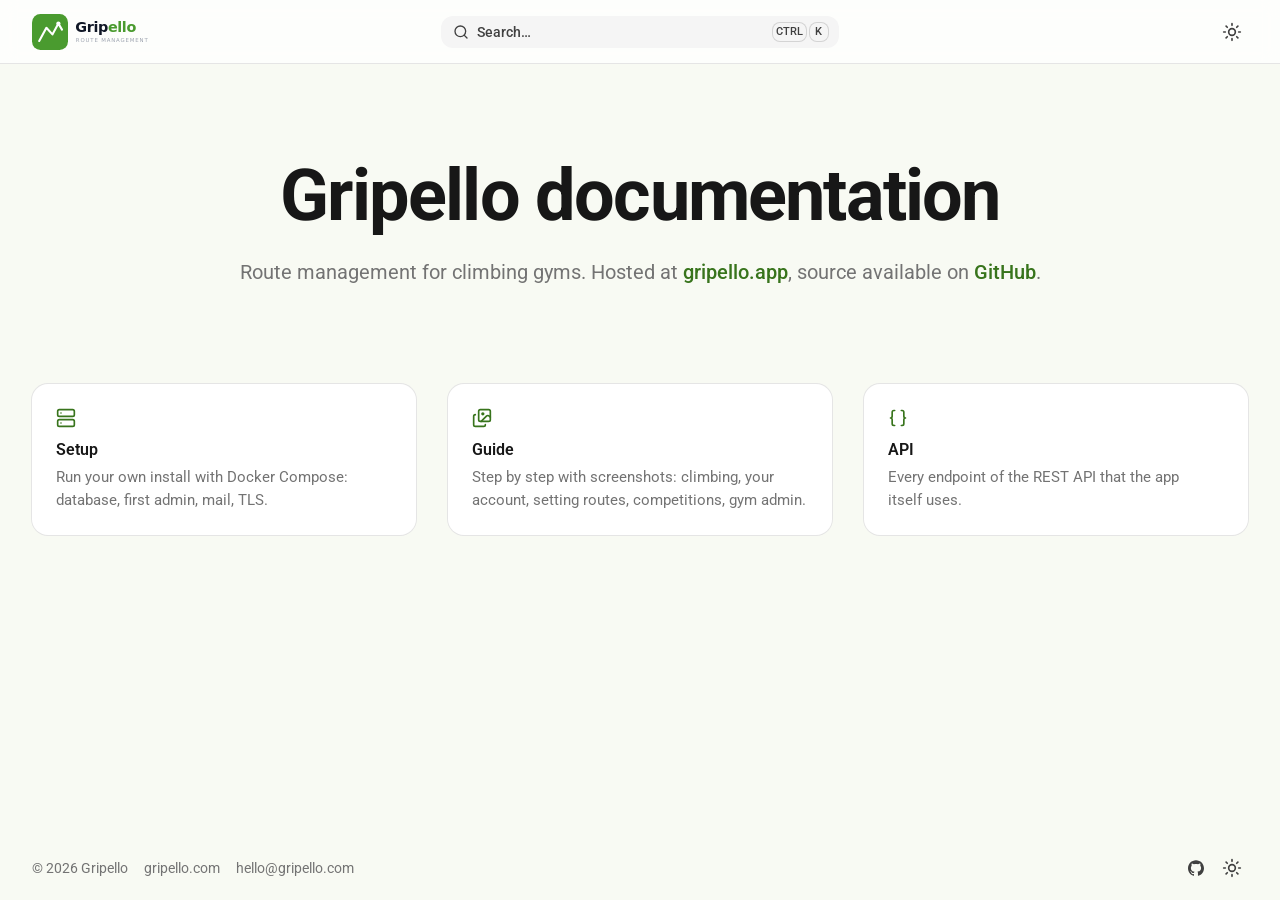
<file: index.html>
<!DOCTYPE html><html  lang="en" dir="ltr"><head><meta charset="utf-8"><meta name="viewport" content="width=device-width, initial-scale=1"><title>Setup, guide and API - Gripello Docs</title><script type="importmap">{"imports":{"#entry":"/_nuxt/DOtg-4wA.js"}}</script><script data-hid="ui-kbd-macos">/Macintosh;/.test(navigator.userAgent)&&document.documentElement.classList.add('ui-macos')</script><style id="nuxt-ui-colors">@layer theme {
  :root, :host {
  --ui-color-primary-50: var(--color-green-50, oklch(98.2% 0.018 155.826));
  --ui-color-primary-100: var(--color-green-100, oklch(96.2% 0.044 156.743));
  --ui-color-primary-200: var(--color-green-200, oklch(92.5% 0.084 155.995));
  --ui-color-primary-300: var(--color-green-300, oklch(87.1% 0.15 154.449));
  --ui-color-primary-400: var(--color-green-400, oklch(79.2% 0.209 151.711));
  --ui-color-primary-500: var(--color-green-500, oklch(72.3% 0.219 149.579));
  --ui-color-primary-600: var(--color-green-600, oklch(62.7% 0.194 149.214));
  --ui-color-primary-700: var(--color-green-700, oklch(52.7% 0.154 150.069));
  --ui-color-primary-800: var(--color-green-800, oklch(44.8% 0.119 151.328));
  --ui-color-primary-900: var(--color-green-900, oklch(39.3% 0.095 152.535));
  --ui-color-primary-950: var(--color-green-950, oklch(26.6% 0.065 152.934));
  --ui-color-secondary-50: var(--color-blue-50, oklch(97% 0.014 254.604));
  --ui-color-secondary-100: var(--color-blue-100, oklch(93.2% 0.032 255.585));
  --ui-color-secondary-200: var(--color-blue-200, oklch(88.2% 0.059 254.128));
  --ui-color-secondary-300: var(--color-blue-300, oklch(80.9% 0.105 251.813));
  --ui-color-secondary-400: var(--color-blue-400, oklch(70.7% 0.165 254.624));
  --ui-color-secondary-500: var(--color-blue-500, oklch(62.3% 0.214 259.815));
  --ui-color-secondary-600: var(--color-blue-600, oklch(54.6% 0.245 262.881));
  --ui-color-secondary-700: var(--color-blue-700, oklch(48.8% 0.243 264.376));
  --ui-color-secondary-800: var(--color-blue-800, oklch(42.4% 0.199 265.638));
  --ui-color-secondary-900: var(--color-blue-900, oklch(37.9% 0.146 265.522));
  --ui-color-secondary-950: var(--color-blue-950, oklch(28.2% 0.091 267.935));
  --ui-color-success-50: var(--color-green-50, oklch(98.2% 0.018 155.826));
  --ui-color-success-100: var(--color-green-100, oklch(96.2% 0.044 156.743));
  --ui-color-success-200: var(--color-green-200, oklch(92.5% 0.084 155.995));
  --ui-color-success-300: var(--color-green-300, oklch(87.1% 0.15 154.449));
  --ui-color-success-400: var(--color-green-400, oklch(79.2% 0.209 151.711));
  --ui-color-success-500: var(--color-green-500, oklch(72.3% 0.219 149.579));
  --ui-color-success-600: var(--color-green-600, oklch(62.7% 0.194 149.214));
  --ui-color-success-700: var(--color-green-700, oklch(52.7% 0.154 150.069));
  --ui-color-success-800: var(--color-green-800, oklch(44.8% 0.119 151.328));
  --ui-color-success-900: var(--color-green-900, oklch(39.3% 0.095 152.535));
  --ui-color-success-950: var(--color-green-950, oklch(26.6% 0.065 152.934));
  --ui-color-info-50: var(--color-blue-50, oklch(97% 0.014 254.604));
  --ui-color-info-100: var(--color-blue-100, oklch(93.2% 0.032 255.585));
  --ui-color-info-200: var(--color-blue-200, oklch(88.2% 0.059 254.128));
  --ui-color-info-300: var(--color-blue-300, oklch(80.9% 0.105 251.813));
  --ui-color-info-400: var(--color-blue-400, oklch(70.7% 0.165 254.624));
  --ui-color-info-500: var(--color-blue-500, oklch(62.3% 0.214 259.815));
  --ui-color-info-600: var(--color-blue-600, oklch(54.6% 0.245 262.881));
  --ui-color-info-700: var(--color-blue-700, oklch(48.8% 0.243 264.376));
  --ui-color-info-800: var(--color-blue-800, oklch(42.4% 0.199 265.638));
  --ui-color-info-900: var(--color-blue-900, oklch(37.9% 0.146 265.522));
  --ui-color-info-950: var(--color-blue-950, oklch(28.2% 0.091 267.935));
  --ui-color-warning-50: var(--color-yellow-50, oklch(98.7% 0.026 102.212));
  --ui-color-warning-100: var(--color-yellow-100, oklch(97.3% 0.071 103.193));
  --ui-color-warning-200: var(--color-yellow-200, oklch(94.5% 0.129 101.54));
  --ui-color-warning-300: var(--color-yellow-300, oklch(90.5% 0.182 98.111));
  --ui-color-warning-400: var(--color-yellow-400, oklch(85.2% 0.199 91.936));
  --ui-color-warning-500: var(--color-yellow-500, oklch(79.5% 0.184 86.047));
  --ui-color-warning-600: var(--color-yellow-600, oklch(68.1% 0.162 75.834));
  --ui-color-warning-700: var(--color-yellow-700, oklch(55.4% 0.135 66.442));
  --ui-color-warning-800: var(--color-yellow-800, oklch(47.6% 0.114 61.907));
  --ui-color-warning-900: var(--color-yellow-900, oklch(42.1% 0.095 57.708));
  --ui-color-warning-950: var(--color-yellow-950, oklch(28.6% 0.066 53.813));
  --ui-color-error-50: var(--color-red-50, oklch(97.1% 0.013 17.38));
  --ui-color-error-100: var(--color-red-100, oklch(93.6% 0.032 17.717));
  --ui-color-error-200: var(--color-red-200, oklch(88.5% 0.062 18.334));
  --ui-color-error-300: var(--color-red-300, oklch(80.8% 0.114 19.571));
  --ui-color-error-400: var(--color-red-400, oklch(70.4% 0.191 22.216));
  --ui-color-error-500: var(--color-red-500, oklch(63.7% 0.237 25.331));
  --ui-color-error-600: var(--color-red-600, oklch(57.7% 0.245 27.325));
  --ui-color-error-700: var(--color-red-700, oklch(50.5% 0.213 27.518));
  --ui-color-error-800: var(--color-red-800, oklch(44.4% 0.177 26.899));
  --ui-color-error-900: var(--color-red-900, oklch(39.6% 0.141 25.723));
  --ui-color-error-950: var(--color-red-950, oklch(25.8% 0.092 26.042));
  --ui-color-neutral-50: var(--color-old-neutral-50, oklch(98.5% 0 none));
  --ui-color-neutral-100: var(--color-old-neutral-100, oklch(97% 0 none));
  --ui-color-neutral-200: var(--color-old-neutral-200, oklch(92.2% 0 none));
  --ui-color-neutral-300: var(--color-old-neutral-300, oklch(87% 0 none));
  --ui-color-neutral-400: var(--color-old-neutral-400, oklch(70.8% 0 none));
  --ui-color-neutral-500: var(--color-old-neutral-500, oklch(55.6% 0 none));
  --ui-color-neutral-600: var(--color-old-neutral-600, oklch(43.9% 0 none));
  --ui-color-neutral-700: var(--color-old-neutral-700, oklch(37.1% 0 none));
  --ui-color-neutral-800: var(--color-old-neutral-800, oklch(26.9% 0 none));
  --ui-color-neutral-900: var(--color-old-neutral-900, oklch(20.5% 0 none));
  --ui-color-neutral-950: var(--color-old-neutral-950, oklch(14.5% 0 none));
  }
  :root, :host, .light {
  --ui-primary: var(--ui-color-primary-500);
  --ui-secondary: var(--ui-color-secondary-500);
  --ui-success: var(--ui-color-success-500);
  --ui-info: var(--ui-color-info-500);
  --ui-warning: var(--ui-color-warning-500);
  --ui-error: var(--ui-color-error-500);
  }
  .dark {
  --ui-primary: var(--ui-color-primary-400);
  --ui-secondary: var(--ui-color-secondary-400);
  --ui-success: var(--ui-color-success-400);
  --ui-info: var(--ui-color-info-400);
  --ui-warning: var(--ui-color-warning-400);
  --ui-error: var(--ui-color-error-400);
  }
}</style><style>@media (width>=1024px){.docus-sub-header{--ui-header-height:112px}}</style><link rel="stylesheet" href="/_nuxt/entry.BHWk5gE4.css" crossorigin><style>@layer base {:where(.i-lucide\:braces){display:inline-block;width:1em;height:1em;background-color:currentColor;-webkit-mask-image:var(--svg);mask-image:var(--svg);-webkit-mask-repeat:no-repeat;mask-repeat:no-repeat;-webkit-mask-size:100% 100%;mask-size:100% 100%;--svg:url("data:image/svg+xml,%3Csvg xmlns='http://www.w3.org/2000/svg' viewBox='0 0 24 24' width='24' height='24'%3E%3Cpath fill='none' stroke='black' stroke-linecap='round' stroke-linejoin='round' stroke-width='2' d='M8 3H7a2 2 0 0 0-2 2v5a2 2 0 0 1-2 2a2 2 0 0 1 2 2v5c0 1.1.9 2 2 2h1m8 0h1a2 2 0 0 0 2-2v-5c0-1.1.9-2 2-2a2 2 0 0 1-2-2V5a2 2 0 0 0-2-2h-1'/%3E%3C/svg%3E")}:where(.i-lucide\:images){display:inline-block;width:1em;height:1em;background-color:currentColor;-webkit-mask-image:var(--svg);mask-image:var(--svg);-webkit-mask-repeat:no-repeat;mask-repeat:no-repeat;-webkit-mask-size:100% 100%;mask-size:100% 100%;--svg:url("data:image/svg+xml,%3Csvg xmlns='http://www.w3.org/2000/svg' viewBox='0 0 24 24' width='24' height='24'%3E%3Cg fill='none' stroke='black' stroke-linecap='round' stroke-linejoin='round' stroke-width='2'%3E%3Cpath d='m22 11l-1.296-1.296a2.4 2.4 0 0 0-3.408 0L11 16'/%3E%3Cpath d='M4 8a2 2 0 0 0-2 2v10a2 2 0 0 0 2 2h10a2 2 0 0 0 2-2'/%3E%3Ccircle cx='13' cy='7' r='1' fill='black'/%3E%3Crect width='14' height='14' x='8' y='2' rx='2'/%3E%3C/g%3E%3C/svg%3E")}:where(.i-lucide\:moon){display:inline-block;width:1em;height:1em;background-color:currentColor;-webkit-mask-image:var(--svg);mask-image:var(--svg);-webkit-mask-repeat:no-repeat;mask-repeat:no-repeat;-webkit-mask-size:100% 100%;mask-size:100% 100%;--svg:url("data:image/svg+xml,%3Csvg xmlns='http://www.w3.org/2000/svg' viewBox='0 0 24 24' width='24' height='24'%3E%3Cpath fill='none' stroke='black' stroke-linecap='round' stroke-linejoin='round' stroke-width='2' d='M20.985 12.486a9 9 0 1 1-9.473-9.472c.405-.022.617.46.402.803a6 6 0 0 0 8.268 8.268c.344-.215.825-.004.803.401'/%3E%3C/svg%3E")}:where(.i-lucide\:search){display:inline-block;width:1em;height:1em;background-color:currentColor;-webkit-mask-image:var(--svg);mask-image:var(--svg);-webkit-mask-repeat:no-repeat;mask-repeat:no-repeat;-webkit-mask-size:100% 100%;mask-size:100% 100%;--svg:url("data:image/svg+xml,%3Csvg xmlns='http://www.w3.org/2000/svg' viewBox='0 0 24 24' width='24' height='24'%3E%3Cg fill='none' stroke='black' stroke-linecap='round' stroke-linejoin='round' stroke-width='2'%3E%3Cpath d='m21 21l-4.34-4.34'/%3E%3Ccircle cx='11' cy='11' r='8'/%3E%3C/g%3E%3C/svg%3E")}:where(.i-lucide\:server){display:inline-block;width:1em;height:1em;background-color:currentColor;-webkit-mask-image:var(--svg);mask-image:var(--svg);-webkit-mask-repeat:no-repeat;mask-repeat:no-repeat;-webkit-mask-size:100% 100%;mask-size:100% 100%;--svg:url("data:image/svg+xml,%3Csvg xmlns='http://www.w3.org/2000/svg' viewBox='0 0 24 24' width='24' height='24'%3E%3Cg fill='none' stroke='black' stroke-linecap='round' stroke-linejoin='round' stroke-width='2'%3E%3Crect width='20' height='8' x='2' y='2' rx='2' ry='2'/%3E%3Crect width='20' height='8' x='2' y='14' rx='2' ry='2'/%3E%3Cpath d='M6 6h.01M6 18h.01'/%3E%3C/g%3E%3C/svg%3E")}:where(.i-lucide\:sun){display:inline-block;width:1em;height:1em;background-color:currentColor;-webkit-mask-image:var(--svg);mask-image:var(--svg);-webkit-mask-repeat:no-repeat;mask-repeat:no-repeat;-webkit-mask-size:100% 100%;mask-size:100% 100%;--svg:url("data:image/svg+xml,%3Csvg xmlns='http://www.w3.org/2000/svg' viewBox='0 0 24 24' width='24' height='24'%3E%3Cg fill='none' stroke='black' stroke-linecap='round' stroke-linejoin='round' stroke-width='2'%3E%3Ccircle cx='12' cy='12' r='4'/%3E%3Cpath d='M12 2v2m0 16v2M4.93 4.93l1.41 1.41m11.32 11.32l1.41 1.41M2 12h2m16 0h2M6.34 17.66l-1.41 1.41M19.07 4.93l-1.41 1.41'/%3E%3C/g%3E%3C/svg%3E")}:where(.i-simple-icons\:github){display:inline-block;width:1em;height:1em;background-color:currentColor;-webkit-mask-image:var(--svg);mask-image:var(--svg);-webkit-mask-repeat:no-repeat;mask-repeat:no-repeat;-webkit-mask-size:100% 100%;mask-size:100% 100%;--svg:url("data:image/svg+xml,%3Csvg xmlns='http://www.w3.org/2000/svg' viewBox='0 0 24 24' width='24' height='24'%3E%3Cpath fill='black' d='M12 .297c-6.63 0-12 5.373-12 12c0 5.303 3.438 9.8 8.205 11.385c.6.113.82-.258.82-.577c0-.285-.01-1.04-.015-2.04c-3.338.724-4.042-1.61-4.042-1.61C4.422 18.07 3.633 17.7 3.633 17.7c-1.087-.744.084-.729.084-.729c1.205.084 1.838 1.236 1.838 1.236c1.07 1.835 2.809 1.305 3.495.998c.108-.776.417-1.305.76-1.605c-2.665-.3-5.466-1.332-5.466-5.93c0-1.31.465-2.38 1.235-3.22c-.135-.303-.54-1.523.105-3.176c0 0 1.005-.322 3.3 1.23c.96-.267 1.98-.399 3-.405c1.02.006 2.04.138 3 .405c2.28-1.552 3.285-1.23 3.285-1.23c.645 1.653.24 2.873.12 3.176c.765.84 1.23 1.91 1.23 3.22c0 4.61-2.805 5.625-5.475 5.92c.42.36.81 1.096.81 2.22c0 1.606-.015 2.896-.015 3.286c0 .315.21.69.825.57C20.565 22.092 24 17.592 24 12.297c0-6.627-5.373-12-12-12'/%3E%3C/svg%3E")}}</style><link rel="preload" as="fetch" crossorigin="anonymous" href="/_payload.json?_b=1859aa66-6e9c-4480-9c5b-5d3562c164d2"><link rel="modulepreload" as="script" crossorigin href="/_nuxt/DOtg-4wA.js"><link rel="modulepreload" as="script" crossorigin href="/_nuxt/CrnkIQ2P.js"><link rel="modulepreload" as="script" crossorigin href="/_nuxt/COlnRzsE.js"><link rel="modulepreload" as="script" crossorigin href="/_nuxt/JzX3PgE_.js"><link rel="modulepreload" as="script" crossorigin href="/_nuxt/C5Q-TMS8.js"><link rel="modulepreload" as="script" crossorigin href="/_nuxt/CH-Kopkc.js"><link rel="modulepreload" as="script" crossorigin href="/_nuxt/BW3xJdEx.js"><link rel="modulepreload" as="script" crossorigin href="/_nuxt/BnDTbt6S.js"><link rel="modulepreload" as="script" crossorigin href="/_nuxt/B3QO-XfH.js"><link rel="modulepreload" as="script" crossorigin href="/_nuxt/DGB3O9jL.js"><link rel="modulepreload" as="script" crossorigin href="/_nuxt/iMYtk8YK.js"><link rel="modulepreload" as="script" crossorigin href="/_nuxt/BnBw5x8r.js"><link rel="modulepreload" as="script" crossorigin href="/_nuxt/CRzLMJPS.js"><link rel="modulepreload" as="script" crossorigin href="/_nuxt/B26sHK9Y.js"><link rel="modulepreload" as="script" crossorigin href="/_nuxt/D3jNjEhs.js"><link rel="modulepreload" as="script" crossorigin href="/_nuxt/CZKh-21j.js"><link rel="modulepreload" as="script" crossorigin href="/_nuxt/9ff7tocg.js"><link rel="modulepreload" as="script" crossorigin href="/_nuxt/D9zlBXE7.js"><link rel="modulepreload" as="script" crossorigin href="/_nuxt/Dt1vyuVa.js"><link rel="modulepreload" as="script" crossorigin href="/_nuxt/B-Lpnccl.js"><link rel="modulepreload" as="script" crossorigin href="/_nuxt/fl-HDN4K.js"><link rel="modulepreload" as="script" crossorigin href="/_nuxt/C-giRA4D.js"><link rel="modulepreload" as="script" crossorigin href="/_nuxt/B5ezq7Js.js"><link rel="modulepreload" as="script" crossorigin href="/_nuxt/Buwos42G.js"><link rel="modulepreload" as="script" crossorigin href="/_nuxt/Ob7TwdTF.js"><link rel="modulepreload" as="script" crossorigin href="/_nuxt/Jjt6gQjS.js"><link rel="modulepreload" as="script" crossorigin href="/_nuxt/ButnCTRO.js"><link rel="modulepreload" as="script" crossorigin href="/_nuxt/DoaTxq2X.js"><link rel="modulepreload" as="script" crossorigin href="/_nuxt/C9uYwxXv.js"><link rel="modulepreload" as="script" crossorigin href="/_nuxt/HJZ0Lrab.js"><link rel="modulepreload" as="script" crossorigin href="/_nuxt/DIVzDQWU.js"><link rel="modulepreload" as="script" crossorigin href="/_nuxt/BU0yoZ_A.js"><link rel="modulepreload" as="script" crossorigin href="/_nuxt/BDgPoOGI.js"><link rel="modulepreload" as="script" crossorigin href="/_nuxt/CULEe8KY.js"><link rel="modulepreload" as="script" crossorigin href="/_nuxt/BY4X7Etp.js"><link rel="modulepreload" as="script" crossorigin href="/_nuxt/Ly2VzkMB.js"><link rel="modulepreload" as="script" crossorigin href="/_nuxt/93AlAkQM.js"><link rel="modulepreload" as="script" crossorigin href="/_nuxt/C9SIl4Wx.js"><link rel="modulepreload" as="script" crossorigin href="/_nuxt/BHZGoqka.js"><link rel="modulepreload" as="script" crossorigin href="/_nuxt/Dm9tEfUZ.js"><link rel="modulepreload" as="script" crossorigin href="/_nuxt/DWEoD8ZB.js"><link rel="modulepreload" as="script" crossorigin href="/_nuxt/Bng2rRDf.js"><link rel="modulepreload" as="script" crossorigin href="/_nuxt/CFNBzR5c.js"><link rel="modulepreload" as="script" crossorigin href="/_nuxt/DhtaD9_m.js"><link rel="modulepreload" as="script" crossorigin href="/_nuxt/Blx4YTsr.js"><link rel="modulepreload" as="script" crossorigin href="/_nuxt/LczgkNfS.js"><link rel="modulepreload" as="script" crossorigin href="/_nuxt/ByK4gNnM.js"><link rel="modulepreload" as="script" crossorigin href="/_nuxt/BiOgYlwN.js"><link rel="modulepreload" as="script" crossorigin href="/_nuxt/Dlc9DRtA.js"><link rel="modulepreload" as="script" crossorigin href="/_nuxt/DzQGYy8z.js"><link rel="modulepreload" as="script" crossorigin href="/_nuxt/CSUjsW3l.js"><link rel="modulepreload" as="script" crossorigin href="/_nuxt/DHihWhf5.js"><link rel="modulepreload" as="script" crossorigin href="/_nuxt/DQCLPyYY.js"><link rel="modulepreload" as="script" crossorigin href="/_nuxt/BbLxOQa8.js"><link rel="modulepreload" as="script" crossorigin href="/_nuxt/DGfK9SVQ.js"><link rel="modulepreload" as="script" crossorigin href="/_nuxt/DrTINZOk.js"><link rel="modulepreload" as="script" crossorigin href="/_nuxt/BiRbc5w5.js"><link rel="modulepreload" as="script" crossorigin href="/_nuxt/BB6NaRqv.js"><link rel="modulepreload" as="script" crossorigin href="/_nuxt/DOVquImQ.js"><link rel="modulepreload" as="script" crossorigin href="/_nuxt/C96kSWqP.js"><link rel="modulepreload" as="script" crossorigin href="/_nuxt/YtvR9dlY.js"><link rel="modulepreload" as="script" crossorigin href="/_nuxt/zpp5XNj8.js"><link rel="modulepreload" as="script" crossorigin href="/_nuxt/Btdg1k1A.js"><script type="module" src="/_nuxt/DOtg-4wA.js" crossorigin></script><link rel="prefetch" as="script" crossorigin href="/_nuxt/BHWjSWO2.js"><link rel="prefetch" as="script" crossorigin href="/_nuxt/CJ80Q6zU.js"><link rel="prefetch" as="script" crossorigin href="/_nuxt/CaYfVIq5.js"><link rel="prefetch" as="script" crossorigin href="/_nuxt/Dfw7zRzk.js"><link rel="prefetch" as="script" crossorigin href="/_nuxt/Dl4hthbe.js"><link rel="prefetch" as="script" crossorigin href="/_nuxt/c0fIABh6.js"><link rel="prefetch" as="script" crossorigin href="/_nuxt/oDcWNZ6i.js"><link rel="prefetch" as="script" crossorigin href="/_nuxt/DpWev39O.js"><link rel="prefetch" as="script" crossorigin href="/_nuxt/004yip3W.js"><link rel="prefetch" as="script" crossorigin href="/_nuxt/lXm2UH6-.js"><link rel="prefetch" as="script" crossorigin href="/_nuxt/zHU-kgrs.js"><link rel="prefetch" as="script" crossorigin href="/_nuxt/MpRDfc8Q.js"><link rel="prefetch" as="script" crossorigin href="/_nuxt/DmZqGdZy.js"><link rel="prefetch" as="script" crossorigin href="/_nuxt/qPBQJZ6U.js"><link rel="prefetch" as="script" crossorigin href="/_nuxt/BL3JT9v4.js"><link rel="prefetch" as="script" crossorigin href="/_nuxt/JxFRJ3KH.js"><link rel="prefetch" as="script" crossorigin href="/_nuxt/BTpNYTj4.js"><link rel="prefetch" as="script" crossorigin href="/_nuxt/CRcR5kk-.js"><link rel="prefetch" as="script" crossorigin href="/_nuxt/CL3HjiT_.js"><link rel="prefetch" as="script" crossorigin href="/_nuxt/D9brmktt.js"><link rel="prefetch" as="script" crossorigin href="/_nuxt/CLtsa_KB.js"><link rel="prefetch" as="script" crossorigin href="/_nuxt/BdNJyn4A.js"><link rel="prefetch" as="script" crossorigin href="/_nuxt/Zw5vK1_W.js"><link rel="prefetch" as="script" crossorigin href="/_nuxt/Dygsog1d.js"><link rel="prefetch" as="script" crossorigin href="/_nuxt/DOBhjnAh.js"><link rel="prefetch" as="script" crossorigin href="/_nuxt/B7T6SXfx.js"><link rel="prefetch" as="script" crossorigin href="/_nuxt/DwSA0h4F.js"><link rel="prefetch" as="script" crossorigin href="/_nuxt/DSSklukQ.js"><link rel="prefetch" as="script" crossorigin href="/_nuxt/DKRWKjSc.js"><link rel="prefetch" as="script" crossorigin href="/_nuxt/D0VBsg2C.js"><link rel="prefetch" as="script" crossorigin href="/_nuxt/DDWQbIcC.js"><link rel="prefetch" as="script" crossorigin href="/_nuxt/CVQvfMWY.js"><link rel="prefetch" as="script" crossorigin href="/_nuxt/ByFT8dFC.js"><link rel="prefetch" as="script" crossorigin href="/_nuxt/CT6YvlYF.js"><link rel="prefetch" as="script" crossorigin href="/_nuxt/B_Ad7xoh.js"><link rel="prefetch" as="script" crossorigin href="/_nuxt/Ck6EwP4_.js"><link rel="prefetch" as="script" crossorigin href="/_nuxt/CYvSmbro.js"><link rel="prefetch" as="script" crossorigin href="/_nuxt/DPXP1N3a.js"><link rel="prefetch" as="script" crossorigin href="/_nuxt/Cj1jCuWD.js"><link rel="prefetch" as="script" crossorigin href="/_nuxt/C1ROHo7h.js"><link rel="prefetch" as="script" crossorigin href="/_nuxt/DWrYlMQQ.js"><link rel="prefetch" as="script" crossorigin href="/_nuxt/CiHUatg_.js"><link rel="prefetch" as="script" crossorigin href="/_nuxt/DLk_u9JP.js"><link rel="prefetch" as="script" crossorigin href="/_nuxt/CEoEnwst.js"><link rel="prefetch" as="script" crossorigin href="/_nuxt/DhSPeYiQ.js"><link rel="prefetch" as="script" crossorigin href="/_nuxt/CmY0Lz5B.js"><link rel="prefetch" as="script" crossorigin href="/_nuxt/D9MatVSs.js"><link rel="prefetch" as="script" crossorigin href="/_nuxt/3-s0tMeE.js"><link rel="prefetch" as="script" crossorigin href="/_nuxt/CSUmlgty.js"><link rel="prefetch" as="script" crossorigin href="/_nuxt/BFsBml3w.js"><link rel="prefetch" as="script" crossorigin href="/_nuxt/CssHGIHk.js"><link rel="prefetch" as="script" crossorigin href="/_nuxt/Dy6yP6Ib.js"><link rel="prefetch" as="script" crossorigin href="/_nuxt/Bq-8DTiF.js"><link rel="prefetch" as="script" crossorigin href="/_nuxt/voyWwacD.js"><link rel="prefetch" as="script" crossorigin href="/_nuxt/CY8Jowkf.js"><link rel="prefetch" as="script" crossorigin href="/_nuxt/CJYIfuPh.js"><link rel="prefetch" as="script" crossorigin href="/_nuxt/QDHW17ik.js"><link rel="prefetch" as="script" crossorigin href="/_nuxt/CKQharsZ.js"><link rel="prefetch" as="script" crossorigin href="/_nuxt/ChGzsrHM.js"><link rel="prefetch" as="script" crossorigin href="/_nuxt/CUGxagPN.js"><link rel="prefetch" as="script" crossorigin href="/_nuxt/DpJd2pPp.js"><link rel="prefetch" as="script" crossorigin href="/_nuxt/CP7CbMcG.js"><link rel="prefetch" as="script" crossorigin href="/_nuxt/BNvWxeaW.js"><link rel="prefetch" as="script" crossorigin href="/_nuxt/DC0u6BiL.js"><link rel="prefetch" as="script" crossorigin href="/_nuxt/BAp6K1AN.js"><link rel="prefetch" as="script" crossorigin href="/_nuxt/BP7iiU5b.js"><link rel="prefetch" as="script" crossorigin href="/_nuxt/DrlILdyu.js"><link rel="prefetch" as="script" crossorigin href="/_nuxt/DcY_7ayY.js"><link rel="prefetch" as="script" crossorigin href="/_nuxt/B_8X4bsE.js"><link rel="prefetch" as="script" crossorigin href="/_nuxt/2L_A8OSj.js"><link rel="prefetch" as="script" crossorigin href="/_nuxt/CX7wZ2Wp.js"><link rel="prefetch" as="script" crossorigin href="/_nuxt/DluX0uHf.js"><link rel="prefetch" as="script" crossorigin href="/_nuxt/DxpUXyeY.js"><link rel="prefetch" as="script" crossorigin href="/_nuxt/BMXo37YY.js"><link rel="prefetch" as="script" crossorigin href="/_nuxt/DnCggU4m.js"><link rel="prefetch" as="script" crossorigin href="/_nuxt/CLCql9b0.js"><link rel="prefetch" as="script" crossorigin href="/_nuxt/4IA8Fafp.js"><link rel="prefetch" as="script" crossorigin href="/_nuxt/DkWgZc5X.js"><link rel="prefetch" as="script" crossorigin href="/_nuxt/BgS4qDlF.js"><link rel="prefetch" as="script" crossorigin href="/_nuxt/CJnqkW_e.js"><link rel="prefetch" as="script" crossorigin href="/_nuxt/8oXjntdI.js"><link rel="prefetch" as="script" crossorigin href="/_nuxt/C4IiLdJj.js"><link rel="prefetch" as="script" crossorigin href="/_nuxt/qqT5m4X7.js"><link rel="prefetch" as="script" crossorigin href="/_nuxt/ME_0QlJx.js"><link rel="prefetch" as="script" crossorigin href="/_nuxt/CxR-WgJR.js"><link rel="prefetch" as="script" crossorigin href="/_nuxt/B81SfRrS.js"><link rel="prefetch" as="script" crossorigin href="/_nuxt/BYXDfh6c.js"><link rel="prefetch" as="script" crossorigin href="/_nuxt/Be--pjow.js"><link rel="prefetch" as="script" crossorigin href="/_nuxt/xaelGX2t.js"><link rel="prefetch" as="script" crossorigin href="/_nuxt/CWp-Qsq6.js"><link rel="prefetch" as="script" crossorigin href="/_nuxt/JxW_K25f.js"><link rel="prefetch" as="script" crossorigin href="/_nuxt/BkJurMDp.js"><link rel="prefetch" as="script" crossorigin href="/_nuxt/8vg8YThm.js"><link rel="prefetch" as="script" crossorigin href="/_nuxt/CFfqys0l.js"><link rel="prefetch" as="script" crossorigin href="/_nuxt/Xirt7_v6.js"><link rel="prefetch" as="script" crossorigin href="/_nuxt/Cw0iOhOE.js"><link rel="prefetch" as="script" crossorigin href="/_nuxt/DuuRAw0L.js"><link rel="prefetch" as="script" crossorigin href="/_nuxt/B3nyt8GX.js"><link rel="prefetch" as="script" crossorigin href="/_nuxt/Dgjmty44.js"><link rel="prefetch" as="script" crossorigin href="/_nuxt/DHI5-Emg.js"><link rel="prefetch" as="script" crossorigin href="/_nuxt/Bl-484Ba.js"><link rel="prefetch" as="script" crossorigin href="/_nuxt/DmnkJ3aV.js"><link rel="prefetch" as="script" crossorigin href="/_nuxt/CwdIM6Ws.js"><link rel="prefetch" as="script" crossorigin href="/_nuxt/e6ydd7n3.js"><link rel="prefetch" as="script" crossorigin href="/_nuxt/CChubtID.js"><link rel="prefetch" as="script" crossorigin href="/_nuxt/4NeWhKBq.js"><link rel="prefetch" as="script" crossorigin href="/_nuxt/DK7-xb5P.js"><link rel="prefetch" as="script" crossorigin href="/_nuxt/JyGXrVJ_.js"><link rel="prefetch" as="script" crossorigin href="/_nuxt/C1p8wNVC.js"><link rel="prefetch" as="script" crossorigin href="/_nuxt/Djt2dsao.js"><link rel="prefetch" as="script" crossorigin href="/_nuxt/BjBUJaiC.js"><link rel="prefetch" as="script" crossorigin href="/_nuxt/DWPnAFKJ.js"><link rel="prefetch" as="script" crossorigin href="/_nuxt/DylGJO3E.js"><link rel="prefetch" as="script" crossorigin href="/_nuxt/CeRp9svB.js"><link rel="prefetch" as="script" crossorigin href="/_nuxt/2YQ9COyj.js"><link rel="prefetch" as="script" crossorigin href="/_nuxt/BncAzyCI.js"><link rel="prefetch" as="script" crossorigin href="/_nuxt/ZQV96EIV.js"><link rel="prefetch" as="script" crossorigin href="/_nuxt/BzPukQzP.js"><link rel="prefetch" as="script" crossorigin href="/_nuxt/aldt6FqP.js"><link rel="prefetch" as="script" crossorigin href="/_nuxt/DIa29g8_.js"><meta name="twitter:card" content="summary_large_image"><meta name="twitter:image" content="https://docs.gripello.com/_og/s/o_e2f0758d2d6388af.png"><meta property="og:image" content="https://docs.gripello.com/_og/s/o_e2f0758d2d6388af.png"><meta property="og:image:type" content="image/png"><meta property="og:image:width" content="1200"><meta property="og:image:height" content="600"><meta name="robots" content="index, follow, max-image-preview:large, max-snippet:-1, max-video-preview:-1"><link rel="icon" href="/favicon.ico"><meta name="description" content="Self-host Gripello, learn the app page by page and call its API."><meta property="og:site_name" content="Gripello Docs"><meta property="og:title" content="Setup, guide and API"><meta property="og:description" content="Self-host Gripello, learn the app page by page and call its API."><meta property="og:type" content="website"><meta property="og:url" content="https://docs.gripello.com"><link rel="canonical" href="https://docs.gripello.com"><link rel="alternate" type="text/markdown" href="https://docs.gripello.com/raw/index.md"><script>"use strict";(()=>{const o=window,e=document.documentElement,c=["dark","light"],s=getStorageValue("localStorage","nuxt-color-mode")||"system";let r=s==="system"?f():s;const l=e.getAttribute("data-color-mode-forced");l&&(r=l),i(r),o["__NUXT_COLOR_MODE__"]={preference:s,value:r,getColorScheme:f,addColorScheme:i,removeColorScheme:d};function i(t){const a=""+t+"",n="";e.classList?e.classList.add(a):e.className+=" "+a,n&&e.setAttribute("data-"+n,t)}function d(t){const a=""+t+"",n="";e.classList?e.classList.remove(a):e.className=e.className.replace(new RegExp(a,"g"),""),n&&e.removeAttribute("data-"+n)}function u(t){return o.matchMedia("(prefers-color-scheme"+t+")")}function f(){if(o.matchMedia&&u("").media!=="not all"){for(const t of c)if(u(":"+t).matches)return t}return"light"}})();function getStorageValue(o,e){switch(o){case"localStorage":try{return window.localStorage.getItem(e)}catch{return null}case"sessionStorage":try{return window.sessionStorage.getItem(e)}catch{return null}case"cookie":try{return getCookie(e)}catch{return null}default:return null}}function getCookie(o){const c=("; "+window.document.cookie).split("; "+o+"=");if(c.length===2){const s=c.pop();return s?s.split(";").shift():null}}</script></head><body><div id="__nuxt" class="isolate"><!--[--><!--[--><!--[--><!--[--><!--[--><div class="nuxt-loading-indicator" style="position:fixed;top:0;right:0;left:0;pointer-events:none;width:auto;height:3px;opacity:0;background:var(--ui-primary);background-size:0% auto;transform:scaleX(0%);transform-origin:left;transition:transform 0.1s, height 0.4s, opacity 0.4s;z-index:999999;"></div><div class="flex"><div class="flex-1 min-w-0"><!--[--><!----><!----><!----><header data-slot="root" class="bg-default/75 backdrop-blur-sm border-b border-default h-(--ui-header-height) sticky top-0 z-50"><!--[--><!--]--><div class="w-full max-w-(--ui-container) mx-auto px-4 sm:px-6 lg:px-8 flex items-center justify-between gap-3 h-full" data-slot="container"><!--[--><div data-slot="left" class="lg:flex-1 flex items-center gap-1.5"><!----><!--[--><a aria-current="page" href="/" class="router-link-active router-link-exact-active" aria-label="Gripello"><!--[--><!--[--><!--[--><!--[--><!--[--><!--]--><!--[--><img data-nuxt-img srcset="/_ipx/_/gripello-light.svg 1x, /_ipx/_/gripello-light.svg 2x" onerror="this.setAttribute(&#39;data-error&#39;, 1)" class="dark:hidden h-6 w-auto shrink-0 h-6 w-auto shrink-0 h-9" data-state="closed" style="webkit-touch-callout:none;pointer-events:auto;" alt="Gripello" src="/_ipx/_/gripello-light.svg"><img data-nuxt-img srcset="/_ipx/_/gripello-dark.svg 1x, /_ipx/_/gripello-dark.svg 2x" onerror="this.setAttribute(&#39;data-error&#39;, 1)" class="hidden dark:block h-6 w-auto shrink-0 h-6 w-auto shrink-0 h-9" data-state="closed" style="webkit-touch-callout:none;pointer-events:auto;" alt="Gripello" src="/_ipx/_/gripello-dark.svg"><!--]--><!--]--><!--[--><!----><!--v-if--><!--]--><!--]--><!--]--><!--]--></a><!--]--></div><div data-slot="center" class="hidden lg:flex flex-1"><!--[--><!--[--><!----><button type="button" data-slot="base" class="rounded-md font-medium inline-flex items-center disabled:cursor-not-allowed aria-disabled:cursor-not-allowed disabled:opacity-75 aria-disabled:opacity-75 transition-colors px-2.5 py-1.5 text-sm gap-1.5 text-default bg-elevated hover:bg-accented/75 active:bg-accented/75 outline-inverted/25 focus-visible:outline-3 disabled:bg-elevated aria-disabled:bg-elevated w-full"><!--[--><!--[--><span class="iconify i-lucide:search shrink-0 size-4 mx-0.5" aria-hidden="true" style="" data-slot="leadingIcon"></span><!--]--><!--[--><span data-slot="label" class="truncate">Search…</span><!--]--><!--[--><div data-slot="trailing" class="hidden lg:flex items-center gap-0.5 ms-auto"><!--[--><!--[--><kbd class="inline-flex items-center justify-center px-1 rounded-sm font-medium font-sans uppercase h-5 min-w-[20px] text-[11px] ring ring-inset ring-accented text-default bg-elevated"><!--[--><!--[--><span class="hidden in-[.ui-macos]:inline">⌘</span><span class="in-[.ui-macos]:hidden">Ctrl</span><!--]--><!--]--></kbd><kbd class="inline-flex items-center justify-center px-1 rounded-sm font-medium font-sans uppercase h-5 min-w-[20px] text-[11px] ring ring-inset ring-accented text-default bg-elevated"><!--[--><!--[-->k<!--]--><!--]--></kbd><!--]--><!--]--></div><!--]--><!--]--></button><!--]--><!--]--></div><div data-slot="right" class="flex items-center justify-end lg:flex-1 gap-1.5"><!--[--><div></div><!----><!----><!--[--><!----><button type="button" data-slot="base" aria-label="Search…" class="rounded-md font-medium inline-flex items-center disabled:cursor-not-allowed aria-disabled:cursor-not-allowed disabled:opacity-75 aria-disabled:opacity-75 transition-colors text-sm gap-1.5 text-default hover:bg-elevated active:bg-elevated outline-inverted/25 focus-visible:outline-3 hover:disabled:bg-transparent dark:hover:disabled:bg-transparent hover:aria-disabled:bg-transparent dark:hover:aria-disabled:bg-transparent p-1.5 lg:hidden"><!--[--><!--[--><span class="iconify i-lucide:search shrink-0 size-5" aria-hidden="true" style="" data-slot="leadingIcon"></span><!--]--><!--[--><span data-slot="label" class="truncate hidden">Search…</span><!--]--><!--[--><div data-slot="trailing" class="hidden items-center gap-0.5 ms-auto lg:hidden"><!--[--><!--[--><kbd class="inline-flex items-center justify-center px-1 rounded-sm font-medium font-sans uppercase h-5 min-w-[20px] text-[11px] ring ring-inset ring-accented text-default bg-elevated"><!--[--><!--[--><span class="hidden in-[.ui-macos]:inline">⌘</span><span class="in-[.ui-macos]:hidden">Ctrl</span><!--]--><!--]--></kbd><kbd class="inline-flex items-center justify-center px-1 rounded-sm font-medium font-sans uppercase h-5 min-w-[20px] text-[11px] ring ring-inset ring-accented text-default bg-elevated"><!--[--><!--[-->k<!--]--><!--]--></kbd><!--]--><!--]--></div><!--]--><!--]--></button><!--]--><!--[--><div class="h-8 w-8 animate-pulse bg-neutral-200 dark:bg-neutral-800 rounded-md"></div><!--]--><!----><!--]--><!--[--><button type="button" data-slot="base" aria-label="Open menu" class="rounded-md font-medium inline-flex items-center disabled:cursor-not-allowed aria-disabled:cursor-not-allowed disabled:opacity-75 aria-disabled:opacity-75 transition-colors text-xs gap-1.5 text-default hover:bg-elevated active:bg-elevated outline-inverted/25 focus-visible:outline-3 hover:disabled:bg-transparent dark:hover:disabled:bg-transparent hover:aria-disabled:bg-transparent dark:hover:aria-disabled:bg-transparent p-1.5 -me-1.5 lg:hidden"><!--[--><!--[--><!----><!--]--><!--[--><svg xmlns="http://www.w3.org/2000/svg" class="size-5" viewBox="0 0 24 24" fill="none" stroke="currentColor" stroke-width="2" stroke-linecap="round" stroke-linejoin="round"><line x1="4" y1="6" x2="20" y2="6" class="outline-none origin-center [transform-box:fill-box] transition-[translate,rotate,opacity] duration-400 ease-[cubic-bezier(0.34,1.36,0.64,1)]"></line><line x1="4" y1="12" x2="20" y2="12" class="outline-none origin-center [transform-box:fill-box] transition-[translate,rotate,opacity] duration-400 ease-[cubic-bezier(0.34,1.36,0.64,1)]"></line><line x1="4" y1="18" x2="20" y2="18" class="outline-none origin-center [transform-box:fill-box] transition-[translate,rotate,opacity] duration-400 ease-[cubic-bezier(0.34,1.36,0.64,1)]"></line></svg><!--]--><!--[--><!----><!--]--><!--]--></button><!--]--></div><!--]--></div><!--[--><!--]--></header><!----><!--]--><main class="min-h-[calc(100vh-var(--ui-header-height))]"><!--[--><!--[--><div><div data-orientation="vertical" data-slot="root" class="relative isolate"><!--[--><!--]--><div class="w-full max-w-(--ui-container) mx-auto px-4 sm:px-6 lg:px-8 flex flex-col lg:grid gap-16 sm:gap-y-24 py-16 sm:py-20 lg:py-24" data-slot="container"><!--[--><div data-slot="wrapper" class="text-center"><div data-slot="header" class=""><!--[--><!----><h1 data-slot="title" class="text-5xl sm:text-7xl text-pretty tracking-tight font-bold text-highlighted max-sm:hyphens-auto break-words"><!--[-->Gripello documentation<!--]--></h1><div data-slot="description" class="text-lg sm:text-xl/8 text-muted text-balance mt-6"><!--[-->Route management for climbing gyms. Hosted at <a href="https://gripello.app" rel="nofollow" class="text-primary border-b border-transparent hover:border-primary focus-visible:border-transparent font-medium focus-visible:rounded-xs outline-primary/25 focus-visible:outline-3 focus-visible:has-[&gt;code]:outline-0 has-[&gt;code]:border-b-0 [&amp;&gt;code]:border-dashed [&amp;&gt;code]:outline-primary/25 focus-visible:[&amp;&gt;code]:outline-3 hover:[&amp;&gt;code]:border-primary hover:[&amp;&gt;code]:text-primary focus-visible:[&amp;&gt;code]:border-primary focus-visible:[&amp;&gt;code]:text-primary transition-colors [&amp;&gt;code]:transition-colors"><!--[--><!--[--><!--[-->gripello.app<!--]--><!--]--><!--]--></a>, source available on <a href="https://github.com/gripello/gripello" rel="nofollow" class="text-primary border-b border-transparent hover:border-primary focus-visible:border-transparent font-medium focus-visible:rounded-xs outline-primary/25 focus-visible:outline-3 focus-visible:has-[&gt;code]:outline-0 has-[&gt;code]:border-b-0 [&amp;&gt;code]:border-dashed [&amp;&gt;code]:outline-primary/25 focus-visible:[&amp;&gt;code]:outline-3 hover:[&amp;&gt;code]:border-primary hover:[&amp;&gt;code]:text-primary focus-visible:[&amp;&gt;code]:border-primary focus-visible:[&amp;&gt;code]:text-primary transition-colors [&amp;&gt;code]:transition-colors"><!--[--><!--[--><!--[-->GitHub<!--]--><!--]--><!--]--></a>.<!--]--></div><!--]--></div><!----><!----></div><!--[--><div class="relative grid grid-cols-1 sm:grid-cols-2 lg:grid-cols-3 gap-8 text-left"><!--[--><div data-orientation="vertical" data-slot="root" class="relative flex rounded-lg bg-default ring ring-default outline-primary/25 has-[&gt;a:focus-visible]:outline-3 transition hover:bg-elevated/50 has-[&gt;a:focus-visible]:ring-primary" style=""><!----><div data-slot="container" class="relative flex flex-col flex-1 lg:grid gap-x-8 gap-y-4 p-4 sm:p-6"><div data-slot="wrapper" class="flex flex-col flex-1 items-start"><!----><div data-slot="leading" class="inline-flex items-center mb-2.5"><!--[--><span class="iconify i-lucide:server size-5 shrink-0 text-primary" aria-hidden="true" style="" data-slot="leadingIcon"></span><!--]--></div><div data-slot="body" class="flex-1"><!--[--><div data-slot="title" class="text-base text-pretty font-semibold text-highlighted"><!--[-->Setup<!--]--></div><div data-slot="description" class="text-[15px] text-pretty text-muted mt-1"><!--[-->Run your own install with Docker Compose: database, first admin, mail, TLS.<!--]--></div><!--]--></div><!----></div><!--[--><!--]--></div><a href="/setup" aria-label="Setup" class="focus:outline-none peer"><!--[--><!--[--><span class="absolute inset-0" aria-hidden="true"></span><!--]--><!--]--></a></div><div data-orientation="vertical" data-slot="root" class="relative flex rounded-lg bg-default ring ring-default outline-primary/25 has-[&gt;a:focus-visible]:outline-3 transition hover:bg-elevated/50 has-[&gt;a:focus-visible]:ring-primary" style=""><!----><div data-slot="container" class="relative flex flex-col flex-1 lg:grid gap-x-8 gap-y-4 p-4 sm:p-6"><div data-slot="wrapper" class="flex flex-col flex-1 items-start"><!----><div data-slot="leading" class="inline-flex items-center mb-2.5"><!--[--><span class="iconify i-lucide:images size-5 shrink-0 text-primary" aria-hidden="true" style="" data-slot="leadingIcon"></span><!--]--></div><div data-slot="body" class="flex-1"><!--[--><div data-slot="title" class="text-base text-pretty font-semibold text-highlighted"><!--[-->Guide<!--]--></div><div data-slot="description" class="text-[15px] text-pretty text-muted mt-1"><!--[-->Step by step with screenshots: climbing, your account, setting routes, competitions, gym admin.<!--]--></div><!--]--></div><!----></div><!--[--><!--]--></div><a href="/guide" aria-label="Guide" class="focus:outline-none peer"><!--[--><!--[--><span class="absolute inset-0" aria-hidden="true"></span><!--]--><!--]--></a></div><div data-orientation="vertical" data-slot="root" class="relative flex rounded-lg bg-default ring ring-default outline-primary/25 has-[&gt;a:focus-visible]:outline-3 transition hover:bg-elevated/50 has-[&gt;a:focus-visible]:ring-primary" style=""><!----><div data-slot="container" class="relative flex flex-col flex-1 lg:grid gap-x-8 gap-y-4 p-4 sm:p-6"><div data-slot="wrapper" class="flex flex-col flex-1 items-start"><!----><div data-slot="leading" class="inline-flex items-center mb-2.5"><!--[--><span class="iconify i-lucide:braces size-5 shrink-0 text-primary" aria-hidden="true" style="" data-slot="leadingIcon"></span><!--]--></div><div data-slot="body" class="flex-1"><!--[--><div data-slot="title" class="text-base text-pretty font-semibold text-highlighted"><!--[-->API<!--]--></div><div data-slot="description" class="text-[15px] text-pretty text-muted mt-1"><!--[-->Every endpoint of the REST API that the app itself uses.<!--]--></div><!--]--></div><!----></div><!--[--><!--]--></div><a href="/api" aria-label="API" class="focus:outline-none peer"><!--[--><!--[--><span class="absolute inset-0" aria-hidden="true"></span><!--]--><!--]--></a></div><!--]--></div><!--]--><!--]--></div><!--[--><!--]--></div></div><!--]--><!--]--></main><footer data-slot="root"><!----><div class="w-full max-w-(--ui-container) mx-auto px-4 sm:px-6 lg:px-8 py-8 lg:py-4 lg:flex lg:items-center lg:justify-between lg:gap-x-3" data-slot="container"><!--[--><div data-slot="right" class="lg:flex-1 flex items-center justify-center lg:justify-end gap-x-1.5 lg:order-3"><!--[--><!--[--><!--[--><a href="https://github.com/gripello/gripello" rel="noopener noreferrer" target="_blank" data-slot="base" aria-label="github social link" class="rounded-md font-medium inline-flex items-center disabled:cursor-not-allowed aria-disabled:cursor-not-allowed disabled:opacity-75 aria-disabled:opacity-75 transition-colors text-xs gap-1.5 text-default hover:bg-elevated active:bg-elevated outline-inverted/25 focus-visible:outline-3 hover:disabled:bg-transparent dark:hover:disabled:bg-transparent hover:aria-disabled:bg-transparent dark:hover:aria-disabled:bg-transparent p-1.5"><!--[--><!--[--><span class="iconify i-simple-icons:github shrink-0 size-4" aria-hidden="true" style="" data-slot="leadingIcon"></span><!--]--><!--[--><!----><!--]--><!--[--><!----><!--]--><!--]--></a><!--]--><button type="button" data-slot="base" aria-label="Switch to dark mode" class="rounded-md font-medium inline-flex items-center disabled:cursor-not-allowed aria-disabled:cursor-not-allowed disabled:opacity-75 aria-disabled:opacity-75 transition-colors text-sm gap-1.5 text-default hover:bg-elevated active:bg-elevated outline-inverted/25 focus-visible:outline-3 hover:disabled:bg-transparent dark:hover:disabled:bg-transparent hover:aria-disabled:bg-transparent dark:hover:aria-disabled:bg-transparent p-1.5"><!--[--><!--[--><span class="iconify i-lucide:moon shrink-0 size-5 hidden dark:inline-block" aria-hidden="true" style=""></span><span class="iconify i-lucide:sun shrink-0 size-5 dark:hidden" aria-hidden="true" style=""></span><!--]--><!--[--><!----><!--]--><!--[--><!----><!--]--><!--]--></button><!--]--><!--]--></div><div data-slot="center" class="mt-3 lg:mt-0 lg:order-2 flex items-center justify-center"><!--[--><!--]--></div><div data-slot="left" class="flex items-center justify-center lg:justify-start lg:flex-1 gap-x-1.5 mt-3 lg:mt-0 lg:order-1"><!--[--><div class="flex flex-wrap items-center gap-x-4 gap-y-1 text-sm text-muted"><span>© 2026 Gripello</span><a href="https://gripello.com" rel="noopener noreferrer" class="outline-primary/25 focus-visible:outline-3 rounded-md text-muted hover:text-default transition-colors"><!--[--><!--[-->gripello.com<!--]--><!--]--></a><a href="mailto:hello@gripello.com" rel="noopener noreferrer" class="outline-primary/25 focus-visible:outline-3 rounded-md text-muted hover:text-default transition-colors"><!--[--><!--[-->hello@gripello.com<!--]--><!--]--></a></div><!--]--></div><!--]--></div><!----></footer><span></span></div><!----></div><!--]--><!--]--><!--[--><!--]--><!--v-if--><!--]--><!--[--><!--]--><!--]--><!--]--></div><div id="teleports"></div><script>window.__NUXT_SITE_CONFIG__=(function(a){return {_priority:{env:-15,url:a,name:a},env:"production",name:"Gripello Docs",url:"https:\u002F\u002Fdocs.gripello.com"}}(-3))</script><script>window.__NUXT__={};window.__NUXT__.config={public:{docus:{version:"0.0.0",filteredLocales:[]},mcp:{route:"/mcp"},assistant:{enabled:false,apiPath:"/__docus__/assistant"},mdc:{components:{prose:true,map:{accordion:"ProseAccordion","accordion-item":"ProseAccordionItem",badge:"ProseBadge",callout:"ProseCallout",card:"ProseCard","card-group":"ProseCardGroup",caution:"ProseCaution","code-collapse":"ProseCodeCollapse","code-group":"ProseCodeGroup","code-icon":"ProseCodeIcon","code-preview":"ProseCodePreview","code-tree":"ProseCodeTree",collapsible:"ProseCollapsible",field:"ProseField","field-group":"ProseFieldGroup",icon:"ProseIcon",kbd:"ProseKbd",note:"ProseNote",prompt:"ProsePrompt",steps:"ProseSteps",tabs:"ProseTabs","tabs-item":"ProseTabsItem",tip:"ProseTip",warning:"ProseWarning"},customElements:[]},headings:{anchorLinks:{h1:false,h2:true,h3:true,h4:true,h5:false,h6:false}},highlight:{noApiRoute:true,theme:{light:"material-theme-lighter",default:"material-theme",dark:"material-theme-palenight"},shikiEngine:"javascript",langs:["bash","diff","json","js","ts","html","css","vue","shell","mdc","md","yaml"],highlighter:"shiki"}},content:{wsUrl:""},agentDiscovery:{siteUrl:"https://docs.gripello.com",siteName:"Gripello Docs",rawPrefix:"/raw",resources:[{href:"/.well-known/api-catalog",rel:"api-catalog",title:"API catalog: every service document this site publishes",type:"application/linkset+json"},{href:"/sitemap.xml",rel:"sitemap",title:"Sitemap (XML)",type:"application/xml"},{href:"/sitemap.md",rel:"sitemap",title:"Sitemap (Markdown): every page on the site",type:"text/markdown"},{href:"/.well-known/mcp/server-card.json",rel:"service-desc",title:"MCP server card: MCP endpoint at https://docs.gripello.com/mcp",type:"application/json"},{href:"/mcp",rel:"service",title:"MCP endpoint (streamable HTTP)"},{href:"/llms.txt",rel:"describedby",title:"llms.txt: index of the documentation for LLMs",type:"text/plain"},{href:"/llms-full.txt",rel:"describedby",title:"llms-full.txt: the full documentation as a single file",type:"text/plain"},{href:"/openapi.json",rel:"service-desc",title:"OpenAPI document: every route this site serves to agents",type:"application/vnd.oai.openapi+json"}]},"nuxt-robots":{version:"6.2.4",isNuxtContentV2:false,debug:false,credits:true,groups:[{userAgent:["*"],allow:["/"],disallow:[],contentUsage:[],contentSignal:["search=yes, ai-train=yes, ai-input=yes"],_indexable:true,_rules:[{pattern:"/",allow:true}],_normalized:true},{userAgent:["ClaudeBot"],allow:["/"],disallow:[],comment:[],contentUsage:[],contentSignal:[],_indexable:true,_rules:[{pattern:"/",allow:true}],_normalized:true},{userAgent:["Claude-User"],allow:["/"],disallow:[],comment:[],contentUsage:[],contentSignal:[],_indexable:true,_rules:[{pattern:"/",allow:true}],_normalized:true},{userAgent:["Claude-SearchBot"],allow:["/"],disallow:[],comment:[],contentUsage:[],contentSignal:[],_indexable:true,_rules:[{pattern:"/",allow:true}],_normalized:true},{userAgent:["Claude-Web"],allow:["/"],disallow:[],comment:[],contentUsage:[],contentSignal:[],_indexable:true,_rules:[{pattern:"/",allow:true}],_normalized:true},{userAgent:["anthropic-ai"],allow:["/"],disallow:[],comment:[],contentUsage:[],contentSignal:[],_indexable:true,_rules:[{pattern:"/",allow:true}],_normalized:true},{userAgent:["GPTBot"],allow:["/"],disallow:[],comment:[],contentUsage:[],contentSignal:[],_indexable:true,_rules:[{pattern:"/",allow:true}],_normalized:true},{userAgent:["ChatGPT-User"],allow:["/"],disallow:[],comment:[],contentUsage:[],contentSignal:[],_indexable:true,_rules:[{pattern:"/",allow:true}],_normalized:true},{userAgent:["OAI-SearchBot"],allow:["/"],disallow:[],comment:[],contentUsage:[],contentSignal:[],_indexable:true,_rules:[{pattern:"/",allow:true}],_normalized:true},{userAgent:["Google-Extended"],allow:["/"],disallow:[],comment:[],contentUsage:[],contentSignal:[],_indexable:true,_rules:[{pattern:"/",allow:true}],_normalized:true},{userAgent:["Google-CloudVertexBot"],allow:["/"],disallow:[],comment:[],contentUsage:[],contentSignal:[],_indexable:true,_rules:[{pattern:"/",allow:true}],_normalized:true},{userAgent:["Meta-ExternalAgent"],allow:["/"],disallow:[],comment:[],contentUsage:[],contentSignal:[],_indexable:true,_rules:[{pattern:"/",allow:true}],_normalized:true},{userAgent:["Meta-ExternalFetcher"],allow:["/"],disallow:[],comment:[],contentUsage:[],contentSignal:[],_indexable:true,_rules:[{pattern:"/",allow:true}],_normalized:true},{userAgent:["PerplexityBot"],allow:["/"],disallow:[],comment:[],contentUsage:[],contentSignal:[],_indexable:true,_rules:[{pattern:"/",allow:true}],_normalized:true},{userAgent:["Perplexity-User"],allow:["/"],disallow:[],comment:[],contentUsage:[],contentSignal:[],_indexable:true,_rules:[{pattern:"/",allow:true}],_normalized:true},{userAgent:["MistralAI-User"],allow:["/"],disallow:[],comment:[],contentUsage:[],contentSignal:[],_indexable:true,_rules:[{pattern:"/",allow:true}],_normalized:true},{userAgent:["DuckAssistBot"],allow:["/"],disallow:[],comment:[],contentUsage:[],contentSignal:[],_indexable:true,_rules:[{pattern:"/",allow:true}],_normalized:true},{userAgent:["YouBot"],allow:["/"],disallow:[],comment:[],contentUsage:[],contentSignal:[],_indexable:true,_rules:[{pattern:"/",allow:true}],_normalized:true},{userAgent:["DeepSeekBot"],allow:["/"],disallow:[],comment:[],contentUsage:[],contentSignal:[],_indexable:true,_rules:[{pattern:"/",allow:true}],_normalized:true},{userAgent:["Amazonbot"],allow:["/"],disallow:[],comment:[],contentUsage:[],contentSignal:[],_indexable:true,_rules:[{pattern:"/",allow:true}],_normalized:true},{userAgent:["cohere-ai"],allow:["/"],disallow:[],comment:[],contentUsage:[],contentSignal:[],_indexable:true,_rules:[{pattern:"/",allow:true}],_normalized:true},{userAgent:["AI2Bot"],allow:["/"],disallow:[],comment:[],contentUsage:[],contentSignal:[],_indexable:true,_rules:[{pattern:"/",allow:true}],_normalized:true},{userAgent:["Applebot-Extended"],allow:["/"],disallow:[],comment:[],contentUsage:[],contentSignal:[],_indexable:true,_rules:[{pattern:"/",allow:true}],_normalized:true},{userAgent:["Bytespider"],allow:["/"],disallow:[],comment:[],contentUsage:[],contentSignal:[],_indexable:true,_rules:[{pattern:"/",allow:true}],_normalized:true},{userAgent:["CCBot"],allow:["/"],disallow:[],comment:[],contentUsage:[],contentSignal:[],_indexable:true,_rules:[{pattern:"/",allow:true}],_normalized:true},{userAgent:["Diffbot"],allow:["/"],disallow:[],comment:[],contentUsage:[],contentSignal:[],_indexable:true,_rules:[{pattern:"/",allow:true}],_normalized:true},{userAgent:["FirecrawlAgent"],allow:["/"],disallow:[],comment:[],contentUsage:[],contentSignal:[],_indexable:true,_rules:[{pattern:"/",allow:true}],_normalized:true}],sitemap:["/sitemap.xml"],header:true,robotsEnabledValue:"index, follow, max-image-preview:large, max-snippet:-1, max-video-preview:-1",robotsDisabledValue:"noindex, nofollow",cacheControl:"max-age=14400, must-revalidate",botDetection:true,pageMetaRobots:{}},"nuxt-og-image":{defaults:{emojis:"noto",extension:"png",width:1200,height:600,cacheMaxAgeSeconds:259200},includeTwitter:true,browserEnabled:false,hasServerRuntime:false}},app:{baseURL:"/",buildId:"1859aa66-6e9c-4480-9c5b-5d3562c164d2",buildAssetsDir:"/_nuxt/",cdnURL:""}}</script><script type="application/ld+json" data-nuxt-schema-org="true" data-hid="schema-org-graph">{"@context":"https://schema.org","@graph":[{"@id":"https://docs.gripello.com/#website","@type":"WebSite","description":"Self-host Gripello, learn the app page by page and call its API.","inLanguage":"en","name":"Gripello Docs","url":"https://docs.gripello.com/"},{"@id":"https://docs.gripello.com#webpage","@type":"WebPage","description":"Self-host Gripello, learn the app page by page and call its API.","name":"Setup, guide and API","url":"https://docs.gripello.com","isPartOf":{"@id":"https://docs.gripello.com/#website"},"potentialAction":[{"@type":"ReadAction","target":["https://docs.gripello.com"]}]}]}</script><script type="application/json" data-nuxt-data="nuxt-app" data-ssr="true" id="__NUXT_DATA__" data-src="/_payload.json?_b=1859aa66-6e9c-4480-9c5b-5d3562c164d2">[{"state":1,"once":15,"_errors":16,"serverRendered":5,"path":18,"prerenderedAt":19},["Reactive",2],{"$scolor-mode":3,"$stoasts":7,"$ssite-config":8},{"preference":4,"value":4,"unknown":5,"forced":6},"system",true,false,[],{"_priority":9,"env":12,"name":13,"url":14},{"env":10,"url":11,"name":11},-15,-3,"production","Gripello Docs","https:\u002F\u002Fdocs.gripello.com",["Set"],["ShallowReactive",17],{"navigation_docs":-1,"landing":-1},"\u002F",1794050217452]</script></body></html>
</file>
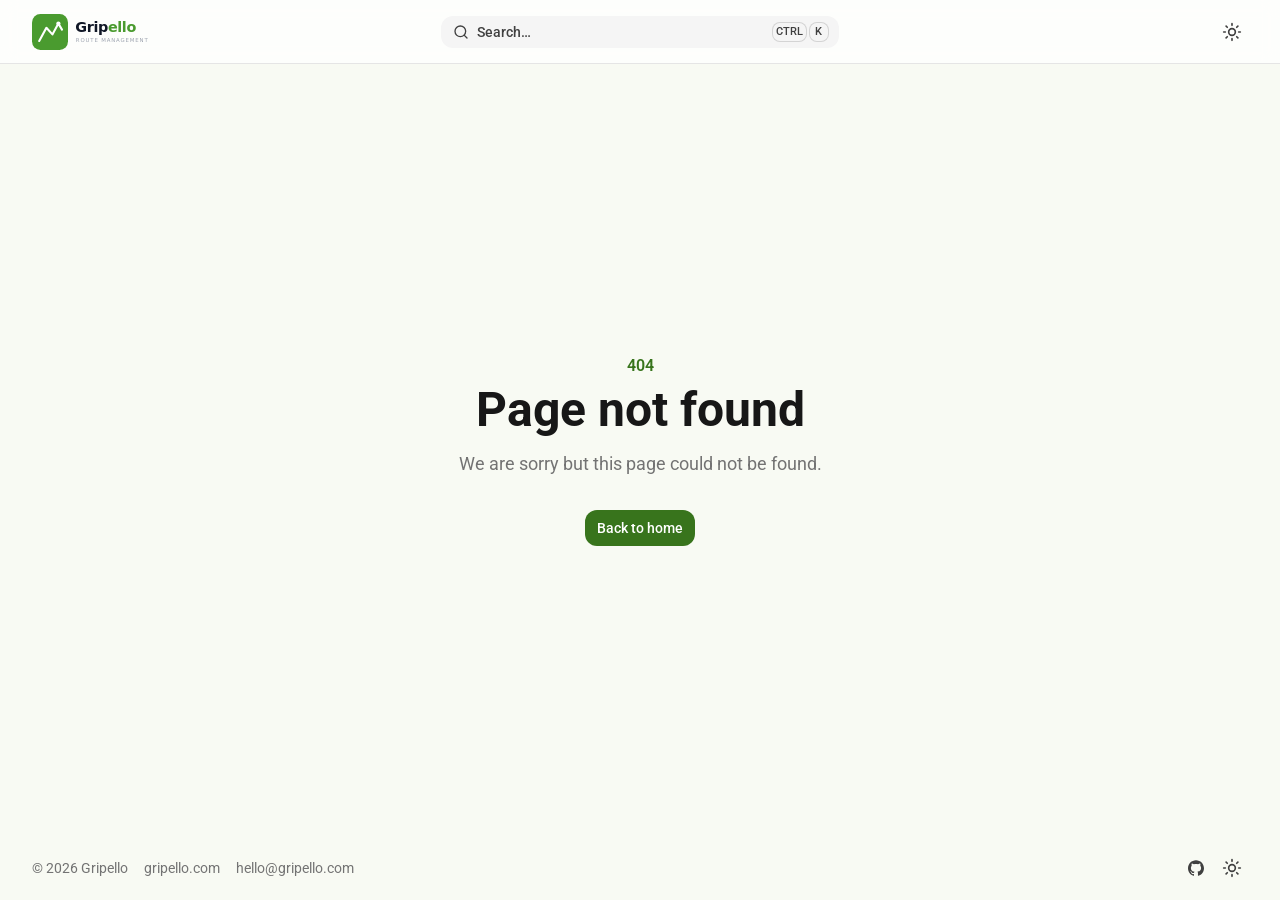
<file: 200.html>
<!DOCTYPE html><html><head><meta charset="utf-8"><meta name="viewport" content="width=device-width, initial-scale=1"><script type="importmap">{"imports":{"#entry":"/_nuxt/DOtg-4wA.js"}}</script><style>@media (width>=1024px){.docus-sub-header{--ui-header-height:112px}}</style><link rel="stylesheet" href="/_nuxt/entry.BHWk5gE4.css" crossorigin><link rel="modulepreload" as="script" crossorigin href="/_nuxt/DOtg-4wA.js"><link rel="modulepreload" as="script" crossorigin href="/_nuxt/CrnkIQ2P.js"><link rel="modulepreload" as="script" crossorigin href="/_nuxt/COlnRzsE.js"><link rel="modulepreload" as="script" crossorigin href="/_nuxt/JzX3PgE_.js"><link rel="modulepreload" as="script" crossorigin href="/_nuxt/C5Q-TMS8.js"><link rel="modulepreload" as="script" crossorigin href="/_nuxt/CH-Kopkc.js"><link rel="modulepreload" as="script" crossorigin href="/_nuxt/BW3xJdEx.js"><link rel="modulepreload" as="script" crossorigin href="/_nuxt/BnDTbt6S.js"><link rel="modulepreload" as="script" crossorigin href="/_nuxt/B3QO-XfH.js"><link rel="modulepreload" as="script" crossorigin href="/_nuxt/DGB3O9jL.js"><link rel="modulepreload" as="script" crossorigin href="/_nuxt/iMYtk8YK.js"><link rel="modulepreload" as="script" crossorigin href="/_nuxt/BnBw5x8r.js"><link rel="modulepreload" as="script" crossorigin href="/_nuxt/CRzLMJPS.js"><link rel="modulepreload" as="script" crossorigin href="/_nuxt/B26sHK9Y.js"><link rel="modulepreload" as="script" crossorigin href="/_nuxt/D3jNjEhs.js"><link rel="modulepreload" as="script" crossorigin href="/_nuxt/CZKh-21j.js"><link rel="modulepreload" as="script" crossorigin href="/_nuxt/9ff7tocg.js"><link rel="modulepreload" as="script" crossorigin href="/_nuxt/D9zlBXE7.js"><link rel="modulepreload" as="script" crossorigin href="/_nuxt/Dt1vyuVa.js"><link rel="modulepreload" as="script" crossorigin href="/_nuxt/B-Lpnccl.js"><link rel="modulepreload" as="script" crossorigin href="/_nuxt/fl-HDN4K.js"><link rel="modulepreload" as="script" crossorigin href="/_nuxt/C-giRA4D.js"><link rel="modulepreload" as="script" crossorigin href="/_nuxt/B5ezq7Js.js"><link rel="modulepreload" as="script" crossorigin href="/_nuxt/Buwos42G.js"><link rel="modulepreload" as="script" crossorigin href="/_nuxt/Ob7TwdTF.js"><link rel="modulepreload" as="script" crossorigin href="/_nuxt/Jjt6gQjS.js"><link rel="modulepreload" as="script" crossorigin href="/_nuxt/ButnCTRO.js"><link rel="modulepreload" as="script" crossorigin href="/_nuxt/DoaTxq2X.js"><link rel="modulepreload" as="script" crossorigin href="/_nuxt/C9uYwxXv.js"><link rel="modulepreload" as="script" crossorigin href="/_nuxt/HJZ0Lrab.js"><link rel="modulepreload" as="script" crossorigin href="/_nuxt/DIVzDQWU.js"><link rel="modulepreload" as="script" crossorigin href="/_nuxt/BU0yoZ_A.js"><link rel="modulepreload" as="script" crossorigin href="/_nuxt/BDgPoOGI.js"><link rel="modulepreload" as="script" crossorigin href="/_nuxt/CULEe8KY.js"><link rel="modulepreload" as="script" crossorigin href="/_nuxt/BY4X7Etp.js"><link rel="modulepreload" as="script" crossorigin href="/_nuxt/Ly2VzkMB.js"><link rel="modulepreload" as="script" crossorigin href="/_nuxt/93AlAkQM.js"><link rel="modulepreload" as="script" crossorigin href="/_nuxt/C9SIl4Wx.js"><link rel="modulepreload" as="script" crossorigin href="/_nuxt/BHZGoqka.js"><link rel="modulepreload" as="script" crossorigin href="/_nuxt/Dm9tEfUZ.js"><link rel="modulepreload" as="script" crossorigin href="/_nuxt/DWEoD8ZB.js"><link rel="modulepreload" as="script" crossorigin href="/_nuxt/Bng2rRDf.js"><link rel="modulepreload" as="script" crossorigin href="/_nuxt/CFNBzR5c.js"><link rel="modulepreload" as="script" crossorigin href="/_nuxt/DhtaD9_m.js"><link rel="modulepreload" as="script" crossorigin href="/_nuxt/Blx4YTsr.js"><link rel="modulepreload" as="script" crossorigin href="/_nuxt/LczgkNfS.js"><link rel="modulepreload" as="script" crossorigin href="/_nuxt/ByK4gNnM.js"><link rel="modulepreload" as="script" crossorigin href="/_nuxt/BiOgYlwN.js"><link rel="modulepreload" as="script" crossorigin href="/_nuxt/Dlc9DRtA.js"><link rel="modulepreload" as="script" crossorigin href="/_nuxt/DzQGYy8z.js"><link rel="modulepreload" as="script" crossorigin href="/_nuxt/CSUjsW3l.js"><link rel="modulepreload" as="script" crossorigin href="/_nuxt/DHihWhf5.js"><link rel="modulepreload" as="script" crossorigin href="/_nuxt/DQCLPyYY.js"><link rel="modulepreload" as="script" crossorigin href="/_nuxt/BbLxOQa8.js"><script type="module" src="/_nuxt/DOtg-4wA.js" crossorigin></script><link rel="prefetch" as="script" crossorigin href="/_nuxt/DGfK9SVQ.js"><link rel="prefetch" as="script" crossorigin href="/_nuxt/DrTINZOk.js"><link rel="prefetch" as="script" crossorigin href="/_nuxt/BHWjSWO2.js"><link rel="prefetch" as="script" crossorigin href="/_nuxt/CJ80Q6zU.js"><link rel="prefetch" as="script" crossorigin href="/_nuxt/CaYfVIq5.js"><link rel="prefetch" as="script" crossorigin href="/_nuxt/Dfw7zRzk.js"><link rel="prefetch" as="script" crossorigin href="/_nuxt/Dl4hthbe.js"><link rel="prefetch" as="script" crossorigin href="/_nuxt/c0fIABh6.js"><link rel="prefetch" as="script" crossorigin href="/_nuxt/oDcWNZ6i.js"><link rel="prefetch" as="script" crossorigin href="/_nuxt/DpWev39O.js"><link rel="prefetch" as="script" crossorigin href="/_nuxt/004yip3W.js"><link rel="prefetch" as="script" crossorigin href="/_nuxt/lXm2UH6-.js"><link rel="prefetch" as="script" crossorigin href="/_nuxt/zHU-kgrs.js"><link rel="prefetch" as="script" crossorigin href="/_nuxt/MpRDfc8Q.js"><link rel="prefetch" as="script" crossorigin href="/_nuxt/DmZqGdZy.js"><link rel="prefetch" as="script" crossorigin href="/_nuxt/qPBQJZ6U.js"><link rel="prefetch" as="script" crossorigin href="/_nuxt/BL3JT9v4.js"><link rel="prefetch" as="script" crossorigin href="/_nuxt/JxFRJ3KH.js"><link rel="prefetch" as="script" crossorigin href="/_nuxt/BTpNYTj4.js"><link rel="prefetch" as="script" crossorigin href="/_nuxt/CRcR5kk-.js"><link rel="prefetch" as="script" crossorigin href="/_nuxt/CL3HjiT_.js"><link rel="prefetch" as="script" crossorigin href="/_nuxt/D9brmktt.js"><link rel="prefetch" as="script" crossorigin href="/_nuxt/CLtsa_KB.js"><link rel="prefetch" as="script" crossorigin href="/_nuxt/BdNJyn4A.js"><link rel="prefetch" as="script" crossorigin href="/_nuxt/Zw5vK1_W.js"><link rel="prefetch" as="script" crossorigin href="/_nuxt/Dygsog1d.js"><link rel="prefetch" as="script" crossorigin href="/_nuxt/DOBhjnAh.js"><link rel="prefetch" as="script" crossorigin href="/_nuxt/B7T6SXfx.js"><link rel="prefetch" as="script" crossorigin href="/_nuxt/DwSA0h4F.js"><link rel="prefetch" as="script" crossorigin href="/_nuxt/DSSklukQ.js"><link rel="prefetch" as="script" crossorigin href="/_nuxt/DKRWKjSc.js"><link rel="prefetch" as="script" crossorigin href="/_nuxt/D0VBsg2C.js"><link rel="prefetch" as="script" crossorigin href="/_nuxt/DDWQbIcC.js"><link rel="prefetch" as="script" crossorigin href="/_nuxt/CVQvfMWY.js"><link rel="prefetch" as="script" crossorigin href="/_nuxt/ByFT8dFC.js"><link rel="prefetch" as="script" crossorigin href="/_nuxt/CT6YvlYF.js"><link rel="prefetch" as="script" crossorigin href="/_nuxt/B_Ad7xoh.js"><link rel="prefetch" as="script" crossorigin href="/_nuxt/Ck6EwP4_.js"><link rel="prefetch" as="script" crossorigin href="/_nuxt/CYvSmbro.js"><link rel="prefetch" as="script" crossorigin href="/_nuxt/DPXP1N3a.js"><link rel="prefetch" as="script" crossorigin href="/_nuxt/Cj1jCuWD.js"><link rel="prefetch" as="script" crossorigin href="/_nuxt/C1ROHo7h.js"><link rel="prefetch" as="script" crossorigin href="/_nuxt/DWrYlMQQ.js"><link rel="prefetch" as="script" crossorigin href="/_nuxt/CiHUatg_.js"><link rel="prefetch" as="script" crossorigin href="/_nuxt/DLk_u9JP.js"><link rel="prefetch" as="script" crossorigin href="/_nuxt/CEoEnwst.js"><link rel="prefetch" as="script" crossorigin href="/_nuxt/DhSPeYiQ.js"><link rel="prefetch" as="script" crossorigin href="/_nuxt/CmY0Lz5B.js"><link rel="prefetch" as="script" crossorigin href="/_nuxt/D9MatVSs.js"><link rel="prefetch" as="script" crossorigin href="/_nuxt/3-s0tMeE.js"><link rel="prefetch" as="script" crossorigin href="/_nuxt/CSUmlgty.js"><link rel="prefetch" as="script" crossorigin href="/_nuxt/BFsBml3w.js"><link rel="prefetch" as="script" crossorigin href="/_nuxt/CssHGIHk.js"><link rel="prefetch" as="script" crossorigin href="/_nuxt/Dy6yP6Ib.js"><link rel="prefetch" as="script" crossorigin href="/_nuxt/Bq-8DTiF.js"><link rel="prefetch" as="script" crossorigin href="/_nuxt/voyWwacD.js"><link rel="prefetch" as="script" crossorigin href="/_nuxt/CY8Jowkf.js"><link rel="prefetch" as="script" crossorigin href="/_nuxt/CJYIfuPh.js"><link rel="prefetch" as="script" crossorigin href="/_nuxt/QDHW17ik.js"><link rel="prefetch" as="script" crossorigin href="/_nuxt/CKQharsZ.js"><link rel="prefetch" as="script" crossorigin href="/_nuxt/ChGzsrHM.js"><link rel="prefetch" as="script" crossorigin href="/_nuxt/CUGxagPN.js"><link rel="prefetch" as="script" crossorigin href="/_nuxt/DpJd2pPp.js"><link rel="prefetch" as="script" crossorigin href="/_nuxt/CP7CbMcG.js"><link rel="prefetch" as="script" crossorigin href="/_nuxt/BNvWxeaW.js"><link rel="prefetch" as="script" crossorigin href="/_nuxt/DC0u6BiL.js"><link rel="prefetch" as="script" crossorigin href="/_nuxt/BAp6K1AN.js"><link rel="prefetch" as="script" crossorigin href="/_nuxt/BP7iiU5b.js"><link rel="prefetch" as="script" crossorigin href="/_nuxt/DrlILdyu.js"><link rel="prefetch" as="script" crossorigin href="/_nuxt/DcY_7ayY.js"><link rel="prefetch" as="script" crossorigin href="/_nuxt/B_8X4bsE.js"><link rel="prefetch" as="script" crossorigin href="/_nuxt/2L_A8OSj.js"><link rel="prefetch" as="script" crossorigin href="/_nuxt/CX7wZ2Wp.js"><link rel="prefetch" as="script" crossorigin href="/_nuxt/DluX0uHf.js"><link rel="prefetch" as="script" crossorigin href="/_nuxt/DxpUXyeY.js"><link rel="prefetch" as="script" crossorigin href="/_nuxt/BMXo37YY.js"><link rel="prefetch" as="script" crossorigin href="/_nuxt/DnCggU4m.js"><link rel="prefetch" as="script" crossorigin href="/_nuxt/CLCql9b0.js"><link rel="prefetch" as="script" crossorigin href="/_nuxt/4IA8Fafp.js"><link rel="prefetch" as="script" crossorigin href="/_nuxt/DkWgZc5X.js"><link rel="prefetch" as="script" crossorigin href="/_nuxt/BgS4qDlF.js"><link rel="prefetch" as="script" crossorigin href="/_nuxt/CJnqkW_e.js"><link rel="prefetch" as="script" crossorigin href="/_nuxt/8oXjntdI.js"><link rel="prefetch" as="script" crossorigin href="/_nuxt/C4IiLdJj.js"><link rel="prefetch" as="script" crossorigin href="/_nuxt/qqT5m4X7.js"><link rel="prefetch" as="script" crossorigin href="/_nuxt/ME_0QlJx.js"><link rel="prefetch" as="script" crossorigin href="/_nuxt/CxR-WgJR.js"><link rel="prefetch" as="script" crossorigin href="/_nuxt/B81SfRrS.js"><link rel="prefetch" as="script" crossorigin href="/_nuxt/BYXDfh6c.js"><link rel="prefetch" as="script" crossorigin href="/_nuxt/Be--pjow.js"><link rel="prefetch" as="script" crossorigin href="/_nuxt/xaelGX2t.js"><link rel="prefetch" as="script" crossorigin href="/_nuxt/CWp-Qsq6.js"><link rel="prefetch" as="script" crossorigin href="/_nuxt/JxW_K25f.js"><link rel="prefetch" as="script" crossorigin href="/_nuxt/BkJurMDp.js"><link rel="prefetch" as="script" crossorigin href="/_nuxt/8vg8YThm.js"><link rel="prefetch" as="script" crossorigin href="/_nuxt/CFfqys0l.js"><link rel="prefetch" as="script" crossorigin href="/_nuxt/Xirt7_v6.js"><link rel="prefetch" as="script" crossorigin href="/_nuxt/Cw0iOhOE.js"><link rel="prefetch" as="script" crossorigin href="/_nuxt/DuuRAw0L.js"><link rel="prefetch" as="script" crossorigin href="/_nuxt/B3nyt8GX.js"><link rel="prefetch" as="script" crossorigin href="/_nuxt/Dgjmty44.js"><link rel="prefetch" as="script" crossorigin href="/_nuxt/DHI5-Emg.js"><link rel="prefetch" as="script" crossorigin href="/_nuxt/Bl-484Ba.js"><link rel="prefetch" as="script" crossorigin href="/_nuxt/DmnkJ3aV.js"><link rel="prefetch" as="script" crossorigin href="/_nuxt/CwdIM6Ws.js"><link rel="prefetch" as="script" crossorigin href="/_nuxt/e6ydd7n3.js"><link rel="prefetch" as="script" crossorigin href="/_nuxt/CChubtID.js"><link rel="prefetch" as="script" crossorigin href="/_nuxt/4NeWhKBq.js"><link rel="prefetch" as="script" crossorigin href="/_nuxt/DK7-xb5P.js"><link rel="prefetch" as="script" crossorigin href="/_nuxt/JyGXrVJ_.js"><link rel="prefetch" as="script" crossorigin href="/_nuxt/C1p8wNVC.js"><link rel="prefetch" as="script" crossorigin href="/_nuxt/Djt2dsao.js"><link rel="prefetch" as="script" crossorigin href="/_nuxt/BjBUJaiC.js"><link rel="prefetch" as="script" crossorigin href="/_nuxt/DWPnAFKJ.js"><link rel="prefetch" as="script" crossorigin href="/_nuxt/DylGJO3E.js"><link rel="prefetch" as="script" crossorigin href="/_nuxt/CeRp9svB.js"><link rel="prefetch" as="script" crossorigin href="/_nuxt/2YQ9COyj.js"><link rel="prefetch" as="script" crossorigin href="/_nuxt/BncAzyCI.js"><link rel="prefetch" as="script" crossorigin href="/_nuxt/ZQV96EIV.js"><link rel="prefetch" as="script" crossorigin href="/_nuxt/BzPukQzP.js"><link rel="prefetch" as="script" crossorigin href="/_nuxt/aldt6FqP.js"><link rel="prefetch" as="script" crossorigin href="/_nuxt/DIa29g8_.js"><script>"use strict";(()=>{const o=window,e=document.documentElement,c=["dark","light"],s=getStorageValue("localStorage","nuxt-color-mode")||"system";let r=s==="system"?f():s;const l=e.getAttribute("data-color-mode-forced");l&&(r=l),i(r),o["__NUXT_COLOR_MODE__"]={preference:s,value:r,getColorScheme:f,addColorScheme:i,removeColorScheme:d};function i(t){const a=""+t+"",n="";e.classList?e.classList.add(a):e.className+=" "+a,n&&e.setAttribute("data-"+n,t)}function d(t){const a=""+t+"",n="";e.classList?e.classList.remove(a):e.className=e.className.replace(new RegExp(a,"g"),""),n&&e.removeAttribute("data-"+n)}function u(t){return o.matchMedia("(prefers-color-scheme"+t+")")}function f(){if(o.matchMedia&&u("").media!=="not all"){for(const t of c)if(u(":"+t).matches)return t}return"light"}})();function getStorageValue(o,e){switch(o){case"localStorage":try{return window.localStorage.getItem(e)}catch{return null}case"sessionStorage":try{return window.sessionStorage.getItem(e)}catch{return null}case"cookie":try{return getCookie(e)}catch{return null}default:return null}}function getCookie(o){const c=("; "+window.document.cookie).split("; "+o+"=");if(c.length===2){const s=c.pop();return s?s.split(";").shift():null}}</script><meta name="robots" content="index, follow, max-image-preview:large, max-snippet:-1, max-video-preview:-1" /></head><body><div id="__nuxt" class="isolate"></div><div id="teleports"></div><script>window.__NUXT_SITE_CONFIG__=(function(a){return {_priority:{env:-15,url:a,name:a},env:"production",name:"Gripello Docs",url:"https:\u002F\u002Fdocs.gripello.com"}}(-3))</script><script>window.__NUXT__={};window.__NUXT__.config={public:{docus:{version:"0.0.0",filteredLocales:[]},mcp:{route:"/mcp"},assistant:{enabled:false,apiPath:"/__docus__/assistant"},mdc:{components:{prose:true,map:{accordion:"ProseAccordion","accordion-item":"ProseAccordionItem",badge:"ProseBadge",callout:"ProseCallout",card:"ProseCard","card-group":"ProseCardGroup",caution:"ProseCaution","code-collapse":"ProseCodeCollapse","code-group":"ProseCodeGroup","code-icon":"ProseCodeIcon","code-preview":"ProseCodePreview","code-tree":"ProseCodeTree",collapsible:"ProseCollapsible",field:"ProseField","field-group":"ProseFieldGroup",icon:"ProseIcon",kbd:"ProseKbd",note:"ProseNote",prompt:"ProsePrompt",steps:"ProseSteps",tabs:"ProseTabs","tabs-item":"ProseTabsItem",tip:"ProseTip",warning:"ProseWarning"},customElements:[]},headings:{anchorLinks:{h1:false,h2:true,h3:true,h4:true,h5:false,h6:false}},highlight:{noApiRoute:true,theme:{light:"material-theme-lighter",default:"material-theme",dark:"material-theme-palenight"},shikiEngine:"javascript",langs:["bash","diff","json","js","ts","html","css","vue","shell","mdc","md","yaml"],highlighter:"shiki"}},content:{wsUrl:""},agentDiscovery:{siteUrl:"https://docs.gripello.com",siteName:"Gripello Docs",rawPrefix:"/raw",resources:[{href:"/.well-known/api-catalog",rel:"api-catalog",title:"API catalog: every service document this site publishes",type:"application/linkset+json"},{href:"/sitemap.xml",rel:"sitemap",title:"Sitemap (XML)",type:"application/xml"},{href:"/sitemap.md",rel:"sitemap",title:"Sitemap (Markdown): every page on the site",type:"text/markdown"},{href:"/.well-known/mcp/server-card.json",rel:"service-desc",title:"MCP server card: MCP endpoint at https://docs.gripello.com/mcp",type:"application/json"},{href:"/mcp",rel:"service",title:"MCP endpoint (streamable HTTP)"},{href:"/llms.txt",rel:"describedby",title:"llms.txt: index of the documentation for LLMs",type:"text/plain"},{href:"/llms-full.txt",rel:"describedby",title:"llms-full.txt: the full documentation as a single file",type:"text/plain"},{href:"/openapi.json",rel:"service-desc",title:"OpenAPI document: every route this site serves to agents",type:"application/vnd.oai.openapi+json"}]},"nuxt-robots":{version:"6.2.4",isNuxtContentV2:false,debug:false,credits:true,groups:[{userAgent:["*"],allow:["/"],disallow:[],contentUsage:[],contentSignal:["search=yes, ai-train=yes, ai-input=yes"],_indexable:true,_rules:[{pattern:"/",allow:true}],_normalized:true},{userAgent:["ClaudeBot"],allow:["/"],disallow:[],comment:[],contentUsage:[],contentSignal:[],_indexable:true,_rules:[{pattern:"/",allow:true}],_normalized:true},{userAgent:["Claude-User"],allow:["/"],disallow:[],comment:[],contentUsage:[],contentSignal:[],_indexable:true,_rules:[{pattern:"/",allow:true}],_normalized:true},{userAgent:["Claude-SearchBot"],allow:["/"],disallow:[],comment:[],contentUsage:[],contentSignal:[],_indexable:true,_rules:[{pattern:"/",allow:true}],_normalized:true},{userAgent:["Claude-Web"],allow:["/"],disallow:[],comment:[],contentUsage:[],contentSignal:[],_indexable:true,_rules:[{pattern:"/",allow:true}],_normalized:true},{userAgent:["anthropic-ai"],allow:["/"],disallow:[],comment:[],contentUsage:[],contentSignal:[],_indexable:true,_rules:[{pattern:"/",allow:true}],_normalized:true},{userAgent:["GPTBot"],allow:["/"],disallow:[],comment:[],contentUsage:[],contentSignal:[],_indexable:true,_rules:[{pattern:"/",allow:true}],_normalized:true},{userAgent:["ChatGPT-User"],allow:["/"],disallow:[],comment:[],contentUsage:[],contentSignal:[],_indexable:true,_rules:[{pattern:"/",allow:true}],_normalized:true},{userAgent:["OAI-SearchBot"],allow:["/"],disallow:[],comment:[],contentUsage:[],contentSignal:[],_indexable:true,_rules:[{pattern:"/",allow:true}],_normalized:true},{userAgent:["Google-Extended"],allow:["/"],disallow:[],comment:[],contentUsage:[],contentSignal:[],_indexable:true,_rules:[{pattern:"/",allow:true}],_normalized:true},{userAgent:["Google-CloudVertexBot"],allow:["/"],disallow:[],comment:[],contentUsage:[],contentSignal:[],_indexable:true,_rules:[{pattern:"/",allow:true}],_normalized:true},{userAgent:["Meta-ExternalAgent"],allow:["/"],disallow:[],comment:[],contentUsage:[],contentSignal:[],_indexable:true,_rules:[{pattern:"/",allow:true}],_normalized:true},{userAgent:["Meta-ExternalFetcher"],allow:["/"],disallow:[],comment:[],contentUsage:[],contentSignal:[],_indexable:true,_rules:[{pattern:"/",allow:true}],_normalized:true},{userAgent:["PerplexityBot"],allow:["/"],disallow:[],comment:[],contentUsage:[],contentSignal:[],_indexable:true,_rules:[{pattern:"/",allow:true}],_normalized:true},{userAgent:["Perplexity-User"],allow:["/"],disallow:[],comment:[],contentUsage:[],contentSignal:[],_indexable:true,_rules:[{pattern:"/",allow:true}],_normalized:true},{userAgent:["MistralAI-User"],allow:["/"],disallow:[],comment:[],contentUsage:[],contentSignal:[],_indexable:true,_rules:[{pattern:"/",allow:true}],_normalized:true},{userAgent:["DuckAssistBot"],allow:["/"],disallow:[],comment:[],contentUsage:[],contentSignal:[],_indexable:true,_rules:[{pattern:"/",allow:true}],_normalized:true},{userAgent:["YouBot"],allow:["/"],disallow:[],comment:[],contentUsage:[],contentSignal:[],_indexable:true,_rules:[{pattern:"/",allow:true}],_normalized:true},{userAgent:["DeepSeekBot"],allow:["/"],disallow:[],comment:[],contentUsage:[],contentSignal:[],_indexable:true,_rules:[{pattern:"/",allow:true}],_normalized:true},{userAgent:["Amazonbot"],allow:["/"],disallow:[],comment:[],contentUsage:[],contentSignal:[],_indexable:true,_rules:[{pattern:"/",allow:true}],_normalized:true},{userAgent:["cohere-ai"],allow:["/"],disallow:[],comment:[],contentUsage:[],contentSignal:[],_indexable:true,_rules:[{pattern:"/",allow:true}],_normalized:true},{userAgent:["AI2Bot"],allow:["/"],disallow:[],comment:[],contentUsage:[],contentSignal:[],_indexable:true,_rules:[{pattern:"/",allow:true}],_normalized:true},{userAgent:["Applebot-Extended"],allow:["/"],disallow:[],comment:[],contentUsage:[],contentSignal:[],_indexable:true,_rules:[{pattern:"/",allow:true}],_normalized:true},{userAgent:["Bytespider"],allow:["/"],disallow:[],comment:[],contentUsage:[],contentSignal:[],_indexable:true,_rules:[{pattern:"/",allow:true}],_normalized:true},{userAgent:["CCBot"],allow:["/"],disallow:[],comment:[],contentUsage:[],contentSignal:[],_indexable:true,_rules:[{pattern:"/",allow:true}],_normalized:true},{userAgent:["Diffbot"],allow:["/"],disallow:[],comment:[],contentUsage:[],contentSignal:[],_indexable:true,_rules:[{pattern:"/",allow:true}],_normalized:true},{userAgent:["FirecrawlAgent"],allow:["/"],disallow:[],comment:[],contentUsage:[],contentSignal:[],_indexable:true,_rules:[{pattern:"/",allow:true}],_normalized:true}],sitemap:["/sitemap.xml"],header:true,robotsEnabledValue:"index, follow, max-image-preview:large, max-snippet:-1, max-video-preview:-1",robotsDisabledValue:"noindex, nofollow",cacheControl:"max-age=14400, must-revalidate",botDetection:true,pageMetaRobots:{}},"nuxt-og-image":{defaults:{emojis:"noto",extension:"png",width:1200,height:600,cacheMaxAgeSeconds:259200},includeTwitter:true,browserEnabled:false,hasServerRuntime:false}},app:{baseURL:"/",buildId:"1859aa66-6e9c-4480-9c5b-5d3562c164d2",buildAssetsDir:"/_nuxt/",cdnURL:""}}</script><script type="application/json" data-nuxt-data="nuxt-app" data-ssr="false" id="__NUXT_DATA__">[{"prerenderedAt":1,"serverRendered":2},1794050217501,false]</script></body></html>
</file>
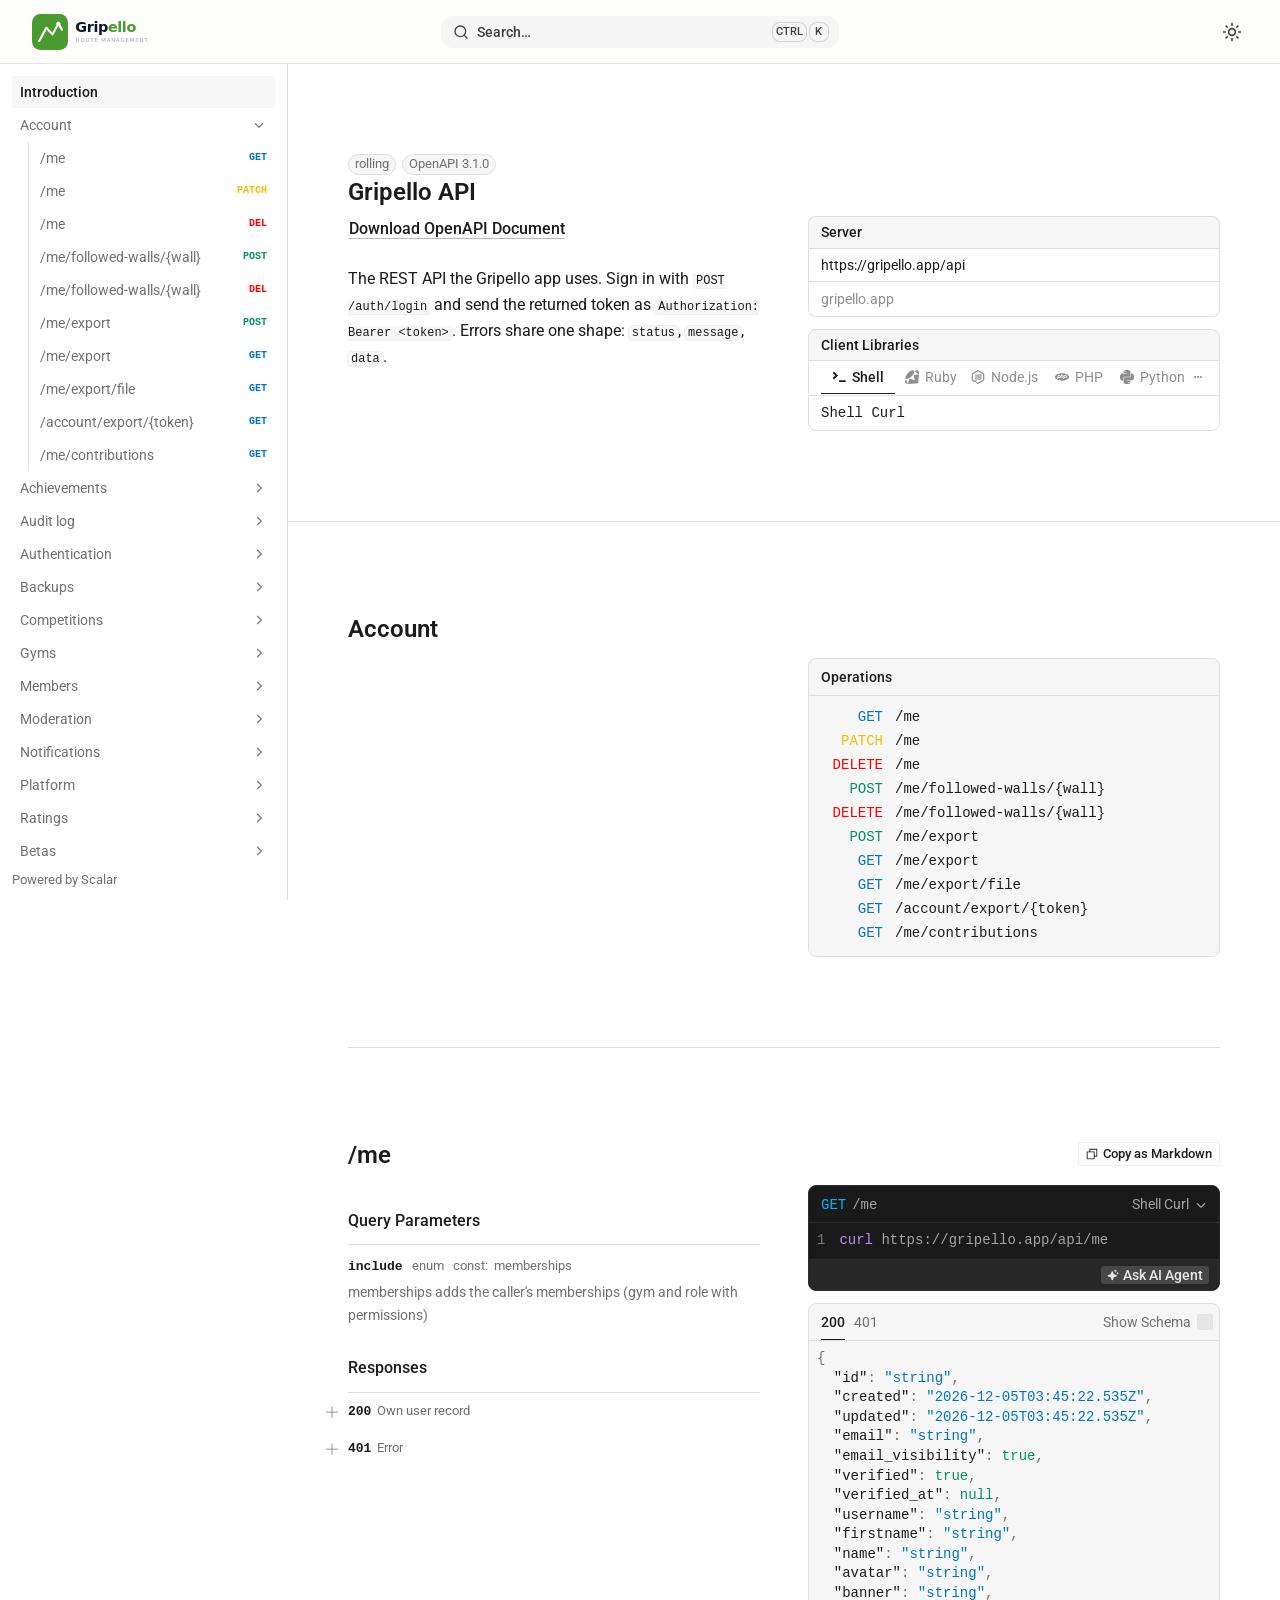
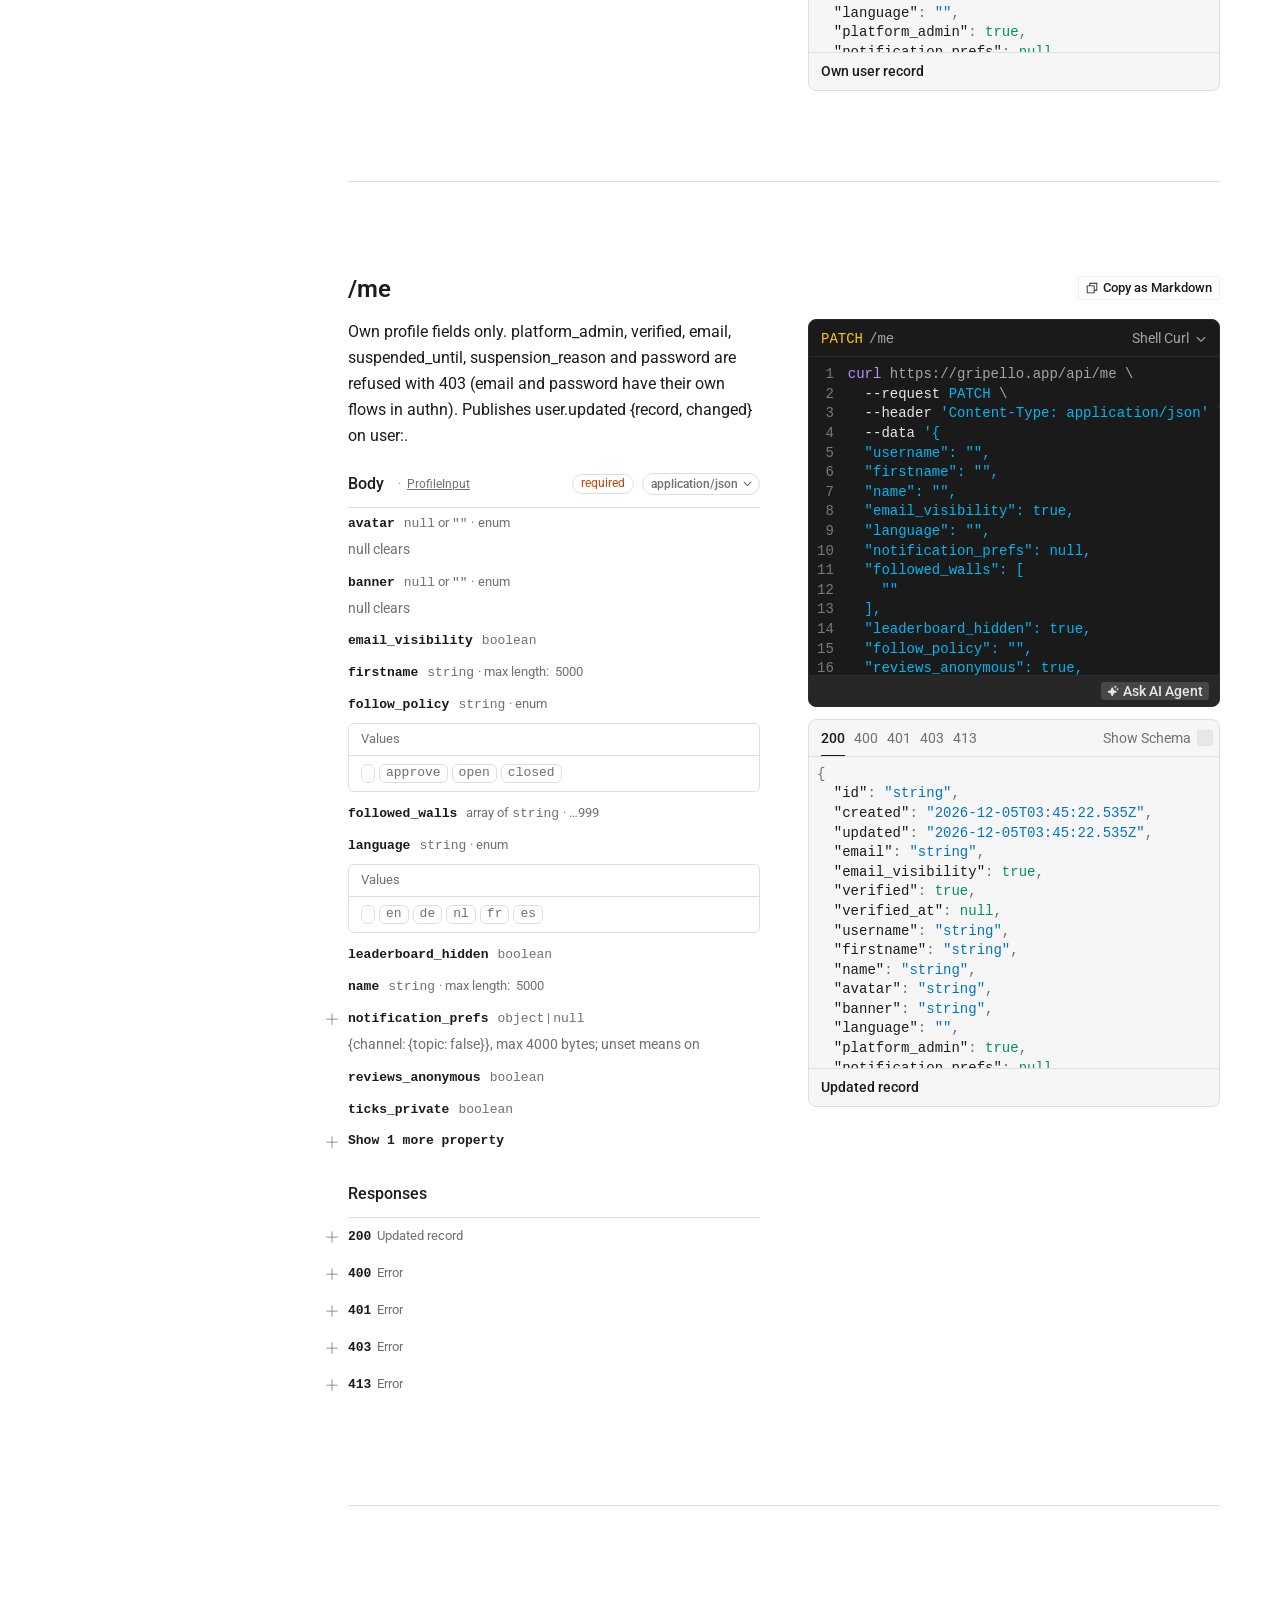
<file: api.html>
<!DOCTYPE html><html  lang="en" dir="ltr"><head><meta charset="utf-8"><meta name="viewport" content="width=device-width, initial-scale=1"><title>API - Gripello Docs</title><script type="importmap">{"imports":{"#entry":"/_nuxt/DOtg-4wA.js"}}</script><script data-hid="ui-kbd-macos">/Macintosh;/.test(navigator.userAgent)&&document.documentElement.classList.add('ui-macos')</script><style id="nuxt-ui-colors">@layer theme {
  :root, :host {
  --ui-color-primary-50: var(--color-green-50, oklch(98.2% 0.018 155.826));
  --ui-color-primary-100: var(--color-green-100, oklch(96.2% 0.044 156.743));
  --ui-color-primary-200: var(--color-green-200, oklch(92.5% 0.084 155.995));
  --ui-color-primary-300: var(--color-green-300, oklch(87.1% 0.15 154.449));
  --ui-color-primary-400: var(--color-green-400, oklch(79.2% 0.209 151.711));
  --ui-color-primary-500: var(--color-green-500, oklch(72.3% 0.219 149.579));
  --ui-color-primary-600: var(--color-green-600, oklch(62.7% 0.194 149.214));
  --ui-color-primary-700: var(--color-green-700, oklch(52.7% 0.154 150.069));
  --ui-color-primary-800: var(--color-green-800, oklch(44.8% 0.119 151.328));
  --ui-color-primary-900: var(--color-green-900, oklch(39.3% 0.095 152.535));
  --ui-color-primary-950: var(--color-green-950, oklch(26.6% 0.065 152.934));
  --ui-color-secondary-50: var(--color-blue-50, oklch(97% 0.014 254.604));
  --ui-color-secondary-100: var(--color-blue-100, oklch(93.2% 0.032 255.585));
  --ui-color-secondary-200: var(--color-blue-200, oklch(88.2% 0.059 254.128));
  --ui-color-secondary-300: var(--color-blue-300, oklch(80.9% 0.105 251.813));
  --ui-color-secondary-400: var(--color-blue-400, oklch(70.7% 0.165 254.624));
  --ui-color-secondary-500: var(--color-blue-500, oklch(62.3% 0.214 259.815));
  --ui-color-secondary-600: var(--color-blue-600, oklch(54.6% 0.245 262.881));
  --ui-color-secondary-700: var(--color-blue-700, oklch(48.8% 0.243 264.376));
  --ui-color-secondary-800: var(--color-blue-800, oklch(42.4% 0.199 265.638));
  --ui-color-secondary-900: var(--color-blue-900, oklch(37.9% 0.146 265.522));
  --ui-color-secondary-950: var(--color-blue-950, oklch(28.2% 0.091 267.935));
  --ui-color-success-50: var(--color-green-50, oklch(98.2% 0.018 155.826));
  --ui-color-success-100: var(--color-green-100, oklch(96.2% 0.044 156.743));
  --ui-color-success-200: var(--color-green-200, oklch(92.5% 0.084 155.995));
  --ui-color-success-300: var(--color-green-300, oklch(87.1% 0.15 154.449));
  --ui-color-success-400: var(--color-green-400, oklch(79.2% 0.209 151.711));
  --ui-color-success-500: var(--color-green-500, oklch(72.3% 0.219 149.579));
  --ui-color-success-600: var(--color-green-600, oklch(62.7% 0.194 149.214));
  --ui-color-success-700: var(--color-green-700, oklch(52.7% 0.154 150.069));
  --ui-color-success-800: var(--color-green-800, oklch(44.8% 0.119 151.328));
  --ui-color-success-900: var(--color-green-900, oklch(39.3% 0.095 152.535));
  --ui-color-success-950: var(--color-green-950, oklch(26.6% 0.065 152.934));
  --ui-color-info-50: var(--color-blue-50, oklch(97% 0.014 254.604));
  --ui-color-info-100: var(--color-blue-100, oklch(93.2% 0.032 255.585));
  --ui-color-info-200: var(--color-blue-200, oklch(88.2% 0.059 254.128));
  --ui-color-info-300: var(--color-blue-300, oklch(80.9% 0.105 251.813));
  --ui-color-info-400: var(--color-blue-400, oklch(70.7% 0.165 254.624));
  --ui-color-info-500: var(--color-blue-500, oklch(62.3% 0.214 259.815));
  --ui-color-info-600: var(--color-blue-600, oklch(54.6% 0.245 262.881));
  --ui-color-info-700: var(--color-blue-700, oklch(48.8% 0.243 264.376));
  --ui-color-info-800: var(--color-blue-800, oklch(42.4% 0.199 265.638));
  --ui-color-info-900: var(--color-blue-900, oklch(37.9% 0.146 265.522));
  --ui-color-info-950: var(--color-blue-950, oklch(28.2% 0.091 267.935));
  --ui-color-warning-50: var(--color-yellow-50, oklch(98.7% 0.026 102.212));
  --ui-color-warning-100: var(--color-yellow-100, oklch(97.3% 0.071 103.193));
  --ui-color-warning-200: var(--color-yellow-200, oklch(94.5% 0.129 101.54));
  --ui-color-warning-300: var(--color-yellow-300, oklch(90.5% 0.182 98.111));
  --ui-color-warning-400: var(--color-yellow-400, oklch(85.2% 0.199 91.936));
  --ui-color-warning-500: var(--color-yellow-500, oklch(79.5% 0.184 86.047));
  --ui-color-warning-600: var(--color-yellow-600, oklch(68.1% 0.162 75.834));
  --ui-color-warning-700: var(--color-yellow-700, oklch(55.4% 0.135 66.442));
  --ui-color-warning-800: var(--color-yellow-800, oklch(47.6% 0.114 61.907));
  --ui-color-warning-900: var(--color-yellow-900, oklch(42.1% 0.095 57.708));
  --ui-color-warning-950: var(--color-yellow-950, oklch(28.6% 0.066 53.813));
  --ui-color-error-50: var(--color-red-50, oklch(97.1% 0.013 17.38));
  --ui-color-error-100: var(--color-red-100, oklch(93.6% 0.032 17.717));
  --ui-color-error-200: var(--color-red-200, oklch(88.5% 0.062 18.334));
  --ui-color-error-300: var(--color-red-300, oklch(80.8% 0.114 19.571));
  --ui-color-error-400: var(--color-red-400, oklch(70.4% 0.191 22.216));
  --ui-color-error-500: var(--color-red-500, oklch(63.7% 0.237 25.331));
  --ui-color-error-600: var(--color-red-600, oklch(57.7% 0.245 27.325));
  --ui-color-error-700: var(--color-red-700, oklch(50.5% 0.213 27.518));
  --ui-color-error-800: var(--color-red-800, oklch(44.4% 0.177 26.899));
  --ui-color-error-900: var(--color-red-900, oklch(39.6% 0.141 25.723));
  --ui-color-error-950: var(--color-red-950, oklch(25.8% 0.092 26.042));
  --ui-color-neutral-50: var(--color-old-neutral-50, oklch(98.5% 0 none));
  --ui-color-neutral-100: var(--color-old-neutral-100, oklch(97% 0 none));
  --ui-color-neutral-200: var(--color-old-neutral-200, oklch(92.2% 0 none));
  --ui-color-neutral-300: var(--color-old-neutral-300, oklch(87% 0 none));
  --ui-color-neutral-400: var(--color-old-neutral-400, oklch(70.8% 0 none));
  --ui-color-neutral-500: var(--color-old-neutral-500, oklch(55.6% 0 none));
  --ui-color-neutral-600: var(--color-old-neutral-600, oklch(43.9% 0 none));
  --ui-color-neutral-700: var(--color-old-neutral-700, oklch(37.1% 0 none));
  --ui-color-neutral-800: var(--color-old-neutral-800, oklch(26.9% 0 none));
  --ui-color-neutral-900: var(--color-old-neutral-900, oklch(20.5% 0 none));
  --ui-color-neutral-950: var(--color-old-neutral-950, oklch(14.5% 0 none));
  }
  :root, :host, .light {
  --ui-primary: var(--ui-color-primary-500);
  --ui-secondary: var(--ui-color-secondary-500);
  --ui-success: var(--ui-color-success-500);
  --ui-info: var(--ui-color-info-500);
  --ui-warning: var(--ui-color-warning-500);
  --ui-error: var(--ui-color-error-500);
  }
  .dark {
  --ui-primary: var(--ui-color-primary-400);
  --ui-secondary: var(--ui-color-secondary-400);
  --ui-success: var(--ui-color-success-400);
  --ui-info: var(--ui-color-info-400);
  --ui-warning: var(--ui-color-warning-400);
  --ui-error: var(--ui-color-error-400);
  }
}</style><style>@media (width>=1024px){.docus-sub-header{--ui-header-height:112px}}</style><link rel="stylesheet" href="/_nuxt/entry.BHWk5gE4.css" crossorigin><style>@layer base {:where(.i-lucide\:moon){display:inline-block;width:1em;height:1em;background-color:currentColor;-webkit-mask-image:var(--svg);mask-image:var(--svg);-webkit-mask-repeat:no-repeat;mask-repeat:no-repeat;-webkit-mask-size:100% 100%;mask-size:100% 100%;--svg:url("data:image/svg+xml,%3Csvg xmlns='http://www.w3.org/2000/svg' viewBox='0 0 24 24' width='24' height='24'%3E%3Cpath fill='none' stroke='black' stroke-linecap='round' stroke-linejoin='round' stroke-width='2' d='M20.985 12.486a9 9 0 1 1-9.473-9.472c.405-.022.617.46.402.803a6 6 0 0 0 8.268 8.268c.344-.215.825-.004.803.401'/%3E%3C/svg%3E")}:where(.i-lucide\:search){display:inline-block;width:1em;height:1em;background-color:currentColor;-webkit-mask-image:var(--svg);mask-image:var(--svg);-webkit-mask-repeat:no-repeat;mask-repeat:no-repeat;-webkit-mask-size:100% 100%;mask-size:100% 100%;--svg:url("data:image/svg+xml,%3Csvg xmlns='http://www.w3.org/2000/svg' viewBox='0 0 24 24' width='24' height='24'%3E%3Cg fill='none' stroke='black' stroke-linecap='round' stroke-linejoin='round' stroke-width='2'%3E%3Cpath d='m21 21l-4.34-4.34'/%3E%3Ccircle cx='11' cy='11' r='8'/%3E%3C/g%3E%3C/svg%3E")}:where(.i-lucide\:sun){display:inline-block;width:1em;height:1em;background-color:currentColor;-webkit-mask-image:var(--svg);mask-image:var(--svg);-webkit-mask-repeat:no-repeat;mask-repeat:no-repeat;-webkit-mask-size:100% 100%;mask-size:100% 100%;--svg:url("data:image/svg+xml,%3Csvg xmlns='http://www.w3.org/2000/svg' viewBox='0 0 24 24' width='24' height='24'%3E%3Cg fill='none' stroke='black' stroke-linecap='round' stroke-linejoin='round' stroke-width='2'%3E%3Ccircle cx='12' cy='12' r='4'/%3E%3Cpath d='M12 2v2m0 16v2M4.93 4.93l1.41 1.41m11.32 11.32l1.41 1.41M2 12h2m16 0h2M6.34 17.66l-1.41 1.41M19.07 4.93l-1.41 1.41'/%3E%3C/g%3E%3C/svg%3E")}:where(.i-simple-icons\:github){display:inline-block;width:1em;height:1em;background-color:currentColor;-webkit-mask-image:var(--svg);mask-image:var(--svg);-webkit-mask-repeat:no-repeat;mask-repeat:no-repeat;-webkit-mask-size:100% 100%;mask-size:100% 100%;--svg:url("data:image/svg+xml,%3Csvg xmlns='http://www.w3.org/2000/svg' viewBox='0 0 24 24' width='24' height='24'%3E%3Cpath fill='black' d='M12 .297c-6.63 0-12 5.373-12 12c0 5.303 3.438 9.8 8.205 11.385c.6.113.82-.258.82-.577c0-.285-.01-1.04-.015-2.04c-3.338.724-4.042-1.61-4.042-1.61C4.422 18.07 3.633 17.7 3.633 17.7c-1.087-.744.084-.729.084-.729c1.205.084 1.838 1.236 1.838 1.236c1.07 1.835 2.809 1.305 3.495.998c.108-.776.417-1.305.76-1.605c-2.665-.3-5.466-1.332-5.466-5.93c0-1.31.465-2.38 1.235-3.22c-.135-.303-.54-1.523.105-3.176c0 0 1.005-.322 3.3 1.23c.96-.267 1.98-.399 3-.405c1.02.006 2.04.138 3 .405c2.28-1.552 3.285-1.23 3.285-1.23c.645 1.653.24 2.873.12 3.176c.765.84 1.23 1.91 1.23 3.22c0 4.61-2.805 5.625-5.475 5.92c.42.36.81 1.096.81 2.22c0 1.606-.015 2.896-.015 3.286c0 .315.21.69.825.57C20.565 22.092 24 17.592 24 12.297c0-6.627-5.373-12-12-12'/%3E%3C/svg%3E")}}</style><link rel="preload" as="fetch" crossorigin="anonymous" href="/api/_payload.json?_b=1859aa66-6e9c-4480-9c5b-5d3562c164d2"><link rel="modulepreload" as="script" crossorigin href="/_nuxt/DOtg-4wA.js"><link rel="modulepreload" as="script" crossorigin href="/_nuxt/CrnkIQ2P.js"><link rel="modulepreload" as="script" crossorigin href="/_nuxt/COlnRzsE.js"><link rel="modulepreload" as="script" crossorigin href="/_nuxt/JzX3PgE_.js"><link rel="modulepreload" as="script" crossorigin href="/_nuxt/C5Q-TMS8.js"><link rel="modulepreload" as="script" crossorigin href="/_nuxt/CH-Kopkc.js"><link rel="modulepreload" as="script" crossorigin href="/_nuxt/BW3xJdEx.js"><link rel="modulepreload" as="script" crossorigin href="/_nuxt/BnDTbt6S.js"><link rel="modulepreload" as="script" crossorigin href="/_nuxt/B3QO-XfH.js"><link rel="modulepreload" as="script" crossorigin href="/_nuxt/DGB3O9jL.js"><link rel="modulepreload" as="script" crossorigin href="/_nuxt/iMYtk8YK.js"><link rel="modulepreload" as="script" crossorigin href="/_nuxt/BnBw5x8r.js"><link rel="modulepreload" as="script" crossorigin href="/_nuxt/CRzLMJPS.js"><link rel="modulepreload" as="script" crossorigin href="/_nuxt/B26sHK9Y.js"><link rel="modulepreload" as="script" crossorigin href="/_nuxt/D3jNjEhs.js"><link rel="modulepreload" as="script" crossorigin href="/_nuxt/CZKh-21j.js"><link rel="modulepreload" as="script" crossorigin href="/_nuxt/9ff7tocg.js"><link rel="modulepreload" as="script" crossorigin href="/_nuxt/D9zlBXE7.js"><link rel="modulepreload" as="script" crossorigin href="/_nuxt/Dt1vyuVa.js"><link rel="modulepreload" as="script" crossorigin href="/_nuxt/B-Lpnccl.js"><link rel="modulepreload" as="script" crossorigin href="/_nuxt/fl-HDN4K.js"><link rel="modulepreload" as="script" crossorigin href="/_nuxt/C-giRA4D.js"><link rel="modulepreload" as="script" crossorigin href="/_nuxt/B5ezq7Js.js"><link rel="modulepreload" as="script" crossorigin href="/_nuxt/Buwos42G.js"><link rel="modulepreload" as="script" crossorigin href="/_nuxt/Ob7TwdTF.js"><link rel="modulepreload" as="script" crossorigin href="/_nuxt/Jjt6gQjS.js"><link rel="modulepreload" as="script" crossorigin href="/_nuxt/ButnCTRO.js"><link rel="modulepreload" as="script" crossorigin href="/_nuxt/DoaTxq2X.js"><link rel="modulepreload" as="script" crossorigin href="/_nuxt/C9uYwxXv.js"><link rel="modulepreload" as="script" crossorigin href="/_nuxt/HJZ0Lrab.js"><link rel="modulepreload" as="script" crossorigin href="/_nuxt/DIVzDQWU.js"><link rel="modulepreload" as="script" crossorigin href="/_nuxt/BU0yoZ_A.js"><link rel="modulepreload" as="script" crossorigin href="/_nuxt/BDgPoOGI.js"><link rel="modulepreload" as="script" crossorigin href="/_nuxt/CULEe8KY.js"><link rel="modulepreload" as="script" crossorigin href="/_nuxt/BY4X7Etp.js"><link rel="modulepreload" as="script" crossorigin href="/_nuxt/Ly2VzkMB.js"><link rel="modulepreload" as="script" crossorigin href="/_nuxt/93AlAkQM.js"><link rel="modulepreload" as="script" crossorigin href="/_nuxt/C9SIl4Wx.js"><link rel="modulepreload" as="script" crossorigin href="/_nuxt/BHZGoqka.js"><link rel="modulepreload" as="script" crossorigin href="/_nuxt/Dm9tEfUZ.js"><link rel="modulepreload" as="script" crossorigin href="/_nuxt/DWEoD8ZB.js"><link rel="modulepreload" as="script" crossorigin href="/_nuxt/Bng2rRDf.js"><link rel="modulepreload" as="script" crossorigin href="/_nuxt/CFNBzR5c.js"><link rel="modulepreload" as="script" crossorigin href="/_nuxt/DhtaD9_m.js"><link rel="modulepreload" as="script" crossorigin href="/_nuxt/Blx4YTsr.js"><link rel="modulepreload" as="script" crossorigin href="/_nuxt/LczgkNfS.js"><link rel="modulepreload" as="script" crossorigin href="/_nuxt/ByK4gNnM.js"><link rel="modulepreload" as="script" crossorigin href="/_nuxt/BiOgYlwN.js"><link rel="modulepreload" as="script" crossorigin href="/_nuxt/Dlc9DRtA.js"><link rel="modulepreload" as="script" crossorigin href="/_nuxt/DzQGYy8z.js"><link rel="modulepreload" as="script" crossorigin href="/_nuxt/CSUjsW3l.js"><link rel="modulepreload" as="script" crossorigin href="/_nuxt/DHihWhf5.js"><link rel="modulepreload" as="script" crossorigin href="/_nuxt/DQCLPyYY.js"><link rel="modulepreload" as="script" crossorigin href="/_nuxt/BbLxOQa8.js"><link rel="modulepreload" as="script" crossorigin href="/_nuxt/DGfK9SVQ.js"><link rel="modulepreload" as="script" crossorigin href="/_nuxt/DrTINZOk.js"><link rel="modulepreload" as="script" crossorigin href="/_nuxt/DAksNfQ2.js"><script type="module" src="/_nuxt/DOtg-4wA.js" crossorigin></script><link rel="prefetch" as="script" crossorigin href="/_nuxt/BHWjSWO2.js"><link rel="prefetch" as="script" crossorigin href="/_nuxt/CJ80Q6zU.js"><link rel="prefetch" as="script" crossorigin href="/_nuxt/CaYfVIq5.js"><link rel="prefetch" as="script" crossorigin href="/_nuxt/Dfw7zRzk.js"><link rel="prefetch" as="script" crossorigin href="/_nuxt/Dl4hthbe.js"><link rel="prefetch" as="script" crossorigin href="/_nuxt/c0fIABh6.js"><link rel="prefetch" as="script" crossorigin href="/_nuxt/oDcWNZ6i.js"><link rel="prefetch" as="script" crossorigin href="/_nuxt/DpWev39O.js"><link rel="prefetch" as="script" crossorigin href="/_nuxt/004yip3W.js"><link rel="prefetch" as="script" crossorigin href="/_nuxt/lXm2UH6-.js"><link rel="prefetch" as="script" crossorigin href="/_nuxt/zHU-kgrs.js"><link rel="prefetch" as="script" crossorigin href="/_nuxt/MpRDfc8Q.js"><link rel="prefetch" as="script" crossorigin href="/_nuxt/DmZqGdZy.js"><link rel="prefetch" as="script" crossorigin href="/_nuxt/qPBQJZ6U.js"><link rel="prefetch" as="script" crossorigin href="/_nuxt/BL3JT9v4.js"><link rel="prefetch" as="script" crossorigin href="/_nuxt/JxFRJ3KH.js"><link rel="prefetch" as="script" crossorigin href="/_nuxt/BTpNYTj4.js"><link rel="prefetch" as="script" crossorigin href="/_nuxt/CRcR5kk-.js"><link rel="prefetch" as="script" crossorigin href="/_nuxt/CL3HjiT_.js"><link rel="prefetch" as="script" crossorigin href="/_nuxt/D9brmktt.js"><link rel="prefetch" as="script" crossorigin href="/_nuxt/CLtsa_KB.js"><link rel="prefetch" as="script" crossorigin href="/_nuxt/BdNJyn4A.js"><link rel="prefetch" as="script" crossorigin href="/_nuxt/Zw5vK1_W.js"><link rel="prefetch" as="script" crossorigin href="/_nuxt/Dygsog1d.js"><link rel="prefetch" as="script" crossorigin href="/_nuxt/DOBhjnAh.js"><link rel="prefetch" as="script" crossorigin href="/_nuxt/B7T6SXfx.js"><link rel="prefetch" as="script" crossorigin href="/_nuxt/DwSA0h4F.js"><link rel="prefetch" as="script" crossorigin href="/_nuxt/DSSklukQ.js"><link rel="prefetch" as="script" crossorigin href="/_nuxt/DKRWKjSc.js"><link rel="prefetch" as="script" crossorigin href="/_nuxt/D0VBsg2C.js"><link rel="prefetch" as="script" crossorigin href="/_nuxt/DDWQbIcC.js"><link rel="prefetch" as="script" crossorigin href="/_nuxt/CVQvfMWY.js"><link rel="prefetch" as="script" crossorigin href="/_nuxt/ByFT8dFC.js"><link rel="prefetch" as="script" crossorigin href="/_nuxt/CT6YvlYF.js"><link rel="prefetch" as="script" crossorigin href="/_nuxt/B_Ad7xoh.js"><link rel="prefetch" as="script" crossorigin href="/_nuxt/Ck6EwP4_.js"><link rel="prefetch" as="script" crossorigin href="/_nuxt/CYvSmbro.js"><link rel="prefetch" as="script" crossorigin href="/_nuxt/DPXP1N3a.js"><link rel="prefetch" as="script" crossorigin href="/_nuxt/Cj1jCuWD.js"><link rel="prefetch" as="script" crossorigin href="/_nuxt/C1ROHo7h.js"><link rel="prefetch" as="script" crossorigin href="/_nuxt/DWrYlMQQ.js"><link rel="prefetch" as="script" crossorigin href="/_nuxt/CiHUatg_.js"><link rel="prefetch" as="script" crossorigin href="/_nuxt/DLk_u9JP.js"><link rel="prefetch" as="script" crossorigin href="/_nuxt/CEoEnwst.js"><link rel="prefetch" as="script" crossorigin href="/_nuxt/DhSPeYiQ.js"><link rel="prefetch" as="script" crossorigin href="/_nuxt/CmY0Lz5B.js"><link rel="prefetch" as="script" crossorigin href="/_nuxt/D9MatVSs.js"><link rel="prefetch" as="script" crossorigin href="/_nuxt/3-s0tMeE.js"><link rel="prefetch" as="script" crossorigin href="/_nuxt/CSUmlgty.js"><link rel="prefetch" as="script" crossorigin href="/_nuxt/BFsBml3w.js"><link rel="prefetch" as="script" crossorigin href="/_nuxt/CssHGIHk.js"><link rel="prefetch" as="script" crossorigin href="/_nuxt/Dy6yP6Ib.js"><link rel="prefetch" as="script" crossorigin href="/_nuxt/Bq-8DTiF.js"><link rel="prefetch" as="script" crossorigin href="/_nuxt/voyWwacD.js"><link rel="prefetch" as="script" crossorigin href="/_nuxt/CY8Jowkf.js"><link rel="prefetch" as="script" crossorigin href="/_nuxt/CJYIfuPh.js"><link rel="prefetch" as="script" crossorigin href="/_nuxt/QDHW17ik.js"><link rel="prefetch" as="script" crossorigin href="/_nuxt/CKQharsZ.js"><link rel="prefetch" as="script" crossorigin href="/_nuxt/ChGzsrHM.js"><link rel="prefetch" as="script" crossorigin href="/_nuxt/CUGxagPN.js"><link rel="prefetch" as="script" crossorigin href="/_nuxt/DpJd2pPp.js"><link rel="prefetch" as="script" crossorigin href="/_nuxt/CP7CbMcG.js"><link rel="prefetch" as="script" crossorigin href="/_nuxt/BNvWxeaW.js"><link rel="prefetch" as="script" crossorigin href="/_nuxt/DC0u6BiL.js"><link rel="prefetch" as="script" crossorigin href="/_nuxt/BAp6K1AN.js"><link rel="prefetch" as="script" crossorigin href="/_nuxt/BP7iiU5b.js"><link rel="prefetch" as="script" crossorigin href="/_nuxt/DrlILdyu.js"><link rel="prefetch" as="script" crossorigin href="/_nuxt/DcY_7ayY.js"><link rel="prefetch" as="script" crossorigin href="/_nuxt/B_8X4bsE.js"><link rel="prefetch" as="script" crossorigin href="/_nuxt/2L_A8OSj.js"><link rel="prefetch" as="script" crossorigin href="/_nuxt/CX7wZ2Wp.js"><link rel="prefetch" as="script" crossorigin href="/_nuxt/DluX0uHf.js"><link rel="prefetch" as="script" crossorigin href="/_nuxt/DxpUXyeY.js"><link rel="prefetch" as="script" crossorigin href="/_nuxt/BMXo37YY.js"><link rel="prefetch" as="script" crossorigin href="/_nuxt/DnCggU4m.js"><link rel="prefetch" as="script" crossorigin href="/_nuxt/CLCql9b0.js"><link rel="prefetch" as="script" crossorigin href="/_nuxt/4IA8Fafp.js"><link rel="prefetch" as="script" crossorigin href="/_nuxt/DkWgZc5X.js"><link rel="prefetch" as="script" crossorigin href="/_nuxt/BgS4qDlF.js"><link rel="prefetch" as="script" crossorigin href="/_nuxt/CJnqkW_e.js"><link rel="prefetch" as="script" crossorigin href="/_nuxt/8oXjntdI.js"><link rel="prefetch" as="script" crossorigin href="/_nuxt/C4IiLdJj.js"><link rel="prefetch" as="script" crossorigin href="/_nuxt/qqT5m4X7.js"><link rel="prefetch" as="script" crossorigin href="/_nuxt/ME_0QlJx.js"><link rel="prefetch" as="script" crossorigin href="/_nuxt/CxR-WgJR.js"><link rel="prefetch" as="script" crossorigin href="/_nuxt/B81SfRrS.js"><link rel="prefetch" as="script" crossorigin href="/_nuxt/BYXDfh6c.js"><link rel="prefetch" as="script" crossorigin href="/_nuxt/Be--pjow.js"><link rel="prefetch" as="script" crossorigin href="/_nuxt/xaelGX2t.js"><link rel="prefetch" as="script" crossorigin href="/_nuxt/CWp-Qsq6.js"><link rel="prefetch" as="script" crossorigin href="/_nuxt/JxW_K25f.js"><link rel="prefetch" as="script" crossorigin href="/_nuxt/BkJurMDp.js"><link rel="prefetch" as="script" crossorigin href="/_nuxt/8vg8YThm.js"><link rel="prefetch" as="script" crossorigin href="/_nuxt/CFfqys0l.js"><link rel="prefetch" as="script" crossorigin href="/_nuxt/Xirt7_v6.js"><link rel="prefetch" as="script" crossorigin href="/_nuxt/Cw0iOhOE.js"><link rel="prefetch" as="script" crossorigin href="/_nuxt/DuuRAw0L.js"><link rel="prefetch" as="script" crossorigin href="/_nuxt/B3nyt8GX.js"><link rel="prefetch" as="script" crossorigin href="/_nuxt/Dgjmty44.js"><link rel="prefetch" as="script" crossorigin href="/_nuxt/DHI5-Emg.js"><link rel="prefetch" as="script" crossorigin href="/_nuxt/Bl-484Ba.js"><link rel="prefetch" as="script" crossorigin href="/_nuxt/DmnkJ3aV.js"><link rel="prefetch" as="script" crossorigin href="/_nuxt/CwdIM6Ws.js"><link rel="prefetch" as="script" crossorigin href="/_nuxt/e6ydd7n3.js"><link rel="prefetch" as="script" crossorigin href="/_nuxt/CChubtID.js"><link rel="prefetch" as="script" crossorigin href="/_nuxt/4NeWhKBq.js"><link rel="prefetch" as="script" crossorigin href="/_nuxt/DK7-xb5P.js"><link rel="prefetch" as="script" crossorigin href="/_nuxt/JyGXrVJ_.js"><link rel="prefetch" as="script" crossorigin href="/_nuxt/C1p8wNVC.js"><link rel="prefetch" as="script" crossorigin href="/_nuxt/Djt2dsao.js"><link rel="prefetch" as="script" crossorigin href="/_nuxt/BjBUJaiC.js"><link rel="prefetch" as="script" crossorigin href="/_nuxt/DWPnAFKJ.js"><link rel="prefetch" as="script" crossorigin href="/_nuxt/DylGJO3E.js"><link rel="prefetch" as="script" crossorigin href="/_nuxt/CeRp9svB.js"><link rel="prefetch" as="script" crossorigin href="/_nuxt/2YQ9COyj.js"><link rel="prefetch" as="script" crossorigin href="/_nuxt/BncAzyCI.js"><link rel="prefetch" as="script" crossorigin href="/_nuxt/ZQV96EIV.js"><link rel="prefetch" as="script" crossorigin href="/_nuxt/BzPukQzP.js"><link rel="prefetch" as="script" crossorigin href="/_nuxt/aldt6FqP.js"><link rel="prefetch" as="script" crossorigin href="/_nuxt/DIa29g8_.js"><link rel="icon" href="/favicon.ico"><meta name="description" content="Set up Gripello, learn the app and use its API."><meta property="og:site_name" content="Gripello Docs"><meta name="twitter:card" content="summary_large_image"><script>"use strict";(()=>{const o=window,e=document.documentElement,c=["dark","light"],s=getStorageValue("localStorage","nuxt-color-mode")||"system";let r=s==="system"?f():s;const l=e.getAttribute("data-color-mode-forced");l&&(r=l),i(r),o["__NUXT_COLOR_MODE__"]={preference:s,value:r,getColorScheme:f,addColorScheme:i,removeColorScheme:d};function i(t){const a=""+t+"",n="";e.classList?e.classList.add(a):e.className+=" "+a,n&&e.setAttribute("data-"+n,t)}function d(t){const a=""+t+"",n="";e.classList?e.classList.remove(a):e.className=e.className.replace(new RegExp(a,"g"),""),n&&e.removeAttribute("data-"+n)}function u(t){return o.matchMedia("(prefers-color-scheme"+t+")")}function f(){if(o.matchMedia&&u("").media!=="not all"){for(const t of c)if(u(":"+t).matches)return t}return"light"}})();function getStorageValue(o,e){switch(o){case"localStorage":try{return window.localStorage.getItem(e)}catch{return null}case"sessionStorage":try{return window.sessionStorage.getItem(e)}catch{return null}case"cookie":try{return getCookie(e)}catch{return null}default:return null}}function getCookie(o){const c=("; "+window.document.cookie).split("; "+o+"=");if(c.length===2){const s=c.pop();return s?s.split(";").shift():null}}</script></head><body><div id="__nuxt" class="isolate"><!--[--><!--[--><!--[--><!--[--><!--[--><div class="nuxt-loading-indicator" style="position:fixed;top:0;right:0;left:0;pointer-events:none;width:auto;height:3px;opacity:0;background:var(--ui-primary);background-size:0% auto;transform:scaleX(0%);transform-origin:left;transition:transform 0.1s, height 0.4s, opacity 0.4s;z-index:999999;"></div><div class="flex"><div class="flex-1 min-w-0"><!--[--><!----><!----><!----><header data-slot="root" class="bg-default/75 backdrop-blur-sm border-b border-default h-(--ui-header-height) sticky top-0 z-50"><!--[--><!--]--><div class="w-full max-w-(--ui-container) mx-auto px-4 sm:px-6 lg:px-8 flex items-center justify-between gap-3 h-full" data-slot="container"><!--[--><div data-slot="left" class="lg:flex-1 flex items-center gap-1.5"><!----><!--[--><a href="/" class="" aria-label="Gripello"><!--[--><!--[--><!--[--><!--[--><!--[--><!--]--><!--[--><img data-nuxt-img srcset="/_ipx/_/gripello-light.svg 1x, /_ipx/_/gripello-light.svg 2x" onerror="this.setAttribute(&#39;data-error&#39;, 1)" class="dark:hidden h-6 w-auto shrink-0 h-6 w-auto shrink-0 h-9" data-state="closed" style="webkit-touch-callout:none;pointer-events:auto;" alt="Gripello" src="/_ipx/_/gripello-light.svg"><img data-nuxt-img srcset="/_ipx/_/gripello-dark.svg 1x, /_ipx/_/gripello-dark.svg 2x" onerror="this.setAttribute(&#39;data-error&#39;, 1)" class="hidden dark:block h-6 w-auto shrink-0 h-6 w-auto shrink-0 h-9" data-state="closed" style="webkit-touch-callout:none;pointer-events:auto;" alt="Gripello" src="/_ipx/_/gripello-dark.svg"><!--]--><!--]--><!--[--><!----><!--v-if--><!--]--><!--]--><!--]--><!--]--></a><!--]--></div><div data-slot="center" class="hidden lg:flex flex-1"><!--[--><!--[--><!----><button type="button" data-slot="base" class="rounded-md font-medium inline-flex items-center disabled:cursor-not-allowed aria-disabled:cursor-not-allowed disabled:opacity-75 aria-disabled:opacity-75 transition-colors px-2.5 py-1.5 text-sm gap-1.5 text-default bg-elevated hover:bg-accented/75 active:bg-accented/75 outline-inverted/25 focus-visible:outline-3 disabled:bg-elevated aria-disabled:bg-elevated w-full"><!--[--><!--[--><span class="iconify i-lucide:search shrink-0 size-4 mx-0.5" aria-hidden="true" style="" data-slot="leadingIcon"></span><!--]--><!--[--><span data-slot="label" class="truncate">Search…</span><!--]--><!--[--><div data-slot="trailing" class="hidden lg:flex items-center gap-0.5 ms-auto"><!--[--><!--[--><kbd class="inline-flex items-center justify-center px-1 rounded-sm font-medium font-sans uppercase h-5 min-w-[20px] text-[11px] ring ring-inset ring-accented text-default bg-elevated"><!--[--><!--[--><span class="hidden in-[.ui-macos]:inline">⌘</span><span class="in-[.ui-macos]:hidden">Ctrl</span><!--]--><!--]--></kbd><kbd class="inline-flex items-center justify-center px-1 rounded-sm font-medium font-sans uppercase h-5 min-w-[20px] text-[11px] ring ring-inset ring-accented text-default bg-elevated"><!--[--><!--[-->k<!--]--><!--]--></kbd><!--]--><!--]--></div><!--]--><!--]--></button><!--]--><!--]--></div><div data-slot="right" class="flex items-center justify-end lg:flex-1 gap-1.5"><!--[--><div></div><!----><!----><!--[--><!----><button type="button" data-slot="base" aria-label="Search…" class="rounded-md font-medium inline-flex items-center disabled:cursor-not-allowed aria-disabled:cursor-not-allowed disabled:opacity-75 aria-disabled:opacity-75 transition-colors text-sm gap-1.5 text-default hover:bg-elevated active:bg-elevated outline-inverted/25 focus-visible:outline-3 hover:disabled:bg-transparent dark:hover:disabled:bg-transparent hover:aria-disabled:bg-transparent dark:hover:aria-disabled:bg-transparent p-1.5 lg:hidden"><!--[--><!--[--><span class="iconify i-lucide:search shrink-0 size-5" aria-hidden="true" style="" data-slot="leadingIcon"></span><!--]--><!--[--><span data-slot="label" class="truncate hidden">Search…</span><!--]--><!--[--><div data-slot="trailing" class="hidden items-center gap-0.5 ms-auto lg:hidden"><!--[--><!--[--><kbd class="inline-flex items-center justify-center px-1 rounded-sm font-medium font-sans uppercase h-5 min-w-[20px] text-[11px] ring ring-inset ring-accented text-default bg-elevated"><!--[--><!--[--><span class="hidden in-[.ui-macos]:inline">⌘</span><span class="in-[.ui-macos]:hidden">Ctrl</span><!--]--><!--]--></kbd><kbd class="inline-flex items-center justify-center px-1 rounded-sm font-medium font-sans uppercase h-5 min-w-[20px] text-[11px] ring ring-inset ring-accented text-default bg-elevated"><!--[--><!--[-->k<!--]--><!--]--></kbd><!--]--><!--]--></div><!--]--><!--]--></button><!--]--><!--[--><div class="h-8 w-8 animate-pulse bg-neutral-200 dark:bg-neutral-800 rounded-md"></div><!--]--><!----><!--]--><!--[--><button type="button" data-slot="base" aria-label="Open menu" class="rounded-md font-medium inline-flex items-center disabled:cursor-not-allowed aria-disabled:cursor-not-allowed disabled:opacity-75 aria-disabled:opacity-75 transition-colors text-xs gap-1.5 text-default hover:bg-elevated active:bg-elevated outline-inverted/25 focus-visible:outline-3 hover:disabled:bg-transparent dark:hover:disabled:bg-transparent hover:aria-disabled:bg-transparent dark:hover:aria-disabled:bg-transparent p-1.5 -me-1.5 lg:hidden"><!--[--><!--[--><!----><!--]--><!--[--><svg xmlns="http://www.w3.org/2000/svg" class="size-5" viewBox="0 0 24 24" fill="none" stroke="currentColor" stroke-width="2" stroke-linecap="round" stroke-linejoin="round"><line x1="4" y1="6" x2="20" y2="6" class="outline-none origin-center [transform-box:fill-box] transition-[translate,rotate,opacity] duration-400 ease-[cubic-bezier(0.34,1.36,0.64,1)]"></line><line x1="4" y1="12" x2="20" y2="12" class="outline-none origin-center [transform-box:fill-box] transition-[translate,rotate,opacity] duration-400 ease-[cubic-bezier(0.34,1.36,0.64,1)]"></line><line x1="4" y1="18" x2="20" y2="18" class="outline-none origin-center [transform-box:fill-box] transition-[translate,rotate,opacity] duration-400 ease-[cubic-bezier(0.34,1.36,0.64,1)]"></line></svg><!--]--><!--[--><!----><!--]--><!--]--></button><!--]--></div><!--]--></div><!--[--><!--]--></header><!----><!--]--><main class="min-h-[calc(100vh-var(--ui-header-height))]"><!--[--><!--[--><div style="--scalar-custom-header-height:var(--ui-header-height);--scalar-font:Roboto, sans-serif;--scalar-font-code:ui-monospace, monospace;"></div><!--]--><!--]--></main><footer data-slot="root"><!----><div class="w-full max-w-(--ui-container) mx-auto px-4 sm:px-6 lg:px-8 py-8 lg:py-4 lg:flex lg:items-center lg:justify-between lg:gap-x-3" data-slot="container"><!--[--><div data-slot="right" class="lg:flex-1 flex items-center justify-center lg:justify-end gap-x-1.5 lg:order-3"><!--[--><!--[--><!--[--><a href="https://github.com/gripello/gripello" rel="noopener noreferrer" target="_blank" data-slot="base" aria-label="github social link" class="rounded-md font-medium inline-flex items-center disabled:cursor-not-allowed aria-disabled:cursor-not-allowed disabled:opacity-75 aria-disabled:opacity-75 transition-colors text-xs gap-1.5 text-default hover:bg-elevated active:bg-elevated outline-inverted/25 focus-visible:outline-3 hover:disabled:bg-transparent dark:hover:disabled:bg-transparent hover:aria-disabled:bg-transparent dark:hover:aria-disabled:bg-transparent p-1.5"><!--[--><!--[--><span class="iconify i-simple-icons:github shrink-0 size-4" aria-hidden="true" style="" data-slot="leadingIcon"></span><!--]--><!--[--><!----><!--]--><!--[--><!----><!--]--><!--]--></a><!--]--><button type="button" data-slot="base" aria-label="Switch to dark mode" class="rounded-md font-medium inline-flex items-center disabled:cursor-not-allowed aria-disabled:cursor-not-allowed disabled:opacity-75 aria-disabled:opacity-75 transition-colors text-sm gap-1.5 text-default hover:bg-elevated active:bg-elevated outline-inverted/25 focus-visible:outline-3 hover:disabled:bg-transparent dark:hover:disabled:bg-transparent hover:aria-disabled:bg-transparent dark:hover:aria-disabled:bg-transparent p-1.5"><!--[--><!--[--><span class="iconify i-lucide:moon shrink-0 size-5 hidden dark:inline-block" aria-hidden="true" style=""></span><span class="iconify i-lucide:sun shrink-0 size-5 dark:hidden" aria-hidden="true" style=""></span><!--]--><!--[--><!----><!--]--><!--[--><!----><!--]--><!--]--></button><!--]--><!--]--></div><div data-slot="center" class="mt-3 lg:mt-0 lg:order-2 flex items-center justify-center"><!--[--><!--]--></div><div data-slot="left" class="flex items-center justify-center lg:justify-start lg:flex-1 gap-x-1.5 mt-3 lg:mt-0 lg:order-1"><!--[--><div class="flex flex-wrap items-center gap-x-4 gap-y-1 text-sm text-muted"><span>© 2026 Gripello</span><a href="https://gripello.com" rel="noopener noreferrer" class="outline-primary/25 focus-visible:outline-3 rounded-md text-muted hover:text-default transition-colors"><!--[--><!--[-->gripello.com<!--]--><!--]--></a><a href="mailto:hello@gripello.com" rel="noopener noreferrer" class="outline-primary/25 focus-visible:outline-3 rounded-md text-muted hover:text-default transition-colors"><!--[--><!--[-->hello@gripello.com<!--]--><!--]--></a></div><!--]--></div><!--]--></div><!----></footer><span></span></div><!----></div><!--]--><!--]--><!--[--><!--]--><!--v-if--><!--]--><!--[--><!--]--><!--]--><!--]--></div><div id="teleports"></div><script>window.__NUXT_SITE_CONFIG__=(function(a){return {_priority:{env:-15,url:a,name:a},env:"production",name:"Gripello Docs",url:"https:\u002F\u002Fdocs.gripello.com"}}(-3))</script><script>window.__NUXT__={};window.__NUXT__.config={public:{docus:{version:"0.0.0",filteredLocales:[]},mcp:{route:"/mcp"},assistant:{enabled:false,apiPath:"/__docus__/assistant"},mdc:{components:{prose:true,map:{accordion:"ProseAccordion","accordion-item":"ProseAccordionItem",badge:"ProseBadge",callout:"ProseCallout",card:"ProseCard","card-group":"ProseCardGroup",caution:"ProseCaution","code-collapse":"ProseCodeCollapse","code-group":"ProseCodeGroup","code-icon":"ProseCodeIcon","code-preview":"ProseCodePreview","code-tree":"ProseCodeTree",collapsible:"ProseCollapsible",field:"ProseField","field-group":"ProseFieldGroup",icon:"ProseIcon",kbd:"ProseKbd",note:"ProseNote",prompt:"ProsePrompt",steps:"ProseSteps",tabs:"ProseTabs","tabs-item":"ProseTabsItem",tip:"ProseTip",warning:"ProseWarning"},customElements:[]},headings:{anchorLinks:{h1:false,h2:true,h3:true,h4:true,h5:false,h6:false}},highlight:{noApiRoute:true,theme:{light:"material-theme-lighter",default:"material-theme",dark:"material-theme-palenight"},shikiEngine:"javascript",langs:["bash","diff","json","js","ts","html","css","vue","shell","mdc","md","yaml"],highlighter:"shiki"}},content:{wsUrl:""},agentDiscovery:{siteUrl:"https://docs.gripello.com",siteName:"Gripello Docs",rawPrefix:"/raw",resources:[{href:"/.well-known/api-catalog",rel:"api-catalog",title:"API catalog: every service document this site publishes",type:"application/linkset+json"},{href:"/sitemap.xml",rel:"sitemap",title:"Sitemap (XML)",type:"application/xml"},{href:"/sitemap.md",rel:"sitemap",title:"Sitemap (Markdown): every page on the site",type:"text/markdown"},{href:"/.well-known/mcp/server-card.json",rel:"service-desc",title:"MCP server card: MCP endpoint at https://docs.gripello.com/mcp",type:"application/json"},{href:"/mcp",rel:"service",title:"MCP endpoint (streamable HTTP)"},{href:"/llms.txt",rel:"describedby",title:"llms.txt: index of the documentation for LLMs",type:"text/plain"},{href:"/llms-full.txt",rel:"describedby",title:"llms-full.txt: the full documentation as a single file",type:"text/plain"},{href:"/openapi.json",rel:"service-desc",title:"OpenAPI document: every route this site serves to agents",type:"application/vnd.oai.openapi+json"}]},"nuxt-robots":{version:"6.2.4",isNuxtContentV2:false,debug:false,credits:true,groups:[{userAgent:["*"],allow:["/"],disallow:[],contentUsage:[],contentSignal:["search=yes, ai-train=yes, ai-input=yes"],_indexable:true,_rules:[{pattern:"/",allow:true}],_normalized:true},{userAgent:["ClaudeBot"],allow:["/"],disallow:[],comment:[],contentUsage:[],contentSignal:[],_indexable:true,_rules:[{pattern:"/",allow:true}],_normalized:true},{userAgent:["Claude-User"],allow:["/"],disallow:[],comment:[],contentUsage:[],contentSignal:[],_indexable:true,_rules:[{pattern:"/",allow:true}],_normalized:true},{userAgent:["Claude-SearchBot"],allow:["/"],disallow:[],comment:[],contentUsage:[],contentSignal:[],_indexable:true,_rules:[{pattern:"/",allow:true}],_normalized:true},{userAgent:["Claude-Web"],allow:["/"],disallow:[],comment:[],contentUsage:[],contentSignal:[],_indexable:true,_rules:[{pattern:"/",allow:true}],_normalized:true},{userAgent:["anthropic-ai"],allow:["/"],disallow:[],comment:[],contentUsage:[],contentSignal:[],_indexable:true,_rules:[{pattern:"/",allow:true}],_normalized:true},{userAgent:["GPTBot"],allow:["/"],disallow:[],comment:[],contentUsage:[],contentSignal:[],_indexable:true,_rules:[{pattern:"/",allow:true}],_normalized:true},{userAgent:["ChatGPT-User"],allow:["/"],disallow:[],comment:[],contentUsage:[],contentSignal:[],_indexable:true,_rules:[{pattern:"/",allow:true}],_normalized:true},{userAgent:["OAI-SearchBot"],allow:["/"],disallow:[],comment:[],contentUsage:[],contentSignal:[],_indexable:true,_rules:[{pattern:"/",allow:true}],_normalized:true},{userAgent:["Google-Extended"],allow:["/"],disallow:[],comment:[],contentUsage:[],contentSignal:[],_indexable:true,_rules:[{pattern:"/",allow:true}],_normalized:true},{userAgent:["Google-CloudVertexBot"],allow:["/"],disallow:[],comment:[],contentUsage:[],contentSignal:[],_indexable:true,_rules:[{pattern:"/",allow:true}],_normalized:true},{userAgent:["Meta-ExternalAgent"],allow:["/"],disallow:[],comment:[],contentUsage:[],contentSignal:[],_indexable:true,_rules:[{pattern:"/",allow:true}],_normalized:true},{userAgent:["Meta-ExternalFetcher"],allow:["/"],disallow:[],comment:[],contentUsage:[],contentSignal:[],_indexable:true,_rules:[{pattern:"/",allow:true}],_normalized:true},{userAgent:["PerplexityBot"],allow:["/"],disallow:[],comment:[],contentUsage:[],contentSignal:[],_indexable:true,_rules:[{pattern:"/",allow:true}],_normalized:true},{userAgent:["Perplexity-User"],allow:["/"],disallow:[],comment:[],contentUsage:[],contentSignal:[],_indexable:true,_rules:[{pattern:"/",allow:true}],_normalized:true},{userAgent:["MistralAI-User"],allow:["/"],disallow:[],comment:[],contentUsage:[],contentSignal:[],_indexable:true,_rules:[{pattern:"/",allow:true}],_normalized:true},{userAgent:["DuckAssistBot"],allow:["/"],disallow:[],comment:[],contentUsage:[],contentSignal:[],_indexable:true,_rules:[{pattern:"/",allow:true}],_normalized:true},{userAgent:["YouBot"],allow:["/"],disallow:[],comment:[],contentUsage:[],contentSignal:[],_indexable:true,_rules:[{pattern:"/",allow:true}],_normalized:true},{userAgent:["DeepSeekBot"],allow:["/"],disallow:[],comment:[],contentUsage:[],contentSignal:[],_indexable:true,_rules:[{pattern:"/",allow:true}],_normalized:true},{userAgent:["Amazonbot"],allow:["/"],disallow:[],comment:[],contentUsage:[],contentSignal:[],_indexable:true,_rules:[{pattern:"/",allow:true}],_normalized:true},{userAgent:["cohere-ai"],allow:["/"],disallow:[],comment:[],contentUsage:[],contentSignal:[],_indexable:true,_rules:[{pattern:"/",allow:true}],_normalized:true},{userAgent:["AI2Bot"],allow:["/"],disallow:[],comment:[],contentUsage:[],contentSignal:[],_indexable:true,_rules:[{pattern:"/",allow:true}],_normalized:true},{userAgent:["Applebot-Extended"],allow:["/"],disallow:[],comment:[],contentUsage:[],contentSignal:[],_indexable:true,_rules:[{pattern:"/",allow:true}],_normalized:true},{userAgent:["Bytespider"],allow:["/"],disallow:[],comment:[],contentUsage:[],contentSignal:[],_indexable:true,_rules:[{pattern:"/",allow:true}],_normalized:true},{userAgent:["CCBot"],allow:["/"],disallow:[],comment:[],contentUsage:[],contentSignal:[],_indexable:true,_rules:[{pattern:"/",allow:true}],_normalized:true},{userAgent:["Diffbot"],allow:["/"],disallow:[],comment:[],contentUsage:[],contentSignal:[],_indexable:true,_rules:[{pattern:"/",allow:true}],_normalized:true},{userAgent:["FirecrawlAgent"],allow:["/"],disallow:[],comment:[],contentUsage:[],contentSignal:[],_indexable:true,_rules:[{pattern:"/",allow:true}],_normalized:true}],sitemap:["/sitemap.xml"],header:true,robotsEnabledValue:"index, follow, max-image-preview:large, max-snippet:-1, max-video-preview:-1",robotsDisabledValue:"noindex, nofollow",cacheControl:"max-age=14400, must-revalidate",botDetection:true,pageMetaRobots:{}},"nuxt-og-image":{defaults:{emojis:"noto",extension:"png",width:1200,height:600,cacheMaxAgeSeconds:259200},includeTwitter:true,browserEnabled:false,hasServerRuntime:false}},app:{baseURL:"/",buildId:"1859aa66-6e9c-4480-9c5b-5d3562c164d2",buildAssetsDir:"/_nuxt/",cdnURL:""}}</script><script type="application/ld+json" data-nuxt-schema-org="true" data-hid="schema-org-graph">{"@context":"https://schema.org","@graph":[{"@id":"https://docs.gripello.com/#website","@type":"WebSite","name":"Gripello Docs","url":"https://docs.gripello.com/"},{"@id":"https://docs.gripello.com/api#webpage","@type":"WebPage","description":"Set up Gripello, learn the app and use its API.","name":"API","url":"https://docs.gripello.com/api","isPartOf":{"@id":"https://docs.gripello.com/#website"},"potentialAction":[{"@type":"ReadAction","target":["https://docs.gripello.com/api"]}]}]}</script><script type="application/json" data-nuxt-data="nuxt-app" data-ssr="true" id="__NUXT_DATA__" data-src="/api/_payload.json?_b=1859aa66-6e9c-4480-9c5b-5d3562c164d2">[{"state":1,"once":15,"_errors":16,"serverRendered":5,"path":18,"prerenderedAt":19},["Reactive",2],{"$scolor-mode":3,"$stoasts":7,"$ssite-config":8},{"preference":4,"value":4,"unknown":5,"forced":6},"system",true,false,[],{"_priority":9,"env":12,"name":13,"url":14},{"env":10,"url":11,"name":11},-15,-3,"production","Gripello Docs","https:\u002F\u002Fdocs.gripello.com",["Set"],["ShallowReactive",17],{"navigation_docs":-1},"\u002Fapi",1794050217635]</script></body></html>
</file>
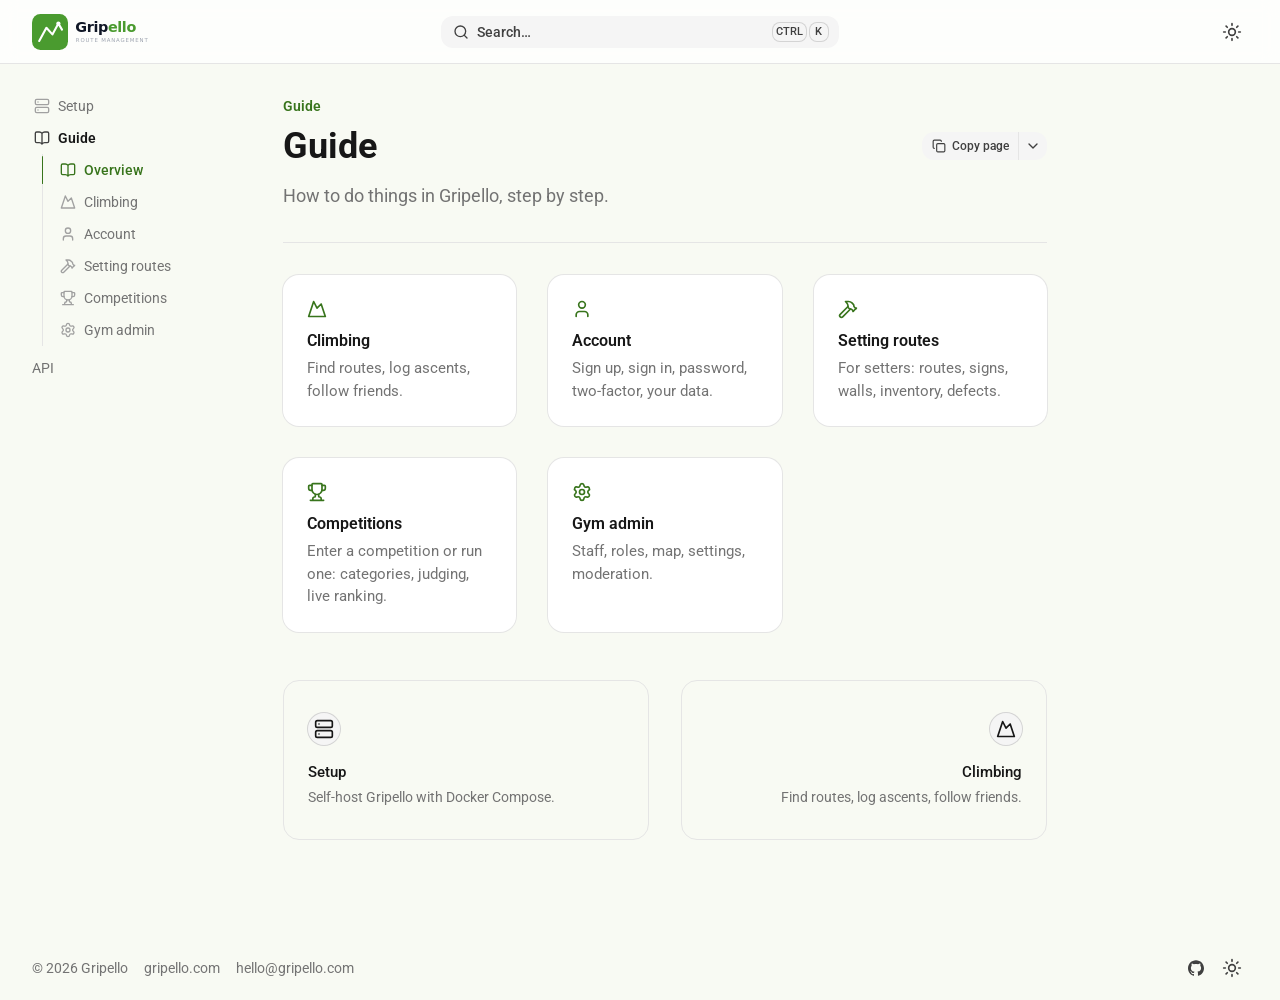
<file: guide.html>
<!DOCTYPE html><html  lang="en" dir="ltr"><head><meta charset="utf-8"><meta name="viewport" content="width=device-width, initial-scale=1"><title>Guide - Gripello Docs</title><script type="importmap">{"imports":{"#entry":"/_nuxt/DOtg-4wA.js"}}</script><script data-hid="ui-kbd-macos">/Macintosh;/.test(navigator.userAgent)&&document.documentElement.classList.add('ui-macos')</script><style id="nuxt-ui-colors">@layer theme {
  :root, :host {
  --ui-color-primary-50: var(--color-green-50, oklch(98.2% 0.018 155.826));
  --ui-color-primary-100: var(--color-green-100, oklch(96.2% 0.044 156.743));
  --ui-color-primary-200: var(--color-green-200, oklch(92.5% 0.084 155.995));
  --ui-color-primary-300: var(--color-green-300, oklch(87.1% 0.15 154.449));
  --ui-color-primary-400: var(--color-green-400, oklch(79.2% 0.209 151.711));
  --ui-color-primary-500: var(--color-green-500, oklch(72.3% 0.219 149.579));
  --ui-color-primary-600: var(--color-green-600, oklch(62.7% 0.194 149.214));
  --ui-color-primary-700: var(--color-green-700, oklch(52.7% 0.154 150.069));
  --ui-color-primary-800: var(--color-green-800, oklch(44.8% 0.119 151.328));
  --ui-color-primary-900: var(--color-green-900, oklch(39.3% 0.095 152.535));
  --ui-color-primary-950: var(--color-green-950, oklch(26.6% 0.065 152.934));
  --ui-color-secondary-50: var(--color-blue-50, oklch(97% 0.014 254.604));
  --ui-color-secondary-100: var(--color-blue-100, oklch(93.2% 0.032 255.585));
  --ui-color-secondary-200: var(--color-blue-200, oklch(88.2% 0.059 254.128));
  --ui-color-secondary-300: var(--color-blue-300, oklch(80.9% 0.105 251.813));
  --ui-color-secondary-400: var(--color-blue-400, oklch(70.7% 0.165 254.624));
  --ui-color-secondary-500: var(--color-blue-500, oklch(62.3% 0.214 259.815));
  --ui-color-secondary-600: var(--color-blue-600, oklch(54.6% 0.245 262.881));
  --ui-color-secondary-700: var(--color-blue-700, oklch(48.8% 0.243 264.376));
  --ui-color-secondary-800: var(--color-blue-800, oklch(42.4% 0.199 265.638));
  --ui-color-secondary-900: var(--color-blue-900, oklch(37.9% 0.146 265.522));
  --ui-color-secondary-950: var(--color-blue-950, oklch(28.2% 0.091 267.935));
  --ui-color-success-50: var(--color-green-50, oklch(98.2% 0.018 155.826));
  --ui-color-success-100: var(--color-green-100, oklch(96.2% 0.044 156.743));
  --ui-color-success-200: var(--color-green-200, oklch(92.5% 0.084 155.995));
  --ui-color-success-300: var(--color-green-300, oklch(87.1% 0.15 154.449));
  --ui-color-success-400: var(--color-green-400, oklch(79.2% 0.209 151.711));
  --ui-color-success-500: var(--color-green-500, oklch(72.3% 0.219 149.579));
  --ui-color-success-600: var(--color-green-600, oklch(62.7% 0.194 149.214));
  --ui-color-success-700: var(--color-green-700, oklch(52.7% 0.154 150.069));
  --ui-color-success-800: var(--color-green-800, oklch(44.8% 0.119 151.328));
  --ui-color-success-900: var(--color-green-900, oklch(39.3% 0.095 152.535));
  --ui-color-success-950: var(--color-green-950, oklch(26.6% 0.065 152.934));
  --ui-color-info-50: var(--color-blue-50, oklch(97% 0.014 254.604));
  --ui-color-info-100: var(--color-blue-100, oklch(93.2% 0.032 255.585));
  --ui-color-info-200: var(--color-blue-200, oklch(88.2% 0.059 254.128));
  --ui-color-info-300: var(--color-blue-300, oklch(80.9% 0.105 251.813));
  --ui-color-info-400: var(--color-blue-400, oklch(70.7% 0.165 254.624));
  --ui-color-info-500: var(--color-blue-500, oklch(62.3% 0.214 259.815));
  --ui-color-info-600: var(--color-blue-600, oklch(54.6% 0.245 262.881));
  --ui-color-info-700: var(--color-blue-700, oklch(48.8% 0.243 264.376));
  --ui-color-info-800: var(--color-blue-800, oklch(42.4% 0.199 265.638));
  --ui-color-info-900: var(--color-blue-900, oklch(37.9% 0.146 265.522));
  --ui-color-info-950: var(--color-blue-950, oklch(28.2% 0.091 267.935));
  --ui-color-warning-50: var(--color-yellow-50, oklch(98.7% 0.026 102.212));
  --ui-color-warning-100: var(--color-yellow-100, oklch(97.3% 0.071 103.193));
  --ui-color-warning-200: var(--color-yellow-200, oklch(94.5% 0.129 101.54));
  --ui-color-warning-300: var(--color-yellow-300, oklch(90.5% 0.182 98.111));
  --ui-color-warning-400: var(--color-yellow-400, oklch(85.2% 0.199 91.936));
  --ui-color-warning-500: var(--color-yellow-500, oklch(79.5% 0.184 86.047));
  --ui-color-warning-600: var(--color-yellow-600, oklch(68.1% 0.162 75.834));
  --ui-color-warning-700: var(--color-yellow-700, oklch(55.4% 0.135 66.442));
  --ui-color-warning-800: var(--color-yellow-800, oklch(47.6% 0.114 61.907));
  --ui-color-warning-900: var(--color-yellow-900, oklch(42.1% 0.095 57.708));
  --ui-color-warning-950: var(--color-yellow-950, oklch(28.6% 0.066 53.813));
  --ui-color-error-50: var(--color-red-50, oklch(97.1% 0.013 17.38));
  --ui-color-error-100: var(--color-red-100, oklch(93.6% 0.032 17.717));
  --ui-color-error-200: var(--color-red-200, oklch(88.5% 0.062 18.334));
  --ui-color-error-300: var(--color-red-300, oklch(80.8% 0.114 19.571));
  --ui-color-error-400: var(--color-red-400, oklch(70.4% 0.191 22.216));
  --ui-color-error-500: var(--color-red-500, oklch(63.7% 0.237 25.331));
  --ui-color-error-600: var(--color-red-600, oklch(57.7% 0.245 27.325));
  --ui-color-error-700: var(--color-red-700, oklch(50.5% 0.213 27.518));
  --ui-color-error-800: var(--color-red-800, oklch(44.4% 0.177 26.899));
  --ui-color-error-900: var(--color-red-900, oklch(39.6% 0.141 25.723));
  --ui-color-error-950: var(--color-red-950, oklch(25.8% 0.092 26.042));
  --ui-color-neutral-50: var(--color-old-neutral-50, oklch(98.5% 0 none));
  --ui-color-neutral-100: var(--color-old-neutral-100, oklch(97% 0 none));
  --ui-color-neutral-200: var(--color-old-neutral-200, oklch(92.2% 0 none));
  --ui-color-neutral-300: var(--color-old-neutral-300, oklch(87% 0 none));
  --ui-color-neutral-400: var(--color-old-neutral-400, oklch(70.8% 0 none));
  --ui-color-neutral-500: var(--color-old-neutral-500, oklch(55.6% 0 none));
  --ui-color-neutral-600: var(--color-old-neutral-600, oklch(43.9% 0 none));
  --ui-color-neutral-700: var(--color-old-neutral-700, oklch(37.1% 0 none));
  --ui-color-neutral-800: var(--color-old-neutral-800, oklch(26.9% 0 none));
  --ui-color-neutral-900: var(--color-old-neutral-900, oklch(20.5% 0 none));
  --ui-color-neutral-950: var(--color-old-neutral-950, oklch(14.5% 0 none));
  }
  :root, :host, .light {
  --ui-primary: var(--ui-color-primary-500);
  --ui-secondary: var(--ui-color-secondary-500);
  --ui-success: var(--ui-color-success-500);
  --ui-info: var(--ui-color-info-500);
  --ui-warning: var(--ui-color-warning-500);
  --ui-error: var(--ui-color-error-500);
  }
  .dark {
  --ui-primary: var(--ui-color-primary-400);
  --ui-secondary: var(--ui-color-secondary-400);
  --ui-success: var(--ui-color-success-400);
  --ui-info: var(--ui-color-info-400);
  --ui-warning: var(--ui-color-warning-400);
  --ui-error: var(--ui-color-error-400);
  }
}</style><style>@media (width>=1024px){.docus-sub-header{--ui-header-height:112px}}</style><link rel="stylesheet" href="/_nuxt/entry.BHWk5gE4.css" crossorigin><style>@layer base {:where(.i-lucide\:book-open){display:inline-block;width:1em;height:1em;background-color:currentColor;-webkit-mask-image:var(--svg);mask-image:var(--svg);-webkit-mask-repeat:no-repeat;mask-repeat:no-repeat;-webkit-mask-size:100% 100%;mask-size:100% 100%;--svg:url("data:image/svg+xml,%3Csvg xmlns='http://www.w3.org/2000/svg' viewBox='0 0 24 24' width='24' height='24'%3E%3Cpath fill='none' stroke='black' stroke-linecap='round' stroke-linejoin='round' stroke-width='2' d='M12 5v16m8.001-2A2 2 0 0 0 22 17V5a2 2 0 0 0-1.999-2L16 3.002A5 5 0 0 0 12 5a5 5 0 0 0-4-2H4a2 2 0 0 0-2 2v12a2 2 0 0 0 1.999 2H8a5 5 0 0 1 4 2a5 5 0 0 1 4-2z'/%3E%3C/svg%3E")}:where(.i-lucide\:chevron-down){display:inline-block;width:1em;height:1em;background-color:currentColor;-webkit-mask-image:var(--svg);mask-image:var(--svg);-webkit-mask-repeat:no-repeat;mask-repeat:no-repeat;-webkit-mask-size:100% 100%;mask-size:100% 100%;--svg:url("data:image/svg+xml,%3Csvg xmlns='http://www.w3.org/2000/svg' viewBox='0 0 24 24' width='24' height='24'%3E%3Cpath fill='none' stroke='black' stroke-linecap='round' stroke-linejoin='round' stroke-width='2' d='m6 9l6 6l6-6'/%3E%3C/svg%3E")}:where(.i-lucide\:copy){display:inline-block;width:1em;height:1em;background-color:currentColor;-webkit-mask-image:var(--svg);mask-image:var(--svg);-webkit-mask-repeat:no-repeat;mask-repeat:no-repeat;-webkit-mask-size:100% 100%;mask-size:100% 100%;--svg:url("data:image/svg+xml,%3Csvg xmlns='http://www.w3.org/2000/svg' viewBox='0 0 24 24' width='24' height='24'%3E%3Cg fill='none' stroke='black' stroke-linecap='round' stroke-linejoin='round' stroke-width='2'%3E%3Crect width='14' height='14' x='8' y='8' rx='2' ry='2'/%3E%3Cpath d='M4 16c-1.1 0-2-.9-2-2V4c0-1.1.9-2 2-2h10c1.1 0 2 .9 2 2'/%3E%3C/g%3E%3C/svg%3E")}:where(.i-lucide\:hammer){display:inline-block;width:1em;height:1em;background-color:currentColor;-webkit-mask-image:var(--svg);mask-image:var(--svg);-webkit-mask-repeat:no-repeat;mask-repeat:no-repeat;-webkit-mask-size:100% 100%;mask-size:100% 100%;--svg:url("data:image/svg+xml,%3Csvg xmlns='http://www.w3.org/2000/svg' viewBox='0 0 24 24' width='24' height='24'%3E%3Cg fill='none' stroke='black' stroke-linecap='round' stroke-linejoin='round' stroke-width='2'%3E%3Cpath d='m15 12l-9.373 9.373a1 1 0 0 1-3.001-3L12 9m6 6l4-4'/%3E%3Cpath d='m21.5 11.5l-1.914-1.914A2 2 0 0 1 19 8.172v-.344a2 2 0 0 0-.586-1.414l-1.657-1.657A6 6 0 0 0 12.516 3H9l1.243 1.243A6 6 0 0 1 12 8.485V10l2 2h1.172a2 2 0 0 1 1.414.586L18.5 14.5'/%3E%3C/g%3E%3C/svg%3E")}:where(.i-lucide\:moon){display:inline-block;width:1em;height:1em;background-color:currentColor;-webkit-mask-image:var(--svg);mask-image:var(--svg);-webkit-mask-repeat:no-repeat;mask-repeat:no-repeat;-webkit-mask-size:100% 100%;mask-size:100% 100%;--svg:url("data:image/svg+xml,%3Csvg xmlns='http://www.w3.org/2000/svg' viewBox='0 0 24 24' width='24' height='24'%3E%3Cpath fill='none' stroke='black' stroke-linecap='round' stroke-linejoin='round' stroke-width='2' d='M20.985 12.486a9 9 0 1 1-9.473-9.472c.405-.022.617.46.402.803a6 6 0 0 0 8.268 8.268c.344-.215.825-.004.803.401'/%3E%3C/svg%3E")}:where(.i-lucide\:mountain){display:inline-block;width:1em;height:1em;background-color:currentColor;-webkit-mask-image:var(--svg);mask-image:var(--svg);-webkit-mask-repeat:no-repeat;mask-repeat:no-repeat;-webkit-mask-size:100% 100%;mask-size:100% 100%;--svg:url("data:image/svg+xml,%3Csvg xmlns='http://www.w3.org/2000/svg' viewBox='0 0 24 24' width='24' height='24'%3E%3Cpath fill='none' stroke='black' stroke-linecap='round' stroke-linejoin='round' stroke-width='2' d='m8 3l4 8l5-5l5 15H2z'/%3E%3C/svg%3E")}:where(.i-lucide\:search){display:inline-block;width:1em;height:1em;background-color:currentColor;-webkit-mask-image:var(--svg);mask-image:var(--svg);-webkit-mask-repeat:no-repeat;mask-repeat:no-repeat;-webkit-mask-size:100% 100%;mask-size:100% 100%;--svg:url("data:image/svg+xml,%3Csvg xmlns='http://www.w3.org/2000/svg' viewBox='0 0 24 24' width='24' height='24'%3E%3Cg fill='none' stroke='black' stroke-linecap='round' stroke-linejoin='round' stroke-width='2'%3E%3Cpath d='m21 21l-4.34-4.34'/%3E%3Ccircle cx='11' cy='11' r='8'/%3E%3C/g%3E%3C/svg%3E")}:where(.i-lucide\:server){display:inline-block;width:1em;height:1em;background-color:currentColor;-webkit-mask-image:var(--svg);mask-image:var(--svg);-webkit-mask-repeat:no-repeat;mask-repeat:no-repeat;-webkit-mask-size:100% 100%;mask-size:100% 100%;--svg:url("data:image/svg+xml,%3Csvg xmlns='http://www.w3.org/2000/svg' viewBox='0 0 24 24' width='24' height='24'%3E%3Cg fill='none' stroke='black' stroke-linecap='round' stroke-linejoin='round' stroke-width='2'%3E%3Crect width='20' height='8' x='2' y='2' rx='2' ry='2'/%3E%3Crect width='20' height='8' x='2' y='14' rx='2' ry='2'/%3E%3Cpath d='M6 6h.01M6 18h.01'/%3E%3C/g%3E%3C/svg%3E")}:where(.i-lucide\:settings){display:inline-block;width:1em;height:1em;background-color:currentColor;-webkit-mask-image:var(--svg);mask-image:var(--svg);-webkit-mask-repeat:no-repeat;mask-repeat:no-repeat;-webkit-mask-size:100% 100%;mask-size:100% 100%;--svg:url("data:image/svg+xml,%3Csvg xmlns='http://www.w3.org/2000/svg' viewBox='0 0 24 24' width='24' height='24'%3E%3Cg fill='none' stroke='black' stroke-linecap='round' stroke-linejoin='round' stroke-width='2'%3E%3Cpath d='M9.671 4.136a2.34 2.34 0 0 1 4.659 0a2.34 2.34 0 0 0 3.319 1.915a2.34 2.34 0 0 1 2.33 4.033a2.34 2.34 0 0 0 0 3.831a2.34 2.34 0 0 1-2.33 4.033a2.34 2.34 0 0 0-3.319 1.915a2.34 2.34 0 0 1-4.659 0a2.34 2.34 0 0 0-3.32-1.915a2.34 2.34 0 0 1-2.33-4.033a2.34 2.34 0 0 0 0-3.831A2.34 2.34 0 0 1 6.35 6.051a2.34 2.34 0 0 0 3.319-1.915'/%3E%3Ccircle cx='12' cy='12' r='3'/%3E%3C/g%3E%3C/svg%3E")}:where(.i-lucide\:sun){display:inline-block;width:1em;height:1em;background-color:currentColor;-webkit-mask-image:var(--svg);mask-image:var(--svg);-webkit-mask-repeat:no-repeat;mask-repeat:no-repeat;-webkit-mask-size:100% 100%;mask-size:100% 100%;--svg:url("data:image/svg+xml,%3Csvg xmlns='http://www.w3.org/2000/svg' viewBox='0 0 24 24' width='24' height='24'%3E%3Cg fill='none' stroke='black' stroke-linecap='round' stroke-linejoin='round' stroke-width='2'%3E%3Ccircle cx='12' cy='12' r='4'/%3E%3Cpath d='M12 2v2m0 16v2M4.93 4.93l1.41 1.41m11.32 11.32l1.41 1.41M2 12h2m16 0h2M6.34 17.66l-1.41 1.41M19.07 4.93l-1.41 1.41'/%3E%3C/g%3E%3C/svg%3E")}:where(.i-lucide\:trophy){display:inline-block;width:1em;height:1em;background-color:currentColor;-webkit-mask-image:var(--svg);mask-image:var(--svg);-webkit-mask-repeat:no-repeat;mask-repeat:no-repeat;-webkit-mask-size:100% 100%;mask-size:100% 100%;--svg:url("data:image/svg+xml,%3Csvg xmlns='http://www.w3.org/2000/svg' viewBox='0 0 24 24' width='24' height='24'%3E%3Cg fill='none' stroke='black' stroke-linecap='round' stroke-linejoin='round' stroke-width='2'%3E%3Cpath d='M10 14.66V17a1 1 0 0 1-1 1a2 2 0 0 0-2 2v2m7-7.34V17a1 1 0 0 0 1 1a2 2 0 0 1 2 2v2m.916-12H19.5A2.5 2.5 0 0 0 22 7.5V5a1 1 0 0 0-1-1h-3M4 22h16'/%3E%3Cpath d='M6 9a6 6 0 0 0 12 0V3a1 1 0 0 0-1-1H7a1 1 0 0 0-1 1z'/%3E%3Cpath d='M6.084 10H4.5A2.5 2.5 0 0 1 2 7.5V5a1 1 0 0 1 1-1h3'/%3E%3C/g%3E%3C/svg%3E")}:where(.i-lucide\:user){display:inline-block;width:1em;height:1em;background-color:currentColor;-webkit-mask-image:var(--svg);mask-image:var(--svg);-webkit-mask-repeat:no-repeat;mask-repeat:no-repeat;-webkit-mask-size:100% 100%;mask-size:100% 100%;--svg:url("data:image/svg+xml,%3Csvg xmlns='http://www.w3.org/2000/svg' viewBox='0 0 24 24' width='24' height='24'%3E%3Cg fill='none' stroke='black' stroke-linecap='round' stroke-linejoin='round' stroke-width='2'%3E%3Cpath d='M19 21v-2a4 4 0 0 0-4-4H9a4 4 0 0 0-4 4v2'/%3E%3Ccircle cx='12' cy='7' r='4'/%3E%3C/g%3E%3C/svg%3E")}:where(.i-simple-icons\:github){display:inline-block;width:1em;height:1em;background-color:currentColor;-webkit-mask-image:var(--svg);mask-image:var(--svg);-webkit-mask-repeat:no-repeat;mask-repeat:no-repeat;-webkit-mask-size:100% 100%;mask-size:100% 100%;--svg:url("data:image/svg+xml,%3Csvg xmlns='http://www.w3.org/2000/svg' viewBox='0 0 24 24' width='24' height='24'%3E%3Cpath fill='black' d='M12 .297c-6.63 0-12 5.373-12 12c0 5.303 3.438 9.8 8.205 11.385c.6.113.82-.258.82-.577c0-.285-.01-1.04-.015-2.04c-3.338.724-4.042-1.61-4.042-1.61C4.422 18.07 3.633 17.7 3.633 17.7c-1.087-.744.084-.729.084-.729c1.205.084 1.838 1.236 1.838 1.236c1.07 1.835 2.809 1.305 3.495.998c.108-.776.417-1.305.76-1.605c-2.665-.3-5.466-1.332-5.466-5.93c0-1.31.465-2.38 1.235-3.22c-.135-.303-.54-1.523.105-3.176c0 0 1.005-.322 3.3 1.23c.96-.267 1.98-.399 3-.405c1.02.006 2.04.138 3 .405c2.28-1.552 3.285-1.23 3.285-1.23c.645 1.653.24 2.873.12 3.176c.765.84 1.23 1.91 1.23 3.22c0 4.61-2.805 5.625-5.475 5.92c.42.36.81 1.096.81 2.22c0 1.606-.015 2.896-.015 3.286c0 .315.21.69.825.57C20.565 22.092 24 17.592 24 12.297c0-6.627-5.373-12-12-12'/%3E%3C/svg%3E")}}</style><link rel="preload" as="fetch" crossorigin="anonymous" href="/guide/_payload.json?_b=1859aa66-6e9c-4480-9c5b-5d3562c164d2"><link rel="modulepreload" as="script" crossorigin href="/_nuxt/DOtg-4wA.js"><link rel="modulepreload" as="script" crossorigin href="/_nuxt/CrnkIQ2P.js"><link rel="modulepreload" as="script" crossorigin href="/_nuxt/COlnRzsE.js"><link rel="modulepreload" as="script" crossorigin href="/_nuxt/JzX3PgE_.js"><link rel="modulepreload" as="script" crossorigin href="/_nuxt/C5Q-TMS8.js"><link rel="modulepreload" as="script" crossorigin href="/_nuxt/CH-Kopkc.js"><link rel="modulepreload" as="script" crossorigin href="/_nuxt/BW3xJdEx.js"><link rel="modulepreload" as="script" crossorigin href="/_nuxt/BnDTbt6S.js"><link rel="modulepreload" as="script" crossorigin href="/_nuxt/B3QO-XfH.js"><link rel="modulepreload" as="script" crossorigin href="/_nuxt/DGB3O9jL.js"><link rel="modulepreload" as="script" crossorigin href="/_nuxt/iMYtk8YK.js"><link rel="modulepreload" as="script" crossorigin href="/_nuxt/BnBw5x8r.js"><link rel="modulepreload" as="script" crossorigin href="/_nuxt/CRzLMJPS.js"><link rel="modulepreload" as="script" crossorigin href="/_nuxt/B26sHK9Y.js"><link rel="modulepreload" as="script" crossorigin href="/_nuxt/D3jNjEhs.js"><link rel="modulepreload" as="script" crossorigin href="/_nuxt/CZKh-21j.js"><link rel="modulepreload" as="script" crossorigin href="/_nuxt/9ff7tocg.js"><link rel="modulepreload" as="script" crossorigin href="/_nuxt/D9zlBXE7.js"><link rel="modulepreload" as="script" crossorigin href="/_nuxt/Dt1vyuVa.js"><link rel="modulepreload" as="script" crossorigin href="/_nuxt/B-Lpnccl.js"><link rel="modulepreload" as="script" crossorigin href="/_nuxt/fl-HDN4K.js"><link rel="modulepreload" as="script" crossorigin href="/_nuxt/C-giRA4D.js"><link rel="modulepreload" as="script" crossorigin href="/_nuxt/B5ezq7Js.js"><link rel="modulepreload" as="script" crossorigin href="/_nuxt/Buwos42G.js"><link rel="modulepreload" as="script" crossorigin href="/_nuxt/Ob7TwdTF.js"><link rel="modulepreload" as="script" crossorigin href="/_nuxt/Jjt6gQjS.js"><link rel="modulepreload" as="script" crossorigin href="/_nuxt/ButnCTRO.js"><link rel="modulepreload" as="script" crossorigin href="/_nuxt/DoaTxq2X.js"><link rel="modulepreload" as="script" crossorigin href="/_nuxt/C9uYwxXv.js"><link rel="modulepreload" as="script" crossorigin href="/_nuxt/HJZ0Lrab.js"><link rel="modulepreload" as="script" crossorigin href="/_nuxt/DIVzDQWU.js"><link rel="modulepreload" as="script" crossorigin href="/_nuxt/BU0yoZ_A.js"><link rel="modulepreload" as="script" crossorigin href="/_nuxt/BDgPoOGI.js"><link rel="modulepreload" as="script" crossorigin href="/_nuxt/CULEe8KY.js"><link rel="modulepreload" as="script" crossorigin href="/_nuxt/BY4X7Etp.js"><link rel="modulepreload" as="script" crossorigin href="/_nuxt/Ly2VzkMB.js"><link rel="modulepreload" as="script" crossorigin href="/_nuxt/93AlAkQM.js"><link rel="modulepreload" as="script" crossorigin href="/_nuxt/C9SIl4Wx.js"><link rel="modulepreload" as="script" crossorigin href="/_nuxt/BHZGoqka.js"><link rel="modulepreload" as="script" crossorigin href="/_nuxt/Dm9tEfUZ.js"><link rel="modulepreload" as="script" crossorigin href="/_nuxt/DWEoD8ZB.js"><link rel="modulepreload" as="script" crossorigin href="/_nuxt/Bng2rRDf.js"><link rel="modulepreload" as="script" crossorigin href="/_nuxt/CFNBzR5c.js"><link rel="modulepreload" as="script" crossorigin href="/_nuxt/DhtaD9_m.js"><link rel="modulepreload" as="script" crossorigin href="/_nuxt/Blx4YTsr.js"><link rel="modulepreload" as="script" crossorigin href="/_nuxt/LczgkNfS.js"><link rel="modulepreload" as="script" crossorigin href="/_nuxt/ByK4gNnM.js"><link rel="modulepreload" as="script" crossorigin href="/_nuxt/BiOgYlwN.js"><link rel="modulepreload" as="script" crossorigin href="/_nuxt/Dlc9DRtA.js"><link rel="modulepreload" as="script" crossorigin href="/_nuxt/DzQGYy8z.js"><link rel="modulepreload" as="script" crossorigin href="/_nuxt/CSUjsW3l.js"><link rel="modulepreload" as="script" crossorigin href="/_nuxt/DHihWhf5.js"><link rel="modulepreload" as="script" crossorigin href="/_nuxt/DQCLPyYY.js"><link rel="modulepreload" as="script" crossorigin href="/_nuxt/BbLxOQa8.js"><link rel="modulepreload" as="script" crossorigin href="/_nuxt/BHWjSWO2.js"><link rel="modulepreload" as="script" crossorigin href="/_nuxt/CJ80Q6zU.js"><link rel="modulepreload" as="script" crossorigin href="/_nuxt/DrTINZOk.js"><link rel="modulepreload" as="script" crossorigin href="/_nuxt/BZVBdw98.js"><link rel="modulepreload" as="script" crossorigin href="/_nuxt/BB6NaRqv.js"><link rel="modulepreload" as="script" crossorigin href="/_nuxt/DOVquImQ.js"><link rel="modulepreload" as="script" crossorigin href="/_nuxt/zpp5XNj8.js"><link rel="modulepreload" as="script" crossorigin href="/_nuxt/Btdg1k1A.js"><script type="module" src="/_nuxt/DOtg-4wA.js" crossorigin></script><link rel="prefetch" as="script" crossorigin href="/_nuxt/DGfK9SVQ.js"><link rel="prefetch" as="script" crossorigin href="/_nuxt/CaYfVIq5.js"><link rel="prefetch" as="script" crossorigin href="/_nuxt/Dfw7zRzk.js"><link rel="prefetch" as="script" crossorigin href="/_nuxt/Dl4hthbe.js"><link rel="prefetch" as="script" crossorigin href="/_nuxt/c0fIABh6.js"><link rel="prefetch" as="script" crossorigin href="/_nuxt/oDcWNZ6i.js"><link rel="prefetch" as="script" crossorigin href="/_nuxt/DpWev39O.js"><link rel="prefetch" as="script" crossorigin href="/_nuxt/004yip3W.js"><link rel="prefetch" as="script" crossorigin href="/_nuxt/lXm2UH6-.js"><link rel="prefetch" as="script" crossorigin href="/_nuxt/zHU-kgrs.js"><link rel="prefetch" as="script" crossorigin href="/_nuxt/MpRDfc8Q.js"><link rel="prefetch" as="script" crossorigin href="/_nuxt/DmZqGdZy.js"><link rel="prefetch" as="script" crossorigin href="/_nuxt/qPBQJZ6U.js"><link rel="prefetch" as="script" crossorigin href="/_nuxt/BL3JT9v4.js"><link rel="prefetch" as="script" crossorigin href="/_nuxt/JxFRJ3KH.js"><link rel="prefetch" as="script" crossorigin href="/_nuxt/BTpNYTj4.js"><link rel="prefetch" as="script" crossorigin href="/_nuxt/CRcR5kk-.js"><link rel="prefetch" as="script" crossorigin href="/_nuxt/CL3HjiT_.js"><link rel="prefetch" as="script" crossorigin href="/_nuxt/D9brmktt.js"><link rel="prefetch" as="script" crossorigin href="/_nuxt/CLtsa_KB.js"><link rel="prefetch" as="script" crossorigin href="/_nuxt/BdNJyn4A.js"><link rel="prefetch" as="script" crossorigin href="/_nuxt/Zw5vK1_W.js"><link rel="prefetch" as="script" crossorigin href="/_nuxt/Dygsog1d.js"><link rel="prefetch" as="script" crossorigin href="/_nuxt/DOBhjnAh.js"><link rel="prefetch" as="script" crossorigin href="/_nuxt/B7T6SXfx.js"><link rel="prefetch" as="script" crossorigin href="/_nuxt/DwSA0h4F.js"><link rel="prefetch" as="script" crossorigin href="/_nuxt/DSSklukQ.js"><link rel="prefetch" as="script" crossorigin href="/_nuxt/DKRWKjSc.js"><link rel="prefetch" as="script" crossorigin href="/_nuxt/D0VBsg2C.js"><link rel="prefetch" as="script" crossorigin href="/_nuxt/DDWQbIcC.js"><link rel="prefetch" as="script" crossorigin href="/_nuxt/CVQvfMWY.js"><link rel="prefetch" as="script" crossorigin href="/_nuxt/ByFT8dFC.js"><link rel="prefetch" as="script" crossorigin href="/_nuxt/CT6YvlYF.js"><link rel="prefetch" as="script" crossorigin href="/_nuxt/B_Ad7xoh.js"><link rel="prefetch" as="script" crossorigin href="/_nuxt/Ck6EwP4_.js"><link rel="prefetch" as="script" crossorigin href="/_nuxt/CYvSmbro.js"><link rel="prefetch" as="script" crossorigin href="/_nuxt/DPXP1N3a.js"><link rel="prefetch" as="script" crossorigin href="/_nuxt/Cj1jCuWD.js"><link rel="prefetch" as="script" crossorigin href="/_nuxt/C1ROHo7h.js"><link rel="prefetch" as="script" crossorigin href="/_nuxt/DWrYlMQQ.js"><link rel="prefetch" as="script" crossorigin href="/_nuxt/CiHUatg_.js"><link rel="prefetch" as="script" crossorigin href="/_nuxt/DLk_u9JP.js"><link rel="prefetch" as="script" crossorigin href="/_nuxt/CEoEnwst.js"><link rel="prefetch" as="script" crossorigin href="/_nuxt/DhSPeYiQ.js"><link rel="prefetch" as="script" crossorigin href="/_nuxt/CmY0Lz5B.js"><link rel="prefetch" as="script" crossorigin href="/_nuxt/D9MatVSs.js"><link rel="prefetch" as="script" crossorigin href="/_nuxt/3-s0tMeE.js"><link rel="prefetch" as="script" crossorigin href="/_nuxt/CSUmlgty.js"><link rel="prefetch" as="script" crossorigin href="/_nuxt/BFsBml3w.js"><link rel="prefetch" as="script" crossorigin href="/_nuxt/CssHGIHk.js"><link rel="prefetch" as="script" crossorigin href="/_nuxt/Dy6yP6Ib.js"><link rel="prefetch" as="script" crossorigin href="/_nuxt/Bq-8DTiF.js"><link rel="prefetch" as="script" crossorigin href="/_nuxt/voyWwacD.js"><link rel="prefetch" as="script" crossorigin href="/_nuxt/CY8Jowkf.js"><link rel="prefetch" as="script" crossorigin href="/_nuxt/CJYIfuPh.js"><link rel="prefetch" as="script" crossorigin href="/_nuxt/QDHW17ik.js"><link rel="prefetch" as="script" crossorigin href="/_nuxt/CKQharsZ.js"><link rel="prefetch" as="script" crossorigin href="/_nuxt/ChGzsrHM.js"><link rel="prefetch" as="script" crossorigin href="/_nuxt/CUGxagPN.js"><link rel="prefetch" as="script" crossorigin href="/_nuxt/DpJd2pPp.js"><link rel="prefetch" as="script" crossorigin href="/_nuxt/CP7CbMcG.js"><link rel="prefetch" as="script" crossorigin href="/_nuxt/BNvWxeaW.js"><link rel="prefetch" as="script" crossorigin href="/_nuxt/DC0u6BiL.js"><link rel="prefetch" as="script" crossorigin href="/_nuxt/BAp6K1AN.js"><link rel="prefetch" as="script" crossorigin href="/_nuxt/BP7iiU5b.js"><link rel="prefetch" as="script" crossorigin href="/_nuxt/DrlILdyu.js"><link rel="prefetch" as="script" crossorigin href="/_nuxt/DcY_7ayY.js"><link rel="prefetch" as="script" crossorigin href="/_nuxt/B_8X4bsE.js"><link rel="prefetch" as="script" crossorigin href="/_nuxt/2L_A8OSj.js"><link rel="prefetch" as="script" crossorigin href="/_nuxt/CX7wZ2Wp.js"><link rel="prefetch" as="script" crossorigin href="/_nuxt/DluX0uHf.js"><link rel="prefetch" as="script" crossorigin href="/_nuxt/DxpUXyeY.js"><link rel="prefetch" as="script" crossorigin href="/_nuxt/BMXo37YY.js"><link rel="prefetch" as="script" crossorigin href="/_nuxt/DnCggU4m.js"><link rel="prefetch" as="script" crossorigin href="/_nuxt/CLCql9b0.js"><link rel="prefetch" as="script" crossorigin href="/_nuxt/4IA8Fafp.js"><link rel="prefetch" as="script" crossorigin href="/_nuxt/DkWgZc5X.js"><link rel="prefetch" as="script" crossorigin href="/_nuxt/BgS4qDlF.js"><link rel="prefetch" as="script" crossorigin href="/_nuxt/CJnqkW_e.js"><link rel="prefetch" as="script" crossorigin href="/_nuxt/8oXjntdI.js"><link rel="prefetch" as="script" crossorigin href="/_nuxt/C4IiLdJj.js"><link rel="prefetch" as="script" crossorigin href="/_nuxt/qqT5m4X7.js"><link rel="prefetch" as="script" crossorigin href="/_nuxt/ME_0QlJx.js"><link rel="prefetch" as="script" crossorigin href="/_nuxt/CxR-WgJR.js"><link rel="prefetch" as="script" crossorigin href="/_nuxt/B81SfRrS.js"><link rel="prefetch" as="script" crossorigin href="/_nuxt/BYXDfh6c.js"><link rel="prefetch" as="script" crossorigin href="/_nuxt/Be--pjow.js"><link rel="prefetch" as="script" crossorigin href="/_nuxt/xaelGX2t.js"><link rel="prefetch" as="script" crossorigin href="/_nuxt/CWp-Qsq6.js"><link rel="prefetch" as="script" crossorigin href="/_nuxt/JxW_K25f.js"><link rel="prefetch" as="script" crossorigin href="/_nuxt/BkJurMDp.js"><link rel="prefetch" as="script" crossorigin href="/_nuxt/8vg8YThm.js"><link rel="prefetch" as="script" crossorigin href="/_nuxt/CFfqys0l.js"><link rel="prefetch" as="script" crossorigin href="/_nuxt/Xirt7_v6.js"><link rel="prefetch" as="script" crossorigin href="/_nuxt/Cw0iOhOE.js"><link rel="prefetch" as="script" crossorigin href="/_nuxt/DuuRAw0L.js"><link rel="prefetch" as="script" crossorigin href="/_nuxt/B3nyt8GX.js"><link rel="prefetch" as="script" crossorigin href="/_nuxt/Dgjmty44.js"><link rel="prefetch" as="script" crossorigin href="/_nuxt/DHI5-Emg.js"><link rel="prefetch" as="script" crossorigin href="/_nuxt/Bl-484Ba.js"><link rel="prefetch" as="script" crossorigin href="/_nuxt/DmnkJ3aV.js"><link rel="prefetch" as="script" crossorigin href="/_nuxt/CwdIM6Ws.js"><link rel="prefetch" as="script" crossorigin href="/_nuxt/e6ydd7n3.js"><link rel="prefetch" as="script" crossorigin href="/_nuxt/CChubtID.js"><link rel="prefetch" as="script" crossorigin href="/_nuxt/4NeWhKBq.js"><link rel="prefetch" as="script" crossorigin href="/_nuxt/DK7-xb5P.js"><link rel="prefetch" as="script" crossorigin href="/_nuxt/JyGXrVJ_.js"><link rel="prefetch" as="script" crossorigin href="/_nuxt/C1p8wNVC.js"><link rel="prefetch" as="script" crossorigin href="/_nuxt/Djt2dsao.js"><link rel="prefetch" as="script" crossorigin href="/_nuxt/BjBUJaiC.js"><link rel="prefetch" as="script" crossorigin href="/_nuxt/DWPnAFKJ.js"><link rel="prefetch" as="script" crossorigin href="/_nuxt/DylGJO3E.js"><link rel="prefetch" as="script" crossorigin href="/_nuxt/CeRp9svB.js"><link rel="prefetch" as="script" crossorigin href="/_nuxt/2YQ9COyj.js"><link rel="prefetch" as="script" crossorigin href="/_nuxt/BncAzyCI.js"><link rel="prefetch" as="script" crossorigin href="/_nuxt/ZQV96EIV.js"><link rel="prefetch" as="script" crossorigin href="/_nuxt/BzPukQzP.js"><link rel="prefetch" as="script" crossorigin href="/_nuxt/aldt6FqP.js"><link rel="prefetch" as="script" crossorigin href="/_nuxt/DIa29g8_.js"><link rel="prefetch" as="script" crossorigin href="/_nuxt/D1OBfqxv.js"><link rel="prefetch" as="script" crossorigin href="/_nuxt/DsdoRF2j.js"><link rel="prefetch" as="script" crossorigin href="/_nuxt/DDsFdJkZ.js"><link rel="prefetch" as="script" crossorigin href="/_nuxt/BWgtwYmu.js"><link rel="prefetch" as="script" crossorigin href="/_nuxt/nYIAm5n1.js"><meta name="twitter:card" content="summary_large_image"><meta name="twitter:image" content="https://docs.gripello.com/_og/s/o_b7141b5f505307ea.png"><meta property="og:image" content="https://docs.gripello.com/_og/s/o_b7141b5f505307ea.png"><meta property="og:image:type" content="image/png"><meta property="og:image:width" content="1200"><meta property="og:image:height" content="600"><meta name="robots" content="index, follow, max-image-preview:large, max-snippet:-1, max-video-preview:-1"><link rel="icon" href="/favicon.ico"><meta name="description" content="How to do things in Gripello, step by step."><meta property="og:site_name" content="Gripello Docs"><meta property="og:title" content="Guide"><meta property="og:description" content="How to do things in Gripello, step by step."><meta property="og:type" content="article"><meta property="og:url" content="https://docs.gripello.com/guide"><link rel="canonical" href="https://docs.gripello.com/guide"><link rel="alternate" type="text/markdown" href="https://docs.gripello.com/guide.md"><script>"use strict";(()=>{const o=window,e=document.documentElement,c=["dark","light"],s=getStorageValue("localStorage","nuxt-color-mode")||"system";let r=s==="system"?f():s;const l=e.getAttribute("data-color-mode-forced");l&&(r=l),i(r),o["__NUXT_COLOR_MODE__"]={preference:s,value:r,getColorScheme:f,addColorScheme:i,removeColorScheme:d};function i(t){const a=""+t+"",n="";e.classList?e.classList.add(a):e.className+=" "+a,n&&e.setAttribute("data-"+n,t)}function d(t){const a=""+t+"",n="";e.classList?e.classList.remove(a):e.className=e.className.replace(new RegExp(a,"g"),""),n&&e.removeAttribute("data-"+n)}function u(t){return o.matchMedia("(prefers-color-scheme"+t+")")}function f(){if(o.matchMedia&&u("").media!=="not all"){for(const t of c)if(u(":"+t).matches)return t}return"light"}})();function getStorageValue(o,e){switch(o){case"localStorage":try{return window.localStorage.getItem(e)}catch{return null}case"sessionStorage":try{return window.sessionStorage.getItem(e)}catch{return null}case"cookie":try{return getCookie(e)}catch{return null}default:return null}}function getCookie(o){const c=("; "+window.document.cookie).split("; "+o+"=");if(c.length===2){const s=c.pop();return s?s.split(";").shift():null}}</script></head><body><div id="__nuxt" class="isolate"><!--[--><!--[--><!--[--><!--[--><!--[--><div class="nuxt-loading-indicator" style="position:fixed;top:0;right:0;left:0;pointer-events:none;width:auto;height:3px;opacity:0;background:var(--ui-primary);background-size:0% auto;transform:scaleX(0%);transform-origin:left;transition:transform 0.1s, height 0.4s, opacity 0.4s;z-index:999999;"></div><div class="flex"><div class="flex-1 min-w-0"><!--[--><!----><!----><!----><header data-slot="root" class="bg-default/75 backdrop-blur-sm border-b border-default h-(--ui-header-height) sticky top-0 z-50"><!--[--><!--]--><div class="w-full max-w-(--ui-container) mx-auto px-4 sm:px-6 lg:px-8 flex items-center justify-between gap-3 h-full" data-slot="container"><!--[--><div data-slot="left" class="lg:flex-1 flex items-center gap-1.5"><!----><!--[--><a href="/" class="" aria-label="Gripello"><!--[--><!--[--><!--[--><!--[--><!--[--><!--]--><!--[--><img data-nuxt-img srcset="/_ipx/_/gripello-light.svg 1x, /_ipx/_/gripello-light.svg 2x" onerror="this.setAttribute(&#39;data-error&#39;, 1)" class="dark:hidden h-6 w-auto shrink-0 h-6 w-auto shrink-0 h-9" data-state="closed" style="webkit-touch-callout:none;pointer-events:auto;" alt="Gripello" src="/_ipx/_/gripello-light.svg"><img data-nuxt-img srcset="/_ipx/_/gripello-dark.svg 1x, /_ipx/_/gripello-dark.svg 2x" onerror="this.setAttribute(&#39;data-error&#39;, 1)" class="hidden dark:block h-6 w-auto shrink-0 h-6 w-auto shrink-0 h-9" data-state="closed" style="webkit-touch-callout:none;pointer-events:auto;" alt="Gripello" src="/_ipx/_/gripello-dark.svg"><!--]--><!--]--><!--[--><!----><!--v-if--><!--]--><!--]--><!--]--><!--]--></a><!--]--></div><div data-slot="center" class="hidden lg:flex flex-1"><!--[--><!--[--><!----><button type="button" data-slot="base" class="rounded-md font-medium inline-flex items-center disabled:cursor-not-allowed aria-disabled:cursor-not-allowed disabled:opacity-75 aria-disabled:opacity-75 transition-colors px-2.5 py-1.5 text-sm gap-1.5 text-default bg-elevated hover:bg-accented/75 active:bg-accented/75 outline-inverted/25 focus-visible:outline-3 disabled:bg-elevated aria-disabled:bg-elevated w-full"><!--[--><!--[--><span class="iconify i-lucide:search shrink-0 size-4 mx-0.5" aria-hidden="true" style="" data-slot="leadingIcon"></span><!--]--><!--[--><span data-slot="label" class="truncate">Search…</span><!--]--><!--[--><div data-slot="trailing" class="hidden lg:flex items-center gap-0.5 ms-auto"><!--[--><!--[--><kbd class="inline-flex items-center justify-center px-1 rounded-sm font-medium font-sans uppercase h-5 min-w-[20px] text-[11px] ring ring-inset ring-accented text-default bg-elevated"><!--[--><!--[--><span class="hidden in-[.ui-macos]:inline">⌘</span><span class="in-[.ui-macos]:hidden">Ctrl</span><!--]--><!--]--></kbd><kbd class="inline-flex items-center justify-center px-1 rounded-sm font-medium font-sans uppercase h-5 min-w-[20px] text-[11px] ring ring-inset ring-accented text-default bg-elevated"><!--[--><!--[-->k<!--]--><!--]--></kbd><!--]--><!--]--></div><!--]--><!--]--></button><!--]--><!--]--></div><div data-slot="right" class="flex items-center justify-end lg:flex-1 gap-1.5"><!--[--><div></div><!----><!----><!--[--><!----><button type="button" data-slot="base" aria-label="Search…" class="rounded-md font-medium inline-flex items-center disabled:cursor-not-allowed aria-disabled:cursor-not-allowed disabled:opacity-75 aria-disabled:opacity-75 transition-colors text-sm gap-1.5 text-default hover:bg-elevated active:bg-elevated outline-inverted/25 focus-visible:outline-3 hover:disabled:bg-transparent dark:hover:disabled:bg-transparent hover:aria-disabled:bg-transparent dark:hover:aria-disabled:bg-transparent p-1.5 lg:hidden"><!--[--><!--[--><span class="iconify i-lucide:search shrink-0 size-5" aria-hidden="true" style="" data-slot="leadingIcon"></span><!--]--><!--[--><span data-slot="label" class="truncate hidden">Search…</span><!--]--><!--[--><div data-slot="trailing" class="hidden items-center gap-0.5 ms-auto lg:hidden"><!--[--><!--[--><kbd class="inline-flex items-center justify-center px-1 rounded-sm font-medium font-sans uppercase h-5 min-w-[20px] text-[11px] ring ring-inset ring-accented text-default bg-elevated"><!--[--><!--[--><span class="hidden in-[.ui-macos]:inline">⌘</span><span class="in-[.ui-macos]:hidden">Ctrl</span><!--]--><!--]--></kbd><kbd class="inline-flex items-center justify-center px-1 rounded-sm font-medium font-sans uppercase h-5 min-w-[20px] text-[11px] ring ring-inset ring-accented text-default bg-elevated"><!--[--><!--[-->k<!--]--><!--]--></kbd><!--]--><!--]--></div><!--]--><!--]--></button><!--]--><!--[--><div class="h-8 w-8 animate-pulse bg-neutral-200 dark:bg-neutral-800 rounded-md"></div><!--]--><!----><!--]--><!--[--><button type="button" data-slot="base" aria-label="Open menu" class="rounded-md font-medium inline-flex items-center disabled:cursor-not-allowed aria-disabled:cursor-not-allowed disabled:opacity-75 aria-disabled:opacity-75 transition-colors text-xs gap-1.5 text-default hover:bg-elevated active:bg-elevated outline-inverted/25 focus-visible:outline-3 hover:disabled:bg-transparent dark:hover:disabled:bg-transparent hover:aria-disabled:bg-transparent dark:hover:aria-disabled:bg-transparent p-1.5 -me-1.5 lg:hidden"><!--[--><!--[--><!----><!--]--><!--[--><svg xmlns="http://www.w3.org/2000/svg" class="size-5" viewBox="0 0 24 24" fill="none" stroke="currentColor" stroke-width="2" stroke-linecap="round" stroke-linejoin="round"><line x1="4" y1="6" x2="20" y2="6" class="outline-none origin-center [transform-box:fill-box] transition-[translate,rotate,opacity] duration-400 ease-[cubic-bezier(0.34,1.36,0.64,1)]"></line><line x1="4" y1="12" x2="20" y2="12" class="outline-none origin-center [transform-box:fill-box] transition-[translate,rotate,opacity] duration-400 ease-[cubic-bezier(0.34,1.36,0.64,1)]"></line><line x1="4" y1="18" x2="20" y2="18" class="outline-none origin-center [transform-box:fill-box] transition-[translate,rotate,opacity] duration-400 ease-[cubic-bezier(0.34,1.36,0.64,1)]"></line></svg><!--]--><!--[--><!----><!--]--><!--]--></button><!--]--></div><!--]--></div><!--[--><!--]--></header><!----><!--]--><main class="min-h-[calc(100vh-var(--ui-header-height))]"><!--[--><div class="w-full max-w-(--ui-container) mx-auto px-4 sm:px-6 lg:px-8"><!--[--><div data-slot="root" class="flex flex-col lg:grid lg:grid-cols-10 lg:gap-10"><aside data-slot="left" class="hidden overflow-y-auto lg:block lg:max-h-[calc(100vh-var(--ui-header-height))] lg:sticky lg:top-(--ui-header-height) py-8 lg:ps-4 lg:-ms-4 lg:pe-6.5 lg:col-span-2"><div data-slot="container" class="relative"><!----><!--[--><div></div><!--[--><!----><nav data-slot="root"><ul class="isolate -mx-2.5 -mt-1.5"><!--[--><!--[--><!--[--><li data-slot="item" class=""><a href="/setup" data-slot="link" class="group relative w-full px-2.5 py-1.5 before:inset-y-px before:inset-x-0 flex items-center gap-1.5 text-sm before:absolute before:z-[-1] before:rounded-md focus:outline-none focus-visible:outline-none focus-visible:before:outline-3 before:outline-primary/25 text-muted hover:text-highlighted data-[state=open]:text-highlighted transition-colors"><!--[--><!--[--><!--[--><span class="iconify i-lucide:server shrink-0 size-4 mx-0.5 text-dimmed group-hover:text-default group-data-[state=open]:text-default transition-colors" aria-hidden="true" style="" data-slot="linkLeadingIcon"></span><!--]--><span data-slot="linkTitle" class="truncate"><!--[-->Setup<!--]--><!----></span><!----><!--]--><!--]--></a></li><!--]--><!--[--><li data-state="open" data-disabled data-orientation="vertical" data-slot="itemWithChildren" class="flex flex-col data-[state=open]:mb-1.5"><!--[--><!--[--><button type="button" aria-controls aria-expanded="true" data-state="open" data-disabled disabled id="reka-accordion-trigger-v-0-2-0-0-0" data-reka-collection-item aria-disabled="true" data-orientation="vertical" class="group relative w-full px-2.5 py-1.5 before:inset-y-px before:inset-x-0 flex items-center gap-1.5 text-sm before:absolute before:z-[-1] before:rounded-md focus:outline-none focus-visible:outline-none focus-visible:before:outline-3 before:outline-primary/25 text-muted font-semibold data-[state=open]:text-highlighted"><!--[--><!--[--><!--[--><!--[--><span class="iconify i-lucide:book-open shrink-0 size-4 mx-0.5 text-dimmed group-hover:text-default group-data-[state=open]:text-default transition-colors" aria-hidden="true" style="" data-slot="linkLeadingIcon"></span><!--]--><span data-slot="linkTitle" class="truncate"><!--[-->Guide<!--]--><!----></span><!----><!--]--><!--]--><!--]--></button><div role="region" aria-labelledby="reka-accordion-trigger-v-0-2-0-0-0" data-disabled data-orientation="vertical" style="--reka-accordion-content-width:var(--reka-collapsible-content-width);--reka-accordion-content-height:var(--reka-collapsible-content-height);--reka-collapsible-content-height:0px;--reka-collapsible-content-width:0px;" data-slot="content" class="data-[state=open]:animate-[accordion-down_200ms_var(--ease-out)] data-[state=closed]:animate-[accordion-up_200ms_var(--ease-out)] data-[state=closed]:overflow-hidden focus:outline-none" id="reka-collapsible-content-v-0-2-0-0-1"><!--[--><!--[--><!--[--><!----><ul data-slot="root" class="ms-5 border-s border-default"><!--[--><!--[--><!--[--><li data-slot="item" class="ps-1.5 -ms-px"><a href="/guide" data-slot="link" class="group relative w-full px-2.5 py-1.5 before:inset-y-px before:inset-x-0 flex items-center gap-1.5 text-sm before:absolute before:z-[-1] before:rounded-md focus:outline-none focus-visible:outline-none focus-visible:before:outline-3 before:outline-primary/25 font-medium after:absolute after:-start-1.5 after:inset-y-0.5 after:block after:w-px after:rounded-full after:transition-colors text-primary after:bg-primary"><!--[--><!--[--><!--[--><span class="iconify i-lucide:book-open shrink-0 size-4 mx-0.5 text-primary group-data-[state=open]:text-primary" aria-hidden="true" style="" data-slot="linkLeadingIcon"></span><!--]--><span data-slot="linkTitle" class="truncate"><!--[-->Overview<!--]--><!----></span><!----><!--]--><!--]--></a></li><!--]--><!--[--><li data-slot="item" class="ps-1.5 -ms-px"><a href="/guide/climbing" data-slot="link" class="group relative w-full px-2.5 py-1.5 before:inset-y-px before:inset-x-0 flex items-center gap-1.5 text-sm before:absolute before:z-[-1] before:rounded-md focus:outline-none focus-visible:outline-none focus-visible:before:outline-3 before:outline-primary/25 text-muted after:absolute after:-start-1.5 after:inset-y-0.5 after:block after:w-px after:rounded-full after:transition-colors hover:text-highlighted data-[state=open]:text-highlighted transition-colors"><!--[--><!--[--><!--[--><span class="iconify i-lucide:mountain shrink-0 size-4 mx-0.5 text-dimmed group-hover:text-default group-data-[state=open]:text-default transition-colors" aria-hidden="true" style="" data-slot="linkLeadingIcon"></span><!--]--><span data-slot="linkTitle" class="truncate"><!--[-->Climbing<!--]--><!----></span><!----><!--]--><!--]--></a></li><!--]--><!--[--><li data-slot="item" class="ps-1.5 -ms-px"><a href="/guide/account" data-slot="link" class="group relative w-full px-2.5 py-1.5 before:inset-y-px before:inset-x-0 flex items-center gap-1.5 text-sm before:absolute before:z-[-1] before:rounded-md focus:outline-none focus-visible:outline-none focus-visible:before:outline-3 before:outline-primary/25 text-muted after:absolute after:-start-1.5 after:inset-y-0.5 after:block after:w-px after:rounded-full after:transition-colors hover:text-highlighted data-[state=open]:text-highlighted transition-colors"><!--[--><!--[--><!--[--><span class="iconify i-lucide:user shrink-0 size-4 mx-0.5 text-dimmed group-hover:text-default group-data-[state=open]:text-default transition-colors" aria-hidden="true" style="" data-slot="linkLeadingIcon"></span><!--]--><span data-slot="linkTitle" class="truncate"><!--[-->Account<!--]--><!----></span><!----><!--]--><!--]--></a></li><!--]--><!--[--><li data-slot="item" class="ps-1.5 -ms-px"><a href="/guide/setting" data-slot="link" class="group relative w-full px-2.5 py-1.5 before:inset-y-px before:inset-x-0 flex items-center gap-1.5 text-sm before:absolute before:z-[-1] before:rounded-md focus:outline-none focus-visible:outline-none focus-visible:before:outline-3 before:outline-primary/25 text-muted after:absolute after:-start-1.5 after:inset-y-0.5 after:block after:w-px after:rounded-full after:transition-colors hover:text-highlighted data-[state=open]:text-highlighted transition-colors"><!--[--><!--[--><!--[--><span class="iconify i-lucide:hammer shrink-0 size-4 mx-0.5 text-dimmed group-hover:text-default group-data-[state=open]:text-default transition-colors" aria-hidden="true" style="" data-slot="linkLeadingIcon"></span><!--]--><span data-slot="linkTitle" class="truncate"><!--[-->Setting routes<!--]--><!----></span><!----><!--]--><!--]--></a></li><!--]--><!--[--><li data-slot="item" class="ps-1.5 -ms-px"><a href="/guide/competitions" data-slot="link" class="group relative w-full px-2.5 py-1.5 before:inset-y-px before:inset-x-0 flex items-center gap-1.5 text-sm before:absolute before:z-[-1] before:rounded-md focus:outline-none focus-visible:outline-none focus-visible:before:outline-3 before:outline-primary/25 text-muted after:absolute after:-start-1.5 after:inset-y-0.5 after:block after:w-px after:rounded-full after:transition-colors hover:text-highlighted data-[state=open]:text-highlighted transition-colors"><!--[--><!--[--><!--[--><span class="iconify i-lucide:trophy shrink-0 size-4 mx-0.5 text-dimmed group-hover:text-default group-data-[state=open]:text-default transition-colors" aria-hidden="true" style="" data-slot="linkLeadingIcon"></span><!--]--><span data-slot="linkTitle" class="truncate"><!--[-->Competitions<!--]--><!----></span><!----><!--]--><!--]--></a></li><!--]--><!--[--><li data-slot="item" class="ps-1.5 -ms-px"><a href="/guide/admin" data-slot="link" class="group relative w-full px-2.5 py-1.5 before:inset-y-px before:inset-x-0 flex items-center gap-1.5 text-sm before:absolute before:z-[-1] before:rounded-md focus:outline-none focus-visible:outline-none focus-visible:before:outline-3 before:outline-primary/25 text-muted after:absolute after:-start-1.5 after:inset-y-0.5 after:block after:w-px after:rounded-full after:transition-colors hover:text-highlighted data-[state=open]:text-highlighted transition-colors"><!--[--><!--[--><!--[--><span class="iconify i-lucide:settings shrink-0 size-4 mx-0.5 text-dimmed group-hover:text-default group-data-[state=open]:text-default transition-colors" aria-hidden="true" style="" data-slot="linkLeadingIcon"></span><!--]--><span data-slot="linkTitle" class="truncate"><!--[-->Gym admin<!--]--><!----></span><!----><!--]--><!--]--></a></li><!--]--><!--]--><!--]--></ul><!--]--><!--]--><!--]--></div><!--]--><!--]--></li><!--]--><!--[--><li data-slot="item" class=""><a href="/api" data-slot="link" class="group relative w-full px-2.5 py-1.5 before:inset-y-px before:inset-x-0 flex items-center gap-1.5 text-sm before:absolute before:z-[-1] before:rounded-md focus:outline-none focus-visible:outline-none focus-visible:before:outline-3 before:outline-primary/25 text-muted hover:text-highlighted data-[state=open]:text-highlighted transition-colors"><!--[--><!--[--><!--[--><!----><!--]--><span data-slot="linkTitle" class="truncate"><!--[-->API<!--]--><!----></span><!----><!--]--><!--]--></a></li><!--]--><!--]--><!--]--></ul></nav><!--]--><!--]--><!--[--><!--]--></div></aside><div data-slot="center" class="lg:col-span-8"><!--[--><!--[--><div data-slot="root" class="flex flex-col lg:grid lg:grid-cols-10 lg:gap-10"><!----><div data-slot="center" class="lg:col-span-8"><!--[--><div data-slot="root" class="relative border-b border-default py-8"><div data-slot="headline" class="mb-2.5 text-sm font-semibold text-primary flex items-center gap-1.5"><!--[-->Guide<!--]--></div><div data-slot="container" class=""><div data-slot="wrapper" class="flex lg:flex-row lg:items-center lg:justify-between gap-4 flex-row items-center flex-wrap justify-between"><h1 data-slot="title" class="text-3xl sm:text-4xl text-pretty font-bold text-highlighted"><!--[-->Guide<!--]--></h1><div data-slot="links" class="flex flex-wrap items-center gap-1.5"><!--[--><!--[--><!--]--><div data-orientation="horizontal" class="relative inline-flex -space-x-px"><!--[--><button type="button" data-slot="base" class="rounded-md font-medium inline-flex items-center disabled:cursor-not-allowed aria-disabled:cursor-not-allowed disabled:opacity-75 aria-disabled:opacity-75 transition-colors not-only:first:rounded-e-none not-only:last:rounded-s-none not-last:not-first:rounded-none focus-visible:z-[1] px-2.5 py-1.5 text-xs gap-1.5 text-default bg-elevated hover:bg-accented/75 active:bg-accented/75 outline-inverted/25 focus-visible:outline-3 disabled:bg-elevated aria-disabled:bg-elevated"><!--[--><!--[--><span class="iconify i-lucide:copy shrink-0 text-neutral size-3.5" aria-hidden="true" style="" data-slot="leadingIcon"></span><!--]--><!--[--><span data-slot="label" class="truncate">Copy page</span><!--]--><!--[--><!----><!--]--><!--]--></button><!--[--><!--[--><!--[--><button type="button" data-slot="base" id="reka-dropdown-menu-trigger-v-0-2-1-0-0-0" aria-haspopup="menu" aria-expanded="false" data-state="closed" aria-label="More options" class="rounded-md font-medium inline-flex items-center disabled:cursor-not-allowed aria-disabled:cursor-not-allowed disabled:opacity-75 aria-disabled:opacity-75 transition-colors not-only:first:rounded-e-none not-only:last:rounded-s-none not-last:not-first:rounded-none focus-visible:z-[1] text-xs gap-1.5 text-default bg-elevated hover:bg-accented/75 active:bg-accented/75 outline-inverted/25 focus-visible:outline-3 disabled:bg-elevated aria-disabled:bg-elevated p-1.5 border-l border-muted"><!--[--><!--[--><span class="iconify i-lucide:chevron-down shrink-0 size-4" aria-hidden="true" style="" data-slot="leadingIcon"></span><!--]--><!--[--><!----><!--]--><!--[--><!----><!--]--><!--]--></button><!--[--><!----><!--v-if--><!--]--><!--]--><!--]--><!--]--><!--]--></div><!--]--></div></div><div data-slot="description" class="text-lg text-pretty text-muted mt-4"><!--[-->How to do things in Gripello, step by step.<!--]--></div><!--[--><!--]--></div></div><div class="mt-8 pb-24 space-y-12"><!--[--><div><div class="relative grid grid-cols-1 sm:grid-cols-2 lg:grid-cols-3 gap-8"><!--[--><div data-orientation="vertical" data-slot="root" class="relative flex rounded-lg bg-default ring ring-default outline-primary/25 has-[&gt;a:focus-visible]:outline-3 transition hover:bg-elevated/50 has-[&gt;a:focus-visible]:ring-primary" style=""><!----><div data-slot="container" class="relative flex flex-col flex-1 lg:grid gap-x-8 gap-y-4 p-4 sm:p-6"><div data-slot="wrapper" class="flex flex-col flex-1 items-start"><!----><div data-slot="leading" class="inline-flex items-center mb-2.5"><!--[--><span class="iconify i-lucide:mountain size-5 shrink-0 text-primary" aria-hidden="true" style="" data-slot="leadingIcon"></span><!--]--></div><div data-slot="body" class="flex-1"><!--[--><div data-slot="title" class="text-base text-pretty font-semibold text-highlighted"><!--[-->Climbing<!--]--></div><div data-slot="description" class="text-[15px] text-pretty text-muted mt-1"><!--[-->Find routes, log ascents, follow friends.<!--]--></div><!--]--></div><!----></div><!--[--><!--]--></div><a href="/guide/climbing" aria-label="Climbing" class="focus:outline-none peer"><!--[--><!--[--><span class="absolute inset-0" aria-hidden="true"></span><!--]--><!--]--></a></div><div data-orientation="vertical" data-slot="root" class="relative flex rounded-lg bg-default ring ring-default outline-primary/25 has-[&gt;a:focus-visible]:outline-3 transition hover:bg-elevated/50 has-[&gt;a:focus-visible]:ring-primary" style=""><!----><div data-slot="container" class="relative flex flex-col flex-1 lg:grid gap-x-8 gap-y-4 p-4 sm:p-6"><div data-slot="wrapper" class="flex flex-col flex-1 items-start"><!----><div data-slot="leading" class="inline-flex items-center mb-2.5"><!--[--><span class="iconify i-lucide:user size-5 shrink-0 text-primary" aria-hidden="true" style="" data-slot="leadingIcon"></span><!--]--></div><div data-slot="body" class="flex-1"><!--[--><div data-slot="title" class="text-base text-pretty font-semibold text-highlighted"><!--[-->Account<!--]--></div><div data-slot="description" class="text-[15px] text-pretty text-muted mt-1"><!--[-->Sign up, sign in, password, two-factor, your data.<!--]--></div><!--]--></div><!----></div><!--[--><!--]--></div><a href="/guide/account" aria-label="Account" class="focus:outline-none peer"><!--[--><!--[--><span class="absolute inset-0" aria-hidden="true"></span><!--]--><!--]--></a></div><div data-orientation="vertical" data-slot="root" class="relative flex rounded-lg bg-default ring ring-default outline-primary/25 has-[&gt;a:focus-visible]:outline-3 transition hover:bg-elevated/50 has-[&gt;a:focus-visible]:ring-primary" style=""><!----><div data-slot="container" class="relative flex flex-col flex-1 lg:grid gap-x-8 gap-y-4 p-4 sm:p-6"><div data-slot="wrapper" class="flex flex-col flex-1 items-start"><!----><div data-slot="leading" class="inline-flex items-center mb-2.5"><!--[--><span class="iconify i-lucide:hammer size-5 shrink-0 text-primary" aria-hidden="true" style="" data-slot="leadingIcon"></span><!--]--></div><div data-slot="body" class="flex-1"><!--[--><div data-slot="title" class="text-base text-pretty font-semibold text-highlighted"><!--[-->Setting routes<!--]--></div><div data-slot="description" class="text-[15px] text-pretty text-muted mt-1"><!--[-->For setters: routes, signs, walls, inventory, defects.<!--]--></div><!--]--></div><!----></div><!--[--><!--]--></div><a href="/guide/setting" aria-label="Setting routes" class="focus:outline-none peer"><!--[--><!--[--><span class="absolute inset-0" aria-hidden="true"></span><!--]--><!--]--></a></div><div data-orientation="vertical" data-slot="root" class="relative flex rounded-lg bg-default ring ring-default outline-primary/25 has-[&gt;a:focus-visible]:outline-3 transition hover:bg-elevated/50 has-[&gt;a:focus-visible]:ring-primary" style=""><!----><div data-slot="container" class="relative flex flex-col flex-1 lg:grid gap-x-8 gap-y-4 p-4 sm:p-6"><div data-slot="wrapper" class="flex flex-col flex-1 items-start"><!----><div data-slot="leading" class="inline-flex items-center mb-2.5"><!--[--><span class="iconify i-lucide:trophy size-5 shrink-0 text-primary" aria-hidden="true" style="" data-slot="leadingIcon"></span><!--]--></div><div data-slot="body" class="flex-1"><!--[--><div data-slot="title" class="text-base text-pretty font-semibold text-highlighted"><!--[-->Competitions<!--]--></div><div data-slot="description" class="text-[15px] text-pretty text-muted mt-1"><!--[-->Enter a competition or run one: categories, judging, live ranking.<!--]--></div><!--]--></div><!----></div><!--[--><!--]--></div><a href="/guide/competitions" aria-label="Competitions" class="focus:outline-none peer"><!--[--><!--[--><span class="absolute inset-0" aria-hidden="true"></span><!--]--><!--]--></a></div><div data-orientation="vertical" data-slot="root" class="relative flex rounded-lg bg-default ring ring-default outline-primary/25 has-[&gt;a:focus-visible]:outline-3 transition hover:bg-elevated/50 has-[&gt;a:focus-visible]:ring-primary" style=""><!----><div data-slot="container" class="relative flex flex-col flex-1 lg:grid gap-x-8 gap-y-4 p-4 sm:p-6"><div data-slot="wrapper" class="flex flex-col flex-1 items-start"><!----><div data-slot="leading" class="inline-flex items-center mb-2.5"><!--[--><span class="iconify i-lucide:settings size-5 shrink-0 text-primary" aria-hidden="true" style="" data-slot="leadingIcon"></span><!--]--></div><div data-slot="body" class="flex-1"><!--[--><div data-slot="title" class="text-base text-pretty font-semibold text-highlighted"><!--[-->Gym admin<!--]--></div><div data-slot="description" class="text-[15px] text-pretty text-muted mt-1"><!--[-->Staff, roles, map, settings, moderation.<!--]--></div><!--]--></div><!----></div><!--[--><!--]--></div><a href="/guide/admin" aria-label="Gym admin" class="focus:outline-none peer"><!--[--><!--[--><span class="absolute inset-0" aria-hidden="true"></span><!--]--><!--]--></a></div><!--]--></div></div><!----><!--[--><!----><div data-slot="root" class="grid grid-cols-1 sm:grid-cols-2 gap-8"><a href="/setup" data-slot="link" class="group block px-6 py-8 rounded-lg border border-default hover:bg-elevated/50 outline-primary/25 focus-visible:outline-3 focus-visible:border-primary transition-colors"><!--[--><!--[--><!--[--><div data-slot="linkLeading" class="inline-flex items-center rounded-full p-1.5 bg-elevated group-hover:bg-primary/10 ring ring-accented mb-4 group-hover:ring-primary/50 transition"><!--[--><span class="iconify i-lucide:server size-5 shrink-0 text-highlighted group-hover:text-primary transition-[color,translate] ease-out motion-reduce:transition-none group-active:-translate-x-0.5 rtl:group-active:translate-x-0.5" aria-hidden="true" style="" data-slot="linkLeadingIcon"></span><!--]--></div><p data-slot="linkTitle" class="font-medium text-[15px] text-highlighted mb-1 truncate"><!--[-->Setup<!--]--></p><p data-slot="linkDescription" class="text-sm text-muted line-clamp-2"><!--[-->Self-host Gripello with Docker Compose.<!--]--></p><!--]--><!--]--><!--]--></a><a href="/guide/climbing" data-slot="link" class="group block px-6 py-8 rounded-lg border border-default hover:bg-elevated/50 outline-primary/25 focus-visible:outline-3 focus-visible:border-primary transition-colors text-end"><!--[--><!--[--><!--[--><div data-slot="linkLeading" class="inline-flex items-center rounded-full p-1.5 bg-elevated group-hover:bg-primary/10 ring ring-accented mb-4 group-hover:ring-primary/50 transition"><!--[--><span class="iconify i-lucide:mountain size-5 shrink-0 text-highlighted group-hover:text-primary transition-[color,translate] ease-out motion-reduce:transition-none group-active:translate-x-0.5 rtl:group-active:-translate-x-0.5" aria-hidden="true" style="" data-slot="linkLeadingIcon"></span><!--]--></div><p data-slot="linkTitle" class="font-medium text-[15px] text-highlighted mb-1 truncate"><!--[-->Climbing<!--]--></p><p data-slot="linkDescription" class="text-sm text-muted line-clamp-2"><!--[-->Find routes, log ascents, follow friends.<!--]--></p><!--]--><!--]--><!--]--></a></div><!--]--><!--]--></div><!--]--></div><div data-slot="right" class="lg:col-span-2 order-first lg:order-last"><!----><!----></div></div><!--]--><!--]--></div><!----></div><!--]--></div><!--]--></main><footer data-slot="root"><!----><div class="w-full max-w-(--ui-container) mx-auto px-4 sm:px-6 lg:px-8 py-8 lg:py-4 lg:flex lg:items-center lg:justify-between lg:gap-x-3" data-slot="container"><!--[--><div data-slot="right" class="lg:flex-1 flex items-center justify-center lg:justify-end gap-x-1.5 lg:order-3"><!--[--><!--[--><!--[--><a href="https://github.com/gripello/gripello" rel="noopener noreferrer" target="_blank" data-slot="base" aria-label="github social link" class="rounded-md font-medium inline-flex items-center disabled:cursor-not-allowed aria-disabled:cursor-not-allowed disabled:opacity-75 aria-disabled:opacity-75 transition-colors text-xs gap-1.5 text-default hover:bg-elevated active:bg-elevated outline-inverted/25 focus-visible:outline-3 hover:disabled:bg-transparent dark:hover:disabled:bg-transparent hover:aria-disabled:bg-transparent dark:hover:aria-disabled:bg-transparent p-1.5"><!--[--><!--[--><span class="iconify i-simple-icons:github shrink-0 size-4" aria-hidden="true" style="" data-slot="leadingIcon"></span><!--]--><!--[--><!----><!--]--><!--[--><!----><!--]--><!--]--></a><!--]--><button type="button" data-slot="base" aria-label="Switch to dark mode" class="rounded-md font-medium inline-flex items-center disabled:cursor-not-allowed aria-disabled:cursor-not-allowed disabled:opacity-75 aria-disabled:opacity-75 transition-colors text-sm gap-1.5 text-default hover:bg-elevated active:bg-elevated outline-inverted/25 focus-visible:outline-3 hover:disabled:bg-transparent dark:hover:disabled:bg-transparent hover:aria-disabled:bg-transparent dark:hover:aria-disabled:bg-transparent p-1.5"><!--[--><!--[--><span class="iconify i-lucide:moon shrink-0 size-5 hidden dark:inline-block" aria-hidden="true" style=""></span><span class="iconify i-lucide:sun shrink-0 size-5 dark:hidden" aria-hidden="true" style=""></span><!--]--><!--[--><!----><!--]--><!--[--><!----><!--]--><!--]--></button><!--]--><!--]--></div><div data-slot="center" class="mt-3 lg:mt-0 lg:order-2 flex items-center justify-center"><!--[--><!--]--></div><div data-slot="left" class="flex items-center justify-center lg:justify-start lg:flex-1 gap-x-1.5 mt-3 lg:mt-0 lg:order-1"><!--[--><div class="flex flex-wrap items-center gap-x-4 gap-y-1 text-sm text-muted"><span>© 2026 Gripello</span><a href="https://gripello.com" rel="noopener noreferrer" class="outline-primary/25 focus-visible:outline-3 rounded-md text-muted hover:text-default transition-colors"><!--[--><!--[-->gripello.com<!--]--><!--]--></a><a href="mailto:hello@gripello.com" rel="noopener noreferrer" class="outline-primary/25 focus-visible:outline-3 rounded-md text-muted hover:text-default transition-colors"><!--[--><!--[-->hello@gripello.com<!--]--><!--]--></a></div><!--]--></div><!--]--></div><!----></footer><span></span></div><!----></div><!--]--><!--]--><!--[--><!--]--><!--v-if--><!--]--><!--[--><!--]--><!--]--><!--]--></div><div id="teleports"></div><script>window.__NUXT_SITE_CONFIG__=(function(a){return {_priority:{env:-15,url:a,name:a},env:"production",name:"Gripello Docs",url:"https:\u002F\u002Fdocs.gripello.com"}}(-3))</script><script>window.__NUXT__={};window.__NUXT__.config={public:{docus:{version:"0.0.0",filteredLocales:[]},mcp:{route:"/mcp"},assistant:{enabled:false,apiPath:"/__docus__/assistant"},mdc:{components:{prose:true,map:{accordion:"ProseAccordion","accordion-item":"ProseAccordionItem",badge:"ProseBadge",callout:"ProseCallout",card:"ProseCard","card-group":"ProseCardGroup",caution:"ProseCaution","code-collapse":"ProseCodeCollapse","code-group":"ProseCodeGroup","code-icon":"ProseCodeIcon","code-preview":"ProseCodePreview","code-tree":"ProseCodeTree",collapsible:"ProseCollapsible",field:"ProseField","field-group":"ProseFieldGroup",icon:"ProseIcon",kbd:"ProseKbd",note:"ProseNote",prompt:"ProsePrompt",steps:"ProseSteps",tabs:"ProseTabs","tabs-item":"ProseTabsItem",tip:"ProseTip",warning:"ProseWarning"},customElements:[]},headings:{anchorLinks:{h1:false,h2:true,h3:true,h4:true,h5:false,h6:false}},highlight:{noApiRoute:true,theme:{light:"material-theme-lighter",default:"material-theme",dark:"material-theme-palenight"},shikiEngine:"javascript",langs:["bash","diff","json","js","ts","html","css","vue","shell","mdc","md","yaml"],highlighter:"shiki"}},content:{wsUrl:""},agentDiscovery:{siteUrl:"https://docs.gripello.com",siteName:"Gripello Docs",rawPrefix:"/raw",resources:[{href:"/.well-known/api-catalog",rel:"api-catalog",title:"API catalog: every service document this site publishes",type:"application/linkset+json"},{href:"/sitemap.xml",rel:"sitemap",title:"Sitemap (XML)",type:"application/xml"},{href:"/sitemap.md",rel:"sitemap",title:"Sitemap (Markdown): every page on the site",type:"text/markdown"},{href:"/.well-known/mcp/server-card.json",rel:"service-desc",title:"MCP server card: MCP endpoint at https://docs.gripello.com/mcp",type:"application/json"},{href:"/mcp",rel:"service",title:"MCP endpoint (streamable HTTP)"},{href:"/llms.txt",rel:"describedby",title:"llms.txt: index of the documentation for LLMs",type:"text/plain"},{href:"/llms-full.txt",rel:"describedby",title:"llms-full.txt: the full documentation as a single file",type:"text/plain"},{href:"/openapi.json",rel:"service-desc",title:"OpenAPI document: every route this site serves to agents",type:"application/vnd.oai.openapi+json"}]},"nuxt-robots":{version:"6.2.4",isNuxtContentV2:false,debug:false,credits:true,groups:[{userAgent:["*"],allow:["/"],disallow:[],contentUsage:[],contentSignal:["search=yes, ai-train=yes, ai-input=yes"],_indexable:true,_rules:[{pattern:"/",allow:true}],_normalized:true},{userAgent:["ClaudeBot"],allow:["/"],disallow:[],comment:[],contentUsage:[],contentSignal:[],_indexable:true,_rules:[{pattern:"/",allow:true}],_normalized:true},{userAgent:["Claude-User"],allow:["/"],disallow:[],comment:[],contentUsage:[],contentSignal:[],_indexable:true,_rules:[{pattern:"/",allow:true}],_normalized:true},{userAgent:["Claude-SearchBot"],allow:["/"],disallow:[],comment:[],contentUsage:[],contentSignal:[],_indexable:true,_rules:[{pattern:"/",allow:true}],_normalized:true},{userAgent:["Claude-Web"],allow:["/"],disallow:[],comment:[],contentUsage:[],contentSignal:[],_indexable:true,_rules:[{pattern:"/",allow:true}],_normalized:true},{userAgent:["anthropic-ai"],allow:["/"],disallow:[],comment:[],contentUsage:[],contentSignal:[],_indexable:true,_rules:[{pattern:"/",allow:true}],_normalized:true},{userAgent:["GPTBot"],allow:["/"],disallow:[],comment:[],contentUsage:[],contentSignal:[],_indexable:true,_rules:[{pattern:"/",allow:true}],_normalized:true},{userAgent:["ChatGPT-User"],allow:["/"],disallow:[],comment:[],contentUsage:[],contentSignal:[],_indexable:true,_rules:[{pattern:"/",allow:true}],_normalized:true},{userAgent:["OAI-SearchBot"],allow:["/"],disallow:[],comment:[],contentUsage:[],contentSignal:[],_indexable:true,_rules:[{pattern:"/",allow:true}],_normalized:true},{userAgent:["Google-Extended"],allow:["/"],disallow:[],comment:[],contentUsage:[],contentSignal:[],_indexable:true,_rules:[{pattern:"/",allow:true}],_normalized:true},{userAgent:["Google-CloudVertexBot"],allow:["/"],disallow:[],comment:[],contentUsage:[],contentSignal:[],_indexable:true,_rules:[{pattern:"/",allow:true}],_normalized:true},{userAgent:["Meta-ExternalAgent"],allow:["/"],disallow:[],comment:[],contentUsage:[],contentSignal:[],_indexable:true,_rules:[{pattern:"/",allow:true}],_normalized:true},{userAgent:["Meta-ExternalFetcher"],allow:["/"],disallow:[],comment:[],contentUsage:[],contentSignal:[],_indexable:true,_rules:[{pattern:"/",allow:true}],_normalized:true},{userAgent:["PerplexityBot"],allow:["/"],disallow:[],comment:[],contentUsage:[],contentSignal:[],_indexable:true,_rules:[{pattern:"/",allow:true}],_normalized:true},{userAgent:["Perplexity-User"],allow:["/"],disallow:[],comment:[],contentUsage:[],contentSignal:[],_indexable:true,_rules:[{pattern:"/",allow:true}],_normalized:true},{userAgent:["MistralAI-User"],allow:["/"],disallow:[],comment:[],contentUsage:[],contentSignal:[],_indexable:true,_rules:[{pattern:"/",allow:true}],_normalized:true},{userAgent:["DuckAssistBot"],allow:["/"],disallow:[],comment:[],contentUsage:[],contentSignal:[],_indexable:true,_rules:[{pattern:"/",allow:true}],_normalized:true},{userAgent:["YouBot"],allow:["/"],disallow:[],comment:[],contentUsage:[],contentSignal:[],_indexable:true,_rules:[{pattern:"/",allow:true}],_normalized:true},{userAgent:["DeepSeekBot"],allow:["/"],disallow:[],comment:[],contentUsage:[],contentSignal:[],_indexable:true,_rules:[{pattern:"/",allow:true}],_normalized:true},{userAgent:["Amazonbot"],allow:["/"],disallow:[],comment:[],contentUsage:[],contentSignal:[],_indexable:true,_rules:[{pattern:"/",allow:true}],_normalized:true},{userAgent:["cohere-ai"],allow:["/"],disallow:[],comment:[],contentUsage:[],contentSignal:[],_indexable:true,_rules:[{pattern:"/",allow:true}],_normalized:true},{userAgent:["AI2Bot"],allow:["/"],disallow:[],comment:[],contentUsage:[],contentSignal:[],_indexable:true,_rules:[{pattern:"/",allow:true}],_normalized:true},{userAgent:["Applebot-Extended"],allow:["/"],disallow:[],comment:[],contentUsage:[],contentSignal:[],_indexable:true,_rules:[{pattern:"/",allow:true}],_normalized:true},{userAgent:["Bytespider"],allow:["/"],disallow:[],comment:[],contentUsage:[],contentSignal:[],_indexable:true,_rules:[{pattern:"/",allow:true}],_normalized:true},{userAgent:["CCBot"],allow:["/"],disallow:[],comment:[],contentUsage:[],contentSignal:[],_indexable:true,_rules:[{pattern:"/",allow:true}],_normalized:true},{userAgent:["Diffbot"],allow:["/"],disallow:[],comment:[],contentUsage:[],contentSignal:[],_indexable:true,_rules:[{pattern:"/",allow:true}],_normalized:true},{userAgent:["FirecrawlAgent"],allow:["/"],disallow:[],comment:[],contentUsage:[],contentSignal:[],_indexable:true,_rules:[{pattern:"/",allow:true}],_normalized:true}],sitemap:["/sitemap.xml"],header:true,robotsEnabledValue:"index, follow, max-image-preview:large, max-snippet:-1, max-video-preview:-1",robotsDisabledValue:"noindex, nofollow",cacheControl:"max-age=14400, must-revalidate",botDetection:true,pageMetaRobots:{}},"nuxt-og-image":{defaults:{emojis:"noto",extension:"png",width:1200,height:600,cacheMaxAgeSeconds:259200},includeTwitter:true,browserEnabled:false,hasServerRuntime:false}},app:{baseURL:"/",buildId:"1859aa66-6e9c-4480-9c5b-5d3562c164d2",buildAssetsDir:"/_nuxt/",cdnURL:""}}</script><script type="application/ld+json" data-nuxt-schema-org="true" data-hid="schema-org-graph">{"@context":"https://schema.org","@graph":[{"@id":"https://docs.gripello.com/#website","@type":"WebSite","name":"Gripello Docs","url":"https://docs.gripello.com/"},{"@id":"https://docs.gripello.com/guide#webpage","@type":"WebPage","description":"How to do things in Gripello, step by step.","name":"Guide","url":"https://docs.gripello.com/guide","breadcrumb":{"@id":"https://docs.gripello.com/guide#breadcrumb"},"isPartOf":{"@id":"https://docs.gripello.com/#website"},"potentialAction":[{"@type":"ReadAction","target":["https://docs.gripello.com/guide"]}]},{"@id":"https://docs.gripello.com/guide#article","description":"How to do things in Gripello, step by step.","headline":"Guide","inLanguage":"en","thumbnailUrl":"https://docs.gripello.com/_og/s/o_b7141b5f505307ea.png","@type":["Article","TechArticle"],"image":{"@id":"https://docs.gripello.com/#/schema/image/1"},"isPartOf":{"@id":"https://docs.gripello.com/guide#webpage"},"mainEntityOfPage":{"@id":"https://docs.gripello.com/guide#webpage"}},{"@id":"https://docs.gripello.com/guide#breadcrumb","@type":"BreadcrumbList","itemListElement":[{"@type":"ListItem","name":"Guide","item":"https://docs.gripello.com/guide","position":1}]},{"@id":"https://docs.gripello.com/#/schema/image/1","@type":"ImageObject","contentUrl":"https://docs.gripello.com/_og/s/o_b7141b5f505307ea.png","inLanguage":"en","url":"https://docs.gripello.com/_og/s/o_b7141b5f505307ea.png"}]}</script><script type="application/json" data-nuxt-data="nuxt-app" data-ssr="true" id="__NUXT_DATA__" data-src="/guide/_payload.json?_b=1859aa66-6e9c-4480-9c5b-5d3562c164d2">[{"state":1,"once":15,"_errors":16,"serverRendered":5,"path":18,"prerenderedAt":19},["Reactive",2],{"$scolor-mode":3,"$stoasts":7,"$ssite-config":8},{"preference":4,"value":4,"unknown":5,"forced":6},"system",true,false,[],{"_priority":9,"env":12,"name":13,"url":14},{"env":10,"url":11,"name":11},-15,-3,"production","Gripello Docs","https:\u002F\u002Fdocs.gripello.com",["Set"],["ShallowReactive",17],{"navigation_docs":-1,"-guide":-1,"-guide-surround":-1},"\u002Fguide",1794050217635]</script></body></html>
</file>
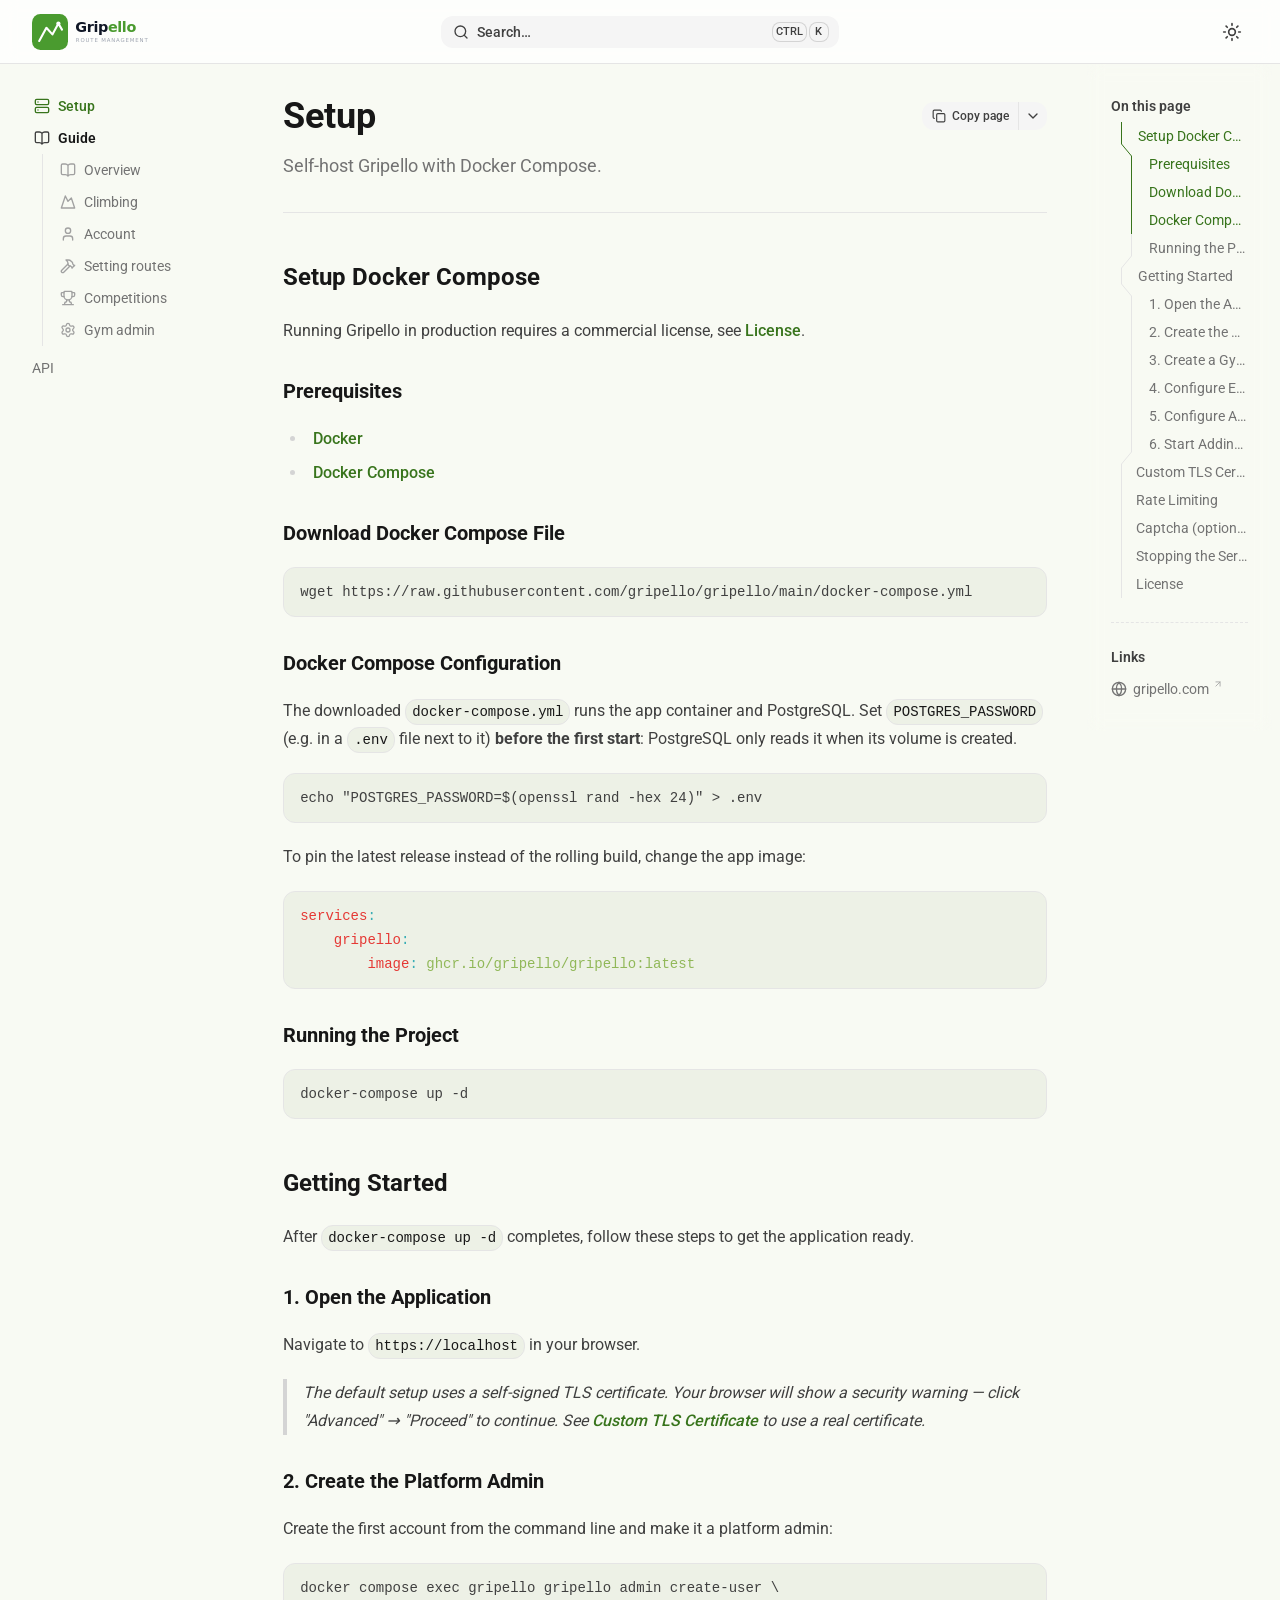
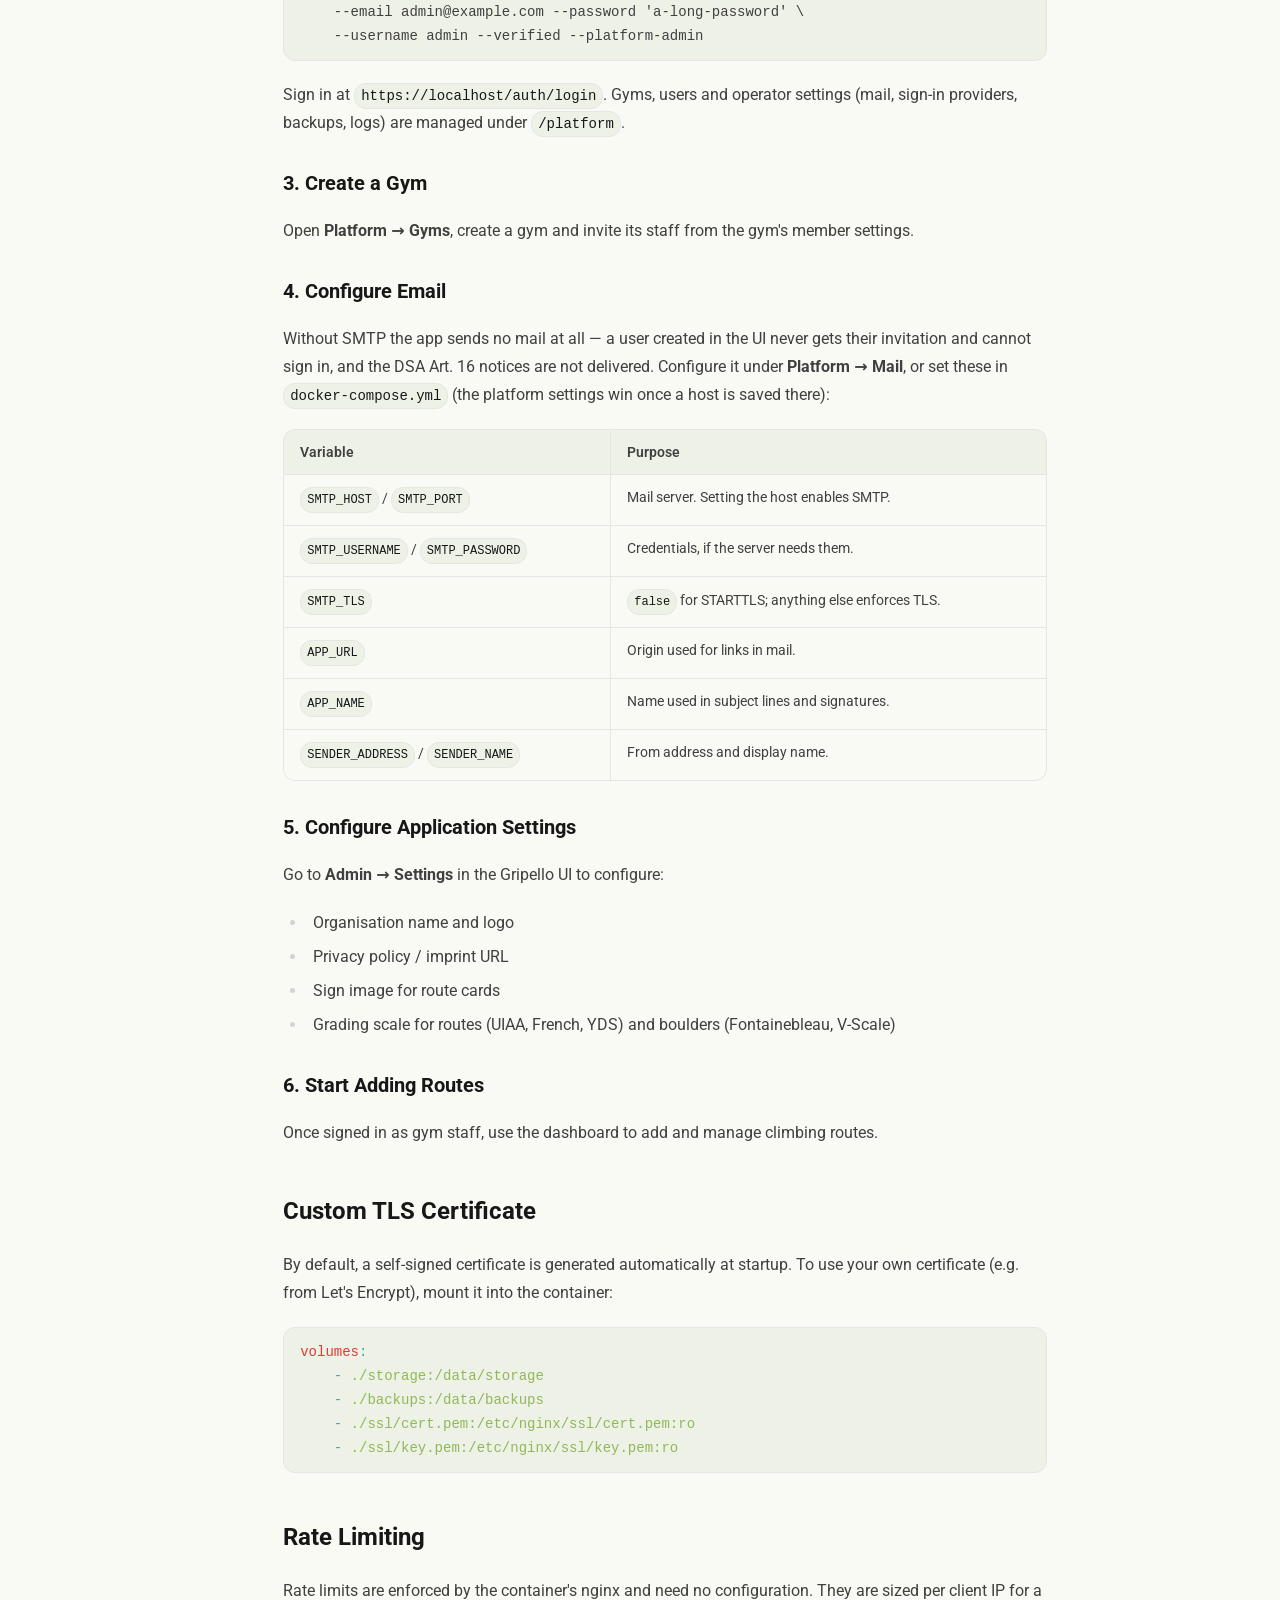
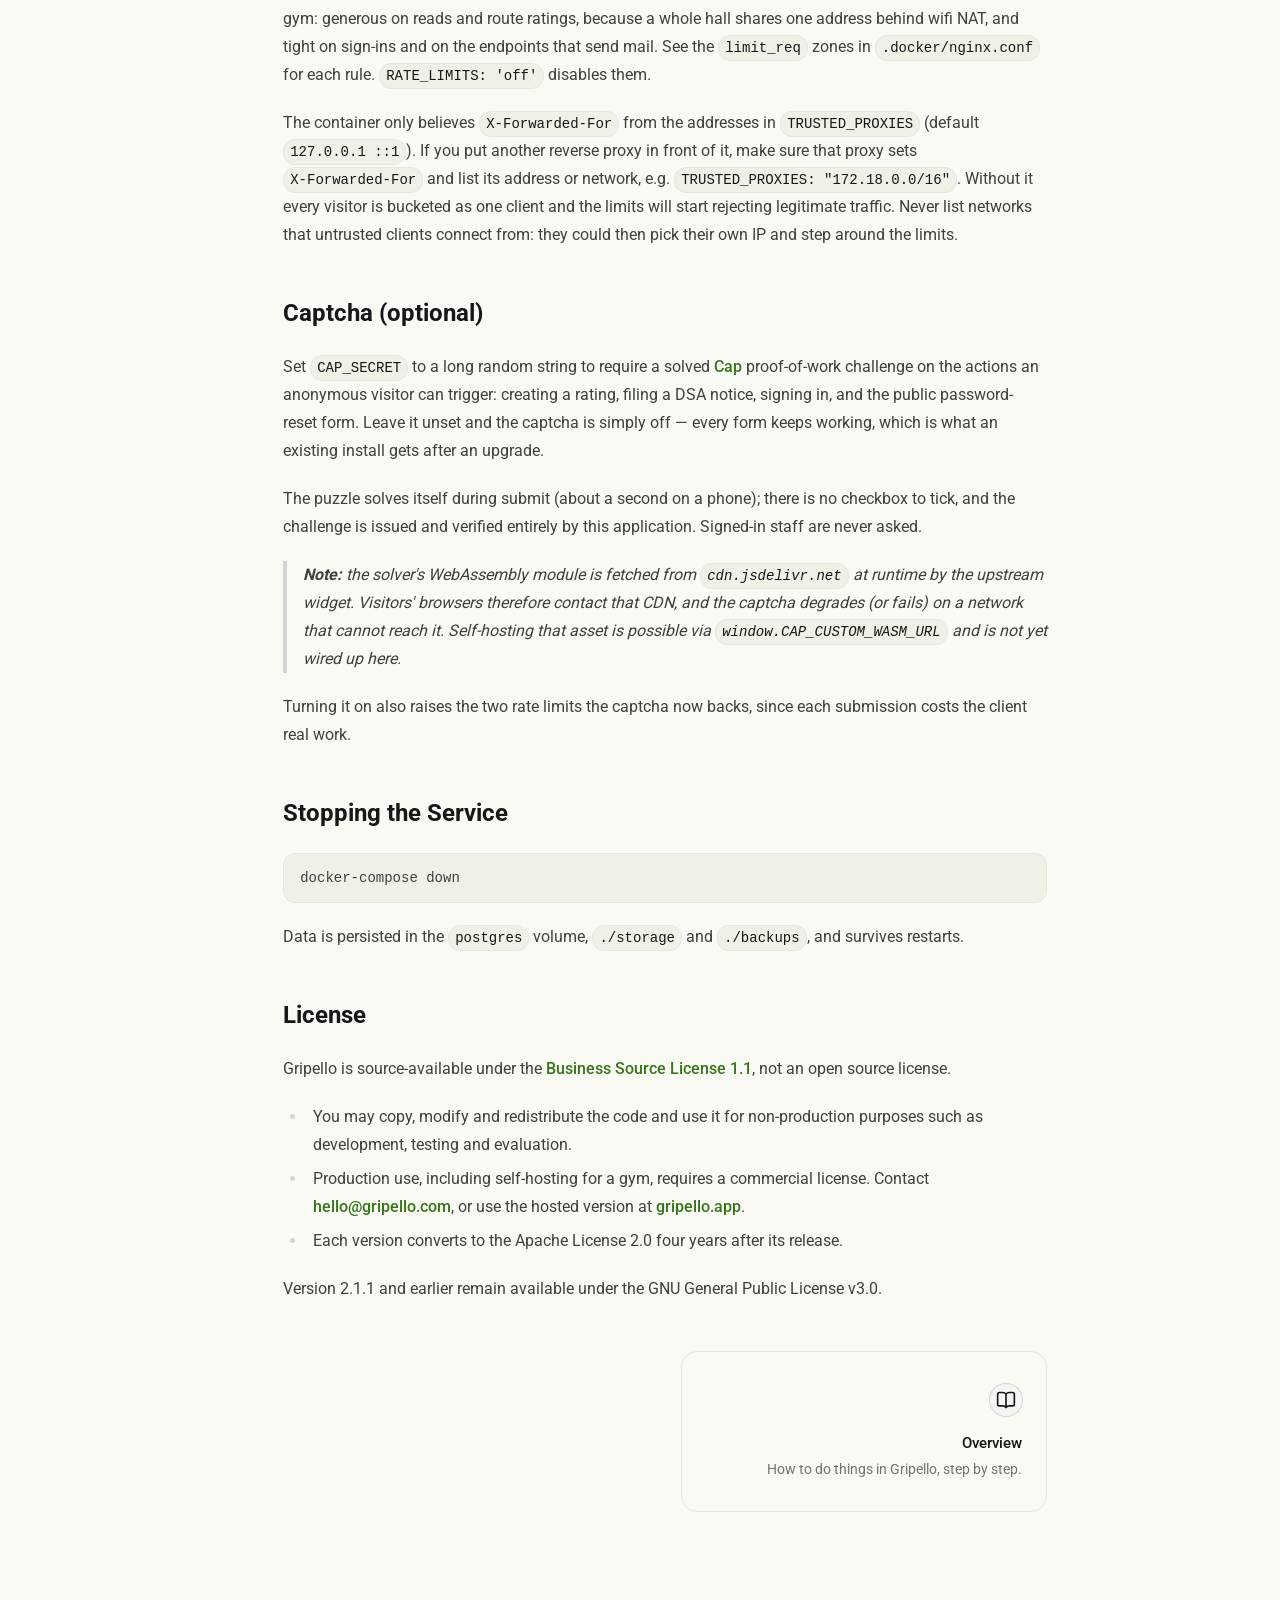
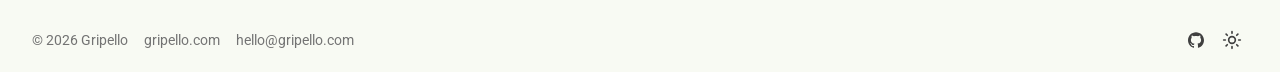
<file: setup.html>
<!DOCTYPE html><html  lang="en" dir="ltr"><head><meta charset="utf-8"><meta name="viewport" content="width=device-width, initial-scale=1"><title>Setup - Gripello Docs</title><script type="importmap">{"imports":{"#entry":"/_nuxt/DOtg-4wA.js"}}</script><script data-hid="ui-kbd-macos">/Macintosh;/.test(navigator.userAgent)&&document.documentElement.classList.add('ui-macos')</script><style id="nuxt-ui-colors">@layer theme {
  :root, :host {
  --ui-color-primary-50: var(--color-green-50, oklch(98.2% 0.018 155.826));
  --ui-color-primary-100: var(--color-green-100, oklch(96.2% 0.044 156.743));
  --ui-color-primary-200: var(--color-green-200, oklch(92.5% 0.084 155.995));
  --ui-color-primary-300: var(--color-green-300, oklch(87.1% 0.15 154.449));
  --ui-color-primary-400: var(--color-green-400, oklch(79.2% 0.209 151.711));
  --ui-color-primary-500: var(--color-green-500, oklch(72.3% 0.219 149.579));
  --ui-color-primary-600: var(--color-green-600, oklch(62.7% 0.194 149.214));
  --ui-color-primary-700: var(--color-green-700, oklch(52.7% 0.154 150.069));
  --ui-color-primary-800: var(--color-green-800, oklch(44.8% 0.119 151.328));
  --ui-color-primary-900: var(--color-green-900, oklch(39.3% 0.095 152.535));
  --ui-color-primary-950: var(--color-green-950, oklch(26.6% 0.065 152.934));
  --ui-color-secondary-50: var(--color-blue-50, oklch(97% 0.014 254.604));
  --ui-color-secondary-100: var(--color-blue-100, oklch(93.2% 0.032 255.585));
  --ui-color-secondary-200: var(--color-blue-200, oklch(88.2% 0.059 254.128));
  --ui-color-secondary-300: var(--color-blue-300, oklch(80.9% 0.105 251.813));
  --ui-color-secondary-400: var(--color-blue-400, oklch(70.7% 0.165 254.624));
  --ui-color-secondary-500: var(--color-blue-500, oklch(62.3% 0.214 259.815));
  --ui-color-secondary-600: var(--color-blue-600, oklch(54.6% 0.245 262.881));
  --ui-color-secondary-700: var(--color-blue-700, oklch(48.8% 0.243 264.376));
  --ui-color-secondary-800: var(--color-blue-800, oklch(42.4% 0.199 265.638));
  --ui-color-secondary-900: var(--color-blue-900, oklch(37.9% 0.146 265.522));
  --ui-color-secondary-950: var(--color-blue-950, oklch(28.2% 0.091 267.935));
  --ui-color-success-50: var(--color-green-50, oklch(98.2% 0.018 155.826));
  --ui-color-success-100: var(--color-green-100, oklch(96.2% 0.044 156.743));
  --ui-color-success-200: var(--color-green-200, oklch(92.5% 0.084 155.995));
  --ui-color-success-300: var(--color-green-300, oklch(87.1% 0.15 154.449));
  --ui-color-success-400: var(--color-green-400, oklch(79.2% 0.209 151.711));
  --ui-color-success-500: var(--color-green-500, oklch(72.3% 0.219 149.579));
  --ui-color-success-600: var(--color-green-600, oklch(62.7% 0.194 149.214));
  --ui-color-success-700: var(--color-green-700, oklch(52.7% 0.154 150.069));
  --ui-color-success-800: var(--color-green-800, oklch(44.8% 0.119 151.328));
  --ui-color-success-900: var(--color-green-900, oklch(39.3% 0.095 152.535));
  --ui-color-success-950: var(--color-green-950, oklch(26.6% 0.065 152.934));
  --ui-color-info-50: var(--color-blue-50, oklch(97% 0.014 254.604));
  --ui-color-info-100: var(--color-blue-100, oklch(93.2% 0.032 255.585));
  --ui-color-info-200: var(--color-blue-200, oklch(88.2% 0.059 254.128));
  --ui-color-info-300: var(--color-blue-300, oklch(80.9% 0.105 251.813));
  --ui-color-info-400: var(--color-blue-400, oklch(70.7% 0.165 254.624));
  --ui-color-info-500: var(--color-blue-500, oklch(62.3% 0.214 259.815));
  --ui-color-info-600: var(--color-blue-600, oklch(54.6% 0.245 262.881));
  --ui-color-info-700: var(--color-blue-700, oklch(48.8% 0.243 264.376));
  --ui-color-info-800: var(--color-blue-800, oklch(42.4% 0.199 265.638));
  --ui-color-info-900: var(--color-blue-900, oklch(37.9% 0.146 265.522));
  --ui-color-info-950: var(--color-blue-950, oklch(28.2% 0.091 267.935));
  --ui-color-warning-50: var(--color-yellow-50, oklch(98.7% 0.026 102.212));
  --ui-color-warning-100: var(--color-yellow-100, oklch(97.3% 0.071 103.193));
  --ui-color-warning-200: var(--color-yellow-200, oklch(94.5% 0.129 101.54));
  --ui-color-warning-300: var(--color-yellow-300, oklch(90.5% 0.182 98.111));
  --ui-color-warning-400: var(--color-yellow-400, oklch(85.2% 0.199 91.936));
  --ui-color-warning-500: var(--color-yellow-500, oklch(79.5% 0.184 86.047));
  --ui-color-warning-600: var(--color-yellow-600, oklch(68.1% 0.162 75.834));
  --ui-color-warning-700: var(--color-yellow-700, oklch(55.4% 0.135 66.442));
  --ui-color-warning-800: var(--color-yellow-800, oklch(47.6% 0.114 61.907));
  --ui-color-warning-900: var(--color-yellow-900, oklch(42.1% 0.095 57.708));
  --ui-color-warning-950: var(--color-yellow-950, oklch(28.6% 0.066 53.813));
  --ui-color-error-50: var(--color-red-50, oklch(97.1% 0.013 17.38));
  --ui-color-error-100: var(--color-red-100, oklch(93.6% 0.032 17.717));
  --ui-color-error-200: var(--color-red-200, oklch(88.5% 0.062 18.334));
  --ui-color-error-300: var(--color-red-300, oklch(80.8% 0.114 19.571));
  --ui-color-error-400: var(--color-red-400, oklch(70.4% 0.191 22.216));
  --ui-color-error-500: var(--color-red-500, oklch(63.7% 0.237 25.331));
  --ui-color-error-600: var(--color-red-600, oklch(57.7% 0.245 27.325));
  --ui-color-error-700: var(--color-red-700, oklch(50.5% 0.213 27.518));
  --ui-color-error-800: var(--color-red-800, oklch(44.4% 0.177 26.899));
  --ui-color-error-900: var(--color-red-900, oklch(39.6% 0.141 25.723));
  --ui-color-error-950: var(--color-red-950, oklch(25.8% 0.092 26.042));
  --ui-color-neutral-50: var(--color-old-neutral-50, oklch(98.5% 0 none));
  --ui-color-neutral-100: var(--color-old-neutral-100, oklch(97% 0 none));
  --ui-color-neutral-200: var(--color-old-neutral-200, oklch(92.2% 0 none));
  --ui-color-neutral-300: var(--color-old-neutral-300, oklch(87% 0 none));
  --ui-color-neutral-400: var(--color-old-neutral-400, oklch(70.8% 0 none));
  --ui-color-neutral-500: var(--color-old-neutral-500, oklch(55.6% 0 none));
  --ui-color-neutral-600: var(--color-old-neutral-600, oklch(43.9% 0 none));
  --ui-color-neutral-700: var(--color-old-neutral-700, oklch(37.1% 0 none));
  --ui-color-neutral-800: var(--color-old-neutral-800, oklch(26.9% 0 none));
  --ui-color-neutral-900: var(--color-old-neutral-900, oklch(20.5% 0 none));
  --ui-color-neutral-950: var(--color-old-neutral-950, oklch(14.5% 0 none));
  }
  :root, :host, .light {
  --ui-primary: var(--ui-color-primary-500);
  --ui-secondary: var(--ui-color-secondary-500);
  --ui-success: var(--ui-color-success-500);
  --ui-info: var(--ui-color-info-500);
  --ui-warning: var(--ui-color-warning-500);
  --ui-error: var(--ui-color-error-500);
  }
  .dark {
  --ui-primary: var(--ui-color-primary-400);
  --ui-secondary: var(--ui-color-secondary-400);
  --ui-success: var(--ui-color-success-400);
  --ui-info: var(--ui-color-info-400);
  --ui-warning: var(--ui-color-warning-400);
  --ui-error: var(--ui-color-error-400);
  }
}</style><style>@media (width>=1024px){.docus-sub-header{--ui-header-height:112px}}</style><link rel="stylesheet" href="/_nuxt/entry.BHWk5gE4.css" crossorigin><style>@layer base {:where(.i-lucide\:arrow-up-right){display:inline-block;width:1em;height:1em;background-color:currentColor;-webkit-mask-image:var(--svg);mask-image:var(--svg);-webkit-mask-repeat:no-repeat;mask-repeat:no-repeat;-webkit-mask-size:100% 100%;mask-size:100% 100%;--svg:url("data:image/svg+xml,%3Csvg xmlns='http://www.w3.org/2000/svg' viewBox='0 0 24 24' width='24' height='24'%3E%3Cpath fill='none' stroke='black' stroke-linecap='round' stroke-linejoin='round' stroke-width='2' d='M7 7h10v10M7 17L17 7'/%3E%3C/svg%3E")}:where(.i-lucide\:book-open){display:inline-block;width:1em;height:1em;background-color:currentColor;-webkit-mask-image:var(--svg);mask-image:var(--svg);-webkit-mask-repeat:no-repeat;mask-repeat:no-repeat;-webkit-mask-size:100% 100%;mask-size:100% 100%;--svg:url("data:image/svg+xml,%3Csvg xmlns='http://www.w3.org/2000/svg' viewBox='0 0 24 24' width='24' height='24'%3E%3Cpath fill='none' stroke='black' stroke-linecap='round' stroke-linejoin='round' stroke-width='2' d='M12 5v16m8.001-2A2 2 0 0 0 22 17V5a2 2 0 0 0-1.999-2L16 3.002A5 5 0 0 0 12 5a5 5 0 0 0-4-2H4a2 2 0 0 0-2 2v12a2 2 0 0 0 1.999 2H8a5 5 0 0 1 4 2a5 5 0 0 1 4-2z'/%3E%3C/svg%3E")}:where(.i-lucide\:chevron-down){display:inline-block;width:1em;height:1em;background-color:currentColor;-webkit-mask-image:var(--svg);mask-image:var(--svg);-webkit-mask-repeat:no-repeat;mask-repeat:no-repeat;-webkit-mask-size:100% 100%;mask-size:100% 100%;--svg:url("data:image/svg+xml,%3Csvg xmlns='http://www.w3.org/2000/svg' viewBox='0 0 24 24' width='24' height='24'%3E%3Cpath fill='none' stroke='black' stroke-linecap='round' stroke-linejoin='round' stroke-width='2' d='m6 9l6 6l6-6'/%3E%3C/svg%3E")}:where(.i-lucide\:copy){display:inline-block;width:1em;height:1em;background-color:currentColor;-webkit-mask-image:var(--svg);mask-image:var(--svg);-webkit-mask-repeat:no-repeat;mask-repeat:no-repeat;-webkit-mask-size:100% 100%;mask-size:100% 100%;--svg:url("data:image/svg+xml,%3Csvg xmlns='http://www.w3.org/2000/svg' viewBox='0 0 24 24' width='24' height='24'%3E%3Cg fill='none' stroke='black' stroke-linecap='round' stroke-linejoin='round' stroke-width='2'%3E%3Crect width='14' height='14' x='8' y='8' rx='2' ry='2'/%3E%3Cpath d='M4 16c-1.1 0-2-.9-2-2V4c0-1.1.9-2 2-2h10c1.1 0 2 .9 2 2'/%3E%3C/g%3E%3C/svg%3E")}:where(.i-lucide\:globe){display:inline-block;width:1em;height:1em;background-color:currentColor;-webkit-mask-image:var(--svg);mask-image:var(--svg);-webkit-mask-repeat:no-repeat;mask-repeat:no-repeat;-webkit-mask-size:100% 100%;mask-size:100% 100%;--svg:url("data:image/svg+xml,%3Csvg xmlns='http://www.w3.org/2000/svg' viewBox='0 0 24 24' width='24' height='24'%3E%3Cg fill='none' stroke='black' stroke-linecap='round' stroke-linejoin='round' stroke-width='2'%3E%3Ccircle cx='12' cy='12' r='10'/%3E%3Cpath d='M12 2a14.5 14.5 0 0 0 0 20a14.5 14.5 0 0 0 0-20M2 12h20'/%3E%3C/g%3E%3C/svg%3E")}:where(.i-lucide\:hammer){display:inline-block;width:1em;height:1em;background-color:currentColor;-webkit-mask-image:var(--svg);mask-image:var(--svg);-webkit-mask-repeat:no-repeat;mask-repeat:no-repeat;-webkit-mask-size:100% 100%;mask-size:100% 100%;--svg:url("data:image/svg+xml,%3Csvg xmlns='http://www.w3.org/2000/svg' viewBox='0 0 24 24' width='24' height='24'%3E%3Cg fill='none' stroke='black' stroke-linecap='round' stroke-linejoin='round' stroke-width='2'%3E%3Cpath d='m15 12l-9.373 9.373a1 1 0 0 1-3.001-3L12 9m6 6l4-4'/%3E%3Cpath d='m21.5 11.5l-1.914-1.914A2 2 0 0 1 19 8.172v-.344a2 2 0 0 0-.586-1.414l-1.657-1.657A6 6 0 0 0 12.516 3H9l1.243 1.243A6 6 0 0 1 12 8.485V10l2 2h1.172a2 2 0 0 1 1.414.586L18.5 14.5'/%3E%3C/g%3E%3C/svg%3E")}:where(.i-lucide\:hash){display:inline-block;width:1em;height:1em;background-color:currentColor;-webkit-mask-image:var(--svg);mask-image:var(--svg);-webkit-mask-repeat:no-repeat;mask-repeat:no-repeat;-webkit-mask-size:100% 100%;mask-size:100% 100%;--svg:url("data:image/svg+xml,%3Csvg xmlns='http://www.w3.org/2000/svg' viewBox='0 0 24 24' width='24' height='24'%3E%3Cpath fill='none' stroke='black' stroke-linecap='round' stroke-linejoin='round' stroke-width='2' d='M4 9h16M4 15h16M10 3L8 21m8-18l-2 18'/%3E%3C/svg%3E")}:where(.i-lucide\:moon){display:inline-block;width:1em;height:1em;background-color:currentColor;-webkit-mask-image:var(--svg);mask-image:var(--svg);-webkit-mask-repeat:no-repeat;mask-repeat:no-repeat;-webkit-mask-size:100% 100%;mask-size:100% 100%;--svg:url("data:image/svg+xml,%3Csvg xmlns='http://www.w3.org/2000/svg' viewBox='0 0 24 24' width='24' height='24'%3E%3Cpath fill='none' stroke='black' stroke-linecap='round' stroke-linejoin='round' stroke-width='2' d='M20.985 12.486a9 9 0 1 1-9.473-9.472c.405-.022.617.46.402.803a6 6 0 0 0 8.268 8.268c.344-.215.825-.004.803.401'/%3E%3C/svg%3E")}:where(.i-lucide\:mountain){display:inline-block;width:1em;height:1em;background-color:currentColor;-webkit-mask-image:var(--svg);mask-image:var(--svg);-webkit-mask-repeat:no-repeat;mask-repeat:no-repeat;-webkit-mask-size:100% 100%;mask-size:100% 100%;--svg:url("data:image/svg+xml,%3Csvg xmlns='http://www.w3.org/2000/svg' viewBox='0 0 24 24' width='24' height='24'%3E%3Cpath fill='none' stroke='black' stroke-linecap='round' stroke-linejoin='round' stroke-width='2' d='m8 3l4 8l5-5l5 15H2z'/%3E%3C/svg%3E")}:where(.i-lucide\:search){display:inline-block;width:1em;height:1em;background-color:currentColor;-webkit-mask-image:var(--svg);mask-image:var(--svg);-webkit-mask-repeat:no-repeat;mask-repeat:no-repeat;-webkit-mask-size:100% 100%;mask-size:100% 100%;--svg:url("data:image/svg+xml,%3Csvg xmlns='http://www.w3.org/2000/svg' viewBox='0 0 24 24' width='24' height='24'%3E%3Cg fill='none' stroke='black' stroke-linecap='round' stroke-linejoin='round' stroke-width='2'%3E%3Cpath d='m21 21l-4.34-4.34'/%3E%3Ccircle cx='11' cy='11' r='8'/%3E%3C/g%3E%3C/svg%3E")}:where(.i-lucide\:server){display:inline-block;width:1em;height:1em;background-color:currentColor;-webkit-mask-image:var(--svg);mask-image:var(--svg);-webkit-mask-repeat:no-repeat;mask-repeat:no-repeat;-webkit-mask-size:100% 100%;mask-size:100% 100%;--svg:url("data:image/svg+xml,%3Csvg xmlns='http://www.w3.org/2000/svg' viewBox='0 0 24 24' width='24' height='24'%3E%3Cg fill='none' stroke='black' stroke-linecap='round' stroke-linejoin='round' stroke-width='2'%3E%3Crect width='20' height='8' x='2' y='2' rx='2' ry='2'/%3E%3Crect width='20' height='8' x='2' y='14' rx='2' ry='2'/%3E%3Cpath d='M6 6h.01M6 18h.01'/%3E%3C/g%3E%3C/svg%3E")}:where(.i-lucide\:settings){display:inline-block;width:1em;height:1em;background-color:currentColor;-webkit-mask-image:var(--svg);mask-image:var(--svg);-webkit-mask-repeat:no-repeat;mask-repeat:no-repeat;-webkit-mask-size:100% 100%;mask-size:100% 100%;--svg:url("data:image/svg+xml,%3Csvg xmlns='http://www.w3.org/2000/svg' viewBox='0 0 24 24' width='24' height='24'%3E%3Cg fill='none' stroke='black' stroke-linecap='round' stroke-linejoin='round' stroke-width='2'%3E%3Cpath d='M9.671 4.136a2.34 2.34 0 0 1 4.659 0a2.34 2.34 0 0 0 3.319 1.915a2.34 2.34 0 0 1 2.33 4.033a2.34 2.34 0 0 0 0 3.831a2.34 2.34 0 0 1-2.33 4.033a2.34 2.34 0 0 0-3.319 1.915a2.34 2.34 0 0 1-4.659 0a2.34 2.34 0 0 0-3.32-1.915a2.34 2.34 0 0 1-2.33-4.033a2.34 2.34 0 0 0 0-3.831A2.34 2.34 0 0 1 6.35 6.051a2.34 2.34 0 0 0 3.319-1.915'/%3E%3Ccircle cx='12' cy='12' r='3'/%3E%3C/g%3E%3C/svg%3E")}:where(.i-lucide\:sun){display:inline-block;width:1em;height:1em;background-color:currentColor;-webkit-mask-image:var(--svg);mask-image:var(--svg);-webkit-mask-repeat:no-repeat;mask-repeat:no-repeat;-webkit-mask-size:100% 100%;mask-size:100% 100%;--svg:url("data:image/svg+xml,%3Csvg xmlns='http://www.w3.org/2000/svg' viewBox='0 0 24 24' width='24' height='24'%3E%3Cg fill='none' stroke='black' stroke-linecap='round' stroke-linejoin='round' stroke-width='2'%3E%3Ccircle cx='12' cy='12' r='4'/%3E%3Cpath d='M12 2v2m0 16v2M4.93 4.93l1.41 1.41m11.32 11.32l1.41 1.41M2 12h2m16 0h2M6.34 17.66l-1.41 1.41M19.07 4.93l-1.41 1.41'/%3E%3C/g%3E%3C/svg%3E")}:where(.i-lucide\:trophy){display:inline-block;width:1em;height:1em;background-color:currentColor;-webkit-mask-image:var(--svg);mask-image:var(--svg);-webkit-mask-repeat:no-repeat;mask-repeat:no-repeat;-webkit-mask-size:100% 100%;mask-size:100% 100%;--svg:url("data:image/svg+xml,%3Csvg xmlns='http://www.w3.org/2000/svg' viewBox='0 0 24 24' width='24' height='24'%3E%3Cg fill='none' stroke='black' stroke-linecap='round' stroke-linejoin='round' stroke-width='2'%3E%3Cpath d='M10 14.66V17a1 1 0 0 1-1 1a2 2 0 0 0-2 2v2m7-7.34V17a1 1 0 0 0 1 1a2 2 0 0 1 2 2v2m.916-12H19.5A2.5 2.5 0 0 0 22 7.5V5a1 1 0 0 0-1-1h-3M4 22h16'/%3E%3Cpath d='M6 9a6 6 0 0 0 12 0V3a1 1 0 0 0-1-1H7a1 1 0 0 0-1 1z'/%3E%3Cpath d='M6.084 10H4.5A2.5 2.5 0 0 1 2 7.5V5a1 1 0 0 1 1-1h3'/%3E%3C/g%3E%3C/svg%3E")}:where(.i-lucide\:user){display:inline-block;width:1em;height:1em;background-color:currentColor;-webkit-mask-image:var(--svg);mask-image:var(--svg);-webkit-mask-repeat:no-repeat;mask-repeat:no-repeat;-webkit-mask-size:100% 100%;mask-size:100% 100%;--svg:url("data:image/svg+xml,%3Csvg xmlns='http://www.w3.org/2000/svg' viewBox='0 0 24 24' width='24' height='24'%3E%3Cg fill='none' stroke='black' stroke-linecap='round' stroke-linejoin='round' stroke-width='2'%3E%3Cpath d='M19 21v-2a4 4 0 0 0-4-4H9a4 4 0 0 0-4 4v2'/%3E%3Ccircle cx='12' cy='7' r='4'/%3E%3C/g%3E%3C/svg%3E")}:where(.i-simple-icons\:github){display:inline-block;width:1em;height:1em;background-color:currentColor;-webkit-mask-image:var(--svg);mask-image:var(--svg);-webkit-mask-repeat:no-repeat;mask-repeat:no-repeat;-webkit-mask-size:100% 100%;mask-size:100% 100%;--svg:url("data:image/svg+xml,%3Csvg xmlns='http://www.w3.org/2000/svg' viewBox='0 0 24 24' width='24' height='24'%3E%3Cpath fill='black' d='M12 .297c-6.63 0-12 5.373-12 12c0 5.303 3.438 9.8 8.205 11.385c.6.113.82-.258.82-.577c0-.285-.01-1.04-.015-2.04c-3.338.724-4.042-1.61-4.042-1.61C4.422 18.07 3.633 17.7 3.633 17.7c-1.087-.744.084-.729.084-.729c1.205.084 1.838 1.236 1.838 1.236c1.07 1.835 2.809 1.305 3.495.998c.108-.776.417-1.305.76-1.605c-2.665-.3-5.466-1.332-5.466-5.93c0-1.31.465-2.38 1.235-3.22c-.135-.303-.54-1.523.105-3.176c0 0 1.005-.322 3.3 1.23c.96-.267 1.98-.399 3-.405c1.02.006 2.04.138 3 .405c2.28-1.552 3.285-1.23 3.285-1.23c.645 1.653.24 2.873.12 3.176c.765.84 1.23 1.91 1.23 3.22c0 4.61-2.805 5.625-5.475 5.92c.42.36.81 1.096.81 2.22c0 1.606-.015 2.896-.015 3.286c0 .315.21.69.825.57C20.565 22.092 24 17.592 24 12.297c0-6.627-5.373-12-12-12'/%3E%3C/svg%3E")}}</style><link rel="preload" as="fetch" crossorigin="anonymous" href="/setup/_payload.json?_b=1859aa66-6e9c-4480-9c5b-5d3562c164d2"><link rel="modulepreload" as="script" crossorigin href="/_nuxt/DOtg-4wA.js"><link rel="modulepreload" as="script" crossorigin href="/_nuxt/CrnkIQ2P.js"><link rel="modulepreload" as="script" crossorigin href="/_nuxt/COlnRzsE.js"><link rel="modulepreload" as="script" crossorigin href="/_nuxt/JzX3PgE_.js"><link rel="modulepreload" as="script" crossorigin href="/_nuxt/C5Q-TMS8.js"><link rel="modulepreload" as="script" crossorigin href="/_nuxt/CH-Kopkc.js"><link rel="modulepreload" as="script" crossorigin href="/_nuxt/BW3xJdEx.js"><link rel="modulepreload" as="script" crossorigin href="/_nuxt/BnDTbt6S.js"><link rel="modulepreload" as="script" crossorigin href="/_nuxt/B3QO-XfH.js"><link rel="modulepreload" as="script" crossorigin href="/_nuxt/DGB3O9jL.js"><link rel="modulepreload" as="script" crossorigin href="/_nuxt/iMYtk8YK.js"><link rel="modulepreload" as="script" crossorigin href="/_nuxt/BnBw5x8r.js"><link rel="modulepreload" as="script" crossorigin href="/_nuxt/CRzLMJPS.js"><link rel="modulepreload" as="script" crossorigin href="/_nuxt/B26sHK9Y.js"><link rel="modulepreload" as="script" crossorigin href="/_nuxt/D3jNjEhs.js"><link rel="modulepreload" as="script" crossorigin href="/_nuxt/CZKh-21j.js"><link rel="modulepreload" as="script" crossorigin href="/_nuxt/9ff7tocg.js"><link rel="modulepreload" as="script" crossorigin href="/_nuxt/D9zlBXE7.js"><link rel="modulepreload" as="script" crossorigin href="/_nuxt/Dt1vyuVa.js"><link rel="modulepreload" as="script" crossorigin href="/_nuxt/B-Lpnccl.js"><link rel="modulepreload" as="script" crossorigin href="/_nuxt/fl-HDN4K.js"><link rel="modulepreload" as="script" crossorigin href="/_nuxt/C-giRA4D.js"><link rel="modulepreload" as="script" crossorigin href="/_nuxt/B5ezq7Js.js"><link rel="modulepreload" as="script" crossorigin href="/_nuxt/Buwos42G.js"><link rel="modulepreload" as="script" crossorigin href="/_nuxt/Ob7TwdTF.js"><link rel="modulepreload" as="script" crossorigin href="/_nuxt/Jjt6gQjS.js"><link rel="modulepreload" as="script" crossorigin href="/_nuxt/ButnCTRO.js"><link rel="modulepreload" as="script" crossorigin href="/_nuxt/DoaTxq2X.js"><link rel="modulepreload" as="script" crossorigin href="/_nuxt/C9uYwxXv.js"><link rel="modulepreload" as="script" crossorigin href="/_nuxt/HJZ0Lrab.js"><link rel="modulepreload" as="script" crossorigin href="/_nuxt/DIVzDQWU.js"><link rel="modulepreload" as="script" crossorigin href="/_nuxt/BU0yoZ_A.js"><link rel="modulepreload" as="script" crossorigin href="/_nuxt/BDgPoOGI.js"><link rel="modulepreload" as="script" crossorigin href="/_nuxt/CULEe8KY.js"><link rel="modulepreload" as="script" crossorigin href="/_nuxt/BY4X7Etp.js"><link rel="modulepreload" as="script" crossorigin href="/_nuxt/Ly2VzkMB.js"><link rel="modulepreload" as="script" crossorigin href="/_nuxt/93AlAkQM.js"><link rel="modulepreload" as="script" crossorigin href="/_nuxt/C9SIl4Wx.js"><link rel="modulepreload" as="script" crossorigin href="/_nuxt/BHZGoqka.js"><link rel="modulepreload" as="script" crossorigin href="/_nuxt/Dm9tEfUZ.js"><link rel="modulepreload" as="script" crossorigin href="/_nuxt/DWEoD8ZB.js"><link rel="modulepreload" as="script" crossorigin href="/_nuxt/Bng2rRDf.js"><link rel="modulepreload" as="script" crossorigin href="/_nuxt/CFNBzR5c.js"><link rel="modulepreload" as="script" crossorigin href="/_nuxt/DhtaD9_m.js"><link rel="modulepreload" as="script" crossorigin href="/_nuxt/Blx4YTsr.js"><link rel="modulepreload" as="script" crossorigin href="/_nuxt/LczgkNfS.js"><link rel="modulepreload" as="script" crossorigin href="/_nuxt/ByK4gNnM.js"><link rel="modulepreload" as="script" crossorigin href="/_nuxt/BiOgYlwN.js"><link rel="modulepreload" as="script" crossorigin href="/_nuxt/Dlc9DRtA.js"><link rel="modulepreload" as="script" crossorigin href="/_nuxt/DzQGYy8z.js"><link rel="modulepreload" as="script" crossorigin href="/_nuxt/CSUjsW3l.js"><link rel="modulepreload" as="script" crossorigin href="/_nuxt/DHihWhf5.js"><link rel="modulepreload" as="script" crossorigin href="/_nuxt/DQCLPyYY.js"><link rel="modulepreload" as="script" crossorigin href="/_nuxt/BbLxOQa8.js"><link rel="modulepreload" as="script" crossorigin href="/_nuxt/BHWjSWO2.js"><link rel="modulepreload" as="script" crossorigin href="/_nuxt/CJ80Q6zU.js"><link rel="modulepreload" as="script" crossorigin href="/_nuxt/DrTINZOk.js"><link rel="modulepreload" as="script" crossorigin href="/_nuxt/BZVBdw98.js"><link rel="modulepreload" as="script" crossorigin href="/_nuxt/BB6NaRqv.js"><link rel="modulepreload" as="script" crossorigin href="/_nuxt/DOVquImQ.js"><link rel="modulepreload" as="script" crossorigin href="/_nuxt/CT-2QEpo.js"><link rel="modulepreload" as="script" crossorigin href="/_nuxt/BpxU-w9C.js"><link rel="modulepreload" as="script" crossorigin href="/_nuxt/YtvR9dlY.js"><link rel="modulepreload" as="script" crossorigin href="/_nuxt/rKF23tas.js"><link rel="modulepreload" as="script" crossorigin href="/_nuxt/TvRm3ydj.js"><link rel="modulepreload" as="script" crossorigin href="/_nuxt/DFWqTBTM.js"><link rel="modulepreload" as="script" crossorigin href="/_nuxt/Blu56xq7.js"><link rel="modulepreload" as="script" crossorigin href="/_nuxt/9vSS0D6C.js"><link rel="modulepreload" as="script" crossorigin href="/_nuxt/BCUrDcVz.js"><link rel="modulepreload" as="script" crossorigin href="/_nuxt/KRjNsabk.js"><link rel="modulepreload" as="script" crossorigin href="/_nuxt/Br670hfi.js"><link rel="modulepreload" as="script" crossorigin href="/_nuxt/Bz7V-SWP.js"><link rel="modulepreload" as="script" crossorigin href="/_nuxt/BBfP0m6w.js"><link rel="modulepreload" as="script" crossorigin href="/_nuxt/qyartNXZ.js"><link rel="modulepreload" as="script" crossorigin href="/_nuxt/DekjB0CF.js"><link rel="modulepreload" as="script" crossorigin href="/_nuxt/DUflaDGW.js"><link rel="modulepreload" as="script" crossorigin href="/_nuxt/BxVPJwyk.js"><script type="module" src="/_nuxt/DOtg-4wA.js" crossorigin></script><link rel="prefetch" as="script" crossorigin href="/_nuxt/DGfK9SVQ.js"><link rel="prefetch" as="script" crossorigin href="/_nuxt/CaYfVIq5.js"><link rel="prefetch" as="script" crossorigin href="/_nuxt/Dfw7zRzk.js"><link rel="prefetch" as="script" crossorigin href="/_nuxt/Dl4hthbe.js"><link rel="prefetch" as="script" crossorigin href="/_nuxt/c0fIABh6.js"><link rel="prefetch" as="script" crossorigin href="/_nuxt/oDcWNZ6i.js"><link rel="prefetch" as="script" crossorigin href="/_nuxt/DpWev39O.js"><link rel="prefetch" as="script" crossorigin href="/_nuxt/004yip3W.js"><link rel="prefetch" as="script" crossorigin href="/_nuxt/lXm2UH6-.js"><link rel="prefetch" as="script" crossorigin href="/_nuxt/zHU-kgrs.js"><link rel="prefetch" as="script" crossorigin href="/_nuxt/MpRDfc8Q.js"><link rel="prefetch" as="script" crossorigin href="/_nuxt/DmZqGdZy.js"><link rel="prefetch" as="script" crossorigin href="/_nuxt/qPBQJZ6U.js"><link rel="prefetch" as="script" crossorigin href="/_nuxt/BL3JT9v4.js"><link rel="prefetch" as="script" crossorigin href="/_nuxt/JxFRJ3KH.js"><link rel="prefetch" as="script" crossorigin href="/_nuxt/BTpNYTj4.js"><link rel="prefetch" as="script" crossorigin href="/_nuxt/CRcR5kk-.js"><link rel="prefetch" as="script" crossorigin href="/_nuxt/CL3HjiT_.js"><link rel="prefetch" as="script" crossorigin href="/_nuxt/D9brmktt.js"><link rel="prefetch" as="script" crossorigin href="/_nuxt/CLtsa_KB.js"><link rel="prefetch" as="script" crossorigin href="/_nuxt/BdNJyn4A.js"><link rel="prefetch" as="script" crossorigin href="/_nuxt/Zw5vK1_W.js"><link rel="prefetch" as="script" crossorigin href="/_nuxt/Dygsog1d.js"><link rel="prefetch" as="script" crossorigin href="/_nuxt/DOBhjnAh.js"><link rel="prefetch" as="script" crossorigin href="/_nuxt/B7T6SXfx.js"><link rel="prefetch" as="script" crossorigin href="/_nuxt/DwSA0h4F.js"><link rel="prefetch" as="script" crossorigin href="/_nuxt/DSSklukQ.js"><link rel="prefetch" as="script" crossorigin href="/_nuxt/DKRWKjSc.js"><link rel="prefetch" as="script" crossorigin href="/_nuxt/D0VBsg2C.js"><link rel="prefetch" as="script" crossorigin href="/_nuxt/DDWQbIcC.js"><link rel="prefetch" as="script" crossorigin href="/_nuxt/CVQvfMWY.js"><link rel="prefetch" as="script" crossorigin href="/_nuxt/ByFT8dFC.js"><link rel="prefetch" as="script" crossorigin href="/_nuxt/CT6YvlYF.js"><link rel="prefetch" as="script" crossorigin href="/_nuxt/B_Ad7xoh.js"><link rel="prefetch" as="script" crossorigin href="/_nuxt/Ck6EwP4_.js"><link rel="prefetch" as="script" crossorigin href="/_nuxt/CYvSmbro.js"><link rel="prefetch" as="script" crossorigin href="/_nuxt/DPXP1N3a.js"><link rel="prefetch" as="script" crossorigin href="/_nuxt/Cj1jCuWD.js"><link rel="prefetch" as="script" crossorigin href="/_nuxt/C1ROHo7h.js"><link rel="prefetch" as="script" crossorigin href="/_nuxt/DWrYlMQQ.js"><link rel="prefetch" as="script" crossorigin href="/_nuxt/CiHUatg_.js"><link rel="prefetch" as="script" crossorigin href="/_nuxt/DLk_u9JP.js"><link rel="prefetch" as="script" crossorigin href="/_nuxt/CEoEnwst.js"><link rel="prefetch" as="script" crossorigin href="/_nuxt/DhSPeYiQ.js"><link rel="prefetch" as="script" crossorigin href="/_nuxt/CmY0Lz5B.js"><link rel="prefetch" as="script" crossorigin href="/_nuxt/D9MatVSs.js"><link rel="prefetch" as="script" crossorigin href="/_nuxt/3-s0tMeE.js"><link rel="prefetch" as="script" crossorigin href="/_nuxt/CSUmlgty.js"><link rel="prefetch" as="script" crossorigin href="/_nuxt/BFsBml3w.js"><link rel="prefetch" as="script" crossorigin href="/_nuxt/CssHGIHk.js"><link rel="prefetch" as="script" crossorigin href="/_nuxt/Dy6yP6Ib.js"><link rel="prefetch" as="script" crossorigin href="/_nuxt/Bq-8DTiF.js"><link rel="prefetch" as="script" crossorigin href="/_nuxt/voyWwacD.js"><link rel="prefetch" as="script" crossorigin href="/_nuxt/CY8Jowkf.js"><link rel="prefetch" as="script" crossorigin href="/_nuxt/CJYIfuPh.js"><link rel="prefetch" as="script" crossorigin href="/_nuxt/QDHW17ik.js"><link rel="prefetch" as="script" crossorigin href="/_nuxt/CKQharsZ.js"><link rel="prefetch" as="script" crossorigin href="/_nuxt/ChGzsrHM.js"><link rel="prefetch" as="script" crossorigin href="/_nuxt/CUGxagPN.js"><link rel="prefetch" as="script" crossorigin href="/_nuxt/DpJd2pPp.js"><link rel="prefetch" as="script" crossorigin href="/_nuxt/CP7CbMcG.js"><link rel="prefetch" as="script" crossorigin href="/_nuxt/BNvWxeaW.js"><link rel="prefetch" as="script" crossorigin href="/_nuxt/DC0u6BiL.js"><link rel="prefetch" as="script" crossorigin href="/_nuxt/BAp6K1AN.js"><link rel="prefetch" as="script" crossorigin href="/_nuxt/BP7iiU5b.js"><link rel="prefetch" as="script" crossorigin href="/_nuxt/DrlILdyu.js"><link rel="prefetch" as="script" crossorigin href="/_nuxt/DcY_7ayY.js"><link rel="prefetch" as="script" crossorigin href="/_nuxt/B_8X4bsE.js"><link rel="prefetch" as="script" crossorigin href="/_nuxt/2L_A8OSj.js"><link rel="prefetch" as="script" crossorigin href="/_nuxt/CX7wZ2Wp.js"><link rel="prefetch" as="script" crossorigin href="/_nuxt/DluX0uHf.js"><link rel="prefetch" as="script" crossorigin href="/_nuxt/DxpUXyeY.js"><link rel="prefetch" as="script" crossorigin href="/_nuxt/BMXo37YY.js"><link rel="prefetch" as="script" crossorigin href="/_nuxt/DnCggU4m.js"><link rel="prefetch" as="script" crossorigin href="/_nuxt/CLCql9b0.js"><link rel="prefetch" as="script" crossorigin href="/_nuxt/4IA8Fafp.js"><link rel="prefetch" as="script" crossorigin href="/_nuxt/DkWgZc5X.js"><link rel="prefetch" as="script" crossorigin href="/_nuxt/BgS4qDlF.js"><link rel="prefetch" as="script" crossorigin href="/_nuxt/CJnqkW_e.js"><link rel="prefetch" as="script" crossorigin href="/_nuxt/8oXjntdI.js"><link rel="prefetch" as="script" crossorigin href="/_nuxt/C4IiLdJj.js"><link rel="prefetch" as="script" crossorigin href="/_nuxt/qqT5m4X7.js"><link rel="prefetch" as="script" crossorigin href="/_nuxt/ME_0QlJx.js"><link rel="prefetch" as="script" crossorigin href="/_nuxt/CxR-WgJR.js"><link rel="prefetch" as="script" crossorigin href="/_nuxt/B81SfRrS.js"><link rel="prefetch" as="script" crossorigin href="/_nuxt/BYXDfh6c.js"><link rel="prefetch" as="script" crossorigin href="/_nuxt/Be--pjow.js"><link rel="prefetch" as="script" crossorigin href="/_nuxt/xaelGX2t.js"><link rel="prefetch" as="script" crossorigin href="/_nuxt/CWp-Qsq6.js"><link rel="prefetch" as="script" crossorigin href="/_nuxt/JxW_K25f.js"><link rel="prefetch" as="script" crossorigin href="/_nuxt/BkJurMDp.js"><link rel="prefetch" as="script" crossorigin href="/_nuxt/8vg8YThm.js"><link rel="prefetch" as="script" crossorigin href="/_nuxt/CFfqys0l.js"><link rel="prefetch" as="script" crossorigin href="/_nuxt/Xirt7_v6.js"><link rel="prefetch" as="script" crossorigin href="/_nuxt/Cw0iOhOE.js"><link rel="prefetch" as="script" crossorigin href="/_nuxt/DuuRAw0L.js"><link rel="prefetch" as="script" crossorigin href="/_nuxt/B3nyt8GX.js"><link rel="prefetch" as="script" crossorigin href="/_nuxt/Dgjmty44.js"><link rel="prefetch" as="script" crossorigin href="/_nuxt/DHI5-Emg.js"><link rel="prefetch" as="script" crossorigin href="/_nuxt/Bl-484Ba.js"><link rel="prefetch" as="script" crossorigin href="/_nuxt/DmnkJ3aV.js"><link rel="prefetch" as="script" crossorigin href="/_nuxt/CwdIM6Ws.js"><link rel="prefetch" as="script" crossorigin href="/_nuxt/e6ydd7n3.js"><link rel="prefetch" as="script" crossorigin href="/_nuxt/CChubtID.js"><link rel="prefetch" as="script" crossorigin href="/_nuxt/4NeWhKBq.js"><link rel="prefetch" as="script" crossorigin href="/_nuxt/DK7-xb5P.js"><link rel="prefetch" as="script" crossorigin href="/_nuxt/JyGXrVJ_.js"><link rel="prefetch" as="script" crossorigin href="/_nuxt/C1p8wNVC.js"><link rel="prefetch" as="script" crossorigin href="/_nuxt/Djt2dsao.js"><link rel="prefetch" as="script" crossorigin href="/_nuxt/BjBUJaiC.js"><link rel="prefetch" as="script" crossorigin href="/_nuxt/DWPnAFKJ.js"><link rel="prefetch" as="script" crossorigin href="/_nuxt/DylGJO3E.js"><link rel="prefetch" as="script" crossorigin href="/_nuxt/CeRp9svB.js"><link rel="prefetch" as="script" crossorigin href="/_nuxt/2YQ9COyj.js"><link rel="prefetch" as="script" crossorigin href="/_nuxt/BncAzyCI.js"><link rel="prefetch" as="script" crossorigin href="/_nuxt/ZQV96EIV.js"><link rel="prefetch" as="script" crossorigin href="/_nuxt/BzPukQzP.js"><link rel="prefetch" as="script" crossorigin href="/_nuxt/aldt6FqP.js"><link rel="prefetch" as="script" crossorigin href="/_nuxt/DIa29g8_.js"><link rel="prefetch" as="script" crossorigin href="/_nuxt/D1OBfqxv.js"><link rel="prefetch" as="script" crossorigin href="/_nuxt/DsdoRF2j.js"><link rel="prefetch" as="script" crossorigin href="/_nuxt/DDsFdJkZ.js"><link rel="prefetch" as="script" crossorigin href="/_nuxt/BWgtwYmu.js"><link rel="prefetch" as="script" crossorigin href="/_nuxt/nYIAm5n1.js"><meta name="twitter:card" content="summary_large_image"><meta name="twitter:image" content="https://docs.gripello.com/_og/s/o_01a7af49060f1ef7.png"><meta property="og:image" content="https://docs.gripello.com/_og/s/o_01a7af49060f1ef7.png"><meta property="og:image:type" content="image/png"><meta property="og:image:width" content="1200"><meta property="og:image:height" content="600"><meta name="robots" content="index, follow, max-image-preview:large, max-snippet:-1, max-video-preview:-1"><link rel="icon" href="/favicon.ico"><meta name="description" content="Self-host Gripello with Docker Compose."><meta property="og:site_name" content="Gripello Docs"><meta property="og:title" content="Setup"><meta property="og:description" content="Self-host Gripello with Docker Compose."><meta property="og:type" content="article"><meta property="og:url" content="https://docs.gripello.com/setup"><link rel="canonical" href="https://docs.gripello.com/setup"><link rel="alternate" type="text/markdown" href="https://docs.gripello.com/setup.md"><script>"use strict";(()=>{const o=window,e=document.documentElement,c=["dark","light"],s=getStorageValue("localStorage","nuxt-color-mode")||"system";let r=s==="system"?f():s;const l=e.getAttribute("data-color-mode-forced");l&&(r=l),i(r),o["__NUXT_COLOR_MODE__"]={preference:s,value:r,getColorScheme:f,addColorScheme:i,removeColorScheme:d};function i(t){const a=""+t+"",n="";e.classList?e.classList.add(a):e.className+=" "+a,n&&e.setAttribute("data-"+n,t)}function d(t){const a=""+t+"",n="";e.classList?e.classList.remove(a):e.className=e.className.replace(new RegExp(a,"g"),""),n&&e.removeAttribute("data-"+n)}function u(t){return o.matchMedia("(prefers-color-scheme"+t+")")}function f(){if(o.matchMedia&&u("").media!=="not all"){for(const t of c)if(u(":"+t).matches)return t}return"light"}})();function getStorageValue(o,e){switch(o){case"localStorage":try{return window.localStorage.getItem(e)}catch{return null}case"sessionStorage":try{return window.sessionStorage.getItem(e)}catch{return null}case"cookie":try{return getCookie(e)}catch{return null}default:return null}}function getCookie(o){const c=("; "+window.document.cookie).split("; "+o+"=");if(c.length===2){const s=c.pop();return s?s.split(";").shift():null}}</script></head><body><div id="__nuxt" class="isolate"><!--[--><!--[--><!--[--><!--[--><!--[--><div class="nuxt-loading-indicator" style="position:fixed;top:0;right:0;left:0;pointer-events:none;width:auto;height:3px;opacity:0;background:var(--ui-primary);background-size:0% auto;transform:scaleX(0%);transform-origin:left;transition:transform 0.1s, height 0.4s, opacity 0.4s;z-index:999999;"></div><div class="flex"><div class="flex-1 min-w-0"><!--[--><!----><!----><!----><header data-slot="root" class="bg-default/75 backdrop-blur-sm border-b border-default h-(--ui-header-height) sticky top-0 z-50"><!--[--><!--]--><div class="w-full max-w-(--ui-container) mx-auto px-4 sm:px-6 lg:px-8 flex items-center justify-between gap-3 h-full" data-slot="container"><!--[--><div data-slot="left" class="lg:flex-1 flex items-center gap-1.5"><!----><!--[--><a href="/" class="" aria-label="Gripello"><!--[--><!--[--><!--[--><!--[--><!--[--><!--]--><!--[--><img data-nuxt-img srcset="/_ipx/_/gripello-light.svg 1x, /_ipx/_/gripello-light.svg 2x" onerror="this.setAttribute(&#39;data-error&#39;, 1)" class="dark:hidden h-6 w-auto shrink-0 h-6 w-auto shrink-0 h-9" data-state="closed" style="webkit-touch-callout:none;pointer-events:auto;" alt="Gripello" src="/_ipx/_/gripello-light.svg"><img data-nuxt-img srcset="/_ipx/_/gripello-dark.svg 1x, /_ipx/_/gripello-dark.svg 2x" onerror="this.setAttribute(&#39;data-error&#39;, 1)" class="hidden dark:block h-6 w-auto shrink-0 h-6 w-auto shrink-0 h-9" data-state="closed" style="webkit-touch-callout:none;pointer-events:auto;" alt="Gripello" src="/_ipx/_/gripello-dark.svg"><!--]--><!--]--><!--[--><!----><!--v-if--><!--]--><!--]--><!--]--><!--]--></a><!--]--></div><div data-slot="center" class="hidden lg:flex flex-1"><!--[--><!--[--><!----><button type="button" data-slot="base" class="rounded-md font-medium inline-flex items-center disabled:cursor-not-allowed aria-disabled:cursor-not-allowed disabled:opacity-75 aria-disabled:opacity-75 transition-colors px-2.5 py-1.5 text-sm gap-1.5 text-default bg-elevated hover:bg-accented/75 active:bg-accented/75 outline-inverted/25 focus-visible:outline-3 disabled:bg-elevated aria-disabled:bg-elevated w-full"><!--[--><!--[--><span class="iconify i-lucide:search shrink-0 size-4 mx-0.5" aria-hidden="true" style="" data-slot="leadingIcon"></span><!--]--><!--[--><span data-slot="label" class="truncate">Search…</span><!--]--><!--[--><div data-slot="trailing" class="hidden lg:flex items-center gap-0.5 ms-auto"><!--[--><!--[--><kbd class="inline-flex items-center justify-center px-1 rounded-sm font-medium font-sans uppercase h-5 min-w-[20px] text-[11px] ring ring-inset ring-accented text-default bg-elevated"><!--[--><!--[--><span class="hidden in-[.ui-macos]:inline">⌘</span><span class="in-[.ui-macos]:hidden">Ctrl</span><!--]--><!--]--></kbd><kbd class="inline-flex items-center justify-center px-1 rounded-sm font-medium font-sans uppercase h-5 min-w-[20px] text-[11px] ring ring-inset ring-accented text-default bg-elevated"><!--[--><!--[-->k<!--]--><!--]--></kbd><!--]--><!--]--></div><!--]--><!--]--></button><!--]--><!--]--></div><div data-slot="right" class="flex items-center justify-end lg:flex-1 gap-1.5"><!--[--><div></div><!----><!----><!--[--><!----><button type="button" data-slot="base" aria-label="Search…" class="rounded-md font-medium inline-flex items-center disabled:cursor-not-allowed aria-disabled:cursor-not-allowed disabled:opacity-75 aria-disabled:opacity-75 transition-colors text-sm gap-1.5 text-default hover:bg-elevated active:bg-elevated outline-inverted/25 focus-visible:outline-3 hover:disabled:bg-transparent dark:hover:disabled:bg-transparent hover:aria-disabled:bg-transparent dark:hover:aria-disabled:bg-transparent p-1.5 lg:hidden"><!--[--><!--[--><span class="iconify i-lucide:search shrink-0 size-5" aria-hidden="true" style="" data-slot="leadingIcon"></span><!--]--><!--[--><span data-slot="label" class="truncate hidden">Search…</span><!--]--><!--[--><div data-slot="trailing" class="hidden items-center gap-0.5 ms-auto lg:hidden"><!--[--><!--[--><kbd class="inline-flex items-center justify-center px-1 rounded-sm font-medium font-sans uppercase h-5 min-w-[20px] text-[11px] ring ring-inset ring-accented text-default bg-elevated"><!--[--><!--[--><span class="hidden in-[.ui-macos]:inline">⌘</span><span class="in-[.ui-macos]:hidden">Ctrl</span><!--]--><!--]--></kbd><kbd class="inline-flex items-center justify-center px-1 rounded-sm font-medium font-sans uppercase h-5 min-w-[20px] text-[11px] ring ring-inset ring-accented text-default bg-elevated"><!--[--><!--[-->k<!--]--><!--]--></kbd><!--]--><!--]--></div><!--]--><!--]--></button><!--]--><!--[--><div class="h-8 w-8 animate-pulse bg-neutral-200 dark:bg-neutral-800 rounded-md"></div><!--]--><!----><!--]--><!--[--><button type="button" data-slot="base" aria-label="Open menu" class="rounded-md font-medium inline-flex items-center disabled:cursor-not-allowed aria-disabled:cursor-not-allowed disabled:opacity-75 aria-disabled:opacity-75 transition-colors text-xs gap-1.5 text-default hover:bg-elevated active:bg-elevated outline-inverted/25 focus-visible:outline-3 hover:disabled:bg-transparent dark:hover:disabled:bg-transparent hover:aria-disabled:bg-transparent dark:hover:aria-disabled:bg-transparent p-1.5 -me-1.5 lg:hidden"><!--[--><!--[--><!----><!--]--><!--[--><svg xmlns="http://www.w3.org/2000/svg" class="size-5" viewBox="0 0 24 24" fill="none" stroke="currentColor" stroke-width="2" stroke-linecap="round" stroke-linejoin="round"><line x1="4" y1="6" x2="20" y2="6" class="outline-none origin-center [transform-box:fill-box] transition-[translate,rotate,opacity] duration-400 ease-[cubic-bezier(0.34,1.36,0.64,1)]"></line><line x1="4" y1="12" x2="20" y2="12" class="outline-none origin-center [transform-box:fill-box] transition-[translate,rotate,opacity] duration-400 ease-[cubic-bezier(0.34,1.36,0.64,1)]"></line><line x1="4" y1="18" x2="20" y2="18" class="outline-none origin-center [transform-box:fill-box] transition-[translate,rotate,opacity] duration-400 ease-[cubic-bezier(0.34,1.36,0.64,1)]"></line></svg><!--]--><!--[--><!----><!--]--><!--]--></button><!--]--></div><!--]--></div><!--[--><!--]--></header><!----><!--]--><main class="min-h-[calc(100vh-var(--ui-header-height))]"><!--[--><div class="w-full max-w-(--ui-container) mx-auto px-4 sm:px-6 lg:px-8"><!--[--><div data-slot="root" class="flex flex-col lg:grid lg:grid-cols-10 lg:gap-10"><aside data-slot="left" class="hidden overflow-y-auto lg:block lg:max-h-[calc(100vh-var(--ui-header-height))] lg:sticky lg:top-(--ui-header-height) py-8 lg:ps-4 lg:-ms-4 lg:pe-6.5 lg:col-span-2"><div data-slot="container" class="relative"><!----><!--[--><div></div><!--[--><!----><nav data-slot="root"><ul class="isolate -mx-2.5 -mt-1.5"><!--[--><!--[--><!--[--><li data-slot="item" class=""><a href="/setup" data-slot="link" class="group relative w-full px-2.5 py-1.5 before:inset-y-px before:inset-x-0 flex items-center gap-1.5 text-sm before:absolute before:z-[-1] before:rounded-md focus:outline-none focus-visible:outline-none focus-visible:before:outline-3 before:outline-primary/25 font-medium text-primary"><!--[--><!--[--><!--[--><span class="iconify i-lucide:server shrink-0 size-4 mx-0.5 text-primary group-data-[state=open]:text-primary" aria-hidden="true" style="" data-slot="linkLeadingIcon"></span><!--]--><span data-slot="linkTitle" class="truncate"><!--[-->Setup<!--]--><!----></span><!----><!--]--><!--]--></a></li><!--]--><!--[--><li data-state="open" data-disabled data-orientation="vertical" data-slot="itemWithChildren" class="flex flex-col data-[state=open]:mb-1.5"><!--[--><!--[--><button type="button" aria-controls aria-expanded="true" data-state="open" data-disabled disabled id="reka-accordion-trigger-v-0-2-0-0-0" data-reka-collection-item aria-disabled="true" data-orientation="vertical" class="group relative w-full px-2.5 py-1.5 before:inset-y-px before:inset-x-0 flex items-center gap-1.5 text-sm before:absolute before:z-[-1] before:rounded-md focus:outline-none focus-visible:outline-none focus-visible:before:outline-3 before:outline-primary/25 text-muted font-semibold data-[state=open]:text-highlighted"><!--[--><!--[--><!--[--><!--[--><span class="iconify i-lucide:book-open shrink-0 size-4 mx-0.5 text-dimmed group-hover:text-default group-data-[state=open]:text-default transition-colors" aria-hidden="true" style="" data-slot="linkLeadingIcon"></span><!--]--><span data-slot="linkTitle" class="truncate"><!--[-->Guide<!--]--><!----></span><!----><!--]--><!--]--><!--]--></button><div role="region" aria-labelledby="reka-accordion-trigger-v-0-2-0-0-0" data-disabled data-orientation="vertical" style="--reka-accordion-content-width:var(--reka-collapsible-content-width);--reka-accordion-content-height:var(--reka-collapsible-content-height);--reka-collapsible-content-height:0px;--reka-collapsible-content-width:0px;" data-slot="content" class="data-[state=open]:animate-[accordion-down_200ms_var(--ease-out)] data-[state=closed]:animate-[accordion-up_200ms_var(--ease-out)] data-[state=closed]:overflow-hidden focus:outline-none" id="reka-collapsible-content-v-0-2-0-0-1"><!--[--><!--[--><!--[--><!----><ul data-slot="root" class="ms-5 border-s border-default"><!--[--><!--[--><!--[--><li data-slot="item" class="ps-1.5 -ms-px"><a href="/guide" data-slot="link" class="group relative w-full px-2.5 py-1.5 before:inset-y-px before:inset-x-0 flex items-center gap-1.5 text-sm before:absolute before:z-[-1] before:rounded-md focus:outline-none focus-visible:outline-none focus-visible:before:outline-3 before:outline-primary/25 text-muted after:absolute after:-start-1.5 after:inset-y-0.5 after:block after:w-px after:rounded-full after:transition-colors hover:text-highlighted data-[state=open]:text-highlighted transition-colors"><!--[--><!--[--><!--[--><span class="iconify i-lucide:book-open shrink-0 size-4 mx-0.5 text-dimmed group-hover:text-default group-data-[state=open]:text-default transition-colors" aria-hidden="true" style="" data-slot="linkLeadingIcon"></span><!--]--><span data-slot="linkTitle" class="truncate"><!--[-->Overview<!--]--><!----></span><!----><!--]--><!--]--></a></li><!--]--><!--[--><li data-slot="item" class="ps-1.5 -ms-px"><a href="/guide/climbing" data-slot="link" class="group relative w-full px-2.5 py-1.5 before:inset-y-px before:inset-x-0 flex items-center gap-1.5 text-sm before:absolute before:z-[-1] before:rounded-md focus:outline-none focus-visible:outline-none focus-visible:before:outline-3 before:outline-primary/25 text-muted after:absolute after:-start-1.5 after:inset-y-0.5 after:block after:w-px after:rounded-full after:transition-colors hover:text-highlighted data-[state=open]:text-highlighted transition-colors"><!--[--><!--[--><!--[--><span class="iconify i-lucide:mountain shrink-0 size-4 mx-0.5 text-dimmed group-hover:text-default group-data-[state=open]:text-default transition-colors" aria-hidden="true" style="" data-slot="linkLeadingIcon"></span><!--]--><span data-slot="linkTitle" class="truncate"><!--[-->Climbing<!--]--><!----></span><!----><!--]--><!--]--></a></li><!--]--><!--[--><li data-slot="item" class="ps-1.5 -ms-px"><a href="/guide/account" data-slot="link" class="group relative w-full px-2.5 py-1.5 before:inset-y-px before:inset-x-0 flex items-center gap-1.5 text-sm before:absolute before:z-[-1] before:rounded-md focus:outline-none focus-visible:outline-none focus-visible:before:outline-3 before:outline-primary/25 text-muted after:absolute after:-start-1.5 after:inset-y-0.5 after:block after:w-px after:rounded-full after:transition-colors hover:text-highlighted data-[state=open]:text-highlighted transition-colors"><!--[--><!--[--><!--[--><span class="iconify i-lucide:user shrink-0 size-4 mx-0.5 text-dimmed group-hover:text-default group-data-[state=open]:text-default transition-colors" aria-hidden="true" style="" data-slot="linkLeadingIcon"></span><!--]--><span data-slot="linkTitle" class="truncate"><!--[-->Account<!--]--><!----></span><!----><!--]--><!--]--></a></li><!--]--><!--[--><li data-slot="item" class="ps-1.5 -ms-px"><a href="/guide/setting" data-slot="link" class="group relative w-full px-2.5 py-1.5 before:inset-y-px before:inset-x-0 flex items-center gap-1.5 text-sm before:absolute before:z-[-1] before:rounded-md focus:outline-none focus-visible:outline-none focus-visible:before:outline-3 before:outline-primary/25 text-muted after:absolute after:-start-1.5 after:inset-y-0.5 after:block after:w-px after:rounded-full after:transition-colors hover:text-highlighted data-[state=open]:text-highlighted transition-colors"><!--[--><!--[--><!--[--><span class="iconify i-lucide:hammer shrink-0 size-4 mx-0.5 text-dimmed group-hover:text-default group-data-[state=open]:text-default transition-colors" aria-hidden="true" style="" data-slot="linkLeadingIcon"></span><!--]--><span data-slot="linkTitle" class="truncate"><!--[-->Setting routes<!--]--><!----></span><!----><!--]--><!--]--></a></li><!--]--><!--[--><li data-slot="item" class="ps-1.5 -ms-px"><a href="/guide/competitions" data-slot="link" class="group relative w-full px-2.5 py-1.5 before:inset-y-px before:inset-x-0 flex items-center gap-1.5 text-sm before:absolute before:z-[-1] before:rounded-md focus:outline-none focus-visible:outline-none focus-visible:before:outline-3 before:outline-primary/25 text-muted after:absolute after:-start-1.5 after:inset-y-0.5 after:block after:w-px after:rounded-full after:transition-colors hover:text-highlighted data-[state=open]:text-highlighted transition-colors"><!--[--><!--[--><!--[--><span class="iconify i-lucide:trophy shrink-0 size-4 mx-0.5 text-dimmed group-hover:text-default group-data-[state=open]:text-default transition-colors" aria-hidden="true" style="" data-slot="linkLeadingIcon"></span><!--]--><span data-slot="linkTitle" class="truncate"><!--[-->Competitions<!--]--><!----></span><!----><!--]--><!--]--></a></li><!--]--><!--[--><li data-slot="item" class="ps-1.5 -ms-px"><a href="/guide/admin" data-slot="link" class="group relative w-full px-2.5 py-1.5 before:inset-y-px before:inset-x-0 flex items-center gap-1.5 text-sm before:absolute before:z-[-1] before:rounded-md focus:outline-none focus-visible:outline-none focus-visible:before:outline-3 before:outline-primary/25 text-muted after:absolute after:-start-1.5 after:inset-y-0.5 after:block after:w-px after:rounded-full after:transition-colors hover:text-highlighted data-[state=open]:text-highlighted transition-colors"><!--[--><!--[--><!--[--><span class="iconify i-lucide:settings shrink-0 size-4 mx-0.5 text-dimmed group-hover:text-default group-data-[state=open]:text-default transition-colors" aria-hidden="true" style="" data-slot="linkLeadingIcon"></span><!--]--><span data-slot="linkTitle" class="truncate"><!--[-->Gym admin<!--]--><!----></span><!----><!--]--><!--]--></a></li><!--]--><!--]--><!--]--></ul><!--]--><!--]--><!--]--></div><!--]--><!--]--></li><!--]--><!--[--><li data-slot="item" class=""><a href="/api" data-slot="link" class="group relative w-full px-2.5 py-1.5 before:inset-y-px before:inset-x-0 flex items-center gap-1.5 text-sm before:absolute before:z-[-1] before:rounded-md focus:outline-none focus-visible:outline-none focus-visible:before:outline-3 before:outline-primary/25 text-muted hover:text-highlighted data-[state=open]:text-highlighted transition-colors"><!--[--><!--[--><!--[--><!----><!--]--><span data-slot="linkTitle" class="truncate"><!--[-->API<!--]--><!----></span><!----><!--]--><!--]--></a></li><!--]--><!--]--><!--]--></ul></nav><!--]--><!--]--><!--[--><!--]--></div></aside><div data-slot="center" class="lg:col-span-8"><!--[--><!--[--><div data-slot="root" class="flex flex-col lg:grid lg:grid-cols-10 lg:gap-10"><!----><div data-slot="center" class="lg:col-span-8"><!--[--><div data-slot="root" class="relative border-b border-default py-8"><!----><div data-slot="container" class=""><div data-slot="wrapper" class="flex lg:flex-row lg:items-center lg:justify-between gap-4 flex-row items-center flex-wrap justify-between"><h1 data-slot="title" class="text-3xl sm:text-4xl text-pretty font-bold text-highlighted"><!--[-->Setup<!--]--></h1><div data-slot="links" class="flex flex-wrap items-center gap-1.5"><!--[--><!--[--><!--]--><div data-orientation="horizontal" class="relative inline-flex -space-x-px"><!--[--><button type="button" data-slot="base" class="rounded-md font-medium inline-flex items-center disabled:cursor-not-allowed aria-disabled:cursor-not-allowed disabled:opacity-75 aria-disabled:opacity-75 transition-colors not-only:first:rounded-e-none not-only:last:rounded-s-none not-last:not-first:rounded-none focus-visible:z-[1] px-2.5 py-1.5 text-xs gap-1.5 text-default bg-elevated hover:bg-accented/75 active:bg-accented/75 outline-inverted/25 focus-visible:outline-3 disabled:bg-elevated aria-disabled:bg-elevated"><!--[--><!--[--><span class="iconify i-lucide:copy shrink-0 text-neutral size-3.5" aria-hidden="true" style="" data-slot="leadingIcon"></span><!--]--><!--[--><span data-slot="label" class="truncate">Copy page</span><!--]--><!--[--><!----><!--]--><!--]--></button><!--[--><!--[--><!--[--><button type="button" data-slot="base" id="reka-dropdown-menu-trigger-v-0-2-1-0-0-0" aria-haspopup="menu" aria-expanded="false" data-state="closed" aria-label="More options" class="rounded-md font-medium inline-flex items-center disabled:cursor-not-allowed aria-disabled:cursor-not-allowed disabled:opacity-75 aria-disabled:opacity-75 transition-colors not-only:first:rounded-e-none not-only:last:rounded-s-none not-last:not-first:rounded-none focus-visible:z-[1] text-xs gap-1.5 text-default bg-elevated hover:bg-accented/75 active:bg-accented/75 outline-inverted/25 focus-visible:outline-3 disabled:bg-elevated aria-disabled:bg-elevated p-1.5 border-l border-muted"><!--[--><!--[--><span class="iconify i-lucide:chevron-down shrink-0 size-4" aria-hidden="true" style="" data-slot="leadingIcon"></span><!--]--><!--[--><!----><!--]--><!--[--><!----><!--]--><!--]--></button><!--[--><!----><!--v-if--><!--]--><!--]--><!--]--><!--]--><!--]--></div><!--]--></div></div><div data-slot="description" class="text-lg text-pretty text-muted mt-4"><!--[-->Self-host Gripello with Docker Compose.<!--]--></div><!--[--><!--]--></div></div><div class="mt-8 pb-24 space-y-12"><!--[--><div><h2 id="setup-docker-compose" class="relative text-2xl text-highlighted font-bold mt-12 mb-6 scroll-mt-[calc(48px+45px+var(--ui-header-height))] lg:scroll-mt-[calc(48px+var(--ui-header-height))] [&amp;&gt;a]:rounded-sm [&amp;&gt;a]:outline-primary/25 [&amp;&gt;a]:focus-visible:outline-3 [&amp;&gt;a&gt;code]:border-dashed hover:[&amp;&gt;a&gt;code]:border-primary hover:[&amp;&gt;a&gt;code]:text-primary [&amp;&gt;a&gt;code]:text-xl/7 [&amp;&gt;a&gt;code]:font-bold [&amp;&gt;a&gt;code]:transition-colors"><a href="#setup-docker-compose" class="group lg:after:absolute lg:after:inset-y-0 lg:after:-inset-s-2 lg:after:w-2"><span class="absolute -ms-8 top-1 opacity-0 group-hover:opacity-100 group-focus:opacity-100 p-1 bg-elevated group-hover:text-primary group-focus:text-primary rounded-md hidden lg:flex text-muted transition"><span class="iconify i-lucide:hash size-4 shrink-0" aria-hidden="true" style=""></span></span><!--[-->Setup Docker Compose<!--]--></a></h2><p class="my-5 leading-7 text-pretty"><!--[-->Running Gripello in production requires a commercial license, see <!--[--><a href="#license" class="text-primary border-b border-transparent hover:border-primary focus-visible:border-transparent font-medium focus-visible:rounded-xs outline-primary/25 focus-visible:outline-3 focus-visible:has-[&gt;code]:outline-0 has-[&gt;code]:border-b-0 [&amp;&gt;code]:border-dashed [&amp;&gt;code]:outline-primary/25 focus-visible:[&amp;&gt;code]:outline-3 hover:[&amp;&gt;code]:border-primary hover:[&amp;&gt;code]:text-primary focus-visible:[&amp;&gt;code]:border-primary focus-visible:[&amp;&gt;code]:text-primary transition-colors [&amp;&gt;code]:transition-colors"><!--[--><!--[--><!--[-->License<!--]--><!--]--><!--]--></a><!--]-->.<!--]--></p><h3 id="prerequisites" class="relative text-xl text-highlighted font-bold mt-8 mb-3 scroll-mt-[calc(32px+45px+var(--ui-header-height))] lg:scroll-mt-[calc(32px+var(--ui-header-height))] [&amp;&gt;a]:rounded-sm [&amp;&gt;a]:outline-primary/25 [&amp;&gt;a]:focus-visible:outline-3 [&amp;&gt;a&gt;code]:border-dashed hover:[&amp;&gt;a&gt;code]:border-primary hover:[&amp;&gt;a&gt;code]:text-primary [&amp;&gt;a&gt;code]:text-lg/6 [&amp;&gt;a&gt;code]:font-bold [&amp;&gt;a&gt;code]:transition-colors"><a href="#prerequisites" class="group lg:after:absolute lg:after:inset-y-0 lg:after:-inset-s-2 lg:after:w-2"><span class="absolute -ms-8 top-0.5 opacity-0 group-hover:opacity-100 group-focus:opacity-100 p-1 bg-elevated group-hover:text-primary group-focus:text-primary rounded-md hidden lg:flex text-muted transition"><span class="iconify i-lucide:hash size-4 shrink-0" aria-hidden="true" style=""></span></span><!--[-->Prerequisites<!--]--></a></h3><ul class="list-disc ps-6 my-5 marker:text-(--ui-border-accented)"><!--[--><li class="my-1.5 ps-1.5 leading-7 [&amp;&gt;ul]:my-0"><!--[--><a href="https://docs.docker.com/get-docker/" rel="nofollow" class="text-primary border-b border-transparent hover:border-primary focus-visible:border-transparent font-medium focus-visible:rounded-xs outline-primary/25 focus-visible:outline-3 focus-visible:has-[&gt;code]:outline-0 has-[&gt;code]:border-b-0 [&amp;&gt;code]:border-dashed [&amp;&gt;code]:outline-primary/25 focus-visible:[&amp;&gt;code]:outline-3 hover:[&amp;&gt;code]:border-primary hover:[&amp;&gt;code]:text-primary focus-visible:[&amp;&gt;code]:border-primary focus-visible:[&amp;&gt;code]:text-primary transition-colors [&amp;&gt;code]:transition-colors"><!--[--><!--[--><!--[-->Docker<!--]--><!--]--><!--]--></a><!--]--></li><li class="my-1.5 ps-1.5 leading-7 [&amp;&gt;ul]:my-0"><!--[--><a href="https://docs.docker.com/compose/install/" rel="nofollow" class="text-primary border-b border-transparent hover:border-primary focus-visible:border-transparent font-medium focus-visible:rounded-xs outline-primary/25 focus-visible:outline-3 focus-visible:has-[&gt;code]:outline-0 has-[&gt;code]:border-b-0 [&amp;&gt;code]:border-dashed [&amp;&gt;code]:outline-primary/25 focus-visible:[&amp;&gt;code]:outline-3 hover:[&amp;&gt;code]:border-primary hover:[&amp;&gt;code]:text-primary focus-visible:[&amp;&gt;code]:border-primary focus-visible:[&amp;&gt;code]:text-primary transition-colors [&amp;&gt;code]:transition-colors"><!--[--><!--[--><!--[-->Docker Compose<!--]--><!--]--><!--]--></a><!--]--></li><!--]--></ul><h3 id="download-docker-compose-file" class="relative text-xl text-highlighted font-bold mt-8 mb-3 scroll-mt-[calc(32px+45px+var(--ui-header-height))] lg:scroll-mt-[calc(32px+var(--ui-header-height))] [&amp;&gt;a]:rounded-sm [&amp;&gt;a]:outline-primary/25 [&amp;&gt;a]:focus-visible:outline-3 [&amp;&gt;a&gt;code]:border-dashed hover:[&amp;&gt;a&gt;code]:border-primary hover:[&amp;&gt;a&gt;code]:text-primary [&amp;&gt;a&gt;code]:text-lg/6 [&amp;&gt;a&gt;code]:font-bold [&amp;&gt;a&gt;code]:transition-colors"><a href="#download-docker-compose-file" class="group lg:after:absolute lg:after:inset-y-0 lg:after:-inset-s-2 lg:after:w-2"><span class="absolute -ms-8 top-0.5 opacity-0 group-hover:opacity-100 group-focus:opacity-100 p-1 bg-elevated group-hover:text-primary group-focus:text-primary rounded-md hidden lg:flex text-muted transition"><span class="iconify i-lucide:hash size-4 shrink-0" aria-hidden="true" style=""></span></span><!--[-->Download Docker Compose File<!--]--></a></h3><div class="relative my-5 group" style=""><!----><button type="button" data-slot="base" aria-label="Copy code to clipboard" class="rounded-md font-medium inline-flex items-center disabled:cursor-not-allowed aria-disabled:cursor-not-allowed disabled:opacity-75 aria-disabled:opacity-75 text-xs gap-1.5 ring ring-inset ring-accented text-default bg-default hover:bg-elevated active:bg-elevated disabled:bg-default aria-disabled:bg-default outline-inverted/25 focus-visible:outline-3 focus-visible:ring-inverted p-1.5 absolute top-[11px] end-[11px] lg:opacity-0 lg:group-hover:opacity-100 lg:focus-visible:opacity-100 transition"><!--[--><!--[--><span class="iconify i-lucide:copy shrink-0 size-4" aria-hidden="true" style="" data-slot="leadingIcon"></span><!--]--><!--[--><!----><!--]--><!--[--><!----><!--]--><!--]--></button><pre class="group font-mono text-sm/6 border border-muted bg-muted rounded-md px-4 py-3 whitespace-pre-wrap wrap-break-word overflow-x-auto outline-primary/25 focus-visible:outline-3 focus-visible:border-primary **:[.line]:block **:[.line.highlight]:-mx-4 **:[.line.highlight]:px-4 **:[.line.highlight]:bg-accented/50! language-sh shiki shiki-themes material-theme-lighter material-theme material-theme-palenight" style=""><!--[--><code><span class="line" line="1"><span>wget https://raw.githubusercontent.com/gripello/gripello/main/docker-compose.yml
</span></span></code><!--]--></pre></div><h3 id="docker-compose-configuration" class="relative text-xl text-highlighted font-bold mt-8 mb-3 scroll-mt-[calc(32px+45px+var(--ui-header-height))] lg:scroll-mt-[calc(32px+var(--ui-header-height))] [&amp;&gt;a]:rounded-sm [&amp;&gt;a]:outline-primary/25 [&amp;&gt;a]:focus-visible:outline-3 [&amp;&gt;a&gt;code]:border-dashed hover:[&amp;&gt;a&gt;code]:border-primary hover:[&amp;&gt;a&gt;code]:text-primary [&amp;&gt;a&gt;code]:text-lg/6 [&amp;&gt;a&gt;code]:font-bold [&amp;&gt;a&gt;code]:transition-colors"><a href="#docker-compose-configuration" class="group lg:after:absolute lg:after:inset-y-0 lg:after:-inset-s-2 lg:after:w-2"><span class="absolute -ms-8 top-0.5 opacity-0 group-hover:opacity-100 group-focus:opacity-100 p-1 bg-elevated group-hover:text-primary group-focus:text-primary rounded-md hidden lg:flex text-muted transition"><span class="iconify i-lucide:hash size-4 shrink-0" aria-hidden="true" style=""></span></span><!--[-->Docker Compose Configuration<!--]--></a></h3><p class="my-5 leading-7 text-pretty"><!--[-->The downloaded <code class="px-1.5 py-0.5 text-sm font-mono font-medium rounded-md inline-block border border-muted text-highlighted bg-muted"><!--[-->docker-compose.yml<!--]--></code> runs the app container and PostgreSQL. Set
<code class="px-1.5 py-0.5 text-sm font-mono font-medium rounded-md inline-block border border-muted text-highlighted bg-muted"><!--[-->POSTGRES_PASSWORD<!--]--></code> (e.g. in a <code class="px-1.5 py-0.5 text-sm font-mono font-medium rounded-md inline-block border border-muted text-highlighted bg-muted"><!--[-->.env<!--]--></code> file next to it) <strong><!--[-->before the first start<!--]--></strong>:
PostgreSQL only reads it when its volume is created.<!--]--></p><div class="relative my-5 group" style=""><!----><button type="button" data-slot="base" aria-label="Copy code to clipboard" class="rounded-md font-medium inline-flex items-center disabled:cursor-not-allowed aria-disabled:cursor-not-allowed disabled:opacity-75 aria-disabled:opacity-75 text-xs gap-1.5 ring ring-inset ring-accented text-default bg-default hover:bg-elevated active:bg-elevated disabled:bg-default aria-disabled:bg-default outline-inverted/25 focus-visible:outline-3 focus-visible:ring-inverted p-1.5 absolute top-[11px] end-[11px] lg:opacity-0 lg:group-hover:opacity-100 lg:focus-visible:opacity-100 transition"><!--[--><!--[--><span class="iconify i-lucide:copy shrink-0 size-4" aria-hidden="true" style="" data-slot="leadingIcon"></span><!--]--><!--[--><!----><!--]--><!--[--><!----><!--]--><!--]--></button><pre class="group font-mono text-sm/6 border border-muted bg-muted rounded-md px-4 py-3 whitespace-pre-wrap wrap-break-word overflow-x-auto outline-primary/25 focus-visible:outline-3 focus-visible:border-primary **:[.line]:block **:[.line.highlight]:-mx-4 **:[.line.highlight]:px-4 **:[.line.highlight]:bg-accented/50! language-sh shiki shiki-themes material-theme-lighter material-theme material-theme-palenight" style=""><!--[--><code><span class="line" line="1"><span>echo &quot;POSTGRES_PASSWORD=$(openssl rand -hex 24)&quot; &gt; .env
</span></span></code><!--]--></pre></div><p class="my-5 leading-7 text-pretty"><!--[-->To pin the latest release instead of the rolling build, change the app image:<!--]--></p><div class="relative my-5 group" style=""><!----><button type="button" data-slot="base" aria-label="Copy code to clipboard" class="rounded-md font-medium inline-flex items-center disabled:cursor-not-allowed aria-disabled:cursor-not-allowed disabled:opacity-75 aria-disabled:opacity-75 text-xs gap-1.5 ring ring-inset ring-accented text-default bg-default hover:bg-elevated active:bg-elevated disabled:bg-default aria-disabled:bg-default outline-inverted/25 focus-visible:outline-3 focus-visible:ring-inverted p-1.5 absolute top-[11px] end-[11px] lg:opacity-0 lg:group-hover:opacity-100 lg:focus-visible:opacity-100 transition"><!--[--><!--[--><span class="iconify i-lucide:copy shrink-0 size-4" aria-hidden="true" style="" data-slot="leadingIcon"></span><!--]--><!--[--><!----><!--]--><!--[--><!----><!--]--><!--]--></button><pre class="group font-mono text-sm/6 border border-muted bg-muted rounded-md px-4 py-3 whitespace-pre-wrap wrap-break-word overflow-x-auto outline-primary/25 focus-visible:outline-3 focus-visible:border-primary **:[.line]:block **:[.line.highlight]:-mx-4 **:[.line.highlight]:px-4 **:[.line.highlight]:bg-accented/50! language-yaml shiki shiki-themes material-theme-lighter material-theme material-theme-palenight" style=""><!--[--><code><span class="line" line="1"><span class="swJcz">services</span><span class="sMK4o">:
</span></span><span class="line" line="2"><span class="swJcz">    gripello</span><span class="sMK4o">:
</span></span><span class="line" line="3"><span class="swJcz">        image</span><span class="sMK4o">:</span><span class="sfazB"> ghcr.io/gripello/gripello:latest
</span></span></code><!--]--></pre></div><h3 id="running-the-project" class="relative text-xl text-highlighted font-bold mt-8 mb-3 scroll-mt-[calc(32px+45px+var(--ui-header-height))] lg:scroll-mt-[calc(32px+var(--ui-header-height))] [&amp;&gt;a]:rounded-sm [&amp;&gt;a]:outline-primary/25 [&amp;&gt;a]:focus-visible:outline-3 [&amp;&gt;a&gt;code]:border-dashed hover:[&amp;&gt;a&gt;code]:border-primary hover:[&amp;&gt;a&gt;code]:text-primary [&amp;&gt;a&gt;code]:text-lg/6 [&amp;&gt;a&gt;code]:font-bold [&amp;&gt;a&gt;code]:transition-colors"><a href="#running-the-project" class="group lg:after:absolute lg:after:inset-y-0 lg:after:-inset-s-2 lg:after:w-2"><span class="absolute -ms-8 top-0.5 opacity-0 group-hover:opacity-100 group-focus:opacity-100 p-1 bg-elevated group-hover:text-primary group-focus:text-primary rounded-md hidden lg:flex text-muted transition"><span class="iconify i-lucide:hash size-4 shrink-0" aria-hidden="true" style=""></span></span><!--[-->Running the Project<!--]--></a></h3><div class="relative my-5 group" style=""><!----><button type="button" data-slot="base" aria-label="Copy code to clipboard" class="rounded-md font-medium inline-flex items-center disabled:cursor-not-allowed aria-disabled:cursor-not-allowed disabled:opacity-75 aria-disabled:opacity-75 text-xs gap-1.5 ring ring-inset ring-accented text-default bg-default hover:bg-elevated active:bg-elevated disabled:bg-default aria-disabled:bg-default outline-inverted/25 focus-visible:outline-3 focus-visible:ring-inverted p-1.5 absolute top-[11px] end-[11px] lg:opacity-0 lg:group-hover:opacity-100 lg:focus-visible:opacity-100 transition"><!--[--><!--[--><span class="iconify i-lucide:copy shrink-0 size-4" aria-hidden="true" style="" data-slot="leadingIcon"></span><!--]--><!--[--><!----><!--]--><!--[--><!----><!--]--><!--]--></button><pre class="group font-mono text-sm/6 border border-muted bg-muted rounded-md px-4 py-3 whitespace-pre-wrap wrap-break-word overflow-x-auto outline-primary/25 focus-visible:outline-3 focus-visible:border-primary **:[.line]:block **:[.line.highlight]:-mx-4 **:[.line.highlight]:px-4 **:[.line.highlight]:bg-accented/50! language-sh shiki shiki-themes material-theme-lighter material-theme material-theme-palenight" style=""><!--[--><code><span class="line" line="1"><span>docker-compose up -d
</span></span></code><!--]--></pre></div><h2 id="getting-started" class="relative text-2xl text-highlighted font-bold mt-12 mb-6 scroll-mt-[calc(48px+45px+var(--ui-header-height))] lg:scroll-mt-[calc(48px+var(--ui-header-height))] [&amp;&gt;a]:rounded-sm [&amp;&gt;a]:outline-primary/25 [&amp;&gt;a]:focus-visible:outline-3 [&amp;&gt;a&gt;code]:border-dashed hover:[&amp;&gt;a&gt;code]:border-primary hover:[&amp;&gt;a&gt;code]:text-primary [&amp;&gt;a&gt;code]:text-xl/7 [&amp;&gt;a&gt;code]:font-bold [&amp;&gt;a&gt;code]:transition-colors"><a href="#getting-started" class="group lg:after:absolute lg:after:inset-y-0 lg:after:-inset-s-2 lg:after:w-2"><span class="absolute -ms-8 top-1 opacity-0 group-hover:opacity-100 group-focus:opacity-100 p-1 bg-elevated group-hover:text-primary group-focus:text-primary rounded-md hidden lg:flex text-muted transition"><span class="iconify i-lucide:hash size-4 shrink-0" aria-hidden="true" style=""></span></span><!--[-->Getting Started<!--]--></a></h2><p class="my-5 leading-7 text-pretty"><!--[-->After <code class="px-1.5 py-0.5 text-sm font-mono font-medium rounded-md inline-block border border-muted text-highlighted bg-muted"><!--[-->docker-compose up -d<!--]--></code> completes, follow these steps to get the application ready.<!--]--></p><h3 id="_1-open-the-application" class="relative text-xl text-highlighted font-bold mt-8 mb-3 scroll-mt-[calc(32px+45px+var(--ui-header-height))] lg:scroll-mt-[calc(32px+var(--ui-header-height))] [&amp;&gt;a]:rounded-sm [&amp;&gt;a]:outline-primary/25 [&amp;&gt;a]:focus-visible:outline-3 [&amp;&gt;a&gt;code]:border-dashed hover:[&amp;&gt;a&gt;code]:border-primary hover:[&amp;&gt;a&gt;code]:text-primary [&amp;&gt;a&gt;code]:text-lg/6 [&amp;&gt;a&gt;code]:font-bold [&amp;&gt;a&gt;code]:transition-colors"><a href="#_1-open-the-application" class="group lg:after:absolute lg:after:inset-y-0 lg:after:-inset-s-2 lg:after:w-2"><span class="absolute -ms-8 top-0.5 opacity-0 group-hover:opacity-100 group-focus:opacity-100 p-1 bg-elevated group-hover:text-primary group-focus:text-primary rounded-md hidden lg:flex text-muted transition"><span class="iconify i-lucide:hash size-4 shrink-0" aria-hidden="true" style=""></span></span><!--[-->1. Open the Application<!--]--></a></h3><p class="my-5 leading-7 text-pretty"><!--[-->Navigate to <strong><!--[--><code class="px-1.5 py-0.5 text-sm font-mono font-medium rounded-md inline-block border border-muted text-highlighted bg-muted"><!--[-->https://localhost<!--]--></code><!--]--></strong> in your browser.<!--]--></p><blockquote class="border-s-4 border-accented ps-4 italic"><!--[--><p class="my-5 leading-7 text-pretty"><!--[-->The default setup uses a self-signed TLS certificate. Your browser will show a security warning — click &quot;Advanced&quot; → &quot;Proceed&quot; to continue. See <!--[--><a href="#custom-tls-certificate" class="text-primary border-b border-transparent hover:border-primary focus-visible:border-transparent font-medium focus-visible:rounded-xs outline-primary/25 focus-visible:outline-3 focus-visible:has-[&gt;code]:outline-0 has-[&gt;code]:border-b-0 [&amp;&gt;code]:border-dashed [&amp;&gt;code]:outline-primary/25 focus-visible:[&amp;&gt;code]:outline-3 hover:[&amp;&gt;code]:border-primary hover:[&amp;&gt;code]:text-primary focus-visible:[&amp;&gt;code]:border-primary focus-visible:[&amp;&gt;code]:text-primary transition-colors [&amp;&gt;code]:transition-colors"><!--[--><!--[--><!--[-->Custom TLS Certificate<!--]--><!--]--><!--]--></a><!--]--> to use a real certificate.<!--]--></p><!--]--></blockquote><h3 id="_2-create-the-platform-admin" class="relative text-xl text-highlighted font-bold mt-8 mb-3 scroll-mt-[calc(32px+45px+var(--ui-header-height))] lg:scroll-mt-[calc(32px+var(--ui-header-height))] [&amp;&gt;a]:rounded-sm [&amp;&gt;a]:outline-primary/25 [&amp;&gt;a]:focus-visible:outline-3 [&amp;&gt;a&gt;code]:border-dashed hover:[&amp;&gt;a&gt;code]:border-primary hover:[&amp;&gt;a&gt;code]:text-primary [&amp;&gt;a&gt;code]:text-lg/6 [&amp;&gt;a&gt;code]:font-bold [&amp;&gt;a&gt;code]:transition-colors"><a href="#_2-create-the-platform-admin" class="group lg:after:absolute lg:after:inset-y-0 lg:after:-inset-s-2 lg:after:w-2"><span class="absolute -ms-8 top-0.5 opacity-0 group-hover:opacity-100 group-focus:opacity-100 p-1 bg-elevated group-hover:text-primary group-focus:text-primary rounded-md hidden lg:flex text-muted transition"><span class="iconify i-lucide:hash size-4 shrink-0" aria-hidden="true" style=""></span></span><!--[-->2. Create the Platform Admin<!--]--></a></h3><p class="my-5 leading-7 text-pretty"><!--[-->Create the first account from the command line and make it a platform admin:<!--]--></p><div class="relative my-5 group" style=""><!----><button type="button" data-slot="base" aria-label="Copy code to clipboard" class="rounded-md font-medium inline-flex items-center disabled:cursor-not-allowed aria-disabled:cursor-not-allowed disabled:opacity-75 aria-disabled:opacity-75 text-xs gap-1.5 ring ring-inset ring-accented text-default bg-default hover:bg-elevated active:bg-elevated disabled:bg-default aria-disabled:bg-default outline-inverted/25 focus-visible:outline-3 focus-visible:ring-inverted p-1.5 absolute top-[11px] end-[11px] lg:opacity-0 lg:group-hover:opacity-100 lg:focus-visible:opacity-100 transition"><!--[--><!--[--><span class="iconify i-lucide:copy shrink-0 size-4" aria-hidden="true" style="" data-slot="leadingIcon"></span><!--]--><!--[--><!----><!--]--><!--[--><!----><!--]--><!--]--></button><pre class="group font-mono text-sm/6 border border-muted bg-muted rounded-md px-4 py-3 whitespace-pre-wrap wrap-break-word overflow-x-auto outline-primary/25 focus-visible:outline-3 focus-visible:border-primary **:[.line]:block **:[.line.highlight]:-mx-4 **:[.line.highlight]:px-4 **:[.line.highlight]:bg-accented/50! language-sh shiki shiki-themes material-theme-lighter material-theme material-theme-palenight" style=""><!--[--><code><span class="line" line="1"><span>docker compose exec gripello gripello admin create-user \
</span></span><span class="line" line="2"><span>    --email admin@example.com --password &#39;a-long-password&#39; \
</span></span><span class="line" line="3"><span>    --username admin --verified --platform-admin
</span></span></code><!--]--></pre></div><p class="my-5 leading-7 text-pretty"><!--[-->Sign in at <code class="px-1.5 py-0.5 text-sm font-mono font-medium rounded-md inline-block border border-muted text-highlighted bg-muted"><!--[-->https://localhost/auth/login<!--]--></code>. Gyms, users and operator settings
(mail, sign-in providers, backups, logs) are managed under <code class="px-1.5 py-0.5 text-sm font-mono font-medium rounded-md inline-block border border-muted text-highlighted bg-muted"><!--[-->/platform<!--]--></code>.<!--]--></p><h3 id="_3-create-a-gym" class="relative text-xl text-highlighted font-bold mt-8 mb-3 scroll-mt-[calc(32px+45px+var(--ui-header-height))] lg:scroll-mt-[calc(32px+var(--ui-header-height))] [&amp;&gt;a]:rounded-sm [&amp;&gt;a]:outline-primary/25 [&amp;&gt;a]:focus-visible:outline-3 [&amp;&gt;a&gt;code]:border-dashed hover:[&amp;&gt;a&gt;code]:border-primary hover:[&amp;&gt;a&gt;code]:text-primary [&amp;&gt;a&gt;code]:text-lg/6 [&amp;&gt;a&gt;code]:font-bold [&amp;&gt;a&gt;code]:transition-colors"><a href="#_3-create-a-gym" class="group lg:after:absolute lg:after:inset-y-0 lg:after:-inset-s-2 lg:after:w-2"><span class="absolute -ms-8 top-0.5 opacity-0 group-hover:opacity-100 group-focus:opacity-100 p-1 bg-elevated group-hover:text-primary group-focus:text-primary rounded-md hidden lg:flex text-muted transition"><span class="iconify i-lucide:hash size-4 shrink-0" aria-hidden="true" style=""></span></span><!--[-->3. Create a Gym<!--]--></a></h3><p class="my-5 leading-7 text-pretty"><!--[-->Open <strong><!--[-->Platform → Gyms<!--]--></strong>, create a gym and invite its staff from the gym&#39;s
member settings.<!--]--></p><h3 id="_4-configure-email" class="relative text-xl text-highlighted font-bold mt-8 mb-3 scroll-mt-[calc(32px+45px+var(--ui-header-height))] lg:scroll-mt-[calc(32px+var(--ui-header-height))] [&amp;&gt;a]:rounded-sm [&amp;&gt;a]:outline-primary/25 [&amp;&gt;a]:focus-visible:outline-3 [&amp;&gt;a&gt;code]:border-dashed hover:[&amp;&gt;a&gt;code]:border-primary hover:[&amp;&gt;a&gt;code]:text-primary [&amp;&gt;a&gt;code]:text-lg/6 [&amp;&gt;a&gt;code]:font-bold [&amp;&gt;a&gt;code]:transition-colors"><a href="#_4-configure-email" class="group lg:after:absolute lg:after:inset-y-0 lg:after:-inset-s-2 lg:after:w-2"><span class="absolute -ms-8 top-0.5 opacity-0 group-hover:opacity-100 group-focus:opacity-100 p-1 bg-elevated group-hover:text-primary group-focus:text-primary rounded-md hidden lg:flex text-muted transition"><span class="iconify i-lucide:hash size-4 shrink-0" aria-hidden="true" style=""></span></span><!--[-->4. Configure Email<!--]--></a></h3><p class="my-5 leading-7 text-pretty"><!--[-->Without SMTP the app sends no mail at all — a user created in the UI never gets
their invitation and cannot sign in, and the DSA Art. 16 notices are not
delivered. Configure it under <strong><!--[-->Platform → Mail<!--]--></strong>, or set these in
<code class="px-1.5 py-0.5 text-sm font-mono font-medium rounded-md inline-block border border-muted text-highlighted bg-muted"><!--[-->docker-compose.yml<!--]--></code> (the platform settings win once a host is saved there):<!--]--></p><div class="relative my-5 overflow-x-auto rounded-md outline-primary/25 focus-visible:outline-3"><table class="w-full border-separate border-spacing-0 rounded-md"><!--[--><thead class="bg-muted"><!--[--><tr class="[&amp;:first-child&gt;th:first-child]:rounded-ss-md [&amp;:first-child&gt;th:last-child]:rounded-se-md [&amp;:last-child&gt;td:first-child]:rounded-es-md [&amp;:last-child&gt;td:last-child]:rounded-ee-md"><!--[--><th class="py-3 px-4 font-semibold text-sm border-e border-b first:border-s border-t border-muted text-start"><!--[-->Variable<!--]--></th><th class="py-3 px-4 font-semibold text-sm border-e border-b first:border-s border-t border-muted text-start"><!--[-->Purpose<!--]--></th><!--]--></tr><!--]--></thead><tbody><!--[--><tr class="[&amp;:first-child&gt;th:first-child]:rounded-ss-md [&amp;:first-child&gt;th:last-child]:rounded-se-md [&amp;:last-child&gt;td:first-child]:rounded-es-md [&amp;:last-child&gt;td:last-child]:rounded-ee-md"><!--[--><td class="py-3 px-4 text-sm align-top border-e border-b first:border-s border-muted [&amp;_code]:text-xs/5 [&amp;_p]:my-0 [&amp;_p]:leading-6 [&amp;_ul]:my-0 [&amp;_ol]:my-0 [&amp;_ul]:ps-4.5 [&amp;_ol]:ps-4.5 [&amp;_li]:leading-6 [&amp;_li]:my-0.5 text-start"><!--[--><code class="px-1.5 py-0.5 text-sm font-mono font-medium rounded-md inline-block border border-muted text-highlighted bg-muted"><!--[-->SMTP_HOST<!--]--></code> / <code class="px-1.5 py-0.5 text-sm font-mono font-medium rounded-md inline-block border border-muted text-highlighted bg-muted"><!--[-->SMTP_PORT<!--]--></code><!--]--></td><td class="py-3 px-4 text-sm align-top border-e border-b first:border-s border-muted [&amp;_code]:text-xs/5 [&amp;_p]:my-0 [&amp;_p]:leading-6 [&amp;_ul]:my-0 [&amp;_ol]:my-0 [&amp;_ul]:ps-4.5 [&amp;_ol]:ps-4.5 [&amp;_li]:leading-6 [&amp;_li]:my-0.5 text-start"><!--[-->Mail server. Setting the host enables SMTP.<!--]--></td><!--]--></tr><tr class="[&amp;:first-child&gt;th:first-child]:rounded-ss-md [&amp;:first-child&gt;th:last-child]:rounded-se-md [&amp;:last-child&gt;td:first-child]:rounded-es-md [&amp;:last-child&gt;td:last-child]:rounded-ee-md"><!--[--><td class="py-3 px-4 text-sm align-top border-e border-b first:border-s border-muted [&amp;_code]:text-xs/5 [&amp;_p]:my-0 [&amp;_p]:leading-6 [&amp;_ul]:my-0 [&amp;_ol]:my-0 [&amp;_ul]:ps-4.5 [&amp;_ol]:ps-4.5 [&amp;_li]:leading-6 [&amp;_li]:my-0.5 text-start"><!--[--><code class="px-1.5 py-0.5 text-sm font-mono font-medium rounded-md inline-block border border-muted text-highlighted bg-muted"><!--[-->SMTP_USERNAME<!--]--></code> / <code class="px-1.5 py-0.5 text-sm font-mono font-medium rounded-md inline-block border border-muted text-highlighted bg-muted"><!--[-->SMTP_PASSWORD<!--]--></code><!--]--></td><td class="py-3 px-4 text-sm align-top border-e border-b first:border-s border-muted [&amp;_code]:text-xs/5 [&amp;_p]:my-0 [&amp;_p]:leading-6 [&amp;_ul]:my-0 [&amp;_ol]:my-0 [&amp;_ul]:ps-4.5 [&amp;_ol]:ps-4.5 [&amp;_li]:leading-6 [&amp;_li]:my-0.5 text-start"><!--[-->Credentials, if the server needs them.<!--]--></td><!--]--></tr><tr class="[&amp;:first-child&gt;th:first-child]:rounded-ss-md [&amp;:first-child&gt;th:last-child]:rounded-se-md [&amp;:last-child&gt;td:first-child]:rounded-es-md [&amp;:last-child&gt;td:last-child]:rounded-ee-md"><!--[--><td class="py-3 px-4 text-sm align-top border-e border-b first:border-s border-muted [&amp;_code]:text-xs/5 [&amp;_p]:my-0 [&amp;_p]:leading-6 [&amp;_ul]:my-0 [&amp;_ol]:my-0 [&amp;_ul]:ps-4.5 [&amp;_ol]:ps-4.5 [&amp;_li]:leading-6 [&amp;_li]:my-0.5 text-start"><!--[--><code class="px-1.5 py-0.5 text-sm font-mono font-medium rounded-md inline-block border border-muted text-highlighted bg-muted"><!--[-->SMTP_TLS<!--]--></code><!--]--></td><td class="py-3 px-4 text-sm align-top border-e border-b first:border-s border-muted [&amp;_code]:text-xs/5 [&amp;_p]:my-0 [&amp;_p]:leading-6 [&amp;_ul]:my-0 [&amp;_ol]:my-0 [&amp;_ul]:ps-4.5 [&amp;_ol]:ps-4.5 [&amp;_li]:leading-6 [&amp;_li]:my-0.5 text-start"><!--[--><code class="px-1.5 py-0.5 text-sm font-mono font-medium rounded-md inline-block border border-muted text-highlighted bg-muted"><!--[-->false<!--]--></code> for STARTTLS; anything else enforces TLS.<!--]--></td><!--]--></tr><tr class="[&amp;:first-child&gt;th:first-child]:rounded-ss-md [&amp;:first-child&gt;th:last-child]:rounded-se-md [&amp;:last-child&gt;td:first-child]:rounded-es-md [&amp;:last-child&gt;td:last-child]:rounded-ee-md"><!--[--><td class="py-3 px-4 text-sm align-top border-e border-b first:border-s border-muted [&amp;_code]:text-xs/5 [&amp;_p]:my-0 [&amp;_p]:leading-6 [&amp;_ul]:my-0 [&amp;_ol]:my-0 [&amp;_ul]:ps-4.5 [&amp;_ol]:ps-4.5 [&amp;_li]:leading-6 [&amp;_li]:my-0.5 text-start"><!--[--><code class="px-1.5 py-0.5 text-sm font-mono font-medium rounded-md inline-block border border-muted text-highlighted bg-muted"><!--[-->APP_URL<!--]--></code><!--]--></td><td class="py-3 px-4 text-sm align-top border-e border-b first:border-s border-muted [&amp;_code]:text-xs/5 [&amp;_p]:my-0 [&amp;_p]:leading-6 [&amp;_ul]:my-0 [&amp;_ol]:my-0 [&amp;_ul]:ps-4.5 [&amp;_ol]:ps-4.5 [&amp;_li]:leading-6 [&amp;_li]:my-0.5 text-start"><!--[-->Origin used for links in mail.<!--]--></td><!--]--></tr><tr class="[&amp;:first-child&gt;th:first-child]:rounded-ss-md [&amp;:first-child&gt;th:last-child]:rounded-se-md [&amp;:last-child&gt;td:first-child]:rounded-es-md [&amp;:last-child&gt;td:last-child]:rounded-ee-md"><!--[--><td class="py-3 px-4 text-sm align-top border-e border-b first:border-s border-muted [&amp;_code]:text-xs/5 [&amp;_p]:my-0 [&amp;_p]:leading-6 [&amp;_ul]:my-0 [&amp;_ol]:my-0 [&amp;_ul]:ps-4.5 [&amp;_ol]:ps-4.5 [&amp;_li]:leading-6 [&amp;_li]:my-0.5 text-start"><!--[--><code class="px-1.5 py-0.5 text-sm font-mono font-medium rounded-md inline-block border border-muted text-highlighted bg-muted"><!--[-->APP_NAME<!--]--></code><!--]--></td><td class="py-3 px-4 text-sm align-top border-e border-b first:border-s border-muted [&amp;_code]:text-xs/5 [&amp;_p]:my-0 [&amp;_p]:leading-6 [&amp;_ul]:my-0 [&amp;_ol]:my-0 [&amp;_ul]:ps-4.5 [&amp;_ol]:ps-4.5 [&amp;_li]:leading-6 [&amp;_li]:my-0.5 text-start"><!--[-->Name used in subject lines and signatures.<!--]--></td><!--]--></tr><tr class="[&amp;:first-child&gt;th:first-child]:rounded-ss-md [&amp;:first-child&gt;th:last-child]:rounded-se-md [&amp;:last-child&gt;td:first-child]:rounded-es-md [&amp;:last-child&gt;td:last-child]:rounded-ee-md"><!--[--><td class="py-3 px-4 text-sm align-top border-e border-b first:border-s border-muted [&amp;_code]:text-xs/5 [&amp;_p]:my-0 [&amp;_p]:leading-6 [&amp;_ul]:my-0 [&amp;_ol]:my-0 [&amp;_ul]:ps-4.5 [&amp;_ol]:ps-4.5 [&amp;_li]:leading-6 [&amp;_li]:my-0.5 text-start"><!--[--><code class="px-1.5 py-0.5 text-sm font-mono font-medium rounded-md inline-block border border-muted text-highlighted bg-muted"><!--[-->SENDER_ADDRESS<!--]--></code> / <code class="px-1.5 py-0.5 text-sm font-mono font-medium rounded-md inline-block border border-muted text-highlighted bg-muted"><!--[-->SENDER_NAME<!--]--></code><!--]--></td><td class="py-3 px-4 text-sm align-top border-e border-b first:border-s border-muted [&amp;_code]:text-xs/5 [&amp;_p]:my-0 [&amp;_p]:leading-6 [&amp;_ul]:my-0 [&amp;_ol]:my-0 [&amp;_ul]:ps-4.5 [&amp;_ol]:ps-4.5 [&amp;_li]:leading-6 [&amp;_li]:my-0.5 text-start"><!--[-->From address and display name.<!--]--></td><!--]--></tr><!--]--></tbody><!--]--></table></div><h3 id="_5-configure-application-settings" class="relative text-xl text-highlighted font-bold mt-8 mb-3 scroll-mt-[calc(32px+45px+var(--ui-header-height))] lg:scroll-mt-[calc(32px+var(--ui-header-height))] [&amp;&gt;a]:rounded-sm [&amp;&gt;a]:outline-primary/25 [&amp;&gt;a]:focus-visible:outline-3 [&amp;&gt;a&gt;code]:border-dashed hover:[&amp;&gt;a&gt;code]:border-primary hover:[&amp;&gt;a&gt;code]:text-primary [&amp;&gt;a&gt;code]:text-lg/6 [&amp;&gt;a&gt;code]:font-bold [&amp;&gt;a&gt;code]:transition-colors"><a href="#_5-configure-application-settings" class="group lg:after:absolute lg:after:inset-y-0 lg:after:-inset-s-2 lg:after:w-2"><span class="absolute -ms-8 top-0.5 opacity-0 group-hover:opacity-100 group-focus:opacity-100 p-1 bg-elevated group-hover:text-primary group-focus:text-primary rounded-md hidden lg:flex text-muted transition"><span class="iconify i-lucide:hash size-4 shrink-0" aria-hidden="true" style=""></span></span><!--[-->5. Configure Application Settings<!--]--></a></h3><p class="my-5 leading-7 text-pretty"><!--[-->Go to <strong><!--[-->Admin → Settings<!--]--></strong> in the Gripello UI to configure:<!--]--></p><ul class="list-disc ps-6 my-5 marker:text-(--ui-border-accented)"><!--[--><li class="my-1.5 ps-1.5 leading-7 [&amp;&gt;ul]:my-0"><!--[-->Organisation name and logo<!--]--></li><li class="my-1.5 ps-1.5 leading-7 [&amp;&gt;ul]:my-0"><!--[-->Privacy policy / imprint URL<!--]--></li><li class="my-1.5 ps-1.5 leading-7 [&amp;&gt;ul]:my-0"><!--[-->Sign image for route cards<!--]--></li><li class="my-1.5 ps-1.5 leading-7 [&amp;&gt;ul]:my-0"><!--[-->Grading scale for routes (UIAA, French, YDS) and boulders (Fontainebleau, V-Scale)<!--]--></li><!--]--></ul><h3 id="_6-start-adding-routes" class="relative text-xl text-highlighted font-bold mt-8 mb-3 scroll-mt-[calc(32px+45px+var(--ui-header-height))] lg:scroll-mt-[calc(32px+var(--ui-header-height))] [&amp;&gt;a]:rounded-sm [&amp;&gt;a]:outline-primary/25 [&amp;&gt;a]:focus-visible:outline-3 [&amp;&gt;a&gt;code]:border-dashed hover:[&amp;&gt;a&gt;code]:border-primary hover:[&amp;&gt;a&gt;code]:text-primary [&amp;&gt;a&gt;code]:text-lg/6 [&amp;&gt;a&gt;code]:font-bold [&amp;&gt;a&gt;code]:transition-colors"><a href="#_6-start-adding-routes" class="group lg:after:absolute lg:after:inset-y-0 lg:after:-inset-s-2 lg:after:w-2"><span class="absolute -ms-8 top-0.5 opacity-0 group-hover:opacity-100 group-focus:opacity-100 p-1 bg-elevated group-hover:text-primary group-focus:text-primary rounded-md hidden lg:flex text-muted transition"><span class="iconify i-lucide:hash size-4 shrink-0" aria-hidden="true" style=""></span></span><!--[-->6. Start Adding Routes<!--]--></a></h3><p class="my-5 leading-7 text-pretty"><!--[-->Once signed in as gym staff, use the dashboard to add and manage climbing routes.<!--]--></p><h2 id="custom-tls-certificate" class="relative text-2xl text-highlighted font-bold mt-12 mb-6 scroll-mt-[calc(48px+45px+var(--ui-header-height))] lg:scroll-mt-[calc(48px+var(--ui-header-height))] [&amp;&gt;a]:rounded-sm [&amp;&gt;a]:outline-primary/25 [&amp;&gt;a]:focus-visible:outline-3 [&amp;&gt;a&gt;code]:border-dashed hover:[&amp;&gt;a&gt;code]:border-primary hover:[&amp;&gt;a&gt;code]:text-primary [&amp;&gt;a&gt;code]:text-xl/7 [&amp;&gt;a&gt;code]:font-bold [&amp;&gt;a&gt;code]:transition-colors"><a href="#custom-tls-certificate" class="group lg:after:absolute lg:after:inset-y-0 lg:after:-inset-s-2 lg:after:w-2"><span class="absolute -ms-8 top-1 opacity-0 group-hover:opacity-100 group-focus:opacity-100 p-1 bg-elevated group-hover:text-primary group-focus:text-primary rounded-md hidden lg:flex text-muted transition"><span class="iconify i-lucide:hash size-4 shrink-0" aria-hidden="true" style=""></span></span><!--[-->Custom TLS Certificate<!--]--></a></h2><p class="my-5 leading-7 text-pretty"><!--[-->By default, a self-signed certificate is generated automatically at startup. To use your own certificate (e.g. from Let&#39;s Encrypt), mount it into the container:<!--]--></p><div class="relative my-5 group" style=""><!----><button type="button" data-slot="base" aria-label="Copy code to clipboard" class="rounded-md font-medium inline-flex items-center disabled:cursor-not-allowed aria-disabled:cursor-not-allowed disabled:opacity-75 aria-disabled:opacity-75 text-xs gap-1.5 ring ring-inset ring-accented text-default bg-default hover:bg-elevated active:bg-elevated disabled:bg-default aria-disabled:bg-default outline-inverted/25 focus-visible:outline-3 focus-visible:ring-inverted p-1.5 absolute top-[11px] end-[11px] lg:opacity-0 lg:group-hover:opacity-100 lg:focus-visible:opacity-100 transition"><!--[--><!--[--><span class="iconify i-lucide:copy shrink-0 size-4" aria-hidden="true" style="" data-slot="leadingIcon"></span><!--]--><!--[--><!----><!--]--><!--[--><!----><!--]--><!--]--></button><pre class="group font-mono text-sm/6 border border-muted bg-muted rounded-md px-4 py-3 whitespace-pre-wrap wrap-break-word overflow-x-auto outline-primary/25 focus-visible:outline-3 focus-visible:border-primary **:[.line]:block **:[.line.highlight]:-mx-4 **:[.line.highlight]:px-4 **:[.line.highlight]:bg-accented/50! language-yaml shiki shiki-themes material-theme-lighter material-theme material-theme-palenight" style=""><!--[--><code><span class="line" line="1"><span class="swJcz">volumes</span><span class="sMK4o">:
</span></span><span class="line" line="2"><span class="sMK4o">    -</span><span class="sfazB"> ./storage:/data/storage
</span></span><span class="line" line="3"><span class="sMK4o">    -</span><span class="sfazB"> ./backups:/data/backups
</span></span><span class="line" line="4"><span class="sMK4o">    -</span><span class="sfazB"> ./ssl/cert.pem:/etc/nginx/ssl/cert.pem:ro
</span></span><span class="line" line="5"><span class="sMK4o">    -</span><span class="sfazB"> ./ssl/key.pem:/etc/nginx/ssl/key.pem:ro
</span></span></code><!--]--></pre></div><h2 id="rate-limiting" class="relative text-2xl text-highlighted font-bold mt-12 mb-6 scroll-mt-[calc(48px+45px+var(--ui-header-height))] lg:scroll-mt-[calc(48px+var(--ui-header-height))] [&amp;&gt;a]:rounded-sm [&amp;&gt;a]:outline-primary/25 [&amp;&gt;a]:focus-visible:outline-3 [&amp;&gt;a&gt;code]:border-dashed hover:[&amp;&gt;a&gt;code]:border-primary hover:[&amp;&gt;a&gt;code]:text-primary [&amp;&gt;a&gt;code]:text-xl/7 [&amp;&gt;a&gt;code]:font-bold [&amp;&gt;a&gt;code]:transition-colors"><a href="#rate-limiting" class="group lg:after:absolute lg:after:inset-y-0 lg:after:-inset-s-2 lg:after:w-2"><span class="absolute -ms-8 top-1 opacity-0 group-hover:opacity-100 group-focus:opacity-100 p-1 bg-elevated group-hover:text-primary group-focus:text-primary rounded-md hidden lg:flex text-muted transition"><span class="iconify i-lucide:hash size-4 shrink-0" aria-hidden="true" style=""></span></span><!--[-->Rate Limiting<!--]--></a></h2><p class="my-5 leading-7 text-pretty"><!--[-->Rate limits are enforced by the container&#39;s nginx and need no configuration. They are
sized per client IP for a gym: generous on reads and route ratings, because a
whole hall shares one address behind wifi NAT, and tight on sign-ins and on the
endpoints that send mail. See the <code class="px-1.5 py-0.5 text-sm font-mono font-medium rounded-md inline-block border border-muted text-highlighted bg-muted"><!--[-->limit_req<!--]--></code> zones in <code class="px-1.5 py-0.5 text-sm font-mono font-medium rounded-md inline-block border border-muted text-highlighted bg-muted"><!--[-->.docker/nginx.conf<!--]--></code> for
each rule. <code class="px-1.5 py-0.5 text-sm font-mono font-medium rounded-md inline-block border border-muted text-highlighted bg-muted"><!--[-->RATE_LIMITS: &#39;off&#39;<!--]--></code> disables them.<!--]--></p><p class="my-5 leading-7 text-pretty"><!--[-->The container only believes <code class="px-1.5 py-0.5 text-sm font-mono font-medium rounded-md inline-block border border-muted text-highlighted bg-muted"><!--[-->X-Forwarded-For<!--]--></code> from the addresses in
<code class="px-1.5 py-0.5 text-sm font-mono font-medium rounded-md inline-block border border-muted text-highlighted bg-muted"><!--[-->TRUSTED_PROXIES<!--]--></code> (default <code class="px-1.5 py-0.5 text-sm font-mono font-medium rounded-md inline-block border border-muted text-highlighted bg-muted"><!--[-->127.0.0.1 ::1<!--]--></code>). If you put another reverse proxy in
front of it, make sure that proxy sets <code class="px-1.5 py-0.5 text-sm font-mono font-medium rounded-md inline-block border border-muted text-highlighted bg-muted"><!--[-->X-Forwarded-For<!--]--></code> and list its address or
network, e.g. <code class="px-1.5 py-0.5 text-sm font-mono font-medium rounded-md inline-block border border-muted text-highlighted bg-muted"><!--[-->TRUSTED_PROXIES: &quot;172.18.0.0/16&quot;<!--]--></code>. Without it every visitor is
bucketed as one client and the limits will start rejecting legitimate traffic.
Never list networks that untrusted clients connect from: they could then pick
their own IP and step around the limits.<!--]--></p><h2 id="captcha-optional" class="relative text-2xl text-highlighted font-bold mt-12 mb-6 scroll-mt-[calc(48px+45px+var(--ui-header-height))] lg:scroll-mt-[calc(48px+var(--ui-header-height))] [&amp;&gt;a]:rounded-sm [&amp;&gt;a]:outline-primary/25 [&amp;&gt;a]:focus-visible:outline-3 [&amp;&gt;a&gt;code]:border-dashed hover:[&amp;&gt;a&gt;code]:border-primary hover:[&amp;&gt;a&gt;code]:text-primary [&amp;&gt;a&gt;code]:text-xl/7 [&amp;&gt;a&gt;code]:font-bold [&amp;&gt;a&gt;code]:transition-colors"><a href="#captcha-optional" class="group lg:after:absolute lg:after:inset-y-0 lg:after:-inset-s-2 lg:after:w-2"><span class="absolute -ms-8 top-1 opacity-0 group-hover:opacity-100 group-focus:opacity-100 p-1 bg-elevated group-hover:text-primary group-focus:text-primary rounded-md hidden lg:flex text-muted transition"><span class="iconify i-lucide:hash size-4 shrink-0" aria-hidden="true" style=""></span></span><!--[-->Captcha (optional)<!--]--></a></h2><p class="my-5 leading-7 text-pretty"><!--[-->Set <code class="px-1.5 py-0.5 text-sm font-mono font-medium rounded-md inline-block border border-muted text-highlighted bg-muted"><!--[-->CAP_SECRET<!--]--></code> to a long random string to require a solved
<a href="https://trycap.dev" rel="nofollow" class="text-primary border-b border-transparent hover:border-primary focus-visible:border-transparent font-medium focus-visible:rounded-xs outline-primary/25 focus-visible:outline-3 focus-visible:has-[&gt;code]:outline-0 has-[&gt;code]:border-b-0 [&amp;&gt;code]:border-dashed [&amp;&gt;code]:outline-primary/25 focus-visible:[&amp;&gt;code]:outline-3 hover:[&amp;&gt;code]:border-primary hover:[&amp;&gt;code]:text-primary focus-visible:[&amp;&gt;code]:border-primary focus-visible:[&amp;&gt;code]:text-primary transition-colors [&amp;&gt;code]:transition-colors"><!--[--><!--[--><!--[-->Cap<!--]--><!--]--><!--]--></a> proof-of-work challenge on the actions an anonymous
visitor can trigger: creating a rating, filing a DSA notice, signing in, and the
public password-reset form. Leave it unset and the captcha is simply off — every
form keeps working, which is what an existing install gets after an upgrade.<!--]--></p><p class="my-5 leading-7 text-pretty"><!--[-->The puzzle solves itself during submit (about a second on a phone); there is no
checkbox to tick, and the challenge is issued and verified entirely by this
application. Signed-in staff are never asked.<!--]--></p><blockquote class="border-s-4 border-accented ps-4 italic"><!--[--><p class="my-5 leading-7 text-pretty"><!--[--><strong><!--[-->Note:<!--]--></strong> the solver&#39;s WebAssembly module is fetched from <code class="px-1.5 py-0.5 text-sm font-mono font-medium rounded-md inline-block border border-muted text-highlighted bg-muted"><!--[-->cdn.jsdelivr.net<!--]--></code>
at runtime by the upstream widget. Visitors&#39; browsers therefore contact that
CDN, and the captcha degrades (or fails) on a network that cannot reach it.
Self-hosting that asset is possible via <code class="px-1.5 py-0.5 text-sm font-mono font-medium rounded-md inline-block border border-muted text-highlighted bg-muted"><!--[-->window.CAP_CUSTOM_WASM_URL<!--]--></code> and is
not yet wired up here.<!--]--></p><!--]--></blockquote><p class="my-5 leading-7 text-pretty"><!--[-->Turning it on also raises the two rate limits the captcha now backs, since each
submission costs the client real work.<!--]--></p><h2 id="stopping-the-service" class="relative text-2xl text-highlighted font-bold mt-12 mb-6 scroll-mt-[calc(48px+45px+var(--ui-header-height))] lg:scroll-mt-[calc(48px+var(--ui-header-height))] [&amp;&gt;a]:rounded-sm [&amp;&gt;a]:outline-primary/25 [&amp;&gt;a]:focus-visible:outline-3 [&amp;&gt;a&gt;code]:border-dashed hover:[&amp;&gt;a&gt;code]:border-primary hover:[&amp;&gt;a&gt;code]:text-primary [&amp;&gt;a&gt;code]:text-xl/7 [&amp;&gt;a&gt;code]:font-bold [&amp;&gt;a&gt;code]:transition-colors"><a href="#stopping-the-service" class="group lg:after:absolute lg:after:inset-y-0 lg:after:-inset-s-2 lg:after:w-2"><span class="absolute -ms-8 top-1 opacity-0 group-hover:opacity-100 group-focus:opacity-100 p-1 bg-elevated group-hover:text-primary group-focus:text-primary rounded-md hidden lg:flex text-muted transition"><span class="iconify i-lucide:hash size-4 shrink-0" aria-hidden="true" style=""></span></span><!--[-->Stopping the Service<!--]--></a></h2><div class="relative my-5 group" style=""><!----><button type="button" data-slot="base" aria-label="Copy code to clipboard" class="rounded-md font-medium inline-flex items-center disabled:cursor-not-allowed aria-disabled:cursor-not-allowed disabled:opacity-75 aria-disabled:opacity-75 text-xs gap-1.5 ring ring-inset ring-accented text-default bg-default hover:bg-elevated active:bg-elevated disabled:bg-default aria-disabled:bg-default outline-inverted/25 focus-visible:outline-3 focus-visible:ring-inverted p-1.5 absolute top-[11px] end-[11px] lg:opacity-0 lg:group-hover:opacity-100 lg:focus-visible:opacity-100 transition"><!--[--><!--[--><span class="iconify i-lucide:copy shrink-0 size-4" aria-hidden="true" style="" data-slot="leadingIcon"></span><!--]--><!--[--><!----><!--]--><!--[--><!----><!--]--><!--]--></button><pre class="group font-mono text-sm/6 border border-muted bg-muted rounded-md px-4 py-3 whitespace-pre-wrap wrap-break-word overflow-x-auto outline-primary/25 focus-visible:outline-3 focus-visible:border-primary **:[.line]:block **:[.line.highlight]:-mx-4 **:[.line.highlight]:px-4 **:[.line.highlight]:bg-accented/50! language-sh shiki shiki-themes material-theme-lighter material-theme material-theme-palenight" style=""><!--[--><code><span class="line" line="1"><span>docker-compose down
</span></span></code><!--]--></pre></div><p class="my-5 leading-7 text-pretty"><!--[-->Data is persisted in the <code class="px-1.5 py-0.5 text-sm font-mono font-medium rounded-md inline-block border border-muted text-highlighted bg-muted"><!--[-->postgres<!--]--></code> volume, <code class="px-1.5 py-0.5 text-sm font-mono font-medium rounded-md inline-block border border-muted text-highlighted bg-muted"><!--[-->./storage<!--]--></code> and <code class="px-1.5 py-0.5 text-sm font-mono font-medium rounded-md inline-block border border-muted text-highlighted bg-muted"><!--[-->./backups<!--]--></code>, and survives restarts.<!--]--></p><h2 id="license" class="relative text-2xl text-highlighted font-bold mt-12 mb-6 scroll-mt-[calc(48px+45px+var(--ui-header-height))] lg:scroll-mt-[calc(48px+var(--ui-header-height))] [&amp;&gt;a]:rounded-sm [&amp;&gt;a]:outline-primary/25 [&amp;&gt;a]:focus-visible:outline-3 [&amp;&gt;a&gt;code]:border-dashed hover:[&amp;&gt;a&gt;code]:border-primary hover:[&amp;&gt;a&gt;code]:text-primary [&amp;&gt;a&gt;code]:text-xl/7 [&amp;&gt;a&gt;code]:font-bold [&amp;&gt;a&gt;code]:transition-colors"><a href="#license" class="group lg:after:absolute lg:after:inset-y-0 lg:after:-inset-s-2 lg:after:w-2"><span class="absolute -ms-8 top-1 opacity-0 group-hover:opacity-100 group-focus:opacity-100 p-1 bg-elevated group-hover:text-primary group-focus:text-primary rounded-md hidden lg:flex text-muted transition"><span class="iconify i-lucide:hash size-4 shrink-0" aria-hidden="true" style=""></span></span><!--[-->License<!--]--></a></h2><p class="my-5 leading-7 text-pretty"><!--[-->Gripello is source-available under the <a href="https://github.com/gripello/gripello/blob/main/LICENSE" rel="nofollow" class="text-primary border-b border-transparent hover:border-primary focus-visible:border-transparent font-medium focus-visible:rounded-xs outline-primary/25 focus-visible:outline-3 focus-visible:has-[&gt;code]:outline-0 has-[&gt;code]:border-b-0 [&amp;&gt;code]:border-dashed [&amp;&gt;code]:outline-primary/25 focus-visible:[&amp;&gt;code]:outline-3 hover:[&amp;&gt;code]:border-primary hover:[&amp;&gt;code]:text-primary focus-visible:[&amp;&gt;code]:border-primary focus-visible:[&amp;&gt;code]:text-primary transition-colors [&amp;&gt;code]:transition-colors"><!--[--><!--[--><!--[-->Business Source License 1.1<!--]--><!--]--><!--]--></a>, not an open source license.<!--]--></p><ul class="list-disc ps-6 my-5 marker:text-(--ui-border-accented)"><!--[--><li class="my-1.5 ps-1.5 leading-7 [&amp;&gt;ul]:my-0"><!--[-->You may copy, modify and redistribute the code and use it for non-production purposes such as development, testing and evaluation.<!--]--></li><li class="my-1.5 ps-1.5 leading-7 [&amp;&gt;ul]:my-0"><!--[-->Production use, including self-hosting for a gym, requires a commercial license. Contact <a href="mailto:hello@gripello.com" rel="noopener noreferrer" class="text-primary border-b border-transparent hover:border-primary focus-visible:border-transparent font-medium focus-visible:rounded-xs outline-primary/25 focus-visible:outline-3 focus-visible:has-[&gt;code]:outline-0 has-[&gt;code]:border-b-0 [&amp;&gt;code]:border-dashed [&amp;&gt;code]:outline-primary/25 focus-visible:[&amp;&gt;code]:outline-3 hover:[&amp;&gt;code]:border-primary hover:[&amp;&gt;code]:text-primary focus-visible:[&amp;&gt;code]:border-primary focus-visible:[&amp;&gt;code]:text-primary transition-colors [&amp;&gt;code]:transition-colors"><!--[--><!--[--><!--[-->hello@gripello.com<!--]--><!--]--><!--]--></a>, or use the hosted version at <a href="https://gripello.app" rel="nofollow" class="text-primary border-b border-transparent hover:border-primary focus-visible:border-transparent font-medium focus-visible:rounded-xs outline-primary/25 focus-visible:outline-3 focus-visible:has-[&gt;code]:outline-0 has-[&gt;code]:border-b-0 [&amp;&gt;code]:border-dashed [&amp;&gt;code]:outline-primary/25 focus-visible:[&amp;&gt;code]:outline-3 hover:[&amp;&gt;code]:border-primary hover:[&amp;&gt;code]:text-primary focus-visible:[&amp;&gt;code]:border-primary focus-visible:[&amp;&gt;code]:text-primary transition-colors [&amp;&gt;code]:transition-colors"><!--[--><!--[--><!--[-->gripello.app<!--]--><!--]--><!--]--></a>.<!--]--></li><li class="my-1.5 ps-1.5 leading-7 [&amp;&gt;ul]:my-0"><!--[-->Each version converts to the Apache License 2.0 four years after its release.<!--]--></li><!--]--></ul><p class="my-5 leading-7 text-pretty"><!--[-->Version 2.1.1 and earlier remain available under the GNU General Public License v3.0.<!--]--></p><style>html .light .shiki span {color: var(--shiki-light);background: var(--shiki-light-bg);font-style: var(--shiki-light-font-style);font-weight: var(--shiki-light-font-weight);text-decoration: var(--shiki-light-text-decoration);}html.light .shiki span {color: var(--shiki-light);background: var(--shiki-light-bg);font-style: var(--shiki-light-font-style);font-weight: var(--shiki-light-font-weight);text-decoration: var(--shiki-light-text-decoration);}html .default .shiki span {color: var(--shiki-default);background: var(--shiki-default-bg);font-style: var(--shiki-default-font-style);font-weight: var(--shiki-default-font-weight);text-decoration: var(--shiki-default-text-decoration);}html .shiki span {color: var(--shiki-default);background: var(--shiki-default-bg);font-style: var(--shiki-default-font-style);font-weight: var(--shiki-default-font-weight);text-decoration: var(--shiki-default-text-decoration);}html .dark .shiki span {color: var(--shiki-dark);background: var(--shiki-dark-bg);font-style: var(--shiki-dark-font-style);font-weight: var(--shiki-dark-font-weight);text-decoration: var(--shiki-dark-text-decoration);}html.dark .shiki span {color: var(--shiki-dark);background: var(--shiki-dark-bg);font-style: var(--shiki-dark-font-style);font-weight: var(--shiki-dark-font-weight);text-decoration: var(--shiki-dark-text-decoration);}html pre.shiki code .swJcz, html code.shiki .swJcz{--shiki-light:#E53935;--shiki-default:#F07178;--shiki-dark:#F07178}html pre.shiki code .sMK4o, html code.shiki .sMK4o{--shiki-light:#39ADB5;--shiki-default:#89DDFF;--shiki-dark:#89DDFF}html pre.shiki code .sfazB, html code.shiki .sfazB{--shiki-light:#91B859;--shiki-default:#C3E88D;--shiki-dark:#C3E88D}</style></div><!----><!--[--><!----><div data-slot="root" class="grid grid-cols-1 sm:grid-cols-2 gap-8"><span class="hidden sm:block"> </span><a href="/guide" data-slot="link" class="group block px-6 py-8 rounded-lg border border-default hover:bg-elevated/50 outline-primary/25 focus-visible:outline-3 focus-visible:border-primary transition-colors text-end"><!--[--><!--[--><!--[--><div data-slot="linkLeading" class="inline-flex items-center rounded-full p-1.5 bg-elevated group-hover:bg-primary/10 ring ring-accented mb-4 group-hover:ring-primary/50 transition"><!--[--><span class="iconify i-lucide:book-open size-5 shrink-0 text-highlighted group-hover:text-primary transition-[color,translate] ease-out motion-reduce:transition-none group-active:translate-x-0.5 rtl:group-active:-translate-x-0.5" aria-hidden="true" style="" data-slot="linkLeadingIcon"></span><!--]--></div><p data-slot="linkTitle" class="font-medium text-[15px] text-highlighted mb-1 truncate"><!--[-->Overview<!--]--></p><p data-slot="linkDescription" class="text-sm text-muted line-clamp-2"><!--[-->How to do things in Gripello, step by step.<!--]--></p><!--]--><!--]--><!--]--></a></div><!--]--><!--]--></div><!--]--></div><div data-slot="right" class="lg:col-span-2 order-first lg:order-last"><!--[--><!----><!----><!----><nav data-state="closed" data-slot="root" class="sticky top-(--ui-header-height) z-10 bg-default/75 lg:bg-[initial] backdrop-blur-sm -mx-4 px-4 sm:px-6 sm:-mx-6 lg:ms-0 flex flex-col overflow-y-auto max-h-[calc(100vh-var(--ui-header-height))]"><!--[--><div data-slot="container" class="pt-4 sm:pt-6 pb-2.5 sm:pb-4.5 lg:py-8 border-b border-dashed border-default lg:border-0 flex flex-col lg:min-h-0"><!----><!--[--><button type="button" aria-controls aria-expanded="false" data-state="closed" data-slot="trigger" class="group text-sm font-semibold flex-1 flex items-center gap-1.5 py-1.5 -mt-1.5 rounded-sm outline-primary/25 focus-visible:outline-3 lg:shrink-0 lg:hidden"><!--[--><!--[--><!--[--><!--]--><span data-slot="title" class="truncate"><!--[-->On this page<!--]--></span><span data-slot="trailing" class="ms-auto inline-flex gap-1.5 items-center"><!--[--><span class="iconify i-lucide:chevron-down size-5 transform transition-transform duration-200 ease-out motion-reduce:transition-none shrink-0 group-data-[state=open]:rotate-180 lg:hidden" aria-hidden="true" style="" data-slot="trailingIcon"></span><!--]--></span><!--]--><!--]--></button><div data-slot="content" class="relative data-[state=open]:animate-[collapsible-down_200ms_var(--ease-out)] data-[state=closed]:animate-[collapsible-up_200ms_var(--ease-out)] data-[state=closed]:overflow-hidden focus:outline-none lg:min-h-[min(var(--list-height,8rem),16rem)] lg:overflow-y-auto lg:scrollbar-none lg:hidden" id="reka-collapsible-content-v-0-2-1-0" hidden data-state="closed" style="--reka-collapsible-content-height:0px;--reka-collapsible-content-width:0px;"><!--v-if--></div><p data-slot="trigger" class="group text-sm font-semibold flex-1 items-center gap-1.5 py-1.5 -mt-1.5 rounded-sm outline-primary/25 focus-visible:outline-3 lg:shrink-0 hidden lg:flex"><!--[--><!--[--><!--]--><span data-slot="title" class="truncate"><!--[-->On this page<!--]--></span><span data-slot="trailing" class="ms-auto inline-flex gap-1.5 items-center"><!--[--><span class="iconify i-lucide:chevron-down size-5 transform transition-transform duration-200 ease-out motion-reduce:transition-none shrink-0 group-data-[state=open]:rotate-180 lg:hidden" aria-hidden="true" style="" data-slot="trailingIcon"></span><!--]--></span><!--]--></p><div data-slot="content" class="relative data-[state=open]:animate-[collapsible-down_200ms_var(--ease-out)] data-[state=closed]:animate-[collapsible-up_200ms_var(--ease-out)] data-[state=closed]:overflow-hidden focus:outline-none lg:min-h-[min(var(--list-height,8rem),16rem)] lg:overflow-y-auto lg:scrollbar-none hidden lg:flex" style="--list-height:29.75rem;"><!--[--><div data-slot="indicator" class="absolute ms-2.5 start-0 top-0 rtl:-scale-x-100" style="width:0.75rem;height:29.75rem;mask-image:url(&quot;data:image/svg+xml,%3Csvg%20xmlns%3D&#39;http%3A%2F%2Fwww.w3.org%2F2000%2Fsvg&#39;%20viewBox%3D&#39;0%200%2012%20476&#39;%3E%3Cpath%20d%3D&#39;M0.5%200%20L0.5%2022%20L10.5%2034%20L10.5%2056%20L10.5%2084%20L10.5%20112%20L10.5%20134%20L0.5%20146%20L0.5%20162%20L10.5%20174%20L10.5%20196%20L10.5%20224%20L10.5%20252%20L10.5%20280%20L10.5%20308%20L10.5%20330%20L0.5%20342%20L0.5%20364%20L0.5%20392%20L0.5%20420%20L0.5%20448%20L0.5%20476&#39;%20stroke%3D&#39;black&#39;%20stroke-width%3D&#39;1&#39;%20fill%3D&#39;none&#39;%2F%3E%3C%2Fsvg%3E&quot;);"><div data-slot="indicatorLine" class="absolute inset-0 bg-(--ui-border)"></div><!----></div><!--[--><ul class="min-w-0 ps-6.5"><!--[--><li class="ps-px"><a href="#setup-docker-compose" data-slot="link" class="group relative text-sm flex items-center rounded-sm outline-primary/25 focus-visible:outline-3 py-1 text-muted hover:text-default transition-colors"><!--[--><span data-slot="linkText" class="truncate">Setup Docker Compose</span><!--]--></a><ul class="ms-3"><!--[--><li class="min-w-0 -ms-px"><a href="#prerequisites" data-slot="link" class="group relative text-sm flex items-center rounded-sm outline-primary/25 focus-visible:outline-3 py-1 text-muted hover:text-default transition-colors"><!--[--><span data-slot="linkText" class="truncate">Prerequisites</span><!--]--></a><!----></li><li class="min-w-0 -ms-px"><a href="#download-docker-compose-file" data-slot="link" class="group relative text-sm flex items-center rounded-sm outline-primary/25 focus-visible:outline-3 py-1 text-muted hover:text-default transition-colors"><!--[--><span data-slot="linkText" class="truncate">Download Docker Compose File</span><!--]--></a><!----></li><li class="min-w-0 -ms-px"><a href="#docker-compose-configuration" data-slot="link" class="group relative text-sm flex items-center rounded-sm outline-primary/25 focus-visible:outline-3 py-1 text-muted hover:text-default transition-colors"><!--[--><span data-slot="linkText" class="truncate">Docker Compose Configuration</span><!--]--></a><!----></li><li class="min-w-0 -ms-px"><a href="#running-the-project" data-slot="link" class="group relative text-sm flex items-center rounded-sm outline-primary/25 focus-visible:outline-3 py-1 text-muted hover:text-default transition-colors"><!--[--><span data-slot="linkText" class="truncate">Running the Project</span><!--]--></a><!----></li><!--]--></ul></li><li class="ps-px"><a href="#getting-started" data-slot="link" class="group relative text-sm flex items-center rounded-sm outline-primary/25 focus-visible:outline-3 py-1 text-muted hover:text-default transition-colors"><!--[--><span data-slot="linkText" class="truncate">Getting Started</span><!--]--></a><ul class="ms-3"><!--[--><li class="min-w-0 -ms-px"><a href="#_1-open-the-application" data-slot="link" class="group relative text-sm flex items-center rounded-sm outline-primary/25 focus-visible:outline-3 py-1 text-muted hover:text-default transition-colors"><!--[--><span data-slot="linkText" class="truncate">1. Open the Application</span><!--]--></a><!----></li><li class="min-w-0 -ms-px"><a href="#_2-create-the-platform-admin" data-slot="link" class="group relative text-sm flex items-center rounded-sm outline-primary/25 focus-visible:outline-3 py-1 text-muted hover:text-default transition-colors"><!--[--><span data-slot="linkText" class="truncate">2. Create the Platform Admin</span><!--]--></a><!----></li><li class="min-w-0 -ms-px"><a href="#_3-create-a-gym" data-slot="link" class="group relative text-sm flex items-center rounded-sm outline-primary/25 focus-visible:outline-3 py-1 text-muted hover:text-default transition-colors"><!--[--><span data-slot="linkText" class="truncate">3. Create a Gym</span><!--]--></a><!----></li><li class="min-w-0 -ms-px"><a href="#_4-configure-email" data-slot="link" class="group relative text-sm flex items-center rounded-sm outline-primary/25 focus-visible:outline-3 py-1 text-muted hover:text-default transition-colors"><!--[--><span data-slot="linkText" class="truncate">4. Configure Email</span><!--]--></a><!----></li><li class="min-w-0 -ms-px"><a href="#_5-configure-application-settings" data-slot="link" class="group relative text-sm flex items-center rounded-sm outline-primary/25 focus-visible:outline-3 py-1 text-muted hover:text-default transition-colors"><!--[--><span data-slot="linkText" class="truncate">5. Configure Application Settings</span><!--]--></a><!----></li><li class="min-w-0 -ms-px"><a href="#_6-start-adding-routes" data-slot="link" class="group relative text-sm flex items-center rounded-sm outline-primary/25 focus-visible:outline-3 py-1 text-muted hover:text-default transition-colors"><!--[--><span data-slot="linkText" class="truncate">6. Start Adding Routes</span><!--]--></a><!----></li><!--]--></ul></li><li class="min-w-0 -ms-px"><a href="#custom-tls-certificate" data-slot="link" class="group relative text-sm flex items-center rounded-sm outline-primary/25 focus-visible:outline-3 py-1 text-muted hover:text-default transition-colors"><!--[--><span data-slot="linkText" class="truncate">Custom TLS Certificate</span><!--]--></a><!----></li><li class="min-w-0 -ms-px"><a href="#rate-limiting" data-slot="link" class="group relative text-sm flex items-center rounded-sm outline-primary/25 focus-visible:outline-3 py-1 text-muted hover:text-default transition-colors"><!--[--><span data-slot="linkText" class="truncate">Rate Limiting</span><!--]--></a><!----></li><li class="min-w-0 -ms-px"><a href="#captcha-optional" data-slot="link" class="group relative text-sm flex items-center rounded-sm outline-primary/25 focus-visible:outline-3 py-1 text-muted hover:text-default transition-colors"><!--[--><span data-slot="linkText" class="truncate">Captcha (optional)</span><!--]--></a><!----></li><li class="min-w-0 -ms-px"><a href="#stopping-the-service" data-slot="link" class="group relative text-sm flex items-center rounded-sm outline-primary/25 focus-visible:outline-3 py-1 text-muted hover:text-default transition-colors"><!--[--><span data-slot="linkText" class="truncate">Stopping the Service</span><!--]--></a><!----></li><li class="min-w-0 -ms-px"><a href="#license" data-slot="link" class="group relative text-sm flex items-center rounded-sm outline-primary/25 focus-visible:outline-3 py-1 text-muted hover:text-default transition-colors"><!--[--><span data-slot="linkText" class="truncate">License</span><!--]--></a><!----></li><!--]--></ul><!--]--><!--]--></div><!--]--><div data-slot="bottom" class="hidden lg:flex lg:flex-col lg:shrink-0 gap-6 mt-6"><!--[--><div class="space-y-6"><!--[--><!----><div data-orientation="horizontal" role="separator" data-slot="root" class="flex items-center text-center w-full flex-row"><!--[--><!--[--><!----><div data-slot="border" class="border-default w-full border-dashed border-t"></div><!----><!----><!--]--><!--]--></div><!--]--><nav data-slot="root" class="flex flex-col gap-3"><p data-slot="title" class="text-sm font-semibold flex items-center gap-1.5"><!--[-->Links<!--]--></p><ul data-slot="list" class="flex flex-col gap-2"><!--[--><li data-slot="item" class="relative"><a href="https://gripello.com" rel="noopener noreferrer" target="_blank" data-slot="link" class="group text-sm flex items-center gap-1.5 rounded-sm outline-primary/25 focus-visible:outline-3 text-muted hover:text-default transition-colors"><!--[--><!--[--><!--[--><span class="iconify i-lucide:globe shrink-0 size-4" aria-hidden="true" style="" data-slot="linkLeadingIcon"></span><!--]--><span data-slot="linkLabel" class="truncate relative pr-3.5"><!--[-->gripello.com<!--]--><span class="iconify i-lucide:arrow-up-right absolute top-0 text-dimmed size-2.5 right-0" aria-hidden="true" style="" data-slot="linkLabelExternalIcon"></span></span><!--[--><!--]--><!--]--><!--]--></a></li><!--]--></ul></nav><!----><!----></div><!--]--></div></div><!--]--></nav><!--]--><!----></div></div><!--]--><!--]--></div><!----></div><!--]--></div><!--]--></main><footer data-slot="root"><!----><div class="w-full max-w-(--ui-container) mx-auto px-4 sm:px-6 lg:px-8 py-8 lg:py-4 lg:flex lg:items-center lg:justify-between lg:gap-x-3" data-slot="container"><!--[--><div data-slot="right" class="lg:flex-1 flex items-center justify-center lg:justify-end gap-x-1.5 lg:order-3"><!--[--><!--[--><!--[--><a href="https://github.com/gripello/gripello" rel="noopener noreferrer" target="_blank" data-slot="base" aria-label="github social link" class="rounded-md font-medium inline-flex items-center disabled:cursor-not-allowed aria-disabled:cursor-not-allowed disabled:opacity-75 aria-disabled:opacity-75 transition-colors text-xs gap-1.5 text-default hover:bg-elevated active:bg-elevated outline-inverted/25 focus-visible:outline-3 hover:disabled:bg-transparent dark:hover:disabled:bg-transparent hover:aria-disabled:bg-transparent dark:hover:aria-disabled:bg-transparent p-1.5"><!--[--><!--[--><span class="iconify i-simple-icons:github shrink-0 size-4" aria-hidden="true" style="" data-slot="leadingIcon"></span><!--]--><!--[--><!----><!--]--><!--[--><!----><!--]--><!--]--></a><!--]--><button type="button" data-slot="base" aria-label="Switch to dark mode" class="rounded-md font-medium inline-flex items-center disabled:cursor-not-allowed aria-disabled:cursor-not-allowed disabled:opacity-75 aria-disabled:opacity-75 transition-colors text-sm gap-1.5 text-default hover:bg-elevated active:bg-elevated outline-inverted/25 focus-visible:outline-3 hover:disabled:bg-transparent dark:hover:disabled:bg-transparent hover:aria-disabled:bg-transparent dark:hover:aria-disabled:bg-transparent p-1.5"><!--[--><!--[--><span class="iconify i-lucide:moon shrink-0 size-5 hidden dark:inline-block" aria-hidden="true" style=""></span><span class="iconify i-lucide:sun shrink-0 size-5 dark:hidden" aria-hidden="true" style=""></span><!--]--><!--[--><!----><!--]--><!--[--><!----><!--]--><!--]--></button><!--]--><!--]--></div><div data-slot="center" class="mt-3 lg:mt-0 lg:order-2 flex items-center justify-center"><!--[--><!--]--></div><div data-slot="left" class="flex items-center justify-center lg:justify-start lg:flex-1 gap-x-1.5 mt-3 lg:mt-0 lg:order-1"><!--[--><div class="flex flex-wrap items-center gap-x-4 gap-y-1 text-sm text-muted"><span>© 2026 Gripello</span><a href="https://gripello.com" rel="noopener noreferrer" class="outline-primary/25 focus-visible:outline-3 rounded-md text-muted hover:text-default transition-colors"><!--[--><!--[-->gripello.com<!--]--><!--]--></a><a href="mailto:hello@gripello.com" rel="noopener noreferrer" class="outline-primary/25 focus-visible:outline-3 rounded-md text-muted hover:text-default transition-colors"><!--[--><!--[-->hello@gripello.com<!--]--><!--]--></a></div><!--]--></div><!--]--></div><!----></footer><span></span></div><!----></div><!--]--><!--]--><!--[--><!--]--><!--v-if--><!--]--><!--[--><!--]--><!--]--><!--]--></div><div id="teleports"></div><script>window.__NUXT_SITE_CONFIG__=(function(a){return {_priority:{env:-15,url:a,name:a},env:"production",name:"Gripello Docs",url:"https:\u002F\u002Fdocs.gripello.com"}}(-3))</script><script>window.__NUXT__={};window.__NUXT__.config={public:{docus:{version:"0.0.0",filteredLocales:[]},mcp:{route:"/mcp"},assistant:{enabled:false,apiPath:"/__docus__/assistant"},mdc:{components:{prose:true,map:{accordion:"ProseAccordion","accordion-item":"ProseAccordionItem",badge:"ProseBadge",callout:"ProseCallout",card:"ProseCard","card-group":"ProseCardGroup",caution:"ProseCaution","code-collapse":"ProseCodeCollapse","code-group":"ProseCodeGroup","code-icon":"ProseCodeIcon","code-preview":"ProseCodePreview","code-tree":"ProseCodeTree",collapsible:"ProseCollapsible",field:"ProseField","field-group":"ProseFieldGroup",icon:"ProseIcon",kbd:"ProseKbd",note:"ProseNote",prompt:"ProsePrompt",steps:"ProseSteps",tabs:"ProseTabs","tabs-item":"ProseTabsItem",tip:"ProseTip",warning:"ProseWarning"},customElements:[]},headings:{anchorLinks:{h1:false,h2:true,h3:true,h4:true,h5:false,h6:false}},highlight:{noApiRoute:true,theme:{light:"material-theme-lighter",default:"material-theme",dark:"material-theme-palenight"},shikiEngine:"javascript",langs:["bash","diff","json","js","ts","html","css","vue","shell","mdc","md","yaml"],highlighter:"shiki"}},content:{wsUrl:""},agentDiscovery:{siteUrl:"https://docs.gripello.com",siteName:"Gripello Docs",rawPrefix:"/raw",resources:[{href:"/.well-known/api-catalog",rel:"api-catalog",title:"API catalog: every service document this site publishes",type:"application/linkset+json"},{href:"/sitemap.xml",rel:"sitemap",title:"Sitemap (XML)",type:"application/xml"},{href:"/sitemap.md",rel:"sitemap",title:"Sitemap (Markdown): every page on the site",type:"text/markdown"},{href:"/.well-known/mcp/server-card.json",rel:"service-desc",title:"MCP server card: MCP endpoint at https://docs.gripello.com/mcp",type:"application/json"},{href:"/mcp",rel:"service",title:"MCP endpoint (streamable HTTP)"},{href:"/llms.txt",rel:"describedby",title:"llms.txt: index of the documentation for LLMs",type:"text/plain"},{href:"/llms-full.txt",rel:"describedby",title:"llms-full.txt: the full documentation as a single file",type:"text/plain"},{href:"/openapi.json",rel:"service-desc",title:"OpenAPI document: every route this site serves to agents",type:"application/vnd.oai.openapi+json"}]},"nuxt-robots":{version:"6.2.4",isNuxtContentV2:false,debug:false,credits:true,groups:[{userAgent:["*"],allow:["/"],disallow:[],contentUsage:[],contentSignal:["search=yes, ai-train=yes, ai-input=yes"],_indexable:true,_rules:[{pattern:"/",allow:true}],_normalized:true},{userAgent:["ClaudeBot"],allow:["/"],disallow:[],comment:[],contentUsage:[],contentSignal:[],_indexable:true,_rules:[{pattern:"/",allow:true}],_normalized:true},{userAgent:["Claude-User"],allow:["/"],disallow:[],comment:[],contentUsage:[],contentSignal:[],_indexable:true,_rules:[{pattern:"/",allow:true}],_normalized:true},{userAgent:["Claude-SearchBot"],allow:["/"],disallow:[],comment:[],contentUsage:[],contentSignal:[],_indexable:true,_rules:[{pattern:"/",allow:true}],_normalized:true},{userAgent:["Claude-Web"],allow:["/"],disallow:[],comment:[],contentUsage:[],contentSignal:[],_indexable:true,_rules:[{pattern:"/",allow:true}],_normalized:true},{userAgent:["anthropic-ai"],allow:["/"],disallow:[],comment:[],contentUsage:[],contentSignal:[],_indexable:true,_rules:[{pattern:"/",allow:true}],_normalized:true},{userAgent:["GPTBot"],allow:["/"],disallow:[],comment:[],contentUsage:[],contentSignal:[],_indexable:true,_rules:[{pattern:"/",allow:true}],_normalized:true},{userAgent:["ChatGPT-User"],allow:["/"],disallow:[],comment:[],contentUsage:[],contentSignal:[],_indexable:true,_rules:[{pattern:"/",allow:true}],_normalized:true},{userAgent:["OAI-SearchBot"],allow:["/"],disallow:[],comment:[],contentUsage:[],contentSignal:[],_indexable:true,_rules:[{pattern:"/",allow:true}],_normalized:true},{userAgent:["Google-Extended"],allow:["/"],disallow:[],comment:[],contentUsage:[],contentSignal:[],_indexable:true,_rules:[{pattern:"/",allow:true}],_normalized:true},{userAgent:["Google-CloudVertexBot"],allow:["/"],disallow:[],comment:[],contentUsage:[],contentSignal:[],_indexable:true,_rules:[{pattern:"/",allow:true}],_normalized:true},{userAgent:["Meta-ExternalAgent"],allow:["/"],disallow:[],comment:[],contentUsage:[],contentSignal:[],_indexable:true,_rules:[{pattern:"/",allow:true}],_normalized:true},{userAgent:["Meta-ExternalFetcher"],allow:["/"],disallow:[],comment:[],contentUsage:[],contentSignal:[],_indexable:true,_rules:[{pattern:"/",allow:true}],_normalized:true},{userAgent:["PerplexityBot"],allow:["/"],disallow:[],comment:[],contentUsage:[],contentSignal:[],_indexable:true,_rules:[{pattern:"/",allow:true}],_normalized:true},{userAgent:["Perplexity-User"],allow:["/"],disallow:[],comment:[],contentUsage:[],contentSignal:[],_indexable:true,_rules:[{pattern:"/",allow:true}],_normalized:true},{userAgent:["MistralAI-User"],allow:["/"],disallow:[],comment:[],contentUsage:[],contentSignal:[],_indexable:true,_rules:[{pattern:"/",allow:true}],_normalized:true},{userAgent:["DuckAssistBot"],allow:["/"],disallow:[],comment:[],contentUsage:[],contentSignal:[],_indexable:true,_rules:[{pattern:"/",allow:true}],_normalized:true},{userAgent:["YouBot"],allow:["/"],disallow:[],comment:[],contentUsage:[],contentSignal:[],_indexable:true,_rules:[{pattern:"/",allow:true}],_normalized:true},{userAgent:["DeepSeekBot"],allow:["/"],disallow:[],comment:[],contentUsage:[],contentSignal:[],_indexable:true,_rules:[{pattern:"/",allow:true}],_normalized:true},{userAgent:["Amazonbot"],allow:["/"],disallow:[],comment:[],contentUsage:[],contentSignal:[],_indexable:true,_rules:[{pattern:"/",allow:true}],_normalized:true},{userAgent:["cohere-ai"],allow:["/"],disallow:[],comment:[],contentUsage:[],contentSignal:[],_indexable:true,_rules:[{pattern:"/",allow:true}],_normalized:true},{userAgent:["AI2Bot"],allow:["/"],disallow:[],comment:[],contentUsage:[],contentSignal:[],_indexable:true,_rules:[{pattern:"/",allow:true}],_normalized:true},{userAgent:["Applebot-Extended"],allow:["/"],disallow:[],comment:[],contentUsage:[],contentSignal:[],_indexable:true,_rules:[{pattern:"/",allow:true}],_normalized:true},{userAgent:["Bytespider"],allow:["/"],disallow:[],comment:[],contentUsage:[],contentSignal:[],_indexable:true,_rules:[{pattern:"/",allow:true}],_normalized:true},{userAgent:["CCBot"],allow:["/"],disallow:[],comment:[],contentUsage:[],contentSignal:[],_indexable:true,_rules:[{pattern:"/",allow:true}],_normalized:true},{userAgent:["Diffbot"],allow:["/"],disallow:[],comment:[],contentUsage:[],contentSignal:[],_indexable:true,_rules:[{pattern:"/",allow:true}],_normalized:true},{userAgent:["FirecrawlAgent"],allow:["/"],disallow:[],comment:[],contentUsage:[],contentSignal:[],_indexable:true,_rules:[{pattern:"/",allow:true}],_normalized:true}],sitemap:["/sitemap.xml"],header:true,robotsEnabledValue:"index, follow, max-image-preview:large, max-snippet:-1, max-video-preview:-1",robotsDisabledValue:"noindex, nofollow",cacheControl:"max-age=14400, must-revalidate",botDetection:true,pageMetaRobots:{}},"nuxt-og-image":{defaults:{emojis:"noto",extension:"png",width:1200,height:600,cacheMaxAgeSeconds:259200},includeTwitter:true,browserEnabled:false,hasServerRuntime:false}},app:{baseURL:"/",buildId:"1859aa66-6e9c-4480-9c5b-5d3562c164d2",buildAssetsDir:"/_nuxt/",cdnURL:""}}</script><script type="application/ld+json" data-nuxt-schema-org="true" data-hid="schema-org-graph">{"@context":"https://schema.org","@graph":[{"@id":"https://docs.gripello.com/#website","@type":"WebSite","name":"Gripello Docs","url":"https://docs.gripello.com/"},{"@id":"https://docs.gripello.com/setup#webpage","@type":"WebPage","description":"Self-host Gripello with Docker Compose.","name":"Setup","url":"https://docs.gripello.com/setup","breadcrumb":{"@id":"https://docs.gripello.com/setup#breadcrumb"},"isPartOf":{"@id":"https://docs.gripello.com/#website"},"potentialAction":[{"@type":"ReadAction","target":["https://docs.gripello.com/setup"]}]},{"@id":"https://docs.gripello.com/setup#article","description":"Self-host Gripello with Docker Compose.","headline":"Setup","inLanguage":"en","thumbnailUrl":"https://docs.gripello.com/_og/s/o_01a7af49060f1ef7.png","@type":["Article","TechArticle"],"image":{"@id":"https://docs.gripello.com/#/schema/image/1"},"isPartOf":{"@id":"https://docs.gripello.com/setup#webpage"},"mainEntityOfPage":{"@id":"https://docs.gripello.com/setup#webpage"}},{"@id":"https://docs.gripello.com/setup#breadcrumb","@type":"BreadcrumbList","itemListElement":[{"@type":"ListItem","name":"Setup","item":"https://docs.gripello.com/setup","position":1}]},{"@id":"https://docs.gripello.com/#/schema/image/1","@type":"ImageObject","contentUrl":"https://docs.gripello.com/_og/s/o_01a7af49060f1ef7.png","inLanguage":"en","url":"https://docs.gripello.com/_og/s/o_01a7af49060f1ef7.png"}]}</script><script type="application/json" data-nuxt-data="nuxt-app" data-ssr="true" id="__NUXT_DATA__" data-src="/setup/_payload.json?_b=1859aa66-6e9c-4480-9c5b-5d3562c164d2">[{"state":1,"once":15,"_errors":16,"serverRendered":5,"path":18,"prerenderedAt":19},["Reactive",2],{"$scolor-mode":3,"$stoasts":7,"$ssite-config":8},{"preference":4,"value":4,"unknown":5,"forced":6},"system",true,false,[],{"_priority":9,"env":12,"name":13,"url":14},{"env":10,"url":11,"name":11},-15,-3,"production","Gripello Docs","https:\u002F\u002Fdocs.gripello.com",["Set"],["ShallowReactive",17],{"navigation_docs":-1,"-setup":-1,"-setup-surround":-1},"\u002Fsetup",1794050217635]</script></body></html>
</file>
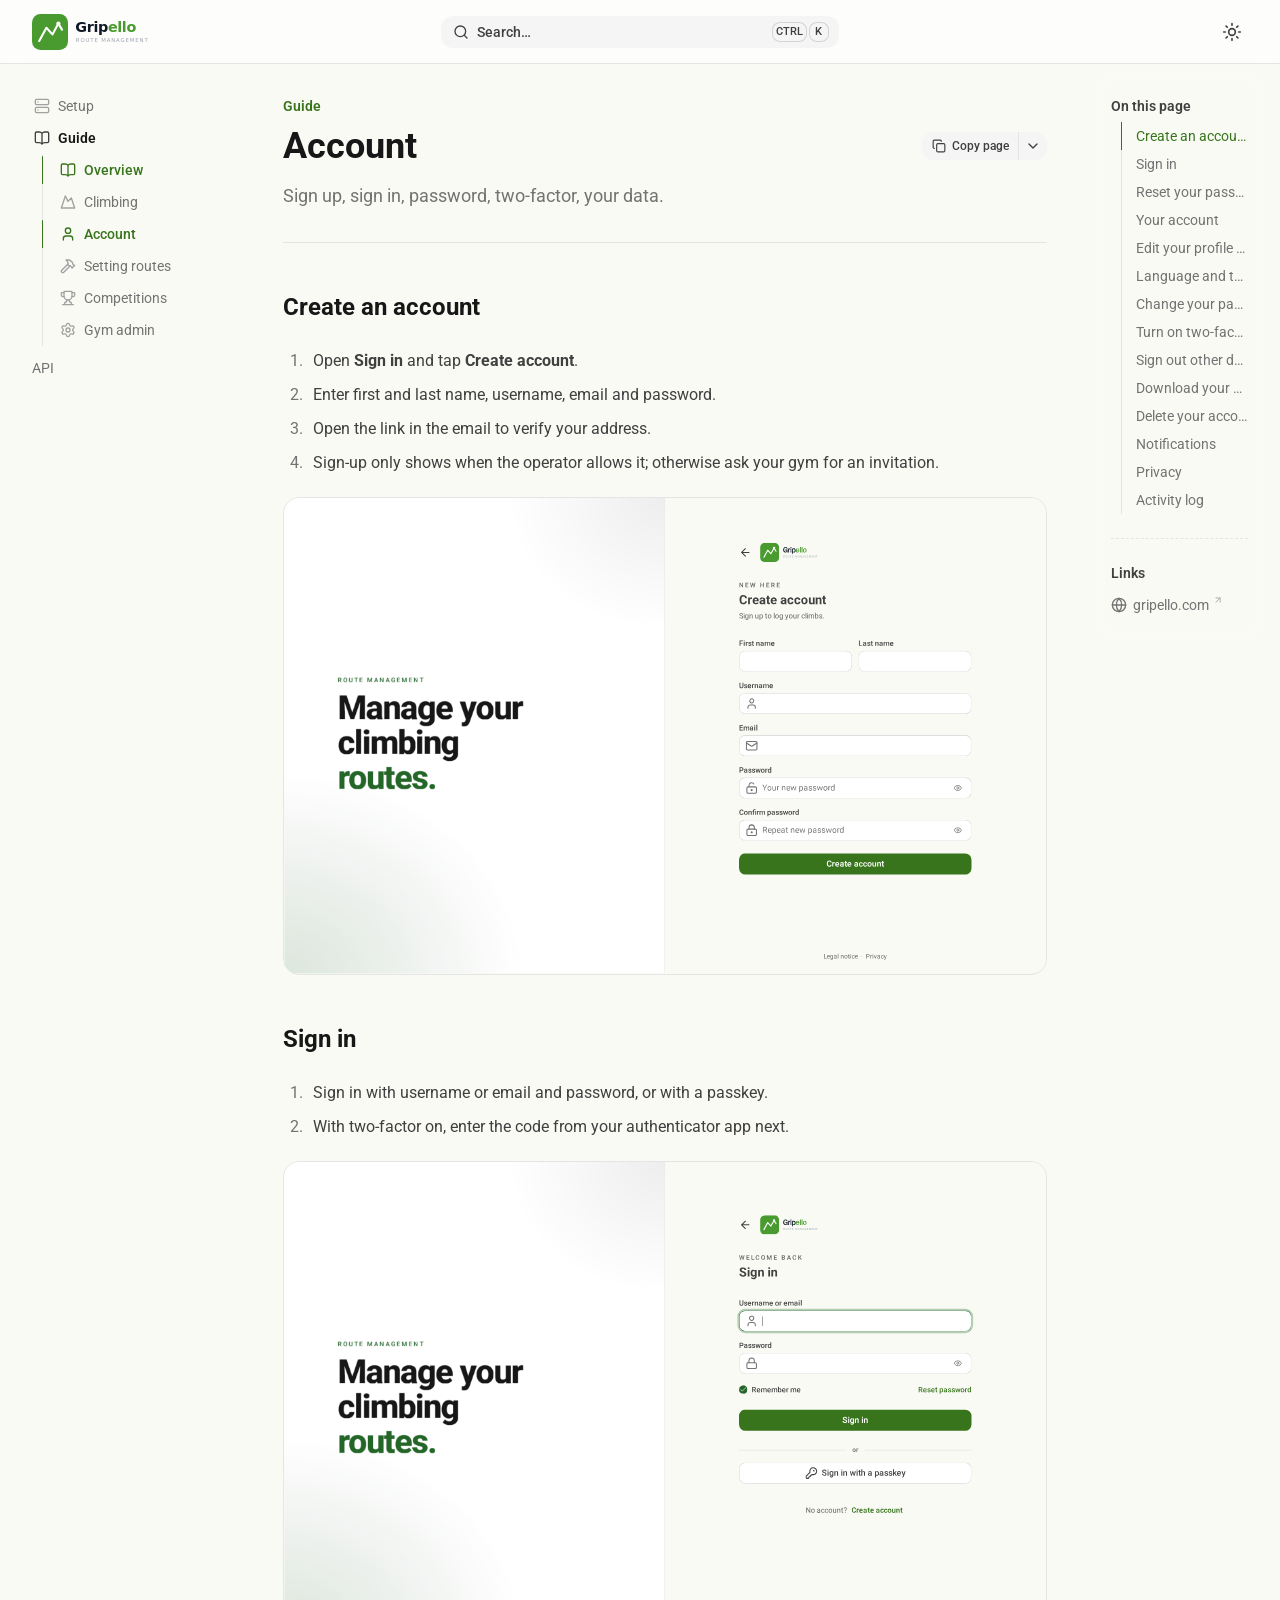
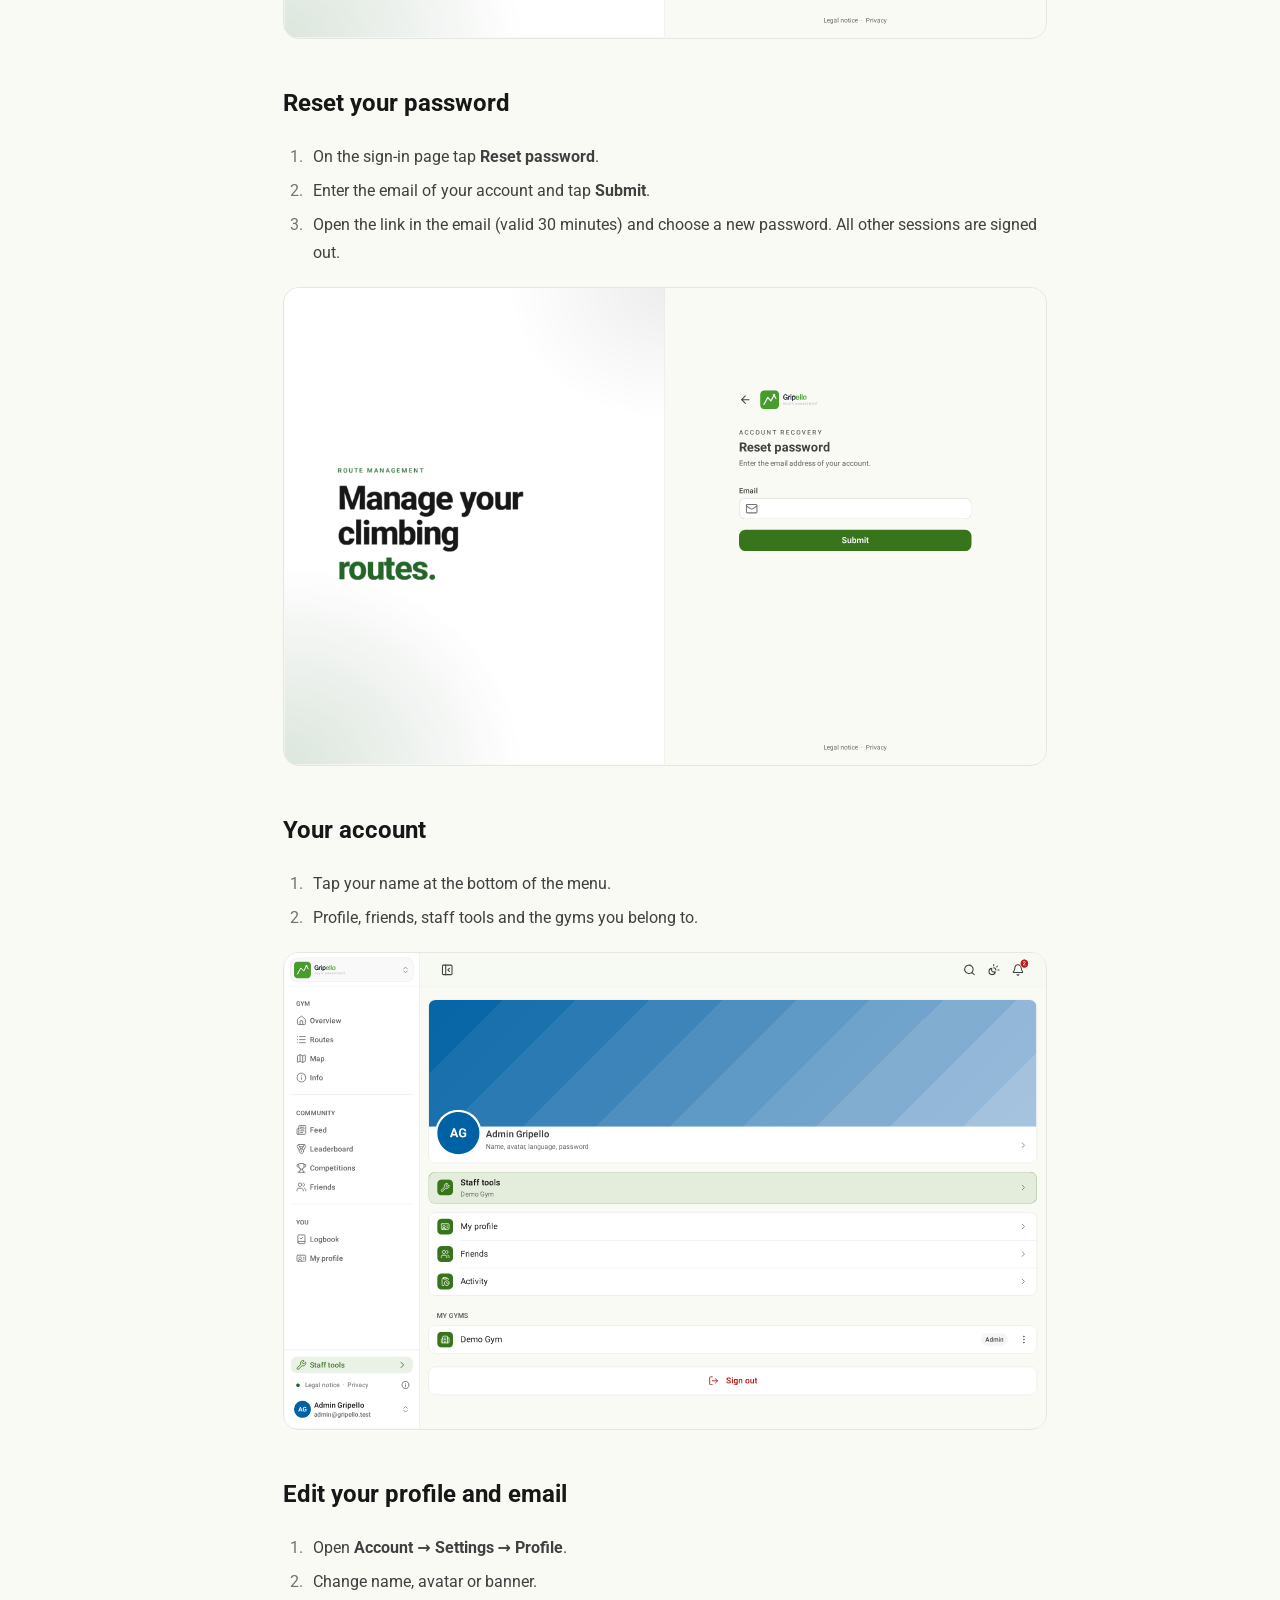
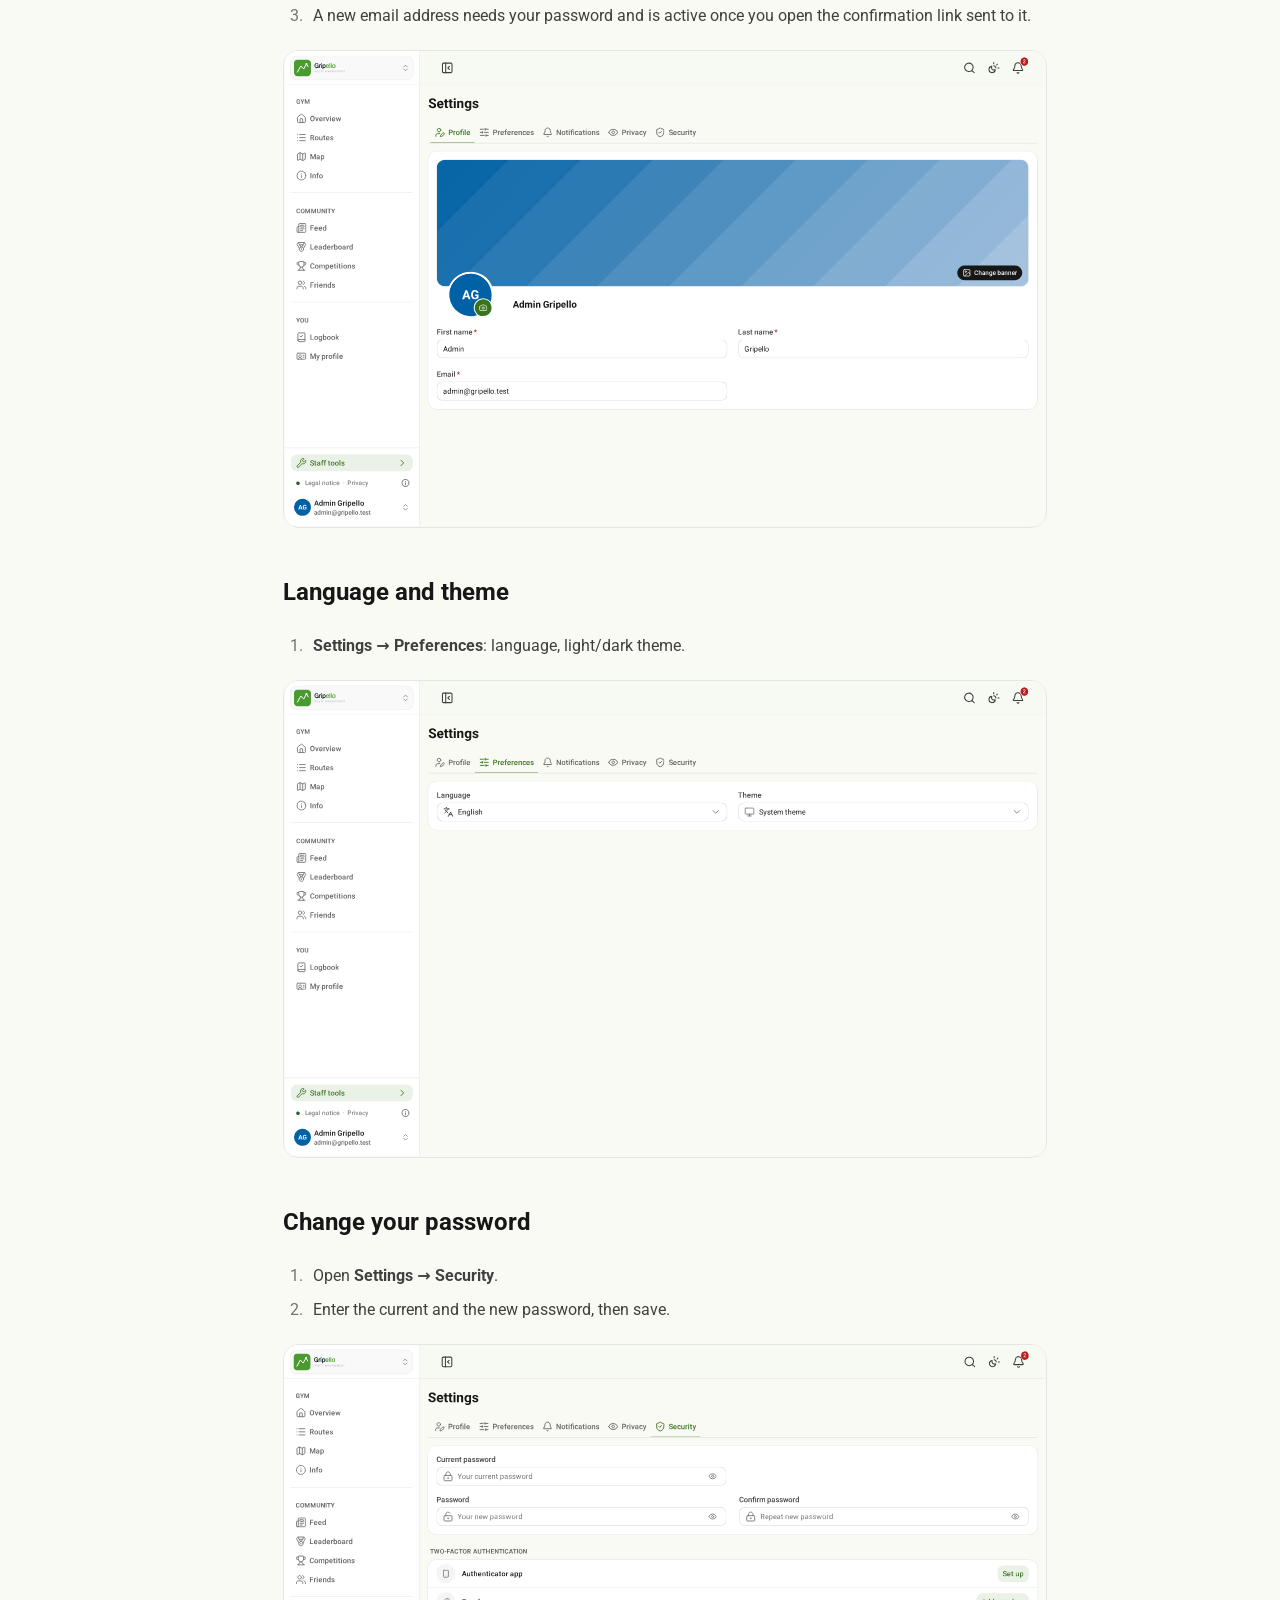
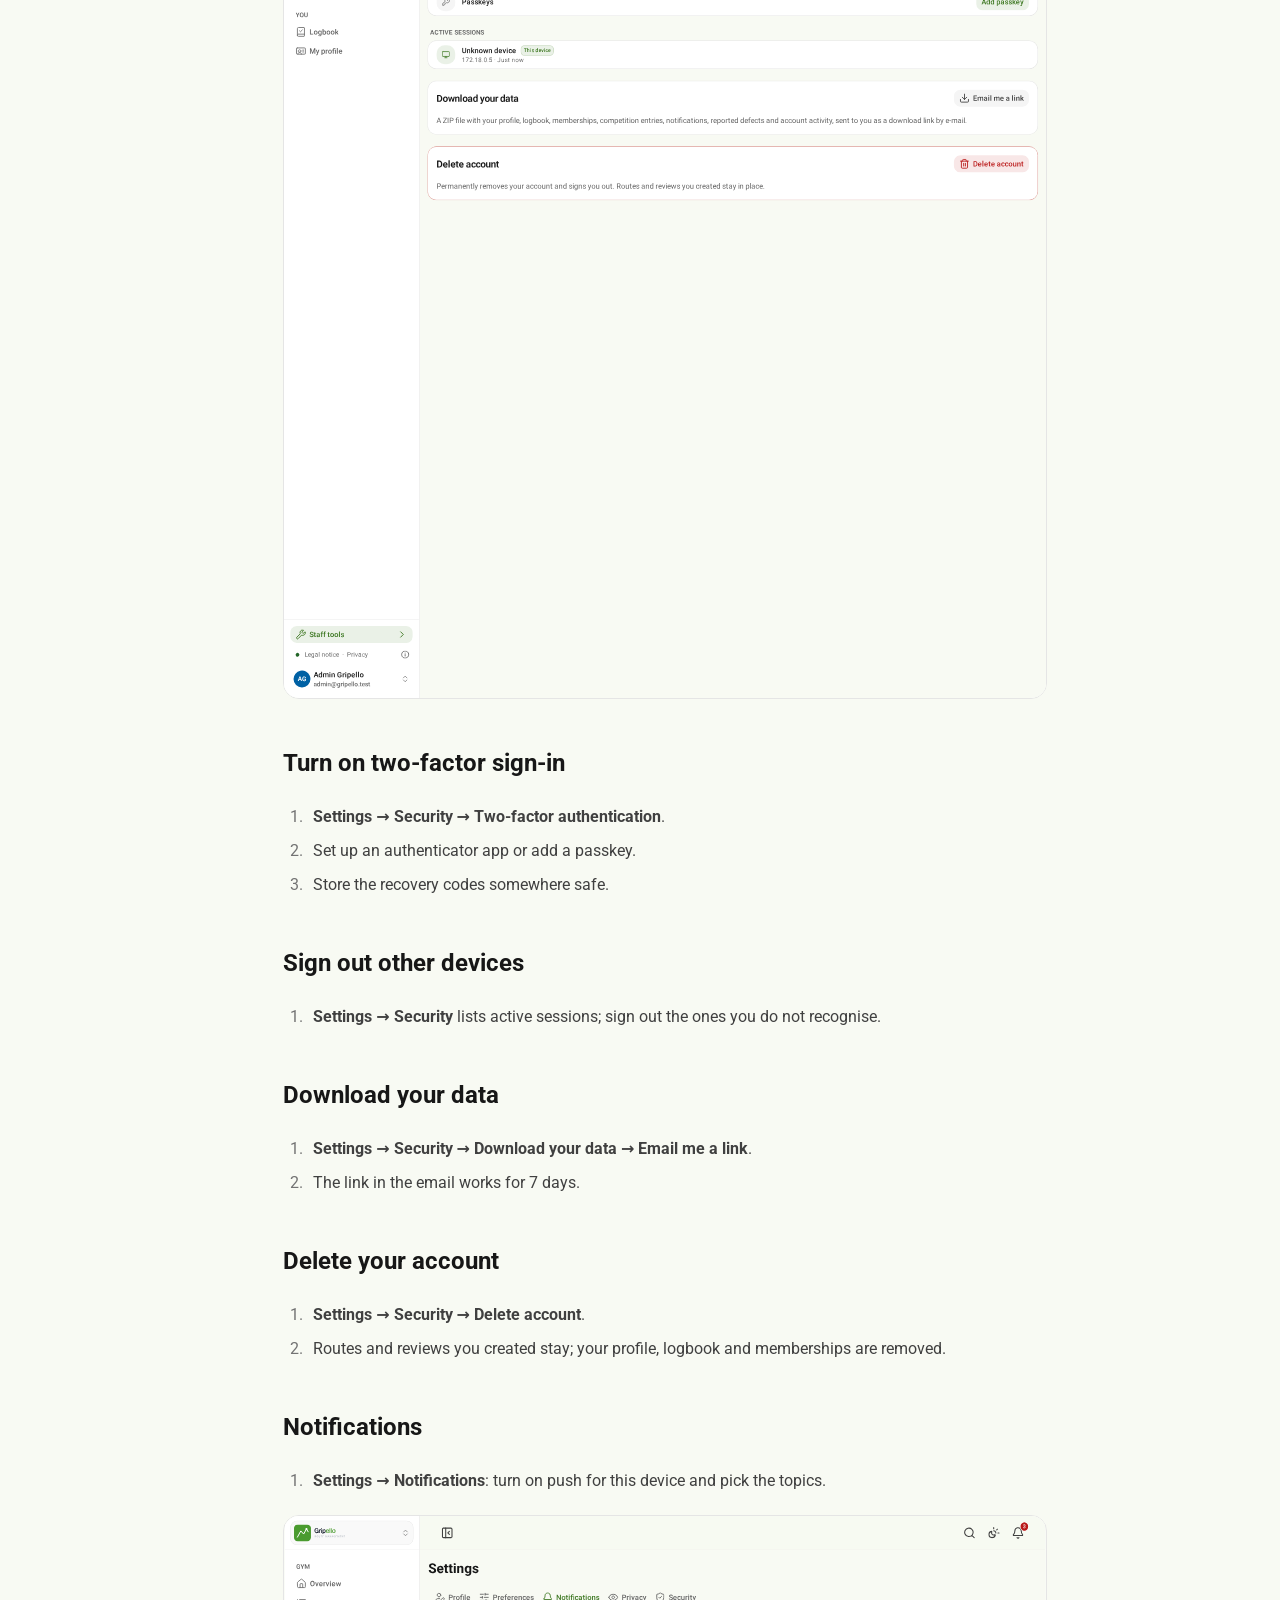
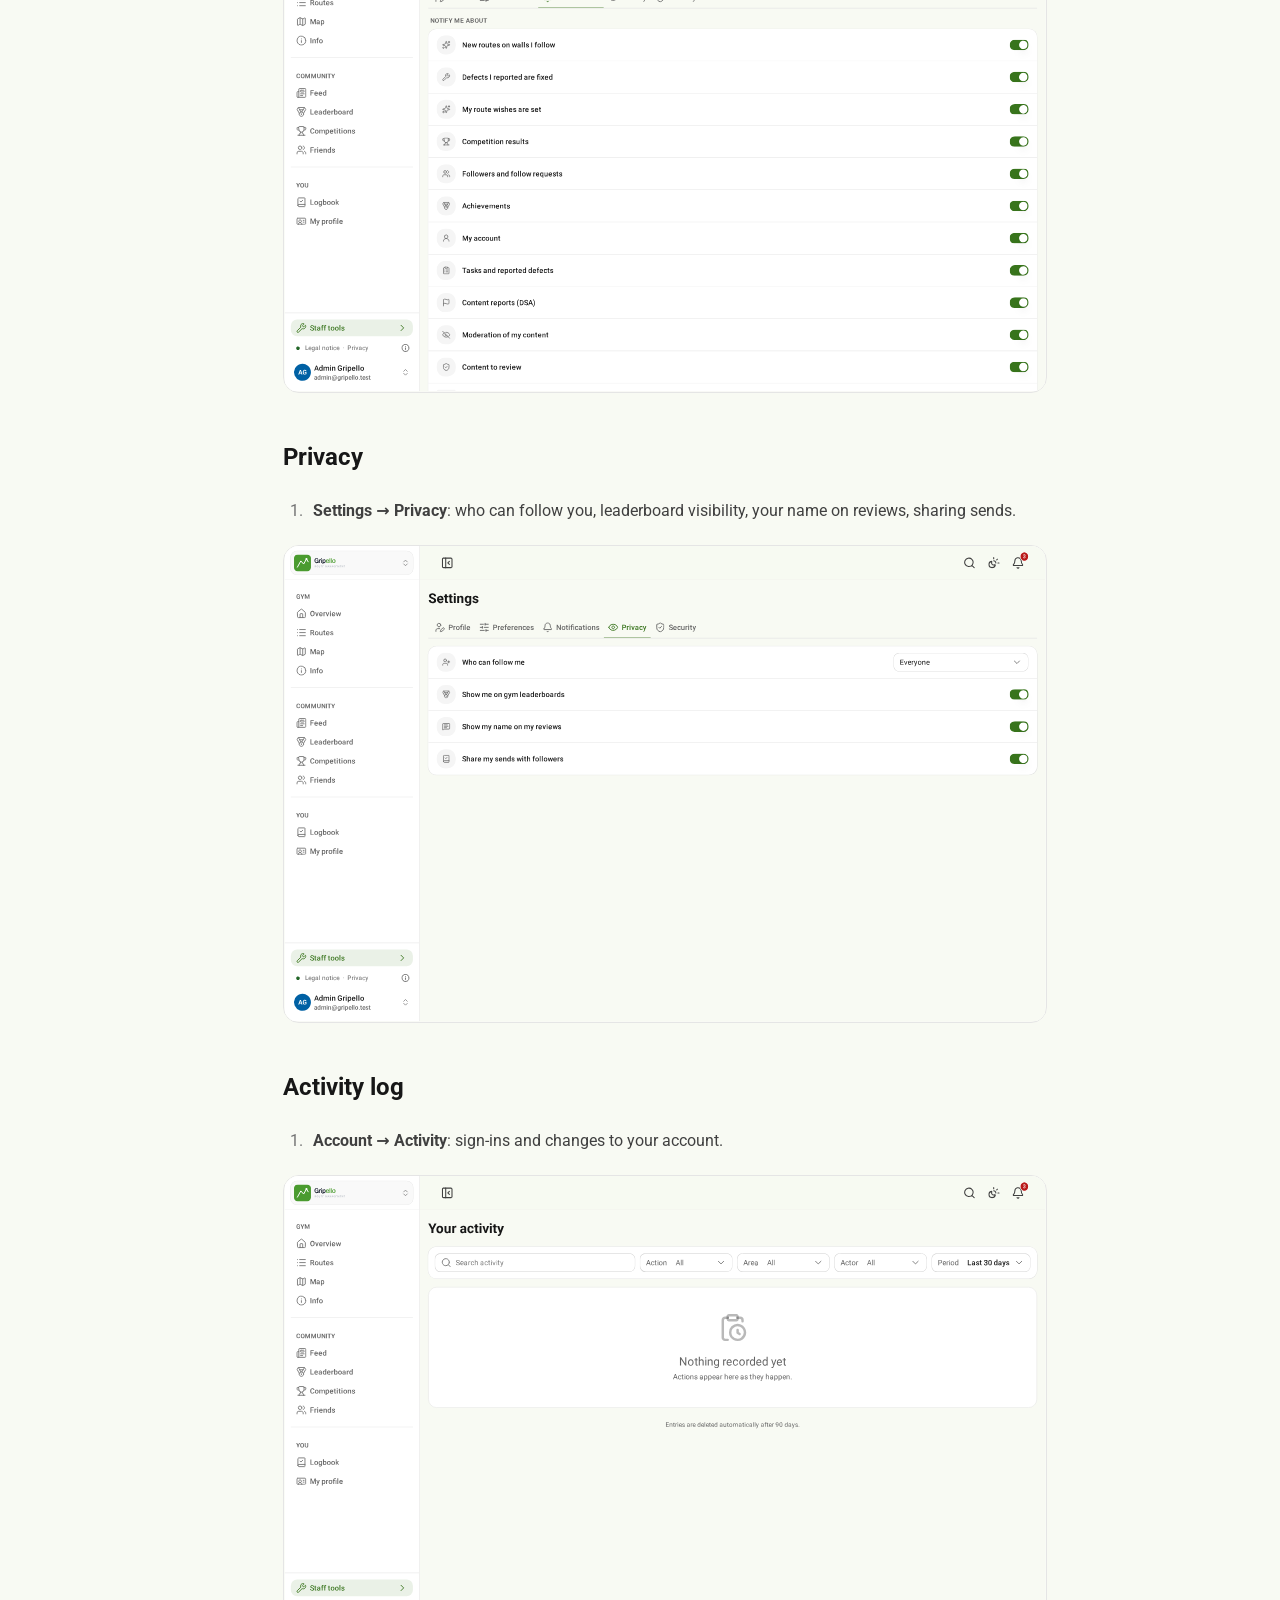
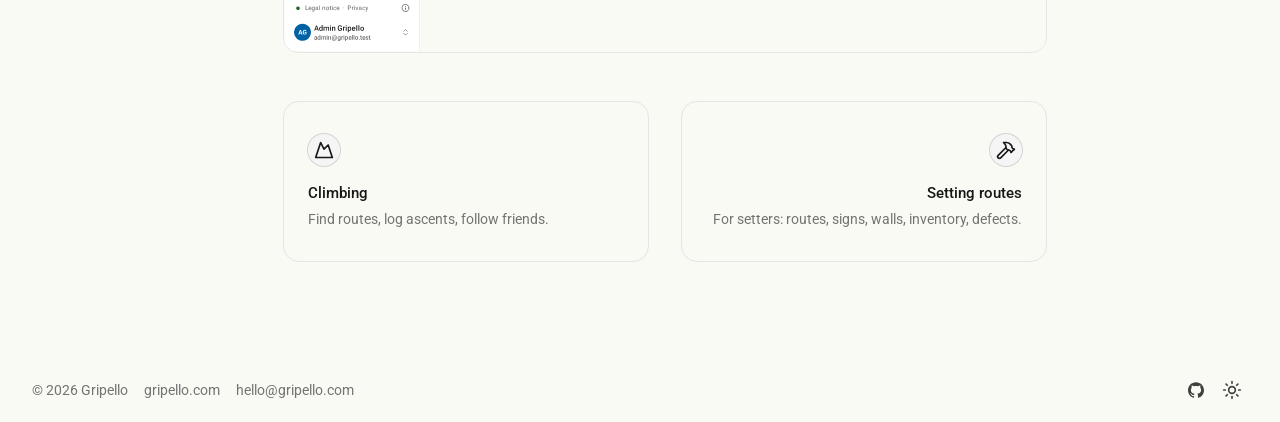
<file: guide/account.html>
<!DOCTYPE html><html  lang="en" dir="ltr"><head><meta charset="utf-8"><meta name="viewport" content="width=device-width, initial-scale=1"><title>Account - Gripello Docs</title><script type="importmap">{"imports":{"#entry":"/_nuxt/DOtg-4wA.js"}}</script><script data-hid="ui-kbd-macos">/Macintosh;/.test(navigator.userAgent)&&document.documentElement.classList.add('ui-macos')</script><style id="nuxt-ui-colors">@layer theme {
  :root, :host {
  --ui-color-primary-50: var(--color-green-50, oklch(98.2% 0.018 155.826));
  --ui-color-primary-100: var(--color-green-100, oklch(96.2% 0.044 156.743));
  --ui-color-primary-200: var(--color-green-200, oklch(92.5% 0.084 155.995));
  --ui-color-primary-300: var(--color-green-300, oklch(87.1% 0.15 154.449));
  --ui-color-primary-400: var(--color-green-400, oklch(79.2% 0.209 151.711));
  --ui-color-primary-500: var(--color-green-500, oklch(72.3% 0.219 149.579));
  --ui-color-primary-600: var(--color-green-600, oklch(62.7% 0.194 149.214));
  --ui-color-primary-700: var(--color-green-700, oklch(52.7% 0.154 150.069));
  --ui-color-primary-800: var(--color-green-800, oklch(44.8% 0.119 151.328));
  --ui-color-primary-900: var(--color-green-900, oklch(39.3% 0.095 152.535));
  --ui-color-primary-950: var(--color-green-950, oklch(26.6% 0.065 152.934));
  --ui-color-secondary-50: var(--color-blue-50, oklch(97% 0.014 254.604));
  --ui-color-secondary-100: var(--color-blue-100, oklch(93.2% 0.032 255.585));
  --ui-color-secondary-200: var(--color-blue-200, oklch(88.2% 0.059 254.128));
  --ui-color-secondary-300: var(--color-blue-300, oklch(80.9% 0.105 251.813));
  --ui-color-secondary-400: var(--color-blue-400, oklch(70.7% 0.165 254.624));
  --ui-color-secondary-500: var(--color-blue-500, oklch(62.3% 0.214 259.815));
  --ui-color-secondary-600: var(--color-blue-600, oklch(54.6% 0.245 262.881));
  --ui-color-secondary-700: var(--color-blue-700, oklch(48.8% 0.243 264.376));
  --ui-color-secondary-800: var(--color-blue-800, oklch(42.4% 0.199 265.638));
  --ui-color-secondary-900: var(--color-blue-900, oklch(37.9% 0.146 265.522));
  --ui-color-secondary-950: var(--color-blue-950, oklch(28.2% 0.091 267.935));
  --ui-color-success-50: var(--color-green-50, oklch(98.2% 0.018 155.826));
  --ui-color-success-100: var(--color-green-100, oklch(96.2% 0.044 156.743));
  --ui-color-success-200: var(--color-green-200, oklch(92.5% 0.084 155.995));
  --ui-color-success-300: var(--color-green-300, oklch(87.1% 0.15 154.449));
  --ui-color-success-400: var(--color-green-400, oklch(79.2% 0.209 151.711));
  --ui-color-success-500: var(--color-green-500, oklch(72.3% 0.219 149.579));
  --ui-color-success-600: var(--color-green-600, oklch(62.7% 0.194 149.214));
  --ui-color-success-700: var(--color-green-700, oklch(52.7% 0.154 150.069));
  --ui-color-success-800: var(--color-green-800, oklch(44.8% 0.119 151.328));
  --ui-color-success-900: var(--color-green-900, oklch(39.3% 0.095 152.535));
  --ui-color-success-950: var(--color-green-950, oklch(26.6% 0.065 152.934));
  --ui-color-info-50: var(--color-blue-50, oklch(97% 0.014 254.604));
  --ui-color-info-100: var(--color-blue-100, oklch(93.2% 0.032 255.585));
  --ui-color-info-200: var(--color-blue-200, oklch(88.2% 0.059 254.128));
  --ui-color-info-300: var(--color-blue-300, oklch(80.9% 0.105 251.813));
  --ui-color-info-400: var(--color-blue-400, oklch(70.7% 0.165 254.624));
  --ui-color-info-500: var(--color-blue-500, oklch(62.3% 0.214 259.815));
  --ui-color-info-600: var(--color-blue-600, oklch(54.6% 0.245 262.881));
  --ui-color-info-700: var(--color-blue-700, oklch(48.8% 0.243 264.376));
  --ui-color-info-800: var(--color-blue-800, oklch(42.4% 0.199 265.638));
  --ui-color-info-900: var(--color-blue-900, oklch(37.9% 0.146 265.522));
  --ui-color-info-950: var(--color-blue-950, oklch(28.2% 0.091 267.935));
  --ui-color-warning-50: var(--color-yellow-50, oklch(98.7% 0.026 102.212));
  --ui-color-warning-100: var(--color-yellow-100, oklch(97.3% 0.071 103.193));
  --ui-color-warning-200: var(--color-yellow-200, oklch(94.5% 0.129 101.54));
  --ui-color-warning-300: var(--color-yellow-300, oklch(90.5% 0.182 98.111));
  --ui-color-warning-400: var(--color-yellow-400, oklch(85.2% 0.199 91.936));
  --ui-color-warning-500: var(--color-yellow-500, oklch(79.5% 0.184 86.047));
  --ui-color-warning-600: var(--color-yellow-600, oklch(68.1% 0.162 75.834));
  --ui-color-warning-700: var(--color-yellow-700, oklch(55.4% 0.135 66.442));
  --ui-color-warning-800: var(--color-yellow-800, oklch(47.6% 0.114 61.907));
  --ui-color-warning-900: var(--color-yellow-900, oklch(42.1% 0.095 57.708));
  --ui-color-warning-950: var(--color-yellow-950, oklch(28.6% 0.066 53.813));
  --ui-color-error-50: var(--color-red-50, oklch(97.1% 0.013 17.38));
  --ui-color-error-100: var(--color-red-100, oklch(93.6% 0.032 17.717));
  --ui-color-error-200: var(--color-red-200, oklch(88.5% 0.062 18.334));
  --ui-color-error-300: var(--color-red-300, oklch(80.8% 0.114 19.571));
  --ui-color-error-400: var(--color-red-400, oklch(70.4% 0.191 22.216));
  --ui-color-error-500: var(--color-red-500, oklch(63.7% 0.237 25.331));
  --ui-color-error-600: var(--color-red-600, oklch(57.7% 0.245 27.325));
  --ui-color-error-700: var(--color-red-700, oklch(50.5% 0.213 27.518));
  --ui-color-error-800: var(--color-red-800, oklch(44.4% 0.177 26.899));
  --ui-color-error-900: var(--color-red-900, oklch(39.6% 0.141 25.723));
  --ui-color-error-950: var(--color-red-950, oklch(25.8% 0.092 26.042));
  --ui-color-neutral-50: var(--color-old-neutral-50, oklch(98.5% 0 none));
  --ui-color-neutral-100: var(--color-old-neutral-100, oklch(97% 0 none));
  --ui-color-neutral-200: var(--color-old-neutral-200, oklch(92.2% 0 none));
  --ui-color-neutral-300: var(--color-old-neutral-300, oklch(87% 0 none));
  --ui-color-neutral-400: var(--color-old-neutral-400, oklch(70.8% 0 none));
  --ui-color-neutral-500: var(--color-old-neutral-500, oklch(55.6% 0 none));
  --ui-color-neutral-600: var(--color-old-neutral-600, oklch(43.9% 0 none));
  --ui-color-neutral-700: var(--color-old-neutral-700, oklch(37.1% 0 none));
  --ui-color-neutral-800: var(--color-old-neutral-800, oklch(26.9% 0 none));
  --ui-color-neutral-900: var(--color-old-neutral-900, oklch(20.5% 0 none));
  --ui-color-neutral-950: var(--color-old-neutral-950, oklch(14.5% 0 none));
  }
  :root, :host, .light {
  --ui-primary: var(--ui-color-primary-500);
  --ui-secondary: var(--ui-color-secondary-500);
  --ui-success: var(--ui-color-success-500);
  --ui-info: var(--ui-color-info-500);
  --ui-warning: var(--ui-color-warning-500);
  --ui-error: var(--ui-color-error-500);
  }
  .dark {
  --ui-primary: var(--ui-color-primary-400);
  --ui-secondary: var(--ui-color-secondary-400);
  --ui-success: var(--ui-color-success-400);
  --ui-info: var(--ui-color-info-400);
  --ui-warning: var(--ui-color-warning-400);
  --ui-error: var(--ui-color-error-400);
  }
}</style><style>@media (width>=1024px){.docus-sub-header{--ui-header-height:112px}}</style><link rel="stylesheet" href="/_nuxt/entry.BHWk5gE4.css" crossorigin><style>@layer base {:where(.i-lucide\:arrow-up-right){display:inline-block;width:1em;height:1em;background-color:currentColor;-webkit-mask-image:var(--svg);mask-image:var(--svg);-webkit-mask-repeat:no-repeat;mask-repeat:no-repeat;-webkit-mask-size:100% 100%;mask-size:100% 100%;--svg:url("data:image/svg+xml,%3Csvg xmlns='http://www.w3.org/2000/svg' viewBox='0 0 24 24' width='24' height='24'%3E%3Cpath fill='none' stroke='black' stroke-linecap='round' stroke-linejoin='round' stroke-width='2' d='M7 7h10v10M7 17L17 7'/%3E%3C/svg%3E")}:where(.i-lucide\:book-open){display:inline-block;width:1em;height:1em;background-color:currentColor;-webkit-mask-image:var(--svg);mask-image:var(--svg);-webkit-mask-repeat:no-repeat;mask-repeat:no-repeat;-webkit-mask-size:100% 100%;mask-size:100% 100%;--svg:url("data:image/svg+xml,%3Csvg xmlns='http://www.w3.org/2000/svg' viewBox='0 0 24 24' width='24' height='24'%3E%3Cpath fill='none' stroke='black' stroke-linecap='round' stroke-linejoin='round' stroke-width='2' d='M12 5v16m8.001-2A2 2 0 0 0 22 17V5a2 2 0 0 0-1.999-2L16 3.002A5 5 0 0 0 12 5a5 5 0 0 0-4-2H4a2 2 0 0 0-2 2v12a2 2 0 0 0 1.999 2H8a5 5 0 0 1 4 2a5 5 0 0 1 4-2z'/%3E%3C/svg%3E")}:where(.i-lucide\:chevron-down){display:inline-block;width:1em;height:1em;background-color:currentColor;-webkit-mask-image:var(--svg);mask-image:var(--svg);-webkit-mask-repeat:no-repeat;mask-repeat:no-repeat;-webkit-mask-size:100% 100%;mask-size:100% 100%;--svg:url("data:image/svg+xml,%3Csvg xmlns='http://www.w3.org/2000/svg' viewBox='0 0 24 24' width='24' height='24'%3E%3Cpath fill='none' stroke='black' stroke-linecap='round' stroke-linejoin='round' stroke-width='2' d='m6 9l6 6l6-6'/%3E%3C/svg%3E")}:where(.i-lucide\:copy){display:inline-block;width:1em;height:1em;background-color:currentColor;-webkit-mask-image:var(--svg);mask-image:var(--svg);-webkit-mask-repeat:no-repeat;mask-repeat:no-repeat;-webkit-mask-size:100% 100%;mask-size:100% 100%;--svg:url("data:image/svg+xml,%3Csvg xmlns='http://www.w3.org/2000/svg' viewBox='0 0 24 24' width='24' height='24'%3E%3Cg fill='none' stroke='black' stroke-linecap='round' stroke-linejoin='round' stroke-width='2'%3E%3Crect width='14' height='14' x='8' y='8' rx='2' ry='2'/%3E%3Cpath d='M4 16c-1.1 0-2-.9-2-2V4c0-1.1.9-2 2-2h10c1.1 0 2 .9 2 2'/%3E%3C/g%3E%3C/svg%3E")}:where(.i-lucide\:globe){display:inline-block;width:1em;height:1em;background-color:currentColor;-webkit-mask-image:var(--svg);mask-image:var(--svg);-webkit-mask-repeat:no-repeat;mask-repeat:no-repeat;-webkit-mask-size:100% 100%;mask-size:100% 100%;--svg:url("data:image/svg+xml,%3Csvg xmlns='http://www.w3.org/2000/svg' viewBox='0 0 24 24' width='24' height='24'%3E%3Cg fill='none' stroke='black' stroke-linecap='round' stroke-linejoin='round' stroke-width='2'%3E%3Ccircle cx='12' cy='12' r='10'/%3E%3Cpath d='M12 2a14.5 14.5 0 0 0 0 20a14.5 14.5 0 0 0 0-20M2 12h20'/%3E%3C/g%3E%3C/svg%3E")}:where(.i-lucide\:hammer){display:inline-block;width:1em;height:1em;background-color:currentColor;-webkit-mask-image:var(--svg);mask-image:var(--svg);-webkit-mask-repeat:no-repeat;mask-repeat:no-repeat;-webkit-mask-size:100% 100%;mask-size:100% 100%;--svg:url("data:image/svg+xml,%3Csvg xmlns='http://www.w3.org/2000/svg' viewBox='0 0 24 24' width='24' height='24'%3E%3Cg fill='none' stroke='black' stroke-linecap='round' stroke-linejoin='round' stroke-width='2'%3E%3Cpath d='m15 12l-9.373 9.373a1 1 0 0 1-3.001-3L12 9m6 6l4-4'/%3E%3Cpath d='m21.5 11.5l-1.914-1.914A2 2 0 0 1 19 8.172v-.344a2 2 0 0 0-.586-1.414l-1.657-1.657A6 6 0 0 0 12.516 3H9l1.243 1.243A6 6 0 0 1 12 8.485V10l2 2h1.172a2 2 0 0 1 1.414.586L18.5 14.5'/%3E%3C/g%3E%3C/svg%3E")}:where(.i-lucide\:hash){display:inline-block;width:1em;height:1em;background-color:currentColor;-webkit-mask-image:var(--svg);mask-image:var(--svg);-webkit-mask-repeat:no-repeat;mask-repeat:no-repeat;-webkit-mask-size:100% 100%;mask-size:100% 100%;--svg:url("data:image/svg+xml,%3Csvg xmlns='http://www.w3.org/2000/svg' viewBox='0 0 24 24' width='24' height='24'%3E%3Cpath fill='none' stroke='black' stroke-linecap='round' stroke-linejoin='round' stroke-width='2' d='M4 9h16M4 15h16M10 3L8 21m8-18l-2 18'/%3E%3C/svg%3E")}:where(.i-lucide\:moon){display:inline-block;width:1em;height:1em;background-color:currentColor;-webkit-mask-image:var(--svg);mask-image:var(--svg);-webkit-mask-repeat:no-repeat;mask-repeat:no-repeat;-webkit-mask-size:100% 100%;mask-size:100% 100%;--svg:url("data:image/svg+xml,%3Csvg xmlns='http://www.w3.org/2000/svg' viewBox='0 0 24 24' width='24' height='24'%3E%3Cpath fill='none' stroke='black' stroke-linecap='round' stroke-linejoin='round' stroke-width='2' d='M20.985 12.486a9 9 0 1 1-9.473-9.472c.405-.022.617.46.402.803a6 6 0 0 0 8.268 8.268c.344-.215.825-.004.803.401'/%3E%3C/svg%3E")}:where(.i-lucide\:mountain){display:inline-block;width:1em;height:1em;background-color:currentColor;-webkit-mask-image:var(--svg);mask-image:var(--svg);-webkit-mask-repeat:no-repeat;mask-repeat:no-repeat;-webkit-mask-size:100% 100%;mask-size:100% 100%;--svg:url("data:image/svg+xml,%3Csvg xmlns='http://www.w3.org/2000/svg' viewBox='0 0 24 24' width='24' height='24'%3E%3Cpath fill='none' stroke='black' stroke-linecap='round' stroke-linejoin='round' stroke-width='2' d='m8 3l4 8l5-5l5 15H2z'/%3E%3C/svg%3E")}:where(.i-lucide\:search){display:inline-block;width:1em;height:1em;background-color:currentColor;-webkit-mask-image:var(--svg);mask-image:var(--svg);-webkit-mask-repeat:no-repeat;mask-repeat:no-repeat;-webkit-mask-size:100% 100%;mask-size:100% 100%;--svg:url("data:image/svg+xml,%3Csvg xmlns='http://www.w3.org/2000/svg' viewBox='0 0 24 24' width='24' height='24'%3E%3Cg fill='none' stroke='black' stroke-linecap='round' stroke-linejoin='round' stroke-width='2'%3E%3Cpath d='m21 21l-4.34-4.34'/%3E%3Ccircle cx='11' cy='11' r='8'/%3E%3C/g%3E%3C/svg%3E")}:where(.i-lucide\:server){display:inline-block;width:1em;height:1em;background-color:currentColor;-webkit-mask-image:var(--svg);mask-image:var(--svg);-webkit-mask-repeat:no-repeat;mask-repeat:no-repeat;-webkit-mask-size:100% 100%;mask-size:100% 100%;--svg:url("data:image/svg+xml,%3Csvg xmlns='http://www.w3.org/2000/svg' viewBox='0 0 24 24' width='24' height='24'%3E%3Cg fill='none' stroke='black' stroke-linecap='round' stroke-linejoin='round' stroke-width='2'%3E%3Crect width='20' height='8' x='2' y='2' rx='2' ry='2'/%3E%3Crect width='20' height='8' x='2' y='14' rx='2' ry='2'/%3E%3Cpath d='M6 6h.01M6 18h.01'/%3E%3C/g%3E%3C/svg%3E")}:where(.i-lucide\:settings){display:inline-block;width:1em;height:1em;background-color:currentColor;-webkit-mask-image:var(--svg);mask-image:var(--svg);-webkit-mask-repeat:no-repeat;mask-repeat:no-repeat;-webkit-mask-size:100% 100%;mask-size:100% 100%;--svg:url("data:image/svg+xml,%3Csvg xmlns='http://www.w3.org/2000/svg' viewBox='0 0 24 24' width='24' height='24'%3E%3Cg fill='none' stroke='black' stroke-linecap='round' stroke-linejoin='round' stroke-width='2'%3E%3Cpath d='M9.671 4.136a2.34 2.34 0 0 1 4.659 0a2.34 2.34 0 0 0 3.319 1.915a2.34 2.34 0 0 1 2.33 4.033a2.34 2.34 0 0 0 0 3.831a2.34 2.34 0 0 1-2.33 4.033a2.34 2.34 0 0 0-3.319 1.915a2.34 2.34 0 0 1-4.659 0a2.34 2.34 0 0 0-3.32-1.915a2.34 2.34 0 0 1-2.33-4.033a2.34 2.34 0 0 0 0-3.831A2.34 2.34 0 0 1 6.35 6.051a2.34 2.34 0 0 0 3.319-1.915'/%3E%3Ccircle cx='12' cy='12' r='3'/%3E%3C/g%3E%3C/svg%3E")}:where(.i-lucide\:sun){display:inline-block;width:1em;height:1em;background-color:currentColor;-webkit-mask-image:var(--svg);mask-image:var(--svg);-webkit-mask-repeat:no-repeat;mask-repeat:no-repeat;-webkit-mask-size:100% 100%;mask-size:100% 100%;--svg:url("data:image/svg+xml,%3Csvg xmlns='http://www.w3.org/2000/svg' viewBox='0 0 24 24' width='24' height='24'%3E%3Cg fill='none' stroke='black' stroke-linecap='round' stroke-linejoin='round' stroke-width='2'%3E%3Ccircle cx='12' cy='12' r='4'/%3E%3Cpath d='M12 2v2m0 16v2M4.93 4.93l1.41 1.41m11.32 11.32l1.41 1.41M2 12h2m16 0h2M6.34 17.66l-1.41 1.41M19.07 4.93l-1.41 1.41'/%3E%3C/g%3E%3C/svg%3E")}:where(.i-lucide\:trophy){display:inline-block;width:1em;height:1em;background-color:currentColor;-webkit-mask-image:var(--svg);mask-image:var(--svg);-webkit-mask-repeat:no-repeat;mask-repeat:no-repeat;-webkit-mask-size:100% 100%;mask-size:100% 100%;--svg:url("data:image/svg+xml,%3Csvg xmlns='http://www.w3.org/2000/svg' viewBox='0 0 24 24' width='24' height='24'%3E%3Cg fill='none' stroke='black' stroke-linecap='round' stroke-linejoin='round' stroke-width='2'%3E%3Cpath d='M10 14.66V17a1 1 0 0 1-1 1a2 2 0 0 0-2 2v2m7-7.34V17a1 1 0 0 0 1 1a2 2 0 0 1 2 2v2m.916-12H19.5A2.5 2.5 0 0 0 22 7.5V5a1 1 0 0 0-1-1h-3M4 22h16'/%3E%3Cpath d='M6 9a6 6 0 0 0 12 0V3a1 1 0 0 0-1-1H7a1 1 0 0 0-1 1z'/%3E%3Cpath d='M6.084 10H4.5A2.5 2.5 0 0 1 2 7.5V5a1 1 0 0 1 1-1h3'/%3E%3C/g%3E%3C/svg%3E")}:where(.i-lucide\:user){display:inline-block;width:1em;height:1em;background-color:currentColor;-webkit-mask-image:var(--svg);mask-image:var(--svg);-webkit-mask-repeat:no-repeat;mask-repeat:no-repeat;-webkit-mask-size:100% 100%;mask-size:100% 100%;--svg:url("data:image/svg+xml,%3Csvg xmlns='http://www.w3.org/2000/svg' viewBox='0 0 24 24' width='24' height='24'%3E%3Cg fill='none' stroke='black' stroke-linecap='round' stroke-linejoin='round' stroke-width='2'%3E%3Cpath d='M19 21v-2a4 4 0 0 0-4-4H9a4 4 0 0 0-4 4v2'/%3E%3Ccircle cx='12' cy='7' r='4'/%3E%3C/g%3E%3C/svg%3E")}:where(.i-simple-icons\:github){display:inline-block;width:1em;height:1em;background-color:currentColor;-webkit-mask-image:var(--svg);mask-image:var(--svg);-webkit-mask-repeat:no-repeat;mask-repeat:no-repeat;-webkit-mask-size:100% 100%;mask-size:100% 100%;--svg:url("data:image/svg+xml,%3Csvg xmlns='http://www.w3.org/2000/svg' viewBox='0 0 24 24' width='24' height='24'%3E%3Cpath fill='black' d='M12 .297c-6.63 0-12 5.373-12 12c0 5.303 3.438 9.8 8.205 11.385c.6.113.82-.258.82-.577c0-.285-.01-1.04-.015-2.04c-3.338.724-4.042-1.61-4.042-1.61C4.422 18.07 3.633 17.7 3.633 17.7c-1.087-.744.084-.729.084-.729c1.205.084 1.838 1.236 1.838 1.236c1.07 1.835 2.809 1.305 3.495.998c.108-.776.417-1.305.76-1.605c-2.665-.3-5.466-1.332-5.466-5.93c0-1.31.465-2.38 1.235-3.22c-.135-.303-.54-1.523.105-3.176c0 0 1.005-.322 3.3 1.23c.96-.267 1.98-.399 3-.405c1.02.006 2.04.138 3 .405c2.28-1.552 3.285-1.23 3.285-1.23c.645 1.653.24 2.873.12 3.176c.765.84 1.23 1.91 1.23 3.22c0 4.61-2.805 5.625-5.475 5.92c.42.36.81 1.096.81 2.22c0 1.606-.015 2.896-.015 3.286c0 .315.21.69.825.57C20.565 22.092 24 17.592 24 12.297c0-6.627-5.373-12-12-12'/%3E%3C/svg%3E")}}</style><link rel="preload" as="fetch" crossorigin="anonymous" href="/guide/account/_payload.json?_b=1859aa66-6e9c-4480-9c5b-5d3562c164d2"><link rel="modulepreload" as="script" crossorigin href="/_nuxt/DOtg-4wA.js"><link rel="modulepreload" as="script" crossorigin href="/_nuxt/CrnkIQ2P.js"><link rel="modulepreload" as="script" crossorigin href="/_nuxt/COlnRzsE.js"><link rel="modulepreload" as="script" crossorigin href="/_nuxt/JzX3PgE_.js"><link rel="modulepreload" as="script" crossorigin href="/_nuxt/C5Q-TMS8.js"><link rel="modulepreload" as="script" crossorigin href="/_nuxt/CH-Kopkc.js"><link rel="modulepreload" as="script" crossorigin href="/_nuxt/BW3xJdEx.js"><link rel="modulepreload" as="script" crossorigin href="/_nuxt/BnDTbt6S.js"><link rel="modulepreload" as="script" crossorigin href="/_nuxt/B3QO-XfH.js"><link rel="modulepreload" as="script" crossorigin href="/_nuxt/DGB3O9jL.js"><link rel="modulepreload" as="script" crossorigin href="/_nuxt/iMYtk8YK.js"><link rel="modulepreload" as="script" crossorigin href="/_nuxt/BnBw5x8r.js"><link rel="modulepreload" as="script" crossorigin href="/_nuxt/CRzLMJPS.js"><link rel="modulepreload" as="script" crossorigin href="/_nuxt/B26sHK9Y.js"><link rel="modulepreload" as="script" crossorigin href="/_nuxt/D3jNjEhs.js"><link rel="modulepreload" as="script" crossorigin href="/_nuxt/CZKh-21j.js"><link rel="modulepreload" as="script" crossorigin href="/_nuxt/9ff7tocg.js"><link rel="modulepreload" as="script" crossorigin href="/_nuxt/D9zlBXE7.js"><link rel="modulepreload" as="script" crossorigin href="/_nuxt/Dt1vyuVa.js"><link rel="modulepreload" as="script" crossorigin href="/_nuxt/B-Lpnccl.js"><link rel="modulepreload" as="script" crossorigin href="/_nuxt/fl-HDN4K.js"><link rel="modulepreload" as="script" crossorigin href="/_nuxt/C-giRA4D.js"><link rel="modulepreload" as="script" crossorigin href="/_nuxt/B5ezq7Js.js"><link rel="modulepreload" as="script" crossorigin href="/_nuxt/Buwos42G.js"><link rel="modulepreload" as="script" crossorigin href="/_nuxt/Ob7TwdTF.js"><link rel="modulepreload" as="script" crossorigin href="/_nuxt/Jjt6gQjS.js"><link rel="modulepreload" as="script" crossorigin href="/_nuxt/ButnCTRO.js"><link rel="modulepreload" as="script" crossorigin href="/_nuxt/DoaTxq2X.js"><link rel="modulepreload" as="script" crossorigin href="/_nuxt/C9uYwxXv.js"><link rel="modulepreload" as="script" crossorigin href="/_nuxt/HJZ0Lrab.js"><link rel="modulepreload" as="script" crossorigin href="/_nuxt/DIVzDQWU.js"><link rel="modulepreload" as="script" crossorigin href="/_nuxt/BU0yoZ_A.js"><link rel="modulepreload" as="script" crossorigin href="/_nuxt/BDgPoOGI.js"><link rel="modulepreload" as="script" crossorigin href="/_nuxt/CULEe8KY.js"><link rel="modulepreload" as="script" crossorigin href="/_nuxt/BY4X7Etp.js"><link rel="modulepreload" as="script" crossorigin href="/_nuxt/Ly2VzkMB.js"><link rel="modulepreload" as="script" crossorigin href="/_nuxt/93AlAkQM.js"><link rel="modulepreload" as="script" crossorigin href="/_nuxt/C9SIl4Wx.js"><link rel="modulepreload" as="script" crossorigin href="/_nuxt/BHZGoqka.js"><link rel="modulepreload" as="script" crossorigin href="/_nuxt/Dm9tEfUZ.js"><link rel="modulepreload" as="script" crossorigin href="/_nuxt/DWEoD8ZB.js"><link rel="modulepreload" as="script" crossorigin href="/_nuxt/Bng2rRDf.js"><link rel="modulepreload" as="script" crossorigin href="/_nuxt/CFNBzR5c.js"><link rel="modulepreload" as="script" crossorigin href="/_nuxt/DhtaD9_m.js"><link rel="modulepreload" as="script" crossorigin href="/_nuxt/Blx4YTsr.js"><link rel="modulepreload" as="script" crossorigin href="/_nuxt/LczgkNfS.js"><link rel="modulepreload" as="script" crossorigin href="/_nuxt/ByK4gNnM.js"><link rel="modulepreload" as="script" crossorigin href="/_nuxt/BiOgYlwN.js"><link rel="modulepreload" as="script" crossorigin href="/_nuxt/Dlc9DRtA.js"><link rel="modulepreload" as="script" crossorigin href="/_nuxt/DzQGYy8z.js"><link rel="modulepreload" as="script" crossorigin href="/_nuxt/CSUjsW3l.js"><link rel="modulepreload" as="script" crossorigin href="/_nuxt/DHihWhf5.js"><link rel="modulepreload" as="script" crossorigin href="/_nuxt/DQCLPyYY.js"><link rel="modulepreload" as="script" crossorigin href="/_nuxt/BbLxOQa8.js"><link rel="modulepreload" as="script" crossorigin href="/_nuxt/BHWjSWO2.js"><link rel="modulepreload" as="script" crossorigin href="/_nuxt/CJ80Q6zU.js"><link rel="modulepreload" as="script" crossorigin href="/_nuxt/DrTINZOk.js"><link rel="modulepreload" as="script" crossorigin href="/_nuxt/BZVBdw98.js"><link rel="modulepreload" as="script" crossorigin href="/_nuxt/BB6NaRqv.js"><link rel="modulepreload" as="script" crossorigin href="/_nuxt/DOVquImQ.js"><link rel="modulepreload" as="script" crossorigin href="/_nuxt/CT-2QEpo.js"><link rel="modulepreload" as="script" crossorigin href="/_nuxt/aPp2tgYJ.js"><link rel="modulepreload" as="script" crossorigin href="/_nuxt/DFWqTBTM.js"><link rel="modulepreload" as="script" crossorigin href="/_nuxt/BNaVOLXp.js"><link rel="modulepreload" as="script" crossorigin href="/_nuxt/KRjNsabk.js"><script type="module" src="/_nuxt/DOtg-4wA.js" crossorigin></script><link rel="prefetch" as="script" crossorigin href="/_nuxt/DGfK9SVQ.js"><link rel="prefetch" as="script" crossorigin href="/_nuxt/CaYfVIq5.js"><link rel="prefetch" as="script" crossorigin href="/_nuxt/Dfw7zRzk.js"><link rel="prefetch" as="script" crossorigin href="/_nuxt/Dl4hthbe.js"><link rel="prefetch" as="script" crossorigin href="/_nuxt/c0fIABh6.js"><link rel="prefetch" as="script" crossorigin href="/_nuxt/oDcWNZ6i.js"><link rel="prefetch" as="script" crossorigin href="/_nuxt/DpWev39O.js"><link rel="prefetch" as="script" crossorigin href="/_nuxt/004yip3W.js"><link rel="prefetch" as="script" crossorigin href="/_nuxt/lXm2UH6-.js"><link rel="prefetch" as="script" crossorigin href="/_nuxt/zHU-kgrs.js"><link rel="prefetch" as="script" crossorigin href="/_nuxt/MpRDfc8Q.js"><link rel="prefetch" as="script" crossorigin href="/_nuxt/DmZqGdZy.js"><link rel="prefetch" as="script" crossorigin href="/_nuxt/qPBQJZ6U.js"><link rel="prefetch" as="script" crossorigin href="/_nuxt/BL3JT9v4.js"><link rel="prefetch" as="script" crossorigin href="/_nuxt/JxFRJ3KH.js"><link rel="prefetch" as="script" crossorigin href="/_nuxt/BTpNYTj4.js"><link rel="prefetch" as="script" crossorigin href="/_nuxt/CRcR5kk-.js"><link rel="prefetch" as="script" crossorigin href="/_nuxt/CL3HjiT_.js"><link rel="prefetch" as="script" crossorigin href="/_nuxt/D9brmktt.js"><link rel="prefetch" as="script" crossorigin href="/_nuxt/CLtsa_KB.js"><link rel="prefetch" as="script" crossorigin href="/_nuxt/BdNJyn4A.js"><link rel="prefetch" as="script" crossorigin href="/_nuxt/Zw5vK1_W.js"><link rel="prefetch" as="script" crossorigin href="/_nuxt/Dygsog1d.js"><link rel="prefetch" as="script" crossorigin href="/_nuxt/DOBhjnAh.js"><link rel="prefetch" as="script" crossorigin href="/_nuxt/B7T6SXfx.js"><link rel="prefetch" as="script" crossorigin href="/_nuxt/DwSA0h4F.js"><link rel="prefetch" as="script" crossorigin href="/_nuxt/DSSklukQ.js"><link rel="prefetch" as="script" crossorigin href="/_nuxt/DKRWKjSc.js"><link rel="prefetch" as="script" crossorigin href="/_nuxt/D0VBsg2C.js"><link rel="prefetch" as="script" crossorigin href="/_nuxt/DDWQbIcC.js"><link rel="prefetch" as="script" crossorigin href="/_nuxt/CVQvfMWY.js"><link rel="prefetch" as="script" crossorigin href="/_nuxt/ByFT8dFC.js"><link rel="prefetch" as="script" crossorigin href="/_nuxt/CT6YvlYF.js"><link rel="prefetch" as="script" crossorigin href="/_nuxt/B_Ad7xoh.js"><link rel="prefetch" as="script" crossorigin href="/_nuxt/Ck6EwP4_.js"><link rel="prefetch" as="script" crossorigin href="/_nuxt/CYvSmbro.js"><link rel="prefetch" as="script" crossorigin href="/_nuxt/DPXP1N3a.js"><link rel="prefetch" as="script" crossorigin href="/_nuxt/Cj1jCuWD.js"><link rel="prefetch" as="script" crossorigin href="/_nuxt/C1ROHo7h.js"><link rel="prefetch" as="script" crossorigin href="/_nuxt/DWrYlMQQ.js"><link rel="prefetch" as="script" crossorigin href="/_nuxt/CiHUatg_.js"><link rel="prefetch" as="script" crossorigin href="/_nuxt/DLk_u9JP.js"><link rel="prefetch" as="script" crossorigin href="/_nuxt/CEoEnwst.js"><link rel="prefetch" as="script" crossorigin href="/_nuxt/DhSPeYiQ.js"><link rel="prefetch" as="script" crossorigin href="/_nuxt/CmY0Lz5B.js"><link rel="prefetch" as="script" crossorigin href="/_nuxt/D9MatVSs.js"><link rel="prefetch" as="script" crossorigin href="/_nuxt/3-s0tMeE.js"><link rel="prefetch" as="script" crossorigin href="/_nuxt/CSUmlgty.js"><link rel="prefetch" as="script" crossorigin href="/_nuxt/BFsBml3w.js"><link rel="prefetch" as="script" crossorigin href="/_nuxt/CssHGIHk.js"><link rel="prefetch" as="script" crossorigin href="/_nuxt/Dy6yP6Ib.js"><link rel="prefetch" as="script" crossorigin href="/_nuxt/Bq-8DTiF.js"><link rel="prefetch" as="script" crossorigin href="/_nuxt/voyWwacD.js"><link rel="prefetch" as="script" crossorigin href="/_nuxt/CY8Jowkf.js"><link rel="prefetch" as="script" crossorigin href="/_nuxt/CJYIfuPh.js"><link rel="prefetch" as="script" crossorigin href="/_nuxt/QDHW17ik.js"><link rel="prefetch" as="script" crossorigin href="/_nuxt/CKQharsZ.js"><link rel="prefetch" as="script" crossorigin href="/_nuxt/ChGzsrHM.js"><link rel="prefetch" as="script" crossorigin href="/_nuxt/CUGxagPN.js"><link rel="prefetch" as="script" crossorigin href="/_nuxt/DpJd2pPp.js"><link rel="prefetch" as="script" crossorigin href="/_nuxt/CP7CbMcG.js"><link rel="prefetch" as="script" crossorigin href="/_nuxt/BNvWxeaW.js"><link rel="prefetch" as="script" crossorigin href="/_nuxt/DC0u6BiL.js"><link rel="prefetch" as="script" crossorigin href="/_nuxt/BAp6K1AN.js"><link rel="prefetch" as="script" crossorigin href="/_nuxt/BP7iiU5b.js"><link rel="prefetch" as="script" crossorigin href="/_nuxt/DrlILdyu.js"><link rel="prefetch" as="script" crossorigin href="/_nuxt/DcY_7ayY.js"><link rel="prefetch" as="script" crossorigin href="/_nuxt/B_8X4bsE.js"><link rel="prefetch" as="script" crossorigin href="/_nuxt/2L_A8OSj.js"><link rel="prefetch" as="script" crossorigin href="/_nuxt/CX7wZ2Wp.js"><link rel="prefetch" as="script" crossorigin href="/_nuxt/DluX0uHf.js"><link rel="prefetch" as="script" crossorigin href="/_nuxt/DxpUXyeY.js"><link rel="prefetch" as="script" crossorigin href="/_nuxt/BMXo37YY.js"><link rel="prefetch" as="script" crossorigin href="/_nuxt/DnCggU4m.js"><link rel="prefetch" as="script" crossorigin href="/_nuxt/CLCql9b0.js"><link rel="prefetch" as="script" crossorigin href="/_nuxt/4IA8Fafp.js"><link rel="prefetch" as="script" crossorigin href="/_nuxt/DkWgZc5X.js"><link rel="prefetch" as="script" crossorigin href="/_nuxt/BgS4qDlF.js"><link rel="prefetch" as="script" crossorigin href="/_nuxt/CJnqkW_e.js"><link rel="prefetch" as="script" crossorigin href="/_nuxt/8oXjntdI.js"><link rel="prefetch" as="script" crossorigin href="/_nuxt/C4IiLdJj.js"><link rel="prefetch" as="script" crossorigin href="/_nuxt/qqT5m4X7.js"><link rel="prefetch" as="script" crossorigin href="/_nuxt/ME_0QlJx.js"><link rel="prefetch" as="script" crossorigin href="/_nuxt/CxR-WgJR.js"><link rel="prefetch" as="script" crossorigin href="/_nuxt/B81SfRrS.js"><link rel="prefetch" as="script" crossorigin href="/_nuxt/BYXDfh6c.js"><link rel="prefetch" as="script" crossorigin href="/_nuxt/Be--pjow.js"><link rel="prefetch" as="script" crossorigin href="/_nuxt/xaelGX2t.js"><link rel="prefetch" as="script" crossorigin href="/_nuxt/CWp-Qsq6.js"><link rel="prefetch" as="script" crossorigin href="/_nuxt/JxW_K25f.js"><link rel="prefetch" as="script" crossorigin href="/_nuxt/BkJurMDp.js"><link rel="prefetch" as="script" crossorigin href="/_nuxt/8vg8YThm.js"><link rel="prefetch" as="script" crossorigin href="/_nuxt/CFfqys0l.js"><link rel="prefetch" as="script" crossorigin href="/_nuxt/Xirt7_v6.js"><link rel="prefetch" as="script" crossorigin href="/_nuxt/Cw0iOhOE.js"><link rel="prefetch" as="script" crossorigin href="/_nuxt/DuuRAw0L.js"><link rel="prefetch" as="script" crossorigin href="/_nuxt/B3nyt8GX.js"><link rel="prefetch" as="script" crossorigin href="/_nuxt/Dgjmty44.js"><link rel="prefetch" as="script" crossorigin href="/_nuxt/DHI5-Emg.js"><link rel="prefetch" as="script" crossorigin href="/_nuxt/Bl-484Ba.js"><link rel="prefetch" as="script" crossorigin href="/_nuxt/DmnkJ3aV.js"><link rel="prefetch" as="script" crossorigin href="/_nuxt/CwdIM6Ws.js"><link rel="prefetch" as="script" crossorigin href="/_nuxt/e6ydd7n3.js"><link rel="prefetch" as="script" crossorigin href="/_nuxt/CChubtID.js"><link rel="prefetch" as="script" crossorigin href="/_nuxt/4NeWhKBq.js"><link rel="prefetch" as="script" crossorigin href="/_nuxt/DK7-xb5P.js"><link rel="prefetch" as="script" crossorigin href="/_nuxt/JyGXrVJ_.js"><link rel="prefetch" as="script" crossorigin href="/_nuxt/C1p8wNVC.js"><link rel="prefetch" as="script" crossorigin href="/_nuxt/Djt2dsao.js"><link rel="prefetch" as="script" crossorigin href="/_nuxt/BjBUJaiC.js"><link rel="prefetch" as="script" crossorigin href="/_nuxt/DWPnAFKJ.js"><link rel="prefetch" as="script" crossorigin href="/_nuxt/DylGJO3E.js"><link rel="prefetch" as="script" crossorigin href="/_nuxt/CeRp9svB.js"><link rel="prefetch" as="script" crossorigin href="/_nuxt/2YQ9COyj.js"><link rel="prefetch" as="script" crossorigin href="/_nuxt/BncAzyCI.js"><link rel="prefetch" as="script" crossorigin href="/_nuxt/ZQV96EIV.js"><link rel="prefetch" as="script" crossorigin href="/_nuxt/BzPukQzP.js"><link rel="prefetch" as="script" crossorigin href="/_nuxt/aldt6FqP.js"><link rel="prefetch" as="script" crossorigin href="/_nuxt/DIa29g8_.js"><link rel="prefetch" as="script" crossorigin href="/_nuxt/D1OBfqxv.js"><link rel="prefetch" as="script" crossorigin href="/_nuxt/DsdoRF2j.js"><link rel="prefetch" as="script" crossorigin href="/_nuxt/DDsFdJkZ.js"><link rel="prefetch" as="script" crossorigin href="/_nuxt/BWgtwYmu.js"><link rel="prefetch" as="script" crossorigin href="/_nuxt/nYIAm5n1.js"><meta name="twitter:card" content="summary_large_image"><meta name="twitter:image" content="https://docs.gripello.com/_og/s/o_e1dc527e224dc781.png"><meta property="og:image" content="https://docs.gripello.com/_og/s/o_e1dc527e224dc781.png"><meta property="og:image:type" content="image/png"><meta property="og:image:width" content="1200"><meta property="og:image:height" content="600"><meta name="robots" content="index, follow, max-image-preview:large, max-snippet:-1, max-video-preview:-1"><link rel="icon" href="/favicon.ico"><meta name="description" content="Sign up, sign in, password, two-factor, your data."><meta property="og:site_name" content="Gripello Docs"><meta property="og:title" content="Account"><meta property="og:description" content="Sign up, sign in, password, two-factor, your data."><meta property="og:type" content="article"><meta property="og:url" content="https://docs.gripello.com/guide/account"><link rel="canonical" href="https://docs.gripello.com/guide/account"><link rel="alternate" type="text/markdown" href="https://docs.gripello.com/guide/account.md"><script>"use strict";(()=>{const o=window,e=document.documentElement,c=["dark","light"],s=getStorageValue("localStorage","nuxt-color-mode")||"system";let r=s==="system"?f():s;const l=e.getAttribute("data-color-mode-forced");l&&(r=l),i(r),o["__NUXT_COLOR_MODE__"]={preference:s,value:r,getColorScheme:f,addColorScheme:i,removeColorScheme:d};function i(t){const a=""+t+"",n="";e.classList?e.classList.add(a):e.className+=" "+a,n&&e.setAttribute("data-"+n,t)}function d(t){const a=""+t+"",n="";e.classList?e.classList.remove(a):e.className=e.className.replace(new RegExp(a,"g"),""),n&&e.removeAttribute("data-"+n)}function u(t){return o.matchMedia("(prefers-color-scheme"+t+")")}function f(){if(o.matchMedia&&u("").media!=="not all"){for(const t of c)if(u(":"+t).matches)return t}return"light"}})();function getStorageValue(o,e){switch(o){case"localStorage":try{return window.localStorage.getItem(e)}catch{return null}case"sessionStorage":try{return window.sessionStorage.getItem(e)}catch{return null}case"cookie":try{return getCookie(e)}catch{return null}default:return null}}function getCookie(o){const c=("; "+window.document.cookie).split("; "+o+"=");if(c.length===2){const s=c.pop();return s?s.split(";").shift():null}}</script></head><body><div id="__nuxt" class="isolate"><!--[--><!--[--><!--[--><!--[--><!--[--><div class="nuxt-loading-indicator" style="position:fixed;top:0;right:0;left:0;pointer-events:none;width:auto;height:3px;opacity:0;background:var(--ui-primary);background-size:0% auto;transform:scaleX(0%);transform-origin:left;transition:transform 0.1s, height 0.4s, opacity 0.4s;z-index:999999;"></div><div class="flex"><div class="flex-1 min-w-0"><!--[--><!----><!----><!----><header data-slot="root" class="bg-default/75 backdrop-blur-sm border-b border-default h-(--ui-header-height) sticky top-0 z-50"><!--[--><!--]--><div class="w-full max-w-(--ui-container) mx-auto px-4 sm:px-6 lg:px-8 flex items-center justify-between gap-3 h-full" data-slot="container"><!--[--><div data-slot="left" class="lg:flex-1 flex items-center gap-1.5"><!----><!--[--><a href="/" class="" aria-label="Gripello"><!--[--><!--[--><!--[--><!--[--><!--[--><!--]--><!--[--><img data-nuxt-img srcset="/_ipx/_/gripello-light.svg 1x, /_ipx/_/gripello-light.svg 2x" onerror="this.setAttribute(&#39;data-error&#39;, 1)" class="dark:hidden h-6 w-auto shrink-0 h-6 w-auto shrink-0 h-9" data-state="closed" style="webkit-touch-callout:none;pointer-events:auto;" alt="Gripello" src="/_ipx/_/gripello-light.svg"><img data-nuxt-img srcset="/_ipx/_/gripello-dark.svg 1x, /_ipx/_/gripello-dark.svg 2x" onerror="this.setAttribute(&#39;data-error&#39;, 1)" class="hidden dark:block h-6 w-auto shrink-0 h-6 w-auto shrink-0 h-9" data-state="closed" style="webkit-touch-callout:none;pointer-events:auto;" alt="Gripello" src="/_ipx/_/gripello-dark.svg"><!--]--><!--]--><!--[--><!----><!--v-if--><!--]--><!--]--><!--]--><!--]--></a><!--]--></div><div data-slot="center" class="hidden lg:flex flex-1"><!--[--><!--[--><!----><button type="button" data-slot="base" class="rounded-md font-medium inline-flex items-center disabled:cursor-not-allowed aria-disabled:cursor-not-allowed disabled:opacity-75 aria-disabled:opacity-75 transition-colors px-2.5 py-1.5 text-sm gap-1.5 text-default bg-elevated hover:bg-accented/75 active:bg-accented/75 outline-inverted/25 focus-visible:outline-3 disabled:bg-elevated aria-disabled:bg-elevated w-full"><!--[--><!--[--><span class="iconify i-lucide:search shrink-0 size-4 mx-0.5" aria-hidden="true" style="" data-slot="leadingIcon"></span><!--]--><!--[--><span data-slot="label" class="truncate">Search…</span><!--]--><!--[--><div data-slot="trailing" class="hidden lg:flex items-center gap-0.5 ms-auto"><!--[--><!--[--><kbd class="inline-flex items-center justify-center px-1 rounded-sm font-medium font-sans uppercase h-5 min-w-[20px] text-[11px] ring ring-inset ring-accented text-default bg-elevated"><!--[--><!--[--><span class="hidden in-[.ui-macos]:inline">⌘</span><span class="in-[.ui-macos]:hidden">Ctrl</span><!--]--><!--]--></kbd><kbd class="inline-flex items-center justify-center px-1 rounded-sm font-medium font-sans uppercase h-5 min-w-[20px] text-[11px] ring ring-inset ring-accented text-default bg-elevated"><!--[--><!--[-->k<!--]--><!--]--></kbd><!--]--><!--]--></div><!--]--><!--]--></button><!--]--><!--]--></div><div data-slot="right" class="flex items-center justify-end lg:flex-1 gap-1.5"><!--[--><div></div><!----><!----><!--[--><!----><button type="button" data-slot="base" aria-label="Search…" class="rounded-md font-medium inline-flex items-center disabled:cursor-not-allowed aria-disabled:cursor-not-allowed disabled:opacity-75 aria-disabled:opacity-75 transition-colors text-sm gap-1.5 text-default hover:bg-elevated active:bg-elevated outline-inverted/25 focus-visible:outline-3 hover:disabled:bg-transparent dark:hover:disabled:bg-transparent hover:aria-disabled:bg-transparent dark:hover:aria-disabled:bg-transparent p-1.5 lg:hidden"><!--[--><!--[--><span class="iconify i-lucide:search shrink-0 size-5" aria-hidden="true" style="" data-slot="leadingIcon"></span><!--]--><!--[--><span data-slot="label" class="truncate hidden">Search…</span><!--]--><!--[--><div data-slot="trailing" class="hidden items-center gap-0.5 ms-auto lg:hidden"><!--[--><!--[--><kbd class="inline-flex items-center justify-center px-1 rounded-sm font-medium font-sans uppercase h-5 min-w-[20px] text-[11px] ring ring-inset ring-accented text-default bg-elevated"><!--[--><!--[--><span class="hidden in-[.ui-macos]:inline">⌘</span><span class="in-[.ui-macos]:hidden">Ctrl</span><!--]--><!--]--></kbd><kbd class="inline-flex items-center justify-center px-1 rounded-sm font-medium font-sans uppercase h-5 min-w-[20px] text-[11px] ring ring-inset ring-accented text-default bg-elevated"><!--[--><!--[-->k<!--]--><!--]--></kbd><!--]--><!--]--></div><!--]--><!--]--></button><!--]--><!--[--><div class="h-8 w-8 animate-pulse bg-neutral-200 dark:bg-neutral-800 rounded-md"></div><!--]--><!----><!--]--><!--[--><button type="button" data-slot="base" aria-label="Open menu" class="rounded-md font-medium inline-flex items-center disabled:cursor-not-allowed aria-disabled:cursor-not-allowed disabled:opacity-75 aria-disabled:opacity-75 transition-colors text-xs gap-1.5 text-default hover:bg-elevated active:bg-elevated outline-inverted/25 focus-visible:outline-3 hover:disabled:bg-transparent dark:hover:disabled:bg-transparent hover:aria-disabled:bg-transparent dark:hover:aria-disabled:bg-transparent p-1.5 -me-1.5 lg:hidden"><!--[--><!--[--><!----><!--]--><!--[--><svg xmlns="http://www.w3.org/2000/svg" class="size-5" viewBox="0 0 24 24" fill="none" stroke="currentColor" stroke-width="2" stroke-linecap="round" stroke-linejoin="round"><line x1="4" y1="6" x2="20" y2="6" class="outline-none origin-center [transform-box:fill-box] transition-[translate,rotate,opacity] duration-400 ease-[cubic-bezier(0.34,1.36,0.64,1)]"></line><line x1="4" y1="12" x2="20" y2="12" class="outline-none origin-center [transform-box:fill-box] transition-[translate,rotate,opacity] duration-400 ease-[cubic-bezier(0.34,1.36,0.64,1)]"></line><line x1="4" y1="18" x2="20" y2="18" class="outline-none origin-center [transform-box:fill-box] transition-[translate,rotate,opacity] duration-400 ease-[cubic-bezier(0.34,1.36,0.64,1)]"></line></svg><!--]--><!--[--><!----><!--]--><!--]--></button><!--]--></div><!--]--></div><!--[--><!--]--></header><!----><!--]--><main class="min-h-[calc(100vh-var(--ui-header-height))]"><!--[--><div class="w-full max-w-(--ui-container) mx-auto px-4 sm:px-6 lg:px-8"><!--[--><div data-slot="root" class="flex flex-col lg:grid lg:grid-cols-10 lg:gap-10"><aside data-slot="left" class="hidden overflow-y-auto lg:block lg:max-h-[calc(100vh-var(--ui-header-height))] lg:sticky lg:top-(--ui-header-height) py-8 lg:ps-4 lg:-ms-4 lg:pe-6.5 lg:col-span-2"><div data-slot="container" class="relative"><!----><!--[--><div></div><!--[--><!----><nav data-slot="root"><ul class="isolate -mx-2.5 -mt-1.5"><!--[--><!--[--><!--[--><li data-slot="item" class=""><a href="/setup" data-slot="link" class="group relative w-full px-2.5 py-1.5 before:inset-y-px before:inset-x-0 flex items-center gap-1.5 text-sm before:absolute before:z-[-1] before:rounded-md focus:outline-none focus-visible:outline-none focus-visible:before:outline-3 before:outline-primary/25 text-muted hover:text-highlighted data-[state=open]:text-highlighted transition-colors"><!--[--><!--[--><!--[--><span class="iconify i-lucide:server shrink-0 size-4 mx-0.5 text-dimmed group-hover:text-default group-data-[state=open]:text-default transition-colors" aria-hidden="true" style="" data-slot="linkLeadingIcon"></span><!--]--><span data-slot="linkTitle" class="truncate"><!--[-->Setup<!--]--><!----></span><!----><!--]--><!--]--></a></li><!--]--><!--[--><li data-state="open" data-disabled data-orientation="vertical" data-slot="itemWithChildren" class="flex flex-col data-[state=open]:mb-1.5"><!--[--><!--[--><button type="button" aria-controls aria-expanded="true" data-state="open" data-disabled disabled id="reka-accordion-trigger-v-0-2-0-0-0" data-reka-collection-item aria-disabled="true" data-orientation="vertical" class="group relative w-full px-2.5 py-1.5 before:inset-y-px before:inset-x-0 flex items-center gap-1.5 text-sm before:absolute before:z-[-1] before:rounded-md focus:outline-none focus-visible:outline-none focus-visible:before:outline-3 before:outline-primary/25 text-muted font-semibold data-[state=open]:text-highlighted"><!--[--><!--[--><!--[--><!--[--><span class="iconify i-lucide:book-open shrink-0 size-4 mx-0.5 text-dimmed group-hover:text-default group-data-[state=open]:text-default transition-colors" aria-hidden="true" style="" data-slot="linkLeadingIcon"></span><!--]--><span data-slot="linkTitle" class="truncate"><!--[-->Guide<!--]--><!----></span><!----><!--]--><!--]--><!--]--></button><div role="region" aria-labelledby="reka-accordion-trigger-v-0-2-0-0-0" data-disabled data-orientation="vertical" style="--reka-accordion-content-width:var(--reka-collapsible-content-width);--reka-accordion-content-height:var(--reka-collapsible-content-height);--reka-collapsible-content-height:0px;--reka-collapsible-content-width:0px;" data-slot="content" class="data-[state=open]:animate-[accordion-down_200ms_var(--ease-out)] data-[state=closed]:animate-[accordion-up_200ms_var(--ease-out)] data-[state=closed]:overflow-hidden focus:outline-none" id="reka-collapsible-content-v-0-2-0-0-1"><!--[--><!--[--><!--[--><!----><ul data-slot="root" class="ms-5 border-s border-default"><!--[--><!--[--><!--[--><li data-slot="item" class="ps-1.5 -ms-px"><a href="/guide" data-slot="link" class="group relative w-full px-2.5 py-1.5 before:inset-y-px before:inset-x-0 flex items-center gap-1.5 text-sm before:absolute before:z-[-1] before:rounded-md focus:outline-none focus-visible:outline-none focus-visible:before:outline-3 before:outline-primary/25 font-medium after:absolute after:-start-1.5 after:inset-y-0.5 after:block after:w-px after:rounded-full after:transition-colors text-primary after:bg-primary"><!--[--><!--[--><!--[--><span class="iconify i-lucide:book-open shrink-0 size-4 mx-0.5 text-primary group-data-[state=open]:text-primary" aria-hidden="true" style="" data-slot="linkLeadingIcon"></span><!--]--><span data-slot="linkTitle" class="truncate"><!--[-->Overview<!--]--><!----></span><!----><!--]--><!--]--></a></li><!--]--><!--[--><li data-slot="item" class="ps-1.5 -ms-px"><a href="/guide/climbing" data-slot="link" class="group relative w-full px-2.5 py-1.5 before:inset-y-px before:inset-x-0 flex items-center gap-1.5 text-sm before:absolute before:z-[-1] before:rounded-md focus:outline-none focus-visible:outline-none focus-visible:before:outline-3 before:outline-primary/25 text-muted after:absolute after:-start-1.5 after:inset-y-0.5 after:block after:w-px after:rounded-full after:transition-colors hover:text-highlighted data-[state=open]:text-highlighted transition-colors"><!--[--><!--[--><!--[--><span class="iconify i-lucide:mountain shrink-0 size-4 mx-0.5 text-dimmed group-hover:text-default group-data-[state=open]:text-default transition-colors" aria-hidden="true" style="" data-slot="linkLeadingIcon"></span><!--]--><span data-slot="linkTitle" class="truncate"><!--[-->Climbing<!--]--><!----></span><!----><!--]--><!--]--></a></li><!--]--><!--[--><li data-slot="item" class="ps-1.5 -ms-px"><a href="/guide/account" data-slot="link" class="group relative w-full px-2.5 py-1.5 before:inset-y-px before:inset-x-0 flex items-center gap-1.5 text-sm before:absolute before:z-[-1] before:rounded-md focus:outline-none focus-visible:outline-none focus-visible:before:outline-3 before:outline-primary/25 font-medium after:absolute after:-start-1.5 after:inset-y-0.5 after:block after:w-px after:rounded-full after:transition-colors text-primary after:bg-primary"><!--[--><!--[--><!--[--><span class="iconify i-lucide:user shrink-0 size-4 mx-0.5 text-primary group-data-[state=open]:text-primary" aria-hidden="true" style="" data-slot="linkLeadingIcon"></span><!--]--><span data-slot="linkTitle" class="truncate"><!--[-->Account<!--]--><!----></span><!----><!--]--><!--]--></a></li><!--]--><!--[--><li data-slot="item" class="ps-1.5 -ms-px"><a href="/guide/setting" data-slot="link" class="group relative w-full px-2.5 py-1.5 before:inset-y-px before:inset-x-0 flex items-center gap-1.5 text-sm before:absolute before:z-[-1] before:rounded-md focus:outline-none focus-visible:outline-none focus-visible:before:outline-3 before:outline-primary/25 text-muted after:absolute after:-start-1.5 after:inset-y-0.5 after:block after:w-px after:rounded-full after:transition-colors hover:text-highlighted data-[state=open]:text-highlighted transition-colors"><!--[--><!--[--><!--[--><span class="iconify i-lucide:hammer shrink-0 size-4 mx-0.5 text-dimmed group-hover:text-default group-data-[state=open]:text-default transition-colors" aria-hidden="true" style="" data-slot="linkLeadingIcon"></span><!--]--><span data-slot="linkTitle" class="truncate"><!--[-->Setting routes<!--]--><!----></span><!----><!--]--><!--]--></a></li><!--]--><!--[--><li data-slot="item" class="ps-1.5 -ms-px"><a href="/guide/competitions" data-slot="link" class="group relative w-full px-2.5 py-1.5 before:inset-y-px before:inset-x-0 flex items-center gap-1.5 text-sm before:absolute before:z-[-1] before:rounded-md focus:outline-none focus-visible:outline-none focus-visible:before:outline-3 before:outline-primary/25 text-muted after:absolute after:-start-1.5 after:inset-y-0.5 after:block after:w-px after:rounded-full after:transition-colors hover:text-highlighted data-[state=open]:text-highlighted transition-colors"><!--[--><!--[--><!--[--><span class="iconify i-lucide:trophy shrink-0 size-4 mx-0.5 text-dimmed group-hover:text-default group-data-[state=open]:text-default transition-colors" aria-hidden="true" style="" data-slot="linkLeadingIcon"></span><!--]--><span data-slot="linkTitle" class="truncate"><!--[-->Competitions<!--]--><!----></span><!----><!--]--><!--]--></a></li><!--]--><!--[--><li data-slot="item" class="ps-1.5 -ms-px"><a href="/guide/admin" data-slot="link" class="group relative w-full px-2.5 py-1.5 before:inset-y-px before:inset-x-0 flex items-center gap-1.5 text-sm before:absolute before:z-[-1] before:rounded-md focus:outline-none focus-visible:outline-none focus-visible:before:outline-3 before:outline-primary/25 text-muted after:absolute after:-start-1.5 after:inset-y-0.5 after:block after:w-px after:rounded-full after:transition-colors hover:text-highlighted data-[state=open]:text-highlighted transition-colors"><!--[--><!--[--><!--[--><span class="iconify i-lucide:settings shrink-0 size-4 mx-0.5 text-dimmed group-hover:text-default group-data-[state=open]:text-default transition-colors" aria-hidden="true" style="" data-slot="linkLeadingIcon"></span><!--]--><span data-slot="linkTitle" class="truncate"><!--[-->Gym admin<!--]--><!----></span><!----><!--]--><!--]--></a></li><!--]--><!--]--><!--]--></ul><!--]--><!--]--><!--]--></div><!--]--><!--]--></li><!--]--><!--[--><li data-slot="item" class=""><a href="/api" data-slot="link" class="group relative w-full px-2.5 py-1.5 before:inset-y-px before:inset-x-0 flex items-center gap-1.5 text-sm before:absolute before:z-[-1] before:rounded-md focus:outline-none focus-visible:outline-none focus-visible:before:outline-3 before:outline-primary/25 text-muted hover:text-highlighted data-[state=open]:text-highlighted transition-colors"><!--[--><!--[--><!--[--><!----><!--]--><span data-slot="linkTitle" class="truncate"><!--[-->API<!--]--><!----></span><!----><!--]--><!--]--></a></li><!--]--><!--]--><!--]--></ul></nav><!--]--><!--]--><!--[--><!--]--></div></aside><div data-slot="center" class="lg:col-span-8"><!--[--><!--[--><div data-slot="root" class="flex flex-col lg:grid lg:grid-cols-10 lg:gap-10"><!----><div data-slot="center" class="lg:col-span-8"><!--[--><div data-slot="root" class="relative border-b border-default py-8"><div data-slot="headline" class="mb-2.5 text-sm font-semibold text-primary flex items-center gap-1.5"><!--[-->Guide<!--]--></div><div data-slot="container" class=""><div data-slot="wrapper" class="flex lg:flex-row lg:items-center lg:justify-between gap-4 flex-row items-center flex-wrap justify-between"><h1 data-slot="title" class="text-3xl sm:text-4xl text-pretty font-bold text-highlighted"><!--[-->Account<!--]--></h1><div data-slot="links" class="flex flex-wrap items-center gap-1.5"><!--[--><!--[--><!--]--><div data-orientation="horizontal" class="relative inline-flex -space-x-px"><!--[--><button type="button" data-slot="base" class="rounded-md font-medium inline-flex items-center disabled:cursor-not-allowed aria-disabled:cursor-not-allowed disabled:opacity-75 aria-disabled:opacity-75 transition-colors not-only:first:rounded-e-none not-only:last:rounded-s-none not-last:not-first:rounded-none focus-visible:z-[1] px-2.5 py-1.5 text-xs gap-1.5 text-default bg-elevated hover:bg-accented/75 active:bg-accented/75 outline-inverted/25 focus-visible:outline-3 disabled:bg-elevated aria-disabled:bg-elevated"><!--[--><!--[--><span class="iconify i-lucide:copy shrink-0 text-neutral size-3.5" aria-hidden="true" style="" data-slot="leadingIcon"></span><!--]--><!--[--><span data-slot="label" class="truncate">Copy page</span><!--]--><!--[--><!----><!--]--><!--]--></button><!--[--><!--[--><!--[--><button type="button" data-slot="base" id="reka-dropdown-menu-trigger-v-0-2-1-0-0-0" aria-haspopup="menu" aria-expanded="false" data-state="closed" aria-label="More options" class="rounded-md font-medium inline-flex items-center disabled:cursor-not-allowed aria-disabled:cursor-not-allowed disabled:opacity-75 aria-disabled:opacity-75 transition-colors not-only:first:rounded-e-none not-only:last:rounded-s-none not-last:not-first:rounded-none focus-visible:z-[1] text-xs gap-1.5 text-default bg-elevated hover:bg-accented/75 active:bg-accented/75 outline-inverted/25 focus-visible:outline-3 disabled:bg-elevated aria-disabled:bg-elevated p-1.5 border-l border-muted"><!--[--><!--[--><span class="iconify i-lucide:chevron-down shrink-0 size-4" aria-hidden="true" style="" data-slot="leadingIcon"></span><!--]--><!--[--><!----><!--]--><!--[--><!----><!--]--><!--]--></button><!--[--><!----><!--v-if--><!--]--><!--]--><!--]--><!--]--><!--]--></div><!--]--></div></div><div data-slot="description" class="text-lg text-pretty text-muted mt-4"><!--[-->Sign up, sign in, password, two-factor, your data.<!--]--></div><!--[--><!--]--></div></div><div class="mt-8 pb-24 space-y-12"><!--[--><div><h2 id="create-an-account" class="relative text-2xl text-highlighted font-bold mt-12 mb-6 scroll-mt-[calc(48px+45px+var(--ui-header-height))] lg:scroll-mt-[calc(48px+var(--ui-header-height))] [&amp;&gt;a]:rounded-sm [&amp;&gt;a]:outline-primary/25 [&amp;&gt;a]:focus-visible:outline-3 [&amp;&gt;a&gt;code]:border-dashed hover:[&amp;&gt;a&gt;code]:border-primary hover:[&amp;&gt;a&gt;code]:text-primary [&amp;&gt;a&gt;code]:text-xl/7 [&amp;&gt;a&gt;code]:font-bold [&amp;&gt;a&gt;code]:transition-colors"><a href="#create-an-account" class="group lg:after:absolute lg:after:inset-y-0 lg:after:-inset-s-2 lg:after:w-2"><span class="absolute -ms-8 top-1 opacity-0 group-hover:opacity-100 group-focus:opacity-100 p-1 bg-elevated group-hover:text-primary group-focus:text-primary rounded-md hidden lg:flex text-muted transition"><span class="iconify i-lucide:hash size-4 shrink-0" aria-hidden="true" style=""></span></span><!--[-->Create an account<!--]--></a></h2><ol class="list-decimal ps-6 my-5 marker:text-muted"><!--[--><li class="my-1.5 ps-1.5 leading-7 [&amp;&gt;ul]:my-0"><!--[-->Open <strong><!--[-->Sign in<!--]--></strong> and tap <strong><!--[-->Create account<!--]--></strong>.<!--]--></li><li class="my-1.5 ps-1.5 leading-7 [&amp;&gt;ul]:my-0"><!--[-->Enter first and last name, username, email and password.<!--]--></li><li class="my-1.5 ps-1.5 leading-7 [&amp;&gt;ul]:my-0"><!--[-->Open the link in the email to verify your address.<!--]--></li><li class="my-1.5 ps-1.5 leading-7 [&amp;&gt;ul]:my-0"><!--[-->Sign-up only shows when the operator allows it; otherwise ask your gym for an invitation.<!--]--></li><!--]--></ol><figure class="not-prose my-4"><img src="/shots/register-light-desktop.svg" alt="Create an account" loading="lazy" class="hidden w-full rounded-lg border border-default md:block md:dark:hidden"><img src="/shots/register-dark-desktop.svg" alt="Create an account" loading="lazy" class="hidden w-full rounded-lg border border-default md:dark:block"><img src="/shots/register-light-mobile.svg" alt="Create an account" loading="lazy" class="mx-auto max-w-[390px] w-full rounded-lg border border-default md:hidden dark:hidden"><img src="/shots/register-dark-mobile.svg" alt="Create an account" loading="lazy" class="mx-auto hidden max-w-[390px] w-full rounded-lg border border-default dark:block md:dark:hidden"></figure><h2 id="sign-in" class="relative text-2xl text-highlighted font-bold mt-12 mb-6 scroll-mt-[calc(48px+45px+var(--ui-header-height))] lg:scroll-mt-[calc(48px+var(--ui-header-height))] [&amp;&gt;a]:rounded-sm [&amp;&gt;a]:outline-primary/25 [&amp;&gt;a]:focus-visible:outline-3 [&amp;&gt;a&gt;code]:border-dashed hover:[&amp;&gt;a&gt;code]:border-primary hover:[&amp;&gt;a&gt;code]:text-primary [&amp;&gt;a&gt;code]:text-xl/7 [&amp;&gt;a&gt;code]:font-bold [&amp;&gt;a&gt;code]:transition-colors"><a href="#sign-in" class="group lg:after:absolute lg:after:inset-y-0 lg:after:-inset-s-2 lg:after:w-2"><span class="absolute -ms-8 top-1 opacity-0 group-hover:opacity-100 group-focus:opacity-100 p-1 bg-elevated group-hover:text-primary group-focus:text-primary rounded-md hidden lg:flex text-muted transition"><span class="iconify i-lucide:hash size-4 shrink-0" aria-hidden="true" style=""></span></span><!--[-->Sign in<!--]--></a></h2><ol class="list-decimal ps-6 my-5 marker:text-muted"><!--[--><li class="my-1.5 ps-1.5 leading-7 [&amp;&gt;ul]:my-0"><!--[-->Sign in with username or email and password, or with a passkey.<!--]--></li><li class="my-1.5 ps-1.5 leading-7 [&amp;&gt;ul]:my-0"><!--[-->With two-factor on, enter the code from your authenticator app next.<!--]--></li><!--]--></ol><figure class="not-prose my-4"><img src="/shots/login-light-desktop.svg" alt="Sign in" loading="lazy" class="hidden w-full rounded-lg border border-default md:block md:dark:hidden"><img src="/shots/login-dark-desktop.svg" alt="Sign in" loading="lazy" class="hidden w-full rounded-lg border border-default md:dark:block"><img src="/shots/login-light-mobile.svg" alt="Sign in" loading="lazy" class="mx-auto max-w-[390px] w-full rounded-lg border border-default md:hidden dark:hidden"><img src="/shots/login-dark-mobile.svg" alt="Sign in" loading="lazy" class="mx-auto hidden max-w-[390px] w-full rounded-lg border border-default dark:block md:dark:hidden"></figure><h2 id="reset-your-password" class="relative text-2xl text-highlighted font-bold mt-12 mb-6 scroll-mt-[calc(48px+45px+var(--ui-header-height))] lg:scroll-mt-[calc(48px+var(--ui-header-height))] [&amp;&gt;a]:rounded-sm [&amp;&gt;a]:outline-primary/25 [&amp;&gt;a]:focus-visible:outline-3 [&amp;&gt;a&gt;code]:border-dashed hover:[&amp;&gt;a&gt;code]:border-primary hover:[&amp;&gt;a&gt;code]:text-primary [&amp;&gt;a&gt;code]:text-xl/7 [&amp;&gt;a&gt;code]:font-bold [&amp;&gt;a&gt;code]:transition-colors"><a href="#reset-your-password" class="group lg:after:absolute lg:after:inset-y-0 lg:after:-inset-s-2 lg:after:w-2"><span class="absolute -ms-8 top-1 opacity-0 group-hover:opacity-100 group-focus:opacity-100 p-1 bg-elevated group-hover:text-primary group-focus:text-primary rounded-md hidden lg:flex text-muted transition"><span class="iconify i-lucide:hash size-4 shrink-0" aria-hidden="true" style=""></span></span><!--[-->Reset your password<!--]--></a></h2><ol class="list-decimal ps-6 my-5 marker:text-muted"><!--[--><li class="my-1.5 ps-1.5 leading-7 [&amp;&gt;ul]:my-0"><!--[-->On the sign-in page tap <strong><!--[-->Reset password<!--]--></strong>.<!--]--></li><li class="my-1.5 ps-1.5 leading-7 [&amp;&gt;ul]:my-0"><!--[-->Enter the email of your account and tap <strong><!--[-->Submit<!--]--></strong>.<!--]--></li><li class="my-1.5 ps-1.5 leading-7 [&amp;&gt;ul]:my-0"><!--[-->Open the link in the email (valid 30 minutes) and choose a new password. All other sessions are signed out.<!--]--></li><!--]--></ol><figure class="not-prose my-4"><img src="/shots/reset-light-desktop.svg" alt="Reset your password" loading="lazy" class="hidden w-full rounded-lg border border-default md:block md:dark:hidden"><img src="/shots/reset-dark-desktop.svg" alt="Reset your password" loading="lazy" class="hidden w-full rounded-lg border border-default md:dark:block"><img src="/shots/reset-light-mobile.svg" alt="Reset your password" loading="lazy" class="mx-auto max-w-[390px] w-full rounded-lg border border-default md:hidden dark:hidden"><img src="/shots/reset-dark-mobile.svg" alt="Reset your password" loading="lazy" class="mx-auto hidden max-w-[390px] w-full rounded-lg border border-default dark:block md:dark:hidden"></figure><h2 id="your-account" class="relative text-2xl text-highlighted font-bold mt-12 mb-6 scroll-mt-[calc(48px+45px+var(--ui-header-height))] lg:scroll-mt-[calc(48px+var(--ui-header-height))] [&amp;&gt;a]:rounded-sm [&amp;&gt;a]:outline-primary/25 [&amp;&gt;a]:focus-visible:outline-3 [&amp;&gt;a&gt;code]:border-dashed hover:[&amp;&gt;a&gt;code]:border-primary hover:[&amp;&gt;a&gt;code]:text-primary [&amp;&gt;a&gt;code]:text-xl/7 [&amp;&gt;a&gt;code]:font-bold [&amp;&gt;a&gt;code]:transition-colors"><a href="#your-account" class="group lg:after:absolute lg:after:inset-y-0 lg:after:-inset-s-2 lg:after:w-2"><span class="absolute -ms-8 top-1 opacity-0 group-hover:opacity-100 group-focus:opacity-100 p-1 bg-elevated group-hover:text-primary group-focus:text-primary rounded-md hidden lg:flex text-muted transition"><span class="iconify i-lucide:hash size-4 shrink-0" aria-hidden="true" style=""></span></span><!--[-->Your account<!--]--></a></h2><ol class="list-decimal ps-6 my-5 marker:text-muted"><!--[--><li class="my-1.5 ps-1.5 leading-7 [&amp;&gt;ul]:my-0"><!--[-->Tap your name at the bottom of the menu.<!--]--></li><li class="my-1.5 ps-1.5 leading-7 [&amp;&gt;ul]:my-0"><!--[-->Profile, friends, staff tools and the gyms you belong to.<!--]--></li><!--]--></ol><figure class="not-prose my-4"><img src="/shots/account-light-desktop.svg" alt="Your account" loading="lazy" class="hidden w-full rounded-lg border border-default md:block md:dark:hidden"><img src="/shots/account-dark-desktop.svg" alt="Your account" loading="lazy" class="hidden w-full rounded-lg border border-default md:dark:block"><img src="/shots/account-light-mobile.svg" alt="Your account" loading="lazy" class="mx-auto max-w-[390px] w-full rounded-lg border border-default md:hidden dark:hidden"><img src="/shots/account-dark-mobile.svg" alt="Your account" loading="lazy" class="mx-auto hidden max-w-[390px] w-full rounded-lg border border-default dark:block md:dark:hidden"></figure><h2 id="edit-your-profile-and-email" class="relative text-2xl text-highlighted font-bold mt-12 mb-6 scroll-mt-[calc(48px+45px+var(--ui-header-height))] lg:scroll-mt-[calc(48px+var(--ui-header-height))] [&amp;&gt;a]:rounded-sm [&amp;&gt;a]:outline-primary/25 [&amp;&gt;a]:focus-visible:outline-3 [&amp;&gt;a&gt;code]:border-dashed hover:[&amp;&gt;a&gt;code]:border-primary hover:[&amp;&gt;a&gt;code]:text-primary [&amp;&gt;a&gt;code]:text-xl/7 [&amp;&gt;a&gt;code]:font-bold [&amp;&gt;a&gt;code]:transition-colors"><a href="#edit-your-profile-and-email" class="group lg:after:absolute lg:after:inset-y-0 lg:after:-inset-s-2 lg:after:w-2"><span class="absolute -ms-8 top-1 opacity-0 group-hover:opacity-100 group-focus:opacity-100 p-1 bg-elevated group-hover:text-primary group-focus:text-primary rounded-md hidden lg:flex text-muted transition"><span class="iconify i-lucide:hash size-4 shrink-0" aria-hidden="true" style=""></span></span><!--[-->Edit your profile and email<!--]--></a></h2><ol class="list-decimal ps-6 my-5 marker:text-muted"><!--[--><li class="my-1.5 ps-1.5 leading-7 [&amp;&gt;ul]:my-0"><!--[-->Open <strong><!--[-->Account → Settings → Profile<!--]--></strong>.<!--]--></li><li class="my-1.5 ps-1.5 leading-7 [&amp;&gt;ul]:my-0"><!--[-->Change name, avatar or banner.<!--]--></li><li class="my-1.5 ps-1.5 leading-7 [&amp;&gt;ul]:my-0"><!--[-->A new email address needs your password and is active once you open the confirmation link sent to it.<!--]--></li><!--]--></ol><figure class="not-prose my-4"><img src="/shots/settings-profile-light-desktop.svg" alt="Edit your profile and email" loading="lazy" class="hidden w-full rounded-lg border border-default md:block md:dark:hidden"><img src="/shots/settings-profile-dark-desktop.svg" alt="Edit your profile and email" loading="lazy" class="hidden w-full rounded-lg border border-default md:dark:block"><img src="/shots/settings-profile-light-mobile.svg" alt="Edit your profile and email" loading="lazy" class="mx-auto max-w-[390px] w-full rounded-lg border border-default md:hidden dark:hidden"><img src="/shots/settings-profile-dark-mobile.svg" alt="Edit your profile and email" loading="lazy" class="mx-auto hidden max-w-[390px] w-full rounded-lg border border-default dark:block md:dark:hidden"></figure><h2 id="language-and-theme" class="relative text-2xl text-highlighted font-bold mt-12 mb-6 scroll-mt-[calc(48px+45px+var(--ui-header-height))] lg:scroll-mt-[calc(48px+var(--ui-header-height))] [&amp;&gt;a]:rounded-sm [&amp;&gt;a]:outline-primary/25 [&amp;&gt;a]:focus-visible:outline-3 [&amp;&gt;a&gt;code]:border-dashed hover:[&amp;&gt;a&gt;code]:border-primary hover:[&amp;&gt;a&gt;code]:text-primary [&amp;&gt;a&gt;code]:text-xl/7 [&amp;&gt;a&gt;code]:font-bold [&amp;&gt;a&gt;code]:transition-colors"><a href="#language-and-theme" class="group lg:after:absolute lg:after:inset-y-0 lg:after:-inset-s-2 lg:after:w-2"><span class="absolute -ms-8 top-1 opacity-0 group-hover:opacity-100 group-focus:opacity-100 p-1 bg-elevated group-hover:text-primary group-focus:text-primary rounded-md hidden lg:flex text-muted transition"><span class="iconify i-lucide:hash size-4 shrink-0" aria-hidden="true" style=""></span></span><!--[-->Language and theme<!--]--></a></h2><ol class="list-decimal ps-6 my-5 marker:text-muted"><!--[--><li class="my-1.5 ps-1.5 leading-7 [&amp;&gt;ul]:my-0"><!--[--><strong><!--[-->Settings → Preferences<!--]--></strong>: language, light/dark theme.<!--]--></li><!--]--></ol><figure class="not-prose my-4"><img src="/shots/settings-preferences-light-desktop.svg" alt="Language and theme" loading="lazy" class="hidden w-full rounded-lg border border-default md:block md:dark:hidden"><img src="/shots/settings-preferences-dark-desktop.svg" alt="Language and theme" loading="lazy" class="hidden w-full rounded-lg border border-default md:dark:block"><img src="/shots/settings-preferences-light-mobile.svg" alt="Language and theme" loading="lazy" class="mx-auto max-w-[390px] w-full rounded-lg border border-default md:hidden dark:hidden"><img src="/shots/settings-preferences-dark-mobile.svg" alt="Language and theme" loading="lazy" class="mx-auto hidden max-w-[390px] w-full rounded-lg border border-default dark:block md:dark:hidden"></figure><h2 id="change-your-password" class="relative text-2xl text-highlighted font-bold mt-12 mb-6 scroll-mt-[calc(48px+45px+var(--ui-header-height))] lg:scroll-mt-[calc(48px+var(--ui-header-height))] [&amp;&gt;a]:rounded-sm [&amp;&gt;a]:outline-primary/25 [&amp;&gt;a]:focus-visible:outline-3 [&amp;&gt;a&gt;code]:border-dashed hover:[&amp;&gt;a&gt;code]:border-primary hover:[&amp;&gt;a&gt;code]:text-primary [&amp;&gt;a&gt;code]:text-xl/7 [&amp;&gt;a&gt;code]:font-bold [&amp;&gt;a&gt;code]:transition-colors"><a href="#change-your-password" class="group lg:after:absolute lg:after:inset-y-0 lg:after:-inset-s-2 lg:after:w-2"><span class="absolute -ms-8 top-1 opacity-0 group-hover:opacity-100 group-focus:opacity-100 p-1 bg-elevated group-hover:text-primary group-focus:text-primary rounded-md hidden lg:flex text-muted transition"><span class="iconify i-lucide:hash size-4 shrink-0" aria-hidden="true" style=""></span></span><!--[-->Change your password<!--]--></a></h2><ol class="list-decimal ps-6 my-5 marker:text-muted"><!--[--><li class="my-1.5 ps-1.5 leading-7 [&amp;&gt;ul]:my-0"><!--[-->Open <strong><!--[-->Settings → Security<!--]--></strong>.<!--]--></li><li class="my-1.5 ps-1.5 leading-7 [&amp;&gt;ul]:my-0"><!--[-->Enter the current and the new password, then save.<!--]--></li><!--]--></ol><figure class="not-prose my-4"><img src="/shots/settings-security-light-desktop.svg" alt="Change your password" loading="lazy" class="hidden w-full rounded-lg border border-default md:block md:dark:hidden"><img src="/shots/settings-security-dark-desktop.svg" alt="Change your password" loading="lazy" class="hidden w-full rounded-lg border border-default md:dark:block"><img src="/shots/settings-security-light-mobile.svg" alt="Change your password" loading="lazy" class="mx-auto max-w-[390px] w-full rounded-lg border border-default md:hidden dark:hidden"><img src="/shots/settings-security-dark-mobile.svg" alt="Change your password" loading="lazy" class="mx-auto hidden max-w-[390px] w-full rounded-lg border border-default dark:block md:dark:hidden"></figure><h2 id="turn-on-two-factor-sign-in" class="relative text-2xl text-highlighted font-bold mt-12 mb-6 scroll-mt-[calc(48px+45px+var(--ui-header-height))] lg:scroll-mt-[calc(48px+var(--ui-header-height))] [&amp;&gt;a]:rounded-sm [&amp;&gt;a]:outline-primary/25 [&amp;&gt;a]:focus-visible:outline-3 [&amp;&gt;a&gt;code]:border-dashed hover:[&amp;&gt;a&gt;code]:border-primary hover:[&amp;&gt;a&gt;code]:text-primary [&amp;&gt;a&gt;code]:text-xl/7 [&amp;&gt;a&gt;code]:font-bold [&amp;&gt;a&gt;code]:transition-colors"><a href="#turn-on-two-factor-sign-in" class="group lg:after:absolute lg:after:inset-y-0 lg:after:-inset-s-2 lg:after:w-2"><span class="absolute -ms-8 top-1 opacity-0 group-hover:opacity-100 group-focus:opacity-100 p-1 bg-elevated group-hover:text-primary group-focus:text-primary rounded-md hidden lg:flex text-muted transition"><span class="iconify i-lucide:hash size-4 shrink-0" aria-hidden="true" style=""></span></span><!--[-->Turn on two-factor sign-in<!--]--></a></h2><ol class="list-decimal ps-6 my-5 marker:text-muted"><!--[--><li class="my-1.5 ps-1.5 leading-7 [&amp;&gt;ul]:my-0"><!--[--><strong><!--[-->Settings → Security → Two-factor authentication<!--]--></strong>.<!--]--></li><li class="my-1.5 ps-1.5 leading-7 [&amp;&gt;ul]:my-0"><!--[-->Set up an authenticator app or add a passkey.<!--]--></li><li class="my-1.5 ps-1.5 leading-7 [&amp;&gt;ul]:my-0"><!--[-->Store the recovery codes somewhere safe.<!--]--></li><!--]--></ol><h2 id="sign-out-other-devices" class="relative text-2xl text-highlighted font-bold mt-12 mb-6 scroll-mt-[calc(48px+45px+var(--ui-header-height))] lg:scroll-mt-[calc(48px+var(--ui-header-height))] [&amp;&gt;a]:rounded-sm [&amp;&gt;a]:outline-primary/25 [&amp;&gt;a]:focus-visible:outline-3 [&amp;&gt;a&gt;code]:border-dashed hover:[&amp;&gt;a&gt;code]:border-primary hover:[&amp;&gt;a&gt;code]:text-primary [&amp;&gt;a&gt;code]:text-xl/7 [&amp;&gt;a&gt;code]:font-bold [&amp;&gt;a&gt;code]:transition-colors"><a href="#sign-out-other-devices" class="group lg:after:absolute lg:after:inset-y-0 lg:after:-inset-s-2 lg:after:w-2"><span class="absolute -ms-8 top-1 opacity-0 group-hover:opacity-100 group-focus:opacity-100 p-1 bg-elevated group-hover:text-primary group-focus:text-primary rounded-md hidden lg:flex text-muted transition"><span class="iconify i-lucide:hash size-4 shrink-0" aria-hidden="true" style=""></span></span><!--[-->Sign out other devices<!--]--></a></h2><ol class="list-decimal ps-6 my-5 marker:text-muted"><!--[--><li class="my-1.5 ps-1.5 leading-7 [&amp;&gt;ul]:my-0"><!--[--><strong><!--[-->Settings → Security<!--]--></strong> lists active sessions; sign out the ones you do not recognise.<!--]--></li><!--]--></ol><h2 id="download-your-data" class="relative text-2xl text-highlighted font-bold mt-12 mb-6 scroll-mt-[calc(48px+45px+var(--ui-header-height))] lg:scroll-mt-[calc(48px+var(--ui-header-height))] [&amp;&gt;a]:rounded-sm [&amp;&gt;a]:outline-primary/25 [&amp;&gt;a]:focus-visible:outline-3 [&amp;&gt;a&gt;code]:border-dashed hover:[&amp;&gt;a&gt;code]:border-primary hover:[&amp;&gt;a&gt;code]:text-primary [&amp;&gt;a&gt;code]:text-xl/7 [&amp;&gt;a&gt;code]:font-bold [&amp;&gt;a&gt;code]:transition-colors"><a href="#download-your-data" class="group lg:after:absolute lg:after:inset-y-0 lg:after:-inset-s-2 lg:after:w-2"><span class="absolute -ms-8 top-1 opacity-0 group-hover:opacity-100 group-focus:opacity-100 p-1 bg-elevated group-hover:text-primary group-focus:text-primary rounded-md hidden lg:flex text-muted transition"><span class="iconify i-lucide:hash size-4 shrink-0" aria-hidden="true" style=""></span></span><!--[-->Download your data<!--]--></a></h2><ol class="list-decimal ps-6 my-5 marker:text-muted"><!--[--><li class="my-1.5 ps-1.5 leading-7 [&amp;&gt;ul]:my-0"><!--[--><strong><!--[-->Settings → Security → Download your data → Email me a link<!--]--></strong>.<!--]--></li><li class="my-1.5 ps-1.5 leading-7 [&amp;&gt;ul]:my-0"><!--[-->The link in the email works for 7 days.<!--]--></li><!--]--></ol><h2 id="delete-your-account" class="relative text-2xl text-highlighted font-bold mt-12 mb-6 scroll-mt-[calc(48px+45px+var(--ui-header-height))] lg:scroll-mt-[calc(48px+var(--ui-header-height))] [&amp;&gt;a]:rounded-sm [&amp;&gt;a]:outline-primary/25 [&amp;&gt;a]:focus-visible:outline-3 [&amp;&gt;a&gt;code]:border-dashed hover:[&amp;&gt;a&gt;code]:border-primary hover:[&amp;&gt;a&gt;code]:text-primary [&amp;&gt;a&gt;code]:text-xl/7 [&amp;&gt;a&gt;code]:font-bold [&amp;&gt;a&gt;code]:transition-colors"><a href="#delete-your-account" class="group lg:after:absolute lg:after:inset-y-0 lg:after:-inset-s-2 lg:after:w-2"><span class="absolute -ms-8 top-1 opacity-0 group-hover:opacity-100 group-focus:opacity-100 p-1 bg-elevated group-hover:text-primary group-focus:text-primary rounded-md hidden lg:flex text-muted transition"><span class="iconify i-lucide:hash size-4 shrink-0" aria-hidden="true" style=""></span></span><!--[-->Delete your account<!--]--></a></h2><ol class="list-decimal ps-6 my-5 marker:text-muted"><!--[--><li class="my-1.5 ps-1.5 leading-7 [&amp;&gt;ul]:my-0"><!--[--><strong><!--[-->Settings → Security → Delete account<!--]--></strong>.<!--]--></li><li class="my-1.5 ps-1.5 leading-7 [&amp;&gt;ul]:my-0"><!--[-->Routes and reviews you created stay; your profile, logbook and memberships are removed.<!--]--></li><!--]--></ol><h2 id="notifications" class="relative text-2xl text-highlighted font-bold mt-12 mb-6 scroll-mt-[calc(48px+45px+var(--ui-header-height))] lg:scroll-mt-[calc(48px+var(--ui-header-height))] [&amp;&gt;a]:rounded-sm [&amp;&gt;a]:outline-primary/25 [&amp;&gt;a]:focus-visible:outline-3 [&amp;&gt;a&gt;code]:border-dashed hover:[&amp;&gt;a&gt;code]:border-primary hover:[&amp;&gt;a&gt;code]:text-primary [&amp;&gt;a&gt;code]:text-xl/7 [&amp;&gt;a&gt;code]:font-bold [&amp;&gt;a&gt;code]:transition-colors"><a href="#notifications" class="group lg:after:absolute lg:after:inset-y-0 lg:after:-inset-s-2 lg:after:w-2"><span class="absolute -ms-8 top-1 opacity-0 group-hover:opacity-100 group-focus:opacity-100 p-1 bg-elevated group-hover:text-primary group-focus:text-primary rounded-md hidden lg:flex text-muted transition"><span class="iconify i-lucide:hash size-4 shrink-0" aria-hidden="true" style=""></span></span><!--[-->Notifications<!--]--></a></h2><ol class="list-decimal ps-6 my-5 marker:text-muted"><!--[--><li class="my-1.5 ps-1.5 leading-7 [&amp;&gt;ul]:my-0"><!--[--><strong><!--[-->Settings → Notifications<!--]--></strong>: turn on push for this device and pick the topics.<!--]--></li><!--]--></ol><figure class="not-prose my-4"><img src="/shots/settings-notifications-light-desktop.svg" alt="Notifications" loading="lazy" class="hidden w-full rounded-lg border border-default md:block md:dark:hidden"><img src="/shots/settings-notifications-dark-desktop.svg" alt="Notifications" loading="lazy" class="hidden w-full rounded-lg border border-default md:dark:block"><img src="/shots/settings-notifications-light-mobile.svg" alt="Notifications" loading="lazy" class="mx-auto max-w-[390px] w-full rounded-lg border border-default md:hidden dark:hidden"><img src="/shots/settings-notifications-dark-mobile.svg" alt="Notifications" loading="lazy" class="mx-auto hidden max-w-[390px] w-full rounded-lg border border-default dark:block md:dark:hidden"></figure><h2 id="privacy" class="relative text-2xl text-highlighted font-bold mt-12 mb-6 scroll-mt-[calc(48px+45px+var(--ui-header-height))] lg:scroll-mt-[calc(48px+var(--ui-header-height))] [&amp;&gt;a]:rounded-sm [&amp;&gt;a]:outline-primary/25 [&amp;&gt;a]:focus-visible:outline-3 [&amp;&gt;a&gt;code]:border-dashed hover:[&amp;&gt;a&gt;code]:border-primary hover:[&amp;&gt;a&gt;code]:text-primary [&amp;&gt;a&gt;code]:text-xl/7 [&amp;&gt;a&gt;code]:font-bold [&amp;&gt;a&gt;code]:transition-colors"><a href="#privacy" class="group lg:after:absolute lg:after:inset-y-0 lg:after:-inset-s-2 lg:after:w-2"><span class="absolute -ms-8 top-1 opacity-0 group-hover:opacity-100 group-focus:opacity-100 p-1 bg-elevated group-hover:text-primary group-focus:text-primary rounded-md hidden lg:flex text-muted transition"><span class="iconify i-lucide:hash size-4 shrink-0" aria-hidden="true" style=""></span></span><!--[-->Privacy<!--]--></a></h2><ol class="list-decimal ps-6 my-5 marker:text-muted"><!--[--><li class="my-1.5 ps-1.5 leading-7 [&amp;&gt;ul]:my-0"><!--[--><strong><!--[-->Settings → Privacy<!--]--></strong>: who can follow you, leaderboard visibility, your name on reviews, sharing sends.<!--]--></li><!--]--></ol><figure class="not-prose my-4"><img src="/shots/settings-privacy-light-desktop.svg" alt="Privacy" loading="lazy" class="hidden w-full rounded-lg border border-default md:block md:dark:hidden"><img src="/shots/settings-privacy-dark-desktop.svg" alt="Privacy" loading="lazy" class="hidden w-full rounded-lg border border-default md:dark:block"><img src="/shots/settings-privacy-light-mobile.svg" alt="Privacy" loading="lazy" class="mx-auto max-w-[390px] w-full rounded-lg border border-default md:hidden dark:hidden"><img src="/shots/settings-privacy-dark-mobile.svg" alt="Privacy" loading="lazy" class="mx-auto hidden max-w-[390px] w-full rounded-lg border border-default dark:block md:dark:hidden"></figure><h2 id="activity-log" class="relative text-2xl text-highlighted font-bold mt-12 mb-6 scroll-mt-[calc(48px+45px+var(--ui-header-height))] lg:scroll-mt-[calc(48px+var(--ui-header-height))] [&amp;&gt;a]:rounded-sm [&amp;&gt;a]:outline-primary/25 [&amp;&gt;a]:focus-visible:outline-3 [&amp;&gt;a&gt;code]:border-dashed hover:[&amp;&gt;a&gt;code]:border-primary hover:[&amp;&gt;a&gt;code]:text-primary [&amp;&gt;a&gt;code]:text-xl/7 [&amp;&gt;a&gt;code]:font-bold [&amp;&gt;a&gt;code]:transition-colors"><a href="#activity-log" class="group lg:after:absolute lg:after:inset-y-0 lg:after:-inset-s-2 lg:after:w-2"><span class="absolute -ms-8 top-1 opacity-0 group-hover:opacity-100 group-focus:opacity-100 p-1 bg-elevated group-hover:text-primary group-focus:text-primary rounded-md hidden lg:flex text-muted transition"><span class="iconify i-lucide:hash size-4 shrink-0" aria-hidden="true" style=""></span></span><!--[-->Activity log<!--]--></a></h2><ol class="list-decimal ps-6 my-5 marker:text-muted"><!--[--><li class="my-1.5 ps-1.5 leading-7 [&amp;&gt;ul]:my-0"><!--[--><strong><!--[-->Account → Activity<!--]--></strong>: sign-ins and changes to your account.<!--]--></li><!--]--></ol><figure class="not-prose my-4"><img src="/shots/account-activity-light-desktop.svg" alt="Activity log" loading="lazy" class="hidden w-full rounded-lg border border-default md:block md:dark:hidden"><img src="/shots/account-activity-dark-desktop.svg" alt="Activity log" loading="lazy" class="hidden w-full rounded-lg border border-default md:dark:block"><img src="/shots/account-activity-light-mobile.svg" alt="Activity log" loading="lazy" class="mx-auto max-w-[390px] w-full rounded-lg border border-default md:hidden dark:hidden"><img src="/shots/account-activity-dark-mobile.svg" alt="Activity log" loading="lazy" class="mx-auto hidden max-w-[390px] w-full rounded-lg border border-default dark:block md:dark:hidden"></figure></div><!----><!--[--><!----><div data-slot="root" class="grid grid-cols-1 sm:grid-cols-2 gap-8"><a href="/guide/climbing" data-slot="link" class="group block px-6 py-8 rounded-lg border border-default hover:bg-elevated/50 outline-primary/25 focus-visible:outline-3 focus-visible:border-primary transition-colors"><!--[--><!--[--><!--[--><div data-slot="linkLeading" class="inline-flex items-center rounded-full p-1.5 bg-elevated group-hover:bg-primary/10 ring ring-accented mb-4 group-hover:ring-primary/50 transition"><!--[--><span class="iconify i-lucide:mountain size-5 shrink-0 text-highlighted group-hover:text-primary transition-[color,translate] ease-out motion-reduce:transition-none group-active:-translate-x-0.5 rtl:group-active:translate-x-0.5" aria-hidden="true" style="" data-slot="linkLeadingIcon"></span><!--]--></div><p data-slot="linkTitle" class="font-medium text-[15px] text-highlighted mb-1 truncate"><!--[-->Climbing<!--]--></p><p data-slot="linkDescription" class="text-sm text-muted line-clamp-2"><!--[-->Find routes, log ascents, follow friends.<!--]--></p><!--]--><!--]--><!--]--></a><a href="/guide/setting" data-slot="link" class="group block px-6 py-8 rounded-lg border border-default hover:bg-elevated/50 outline-primary/25 focus-visible:outline-3 focus-visible:border-primary transition-colors text-end"><!--[--><!--[--><!--[--><div data-slot="linkLeading" class="inline-flex items-center rounded-full p-1.5 bg-elevated group-hover:bg-primary/10 ring ring-accented mb-4 group-hover:ring-primary/50 transition"><!--[--><span class="iconify i-lucide:hammer size-5 shrink-0 text-highlighted group-hover:text-primary transition-[color,translate] ease-out motion-reduce:transition-none group-active:translate-x-0.5 rtl:group-active:-translate-x-0.5" aria-hidden="true" style="" data-slot="linkLeadingIcon"></span><!--]--></div><p data-slot="linkTitle" class="font-medium text-[15px] text-highlighted mb-1 truncate"><!--[-->Setting routes<!--]--></p><p data-slot="linkDescription" class="text-sm text-muted line-clamp-2"><!--[-->For setters: routes, signs, walls, inventory, defects.<!--]--></p><!--]--><!--]--><!--]--></a></div><!--]--><!--]--></div><!--]--></div><div data-slot="right" class="lg:col-span-2 order-first lg:order-last"><!--[--><!----><!----><!----><nav data-state="closed" data-slot="root" class="sticky top-(--ui-header-height) z-10 bg-default/75 lg:bg-[initial] backdrop-blur-sm -mx-4 px-4 sm:px-6 sm:-mx-6 lg:ms-0 flex flex-col overflow-y-auto max-h-[calc(100vh-var(--ui-header-height))]"><!--[--><div data-slot="container" class="pt-4 sm:pt-6 pb-2.5 sm:pb-4.5 lg:py-8 border-b border-dashed border-default lg:border-0 flex flex-col lg:min-h-0"><!----><!--[--><button type="button" aria-controls aria-expanded="false" data-state="closed" data-slot="trigger" class="group text-sm font-semibold flex-1 flex items-center gap-1.5 py-1.5 -mt-1.5 rounded-sm outline-primary/25 focus-visible:outline-3 lg:shrink-0 lg:hidden"><!--[--><!--[--><!--[--><!--]--><span data-slot="title" class="truncate"><!--[-->On this page<!--]--></span><span data-slot="trailing" class="ms-auto inline-flex gap-1.5 items-center"><!--[--><span class="iconify i-lucide:chevron-down size-5 transform transition-transform duration-200 ease-out motion-reduce:transition-none shrink-0 group-data-[state=open]:rotate-180 lg:hidden" aria-hidden="true" style="" data-slot="trailingIcon"></span><!--]--></span><!--]--><!--]--></button><div data-slot="content" class="relative data-[state=open]:animate-[collapsible-down_200ms_var(--ease-out)] data-[state=closed]:animate-[collapsible-up_200ms_var(--ease-out)] data-[state=closed]:overflow-hidden focus:outline-none lg:min-h-[min(var(--list-height,8rem),16rem)] lg:overflow-y-auto lg:scrollbar-none lg:hidden" id="reka-collapsible-content-v-0-2-1-0" hidden data-state="closed" style="--reka-collapsible-content-height:0px;--reka-collapsible-content-width:0px;"><!--v-if--></div><p data-slot="trigger" class="group text-sm font-semibold flex-1 items-center gap-1.5 py-1.5 -mt-1.5 rounded-sm outline-primary/25 focus-visible:outline-3 lg:shrink-0 hidden lg:flex"><!--[--><!--[--><!--]--><span data-slot="title" class="truncate"><!--[-->On this page<!--]--></span><span data-slot="trailing" class="ms-auto inline-flex gap-1.5 items-center"><!--[--><span class="iconify i-lucide:chevron-down size-5 transform transition-transform duration-200 ease-out motion-reduce:transition-none shrink-0 group-data-[state=open]:rotate-180 lg:hidden" aria-hidden="true" style="" data-slot="trailingIcon"></span><!--]--></span><!--]--></p><div data-slot="content" class="relative data-[state=open]:animate-[collapsible-down_200ms_var(--ease-out)] data-[state=closed]:animate-[collapsible-up_200ms_var(--ease-out)] data-[state=closed]:overflow-hidden focus:outline-none lg:min-h-[min(var(--list-height,8rem),16rem)] lg:overflow-y-auto lg:scrollbar-none hidden lg:flex" style="--list-height:24.5rem;"><!--[--><div data-slot="indicator" class="absolute ms-2.5 start-0 top-0 rtl:-scale-x-100" style="width:0.75rem;height:24.5rem;mask-image:url(&quot;data:image/svg+xml,%3Csvg%20xmlns%3D&#39;http%3A%2F%2Fwww.w3.org%2F2000%2Fsvg&#39;%20viewBox%3D&#39;0%200%2012%20392&#39;%3E%3Cpath%20d%3D&#39;M0.5%200%20L0.5%2028%20L0.5%2056%20L0.5%2084%20L0.5%20112%20L0.5%20140%20L0.5%20168%20L0.5%20196%20L0.5%20224%20L0.5%20252%20L0.5%20280%20L0.5%20308%20L0.5%20336%20L0.5%20364%20L0.5%20392&#39;%20stroke%3D&#39;black&#39;%20stroke-width%3D&#39;1&#39;%20fill%3D&#39;none&#39;%2F%3E%3C%2Fsvg%3E&quot;);"><div data-slot="indicatorLine" class="absolute inset-0 bg-(--ui-border)"></div><!----></div><!--[--><ul class="min-w-0 ps-6.5"><!--[--><li class="min-w-0 -ms-px"><a href="#create-an-account" data-slot="link" class="group relative text-sm flex items-center rounded-sm outline-primary/25 focus-visible:outline-3 py-1 text-muted hover:text-default transition-colors"><!--[--><span data-slot="linkText" class="truncate">Create an account</span><!--]--></a><!----></li><li class="min-w-0 -ms-px"><a href="#sign-in" data-slot="link" class="group relative text-sm flex items-center rounded-sm outline-primary/25 focus-visible:outline-3 py-1 text-muted hover:text-default transition-colors"><!--[--><span data-slot="linkText" class="truncate">Sign in</span><!--]--></a><!----></li><li class="min-w-0 -ms-px"><a href="#reset-your-password" data-slot="link" class="group relative text-sm flex items-center rounded-sm outline-primary/25 focus-visible:outline-3 py-1 text-muted hover:text-default transition-colors"><!--[--><span data-slot="linkText" class="truncate">Reset your password</span><!--]--></a><!----></li><li class="min-w-0 -ms-px"><a href="#your-account" data-slot="link" class="group relative text-sm flex items-center rounded-sm outline-primary/25 focus-visible:outline-3 py-1 text-muted hover:text-default transition-colors"><!--[--><span data-slot="linkText" class="truncate">Your account</span><!--]--></a><!----></li><li class="min-w-0 -ms-px"><a href="#edit-your-profile-and-email" data-slot="link" class="group relative text-sm flex items-center rounded-sm outline-primary/25 focus-visible:outline-3 py-1 text-muted hover:text-default transition-colors"><!--[--><span data-slot="linkText" class="truncate">Edit your profile and email</span><!--]--></a><!----></li><li class="min-w-0 -ms-px"><a href="#language-and-theme" data-slot="link" class="group relative text-sm flex items-center rounded-sm outline-primary/25 focus-visible:outline-3 py-1 text-muted hover:text-default transition-colors"><!--[--><span data-slot="linkText" class="truncate">Language and theme</span><!--]--></a><!----></li><li class="min-w-0 -ms-px"><a href="#change-your-password" data-slot="link" class="group relative text-sm flex items-center rounded-sm outline-primary/25 focus-visible:outline-3 py-1 text-muted hover:text-default transition-colors"><!--[--><span data-slot="linkText" class="truncate">Change your password</span><!--]--></a><!----></li><li class="min-w-0 -ms-px"><a href="#turn-on-two-factor-sign-in" data-slot="link" class="group relative text-sm flex items-center rounded-sm outline-primary/25 focus-visible:outline-3 py-1 text-muted hover:text-default transition-colors"><!--[--><span data-slot="linkText" class="truncate">Turn on two-factor sign-in</span><!--]--></a><!----></li><li class="min-w-0 -ms-px"><a href="#sign-out-other-devices" data-slot="link" class="group relative text-sm flex items-center rounded-sm outline-primary/25 focus-visible:outline-3 py-1 text-muted hover:text-default transition-colors"><!--[--><span data-slot="linkText" class="truncate">Sign out other devices</span><!--]--></a><!----></li><li class="min-w-0 -ms-px"><a href="#download-your-data" data-slot="link" class="group relative text-sm flex items-center rounded-sm outline-primary/25 focus-visible:outline-3 py-1 text-muted hover:text-default transition-colors"><!--[--><span data-slot="linkText" class="truncate">Download your data</span><!--]--></a><!----></li><li class="min-w-0 -ms-px"><a href="#delete-your-account" data-slot="link" class="group relative text-sm flex items-center rounded-sm outline-primary/25 focus-visible:outline-3 py-1 text-muted hover:text-default transition-colors"><!--[--><span data-slot="linkText" class="truncate">Delete your account</span><!--]--></a><!----></li><li class="min-w-0 -ms-px"><a href="#notifications" data-slot="link" class="group relative text-sm flex items-center rounded-sm outline-primary/25 focus-visible:outline-3 py-1 text-muted hover:text-default transition-colors"><!--[--><span data-slot="linkText" class="truncate">Notifications</span><!--]--></a><!----></li><li class="min-w-0 -ms-px"><a href="#privacy" data-slot="link" class="group relative text-sm flex items-center rounded-sm outline-primary/25 focus-visible:outline-3 py-1 text-muted hover:text-default transition-colors"><!--[--><span data-slot="linkText" class="truncate">Privacy</span><!--]--></a><!----></li><li class="min-w-0 -ms-px"><a href="#activity-log" data-slot="link" class="group relative text-sm flex items-center rounded-sm outline-primary/25 focus-visible:outline-3 py-1 text-muted hover:text-default transition-colors"><!--[--><span data-slot="linkText" class="truncate">Activity log</span><!--]--></a><!----></li><!--]--></ul><!--]--><!--]--></div><!--]--><div data-slot="bottom" class="hidden lg:flex lg:flex-col lg:shrink-0 gap-6 mt-6"><!--[--><div class="space-y-6"><!--[--><!----><div data-orientation="horizontal" role="separator" data-slot="root" class="flex items-center text-center w-full flex-row"><!--[--><!--[--><!----><div data-slot="border" class="border-default w-full border-dashed border-t"></div><!----><!----><!--]--><!--]--></div><!--]--><nav data-slot="root" class="flex flex-col gap-3"><p data-slot="title" class="text-sm font-semibold flex items-center gap-1.5"><!--[-->Links<!--]--></p><ul data-slot="list" class="flex flex-col gap-2"><!--[--><li data-slot="item" class="relative"><a href="https://gripello.com" rel="noopener noreferrer" target="_blank" data-slot="link" class="group text-sm flex items-center gap-1.5 rounded-sm outline-primary/25 focus-visible:outline-3 text-muted hover:text-default transition-colors"><!--[--><!--[--><!--[--><span class="iconify i-lucide:globe shrink-0 size-4" aria-hidden="true" style="" data-slot="linkLeadingIcon"></span><!--]--><span data-slot="linkLabel" class="truncate relative pr-3.5"><!--[-->gripello.com<!--]--><span class="iconify i-lucide:arrow-up-right absolute top-0 text-dimmed size-2.5 right-0" aria-hidden="true" style="" data-slot="linkLabelExternalIcon"></span></span><!--[--><!--]--><!--]--><!--]--></a></li><!--]--></ul></nav><!----><!----></div><!--]--></div></div><!--]--></nav><!--]--><!----></div></div><!--]--><!--]--></div><!----></div><!--]--></div><!--]--></main><footer data-slot="root"><!----><div class="w-full max-w-(--ui-container) mx-auto px-4 sm:px-6 lg:px-8 py-8 lg:py-4 lg:flex lg:items-center lg:justify-between lg:gap-x-3" data-slot="container"><!--[--><div data-slot="right" class="lg:flex-1 flex items-center justify-center lg:justify-end gap-x-1.5 lg:order-3"><!--[--><!--[--><!--[--><a href="https://github.com/gripello/gripello" rel="noopener noreferrer" target="_blank" data-slot="base" aria-label="github social link" class="rounded-md font-medium inline-flex items-center disabled:cursor-not-allowed aria-disabled:cursor-not-allowed disabled:opacity-75 aria-disabled:opacity-75 transition-colors text-xs gap-1.5 text-default hover:bg-elevated active:bg-elevated outline-inverted/25 focus-visible:outline-3 hover:disabled:bg-transparent dark:hover:disabled:bg-transparent hover:aria-disabled:bg-transparent dark:hover:aria-disabled:bg-transparent p-1.5"><!--[--><!--[--><span class="iconify i-simple-icons:github shrink-0 size-4" aria-hidden="true" style="" data-slot="leadingIcon"></span><!--]--><!--[--><!----><!--]--><!--[--><!----><!--]--><!--]--></a><!--]--><button type="button" data-slot="base" aria-label="Switch to dark mode" class="rounded-md font-medium inline-flex items-center disabled:cursor-not-allowed aria-disabled:cursor-not-allowed disabled:opacity-75 aria-disabled:opacity-75 transition-colors text-sm gap-1.5 text-default hover:bg-elevated active:bg-elevated outline-inverted/25 focus-visible:outline-3 hover:disabled:bg-transparent dark:hover:disabled:bg-transparent hover:aria-disabled:bg-transparent dark:hover:aria-disabled:bg-transparent p-1.5"><!--[--><!--[--><span class="iconify i-lucide:moon shrink-0 size-5 hidden dark:inline-block" aria-hidden="true" style=""></span><span class="iconify i-lucide:sun shrink-0 size-5 dark:hidden" aria-hidden="true" style=""></span><!--]--><!--[--><!----><!--]--><!--[--><!----><!--]--><!--]--></button><!--]--><!--]--></div><div data-slot="center" class="mt-3 lg:mt-0 lg:order-2 flex items-center justify-center"><!--[--><!--]--></div><div data-slot="left" class="flex items-center justify-center lg:justify-start lg:flex-1 gap-x-1.5 mt-3 lg:mt-0 lg:order-1"><!--[--><div class="flex flex-wrap items-center gap-x-4 gap-y-1 text-sm text-muted"><span>© 2026 Gripello</span><a href="https://gripello.com" rel="noopener noreferrer" class="outline-primary/25 focus-visible:outline-3 rounded-md text-muted hover:text-default transition-colors"><!--[--><!--[-->gripello.com<!--]--><!--]--></a><a href="mailto:hello@gripello.com" rel="noopener noreferrer" class="outline-primary/25 focus-visible:outline-3 rounded-md text-muted hover:text-default transition-colors"><!--[--><!--[-->hello@gripello.com<!--]--><!--]--></a></div><!--]--></div><!--]--></div><!----></footer><span></span></div><!----></div><!--]--><!--]--><!--[--><!--]--><!--v-if--><!--]--><!--[--><!--]--><!--]--><!--]--></div><div id="teleports"></div><script>window.__NUXT_SITE_CONFIG__=(function(a){return {_priority:{env:-15,url:a,name:a},env:"production",name:"Gripello Docs",url:"https:\u002F\u002Fdocs.gripello.com"}}(-3))</script><script>window.__NUXT__={};window.__NUXT__.config={public:{docus:{version:"0.0.0",filteredLocales:[]},mcp:{route:"/mcp"},assistant:{enabled:false,apiPath:"/__docus__/assistant"},mdc:{components:{prose:true,map:{accordion:"ProseAccordion","accordion-item":"ProseAccordionItem",badge:"ProseBadge",callout:"ProseCallout",card:"ProseCard","card-group":"ProseCardGroup",caution:"ProseCaution","code-collapse":"ProseCodeCollapse","code-group":"ProseCodeGroup","code-icon":"ProseCodeIcon","code-preview":"ProseCodePreview","code-tree":"ProseCodeTree",collapsible:"ProseCollapsible",field:"ProseField","field-group":"ProseFieldGroup",icon:"ProseIcon",kbd:"ProseKbd",note:"ProseNote",prompt:"ProsePrompt",steps:"ProseSteps",tabs:"ProseTabs","tabs-item":"ProseTabsItem",tip:"ProseTip",warning:"ProseWarning"},customElements:[]},headings:{anchorLinks:{h1:false,h2:true,h3:true,h4:true,h5:false,h6:false}},highlight:{noApiRoute:true,theme:{light:"material-theme-lighter",default:"material-theme",dark:"material-theme-palenight"},shikiEngine:"javascript",langs:["bash","diff","json","js","ts","html","css","vue","shell","mdc","md","yaml"],highlighter:"shiki"}},content:{wsUrl:""},agentDiscovery:{siteUrl:"https://docs.gripello.com",siteName:"Gripello Docs",rawPrefix:"/raw",resources:[{href:"/.well-known/api-catalog",rel:"api-catalog",title:"API catalog: every service document this site publishes",type:"application/linkset+json"},{href:"/sitemap.xml",rel:"sitemap",title:"Sitemap (XML)",type:"application/xml"},{href:"/sitemap.md",rel:"sitemap",title:"Sitemap (Markdown): every page on the site",type:"text/markdown"},{href:"/.well-known/mcp/server-card.json",rel:"service-desc",title:"MCP server card: MCP endpoint at https://docs.gripello.com/mcp",type:"application/json"},{href:"/mcp",rel:"service",title:"MCP endpoint (streamable HTTP)"},{href:"/llms.txt",rel:"describedby",title:"llms.txt: index of the documentation for LLMs",type:"text/plain"},{href:"/llms-full.txt",rel:"describedby",title:"llms-full.txt: the full documentation as a single file",type:"text/plain"},{href:"/openapi.json",rel:"service-desc",title:"OpenAPI document: every route this site serves to agents",type:"application/vnd.oai.openapi+json"}]},"nuxt-robots":{version:"6.2.4",isNuxtContentV2:false,debug:false,credits:true,groups:[{userAgent:["*"],allow:["/"],disallow:[],contentUsage:[],contentSignal:["search=yes, ai-train=yes, ai-input=yes"],_indexable:true,_rules:[{pattern:"/",allow:true}],_normalized:true},{userAgent:["ClaudeBot"],allow:["/"],disallow:[],comment:[],contentUsage:[],contentSignal:[],_indexable:true,_rules:[{pattern:"/",allow:true}],_normalized:true},{userAgent:["Claude-User"],allow:["/"],disallow:[],comment:[],contentUsage:[],contentSignal:[],_indexable:true,_rules:[{pattern:"/",allow:true}],_normalized:true},{userAgent:["Claude-SearchBot"],allow:["/"],disallow:[],comment:[],contentUsage:[],contentSignal:[],_indexable:true,_rules:[{pattern:"/",allow:true}],_normalized:true},{userAgent:["Claude-Web"],allow:["/"],disallow:[],comment:[],contentUsage:[],contentSignal:[],_indexable:true,_rules:[{pattern:"/",allow:true}],_normalized:true},{userAgent:["anthropic-ai"],allow:["/"],disallow:[],comment:[],contentUsage:[],contentSignal:[],_indexable:true,_rules:[{pattern:"/",allow:true}],_normalized:true},{userAgent:["GPTBot"],allow:["/"],disallow:[],comment:[],contentUsage:[],contentSignal:[],_indexable:true,_rules:[{pattern:"/",allow:true}],_normalized:true},{userAgent:["ChatGPT-User"],allow:["/"],disallow:[],comment:[],contentUsage:[],contentSignal:[],_indexable:true,_rules:[{pattern:"/",allow:true}],_normalized:true},{userAgent:["OAI-SearchBot"],allow:["/"],disallow:[],comment:[],contentUsage:[],contentSignal:[],_indexable:true,_rules:[{pattern:"/",allow:true}],_normalized:true},{userAgent:["Google-Extended"],allow:["/"],disallow:[],comment:[],contentUsage:[],contentSignal:[],_indexable:true,_rules:[{pattern:"/",allow:true}],_normalized:true},{userAgent:["Google-CloudVertexBot"],allow:["/"],disallow:[],comment:[],contentUsage:[],contentSignal:[],_indexable:true,_rules:[{pattern:"/",allow:true}],_normalized:true},{userAgent:["Meta-ExternalAgent"],allow:["/"],disallow:[],comment:[],contentUsage:[],contentSignal:[],_indexable:true,_rules:[{pattern:"/",allow:true}],_normalized:true},{userAgent:["Meta-ExternalFetcher"],allow:["/"],disallow:[],comment:[],contentUsage:[],contentSignal:[],_indexable:true,_rules:[{pattern:"/",allow:true}],_normalized:true},{userAgent:["PerplexityBot"],allow:["/"],disallow:[],comment:[],contentUsage:[],contentSignal:[],_indexable:true,_rules:[{pattern:"/",allow:true}],_normalized:true},{userAgent:["Perplexity-User"],allow:["/"],disallow:[],comment:[],contentUsage:[],contentSignal:[],_indexable:true,_rules:[{pattern:"/",allow:true}],_normalized:true},{userAgent:["MistralAI-User"],allow:["/"],disallow:[],comment:[],contentUsage:[],contentSignal:[],_indexable:true,_rules:[{pattern:"/",allow:true}],_normalized:true},{userAgent:["DuckAssistBot"],allow:["/"],disallow:[],comment:[],contentUsage:[],contentSignal:[],_indexable:true,_rules:[{pattern:"/",allow:true}],_normalized:true},{userAgent:["YouBot"],allow:["/"],disallow:[],comment:[],contentUsage:[],contentSignal:[],_indexable:true,_rules:[{pattern:"/",allow:true}],_normalized:true},{userAgent:["DeepSeekBot"],allow:["/"],disallow:[],comment:[],contentUsage:[],contentSignal:[],_indexable:true,_rules:[{pattern:"/",allow:true}],_normalized:true},{userAgent:["Amazonbot"],allow:["/"],disallow:[],comment:[],contentUsage:[],contentSignal:[],_indexable:true,_rules:[{pattern:"/",allow:true}],_normalized:true},{userAgent:["cohere-ai"],allow:["/"],disallow:[],comment:[],contentUsage:[],contentSignal:[],_indexable:true,_rules:[{pattern:"/",allow:true}],_normalized:true},{userAgent:["AI2Bot"],allow:["/"],disallow:[],comment:[],contentUsage:[],contentSignal:[],_indexable:true,_rules:[{pattern:"/",allow:true}],_normalized:true},{userAgent:["Applebot-Extended"],allow:["/"],disallow:[],comment:[],contentUsage:[],contentSignal:[],_indexable:true,_rules:[{pattern:"/",allow:true}],_normalized:true},{userAgent:["Bytespider"],allow:["/"],disallow:[],comment:[],contentUsage:[],contentSignal:[],_indexable:true,_rules:[{pattern:"/",allow:true}],_normalized:true},{userAgent:["CCBot"],allow:["/"],disallow:[],comment:[],contentUsage:[],contentSignal:[],_indexable:true,_rules:[{pattern:"/",allow:true}],_normalized:true},{userAgent:["Diffbot"],allow:["/"],disallow:[],comment:[],contentUsage:[],contentSignal:[],_indexable:true,_rules:[{pattern:"/",allow:true}],_normalized:true},{userAgent:["FirecrawlAgent"],allow:["/"],disallow:[],comment:[],contentUsage:[],contentSignal:[],_indexable:true,_rules:[{pattern:"/",allow:true}],_normalized:true}],sitemap:["/sitemap.xml"],header:true,robotsEnabledValue:"index, follow, max-image-preview:large, max-snippet:-1, max-video-preview:-1",robotsDisabledValue:"noindex, nofollow",cacheControl:"max-age=14400, must-revalidate",botDetection:true,pageMetaRobots:{}},"nuxt-og-image":{defaults:{emojis:"noto",extension:"png",width:1200,height:600,cacheMaxAgeSeconds:259200},includeTwitter:true,browserEnabled:false,hasServerRuntime:false}},app:{baseURL:"/",buildId:"1859aa66-6e9c-4480-9c5b-5d3562c164d2",buildAssetsDir:"/_nuxt/",cdnURL:""}}</script><script type="application/ld+json" data-nuxt-schema-org="true" data-hid="schema-org-graph">{"@context":"https://schema.org","@graph":[{"@id":"https://docs.gripello.com/#website","@type":"WebSite","name":"Gripello Docs","url":"https://docs.gripello.com/"},{"@id":"https://docs.gripello.com/guide/account#webpage","@type":"WebPage","description":"Sign up, sign in, password, two-factor, your data.","name":"Account","url":"https://docs.gripello.com/guide/account","breadcrumb":{"@id":"https://docs.gripello.com/guide/account#breadcrumb"},"isPartOf":{"@id":"https://docs.gripello.com/#website"},"potentialAction":[{"@type":"ReadAction","target":["https://docs.gripello.com/guide/account"]}]},{"@id":"https://docs.gripello.com/guide/account#article","description":"Sign up, sign in, password, two-factor, your data.","headline":"Account","inLanguage":"en","thumbnailUrl":"https://docs.gripello.com/_og/s/o_e1dc527e224dc781.png","@type":["Article","TechArticle"],"image":{"@id":"https://docs.gripello.com/#/schema/image/1"},"isPartOf":{"@id":"https://docs.gripello.com/guide/account#webpage"},"mainEntityOfPage":{"@id":"https://docs.gripello.com/guide/account#webpage"}},{"@id":"https://docs.gripello.com/guide/account#breadcrumb","@type":"BreadcrumbList","itemListElement":[{"@type":"ListItem","name":"Guide","item":"https://docs.gripello.com/guide","position":1},{"@type":"ListItem","name":"Account","item":"https://docs.gripello.com/guide/account","position":2}]},{"@id":"https://docs.gripello.com/#/schema/image/1","@type":"ImageObject","contentUrl":"https://docs.gripello.com/_og/s/o_e1dc527e224dc781.png","inLanguage":"en","url":"https://docs.gripello.com/_og/s/o_e1dc527e224dc781.png"}]}</script><script type="application/json" data-nuxt-data="nuxt-app" data-ssr="true" id="__NUXT_DATA__" data-src="/guide/account/_payload.json?_b=1859aa66-6e9c-4480-9c5b-5d3562c164d2">[{"state":1,"once":15,"_errors":16,"serverRendered":5,"path":18,"prerenderedAt":19},["Reactive",2],{"$scolor-mode":3,"$stoasts":7,"$ssite-config":8},{"preference":4,"value":4,"unknown":5,"forced":6},"system",true,false,[],{"_priority":9,"env":12,"name":13,"url":14},{"env":10,"url":11,"name":11},-15,-3,"production","Gripello Docs","https:\u002F\u002Fdocs.gripello.com",["Set"],["ShallowReactive",17],{"navigation_docs":-1,"-guide-account":-1,"-guide-account-surround":-1},"\u002Fguide\u002Faccount",1794050217879]</script></body></html>
</file>
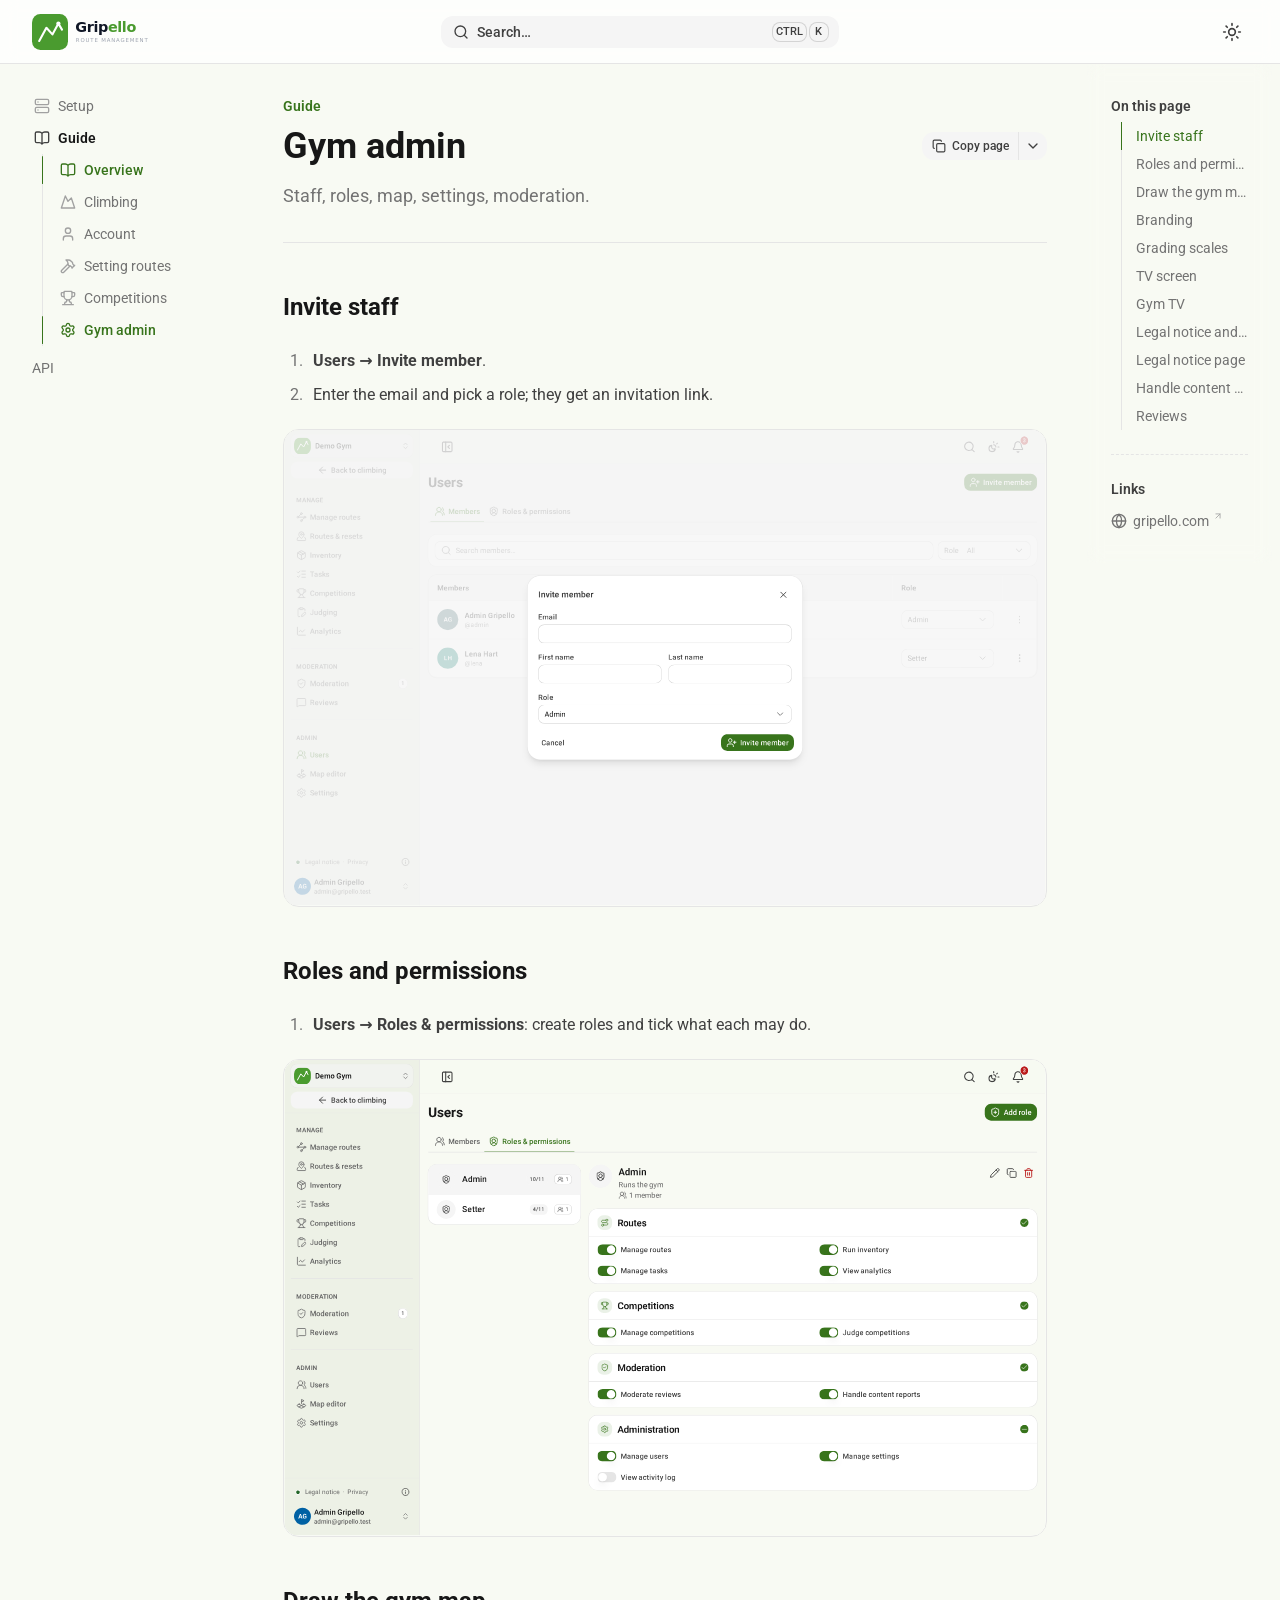
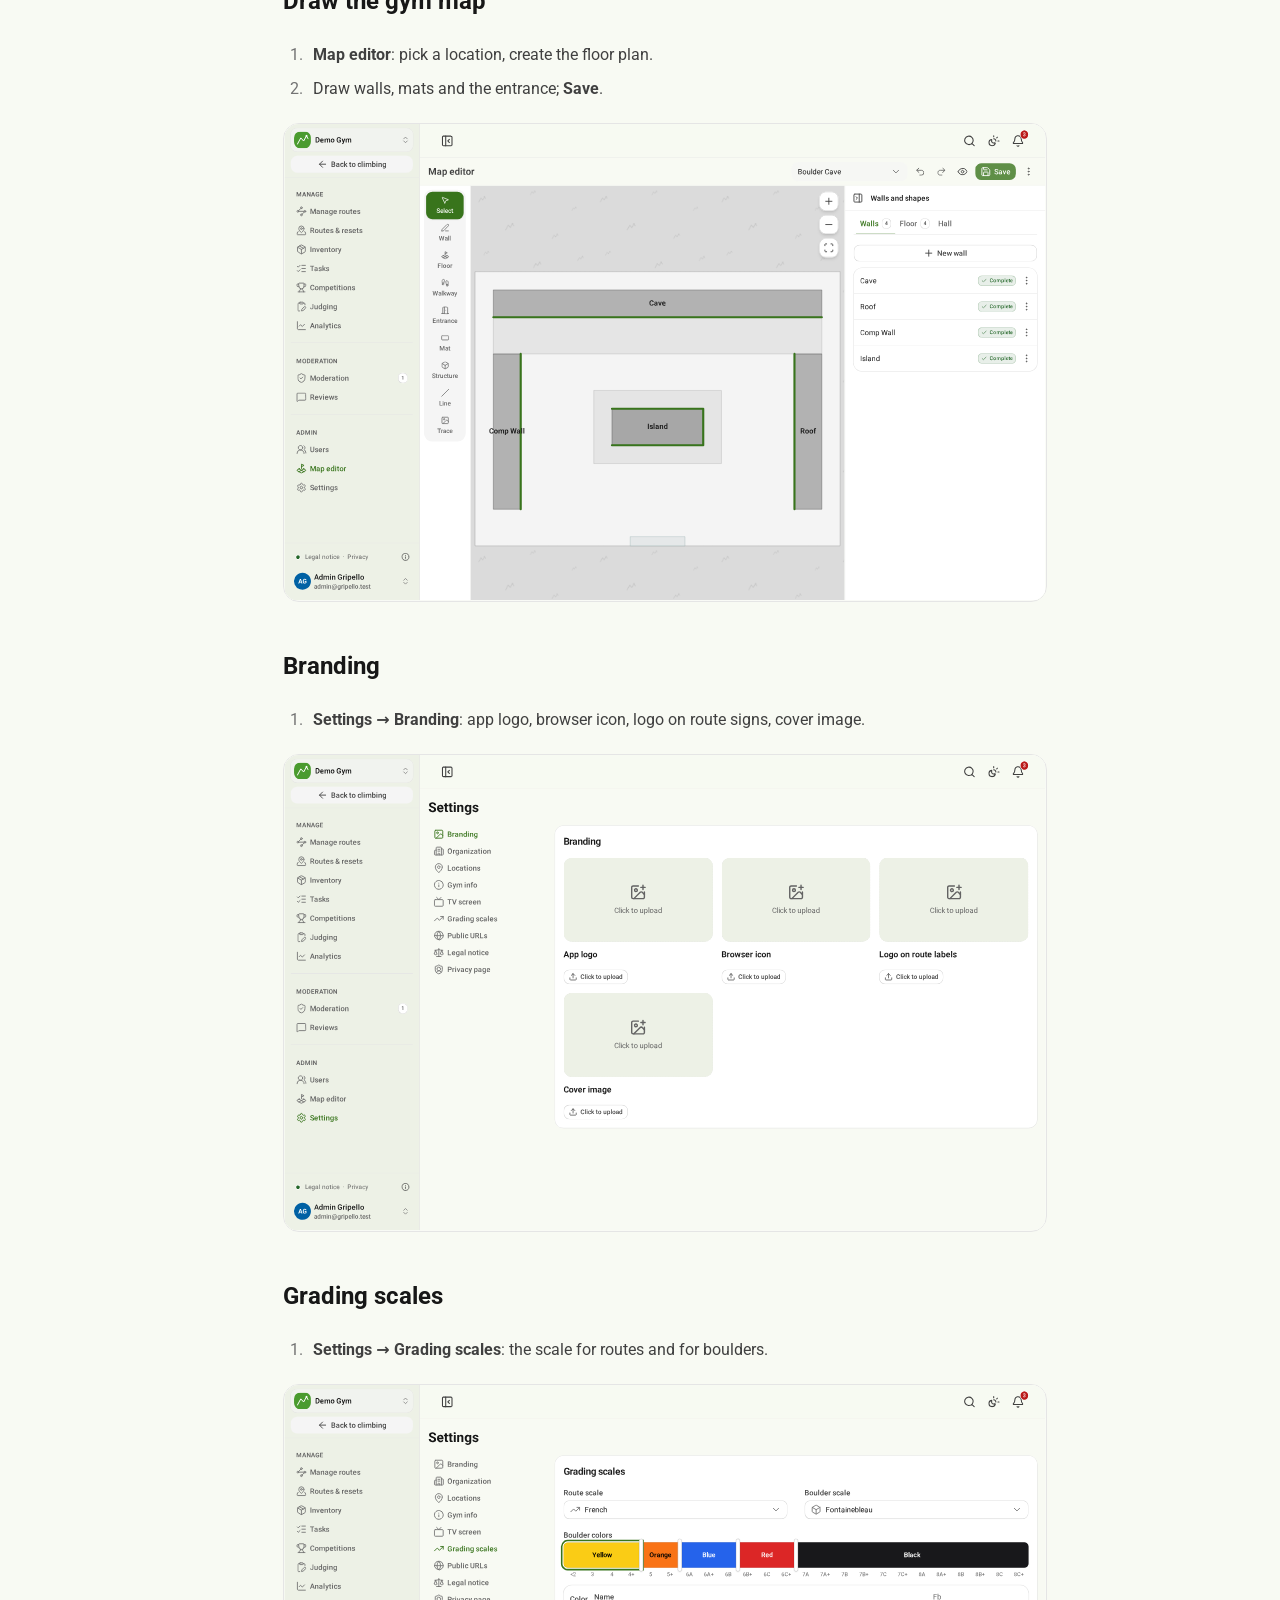
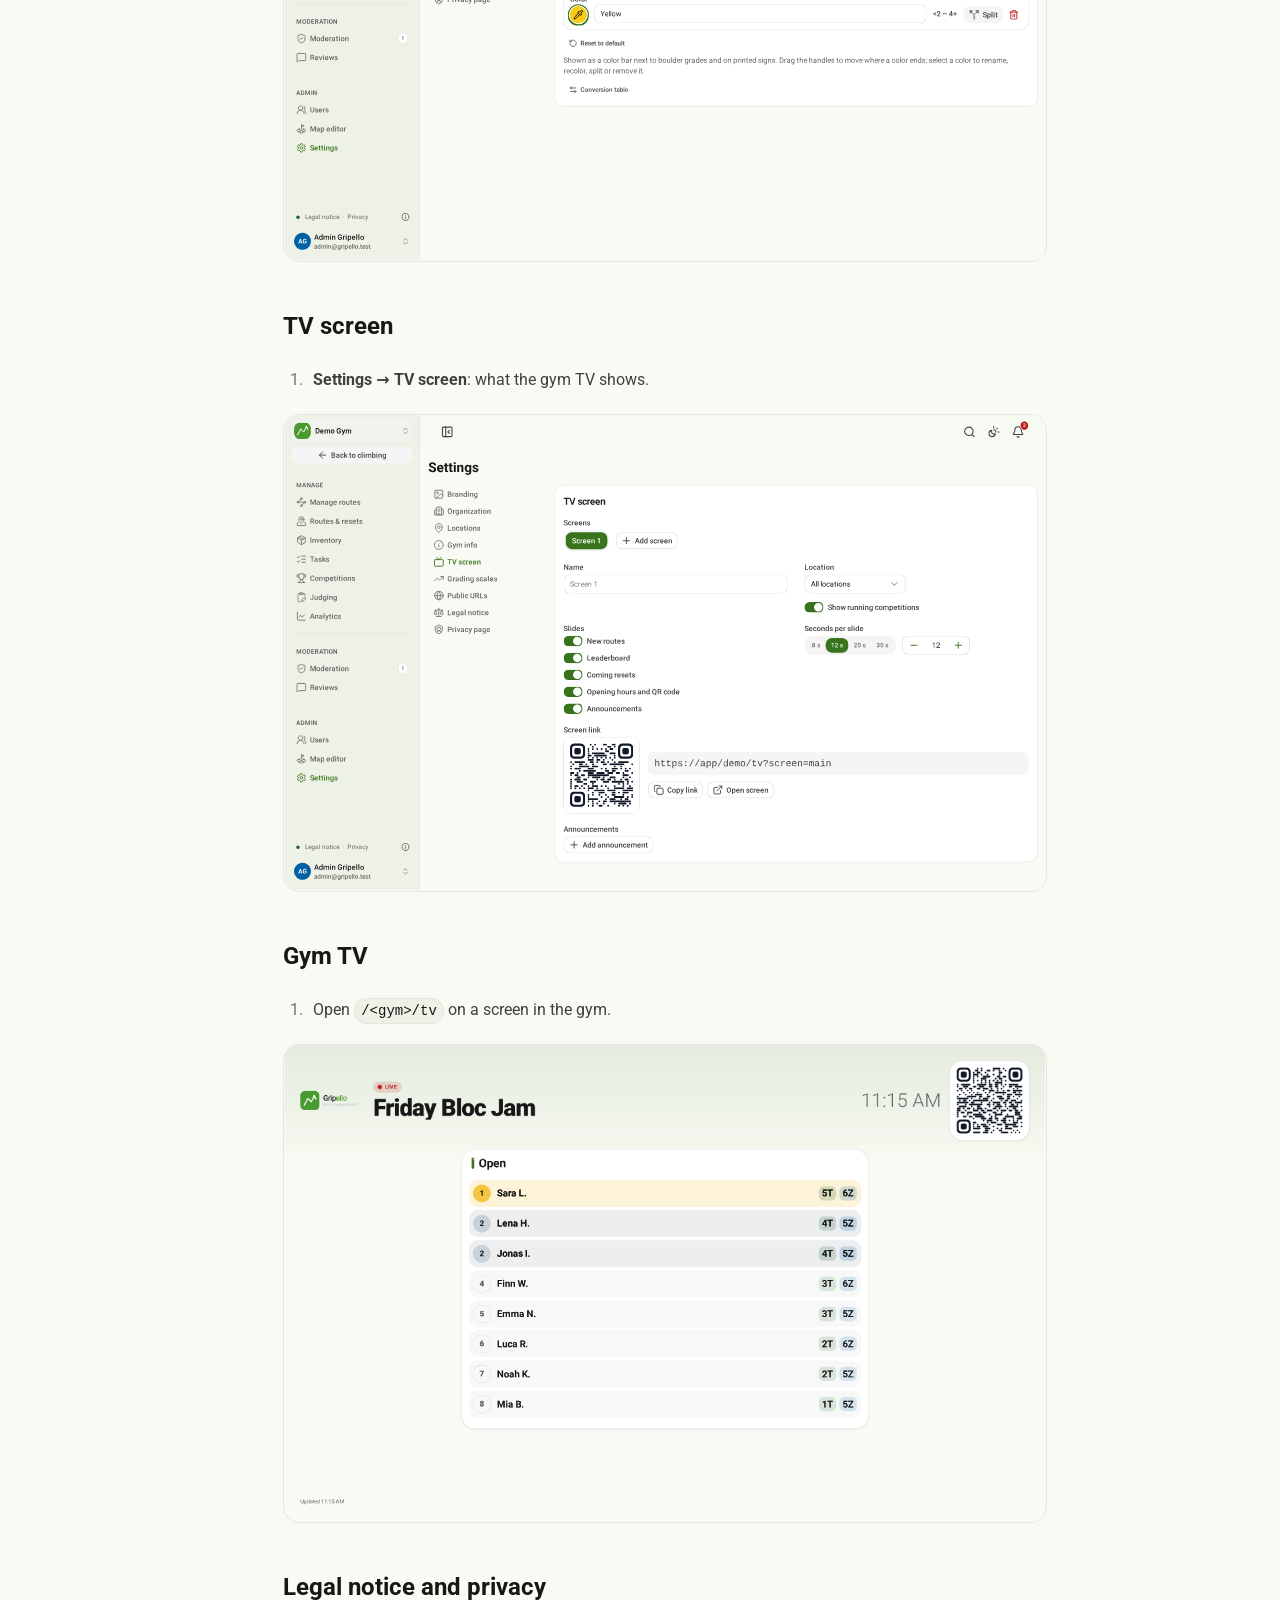
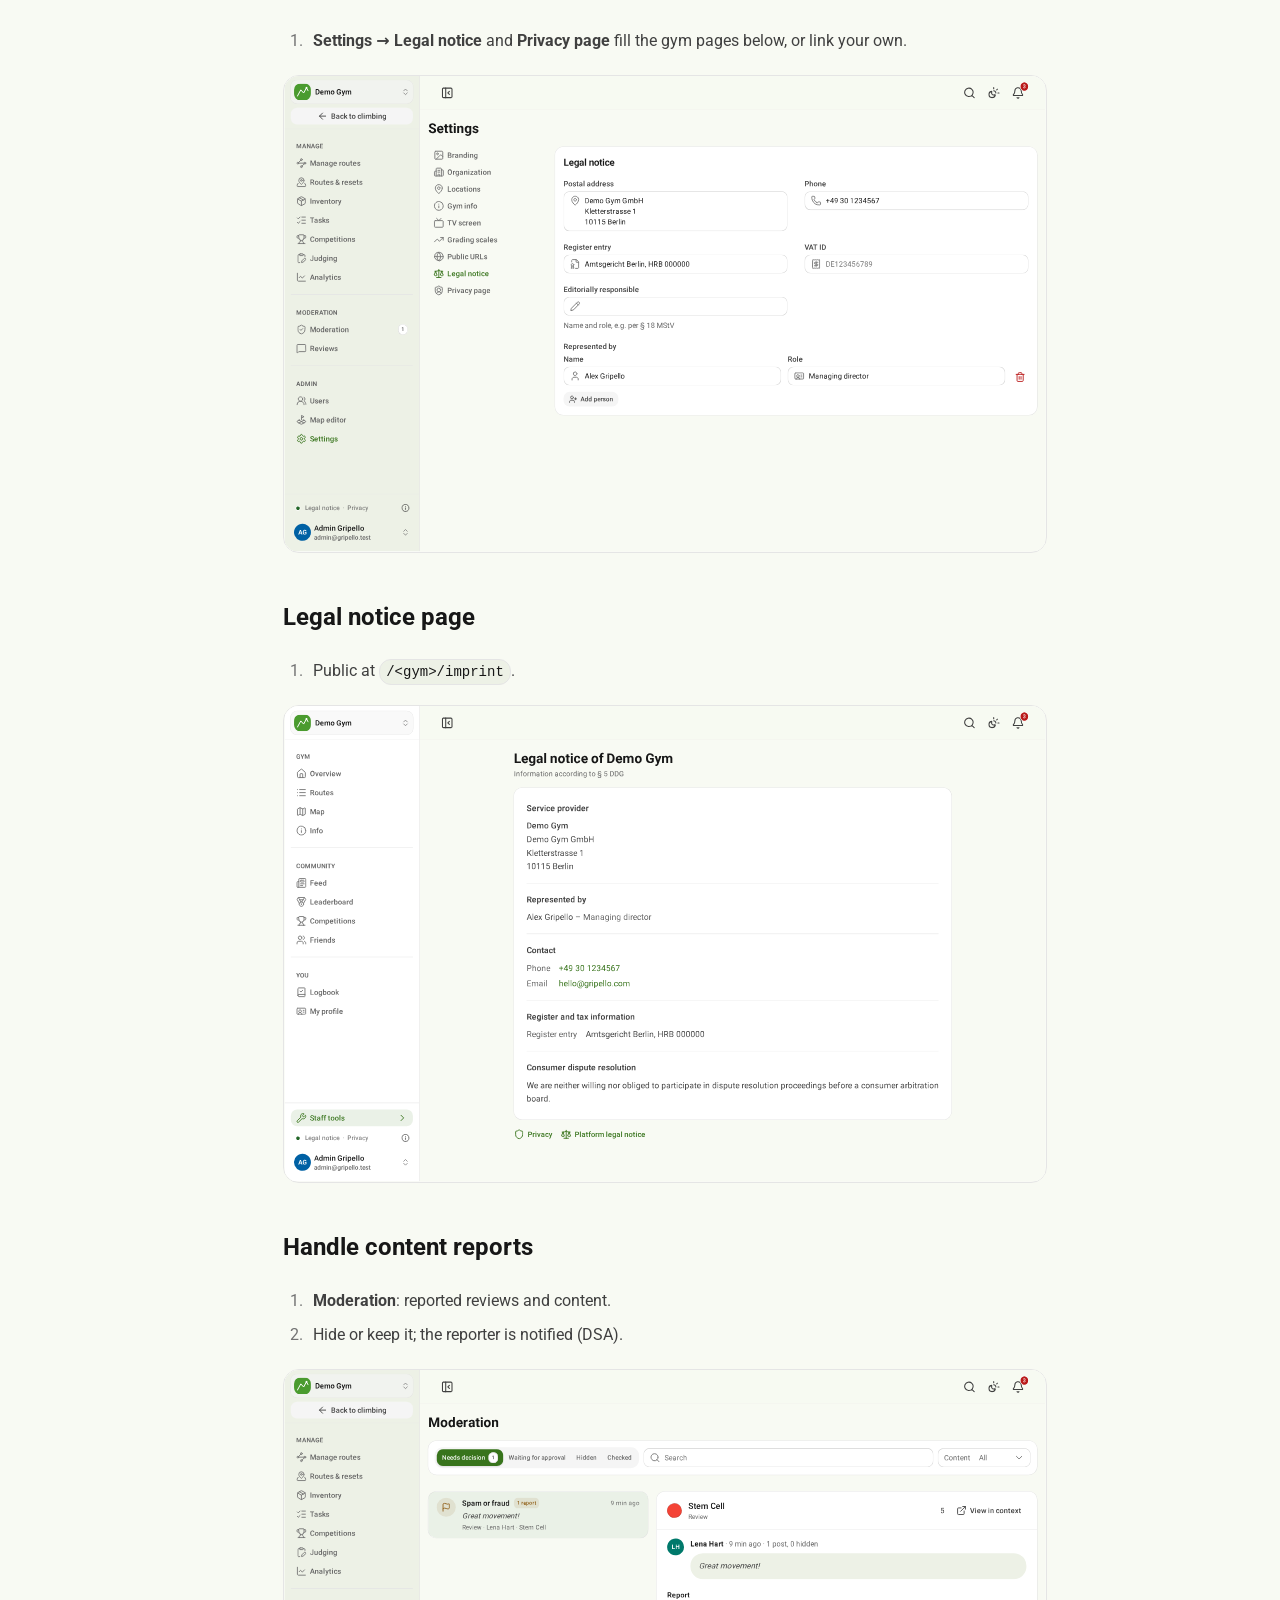
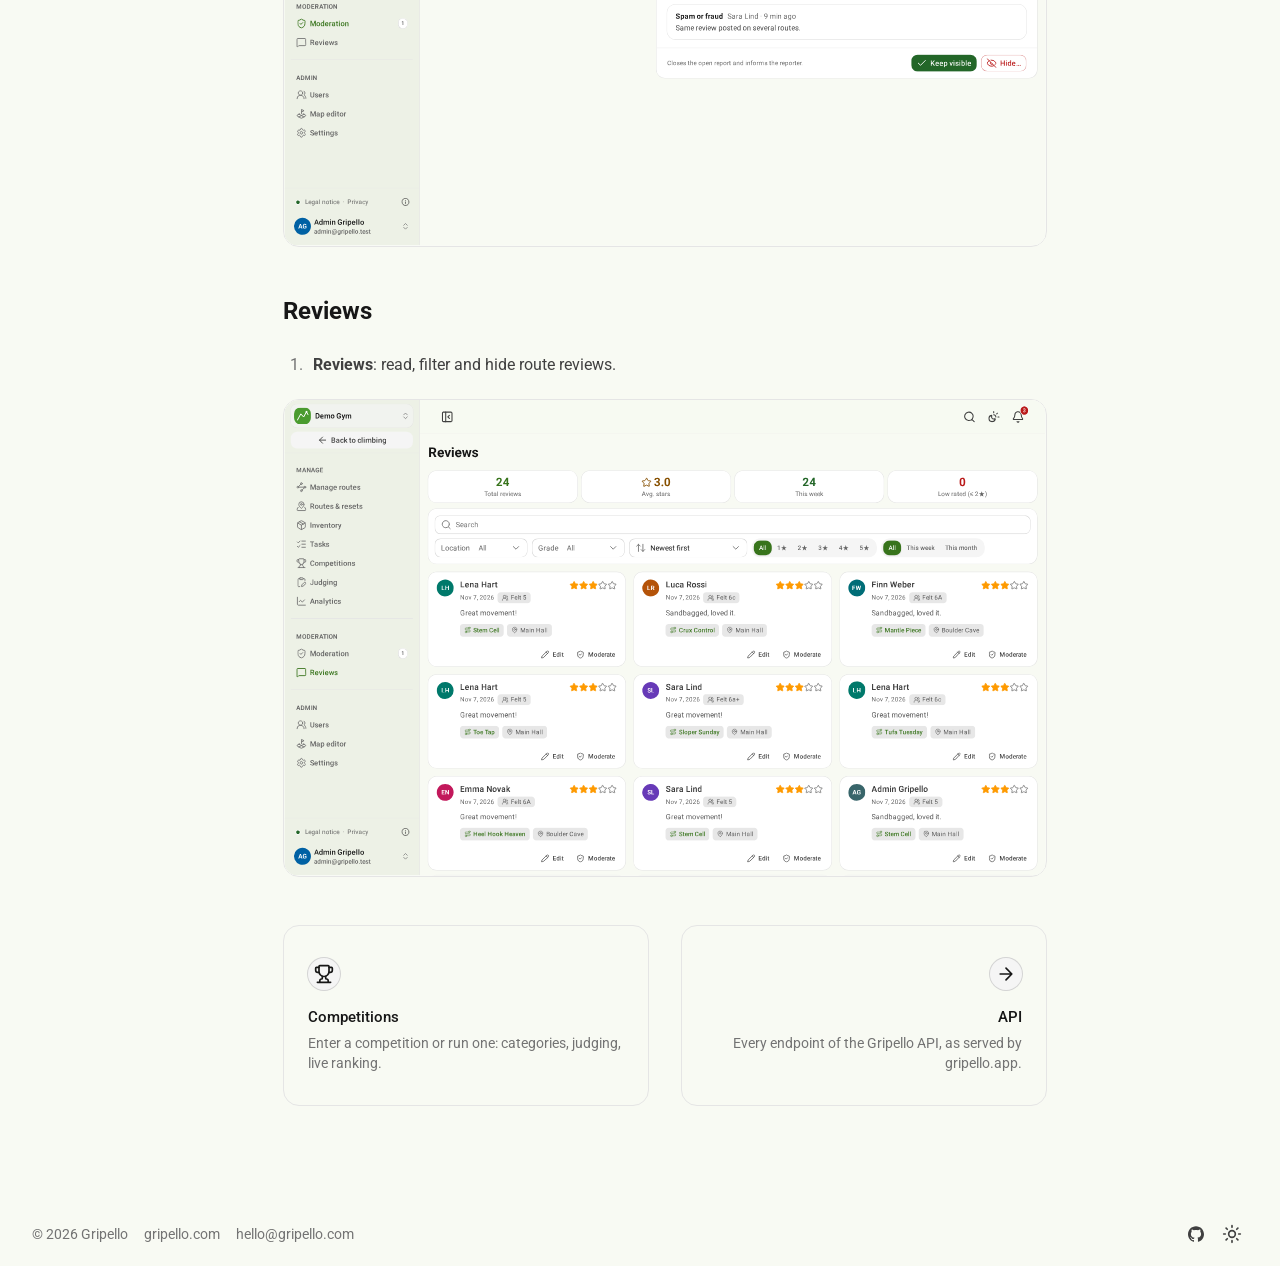
<file: guide/admin.html>
<!DOCTYPE html><html  lang="en" dir="ltr"><head><meta charset="utf-8"><meta name="viewport" content="width=device-width, initial-scale=1"><title>Gym admin - Gripello Docs</title><script type="importmap">{"imports":{"#entry":"/_nuxt/DOtg-4wA.js"}}</script><script data-hid="ui-kbd-macos">/Macintosh;/.test(navigator.userAgent)&&document.documentElement.classList.add('ui-macos')</script><style id="nuxt-ui-colors">@layer theme {
  :root, :host {
  --ui-color-primary-50: var(--color-green-50, oklch(98.2% 0.018 155.826));
  --ui-color-primary-100: var(--color-green-100, oklch(96.2% 0.044 156.743));
  --ui-color-primary-200: var(--color-green-200, oklch(92.5% 0.084 155.995));
  --ui-color-primary-300: var(--color-green-300, oklch(87.1% 0.15 154.449));
  --ui-color-primary-400: var(--color-green-400, oklch(79.2% 0.209 151.711));
  --ui-color-primary-500: var(--color-green-500, oklch(72.3% 0.219 149.579));
  --ui-color-primary-600: var(--color-green-600, oklch(62.7% 0.194 149.214));
  --ui-color-primary-700: var(--color-green-700, oklch(52.7% 0.154 150.069));
  --ui-color-primary-800: var(--color-green-800, oklch(44.8% 0.119 151.328));
  --ui-color-primary-900: var(--color-green-900, oklch(39.3% 0.095 152.535));
  --ui-color-primary-950: var(--color-green-950, oklch(26.6% 0.065 152.934));
  --ui-color-secondary-50: var(--color-blue-50, oklch(97% 0.014 254.604));
  --ui-color-secondary-100: var(--color-blue-100, oklch(93.2% 0.032 255.585));
  --ui-color-secondary-200: var(--color-blue-200, oklch(88.2% 0.059 254.128));
  --ui-color-secondary-300: var(--color-blue-300, oklch(80.9% 0.105 251.813));
  --ui-color-secondary-400: var(--color-blue-400, oklch(70.7% 0.165 254.624));
  --ui-color-secondary-500: var(--color-blue-500, oklch(62.3% 0.214 259.815));
  --ui-color-secondary-600: var(--color-blue-600, oklch(54.6% 0.245 262.881));
  --ui-color-secondary-700: var(--color-blue-700, oklch(48.8% 0.243 264.376));
  --ui-color-secondary-800: var(--color-blue-800, oklch(42.4% 0.199 265.638));
  --ui-color-secondary-900: var(--color-blue-900, oklch(37.9% 0.146 265.522));
  --ui-color-secondary-950: var(--color-blue-950, oklch(28.2% 0.091 267.935));
  --ui-color-success-50: var(--color-green-50, oklch(98.2% 0.018 155.826));
  --ui-color-success-100: var(--color-green-100, oklch(96.2% 0.044 156.743));
  --ui-color-success-200: var(--color-green-200, oklch(92.5% 0.084 155.995));
  --ui-color-success-300: var(--color-green-300, oklch(87.1% 0.15 154.449));
  --ui-color-success-400: var(--color-green-400, oklch(79.2% 0.209 151.711));
  --ui-color-success-500: var(--color-green-500, oklch(72.3% 0.219 149.579));
  --ui-color-success-600: var(--color-green-600, oklch(62.7% 0.194 149.214));
  --ui-color-success-700: var(--color-green-700, oklch(52.7% 0.154 150.069));
  --ui-color-success-800: var(--color-green-800, oklch(44.8% 0.119 151.328));
  --ui-color-success-900: var(--color-green-900, oklch(39.3% 0.095 152.535));
  --ui-color-success-950: var(--color-green-950, oklch(26.6% 0.065 152.934));
  --ui-color-info-50: var(--color-blue-50, oklch(97% 0.014 254.604));
  --ui-color-info-100: var(--color-blue-100, oklch(93.2% 0.032 255.585));
  --ui-color-info-200: var(--color-blue-200, oklch(88.2% 0.059 254.128));
  --ui-color-info-300: var(--color-blue-300, oklch(80.9% 0.105 251.813));
  --ui-color-info-400: var(--color-blue-400, oklch(70.7% 0.165 254.624));
  --ui-color-info-500: var(--color-blue-500, oklch(62.3% 0.214 259.815));
  --ui-color-info-600: var(--color-blue-600, oklch(54.6% 0.245 262.881));
  --ui-color-info-700: var(--color-blue-700, oklch(48.8% 0.243 264.376));
  --ui-color-info-800: var(--color-blue-800, oklch(42.4% 0.199 265.638));
  --ui-color-info-900: var(--color-blue-900, oklch(37.9% 0.146 265.522));
  --ui-color-info-950: var(--color-blue-950, oklch(28.2% 0.091 267.935));
  --ui-color-warning-50: var(--color-yellow-50, oklch(98.7% 0.026 102.212));
  --ui-color-warning-100: var(--color-yellow-100, oklch(97.3% 0.071 103.193));
  --ui-color-warning-200: var(--color-yellow-200, oklch(94.5% 0.129 101.54));
  --ui-color-warning-300: var(--color-yellow-300, oklch(90.5% 0.182 98.111));
  --ui-color-warning-400: var(--color-yellow-400, oklch(85.2% 0.199 91.936));
  --ui-color-warning-500: var(--color-yellow-500, oklch(79.5% 0.184 86.047));
  --ui-color-warning-600: var(--color-yellow-600, oklch(68.1% 0.162 75.834));
  --ui-color-warning-700: var(--color-yellow-700, oklch(55.4% 0.135 66.442));
  --ui-color-warning-800: var(--color-yellow-800, oklch(47.6% 0.114 61.907));
  --ui-color-warning-900: var(--color-yellow-900, oklch(42.1% 0.095 57.708));
  --ui-color-warning-950: var(--color-yellow-950, oklch(28.6% 0.066 53.813));
  --ui-color-error-50: var(--color-red-50, oklch(97.1% 0.013 17.38));
  --ui-color-error-100: var(--color-red-100, oklch(93.6% 0.032 17.717));
  --ui-color-error-200: var(--color-red-200, oklch(88.5% 0.062 18.334));
  --ui-color-error-300: var(--color-red-300, oklch(80.8% 0.114 19.571));
  --ui-color-error-400: var(--color-red-400, oklch(70.4% 0.191 22.216));
  --ui-color-error-500: var(--color-red-500, oklch(63.7% 0.237 25.331));
  --ui-color-error-600: var(--color-red-600, oklch(57.7% 0.245 27.325));
  --ui-color-error-700: var(--color-red-700, oklch(50.5% 0.213 27.518));
  --ui-color-error-800: var(--color-red-800, oklch(44.4% 0.177 26.899));
  --ui-color-error-900: var(--color-red-900, oklch(39.6% 0.141 25.723));
  --ui-color-error-950: var(--color-red-950, oklch(25.8% 0.092 26.042));
  --ui-color-neutral-50: var(--color-old-neutral-50, oklch(98.5% 0 none));
  --ui-color-neutral-100: var(--color-old-neutral-100, oklch(97% 0 none));
  --ui-color-neutral-200: var(--color-old-neutral-200, oklch(92.2% 0 none));
  --ui-color-neutral-300: var(--color-old-neutral-300, oklch(87% 0 none));
  --ui-color-neutral-400: var(--color-old-neutral-400, oklch(70.8% 0 none));
  --ui-color-neutral-500: var(--color-old-neutral-500, oklch(55.6% 0 none));
  --ui-color-neutral-600: var(--color-old-neutral-600, oklch(43.9% 0 none));
  --ui-color-neutral-700: var(--color-old-neutral-700, oklch(37.1% 0 none));
  --ui-color-neutral-800: var(--color-old-neutral-800, oklch(26.9% 0 none));
  --ui-color-neutral-900: var(--color-old-neutral-900, oklch(20.5% 0 none));
  --ui-color-neutral-950: var(--color-old-neutral-950, oklch(14.5% 0 none));
  }
  :root, :host, .light {
  --ui-primary: var(--ui-color-primary-500);
  --ui-secondary: var(--ui-color-secondary-500);
  --ui-success: var(--ui-color-success-500);
  --ui-info: var(--ui-color-info-500);
  --ui-warning: var(--ui-color-warning-500);
  --ui-error: var(--ui-color-error-500);
  }
  .dark {
  --ui-primary: var(--ui-color-primary-400);
  --ui-secondary: var(--ui-color-secondary-400);
  --ui-success: var(--ui-color-success-400);
  --ui-info: var(--ui-color-info-400);
  --ui-warning: var(--ui-color-warning-400);
  --ui-error: var(--ui-color-error-400);
  }
}</style><style>@media (width>=1024px){.docus-sub-header{--ui-header-height:112px}}</style><link rel="stylesheet" href="/_nuxt/entry.BHWk5gE4.css" crossorigin><style>@layer base {:where(.i-lucide\:arrow-right){display:inline-block;width:1em;height:1em;background-color:currentColor;-webkit-mask-image:var(--svg);mask-image:var(--svg);-webkit-mask-repeat:no-repeat;mask-repeat:no-repeat;-webkit-mask-size:100% 100%;mask-size:100% 100%;--svg:url("data:image/svg+xml,%3Csvg xmlns='http://www.w3.org/2000/svg' viewBox='0 0 24 24' width='24' height='24'%3E%3Cpath fill='none' stroke='black' stroke-linecap='round' stroke-linejoin='round' stroke-width='2' d='M5 12h14m-7-7l7 7l-7 7'/%3E%3C/svg%3E")}:where(.i-lucide\:arrow-up-right){display:inline-block;width:1em;height:1em;background-color:currentColor;-webkit-mask-image:var(--svg);mask-image:var(--svg);-webkit-mask-repeat:no-repeat;mask-repeat:no-repeat;-webkit-mask-size:100% 100%;mask-size:100% 100%;--svg:url("data:image/svg+xml,%3Csvg xmlns='http://www.w3.org/2000/svg' viewBox='0 0 24 24' width='24' height='24'%3E%3Cpath fill='none' stroke='black' stroke-linecap='round' stroke-linejoin='round' stroke-width='2' d='M7 7h10v10M7 17L17 7'/%3E%3C/svg%3E")}:where(.i-lucide\:book-open){display:inline-block;width:1em;height:1em;background-color:currentColor;-webkit-mask-image:var(--svg);mask-image:var(--svg);-webkit-mask-repeat:no-repeat;mask-repeat:no-repeat;-webkit-mask-size:100% 100%;mask-size:100% 100%;--svg:url("data:image/svg+xml,%3Csvg xmlns='http://www.w3.org/2000/svg' viewBox='0 0 24 24' width='24' height='24'%3E%3Cpath fill='none' stroke='black' stroke-linecap='round' stroke-linejoin='round' stroke-width='2' d='M12 5v16m8.001-2A2 2 0 0 0 22 17V5a2 2 0 0 0-1.999-2L16 3.002A5 5 0 0 0 12 5a5 5 0 0 0-4-2H4a2 2 0 0 0-2 2v12a2 2 0 0 0 1.999 2H8a5 5 0 0 1 4 2a5 5 0 0 1 4-2z'/%3E%3C/svg%3E")}:where(.i-lucide\:chevron-down){display:inline-block;width:1em;height:1em;background-color:currentColor;-webkit-mask-image:var(--svg);mask-image:var(--svg);-webkit-mask-repeat:no-repeat;mask-repeat:no-repeat;-webkit-mask-size:100% 100%;mask-size:100% 100%;--svg:url("data:image/svg+xml,%3Csvg xmlns='http://www.w3.org/2000/svg' viewBox='0 0 24 24' width='24' height='24'%3E%3Cpath fill='none' stroke='black' stroke-linecap='round' stroke-linejoin='round' stroke-width='2' d='m6 9l6 6l6-6'/%3E%3C/svg%3E")}:where(.i-lucide\:copy){display:inline-block;width:1em;height:1em;background-color:currentColor;-webkit-mask-image:var(--svg);mask-image:var(--svg);-webkit-mask-repeat:no-repeat;mask-repeat:no-repeat;-webkit-mask-size:100% 100%;mask-size:100% 100%;--svg:url("data:image/svg+xml,%3Csvg xmlns='http://www.w3.org/2000/svg' viewBox='0 0 24 24' width='24' height='24'%3E%3Cg fill='none' stroke='black' stroke-linecap='round' stroke-linejoin='round' stroke-width='2'%3E%3Crect width='14' height='14' x='8' y='8' rx='2' ry='2'/%3E%3Cpath d='M4 16c-1.1 0-2-.9-2-2V4c0-1.1.9-2 2-2h10c1.1 0 2 .9 2 2'/%3E%3C/g%3E%3C/svg%3E")}:where(.i-lucide\:globe){display:inline-block;width:1em;height:1em;background-color:currentColor;-webkit-mask-image:var(--svg);mask-image:var(--svg);-webkit-mask-repeat:no-repeat;mask-repeat:no-repeat;-webkit-mask-size:100% 100%;mask-size:100% 100%;--svg:url("data:image/svg+xml,%3Csvg xmlns='http://www.w3.org/2000/svg' viewBox='0 0 24 24' width='24' height='24'%3E%3Cg fill='none' stroke='black' stroke-linecap='round' stroke-linejoin='round' stroke-width='2'%3E%3Ccircle cx='12' cy='12' r='10'/%3E%3Cpath d='M12 2a14.5 14.5 0 0 0 0 20a14.5 14.5 0 0 0 0-20M2 12h20'/%3E%3C/g%3E%3C/svg%3E")}:where(.i-lucide\:hammer){display:inline-block;width:1em;height:1em;background-color:currentColor;-webkit-mask-image:var(--svg);mask-image:var(--svg);-webkit-mask-repeat:no-repeat;mask-repeat:no-repeat;-webkit-mask-size:100% 100%;mask-size:100% 100%;--svg:url("data:image/svg+xml,%3Csvg xmlns='http://www.w3.org/2000/svg' viewBox='0 0 24 24' width='24' height='24'%3E%3Cg fill='none' stroke='black' stroke-linecap='round' stroke-linejoin='round' stroke-width='2'%3E%3Cpath d='m15 12l-9.373 9.373a1 1 0 0 1-3.001-3L12 9m6 6l4-4'/%3E%3Cpath d='m21.5 11.5l-1.914-1.914A2 2 0 0 1 19 8.172v-.344a2 2 0 0 0-.586-1.414l-1.657-1.657A6 6 0 0 0 12.516 3H9l1.243 1.243A6 6 0 0 1 12 8.485V10l2 2h1.172a2 2 0 0 1 1.414.586L18.5 14.5'/%3E%3C/g%3E%3C/svg%3E")}:where(.i-lucide\:hash){display:inline-block;width:1em;height:1em;background-color:currentColor;-webkit-mask-image:var(--svg);mask-image:var(--svg);-webkit-mask-repeat:no-repeat;mask-repeat:no-repeat;-webkit-mask-size:100% 100%;mask-size:100% 100%;--svg:url("data:image/svg+xml,%3Csvg xmlns='http://www.w3.org/2000/svg' viewBox='0 0 24 24' width='24' height='24'%3E%3Cpath fill='none' stroke='black' stroke-linecap='round' stroke-linejoin='round' stroke-width='2' d='M4 9h16M4 15h16M10 3L8 21m8-18l-2 18'/%3E%3C/svg%3E")}:where(.i-lucide\:moon){display:inline-block;width:1em;height:1em;background-color:currentColor;-webkit-mask-image:var(--svg);mask-image:var(--svg);-webkit-mask-repeat:no-repeat;mask-repeat:no-repeat;-webkit-mask-size:100% 100%;mask-size:100% 100%;--svg:url("data:image/svg+xml,%3Csvg xmlns='http://www.w3.org/2000/svg' viewBox='0 0 24 24' width='24' height='24'%3E%3Cpath fill='none' stroke='black' stroke-linecap='round' stroke-linejoin='round' stroke-width='2' d='M20.985 12.486a9 9 0 1 1-9.473-9.472c.405-.022.617.46.402.803a6 6 0 0 0 8.268 8.268c.344-.215.825-.004.803.401'/%3E%3C/svg%3E")}:where(.i-lucide\:mountain){display:inline-block;width:1em;height:1em;background-color:currentColor;-webkit-mask-image:var(--svg);mask-image:var(--svg);-webkit-mask-repeat:no-repeat;mask-repeat:no-repeat;-webkit-mask-size:100% 100%;mask-size:100% 100%;--svg:url("data:image/svg+xml,%3Csvg xmlns='http://www.w3.org/2000/svg' viewBox='0 0 24 24' width='24' height='24'%3E%3Cpath fill='none' stroke='black' stroke-linecap='round' stroke-linejoin='round' stroke-width='2' d='m8 3l4 8l5-5l5 15H2z'/%3E%3C/svg%3E")}:where(.i-lucide\:search){display:inline-block;width:1em;height:1em;background-color:currentColor;-webkit-mask-image:var(--svg);mask-image:var(--svg);-webkit-mask-repeat:no-repeat;mask-repeat:no-repeat;-webkit-mask-size:100% 100%;mask-size:100% 100%;--svg:url("data:image/svg+xml,%3Csvg xmlns='http://www.w3.org/2000/svg' viewBox='0 0 24 24' width='24' height='24'%3E%3Cg fill='none' stroke='black' stroke-linecap='round' stroke-linejoin='round' stroke-width='2'%3E%3Cpath d='m21 21l-4.34-4.34'/%3E%3Ccircle cx='11' cy='11' r='8'/%3E%3C/g%3E%3C/svg%3E")}:where(.i-lucide\:server){display:inline-block;width:1em;height:1em;background-color:currentColor;-webkit-mask-image:var(--svg);mask-image:var(--svg);-webkit-mask-repeat:no-repeat;mask-repeat:no-repeat;-webkit-mask-size:100% 100%;mask-size:100% 100%;--svg:url("data:image/svg+xml,%3Csvg xmlns='http://www.w3.org/2000/svg' viewBox='0 0 24 24' width='24' height='24'%3E%3Cg fill='none' stroke='black' stroke-linecap='round' stroke-linejoin='round' stroke-width='2'%3E%3Crect width='20' height='8' x='2' y='2' rx='2' ry='2'/%3E%3Crect width='20' height='8' x='2' y='14' rx='2' ry='2'/%3E%3Cpath d='M6 6h.01M6 18h.01'/%3E%3C/g%3E%3C/svg%3E")}:where(.i-lucide\:settings){display:inline-block;width:1em;height:1em;background-color:currentColor;-webkit-mask-image:var(--svg);mask-image:var(--svg);-webkit-mask-repeat:no-repeat;mask-repeat:no-repeat;-webkit-mask-size:100% 100%;mask-size:100% 100%;--svg:url("data:image/svg+xml,%3Csvg xmlns='http://www.w3.org/2000/svg' viewBox='0 0 24 24' width='24' height='24'%3E%3Cg fill='none' stroke='black' stroke-linecap='round' stroke-linejoin='round' stroke-width='2'%3E%3Cpath d='M9.671 4.136a2.34 2.34 0 0 1 4.659 0a2.34 2.34 0 0 0 3.319 1.915a2.34 2.34 0 0 1 2.33 4.033a2.34 2.34 0 0 0 0 3.831a2.34 2.34 0 0 1-2.33 4.033a2.34 2.34 0 0 0-3.319 1.915a2.34 2.34 0 0 1-4.659 0a2.34 2.34 0 0 0-3.32-1.915a2.34 2.34 0 0 1-2.33-4.033a2.34 2.34 0 0 0 0-3.831A2.34 2.34 0 0 1 6.35 6.051a2.34 2.34 0 0 0 3.319-1.915'/%3E%3Ccircle cx='12' cy='12' r='3'/%3E%3C/g%3E%3C/svg%3E")}:where(.i-lucide\:sun){display:inline-block;width:1em;height:1em;background-color:currentColor;-webkit-mask-image:var(--svg);mask-image:var(--svg);-webkit-mask-repeat:no-repeat;mask-repeat:no-repeat;-webkit-mask-size:100% 100%;mask-size:100% 100%;--svg:url("data:image/svg+xml,%3Csvg xmlns='http://www.w3.org/2000/svg' viewBox='0 0 24 24' width='24' height='24'%3E%3Cg fill='none' stroke='black' stroke-linecap='round' stroke-linejoin='round' stroke-width='2'%3E%3Ccircle cx='12' cy='12' r='4'/%3E%3Cpath d='M12 2v2m0 16v2M4.93 4.93l1.41 1.41m11.32 11.32l1.41 1.41M2 12h2m16 0h2M6.34 17.66l-1.41 1.41M19.07 4.93l-1.41 1.41'/%3E%3C/g%3E%3C/svg%3E")}:where(.i-lucide\:trophy){display:inline-block;width:1em;height:1em;background-color:currentColor;-webkit-mask-image:var(--svg);mask-image:var(--svg);-webkit-mask-repeat:no-repeat;mask-repeat:no-repeat;-webkit-mask-size:100% 100%;mask-size:100% 100%;--svg:url("data:image/svg+xml,%3Csvg xmlns='http://www.w3.org/2000/svg' viewBox='0 0 24 24' width='24' height='24'%3E%3Cg fill='none' stroke='black' stroke-linecap='round' stroke-linejoin='round' stroke-width='2'%3E%3Cpath d='M10 14.66V17a1 1 0 0 1-1 1a2 2 0 0 0-2 2v2m7-7.34V17a1 1 0 0 0 1 1a2 2 0 0 1 2 2v2m.916-12H19.5A2.5 2.5 0 0 0 22 7.5V5a1 1 0 0 0-1-1h-3M4 22h16'/%3E%3Cpath d='M6 9a6 6 0 0 0 12 0V3a1 1 0 0 0-1-1H7a1 1 0 0 0-1 1z'/%3E%3Cpath d='M6.084 10H4.5A2.5 2.5 0 0 1 2 7.5V5a1 1 0 0 1 1-1h3'/%3E%3C/g%3E%3C/svg%3E")}:where(.i-lucide\:user){display:inline-block;width:1em;height:1em;background-color:currentColor;-webkit-mask-image:var(--svg);mask-image:var(--svg);-webkit-mask-repeat:no-repeat;mask-repeat:no-repeat;-webkit-mask-size:100% 100%;mask-size:100% 100%;--svg:url("data:image/svg+xml,%3Csvg xmlns='http://www.w3.org/2000/svg' viewBox='0 0 24 24' width='24' height='24'%3E%3Cg fill='none' stroke='black' stroke-linecap='round' stroke-linejoin='round' stroke-width='2'%3E%3Cpath d='M19 21v-2a4 4 0 0 0-4-4H9a4 4 0 0 0-4 4v2'/%3E%3Ccircle cx='12' cy='7' r='4'/%3E%3C/g%3E%3C/svg%3E")}:where(.i-simple-icons\:github){display:inline-block;width:1em;height:1em;background-color:currentColor;-webkit-mask-image:var(--svg);mask-image:var(--svg);-webkit-mask-repeat:no-repeat;mask-repeat:no-repeat;-webkit-mask-size:100% 100%;mask-size:100% 100%;--svg:url("data:image/svg+xml,%3Csvg xmlns='http://www.w3.org/2000/svg' viewBox='0 0 24 24' width='24' height='24'%3E%3Cpath fill='black' d='M12 .297c-6.63 0-12 5.373-12 12c0 5.303 3.438 9.8 8.205 11.385c.6.113.82-.258.82-.577c0-.285-.01-1.04-.015-2.04c-3.338.724-4.042-1.61-4.042-1.61C4.422 18.07 3.633 17.7 3.633 17.7c-1.087-.744.084-.729.084-.729c1.205.084 1.838 1.236 1.838 1.236c1.07 1.835 2.809 1.305 3.495.998c.108-.776.417-1.305.76-1.605c-2.665-.3-5.466-1.332-5.466-5.93c0-1.31.465-2.38 1.235-3.22c-.135-.303-.54-1.523.105-3.176c0 0 1.005-.322 3.3 1.23c.96-.267 1.98-.399 3-.405c1.02.006 2.04.138 3 .405c2.28-1.552 3.285-1.23 3.285-1.23c.645 1.653.24 2.873.12 3.176c.765.84 1.23 1.91 1.23 3.22c0 4.61-2.805 5.625-5.475 5.92c.42.36.81 1.096.81 2.22c0 1.606-.015 2.896-.015 3.286c0 .315.21.69.825.57C20.565 22.092 24 17.592 24 12.297c0-6.627-5.373-12-12-12'/%3E%3C/svg%3E")}}</style><link rel="preload" as="fetch" crossorigin="anonymous" href="/guide/admin/_payload.json?_b=1859aa66-6e9c-4480-9c5b-5d3562c164d2"><link rel="modulepreload" as="script" crossorigin href="/_nuxt/DOtg-4wA.js"><link rel="modulepreload" as="script" crossorigin href="/_nuxt/CrnkIQ2P.js"><link rel="modulepreload" as="script" crossorigin href="/_nuxt/COlnRzsE.js"><link rel="modulepreload" as="script" crossorigin href="/_nuxt/JzX3PgE_.js"><link rel="modulepreload" as="script" crossorigin href="/_nuxt/C5Q-TMS8.js"><link rel="modulepreload" as="script" crossorigin href="/_nuxt/CH-Kopkc.js"><link rel="modulepreload" as="script" crossorigin href="/_nuxt/BW3xJdEx.js"><link rel="modulepreload" as="script" crossorigin href="/_nuxt/BnDTbt6S.js"><link rel="modulepreload" as="script" crossorigin href="/_nuxt/B3QO-XfH.js"><link rel="modulepreload" as="script" crossorigin href="/_nuxt/DGB3O9jL.js"><link rel="modulepreload" as="script" crossorigin href="/_nuxt/iMYtk8YK.js"><link rel="modulepreload" as="script" crossorigin href="/_nuxt/BnBw5x8r.js"><link rel="modulepreload" as="script" crossorigin href="/_nuxt/CRzLMJPS.js"><link rel="modulepreload" as="script" crossorigin href="/_nuxt/B26sHK9Y.js"><link rel="modulepreload" as="script" crossorigin href="/_nuxt/D3jNjEhs.js"><link rel="modulepreload" as="script" crossorigin href="/_nuxt/CZKh-21j.js"><link rel="modulepreload" as="script" crossorigin href="/_nuxt/9ff7tocg.js"><link rel="modulepreload" as="script" crossorigin href="/_nuxt/D9zlBXE7.js"><link rel="modulepreload" as="script" crossorigin href="/_nuxt/Dt1vyuVa.js"><link rel="modulepreload" as="script" crossorigin href="/_nuxt/B-Lpnccl.js"><link rel="modulepreload" as="script" crossorigin href="/_nuxt/fl-HDN4K.js"><link rel="modulepreload" as="script" crossorigin href="/_nuxt/C-giRA4D.js"><link rel="modulepreload" as="script" crossorigin href="/_nuxt/B5ezq7Js.js"><link rel="modulepreload" as="script" crossorigin href="/_nuxt/Buwos42G.js"><link rel="modulepreload" as="script" crossorigin href="/_nuxt/Ob7TwdTF.js"><link rel="modulepreload" as="script" crossorigin href="/_nuxt/Jjt6gQjS.js"><link rel="modulepreload" as="script" crossorigin href="/_nuxt/ButnCTRO.js"><link rel="modulepreload" as="script" crossorigin href="/_nuxt/DoaTxq2X.js"><link rel="modulepreload" as="script" crossorigin href="/_nuxt/C9uYwxXv.js"><link rel="modulepreload" as="script" crossorigin href="/_nuxt/HJZ0Lrab.js"><link rel="modulepreload" as="script" crossorigin href="/_nuxt/DIVzDQWU.js"><link rel="modulepreload" as="script" crossorigin href="/_nuxt/BU0yoZ_A.js"><link rel="modulepreload" as="script" crossorigin href="/_nuxt/BDgPoOGI.js"><link rel="modulepreload" as="script" crossorigin href="/_nuxt/CULEe8KY.js"><link rel="modulepreload" as="script" crossorigin href="/_nuxt/BY4X7Etp.js"><link rel="modulepreload" as="script" crossorigin href="/_nuxt/Ly2VzkMB.js"><link rel="modulepreload" as="script" crossorigin href="/_nuxt/93AlAkQM.js"><link rel="modulepreload" as="script" crossorigin href="/_nuxt/C9SIl4Wx.js"><link rel="modulepreload" as="script" crossorigin href="/_nuxt/BHZGoqka.js"><link rel="modulepreload" as="script" crossorigin href="/_nuxt/Dm9tEfUZ.js"><link rel="modulepreload" as="script" crossorigin href="/_nuxt/DWEoD8ZB.js"><link rel="modulepreload" as="script" crossorigin href="/_nuxt/Bng2rRDf.js"><link rel="modulepreload" as="script" crossorigin href="/_nuxt/CFNBzR5c.js"><link rel="modulepreload" as="script" crossorigin href="/_nuxt/DhtaD9_m.js"><link rel="modulepreload" as="script" crossorigin href="/_nuxt/Blx4YTsr.js"><link rel="modulepreload" as="script" crossorigin href="/_nuxt/LczgkNfS.js"><link rel="modulepreload" as="script" crossorigin href="/_nuxt/ByK4gNnM.js"><link rel="modulepreload" as="script" crossorigin href="/_nuxt/BiOgYlwN.js"><link rel="modulepreload" as="script" crossorigin href="/_nuxt/Dlc9DRtA.js"><link rel="modulepreload" as="script" crossorigin href="/_nuxt/DzQGYy8z.js"><link rel="modulepreload" as="script" crossorigin href="/_nuxt/CSUjsW3l.js"><link rel="modulepreload" as="script" crossorigin href="/_nuxt/DHihWhf5.js"><link rel="modulepreload" as="script" crossorigin href="/_nuxt/DQCLPyYY.js"><link rel="modulepreload" as="script" crossorigin href="/_nuxt/BbLxOQa8.js"><link rel="modulepreload" as="script" crossorigin href="/_nuxt/BHWjSWO2.js"><link rel="modulepreload" as="script" crossorigin href="/_nuxt/CJ80Q6zU.js"><link rel="modulepreload" as="script" crossorigin href="/_nuxt/DrTINZOk.js"><link rel="modulepreload" as="script" crossorigin href="/_nuxt/BZVBdw98.js"><link rel="modulepreload" as="script" crossorigin href="/_nuxt/BB6NaRqv.js"><link rel="modulepreload" as="script" crossorigin href="/_nuxt/DOVquImQ.js"><link rel="modulepreload" as="script" crossorigin href="/_nuxt/CT-2QEpo.js"><link rel="modulepreload" as="script" crossorigin href="/_nuxt/aPp2tgYJ.js"><link rel="modulepreload" as="script" crossorigin href="/_nuxt/DFWqTBTM.js"><link rel="modulepreload" as="script" crossorigin href="/_nuxt/KRjNsabk.js"><link rel="modulepreload" as="script" crossorigin href="/_nuxt/BNaVOLXp.js"><link rel="modulepreload" as="script" crossorigin href="/_nuxt/BCUrDcVz.js"><script type="module" src="/_nuxt/DOtg-4wA.js" crossorigin></script><link rel="prefetch" as="script" crossorigin href="/_nuxt/DGfK9SVQ.js"><link rel="prefetch" as="script" crossorigin href="/_nuxt/CaYfVIq5.js"><link rel="prefetch" as="script" crossorigin href="/_nuxt/Dfw7zRzk.js"><link rel="prefetch" as="script" crossorigin href="/_nuxt/Dl4hthbe.js"><link rel="prefetch" as="script" crossorigin href="/_nuxt/c0fIABh6.js"><link rel="prefetch" as="script" crossorigin href="/_nuxt/oDcWNZ6i.js"><link rel="prefetch" as="script" crossorigin href="/_nuxt/DpWev39O.js"><link rel="prefetch" as="script" crossorigin href="/_nuxt/004yip3W.js"><link rel="prefetch" as="script" crossorigin href="/_nuxt/lXm2UH6-.js"><link rel="prefetch" as="script" crossorigin href="/_nuxt/zHU-kgrs.js"><link rel="prefetch" as="script" crossorigin href="/_nuxt/MpRDfc8Q.js"><link rel="prefetch" as="script" crossorigin href="/_nuxt/DmZqGdZy.js"><link rel="prefetch" as="script" crossorigin href="/_nuxt/qPBQJZ6U.js"><link rel="prefetch" as="script" crossorigin href="/_nuxt/BL3JT9v4.js"><link rel="prefetch" as="script" crossorigin href="/_nuxt/JxFRJ3KH.js"><link rel="prefetch" as="script" crossorigin href="/_nuxt/BTpNYTj4.js"><link rel="prefetch" as="script" crossorigin href="/_nuxt/CRcR5kk-.js"><link rel="prefetch" as="script" crossorigin href="/_nuxt/CL3HjiT_.js"><link rel="prefetch" as="script" crossorigin href="/_nuxt/D9brmktt.js"><link rel="prefetch" as="script" crossorigin href="/_nuxt/CLtsa_KB.js"><link rel="prefetch" as="script" crossorigin href="/_nuxt/BdNJyn4A.js"><link rel="prefetch" as="script" crossorigin href="/_nuxt/Zw5vK1_W.js"><link rel="prefetch" as="script" crossorigin href="/_nuxt/Dygsog1d.js"><link rel="prefetch" as="script" crossorigin href="/_nuxt/DOBhjnAh.js"><link rel="prefetch" as="script" crossorigin href="/_nuxt/B7T6SXfx.js"><link rel="prefetch" as="script" crossorigin href="/_nuxt/DwSA0h4F.js"><link rel="prefetch" as="script" crossorigin href="/_nuxt/DSSklukQ.js"><link rel="prefetch" as="script" crossorigin href="/_nuxt/DKRWKjSc.js"><link rel="prefetch" as="script" crossorigin href="/_nuxt/D0VBsg2C.js"><link rel="prefetch" as="script" crossorigin href="/_nuxt/DDWQbIcC.js"><link rel="prefetch" as="script" crossorigin href="/_nuxt/CVQvfMWY.js"><link rel="prefetch" as="script" crossorigin href="/_nuxt/ByFT8dFC.js"><link rel="prefetch" as="script" crossorigin href="/_nuxt/CT6YvlYF.js"><link rel="prefetch" as="script" crossorigin href="/_nuxt/B_Ad7xoh.js"><link rel="prefetch" as="script" crossorigin href="/_nuxt/Ck6EwP4_.js"><link rel="prefetch" as="script" crossorigin href="/_nuxt/CYvSmbro.js"><link rel="prefetch" as="script" crossorigin href="/_nuxt/DPXP1N3a.js"><link rel="prefetch" as="script" crossorigin href="/_nuxt/Cj1jCuWD.js"><link rel="prefetch" as="script" crossorigin href="/_nuxt/C1ROHo7h.js"><link rel="prefetch" as="script" crossorigin href="/_nuxt/DWrYlMQQ.js"><link rel="prefetch" as="script" crossorigin href="/_nuxt/CiHUatg_.js"><link rel="prefetch" as="script" crossorigin href="/_nuxt/DLk_u9JP.js"><link rel="prefetch" as="script" crossorigin href="/_nuxt/CEoEnwst.js"><link rel="prefetch" as="script" crossorigin href="/_nuxt/DhSPeYiQ.js"><link rel="prefetch" as="script" crossorigin href="/_nuxt/CmY0Lz5B.js"><link rel="prefetch" as="script" crossorigin href="/_nuxt/D9MatVSs.js"><link rel="prefetch" as="script" crossorigin href="/_nuxt/3-s0tMeE.js"><link rel="prefetch" as="script" crossorigin href="/_nuxt/CSUmlgty.js"><link rel="prefetch" as="script" crossorigin href="/_nuxt/BFsBml3w.js"><link rel="prefetch" as="script" crossorigin href="/_nuxt/CssHGIHk.js"><link rel="prefetch" as="script" crossorigin href="/_nuxt/Dy6yP6Ib.js"><link rel="prefetch" as="script" crossorigin href="/_nuxt/Bq-8DTiF.js"><link rel="prefetch" as="script" crossorigin href="/_nuxt/voyWwacD.js"><link rel="prefetch" as="script" crossorigin href="/_nuxt/CY8Jowkf.js"><link rel="prefetch" as="script" crossorigin href="/_nuxt/CJYIfuPh.js"><link rel="prefetch" as="script" crossorigin href="/_nuxt/QDHW17ik.js"><link rel="prefetch" as="script" crossorigin href="/_nuxt/CKQharsZ.js"><link rel="prefetch" as="script" crossorigin href="/_nuxt/ChGzsrHM.js"><link rel="prefetch" as="script" crossorigin href="/_nuxt/CUGxagPN.js"><link rel="prefetch" as="script" crossorigin href="/_nuxt/DpJd2pPp.js"><link rel="prefetch" as="script" crossorigin href="/_nuxt/CP7CbMcG.js"><link rel="prefetch" as="script" crossorigin href="/_nuxt/BNvWxeaW.js"><link rel="prefetch" as="script" crossorigin href="/_nuxt/DC0u6BiL.js"><link rel="prefetch" as="script" crossorigin href="/_nuxt/BAp6K1AN.js"><link rel="prefetch" as="script" crossorigin href="/_nuxt/BP7iiU5b.js"><link rel="prefetch" as="script" crossorigin href="/_nuxt/DrlILdyu.js"><link rel="prefetch" as="script" crossorigin href="/_nuxt/DcY_7ayY.js"><link rel="prefetch" as="script" crossorigin href="/_nuxt/B_8X4bsE.js"><link rel="prefetch" as="script" crossorigin href="/_nuxt/2L_A8OSj.js"><link rel="prefetch" as="script" crossorigin href="/_nuxt/CX7wZ2Wp.js"><link rel="prefetch" as="script" crossorigin href="/_nuxt/DluX0uHf.js"><link rel="prefetch" as="script" crossorigin href="/_nuxt/DxpUXyeY.js"><link rel="prefetch" as="script" crossorigin href="/_nuxt/BMXo37YY.js"><link rel="prefetch" as="script" crossorigin href="/_nuxt/DnCggU4m.js"><link rel="prefetch" as="script" crossorigin href="/_nuxt/CLCql9b0.js"><link rel="prefetch" as="script" crossorigin href="/_nuxt/4IA8Fafp.js"><link rel="prefetch" as="script" crossorigin href="/_nuxt/DkWgZc5X.js"><link rel="prefetch" as="script" crossorigin href="/_nuxt/BgS4qDlF.js"><link rel="prefetch" as="script" crossorigin href="/_nuxt/CJnqkW_e.js"><link rel="prefetch" as="script" crossorigin href="/_nuxt/8oXjntdI.js"><link rel="prefetch" as="script" crossorigin href="/_nuxt/C4IiLdJj.js"><link rel="prefetch" as="script" crossorigin href="/_nuxt/qqT5m4X7.js"><link rel="prefetch" as="script" crossorigin href="/_nuxt/ME_0QlJx.js"><link rel="prefetch" as="script" crossorigin href="/_nuxt/CxR-WgJR.js"><link rel="prefetch" as="script" crossorigin href="/_nuxt/B81SfRrS.js"><link rel="prefetch" as="script" crossorigin href="/_nuxt/BYXDfh6c.js"><link rel="prefetch" as="script" crossorigin href="/_nuxt/Be--pjow.js"><link rel="prefetch" as="script" crossorigin href="/_nuxt/xaelGX2t.js"><link rel="prefetch" as="script" crossorigin href="/_nuxt/CWp-Qsq6.js"><link rel="prefetch" as="script" crossorigin href="/_nuxt/JxW_K25f.js"><link rel="prefetch" as="script" crossorigin href="/_nuxt/BkJurMDp.js"><link rel="prefetch" as="script" crossorigin href="/_nuxt/8vg8YThm.js"><link rel="prefetch" as="script" crossorigin href="/_nuxt/CFfqys0l.js"><link rel="prefetch" as="script" crossorigin href="/_nuxt/Xirt7_v6.js"><link rel="prefetch" as="script" crossorigin href="/_nuxt/Cw0iOhOE.js"><link rel="prefetch" as="script" crossorigin href="/_nuxt/DuuRAw0L.js"><link rel="prefetch" as="script" crossorigin href="/_nuxt/B3nyt8GX.js"><link rel="prefetch" as="script" crossorigin href="/_nuxt/Dgjmty44.js"><link rel="prefetch" as="script" crossorigin href="/_nuxt/DHI5-Emg.js"><link rel="prefetch" as="script" crossorigin href="/_nuxt/Bl-484Ba.js"><link rel="prefetch" as="script" crossorigin href="/_nuxt/DmnkJ3aV.js"><link rel="prefetch" as="script" crossorigin href="/_nuxt/CwdIM6Ws.js"><link rel="prefetch" as="script" crossorigin href="/_nuxt/e6ydd7n3.js"><link rel="prefetch" as="script" crossorigin href="/_nuxt/CChubtID.js"><link rel="prefetch" as="script" crossorigin href="/_nuxt/4NeWhKBq.js"><link rel="prefetch" as="script" crossorigin href="/_nuxt/DK7-xb5P.js"><link rel="prefetch" as="script" crossorigin href="/_nuxt/JyGXrVJ_.js"><link rel="prefetch" as="script" crossorigin href="/_nuxt/C1p8wNVC.js"><link rel="prefetch" as="script" crossorigin href="/_nuxt/Djt2dsao.js"><link rel="prefetch" as="script" crossorigin href="/_nuxt/BjBUJaiC.js"><link rel="prefetch" as="script" crossorigin href="/_nuxt/DWPnAFKJ.js"><link rel="prefetch" as="script" crossorigin href="/_nuxt/DylGJO3E.js"><link rel="prefetch" as="script" crossorigin href="/_nuxt/CeRp9svB.js"><link rel="prefetch" as="script" crossorigin href="/_nuxt/2YQ9COyj.js"><link rel="prefetch" as="script" crossorigin href="/_nuxt/BncAzyCI.js"><link rel="prefetch" as="script" crossorigin href="/_nuxt/ZQV96EIV.js"><link rel="prefetch" as="script" crossorigin href="/_nuxt/BzPukQzP.js"><link rel="prefetch" as="script" crossorigin href="/_nuxt/aldt6FqP.js"><link rel="prefetch" as="script" crossorigin href="/_nuxt/DIa29g8_.js"><link rel="prefetch" as="script" crossorigin href="/_nuxt/D1OBfqxv.js"><link rel="prefetch" as="script" crossorigin href="/_nuxt/DsdoRF2j.js"><link rel="prefetch" as="script" crossorigin href="/_nuxt/DDsFdJkZ.js"><link rel="prefetch" as="script" crossorigin href="/_nuxt/BWgtwYmu.js"><link rel="prefetch" as="script" crossorigin href="/_nuxt/nYIAm5n1.js"><meta name="twitter:card" content="summary_large_image"><meta name="twitter:image" content="https://docs.gripello.com/_og/s/o_33284f87581dff7e.png"><meta property="og:image" content="https://docs.gripello.com/_og/s/o_33284f87581dff7e.png"><meta property="og:image:type" content="image/png"><meta property="og:image:width" content="1200"><meta property="og:image:height" content="600"><meta name="robots" content="index, follow, max-image-preview:large, max-snippet:-1, max-video-preview:-1"><link rel="icon" href="/favicon.ico"><meta name="description" content="Staff, roles, map, settings, moderation."><meta property="og:site_name" content="Gripello Docs"><meta property="og:title" content="Gym admin"><meta property="og:description" content="Staff, roles, map, settings, moderation."><meta property="og:type" content="article"><meta property="og:url" content="https://docs.gripello.com/guide/admin"><link rel="canonical" href="https://docs.gripello.com/guide/admin"><link rel="alternate" type="text/markdown" href="https://docs.gripello.com/guide/admin.md"><script>"use strict";(()=>{const o=window,e=document.documentElement,c=["dark","light"],s=getStorageValue("localStorage","nuxt-color-mode")||"system";let r=s==="system"?f():s;const l=e.getAttribute("data-color-mode-forced");l&&(r=l),i(r),o["__NUXT_COLOR_MODE__"]={preference:s,value:r,getColorScheme:f,addColorScheme:i,removeColorScheme:d};function i(t){const a=""+t+"",n="";e.classList?e.classList.add(a):e.className+=" "+a,n&&e.setAttribute("data-"+n,t)}function d(t){const a=""+t+"",n="";e.classList?e.classList.remove(a):e.className=e.className.replace(new RegExp(a,"g"),""),n&&e.removeAttribute("data-"+n)}function u(t){return o.matchMedia("(prefers-color-scheme"+t+")")}function f(){if(o.matchMedia&&u("").media!=="not all"){for(const t of c)if(u(":"+t).matches)return t}return"light"}})();function getStorageValue(o,e){switch(o){case"localStorage":try{return window.localStorage.getItem(e)}catch{return null}case"sessionStorage":try{return window.sessionStorage.getItem(e)}catch{return null}case"cookie":try{return getCookie(e)}catch{return null}default:return null}}function getCookie(o){const c=("; "+window.document.cookie).split("; "+o+"=");if(c.length===2){const s=c.pop();return s?s.split(";").shift():null}}</script></head><body><div id="__nuxt" class="isolate"><!--[--><!--[--><!--[--><!--[--><!--[--><div class="nuxt-loading-indicator" style="position:fixed;top:0;right:0;left:0;pointer-events:none;width:auto;height:3px;opacity:0;background:var(--ui-primary);background-size:0% auto;transform:scaleX(0%);transform-origin:left;transition:transform 0.1s, height 0.4s, opacity 0.4s;z-index:999999;"></div><div class="flex"><div class="flex-1 min-w-0"><!--[--><!----><!----><!----><header data-slot="root" class="bg-default/75 backdrop-blur-sm border-b border-default h-(--ui-header-height) sticky top-0 z-50"><!--[--><!--]--><div class="w-full max-w-(--ui-container) mx-auto px-4 sm:px-6 lg:px-8 flex items-center justify-between gap-3 h-full" data-slot="container"><!--[--><div data-slot="left" class="lg:flex-1 flex items-center gap-1.5"><!----><!--[--><a href="/" class="" aria-label="Gripello"><!--[--><!--[--><!--[--><!--[--><!--[--><!--]--><!--[--><img data-nuxt-img srcset="/_ipx/_/gripello-light.svg 1x, /_ipx/_/gripello-light.svg 2x" onerror="this.setAttribute(&#39;data-error&#39;, 1)" class="dark:hidden h-6 w-auto shrink-0 h-6 w-auto shrink-0 h-9" data-state="closed" style="webkit-touch-callout:none;pointer-events:auto;" alt="Gripello" src="/_ipx/_/gripello-light.svg"><img data-nuxt-img srcset="/_ipx/_/gripello-dark.svg 1x, /_ipx/_/gripello-dark.svg 2x" onerror="this.setAttribute(&#39;data-error&#39;, 1)" class="hidden dark:block h-6 w-auto shrink-0 h-6 w-auto shrink-0 h-9" data-state="closed" style="webkit-touch-callout:none;pointer-events:auto;" alt="Gripello" src="/_ipx/_/gripello-dark.svg"><!--]--><!--]--><!--[--><!----><!--v-if--><!--]--><!--]--><!--]--><!--]--></a><!--]--></div><div data-slot="center" class="hidden lg:flex flex-1"><!--[--><!--[--><!----><button type="button" data-slot="base" class="rounded-md font-medium inline-flex items-center disabled:cursor-not-allowed aria-disabled:cursor-not-allowed disabled:opacity-75 aria-disabled:opacity-75 transition-colors px-2.5 py-1.5 text-sm gap-1.5 text-default bg-elevated hover:bg-accented/75 active:bg-accented/75 outline-inverted/25 focus-visible:outline-3 disabled:bg-elevated aria-disabled:bg-elevated w-full"><!--[--><!--[--><span class="iconify i-lucide:search shrink-0 size-4 mx-0.5" aria-hidden="true" style="" data-slot="leadingIcon"></span><!--]--><!--[--><span data-slot="label" class="truncate">Search…</span><!--]--><!--[--><div data-slot="trailing" class="hidden lg:flex items-center gap-0.5 ms-auto"><!--[--><!--[--><kbd class="inline-flex items-center justify-center px-1 rounded-sm font-medium font-sans uppercase h-5 min-w-[20px] text-[11px] ring ring-inset ring-accented text-default bg-elevated"><!--[--><!--[--><span class="hidden in-[.ui-macos]:inline">⌘</span><span class="in-[.ui-macos]:hidden">Ctrl</span><!--]--><!--]--></kbd><kbd class="inline-flex items-center justify-center px-1 rounded-sm font-medium font-sans uppercase h-5 min-w-[20px] text-[11px] ring ring-inset ring-accented text-default bg-elevated"><!--[--><!--[-->k<!--]--><!--]--></kbd><!--]--><!--]--></div><!--]--><!--]--></button><!--]--><!--]--></div><div data-slot="right" class="flex items-center justify-end lg:flex-1 gap-1.5"><!--[--><div></div><!----><!----><!--[--><!----><button type="button" data-slot="base" aria-label="Search…" class="rounded-md font-medium inline-flex items-center disabled:cursor-not-allowed aria-disabled:cursor-not-allowed disabled:opacity-75 aria-disabled:opacity-75 transition-colors text-sm gap-1.5 text-default hover:bg-elevated active:bg-elevated outline-inverted/25 focus-visible:outline-3 hover:disabled:bg-transparent dark:hover:disabled:bg-transparent hover:aria-disabled:bg-transparent dark:hover:aria-disabled:bg-transparent p-1.5 lg:hidden"><!--[--><!--[--><span class="iconify i-lucide:search shrink-0 size-5" aria-hidden="true" style="" data-slot="leadingIcon"></span><!--]--><!--[--><span data-slot="label" class="truncate hidden">Search…</span><!--]--><!--[--><div data-slot="trailing" class="hidden items-center gap-0.5 ms-auto lg:hidden"><!--[--><!--[--><kbd class="inline-flex items-center justify-center px-1 rounded-sm font-medium font-sans uppercase h-5 min-w-[20px] text-[11px] ring ring-inset ring-accented text-default bg-elevated"><!--[--><!--[--><span class="hidden in-[.ui-macos]:inline">⌘</span><span class="in-[.ui-macos]:hidden">Ctrl</span><!--]--><!--]--></kbd><kbd class="inline-flex items-center justify-center px-1 rounded-sm font-medium font-sans uppercase h-5 min-w-[20px] text-[11px] ring ring-inset ring-accented text-default bg-elevated"><!--[--><!--[-->k<!--]--><!--]--></kbd><!--]--><!--]--></div><!--]--><!--]--></button><!--]--><!--[--><div class="h-8 w-8 animate-pulse bg-neutral-200 dark:bg-neutral-800 rounded-md"></div><!--]--><!----><!--]--><!--[--><button type="button" data-slot="base" aria-label="Open menu" class="rounded-md font-medium inline-flex items-center disabled:cursor-not-allowed aria-disabled:cursor-not-allowed disabled:opacity-75 aria-disabled:opacity-75 transition-colors text-xs gap-1.5 text-default hover:bg-elevated active:bg-elevated outline-inverted/25 focus-visible:outline-3 hover:disabled:bg-transparent dark:hover:disabled:bg-transparent hover:aria-disabled:bg-transparent dark:hover:aria-disabled:bg-transparent p-1.5 -me-1.5 lg:hidden"><!--[--><!--[--><!----><!--]--><!--[--><svg xmlns="http://www.w3.org/2000/svg" class="size-5" viewBox="0 0 24 24" fill="none" stroke="currentColor" stroke-width="2" stroke-linecap="round" stroke-linejoin="round"><line x1="4" y1="6" x2="20" y2="6" class="outline-none origin-center [transform-box:fill-box] transition-[translate,rotate,opacity] duration-400 ease-[cubic-bezier(0.34,1.36,0.64,1)]"></line><line x1="4" y1="12" x2="20" y2="12" class="outline-none origin-center [transform-box:fill-box] transition-[translate,rotate,opacity] duration-400 ease-[cubic-bezier(0.34,1.36,0.64,1)]"></line><line x1="4" y1="18" x2="20" y2="18" class="outline-none origin-center [transform-box:fill-box] transition-[translate,rotate,opacity] duration-400 ease-[cubic-bezier(0.34,1.36,0.64,1)]"></line></svg><!--]--><!--[--><!----><!--]--><!--]--></button><!--]--></div><!--]--></div><!--[--><!--]--></header><!----><!--]--><main class="min-h-[calc(100vh-var(--ui-header-height))]"><!--[--><div class="w-full max-w-(--ui-container) mx-auto px-4 sm:px-6 lg:px-8"><!--[--><div data-slot="root" class="flex flex-col lg:grid lg:grid-cols-10 lg:gap-10"><aside data-slot="left" class="hidden overflow-y-auto lg:block lg:max-h-[calc(100vh-var(--ui-header-height))] lg:sticky lg:top-(--ui-header-height) py-8 lg:ps-4 lg:-ms-4 lg:pe-6.5 lg:col-span-2"><div data-slot="container" class="relative"><!----><!--[--><div></div><!--[--><!----><nav data-slot="root"><ul class="isolate -mx-2.5 -mt-1.5"><!--[--><!--[--><!--[--><li data-slot="item" class=""><a href="/setup" data-slot="link" class="group relative w-full px-2.5 py-1.5 before:inset-y-px before:inset-x-0 flex items-center gap-1.5 text-sm before:absolute before:z-[-1] before:rounded-md focus:outline-none focus-visible:outline-none focus-visible:before:outline-3 before:outline-primary/25 text-muted hover:text-highlighted data-[state=open]:text-highlighted transition-colors"><!--[--><!--[--><!--[--><span class="iconify i-lucide:server shrink-0 size-4 mx-0.5 text-dimmed group-hover:text-default group-data-[state=open]:text-default transition-colors" aria-hidden="true" style="" data-slot="linkLeadingIcon"></span><!--]--><span data-slot="linkTitle" class="truncate"><!--[-->Setup<!--]--><!----></span><!----><!--]--><!--]--></a></li><!--]--><!--[--><li data-state="open" data-disabled data-orientation="vertical" data-slot="itemWithChildren" class="flex flex-col data-[state=open]:mb-1.5"><!--[--><!--[--><button type="button" aria-controls aria-expanded="true" data-state="open" data-disabled disabled id="reka-accordion-trigger-v-0-2-0-0-0" data-reka-collection-item aria-disabled="true" data-orientation="vertical" class="group relative w-full px-2.5 py-1.5 before:inset-y-px before:inset-x-0 flex items-center gap-1.5 text-sm before:absolute before:z-[-1] before:rounded-md focus:outline-none focus-visible:outline-none focus-visible:before:outline-3 before:outline-primary/25 text-muted font-semibold data-[state=open]:text-highlighted"><!--[--><!--[--><!--[--><!--[--><span class="iconify i-lucide:book-open shrink-0 size-4 mx-0.5 text-dimmed group-hover:text-default group-data-[state=open]:text-default transition-colors" aria-hidden="true" style="" data-slot="linkLeadingIcon"></span><!--]--><span data-slot="linkTitle" class="truncate"><!--[-->Guide<!--]--><!----></span><!----><!--]--><!--]--><!--]--></button><div role="region" aria-labelledby="reka-accordion-trigger-v-0-2-0-0-0" data-disabled data-orientation="vertical" style="--reka-accordion-content-width:var(--reka-collapsible-content-width);--reka-accordion-content-height:var(--reka-collapsible-content-height);--reka-collapsible-content-height:0px;--reka-collapsible-content-width:0px;" data-slot="content" class="data-[state=open]:animate-[accordion-down_200ms_var(--ease-out)] data-[state=closed]:animate-[accordion-up_200ms_var(--ease-out)] data-[state=closed]:overflow-hidden focus:outline-none" id="reka-collapsible-content-v-0-2-0-0-1"><!--[--><!--[--><!--[--><!----><ul data-slot="root" class="ms-5 border-s border-default"><!--[--><!--[--><!--[--><li data-slot="item" class="ps-1.5 -ms-px"><a href="/guide" data-slot="link" class="group relative w-full px-2.5 py-1.5 before:inset-y-px before:inset-x-0 flex items-center gap-1.5 text-sm before:absolute before:z-[-1] before:rounded-md focus:outline-none focus-visible:outline-none focus-visible:before:outline-3 before:outline-primary/25 font-medium after:absolute after:-start-1.5 after:inset-y-0.5 after:block after:w-px after:rounded-full after:transition-colors text-primary after:bg-primary"><!--[--><!--[--><!--[--><span class="iconify i-lucide:book-open shrink-0 size-4 mx-0.5 text-primary group-data-[state=open]:text-primary" aria-hidden="true" style="" data-slot="linkLeadingIcon"></span><!--]--><span data-slot="linkTitle" class="truncate"><!--[-->Overview<!--]--><!----></span><!----><!--]--><!--]--></a></li><!--]--><!--[--><li data-slot="item" class="ps-1.5 -ms-px"><a href="/guide/climbing" data-slot="link" class="group relative w-full px-2.5 py-1.5 before:inset-y-px before:inset-x-0 flex items-center gap-1.5 text-sm before:absolute before:z-[-1] before:rounded-md focus:outline-none focus-visible:outline-none focus-visible:before:outline-3 before:outline-primary/25 text-muted after:absolute after:-start-1.5 after:inset-y-0.5 after:block after:w-px after:rounded-full after:transition-colors hover:text-highlighted data-[state=open]:text-highlighted transition-colors"><!--[--><!--[--><!--[--><span class="iconify i-lucide:mountain shrink-0 size-4 mx-0.5 text-dimmed group-hover:text-default group-data-[state=open]:text-default transition-colors" aria-hidden="true" style="" data-slot="linkLeadingIcon"></span><!--]--><span data-slot="linkTitle" class="truncate"><!--[-->Climbing<!--]--><!----></span><!----><!--]--><!--]--></a></li><!--]--><!--[--><li data-slot="item" class="ps-1.5 -ms-px"><a href="/guide/account" data-slot="link" class="group relative w-full px-2.5 py-1.5 before:inset-y-px before:inset-x-0 flex items-center gap-1.5 text-sm before:absolute before:z-[-1] before:rounded-md focus:outline-none focus-visible:outline-none focus-visible:before:outline-3 before:outline-primary/25 text-muted after:absolute after:-start-1.5 after:inset-y-0.5 after:block after:w-px after:rounded-full after:transition-colors hover:text-highlighted data-[state=open]:text-highlighted transition-colors"><!--[--><!--[--><!--[--><span class="iconify i-lucide:user shrink-0 size-4 mx-0.5 text-dimmed group-hover:text-default group-data-[state=open]:text-default transition-colors" aria-hidden="true" style="" data-slot="linkLeadingIcon"></span><!--]--><span data-slot="linkTitle" class="truncate"><!--[-->Account<!--]--><!----></span><!----><!--]--><!--]--></a></li><!--]--><!--[--><li data-slot="item" class="ps-1.5 -ms-px"><a href="/guide/setting" data-slot="link" class="group relative w-full px-2.5 py-1.5 before:inset-y-px before:inset-x-0 flex items-center gap-1.5 text-sm before:absolute before:z-[-1] before:rounded-md focus:outline-none focus-visible:outline-none focus-visible:before:outline-3 before:outline-primary/25 text-muted after:absolute after:-start-1.5 after:inset-y-0.5 after:block after:w-px after:rounded-full after:transition-colors hover:text-highlighted data-[state=open]:text-highlighted transition-colors"><!--[--><!--[--><!--[--><span class="iconify i-lucide:hammer shrink-0 size-4 mx-0.5 text-dimmed group-hover:text-default group-data-[state=open]:text-default transition-colors" aria-hidden="true" style="" data-slot="linkLeadingIcon"></span><!--]--><span data-slot="linkTitle" class="truncate"><!--[-->Setting routes<!--]--><!----></span><!----><!--]--><!--]--></a></li><!--]--><!--[--><li data-slot="item" class="ps-1.5 -ms-px"><a href="/guide/competitions" data-slot="link" class="group relative w-full px-2.5 py-1.5 before:inset-y-px before:inset-x-0 flex items-center gap-1.5 text-sm before:absolute before:z-[-1] before:rounded-md focus:outline-none focus-visible:outline-none focus-visible:before:outline-3 before:outline-primary/25 text-muted after:absolute after:-start-1.5 after:inset-y-0.5 after:block after:w-px after:rounded-full after:transition-colors hover:text-highlighted data-[state=open]:text-highlighted transition-colors"><!--[--><!--[--><!--[--><span class="iconify i-lucide:trophy shrink-0 size-4 mx-0.5 text-dimmed group-hover:text-default group-data-[state=open]:text-default transition-colors" aria-hidden="true" style="" data-slot="linkLeadingIcon"></span><!--]--><span data-slot="linkTitle" class="truncate"><!--[-->Competitions<!--]--><!----></span><!----><!--]--><!--]--></a></li><!--]--><!--[--><li data-slot="item" class="ps-1.5 -ms-px"><a href="/guide/admin" data-slot="link" class="group relative w-full px-2.5 py-1.5 before:inset-y-px before:inset-x-0 flex items-center gap-1.5 text-sm before:absolute before:z-[-1] before:rounded-md focus:outline-none focus-visible:outline-none focus-visible:before:outline-3 before:outline-primary/25 font-medium after:absolute after:-start-1.5 after:inset-y-0.5 after:block after:w-px after:rounded-full after:transition-colors text-primary after:bg-primary"><!--[--><!--[--><!--[--><span class="iconify i-lucide:settings shrink-0 size-4 mx-0.5 text-primary group-data-[state=open]:text-primary" aria-hidden="true" style="" data-slot="linkLeadingIcon"></span><!--]--><span data-slot="linkTitle" class="truncate"><!--[-->Gym admin<!--]--><!----></span><!----><!--]--><!--]--></a></li><!--]--><!--]--><!--]--></ul><!--]--><!--]--><!--]--></div><!--]--><!--]--></li><!--]--><!--[--><li data-slot="item" class=""><a href="/api" data-slot="link" class="group relative w-full px-2.5 py-1.5 before:inset-y-px before:inset-x-0 flex items-center gap-1.5 text-sm before:absolute before:z-[-1] before:rounded-md focus:outline-none focus-visible:outline-none focus-visible:before:outline-3 before:outline-primary/25 text-muted hover:text-highlighted data-[state=open]:text-highlighted transition-colors"><!--[--><!--[--><!--[--><!----><!--]--><span data-slot="linkTitle" class="truncate"><!--[-->API<!--]--><!----></span><!----><!--]--><!--]--></a></li><!--]--><!--]--><!--]--></ul></nav><!--]--><!--]--><!--[--><!--]--></div></aside><div data-slot="center" class="lg:col-span-8"><!--[--><!--[--><div data-slot="root" class="flex flex-col lg:grid lg:grid-cols-10 lg:gap-10"><!----><div data-slot="center" class="lg:col-span-8"><!--[--><div data-slot="root" class="relative border-b border-default py-8"><div data-slot="headline" class="mb-2.5 text-sm font-semibold text-primary flex items-center gap-1.5"><!--[-->Guide<!--]--></div><div data-slot="container" class=""><div data-slot="wrapper" class="flex lg:flex-row lg:items-center lg:justify-between gap-4 flex-row items-center flex-wrap justify-between"><h1 data-slot="title" class="text-3xl sm:text-4xl text-pretty font-bold text-highlighted"><!--[-->Gym admin<!--]--></h1><div data-slot="links" class="flex flex-wrap items-center gap-1.5"><!--[--><!--[--><!--]--><div data-orientation="horizontal" class="relative inline-flex -space-x-px"><!--[--><button type="button" data-slot="base" class="rounded-md font-medium inline-flex items-center disabled:cursor-not-allowed aria-disabled:cursor-not-allowed disabled:opacity-75 aria-disabled:opacity-75 transition-colors not-only:first:rounded-e-none not-only:last:rounded-s-none not-last:not-first:rounded-none focus-visible:z-[1] px-2.5 py-1.5 text-xs gap-1.5 text-default bg-elevated hover:bg-accented/75 active:bg-accented/75 outline-inverted/25 focus-visible:outline-3 disabled:bg-elevated aria-disabled:bg-elevated"><!--[--><!--[--><span class="iconify i-lucide:copy shrink-0 text-neutral size-3.5" aria-hidden="true" style="" data-slot="leadingIcon"></span><!--]--><!--[--><span data-slot="label" class="truncate">Copy page</span><!--]--><!--[--><!----><!--]--><!--]--></button><!--[--><!--[--><!--[--><button type="button" data-slot="base" id="reka-dropdown-menu-trigger-v-0-2-1-0-0-0" aria-haspopup="menu" aria-expanded="false" data-state="closed" aria-label="More options" class="rounded-md font-medium inline-flex items-center disabled:cursor-not-allowed aria-disabled:cursor-not-allowed disabled:opacity-75 aria-disabled:opacity-75 transition-colors not-only:first:rounded-e-none not-only:last:rounded-s-none not-last:not-first:rounded-none focus-visible:z-[1] text-xs gap-1.5 text-default bg-elevated hover:bg-accented/75 active:bg-accented/75 outline-inverted/25 focus-visible:outline-3 disabled:bg-elevated aria-disabled:bg-elevated p-1.5 border-l border-muted"><!--[--><!--[--><span class="iconify i-lucide:chevron-down shrink-0 size-4" aria-hidden="true" style="" data-slot="leadingIcon"></span><!--]--><!--[--><!----><!--]--><!--[--><!----><!--]--><!--]--></button><!--[--><!----><!--v-if--><!--]--><!--]--><!--]--><!--]--><!--]--></div><!--]--></div></div><div data-slot="description" class="text-lg text-pretty text-muted mt-4"><!--[-->Staff, roles, map, settings, moderation.<!--]--></div><!--[--><!--]--></div></div><div class="mt-8 pb-24 space-y-12"><!--[--><div><h2 id="invite-staff" class="relative text-2xl text-highlighted font-bold mt-12 mb-6 scroll-mt-[calc(48px+45px+var(--ui-header-height))] lg:scroll-mt-[calc(48px+var(--ui-header-height))] [&amp;&gt;a]:rounded-sm [&amp;&gt;a]:outline-primary/25 [&amp;&gt;a]:focus-visible:outline-3 [&amp;&gt;a&gt;code]:border-dashed hover:[&amp;&gt;a&gt;code]:border-primary hover:[&amp;&gt;a&gt;code]:text-primary [&amp;&gt;a&gt;code]:text-xl/7 [&amp;&gt;a&gt;code]:font-bold [&amp;&gt;a&gt;code]:transition-colors"><a href="#invite-staff" class="group lg:after:absolute lg:after:inset-y-0 lg:after:-inset-s-2 lg:after:w-2"><span class="absolute -ms-8 top-1 opacity-0 group-hover:opacity-100 group-focus:opacity-100 p-1 bg-elevated group-hover:text-primary group-focus:text-primary rounded-md hidden lg:flex text-muted transition"><span class="iconify i-lucide:hash size-4 shrink-0" aria-hidden="true" style=""></span></span><!--[-->Invite staff<!--]--></a></h2><ol class="list-decimal ps-6 my-5 marker:text-muted"><!--[--><li class="my-1.5 ps-1.5 leading-7 [&amp;&gt;ul]:my-0"><!--[--><strong><!--[-->Users → Invite member<!--]--></strong>.<!--]--></li><li class="my-1.5 ps-1.5 leading-7 [&amp;&gt;ul]:my-0"><!--[-->Enter the email and pick a role; they get an invitation link.<!--]--></li><!--]--></ol><figure class="not-prose my-4"><img src="/shots/invite-light-desktop.svg" alt="Invite staff" loading="lazy" class="hidden w-full rounded-lg border border-default md:block md:dark:hidden"><img src="/shots/invite-dark-desktop.svg" alt="Invite staff" loading="lazy" class="hidden w-full rounded-lg border border-default md:dark:block"><img src="/shots/invite-light-mobile.svg" alt="Invite staff" loading="lazy" class="mx-auto max-w-[390px] w-full rounded-lg border border-default md:hidden dark:hidden"><img src="/shots/invite-dark-mobile.svg" alt="Invite staff" loading="lazy" class="mx-auto hidden max-w-[390px] w-full rounded-lg border border-default dark:block md:dark:hidden"></figure><h2 id="roles-and-permissions" class="relative text-2xl text-highlighted font-bold mt-12 mb-6 scroll-mt-[calc(48px+45px+var(--ui-header-height))] lg:scroll-mt-[calc(48px+var(--ui-header-height))] [&amp;&gt;a]:rounded-sm [&amp;&gt;a]:outline-primary/25 [&amp;&gt;a]:focus-visible:outline-3 [&amp;&gt;a&gt;code]:border-dashed hover:[&amp;&gt;a&gt;code]:border-primary hover:[&amp;&gt;a&gt;code]:text-primary [&amp;&gt;a&gt;code]:text-xl/7 [&amp;&gt;a&gt;code]:font-bold [&amp;&gt;a&gt;code]:transition-colors"><a href="#roles-and-permissions" class="group lg:after:absolute lg:after:inset-y-0 lg:after:-inset-s-2 lg:after:w-2"><span class="absolute -ms-8 top-1 opacity-0 group-hover:opacity-100 group-focus:opacity-100 p-1 bg-elevated group-hover:text-primary group-focus:text-primary rounded-md hidden lg:flex text-muted transition"><span class="iconify i-lucide:hash size-4 shrink-0" aria-hidden="true" style=""></span></span><!--[-->Roles and permissions<!--]--></a></h2><ol class="list-decimal ps-6 my-5 marker:text-muted"><!--[--><li class="my-1.5 ps-1.5 leading-7 [&amp;&gt;ul]:my-0"><!--[--><strong><!--[-->Users → Roles &amp; permissions<!--]--></strong>: create roles and tick what each may do.<!--]--></li><!--]--></ol><figure class="not-prose my-4"><img src="/shots/roles-light-desktop.svg" alt="Roles and permissions" loading="lazy" class="hidden w-full rounded-lg border border-default md:block md:dark:hidden"><img src="/shots/roles-dark-desktop.svg" alt="Roles and permissions" loading="lazy" class="hidden w-full rounded-lg border border-default md:dark:block"><img src="/shots/roles-light-mobile.svg" alt="Roles and permissions" loading="lazy" class="mx-auto max-w-[390px] w-full rounded-lg border border-default md:hidden dark:hidden"><img src="/shots/roles-dark-mobile.svg" alt="Roles and permissions" loading="lazy" class="mx-auto hidden max-w-[390px] w-full rounded-lg border border-default dark:block md:dark:hidden"></figure><h2 id="draw-the-gym-map" class="relative text-2xl text-highlighted font-bold mt-12 mb-6 scroll-mt-[calc(48px+45px+var(--ui-header-height))] lg:scroll-mt-[calc(48px+var(--ui-header-height))] [&amp;&gt;a]:rounded-sm [&amp;&gt;a]:outline-primary/25 [&amp;&gt;a]:focus-visible:outline-3 [&amp;&gt;a&gt;code]:border-dashed hover:[&amp;&gt;a&gt;code]:border-primary hover:[&amp;&gt;a&gt;code]:text-primary [&amp;&gt;a&gt;code]:text-xl/7 [&amp;&gt;a&gt;code]:font-bold [&amp;&gt;a&gt;code]:transition-colors"><a href="#draw-the-gym-map" class="group lg:after:absolute lg:after:inset-y-0 lg:after:-inset-s-2 lg:after:w-2"><span class="absolute -ms-8 top-1 opacity-0 group-hover:opacity-100 group-focus:opacity-100 p-1 bg-elevated group-hover:text-primary group-focus:text-primary rounded-md hidden lg:flex text-muted transition"><span class="iconify i-lucide:hash size-4 shrink-0" aria-hidden="true" style=""></span></span><!--[-->Draw the gym map<!--]--></a></h2><ol class="list-decimal ps-6 my-5 marker:text-muted"><!--[--><li class="my-1.5 ps-1.5 leading-7 [&amp;&gt;ul]:my-0"><!--[--><strong><!--[-->Map editor<!--]--></strong>: pick a location, create the floor plan.<!--]--></li><li class="my-1.5 ps-1.5 leading-7 [&amp;&gt;ul]:my-0"><!--[-->Draw walls, mats and the entrance; <strong><!--[-->Save<!--]--></strong>.<!--]--></li><!--]--></ol><figure class="not-prose my-4"><img src="/shots/admin-map-light-desktop.svg" alt="Draw the gym map" loading="lazy" class="hidden w-full rounded-lg border border-default md:block md:dark:hidden"><img src="/shots/admin-map-dark-desktop.svg" alt="Draw the gym map" loading="lazy" class="hidden w-full rounded-lg border border-default md:dark:block"><img src="/shots/admin-map-light-mobile.svg" alt="Draw the gym map" loading="lazy" class="mx-auto max-w-[390px] w-full rounded-lg border border-default md:hidden dark:hidden"><img src="/shots/admin-map-dark-mobile.svg" alt="Draw the gym map" loading="lazy" class="mx-auto hidden max-w-[390px] w-full rounded-lg border border-default dark:block md:dark:hidden"></figure><h2 id="branding" class="relative text-2xl text-highlighted font-bold mt-12 mb-6 scroll-mt-[calc(48px+45px+var(--ui-header-height))] lg:scroll-mt-[calc(48px+var(--ui-header-height))] [&amp;&gt;a]:rounded-sm [&amp;&gt;a]:outline-primary/25 [&amp;&gt;a]:focus-visible:outline-3 [&amp;&gt;a&gt;code]:border-dashed hover:[&amp;&gt;a&gt;code]:border-primary hover:[&amp;&gt;a&gt;code]:text-primary [&amp;&gt;a&gt;code]:text-xl/7 [&amp;&gt;a&gt;code]:font-bold [&amp;&gt;a&gt;code]:transition-colors"><a href="#branding" class="group lg:after:absolute lg:after:inset-y-0 lg:after:-inset-s-2 lg:after:w-2"><span class="absolute -ms-8 top-1 opacity-0 group-hover:opacity-100 group-focus:opacity-100 p-1 bg-elevated group-hover:text-primary group-focus:text-primary rounded-md hidden lg:flex text-muted transition"><span class="iconify i-lucide:hash size-4 shrink-0" aria-hidden="true" style=""></span></span><!--[-->Branding<!--]--></a></h2><ol class="list-decimal ps-6 my-5 marker:text-muted"><!--[--><li class="my-1.5 ps-1.5 leading-7 [&amp;&gt;ul]:my-0"><!--[--><strong><!--[-->Settings → Branding<!--]--></strong>: app logo, browser icon, logo on route signs, cover image.<!--]--></li><!--]--></ol><figure class="not-prose my-4"><img src="/shots/admin-settings-light-desktop.svg" alt="Branding" loading="lazy" class="hidden w-full rounded-lg border border-default md:block md:dark:hidden"><img src="/shots/admin-settings-dark-desktop.svg" alt="Branding" loading="lazy" class="hidden w-full rounded-lg border border-default md:dark:block"><img src="/shots/admin-settings-light-mobile.svg" alt="Branding" loading="lazy" class="mx-auto max-w-[390px] w-full rounded-lg border border-default md:hidden dark:hidden"><img src="/shots/admin-settings-dark-mobile.svg" alt="Branding" loading="lazy" class="mx-auto hidden max-w-[390px] w-full rounded-lg border border-default dark:block md:dark:hidden"></figure><h2 id="grading-scales" class="relative text-2xl text-highlighted font-bold mt-12 mb-6 scroll-mt-[calc(48px+45px+var(--ui-header-height))] lg:scroll-mt-[calc(48px+var(--ui-header-height))] [&amp;&gt;a]:rounded-sm [&amp;&gt;a]:outline-primary/25 [&amp;&gt;a]:focus-visible:outline-3 [&amp;&gt;a&gt;code]:border-dashed hover:[&amp;&gt;a&gt;code]:border-primary hover:[&amp;&gt;a&gt;code]:text-primary [&amp;&gt;a&gt;code]:text-xl/7 [&amp;&gt;a&gt;code]:font-bold [&amp;&gt;a&gt;code]:transition-colors"><a href="#grading-scales" class="group lg:after:absolute lg:after:inset-y-0 lg:after:-inset-s-2 lg:after:w-2"><span class="absolute -ms-8 top-1 opacity-0 group-hover:opacity-100 group-focus:opacity-100 p-1 bg-elevated group-hover:text-primary group-focus:text-primary rounded-md hidden lg:flex text-muted transition"><span class="iconify i-lucide:hash size-4 shrink-0" aria-hidden="true" style=""></span></span><!--[-->Grading scales<!--]--></a></h2><ol class="list-decimal ps-6 my-5 marker:text-muted"><!--[--><li class="my-1.5 ps-1.5 leading-7 [&amp;&gt;ul]:my-0"><!--[--><strong><!--[-->Settings → Grading scales<!--]--></strong>: the scale for routes and for boulders.<!--]--></li><!--]--></ol><figure class="not-prose my-4"><img src="/shots/settings-grading-light-desktop.svg" alt="Grading scales" loading="lazy" class="hidden w-full rounded-lg border border-default md:block md:dark:hidden"><img src="/shots/settings-grading-dark-desktop.svg" alt="Grading scales" loading="lazy" class="hidden w-full rounded-lg border border-default md:dark:block"><img src="/shots/settings-grading-light-mobile.svg" alt="Grading scales" loading="lazy" class="mx-auto max-w-[390px] w-full rounded-lg border border-default md:hidden dark:hidden"><img src="/shots/settings-grading-dark-mobile.svg" alt="Grading scales" loading="lazy" class="mx-auto hidden max-w-[390px] w-full rounded-lg border border-default dark:block md:dark:hidden"></figure><h2 id="tv-screen" class="relative text-2xl text-highlighted font-bold mt-12 mb-6 scroll-mt-[calc(48px+45px+var(--ui-header-height))] lg:scroll-mt-[calc(48px+var(--ui-header-height))] [&amp;&gt;a]:rounded-sm [&amp;&gt;a]:outline-primary/25 [&amp;&gt;a]:focus-visible:outline-3 [&amp;&gt;a&gt;code]:border-dashed hover:[&amp;&gt;a&gt;code]:border-primary hover:[&amp;&gt;a&gt;code]:text-primary [&amp;&gt;a&gt;code]:text-xl/7 [&amp;&gt;a&gt;code]:font-bold [&amp;&gt;a&gt;code]:transition-colors"><a href="#tv-screen" class="group lg:after:absolute lg:after:inset-y-0 lg:after:-inset-s-2 lg:after:w-2"><span class="absolute -ms-8 top-1 opacity-0 group-hover:opacity-100 group-focus:opacity-100 p-1 bg-elevated group-hover:text-primary group-focus:text-primary rounded-md hidden lg:flex text-muted transition"><span class="iconify i-lucide:hash size-4 shrink-0" aria-hidden="true" style=""></span></span><!--[-->TV screen<!--]--></a></h2><ol class="list-decimal ps-6 my-5 marker:text-muted"><!--[--><li class="my-1.5 ps-1.5 leading-7 [&amp;&gt;ul]:my-0"><!--[--><strong><!--[-->Settings → TV screen<!--]--></strong>: what the gym TV shows.<!--]--></li><!--]--></ol><figure class="not-prose my-4"><img src="/shots/settings-tv-light-desktop.svg" alt="TV screen" loading="lazy" class="hidden w-full rounded-lg border border-default md:block md:dark:hidden"><img src="/shots/settings-tv-dark-desktop.svg" alt="TV screen" loading="lazy" class="hidden w-full rounded-lg border border-default md:dark:block"><img src="/shots/settings-tv-light-mobile.svg" alt="TV screen" loading="lazy" class="mx-auto max-w-[390px] w-full rounded-lg border border-default md:hidden dark:hidden"><img src="/shots/settings-tv-dark-mobile.svg" alt="TV screen" loading="lazy" class="mx-auto hidden max-w-[390px] w-full rounded-lg border border-default dark:block md:dark:hidden"></figure><h2 id="gym-tv" class="relative text-2xl text-highlighted font-bold mt-12 mb-6 scroll-mt-[calc(48px+45px+var(--ui-header-height))] lg:scroll-mt-[calc(48px+var(--ui-header-height))] [&amp;&gt;a]:rounded-sm [&amp;&gt;a]:outline-primary/25 [&amp;&gt;a]:focus-visible:outline-3 [&amp;&gt;a&gt;code]:border-dashed hover:[&amp;&gt;a&gt;code]:border-primary hover:[&amp;&gt;a&gt;code]:text-primary [&amp;&gt;a&gt;code]:text-xl/7 [&amp;&gt;a&gt;code]:font-bold [&amp;&gt;a&gt;code]:transition-colors"><a href="#gym-tv" class="group lg:after:absolute lg:after:inset-y-0 lg:after:-inset-s-2 lg:after:w-2"><span class="absolute -ms-8 top-1 opacity-0 group-hover:opacity-100 group-focus:opacity-100 p-1 bg-elevated group-hover:text-primary group-focus:text-primary rounded-md hidden lg:flex text-muted transition"><span class="iconify i-lucide:hash size-4 shrink-0" aria-hidden="true" style=""></span></span><!--[-->Gym TV<!--]--></a></h2><ol class="list-decimal ps-6 my-5 marker:text-muted"><!--[--><li class="my-1.5 ps-1.5 leading-7 [&amp;&gt;ul]:my-0"><!--[-->Open <code class="px-1.5 py-0.5 text-sm font-mono font-medium rounded-md inline-block border border-muted text-highlighted bg-muted"><!--[-->/&lt;gym&gt;/tv<!--]--></code> on a screen in the gym.<!--]--></li><!--]--></ol><figure class="not-prose my-4"><img src="/shots/tv-light-desktop.svg" alt="Gym TV" loading="lazy" class="hidden w-full rounded-lg border border-default md:block md:dark:hidden"><img src="/shots/tv-dark-desktop.svg" alt="Gym TV" loading="lazy" class="hidden w-full rounded-lg border border-default md:dark:block"><img src="/shots/tv-light-mobile.svg" alt="Gym TV" loading="lazy" class="mx-auto max-w-[390px] w-full rounded-lg border border-default md:hidden dark:hidden"><img src="/shots/tv-dark-mobile.svg" alt="Gym TV" loading="lazy" class="mx-auto hidden max-w-[390px] w-full rounded-lg border border-default dark:block md:dark:hidden"></figure><h2 id="legal-notice-and-privacy" class="relative text-2xl text-highlighted font-bold mt-12 mb-6 scroll-mt-[calc(48px+45px+var(--ui-header-height))] lg:scroll-mt-[calc(48px+var(--ui-header-height))] [&amp;&gt;a]:rounded-sm [&amp;&gt;a]:outline-primary/25 [&amp;&gt;a]:focus-visible:outline-3 [&amp;&gt;a&gt;code]:border-dashed hover:[&amp;&gt;a&gt;code]:border-primary hover:[&amp;&gt;a&gt;code]:text-primary [&amp;&gt;a&gt;code]:text-xl/7 [&amp;&gt;a&gt;code]:font-bold [&amp;&gt;a&gt;code]:transition-colors"><a href="#legal-notice-and-privacy" class="group lg:after:absolute lg:after:inset-y-0 lg:after:-inset-s-2 lg:after:w-2"><span class="absolute -ms-8 top-1 opacity-0 group-hover:opacity-100 group-focus:opacity-100 p-1 bg-elevated group-hover:text-primary group-focus:text-primary rounded-md hidden lg:flex text-muted transition"><span class="iconify i-lucide:hash size-4 shrink-0" aria-hidden="true" style=""></span></span><!--[-->Legal notice and privacy<!--]--></a></h2><ol class="list-decimal ps-6 my-5 marker:text-muted"><!--[--><li class="my-1.5 ps-1.5 leading-7 [&amp;&gt;ul]:my-0"><!--[--><strong><!--[-->Settings → Legal notice<!--]--></strong> and <strong><!--[-->Privacy page<!--]--></strong> fill the gym pages below, or link your own.<!--]--></li><!--]--></ol><figure class="not-prose my-4"><img src="/shots/settings-legal-light-desktop.svg" alt="Legal notice and privacy" loading="lazy" class="hidden w-full rounded-lg border border-default md:block md:dark:hidden"><img src="/shots/settings-legal-dark-desktop.svg" alt="Legal notice and privacy" loading="lazy" class="hidden w-full rounded-lg border border-default md:dark:block"><img src="/shots/settings-legal-light-mobile.svg" alt="Legal notice and privacy" loading="lazy" class="mx-auto max-w-[390px] w-full rounded-lg border border-default md:hidden dark:hidden"><img src="/shots/settings-legal-dark-mobile.svg" alt="Legal notice and privacy" loading="lazy" class="mx-auto hidden max-w-[390px] w-full rounded-lg border border-default dark:block md:dark:hidden"></figure><h2 id="legal-notice-page" class="relative text-2xl text-highlighted font-bold mt-12 mb-6 scroll-mt-[calc(48px+45px+var(--ui-header-height))] lg:scroll-mt-[calc(48px+var(--ui-header-height))] [&amp;&gt;a]:rounded-sm [&amp;&gt;a]:outline-primary/25 [&amp;&gt;a]:focus-visible:outline-3 [&amp;&gt;a&gt;code]:border-dashed hover:[&amp;&gt;a&gt;code]:border-primary hover:[&amp;&gt;a&gt;code]:text-primary [&amp;&gt;a&gt;code]:text-xl/7 [&amp;&gt;a&gt;code]:font-bold [&amp;&gt;a&gt;code]:transition-colors"><a href="#legal-notice-page" class="group lg:after:absolute lg:after:inset-y-0 lg:after:-inset-s-2 lg:after:w-2"><span class="absolute -ms-8 top-1 opacity-0 group-hover:opacity-100 group-focus:opacity-100 p-1 bg-elevated group-hover:text-primary group-focus:text-primary rounded-md hidden lg:flex text-muted transition"><span class="iconify i-lucide:hash size-4 shrink-0" aria-hidden="true" style=""></span></span><!--[-->Legal notice page<!--]--></a></h2><ol class="list-decimal ps-6 my-5 marker:text-muted"><!--[--><li class="my-1.5 ps-1.5 leading-7 [&amp;&gt;ul]:my-0"><!--[-->Public at <code class="px-1.5 py-0.5 text-sm font-mono font-medium rounded-md inline-block border border-muted text-highlighted bg-muted"><!--[-->/&lt;gym&gt;/imprint<!--]--></code>.<!--]--></li><!--]--></ol><figure class="not-prose my-4"><img src="/shots/imprint-light-desktop.svg" alt="Legal notice page" loading="lazy" class="hidden w-full rounded-lg border border-default md:block md:dark:hidden"><img src="/shots/imprint-dark-desktop.svg" alt="Legal notice page" loading="lazy" class="hidden w-full rounded-lg border border-default md:dark:block"><img src="/shots/imprint-light-mobile.svg" alt="Legal notice page" loading="lazy" class="mx-auto max-w-[390px] w-full rounded-lg border border-default md:hidden dark:hidden"><img src="/shots/imprint-dark-mobile.svg" alt="Legal notice page" loading="lazy" class="mx-auto hidden max-w-[390px] w-full rounded-lg border border-default dark:block md:dark:hidden"></figure><h2 id="handle-content-reports" class="relative text-2xl text-highlighted font-bold mt-12 mb-6 scroll-mt-[calc(48px+45px+var(--ui-header-height))] lg:scroll-mt-[calc(48px+var(--ui-header-height))] [&amp;&gt;a]:rounded-sm [&amp;&gt;a]:outline-primary/25 [&amp;&gt;a]:focus-visible:outline-3 [&amp;&gt;a&gt;code]:border-dashed hover:[&amp;&gt;a&gt;code]:border-primary hover:[&amp;&gt;a&gt;code]:text-primary [&amp;&gt;a&gt;code]:text-xl/7 [&amp;&gt;a&gt;code]:font-bold [&amp;&gt;a&gt;code]:transition-colors"><a href="#handle-content-reports" class="group lg:after:absolute lg:after:inset-y-0 lg:after:-inset-s-2 lg:after:w-2"><span class="absolute -ms-8 top-1 opacity-0 group-hover:opacity-100 group-focus:opacity-100 p-1 bg-elevated group-hover:text-primary group-focus:text-primary rounded-md hidden lg:flex text-muted transition"><span class="iconify i-lucide:hash size-4 shrink-0" aria-hidden="true" style=""></span></span><!--[-->Handle content reports<!--]--></a></h2><ol class="list-decimal ps-6 my-5 marker:text-muted"><!--[--><li class="my-1.5 ps-1.5 leading-7 [&amp;&gt;ul]:my-0"><!--[--><strong><!--[-->Moderation<!--]--></strong>: reported reviews and content.<!--]--></li><li class="my-1.5 ps-1.5 leading-7 [&amp;&gt;ul]:my-0"><!--[-->Hide or keep it; the reporter is notified (DSA).<!--]--></li><!--]--></ol><figure class="not-prose my-4"><img src="/shots/manage-moderation-light-desktop.svg" alt="Handle content reports" loading="lazy" class="hidden w-full rounded-lg border border-default md:block md:dark:hidden"><img src="/shots/manage-moderation-dark-desktop.svg" alt="Handle content reports" loading="lazy" class="hidden w-full rounded-lg border border-default md:dark:block"><img src="/shots/manage-moderation-light-mobile.svg" alt="Handle content reports" loading="lazy" class="mx-auto max-w-[390px] w-full rounded-lg border border-default md:hidden dark:hidden"><img src="/shots/manage-moderation-dark-mobile.svg" alt="Handle content reports" loading="lazy" class="mx-auto hidden max-w-[390px] w-full rounded-lg border border-default dark:block md:dark:hidden"></figure><h2 id="reviews" class="relative text-2xl text-highlighted font-bold mt-12 mb-6 scroll-mt-[calc(48px+45px+var(--ui-header-height))] lg:scroll-mt-[calc(48px+var(--ui-header-height))] [&amp;&gt;a]:rounded-sm [&amp;&gt;a]:outline-primary/25 [&amp;&gt;a]:focus-visible:outline-3 [&amp;&gt;a&gt;code]:border-dashed hover:[&amp;&gt;a&gt;code]:border-primary hover:[&amp;&gt;a&gt;code]:text-primary [&amp;&gt;a&gt;code]:text-xl/7 [&amp;&gt;a&gt;code]:font-bold [&amp;&gt;a&gt;code]:transition-colors"><a href="#reviews" class="group lg:after:absolute lg:after:inset-y-0 lg:after:-inset-s-2 lg:after:w-2"><span class="absolute -ms-8 top-1 opacity-0 group-hover:opacity-100 group-focus:opacity-100 p-1 bg-elevated group-hover:text-primary group-focus:text-primary rounded-md hidden lg:flex text-muted transition"><span class="iconify i-lucide:hash size-4 shrink-0" aria-hidden="true" style=""></span></span><!--[-->Reviews<!--]--></a></h2><ol class="list-decimal ps-6 my-5 marker:text-muted"><!--[--><li class="my-1.5 ps-1.5 leading-7 [&amp;&gt;ul]:my-0"><!--[--><strong><!--[-->Reviews<!--]--></strong>: read, filter and hide route reviews.<!--]--></li><!--]--></ol><figure class="not-prose my-4"><img src="/shots/manage-comments-light-desktop.svg" alt="Reviews" loading="lazy" class="hidden w-full rounded-lg border border-default md:block md:dark:hidden"><img src="/shots/manage-comments-dark-desktop.svg" alt="Reviews" loading="lazy" class="hidden w-full rounded-lg border border-default md:dark:block"><img src="/shots/manage-comments-light-mobile.svg" alt="Reviews" loading="lazy" class="mx-auto max-w-[390px] w-full rounded-lg border border-default md:hidden dark:hidden"><img src="/shots/manage-comments-dark-mobile.svg" alt="Reviews" loading="lazy" class="mx-auto hidden max-w-[390px] w-full rounded-lg border border-default dark:block md:dark:hidden"></figure></div><!----><!--[--><!----><div data-slot="root" class="grid grid-cols-1 sm:grid-cols-2 gap-8"><a href="/guide/competitions" data-slot="link" class="group block px-6 py-8 rounded-lg border border-default hover:bg-elevated/50 outline-primary/25 focus-visible:outline-3 focus-visible:border-primary transition-colors"><!--[--><!--[--><!--[--><div data-slot="linkLeading" class="inline-flex items-center rounded-full p-1.5 bg-elevated group-hover:bg-primary/10 ring ring-accented mb-4 group-hover:ring-primary/50 transition"><!--[--><span class="iconify i-lucide:trophy size-5 shrink-0 text-highlighted group-hover:text-primary transition-[color,translate] ease-out motion-reduce:transition-none group-active:-translate-x-0.5 rtl:group-active:translate-x-0.5" aria-hidden="true" style="" data-slot="linkLeadingIcon"></span><!--]--></div><p data-slot="linkTitle" class="font-medium text-[15px] text-highlighted mb-1 truncate"><!--[-->Competitions<!--]--></p><p data-slot="linkDescription" class="text-sm text-muted line-clamp-2"><!--[-->Enter a competition or run one: categories, judging, live ranking.<!--]--></p><!--]--><!--]--><!--]--></a><a href="/api" data-slot="link" class="group block px-6 py-8 rounded-lg border border-default hover:bg-elevated/50 outline-primary/25 focus-visible:outline-3 focus-visible:border-primary transition-colors text-end"><!--[--><!--[--><!--[--><div data-slot="linkLeading" class="inline-flex items-center rounded-full p-1.5 bg-elevated group-hover:bg-primary/10 ring ring-accented mb-4 group-hover:ring-primary/50 transition"><!--[--><span class="iconify i-lucide:arrow-right size-5 shrink-0 text-highlighted group-hover:text-primary transition-[color,translate] ease-out motion-reduce:transition-none group-active:translate-x-0.5 rtl:group-active:-translate-x-0.5" aria-hidden="true" style="" data-slot="linkLeadingIcon"></span><!--]--></div><p data-slot="linkTitle" class="font-medium text-[15px] text-highlighted mb-1 truncate"><!--[-->API<!--]--></p><p data-slot="linkDescription" class="text-sm text-muted line-clamp-2"><!--[-->Every endpoint of the Gripello API, as served by gripello.app.<!--]--></p><!--]--><!--]--><!--]--></a></div><!--]--><!--]--></div><!--]--></div><div data-slot="right" class="lg:col-span-2 order-first lg:order-last"><!--[--><!----><!----><!----><nav data-state="closed" data-slot="root" class="sticky top-(--ui-header-height) z-10 bg-default/75 lg:bg-[initial] backdrop-blur-sm -mx-4 px-4 sm:px-6 sm:-mx-6 lg:ms-0 flex flex-col overflow-y-auto max-h-[calc(100vh-var(--ui-header-height))]"><!--[--><div data-slot="container" class="pt-4 sm:pt-6 pb-2.5 sm:pb-4.5 lg:py-8 border-b border-dashed border-default lg:border-0 flex flex-col lg:min-h-0"><!----><!--[--><button type="button" aria-controls aria-expanded="false" data-state="closed" data-slot="trigger" class="group text-sm font-semibold flex-1 flex items-center gap-1.5 py-1.5 -mt-1.5 rounded-sm outline-primary/25 focus-visible:outline-3 lg:shrink-0 lg:hidden"><!--[--><!--[--><!--[--><!--]--><span data-slot="title" class="truncate"><!--[-->On this page<!--]--></span><span data-slot="trailing" class="ms-auto inline-flex gap-1.5 items-center"><!--[--><span class="iconify i-lucide:chevron-down size-5 transform transition-transform duration-200 ease-out motion-reduce:transition-none shrink-0 group-data-[state=open]:rotate-180 lg:hidden" aria-hidden="true" style="" data-slot="trailingIcon"></span><!--]--></span><!--]--><!--]--></button><div data-slot="content" class="relative data-[state=open]:animate-[collapsible-down_200ms_var(--ease-out)] data-[state=closed]:animate-[collapsible-up_200ms_var(--ease-out)] data-[state=closed]:overflow-hidden focus:outline-none lg:min-h-[min(var(--list-height,8rem),16rem)] lg:overflow-y-auto lg:scrollbar-none lg:hidden" id="reka-collapsible-content-v-0-2-1-0" hidden data-state="closed" style="--reka-collapsible-content-height:0px;--reka-collapsible-content-width:0px;"><!--v-if--></div><p data-slot="trigger" class="group text-sm font-semibold flex-1 items-center gap-1.5 py-1.5 -mt-1.5 rounded-sm outline-primary/25 focus-visible:outline-3 lg:shrink-0 hidden lg:flex"><!--[--><!--[--><!--]--><span data-slot="title" class="truncate"><!--[-->On this page<!--]--></span><span data-slot="trailing" class="ms-auto inline-flex gap-1.5 items-center"><!--[--><span class="iconify i-lucide:chevron-down size-5 transform transition-transform duration-200 ease-out motion-reduce:transition-none shrink-0 group-data-[state=open]:rotate-180 lg:hidden" aria-hidden="true" style="" data-slot="trailingIcon"></span><!--]--></span><!--]--></p><div data-slot="content" class="relative data-[state=open]:animate-[collapsible-down_200ms_var(--ease-out)] data-[state=closed]:animate-[collapsible-up_200ms_var(--ease-out)] data-[state=closed]:overflow-hidden focus:outline-none lg:min-h-[min(var(--list-height,8rem),16rem)] lg:overflow-y-auto lg:scrollbar-none hidden lg:flex" style="--list-height:19.25rem;"><!--[--><div data-slot="indicator" class="absolute ms-2.5 start-0 top-0 rtl:-scale-x-100" style="width:0.75rem;height:19.25rem;mask-image:url(&quot;data:image/svg+xml,%3Csvg%20xmlns%3D&#39;http%3A%2F%2Fwww.w3.org%2F2000%2Fsvg&#39;%20viewBox%3D&#39;0%200%2012%20308&#39;%3E%3Cpath%20d%3D&#39;M0.5%200%20L0.5%2028%20L0.5%2056%20L0.5%2084%20L0.5%20112%20L0.5%20140%20L0.5%20168%20L0.5%20196%20L0.5%20224%20L0.5%20252%20L0.5%20280%20L0.5%20308&#39;%20stroke%3D&#39;black&#39;%20stroke-width%3D&#39;1&#39;%20fill%3D&#39;none&#39;%2F%3E%3C%2Fsvg%3E&quot;);"><div data-slot="indicatorLine" class="absolute inset-0 bg-(--ui-border)"></div><!----></div><!--[--><ul class="min-w-0 ps-6.5"><!--[--><li class="min-w-0 -ms-px"><a href="#invite-staff" data-slot="link" class="group relative text-sm flex items-center rounded-sm outline-primary/25 focus-visible:outline-3 py-1 text-muted hover:text-default transition-colors"><!--[--><span data-slot="linkText" class="truncate">Invite staff</span><!--]--></a><!----></li><li class="min-w-0 -ms-px"><a href="#roles-and-permissions" data-slot="link" class="group relative text-sm flex items-center rounded-sm outline-primary/25 focus-visible:outline-3 py-1 text-muted hover:text-default transition-colors"><!--[--><span data-slot="linkText" class="truncate">Roles and permissions</span><!--]--></a><!----></li><li class="min-w-0 -ms-px"><a href="#draw-the-gym-map" data-slot="link" class="group relative text-sm flex items-center rounded-sm outline-primary/25 focus-visible:outline-3 py-1 text-muted hover:text-default transition-colors"><!--[--><span data-slot="linkText" class="truncate">Draw the gym map</span><!--]--></a><!----></li><li class="min-w-0 -ms-px"><a href="#branding" data-slot="link" class="group relative text-sm flex items-center rounded-sm outline-primary/25 focus-visible:outline-3 py-1 text-muted hover:text-default transition-colors"><!--[--><span data-slot="linkText" class="truncate">Branding</span><!--]--></a><!----></li><li class="min-w-0 -ms-px"><a href="#grading-scales" data-slot="link" class="group relative text-sm flex items-center rounded-sm outline-primary/25 focus-visible:outline-3 py-1 text-muted hover:text-default transition-colors"><!--[--><span data-slot="linkText" class="truncate">Grading scales</span><!--]--></a><!----></li><li class="min-w-0 -ms-px"><a href="#tv-screen" data-slot="link" class="group relative text-sm flex items-center rounded-sm outline-primary/25 focus-visible:outline-3 py-1 text-muted hover:text-default transition-colors"><!--[--><span data-slot="linkText" class="truncate">TV screen</span><!--]--></a><!----></li><li class="min-w-0 -ms-px"><a href="#gym-tv" data-slot="link" class="group relative text-sm flex items-center rounded-sm outline-primary/25 focus-visible:outline-3 py-1 text-muted hover:text-default transition-colors"><!--[--><span data-slot="linkText" class="truncate">Gym TV</span><!--]--></a><!----></li><li class="min-w-0 -ms-px"><a href="#legal-notice-and-privacy" data-slot="link" class="group relative text-sm flex items-center rounded-sm outline-primary/25 focus-visible:outline-3 py-1 text-muted hover:text-default transition-colors"><!--[--><span data-slot="linkText" class="truncate">Legal notice and privacy</span><!--]--></a><!----></li><li class="min-w-0 -ms-px"><a href="#legal-notice-page" data-slot="link" class="group relative text-sm flex items-center rounded-sm outline-primary/25 focus-visible:outline-3 py-1 text-muted hover:text-default transition-colors"><!--[--><span data-slot="linkText" class="truncate">Legal notice page</span><!--]--></a><!----></li><li class="min-w-0 -ms-px"><a href="#handle-content-reports" data-slot="link" class="group relative text-sm flex items-center rounded-sm outline-primary/25 focus-visible:outline-3 py-1 text-muted hover:text-default transition-colors"><!--[--><span data-slot="linkText" class="truncate">Handle content reports</span><!--]--></a><!----></li><li class="min-w-0 -ms-px"><a href="#reviews" data-slot="link" class="group relative text-sm flex items-center rounded-sm outline-primary/25 focus-visible:outline-3 py-1 text-muted hover:text-default transition-colors"><!--[--><span data-slot="linkText" class="truncate">Reviews</span><!--]--></a><!----></li><!--]--></ul><!--]--><!--]--></div><!--]--><div data-slot="bottom" class="hidden lg:flex lg:flex-col lg:shrink-0 gap-6 mt-6"><!--[--><div class="space-y-6"><!--[--><!----><div data-orientation="horizontal" role="separator" data-slot="root" class="flex items-center text-center w-full flex-row"><!--[--><!--[--><!----><div data-slot="border" class="border-default w-full border-dashed border-t"></div><!----><!----><!--]--><!--]--></div><!--]--><nav data-slot="root" class="flex flex-col gap-3"><p data-slot="title" class="text-sm font-semibold flex items-center gap-1.5"><!--[-->Links<!--]--></p><ul data-slot="list" class="flex flex-col gap-2"><!--[--><li data-slot="item" class="relative"><a href="https://gripello.com" rel="noopener noreferrer" target="_blank" data-slot="link" class="group text-sm flex items-center gap-1.5 rounded-sm outline-primary/25 focus-visible:outline-3 text-muted hover:text-default transition-colors"><!--[--><!--[--><!--[--><span class="iconify i-lucide:globe shrink-0 size-4" aria-hidden="true" style="" data-slot="linkLeadingIcon"></span><!--]--><span data-slot="linkLabel" class="truncate relative pr-3.5"><!--[-->gripello.com<!--]--><span class="iconify i-lucide:arrow-up-right absolute top-0 text-dimmed size-2.5 right-0" aria-hidden="true" style="" data-slot="linkLabelExternalIcon"></span></span><!--[--><!--]--><!--]--><!--]--></a></li><!--]--></ul></nav><!----><!----></div><!--]--></div></div><!--]--></nav><!--]--><!----></div></div><!--]--><!--]--></div><!----></div><!--]--></div><!--]--></main><footer data-slot="root"><!----><div class="w-full max-w-(--ui-container) mx-auto px-4 sm:px-6 lg:px-8 py-8 lg:py-4 lg:flex lg:items-center lg:justify-between lg:gap-x-3" data-slot="container"><!--[--><div data-slot="right" class="lg:flex-1 flex items-center justify-center lg:justify-end gap-x-1.5 lg:order-3"><!--[--><!--[--><!--[--><a href="https://github.com/gripello/gripello" rel="noopener noreferrer" target="_blank" data-slot="base" aria-label="github social link" class="rounded-md font-medium inline-flex items-center disabled:cursor-not-allowed aria-disabled:cursor-not-allowed disabled:opacity-75 aria-disabled:opacity-75 transition-colors text-xs gap-1.5 text-default hover:bg-elevated active:bg-elevated outline-inverted/25 focus-visible:outline-3 hover:disabled:bg-transparent dark:hover:disabled:bg-transparent hover:aria-disabled:bg-transparent dark:hover:aria-disabled:bg-transparent p-1.5"><!--[--><!--[--><span class="iconify i-simple-icons:github shrink-0 size-4" aria-hidden="true" style="" data-slot="leadingIcon"></span><!--]--><!--[--><!----><!--]--><!--[--><!----><!--]--><!--]--></a><!--]--><button type="button" data-slot="base" aria-label="Switch to dark mode" class="rounded-md font-medium inline-flex items-center disabled:cursor-not-allowed aria-disabled:cursor-not-allowed disabled:opacity-75 aria-disabled:opacity-75 transition-colors text-sm gap-1.5 text-default hover:bg-elevated active:bg-elevated outline-inverted/25 focus-visible:outline-3 hover:disabled:bg-transparent dark:hover:disabled:bg-transparent hover:aria-disabled:bg-transparent dark:hover:aria-disabled:bg-transparent p-1.5"><!--[--><!--[--><span class="iconify i-lucide:moon shrink-0 size-5 hidden dark:inline-block" aria-hidden="true" style=""></span><span class="iconify i-lucide:sun shrink-0 size-5 dark:hidden" aria-hidden="true" style=""></span><!--]--><!--[--><!----><!--]--><!--[--><!----><!--]--><!--]--></button><!--]--><!--]--></div><div data-slot="center" class="mt-3 lg:mt-0 lg:order-2 flex items-center justify-center"><!--[--><!--]--></div><div data-slot="left" class="flex items-center justify-center lg:justify-start lg:flex-1 gap-x-1.5 mt-3 lg:mt-0 lg:order-1"><!--[--><div class="flex flex-wrap items-center gap-x-4 gap-y-1 text-sm text-muted"><span>© 2026 Gripello</span><a href="https://gripello.com" rel="noopener noreferrer" class="outline-primary/25 focus-visible:outline-3 rounded-md text-muted hover:text-default transition-colors"><!--[--><!--[-->gripello.com<!--]--><!--]--></a><a href="mailto:hello@gripello.com" rel="noopener noreferrer" class="outline-primary/25 focus-visible:outline-3 rounded-md text-muted hover:text-default transition-colors"><!--[--><!--[-->hello@gripello.com<!--]--><!--]--></a></div><!--]--></div><!--]--></div><!----></footer><span></span></div><!----></div><!--]--><!--]--><!--[--><!--]--><!--v-if--><!--]--><!--[--><!--]--><!--]--><!--]--></div><div id="teleports"></div><script>window.__NUXT_SITE_CONFIG__=(function(a){return {_priority:{env:-15,url:a,name:a},env:"production",name:"Gripello Docs",url:"https:\u002F\u002Fdocs.gripello.com"}}(-3))</script><script>window.__NUXT__={};window.__NUXT__.config={public:{docus:{version:"0.0.0",filteredLocales:[]},mcp:{route:"/mcp"},assistant:{enabled:false,apiPath:"/__docus__/assistant"},mdc:{components:{prose:true,map:{accordion:"ProseAccordion","accordion-item":"ProseAccordionItem",badge:"ProseBadge",callout:"ProseCallout",card:"ProseCard","card-group":"ProseCardGroup",caution:"ProseCaution","code-collapse":"ProseCodeCollapse","code-group":"ProseCodeGroup","code-icon":"ProseCodeIcon","code-preview":"ProseCodePreview","code-tree":"ProseCodeTree",collapsible:"ProseCollapsible",field:"ProseField","field-group":"ProseFieldGroup",icon:"ProseIcon",kbd:"ProseKbd",note:"ProseNote",prompt:"ProsePrompt",steps:"ProseSteps",tabs:"ProseTabs","tabs-item":"ProseTabsItem",tip:"ProseTip",warning:"ProseWarning"},customElements:[]},headings:{anchorLinks:{h1:false,h2:true,h3:true,h4:true,h5:false,h6:false}},highlight:{noApiRoute:true,theme:{light:"material-theme-lighter",default:"material-theme",dark:"material-theme-palenight"},shikiEngine:"javascript",langs:["bash","diff","json","js","ts","html","css","vue","shell","mdc","md","yaml"],highlighter:"shiki"}},content:{wsUrl:""},agentDiscovery:{siteUrl:"https://docs.gripello.com",siteName:"Gripello Docs",rawPrefix:"/raw",resources:[{href:"/.well-known/api-catalog",rel:"api-catalog",title:"API catalog: every service document this site publishes",type:"application/linkset+json"},{href:"/sitemap.xml",rel:"sitemap",title:"Sitemap (XML)",type:"application/xml"},{href:"/sitemap.md",rel:"sitemap",title:"Sitemap (Markdown): every page on the site",type:"text/markdown"},{href:"/.well-known/mcp/server-card.json",rel:"service-desc",title:"MCP server card: MCP endpoint at https://docs.gripello.com/mcp",type:"application/json"},{href:"/mcp",rel:"service",title:"MCP endpoint (streamable HTTP)"},{href:"/llms.txt",rel:"describedby",title:"llms.txt: index of the documentation for LLMs",type:"text/plain"},{href:"/llms-full.txt",rel:"describedby",title:"llms-full.txt: the full documentation as a single file",type:"text/plain"},{href:"/openapi.json",rel:"service-desc",title:"OpenAPI document: every route this site serves to agents",type:"application/vnd.oai.openapi+json"}]},"nuxt-robots":{version:"6.2.4",isNuxtContentV2:false,debug:false,credits:true,groups:[{userAgent:["*"],allow:["/"],disallow:[],contentUsage:[],contentSignal:["search=yes, ai-train=yes, ai-input=yes"],_indexable:true,_rules:[{pattern:"/",allow:true}],_normalized:true},{userAgent:["ClaudeBot"],allow:["/"],disallow:[],comment:[],contentUsage:[],contentSignal:[],_indexable:true,_rules:[{pattern:"/",allow:true}],_normalized:true},{userAgent:["Claude-User"],allow:["/"],disallow:[],comment:[],contentUsage:[],contentSignal:[],_indexable:true,_rules:[{pattern:"/",allow:true}],_normalized:true},{userAgent:["Claude-SearchBot"],allow:["/"],disallow:[],comment:[],contentUsage:[],contentSignal:[],_indexable:true,_rules:[{pattern:"/",allow:true}],_normalized:true},{userAgent:["Claude-Web"],allow:["/"],disallow:[],comment:[],contentUsage:[],contentSignal:[],_indexable:true,_rules:[{pattern:"/",allow:true}],_normalized:true},{userAgent:["anthropic-ai"],allow:["/"],disallow:[],comment:[],contentUsage:[],contentSignal:[],_indexable:true,_rules:[{pattern:"/",allow:true}],_normalized:true},{userAgent:["GPTBot"],allow:["/"],disallow:[],comment:[],contentUsage:[],contentSignal:[],_indexable:true,_rules:[{pattern:"/",allow:true}],_normalized:true},{userAgent:["ChatGPT-User"],allow:["/"],disallow:[],comment:[],contentUsage:[],contentSignal:[],_indexable:true,_rules:[{pattern:"/",allow:true}],_normalized:true},{userAgent:["OAI-SearchBot"],allow:["/"],disallow:[],comment:[],contentUsage:[],contentSignal:[],_indexable:true,_rules:[{pattern:"/",allow:true}],_normalized:true},{userAgent:["Google-Extended"],allow:["/"],disallow:[],comment:[],contentUsage:[],contentSignal:[],_indexable:true,_rules:[{pattern:"/",allow:true}],_normalized:true},{userAgent:["Google-CloudVertexBot"],allow:["/"],disallow:[],comment:[],contentUsage:[],contentSignal:[],_indexable:true,_rules:[{pattern:"/",allow:true}],_normalized:true},{userAgent:["Meta-ExternalAgent"],allow:["/"],disallow:[],comment:[],contentUsage:[],contentSignal:[],_indexable:true,_rules:[{pattern:"/",allow:true}],_normalized:true},{userAgent:["Meta-ExternalFetcher"],allow:["/"],disallow:[],comment:[],contentUsage:[],contentSignal:[],_indexable:true,_rules:[{pattern:"/",allow:true}],_normalized:true},{userAgent:["PerplexityBot"],allow:["/"],disallow:[],comment:[],contentUsage:[],contentSignal:[],_indexable:true,_rules:[{pattern:"/",allow:true}],_normalized:true},{userAgent:["Perplexity-User"],allow:["/"],disallow:[],comment:[],contentUsage:[],contentSignal:[],_indexable:true,_rules:[{pattern:"/",allow:true}],_normalized:true},{userAgent:["MistralAI-User"],allow:["/"],disallow:[],comment:[],contentUsage:[],contentSignal:[],_indexable:true,_rules:[{pattern:"/",allow:true}],_normalized:true},{userAgent:["DuckAssistBot"],allow:["/"],disallow:[],comment:[],contentUsage:[],contentSignal:[],_indexable:true,_rules:[{pattern:"/",allow:true}],_normalized:true},{userAgent:["YouBot"],allow:["/"],disallow:[],comment:[],contentUsage:[],contentSignal:[],_indexable:true,_rules:[{pattern:"/",allow:true}],_normalized:true},{userAgent:["DeepSeekBot"],allow:["/"],disallow:[],comment:[],contentUsage:[],contentSignal:[],_indexable:true,_rules:[{pattern:"/",allow:true}],_normalized:true},{userAgent:["Amazonbot"],allow:["/"],disallow:[],comment:[],contentUsage:[],contentSignal:[],_indexable:true,_rules:[{pattern:"/",allow:true}],_normalized:true},{userAgent:["cohere-ai"],allow:["/"],disallow:[],comment:[],contentUsage:[],contentSignal:[],_indexable:true,_rules:[{pattern:"/",allow:true}],_normalized:true},{userAgent:["AI2Bot"],allow:["/"],disallow:[],comment:[],contentUsage:[],contentSignal:[],_indexable:true,_rules:[{pattern:"/",allow:true}],_normalized:true},{userAgent:["Applebot-Extended"],allow:["/"],disallow:[],comment:[],contentUsage:[],contentSignal:[],_indexable:true,_rules:[{pattern:"/",allow:true}],_normalized:true},{userAgent:["Bytespider"],allow:["/"],disallow:[],comment:[],contentUsage:[],contentSignal:[],_indexable:true,_rules:[{pattern:"/",allow:true}],_normalized:true},{userAgent:["CCBot"],allow:["/"],disallow:[],comment:[],contentUsage:[],contentSignal:[],_indexable:true,_rules:[{pattern:"/",allow:true}],_normalized:true},{userAgent:["Diffbot"],allow:["/"],disallow:[],comment:[],contentUsage:[],contentSignal:[],_indexable:true,_rules:[{pattern:"/",allow:true}],_normalized:true},{userAgent:["FirecrawlAgent"],allow:["/"],disallow:[],comment:[],contentUsage:[],contentSignal:[],_indexable:true,_rules:[{pattern:"/",allow:true}],_normalized:true}],sitemap:["/sitemap.xml"],header:true,robotsEnabledValue:"index, follow, max-image-preview:large, max-snippet:-1, max-video-preview:-1",robotsDisabledValue:"noindex, nofollow",cacheControl:"max-age=14400, must-revalidate",botDetection:true,pageMetaRobots:{}},"nuxt-og-image":{defaults:{emojis:"noto",extension:"png",width:1200,height:600,cacheMaxAgeSeconds:259200},includeTwitter:true,browserEnabled:false,hasServerRuntime:false}},app:{baseURL:"/",buildId:"1859aa66-6e9c-4480-9c5b-5d3562c164d2",buildAssetsDir:"/_nuxt/",cdnURL:""}}</script><script type="application/ld+json" data-nuxt-schema-org="true" data-hid="schema-org-graph">{"@context":"https://schema.org","@graph":[{"@id":"https://docs.gripello.com/#website","@type":"WebSite","name":"Gripello Docs","url":"https://docs.gripello.com/"},{"@id":"https://docs.gripello.com/guide/admin#webpage","@type":"WebPage","description":"Staff, roles, map, settings, moderation.","name":"Gym admin","url":"https://docs.gripello.com/guide/admin","breadcrumb":{"@id":"https://docs.gripello.com/guide/admin#breadcrumb"},"isPartOf":{"@id":"https://docs.gripello.com/#website"},"potentialAction":[{"@type":"ReadAction","target":["https://docs.gripello.com/guide/admin"]}]},{"@id":"https://docs.gripello.com/guide/admin#article","description":"Staff, roles, map, settings, moderation.","headline":"Gym admin","inLanguage":"en","thumbnailUrl":"https://docs.gripello.com/_og/s/o_33284f87581dff7e.png","@type":["Article","TechArticle"],"image":{"@id":"https://docs.gripello.com/#/schema/image/1"},"isPartOf":{"@id":"https://docs.gripello.com/guide/admin#webpage"},"mainEntityOfPage":{"@id":"https://docs.gripello.com/guide/admin#webpage"}},{"@id":"https://docs.gripello.com/guide/admin#breadcrumb","@type":"BreadcrumbList","itemListElement":[{"@type":"ListItem","name":"Guide","item":"https://docs.gripello.com/guide","position":1},{"@type":"ListItem","name":"Gym admin","item":"https://docs.gripello.com/guide/admin","position":2}]},{"@id":"https://docs.gripello.com/#/schema/image/1","@type":"ImageObject","contentUrl":"https://docs.gripello.com/_og/s/o_33284f87581dff7e.png","inLanguage":"en","url":"https://docs.gripello.com/_og/s/o_33284f87581dff7e.png"}]}</script><script type="application/json" data-nuxt-data="nuxt-app" data-ssr="true" id="__NUXT_DATA__" data-src="/guide/admin/_payload.json?_b=1859aa66-6e9c-4480-9c5b-5d3562c164d2">[{"state":1,"once":15,"_errors":16,"serverRendered":5,"path":18,"prerenderedAt":19},["Reactive",2],{"$scolor-mode":3,"$stoasts":7,"$ssite-config":8},{"preference":4,"value":4,"unknown":5,"forced":6},"system",true,false,[],{"_priority":9,"env":12,"name":13,"url":14},{"env":10,"url":11,"name":11},-15,-3,"production","Gripello Docs","https:\u002F\u002Fdocs.gripello.com",["Set"],["ShallowReactive",17],{"navigation_docs":-1,"-guide-admin":-1,"-guide-admin-surround":-1},"\u002Fguide\u002Fadmin",1794050217879]</script></body></html>
</file>
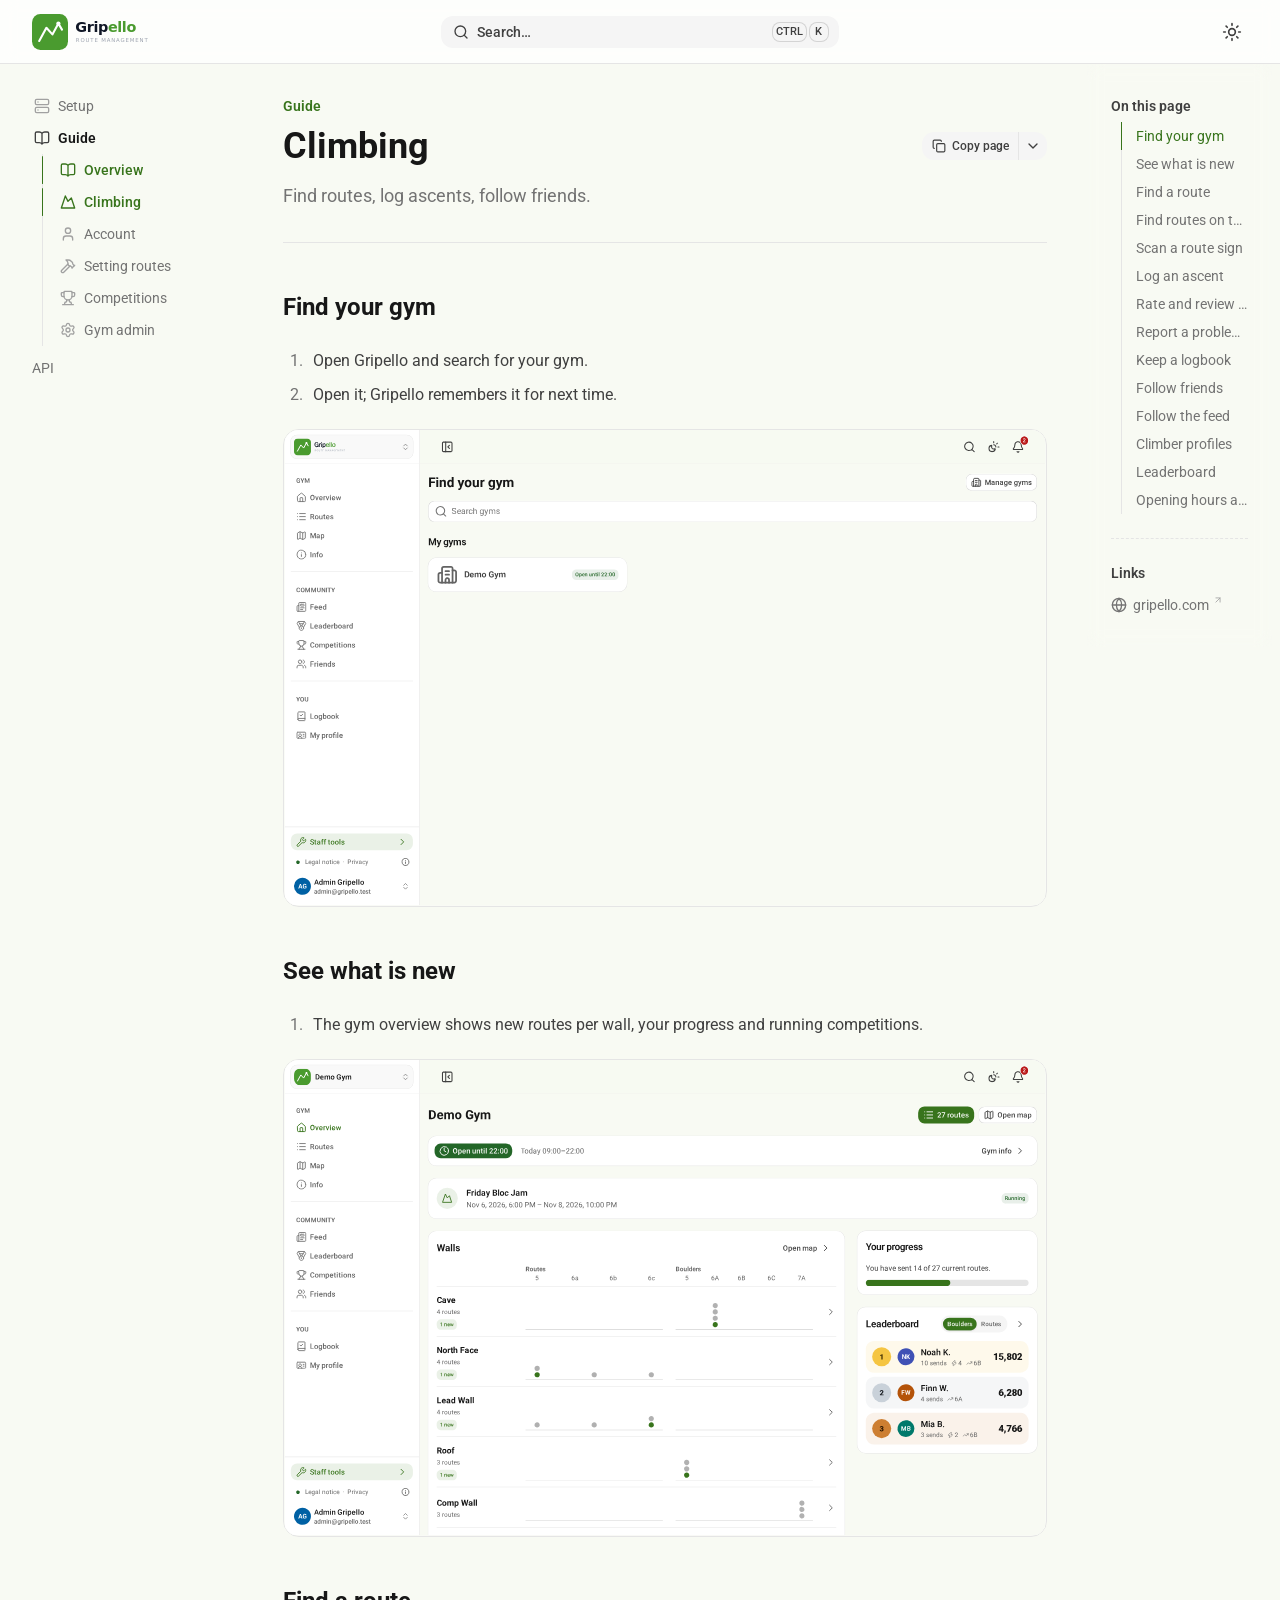
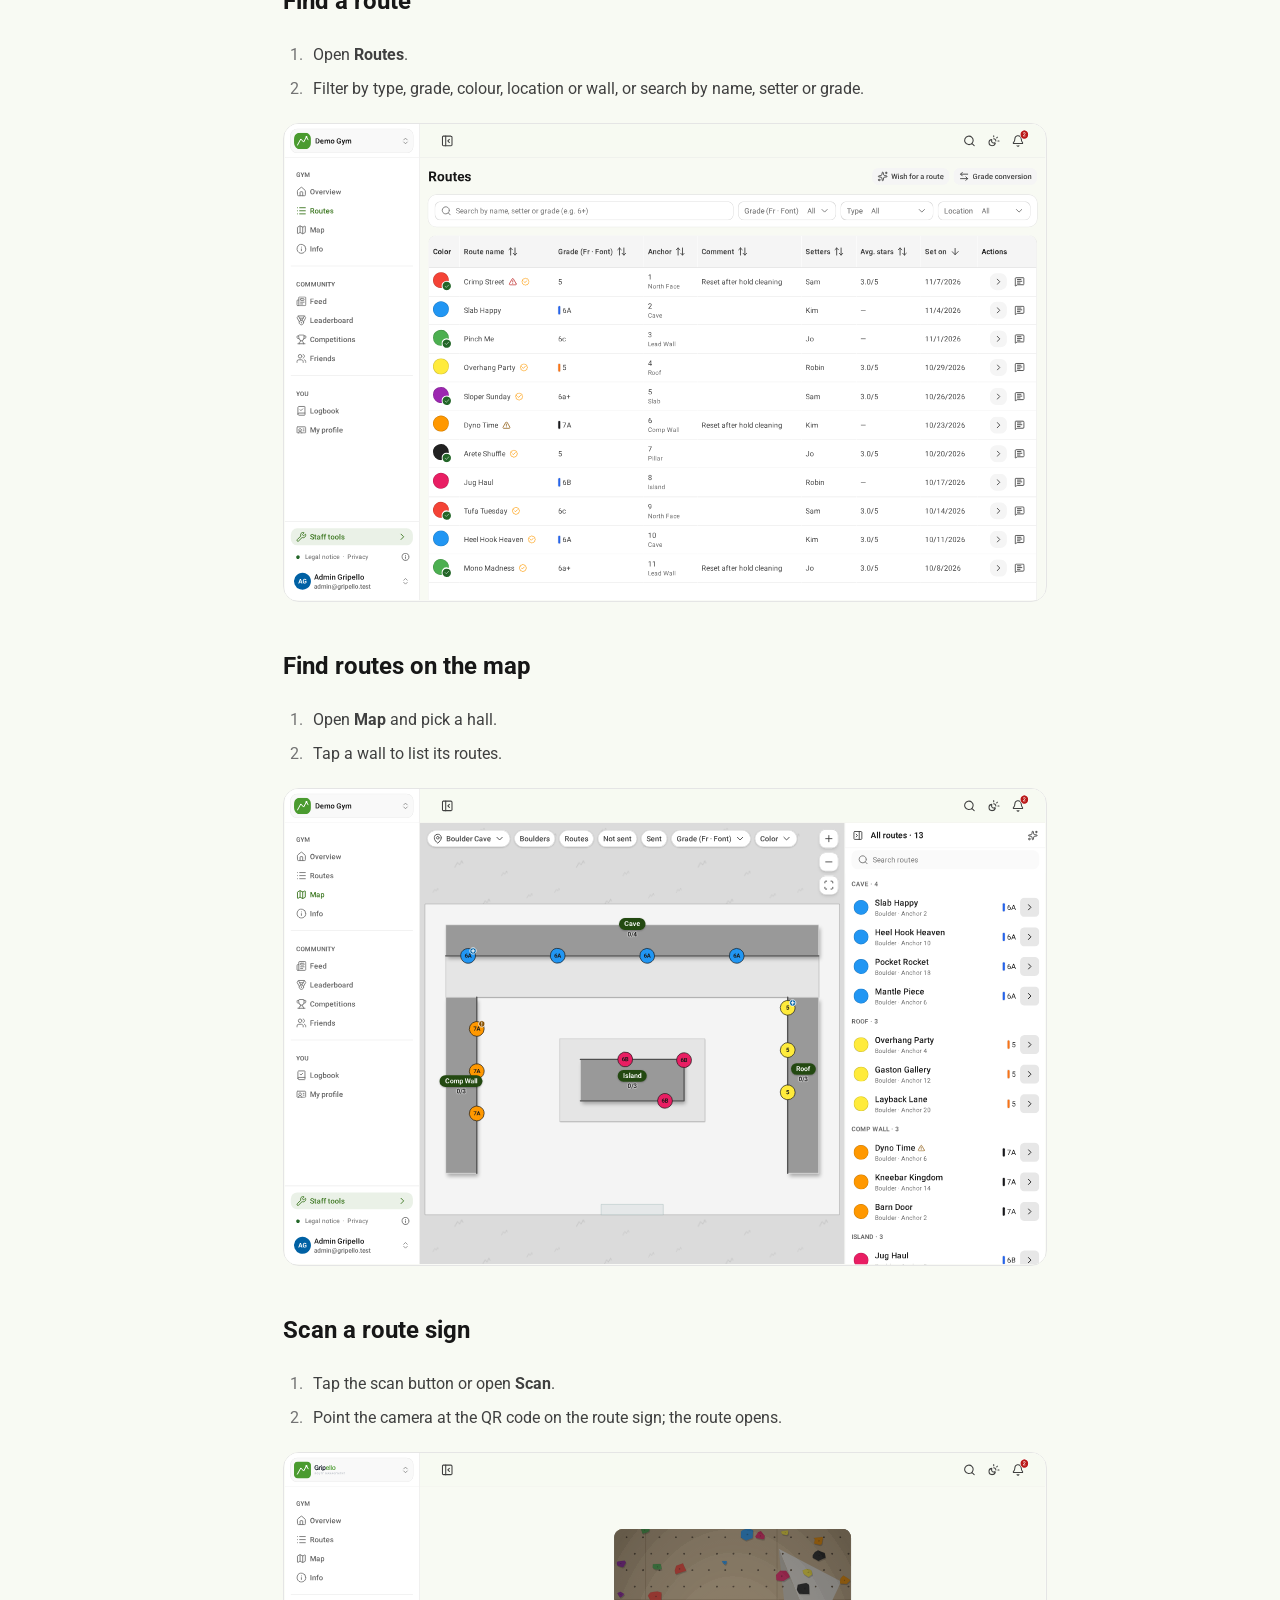
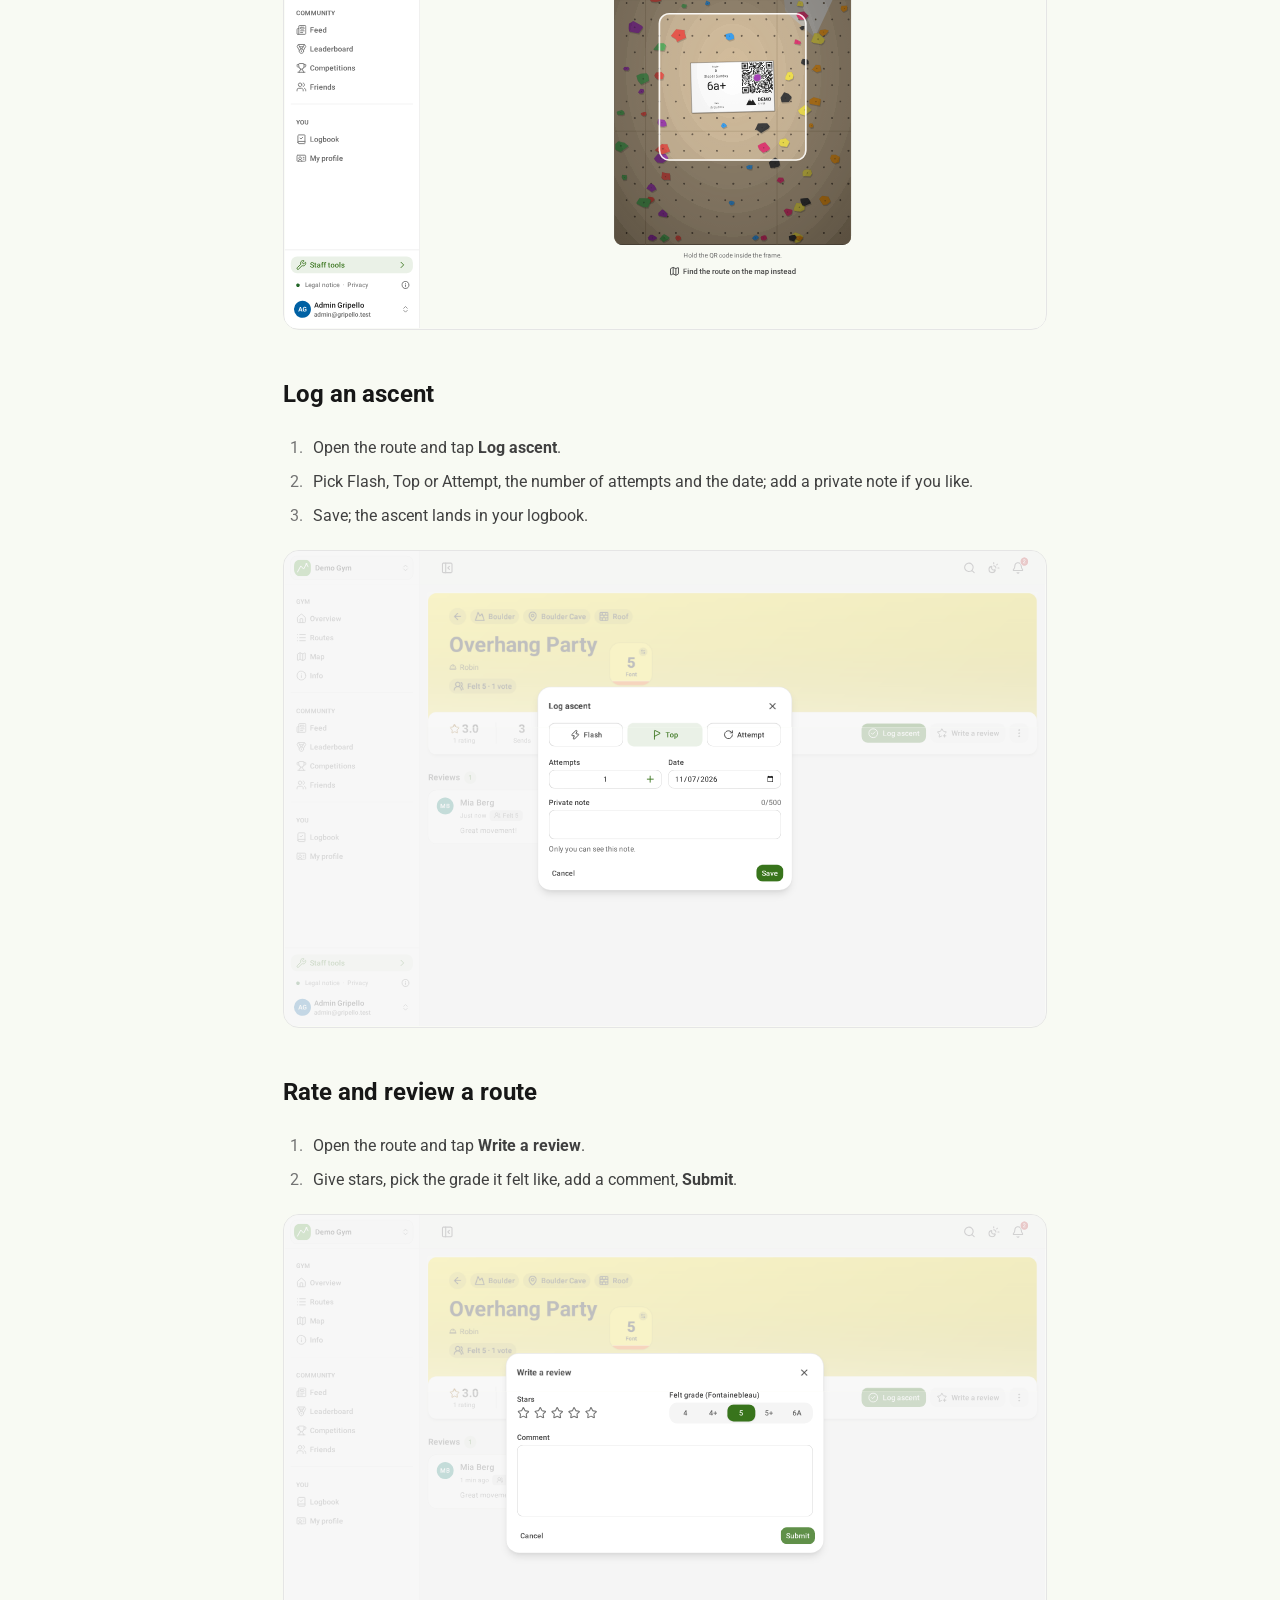
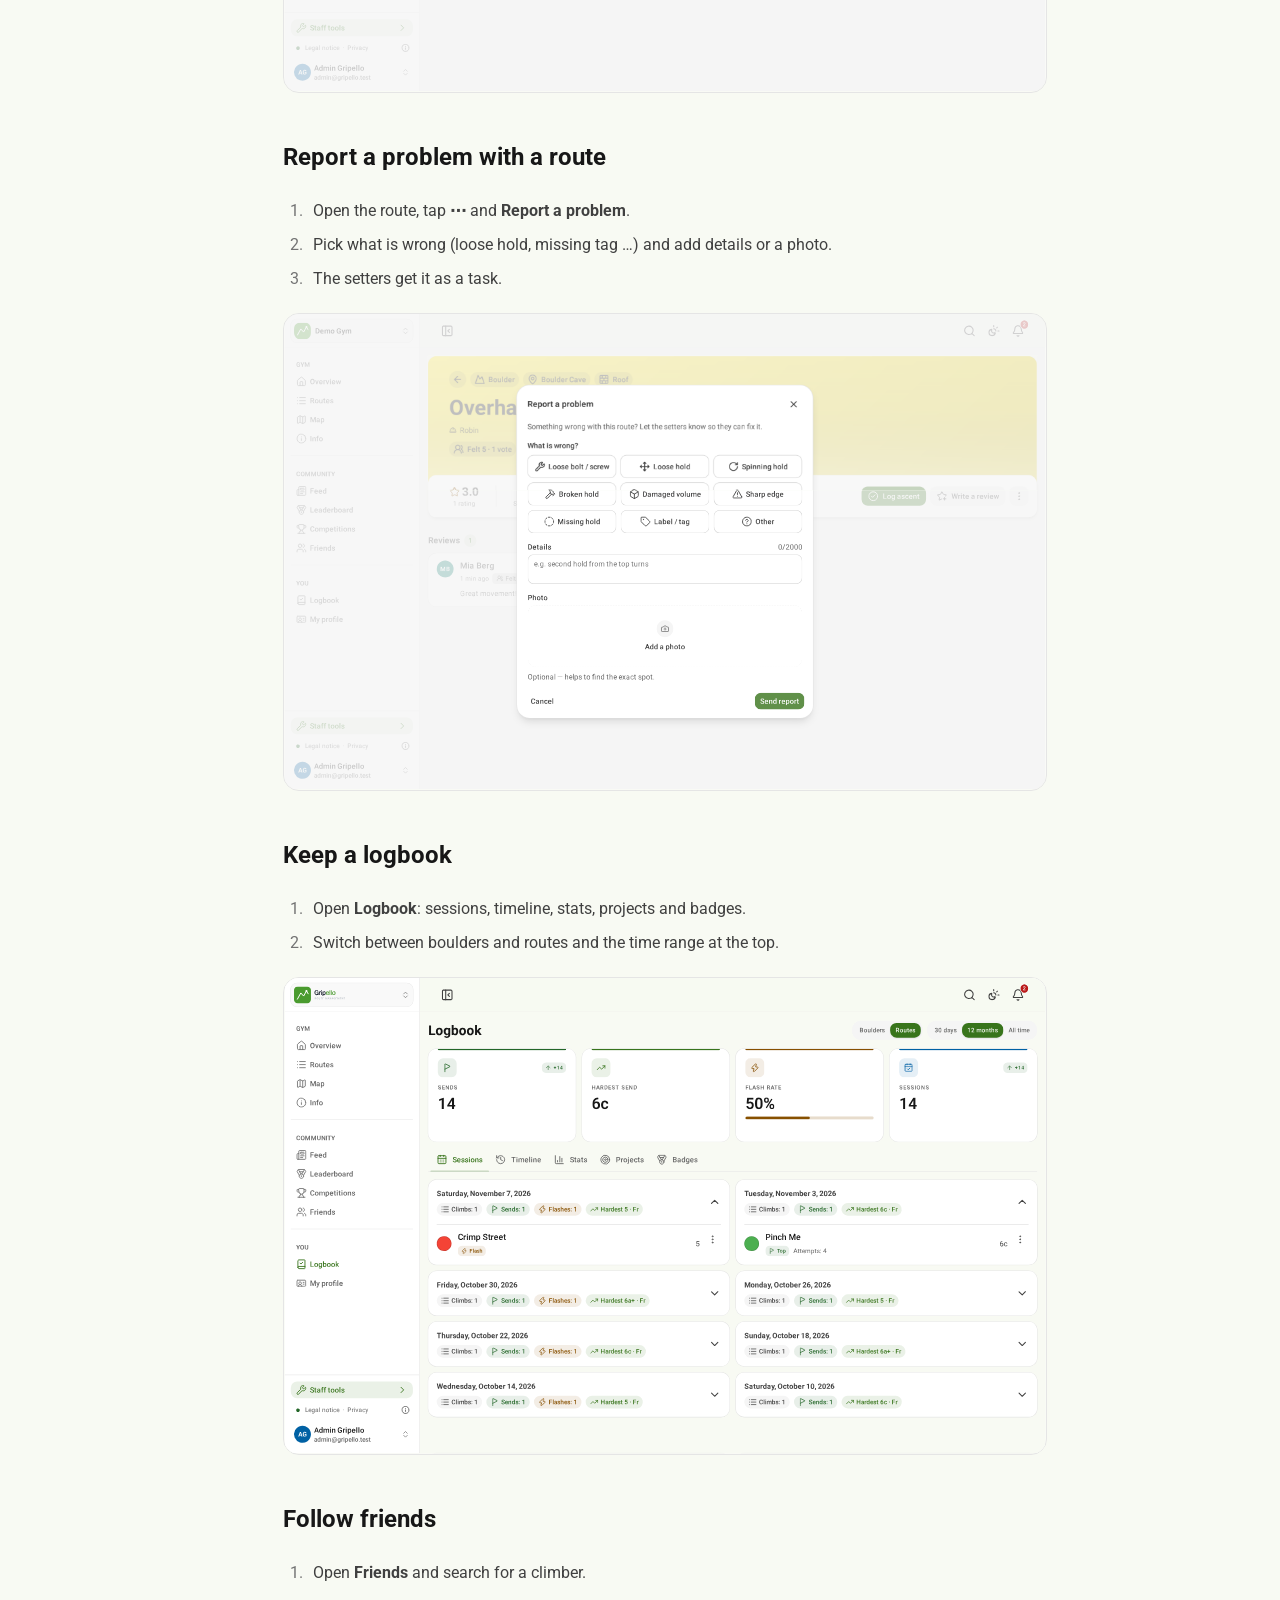
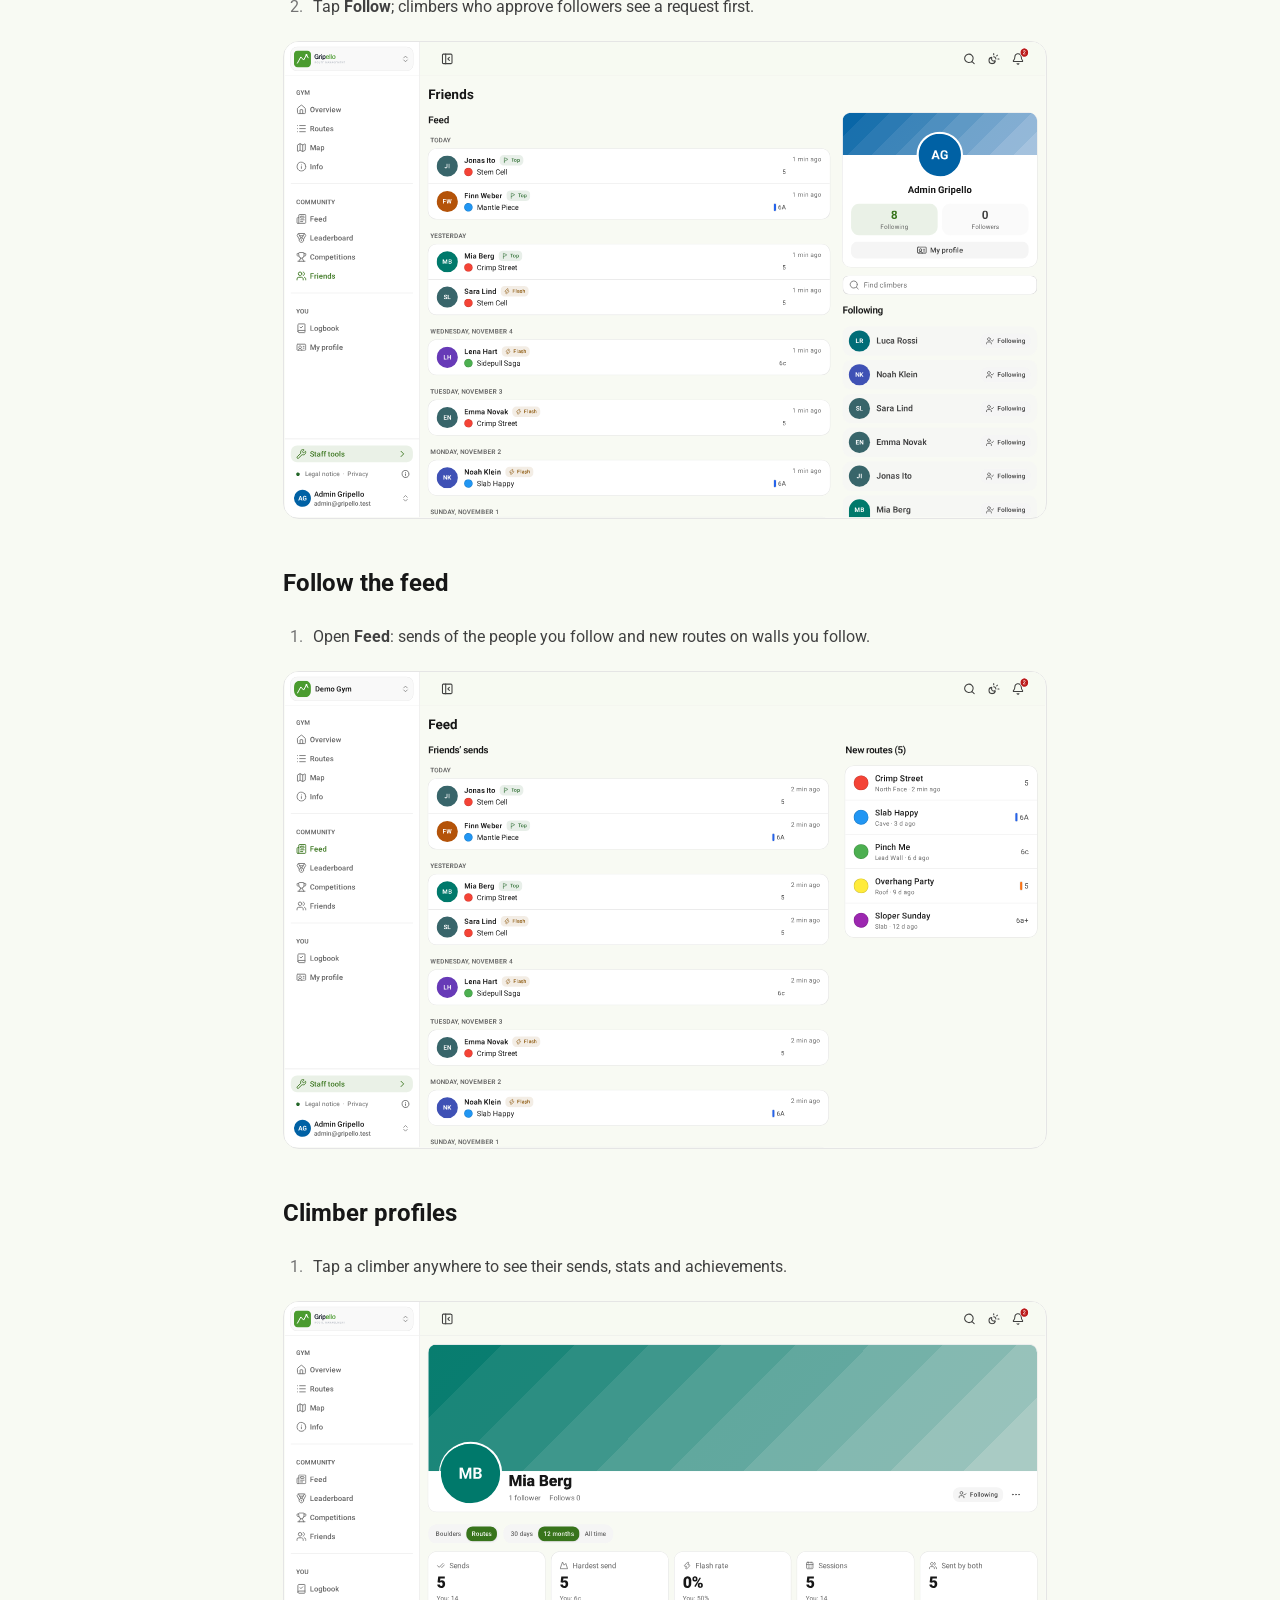
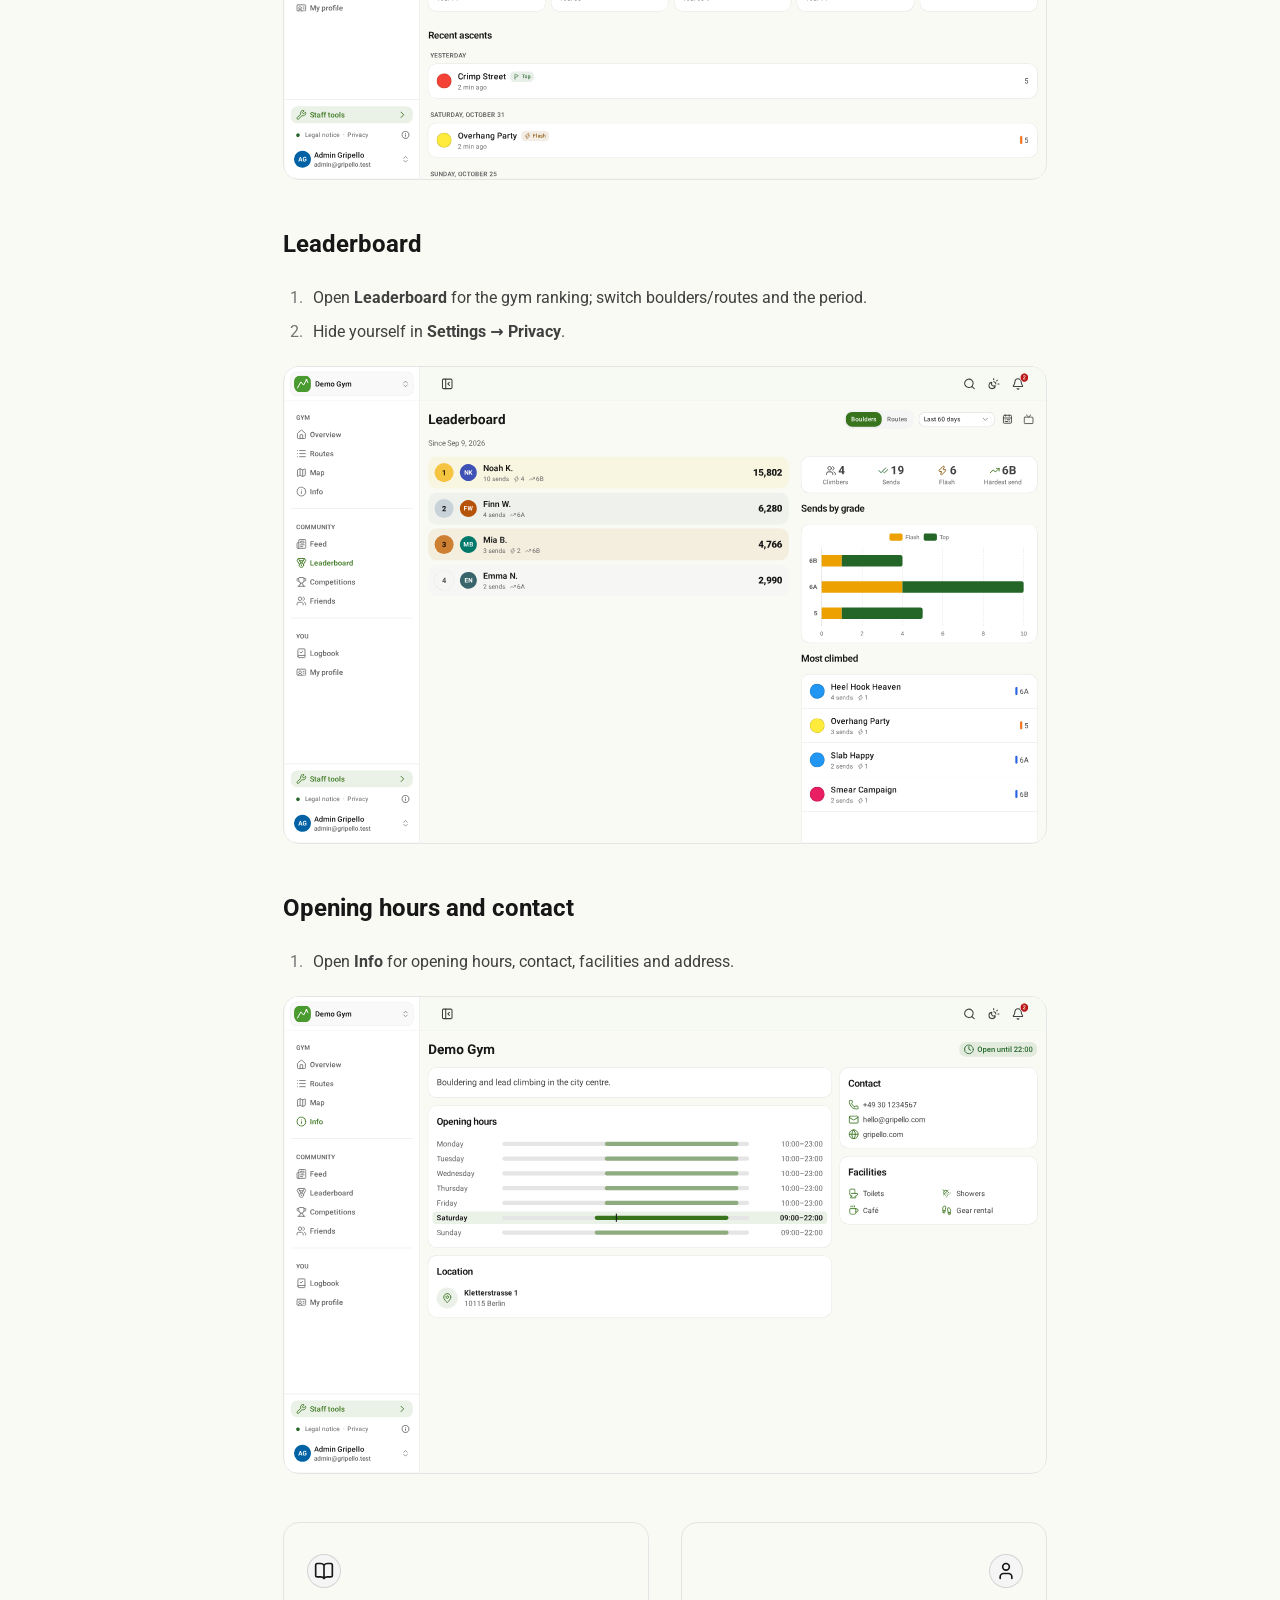
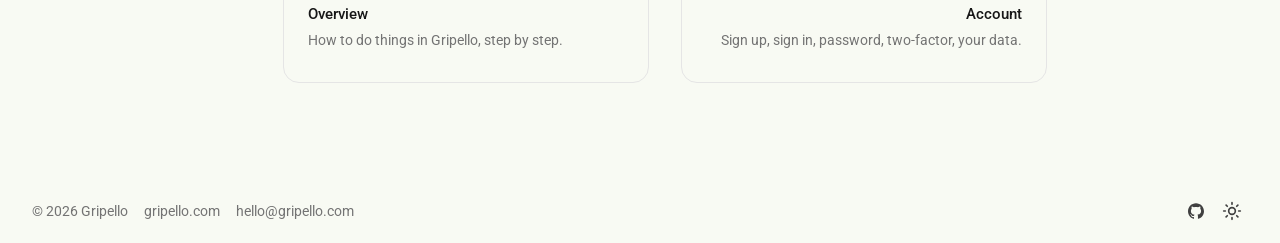
<file: guide/climbing.html>
<!DOCTYPE html><html  lang="en" dir="ltr"><head><meta charset="utf-8"><meta name="viewport" content="width=device-width, initial-scale=1"><title>Climbing - Gripello Docs</title><script type="importmap">{"imports":{"#entry":"/_nuxt/DOtg-4wA.js"}}</script><script data-hid="ui-kbd-macos">/Macintosh;/.test(navigator.userAgent)&&document.documentElement.classList.add('ui-macos')</script><style id="nuxt-ui-colors">@layer theme {
  :root, :host {
  --ui-color-primary-50: var(--color-green-50, oklch(98.2% 0.018 155.826));
  --ui-color-primary-100: var(--color-green-100, oklch(96.2% 0.044 156.743));
  --ui-color-primary-200: var(--color-green-200, oklch(92.5% 0.084 155.995));
  --ui-color-primary-300: var(--color-green-300, oklch(87.1% 0.15 154.449));
  --ui-color-primary-400: var(--color-green-400, oklch(79.2% 0.209 151.711));
  --ui-color-primary-500: var(--color-green-500, oklch(72.3% 0.219 149.579));
  --ui-color-primary-600: var(--color-green-600, oklch(62.7% 0.194 149.214));
  --ui-color-primary-700: var(--color-green-700, oklch(52.7% 0.154 150.069));
  --ui-color-primary-800: var(--color-green-800, oklch(44.8% 0.119 151.328));
  --ui-color-primary-900: var(--color-green-900, oklch(39.3% 0.095 152.535));
  --ui-color-primary-950: var(--color-green-950, oklch(26.6% 0.065 152.934));
  --ui-color-secondary-50: var(--color-blue-50, oklch(97% 0.014 254.604));
  --ui-color-secondary-100: var(--color-blue-100, oklch(93.2% 0.032 255.585));
  --ui-color-secondary-200: var(--color-blue-200, oklch(88.2% 0.059 254.128));
  --ui-color-secondary-300: var(--color-blue-300, oklch(80.9% 0.105 251.813));
  --ui-color-secondary-400: var(--color-blue-400, oklch(70.7% 0.165 254.624));
  --ui-color-secondary-500: var(--color-blue-500, oklch(62.3% 0.214 259.815));
  --ui-color-secondary-600: var(--color-blue-600, oklch(54.6% 0.245 262.881));
  --ui-color-secondary-700: var(--color-blue-700, oklch(48.8% 0.243 264.376));
  --ui-color-secondary-800: var(--color-blue-800, oklch(42.4% 0.199 265.638));
  --ui-color-secondary-900: var(--color-blue-900, oklch(37.9% 0.146 265.522));
  --ui-color-secondary-950: var(--color-blue-950, oklch(28.2% 0.091 267.935));
  --ui-color-success-50: var(--color-green-50, oklch(98.2% 0.018 155.826));
  --ui-color-success-100: var(--color-green-100, oklch(96.2% 0.044 156.743));
  --ui-color-success-200: var(--color-green-200, oklch(92.5% 0.084 155.995));
  --ui-color-success-300: var(--color-green-300, oklch(87.1% 0.15 154.449));
  --ui-color-success-400: var(--color-green-400, oklch(79.2% 0.209 151.711));
  --ui-color-success-500: var(--color-green-500, oklch(72.3% 0.219 149.579));
  --ui-color-success-600: var(--color-green-600, oklch(62.7% 0.194 149.214));
  --ui-color-success-700: var(--color-green-700, oklch(52.7% 0.154 150.069));
  --ui-color-success-800: var(--color-green-800, oklch(44.8% 0.119 151.328));
  --ui-color-success-900: var(--color-green-900, oklch(39.3% 0.095 152.535));
  --ui-color-success-950: var(--color-green-950, oklch(26.6% 0.065 152.934));
  --ui-color-info-50: var(--color-blue-50, oklch(97% 0.014 254.604));
  --ui-color-info-100: var(--color-blue-100, oklch(93.2% 0.032 255.585));
  --ui-color-info-200: var(--color-blue-200, oklch(88.2% 0.059 254.128));
  --ui-color-info-300: var(--color-blue-300, oklch(80.9% 0.105 251.813));
  --ui-color-info-400: var(--color-blue-400, oklch(70.7% 0.165 254.624));
  --ui-color-info-500: var(--color-blue-500, oklch(62.3% 0.214 259.815));
  --ui-color-info-600: var(--color-blue-600, oklch(54.6% 0.245 262.881));
  --ui-color-info-700: var(--color-blue-700, oklch(48.8% 0.243 264.376));
  --ui-color-info-800: var(--color-blue-800, oklch(42.4% 0.199 265.638));
  --ui-color-info-900: var(--color-blue-900, oklch(37.9% 0.146 265.522));
  --ui-color-info-950: var(--color-blue-950, oklch(28.2% 0.091 267.935));
  --ui-color-warning-50: var(--color-yellow-50, oklch(98.7% 0.026 102.212));
  --ui-color-warning-100: var(--color-yellow-100, oklch(97.3% 0.071 103.193));
  --ui-color-warning-200: var(--color-yellow-200, oklch(94.5% 0.129 101.54));
  --ui-color-warning-300: var(--color-yellow-300, oklch(90.5% 0.182 98.111));
  --ui-color-warning-400: var(--color-yellow-400, oklch(85.2% 0.199 91.936));
  --ui-color-warning-500: var(--color-yellow-500, oklch(79.5% 0.184 86.047));
  --ui-color-warning-600: var(--color-yellow-600, oklch(68.1% 0.162 75.834));
  --ui-color-warning-700: var(--color-yellow-700, oklch(55.4% 0.135 66.442));
  --ui-color-warning-800: var(--color-yellow-800, oklch(47.6% 0.114 61.907));
  --ui-color-warning-900: var(--color-yellow-900, oklch(42.1% 0.095 57.708));
  --ui-color-warning-950: var(--color-yellow-950, oklch(28.6% 0.066 53.813));
  --ui-color-error-50: var(--color-red-50, oklch(97.1% 0.013 17.38));
  --ui-color-error-100: var(--color-red-100, oklch(93.6% 0.032 17.717));
  --ui-color-error-200: var(--color-red-200, oklch(88.5% 0.062 18.334));
  --ui-color-error-300: var(--color-red-300, oklch(80.8% 0.114 19.571));
  --ui-color-error-400: var(--color-red-400, oklch(70.4% 0.191 22.216));
  --ui-color-error-500: var(--color-red-500, oklch(63.7% 0.237 25.331));
  --ui-color-error-600: var(--color-red-600, oklch(57.7% 0.245 27.325));
  --ui-color-error-700: var(--color-red-700, oklch(50.5% 0.213 27.518));
  --ui-color-error-800: var(--color-red-800, oklch(44.4% 0.177 26.899));
  --ui-color-error-900: var(--color-red-900, oklch(39.6% 0.141 25.723));
  --ui-color-error-950: var(--color-red-950, oklch(25.8% 0.092 26.042));
  --ui-color-neutral-50: var(--color-old-neutral-50, oklch(98.5% 0 none));
  --ui-color-neutral-100: var(--color-old-neutral-100, oklch(97% 0 none));
  --ui-color-neutral-200: var(--color-old-neutral-200, oklch(92.2% 0 none));
  --ui-color-neutral-300: var(--color-old-neutral-300, oklch(87% 0 none));
  --ui-color-neutral-400: var(--color-old-neutral-400, oklch(70.8% 0 none));
  --ui-color-neutral-500: var(--color-old-neutral-500, oklch(55.6% 0 none));
  --ui-color-neutral-600: var(--color-old-neutral-600, oklch(43.9% 0 none));
  --ui-color-neutral-700: var(--color-old-neutral-700, oklch(37.1% 0 none));
  --ui-color-neutral-800: var(--color-old-neutral-800, oklch(26.9% 0 none));
  --ui-color-neutral-900: var(--color-old-neutral-900, oklch(20.5% 0 none));
  --ui-color-neutral-950: var(--color-old-neutral-950, oklch(14.5% 0 none));
  }
  :root, :host, .light {
  --ui-primary: var(--ui-color-primary-500);
  --ui-secondary: var(--ui-color-secondary-500);
  --ui-success: var(--ui-color-success-500);
  --ui-info: var(--ui-color-info-500);
  --ui-warning: var(--ui-color-warning-500);
  --ui-error: var(--ui-color-error-500);
  }
  .dark {
  --ui-primary: var(--ui-color-primary-400);
  --ui-secondary: var(--ui-color-secondary-400);
  --ui-success: var(--ui-color-success-400);
  --ui-info: var(--ui-color-info-400);
  --ui-warning: var(--ui-color-warning-400);
  --ui-error: var(--ui-color-error-400);
  }
}</style><style>@media (width>=1024px){.docus-sub-header{--ui-header-height:112px}}</style><link rel="stylesheet" href="/_nuxt/entry.BHWk5gE4.css" crossorigin><style>@layer base {:where(.i-lucide\:arrow-up-right){display:inline-block;width:1em;height:1em;background-color:currentColor;-webkit-mask-image:var(--svg);mask-image:var(--svg);-webkit-mask-repeat:no-repeat;mask-repeat:no-repeat;-webkit-mask-size:100% 100%;mask-size:100% 100%;--svg:url("data:image/svg+xml,%3Csvg xmlns='http://www.w3.org/2000/svg' viewBox='0 0 24 24' width='24' height='24'%3E%3Cpath fill='none' stroke='black' stroke-linecap='round' stroke-linejoin='round' stroke-width='2' d='M7 7h10v10M7 17L17 7'/%3E%3C/svg%3E")}:where(.i-lucide\:book-open){display:inline-block;width:1em;height:1em;background-color:currentColor;-webkit-mask-image:var(--svg);mask-image:var(--svg);-webkit-mask-repeat:no-repeat;mask-repeat:no-repeat;-webkit-mask-size:100% 100%;mask-size:100% 100%;--svg:url("data:image/svg+xml,%3Csvg xmlns='http://www.w3.org/2000/svg' viewBox='0 0 24 24' width='24' height='24'%3E%3Cpath fill='none' stroke='black' stroke-linecap='round' stroke-linejoin='round' stroke-width='2' d='M12 5v16m8.001-2A2 2 0 0 0 22 17V5a2 2 0 0 0-1.999-2L16 3.002A5 5 0 0 0 12 5a5 5 0 0 0-4-2H4a2 2 0 0 0-2 2v12a2 2 0 0 0 1.999 2H8a5 5 0 0 1 4 2a5 5 0 0 1 4-2z'/%3E%3C/svg%3E")}:where(.i-lucide\:chevron-down){display:inline-block;width:1em;height:1em;background-color:currentColor;-webkit-mask-image:var(--svg);mask-image:var(--svg);-webkit-mask-repeat:no-repeat;mask-repeat:no-repeat;-webkit-mask-size:100% 100%;mask-size:100% 100%;--svg:url("data:image/svg+xml,%3Csvg xmlns='http://www.w3.org/2000/svg' viewBox='0 0 24 24' width='24' height='24'%3E%3Cpath fill='none' stroke='black' stroke-linecap='round' stroke-linejoin='round' stroke-width='2' d='m6 9l6 6l6-6'/%3E%3C/svg%3E")}:where(.i-lucide\:copy){display:inline-block;width:1em;height:1em;background-color:currentColor;-webkit-mask-image:var(--svg);mask-image:var(--svg);-webkit-mask-repeat:no-repeat;mask-repeat:no-repeat;-webkit-mask-size:100% 100%;mask-size:100% 100%;--svg:url("data:image/svg+xml,%3Csvg xmlns='http://www.w3.org/2000/svg' viewBox='0 0 24 24' width='24' height='24'%3E%3Cg fill='none' stroke='black' stroke-linecap='round' stroke-linejoin='round' stroke-width='2'%3E%3Crect width='14' height='14' x='8' y='8' rx='2' ry='2'/%3E%3Cpath d='M4 16c-1.1 0-2-.9-2-2V4c0-1.1.9-2 2-2h10c1.1 0 2 .9 2 2'/%3E%3C/g%3E%3C/svg%3E")}:where(.i-lucide\:globe){display:inline-block;width:1em;height:1em;background-color:currentColor;-webkit-mask-image:var(--svg);mask-image:var(--svg);-webkit-mask-repeat:no-repeat;mask-repeat:no-repeat;-webkit-mask-size:100% 100%;mask-size:100% 100%;--svg:url("data:image/svg+xml,%3Csvg xmlns='http://www.w3.org/2000/svg' viewBox='0 0 24 24' width='24' height='24'%3E%3Cg fill='none' stroke='black' stroke-linecap='round' stroke-linejoin='round' stroke-width='2'%3E%3Ccircle cx='12' cy='12' r='10'/%3E%3Cpath d='M12 2a14.5 14.5 0 0 0 0 20a14.5 14.5 0 0 0 0-20M2 12h20'/%3E%3C/g%3E%3C/svg%3E")}:where(.i-lucide\:hammer){display:inline-block;width:1em;height:1em;background-color:currentColor;-webkit-mask-image:var(--svg);mask-image:var(--svg);-webkit-mask-repeat:no-repeat;mask-repeat:no-repeat;-webkit-mask-size:100% 100%;mask-size:100% 100%;--svg:url("data:image/svg+xml,%3Csvg xmlns='http://www.w3.org/2000/svg' viewBox='0 0 24 24' width='24' height='24'%3E%3Cg fill='none' stroke='black' stroke-linecap='round' stroke-linejoin='round' stroke-width='2'%3E%3Cpath d='m15 12l-9.373 9.373a1 1 0 0 1-3.001-3L12 9m6 6l4-4'/%3E%3Cpath d='m21.5 11.5l-1.914-1.914A2 2 0 0 1 19 8.172v-.344a2 2 0 0 0-.586-1.414l-1.657-1.657A6 6 0 0 0 12.516 3H9l1.243 1.243A6 6 0 0 1 12 8.485V10l2 2h1.172a2 2 0 0 1 1.414.586L18.5 14.5'/%3E%3C/g%3E%3C/svg%3E")}:where(.i-lucide\:hash){display:inline-block;width:1em;height:1em;background-color:currentColor;-webkit-mask-image:var(--svg);mask-image:var(--svg);-webkit-mask-repeat:no-repeat;mask-repeat:no-repeat;-webkit-mask-size:100% 100%;mask-size:100% 100%;--svg:url("data:image/svg+xml,%3Csvg xmlns='http://www.w3.org/2000/svg' viewBox='0 0 24 24' width='24' height='24'%3E%3Cpath fill='none' stroke='black' stroke-linecap='round' stroke-linejoin='round' stroke-width='2' d='M4 9h16M4 15h16M10 3L8 21m8-18l-2 18'/%3E%3C/svg%3E")}:where(.i-lucide\:moon){display:inline-block;width:1em;height:1em;background-color:currentColor;-webkit-mask-image:var(--svg);mask-image:var(--svg);-webkit-mask-repeat:no-repeat;mask-repeat:no-repeat;-webkit-mask-size:100% 100%;mask-size:100% 100%;--svg:url("data:image/svg+xml,%3Csvg xmlns='http://www.w3.org/2000/svg' viewBox='0 0 24 24' width='24' height='24'%3E%3Cpath fill='none' stroke='black' stroke-linecap='round' stroke-linejoin='round' stroke-width='2' d='M20.985 12.486a9 9 0 1 1-9.473-9.472c.405-.022.617.46.402.803a6 6 0 0 0 8.268 8.268c.344-.215.825-.004.803.401'/%3E%3C/svg%3E")}:where(.i-lucide\:mountain){display:inline-block;width:1em;height:1em;background-color:currentColor;-webkit-mask-image:var(--svg);mask-image:var(--svg);-webkit-mask-repeat:no-repeat;mask-repeat:no-repeat;-webkit-mask-size:100% 100%;mask-size:100% 100%;--svg:url("data:image/svg+xml,%3Csvg xmlns='http://www.w3.org/2000/svg' viewBox='0 0 24 24' width='24' height='24'%3E%3Cpath fill='none' stroke='black' stroke-linecap='round' stroke-linejoin='round' stroke-width='2' d='m8 3l4 8l5-5l5 15H2z'/%3E%3C/svg%3E")}:where(.i-lucide\:search){display:inline-block;width:1em;height:1em;background-color:currentColor;-webkit-mask-image:var(--svg);mask-image:var(--svg);-webkit-mask-repeat:no-repeat;mask-repeat:no-repeat;-webkit-mask-size:100% 100%;mask-size:100% 100%;--svg:url("data:image/svg+xml,%3Csvg xmlns='http://www.w3.org/2000/svg' viewBox='0 0 24 24' width='24' height='24'%3E%3Cg fill='none' stroke='black' stroke-linecap='round' stroke-linejoin='round' stroke-width='2'%3E%3Cpath d='m21 21l-4.34-4.34'/%3E%3Ccircle cx='11' cy='11' r='8'/%3E%3C/g%3E%3C/svg%3E")}:where(.i-lucide\:server){display:inline-block;width:1em;height:1em;background-color:currentColor;-webkit-mask-image:var(--svg);mask-image:var(--svg);-webkit-mask-repeat:no-repeat;mask-repeat:no-repeat;-webkit-mask-size:100% 100%;mask-size:100% 100%;--svg:url("data:image/svg+xml,%3Csvg xmlns='http://www.w3.org/2000/svg' viewBox='0 0 24 24' width='24' height='24'%3E%3Cg fill='none' stroke='black' stroke-linecap='round' stroke-linejoin='round' stroke-width='2'%3E%3Crect width='20' height='8' x='2' y='2' rx='2' ry='2'/%3E%3Crect width='20' height='8' x='2' y='14' rx='2' ry='2'/%3E%3Cpath d='M6 6h.01M6 18h.01'/%3E%3C/g%3E%3C/svg%3E")}:where(.i-lucide\:settings){display:inline-block;width:1em;height:1em;background-color:currentColor;-webkit-mask-image:var(--svg);mask-image:var(--svg);-webkit-mask-repeat:no-repeat;mask-repeat:no-repeat;-webkit-mask-size:100% 100%;mask-size:100% 100%;--svg:url("data:image/svg+xml,%3Csvg xmlns='http://www.w3.org/2000/svg' viewBox='0 0 24 24' width='24' height='24'%3E%3Cg fill='none' stroke='black' stroke-linecap='round' stroke-linejoin='round' stroke-width='2'%3E%3Cpath d='M9.671 4.136a2.34 2.34 0 0 1 4.659 0a2.34 2.34 0 0 0 3.319 1.915a2.34 2.34 0 0 1 2.33 4.033a2.34 2.34 0 0 0 0 3.831a2.34 2.34 0 0 1-2.33 4.033a2.34 2.34 0 0 0-3.319 1.915a2.34 2.34 0 0 1-4.659 0a2.34 2.34 0 0 0-3.32-1.915a2.34 2.34 0 0 1-2.33-4.033a2.34 2.34 0 0 0 0-3.831A2.34 2.34 0 0 1 6.35 6.051a2.34 2.34 0 0 0 3.319-1.915'/%3E%3Ccircle cx='12' cy='12' r='3'/%3E%3C/g%3E%3C/svg%3E")}:where(.i-lucide\:sun){display:inline-block;width:1em;height:1em;background-color:currentColor;-webkit-mask-image:var(--svg);mask-image:var(--svg);-webkit-mask-repeat:no-repeat;mask-repeat:no-repeat;-webkit-mask-size:100% 100%;mask-size:100% 100%;--svg:url("data:image/svg+xml,%3Csvg xmlns='http://www.w3.org/2000/svg' viewBox='0 0 24 24' width='24' height='24'%3E%3Cg fill='none' stroke='black' stroke-linecap='round' stroke-linejoin='round' stroke-width='2'%3E%3Ccircle cx='12' cy='12' r='4'/%3E%3Cpath d='M12 2v2m0 16v2M4.93 4.93l1.41 1.41m11.32 11.32l1.41 1.41M2 12h2m16 0h2M6.34 17.66l-1.41 1.41M19.07 4.93l-1.41 1.41'/%3E%3C/g%3E%3C/svg%3E")}:where(.i-lucide\:trophy){display:inline-block;width:1em;height:1em;background-color:currentColor;-webkit-mask-image:var(--svg);mask-image:var(--svg);-webkit-mask-repeat:no-repeat;mask-repeat:no-repeat;-webkit-mask-size:100% 100%;mask-size:100% 100%;--svg:url("data:image/svg+xml,%3Csvg xmlns='http://www.w3.org/2000/svg' viewBox='0 0 24 24' width='24' height='24'%3E%3Cg fill='none' stroke='black' stroke-linecap='round' stroke-linejoin='round' stroke-width='2'%3E%3Cpath d='M10 14.66V17a1 1 0 0 1-1 1a2 2 0 0 0-2 2v2m7-7.34V17a1 1 0 0 0 1 1a2 2 0 0 1 2 2v2m.916-12H19.5A2.5 2.5 0 0 0 22 7.5V5a1 1 0 0 0-1-1h-3M4 22h16'/%3E%3Cpath d='M6 9a6 6 0 0 0 12 0V3a1 1 0 0 0-1-1H7a1 1 0 0 0-1 1z'/%3E%3Cpath d='M6.084 10H4.5A2.5 2.5 0 0 1 2 7.5V5a1 1 0 0 1 1-1h3'/%3E%3C/g%3E%3C/svg%3E")}:where(.i-lucide\:user){display:inline-block;width:1em;height:1em;background-color:currentColor;-webkit-mask-image:var(--svg);mask-image:var(--svg);-webkit-mask-repeat:no-repeat;mask-repeat:no-repeat;-webkit-mask-size:100% 100%;mask-size:100% 100%;--svg:url("data:image/svg+xml,%3Csvg xmlns='http://www.w3.org/2000/svg' viewBox='0 0 24 24' width='24' height='24'%3E%3Cg fill='none' stroke='black' stroke-linecap='round' stroke-linejoin='round' stroke-width='2'%3E%3Cpath d='M19 21v-2a4 4 0 0 0-4-4H9a4 4 0 0 0-4 4v2'/%3E%3Ccircle cx='12' cy='7' r='4'/%3E%3C/g%3E%3C/svg%3E")}:where(.i-simple-icons\:github){display:inline-block;width:1em;height:1em;background-color:currentColor;-webkit-mask-image:var(--svg);mask-image:var(--svg);-webkit-mask-repeat:no-repeat;mask-repeat:no-repeat;-webkit-mask-size:100% 100%;mask-size:100% 100%;--svg:url("data:image/svg+xml,%3Csvg xmlns='http://www.w3.org/2000/svg' viewBox='0 0 24 24' width='24' height='24'%3E%3Cpath fill='black' d='M12 .297c-6.63 0-12 5.373-12 12c0 5.303 3.438 9.8 8.205 11.385c.6.113.82-.258.82-.577c0-.285-.01-1.04-.015-2.04c-3.338.724-4.042-1.61-4.042-1.61C4.422 18.07 3.633 17.7 3.633 17.7c-1.087-.744.084-.729.084-.729c1.205.084 1.838 1.236 1.838 1.236c1.07 1.835 2.809 1.305 3.495.998c.108-.776.417-1.305.76-1.605c-2.665-.3-5.466-1.332-5.466-5.93c0-1.31.465-2.38 1.235-3.22c-.135-.303-.54-1.523.105-3.176c0 0 1.005-.322 3.3 1.23c.96-.267 1.98-.399 3-.405c1.02.006 2.04.138 3 .405c2.28-1.552 3.285-1.23 3.285-1.23c.645 1.653.24 2.873.12 3.176c.765.84 1.23 1.91 1.23 3.22c0 4.61-2.805 5.625-5.475 5.92c.42.36.81 1.096.81 2.22c0 1.606-.015 2.896-.015 3.286c0 .315.21.69.825.57C20.565 22.092 24 17.592 24 12.297c0-6.627-5.373-12-12-12'/%3E%3C/svg%3E")}}</style><link rel="preload" as="fetch" crossorigin="anonymous" href="/guide/climbing/_payload.json?_b=1859aa66-6e9c-4480-9c5b-5d3562c164d2"><link rel="modulepreload" as="script" crossorigin href="/_nuxt/DOtg-4wA.js"><link rel="modulepreload" as="script" crossorigin href="/_nuxt/CrnkIQ2P.js"><link rel="modulepreload" as="script" crossorigin href="/_nuxt/COlnRzsE.js"><link rel="modulepreload" as="script" crossorigin href="/_nuxt/JzX3PgE_.js"><link rel="modulepreload" as="script" crossorigin href="/_nuxt/C5Q-TMS8.js"><link rel="modulepreload" as="script" crossorigin href="/_nuxt/CH-Kopkc.js"><link rel="modulepreload" as="script" crossorigin href="/_nuxt/BW3xJdEx.js"><link rel="modulepreload" as="script" crossorigin href="/_nuxt/BnDTbt6S.js"><link rel="modulepreload" as="script" crossorigin href="/_nuxt/B3QO-XfH.js"><link rel="modulepreload" as="script" crossorigin href="/_nuxt/DGB3O9jL.js"><link rel="modulepreload" as="script" crossorigin href="/_nuxt/iMYtk8YK.js"><link rel="modulepreload" as="script" crossorigin href="/_nuxt/BnBw5x8r.js"><link rel="modulepreload" as="script" crossorigin href="/_nuxt/CRzLMJPS.js"><link rel="modulepreload" as="script" crossorigin href="/_nuxt/B26sHK9Y.js"><link rel="modulepreload" as="script" crossorigin href="/_nuxt/D3jNjEhs.js"><link rel="modulepreload" as="script" crossorigin href="/_nuxt/CZKh-21j.js"><link rel="modulepreload" as="script" crossorigin href="/_nuxt/9ff7tocg.js"><link rel="modulepreload" as="script" crossorigin href="/_nuxt/D9zlBXE7.js"><link rel="modulepreload" as="script" crossorigin href="/_nuxt/Dt1vyuVa.js"><link rel="modulepreload" as="script" crossorigin href="/_nuxt/B-Lpnccl.js"><link rel="modulepreload" as="script" crossorigin href="/_nuxt/fl-HDN4K.js"><link rel="modulepreload" as="script" crossorigin href="/_nuxt/C-giRA4D.js"><link rel="modulepreload" as="script" crossorigin href="/_nuxt/B5ezq7Js.js"><link rel="modulepreload" as="script" crossorigin href="/_nuxt/Buwos42G.js"><link rel="modulepreload" as="script" crossorigin href="/_nuxt/Ob7TwdTF.js"><link rel="modulepreload" as="script" crossorigin href="/_nuxt/Jjt6gQjS.js"><link rel="modulepreload" as="script" crossorigin href="/_nuxt/ButnCTRO.js"><link rel="modulepreload" as="script" crossorigin href="/_nuxt/DoaTxq2X.js"><link rel="modulepreload" as="script" crossorigin href="/_nuxt/C9uYwxXv.js"><link rel="modulepreload" as="script" crossorigin href="/_nuxt/HJZ0Lrab.js"><link rel="modulepreload" as="script" crossorigin href="/_nuxt/DIVzDQWU.js"><link rel="modulepreload" as="script" crossorigin href="/_nuxt/BU0yoZ_A.js"><link rel="modulepreload" as="script" crossorigin href="/_nuxt/BDgPoOGI.js"><link rel="modulepreload" as="script" crossorigin href="/_nuxt/CULEe8KY.js"><link rel="modulepreload" as="script" crossorigin href="/_nuxt/BY4X7Etp.js"><link rel="modulepreload" as="script" crossorigin href="/_nuxt/Ly2VzkMB.js"><link rel="modulepreload" as="script" crossorigin href="/_nuxt/93AlAkQM.js"><link rel="modulepreload" as="script" crossorigin href="/_nuxt/C9SIl4Wx.js"><link rel="modulepreload" as="script" crossorigin href="/_nuxt/BHZGoqka.js"><link rel="modulepreload" as="script" crossorigin href="/_nuxt/Dm9tEfUZ.js"><link rel="modulepreload" as="script" crossorigin href="/_nuxt/DWEoD8ZB.js"><link rel="modulepreload" as="script" crossorigin href="/_nuxt/Bng2rRDf.js"><link rel="modulepreload" as="script" crossorigin href="/_nuxt/CFNBzR5c.js"><link rel="modulepreload" as="script" crossorigin href="/_nuxt/DhtaD9_m.js"><link rel="modulepreload" as="script" crossorigin href="/_nuxt/Blx4YTsr.js"><link rel="modulepreload" as="script" crossorigin href="/_nuxt/LczgkNfS.js"><link rel="modulepreload" as="script" crossorigin href="/_nuxt/ByK4gNnM.js"><link rel="modulepreload" as="script" crossorigin href="/_nuxt/BiOgYlwN.js"><link rel="modulepreload" as="script" crossorigin href="/_nuxt/Dlc9DRtA.js"><link rel="modulepreload" as="script" crossorigin href="/_nuxt/DzQGYy8z.js"><link rel="modulepreload" as="script" crossorigin href="/_nuxt/CSUjsW3l.js"><link rel="modulepreload" as="script" crossorigin href="/_nuxt/DHihWhf5.js"><link rel="modulepreload" as="script" crossorigin href="/_nuxt/DQCLPyYY.js"><link rel="modulepreload" as="script" crossorigin href="/_nuxt/BbLxOQa8.js"><link rel="modulepreload" as="script" crossorigin href="/_nuxt/BHWjSWO2.js"><link rel="modulepreload" as="script" crossorigin href="/_nuxt/CJ80Q6zU.js"><link rel="modulepreload" as="script" crossorigin href="/_nuxt/DrTINZOk.js"><link rel="modulepreload" as="script" crossorigin href="/_nuxt/BZVBdw98.js"><link rel="modulepreload" as="script" crossorigin href="/_nuxt/BB6NaRqv.js"><link rel="modulepreload" as="script" crossorigin href="/_nuxt/DOVquImQ.js"><link rel="modulepreload" as="script" crossorigin href="/_nuxt/CT-2QEpo.js"><link rel="modulepreload" as="script" crossorigin href="/_nuxt/aPp2tgYJ.js"><link rel="modulepreload" as="script" crossorigin href="/_nuxt/DFWqTBTM.js"><link rel="modulepreload" as="script" crossorigin href="/_nuxt/BNaVOLXp.js"><link rel="modulepreload" as="script" crossorigin href="/_nuxt/KRjNsabk.js"><script type="module" src="/_nuxt/DOtg-4wA.js" crossorigin></script><link rel="prefetch" as="script" crossorigin href="/_nuxt/DGfK9SVQ.js"><link rel="prefetch" as="script" crossorigin href="/_nuxt/CaYfVIq5.js"><link rel="prefetch" as="script" crossorigin href="/_nuxt/Dfw7zRzk.js"><link rel="prefetch" as="script" crossorigin href="/_nuxt/Dl4hthbe.js"><link rel="prefetch" as="script" crossorigin href="/_nuxt/c0fIABh6.js"><link rel="prefetch" as="script" crossorigin href="/_nuxt/oDcWNZ6i.js"><link rel="prefetch" as="script" crossorigin href="/_nuxt/DpWev39O.js"><link rel="prefetch" as="script" crossorigin href="/_nuxt/004yip3W.js"><link rel="prefetch" as="script" crossorigin href="/_nuxt/lXm2UH6-.js"><link rel="prefetch" as="script" crossorigin href="/_nuxt/zHU-kgrs.js"><link rel="prefetch" as="script" crossorigin href="/_nuxt/MpRDfc8Q.js"><link rel="prefetch" as="script" crossorigin href="/_nuxt/DmZqGdZy.js"><link rel="prefetch" as="script" crossorigin href="/_nuxt/qPBQJZ6U.js"><link rel="prefetch" as="script" crossorigin href="/_nuxt/BL3JT9v4.js"><link rel="prefetch" as="script" crossorigin href="/_nuxt/JxFRJ3KH.js"><link rel="prefetch" as="script" crossorigin href="/_nuxt/BTpNYTj4.js"><link rel="prefetch" as="script" crossorigin href="/_nuxt/CRcR5kk-.js"><link rel="prefetch" as="script" crossorigin href="/_nuxt/CL3HjiT_.js"><link rel="prefetch" as="script" crossorigin href="/_nuxt/D9brmktt.js"><link rel="prefetch" as="script" crossorigin href="/_nuxt/CLtsa_KB.js"><link rel="prefetch" as="script" crossorigin href="/_nuxt/BdNJyn4A.js"><link rel="prefetch" as="script" crossorigin href="/_nuxt/Zw5vK1_W.js"><link rel="prefetch" as="script" crossorigin href="/_nuxt/Dygsog1d.js"><link rel="prefetch" as="script" crossorigin href="/_nuxt/DOBhjnAh.js"><link rel="prefetch" as="script" crossorigin href="/_nuxt/B7T6SXfx.js"><link rel="prefetch" as="script" crossorigin href="/_nuxt/DwSA0h4F.js"><link rel="prefetch" as="script" crossorigin href="/_nuxt/DSSklukQ.js"><link rel="prefetch" as="script" crossorigin href="/_nuxt/DKRWKjSc.js"><link rel="prefetch" as="script" crossorigin href="/_nuxt/D0VBsg2C.js"><link rel="prefetch" as="script" crossorigin href="/_nuxt/DDWQbIcC.js"><link rel="prefetch" as="script" crossorigin href="/_nuxt/CVQvfMWY.js"><link rel="prefetch" as="script" crossorigin href="/_nuxt/ByFT8dFC.js"><link rel="prefetch" as="script" crossorigin href="/_nuxt/CT6YvlYF.js"><link rel="prefetch" as="script" crossorigin href="/_nuxt/B_Ad7xoh.js"><link rel="prefetch" as="script" crossorigin href="/_nuxt/Ck6EwP4_.js"><link rel="prefetch" as="script" crossorigin href="/_nuxt/CYvSmbro.js"><link rel="prefetch" as="script" crossorigin href="/_nuxt/DPXP1N3a.js"><link rel="prefetch" as="script" crossorigin href="/_nuxt/Cj1jCuWD.js"><link rel="prefetch" as="script" crossorigin href="/_nuxt/C1ROHo7h.js"><link rel="prefetch" as="script" crossorigin href="/_nuxt/DWrYlMQQ.js"><link rel="prefetch" as="script" crossorigin href="/_nuxt/CiHUatg_.js"><link rel="prefetch" as="script" crossorigin href="/_nuxt/DLk_u9JP.js"><link rel="prefetch" as="script" crossorigin href="/_nuxt/CEoEnwst.js"><link rel="prefetch" as="script" crossorigin href="/_nuxt/DhSPeYiQ.js"><link rel="prefetch" as="script" crossorigin href="/_nuxt/CmY0Lz5B.js"><link rel="prefetch" as="script" crossorigin href="/_nuxt/D9MatVSs.js"><link rel="prefetch" as="script" crossorigin href="/_nuxt/3-s0tMeE.js"><link rel="prefetch" as="script" crossorigin href="/_nuxt/CSUmlgty.js"><link rel="prefetch" as="script" crossorigin href="/_nuxt/BFsBml3w.js"><link rel="prefetch" as="script" crossorigin href="/_nuxt/CssHGIHk.js"><link rel="prefetch" as="script" crossorigin href="/_nuxt/Dy6yP6Ib.js"><link rel="prefetch" as="script" crossorigin href="/_nuxt/Bq-8DTiF.js"><link rel="prefetch" as="script" crossorigin href="/_nuxt/voyWwacD.js"><link rel="prefetch" as="script" crossorigin href="/_nuxt/CY8Jowkf.js"><link rel="prefetch" as="script" crossorigin href="/_nuxt/CJYIfuPh.js"><link rel="prefetch" as="script" crossorigin href="/_nuxt/QDHW17ik.js"><link rel="prefetch" as="script" crossorigin href="/_nuxt/CKQharsZ.js"><link rel="prefetch" as="script" crossorigin href="/_nuxt/ChGzsrHM.js"><link rel="prefetch" as="script" crossorigin href="/_nuxt/CUGxagPN.js"><link rel="prefetch" as="script" crossorigin href="/_nuxt/DpJd2pPp.js"><link rel="prefetch" as="script" crossorigin href="/_nuxt/CP7CbMcG.js"><link rel="prefetch" as="script" crossorigin href="/_nuxt/BNvWxeaW.js"><link rel="prefetch" as="script" crossorigin href="/_nuxt/DC0u6BiL.js"><link rel="prefetch" as="script" crossorigin href="/_nuxt/BAp6K1AN.js"><link rel="prefetch" as="script" crossorigin href="/_nuxt/BP7iiU5b.js"><link rel="prefetch" as="script" crossorigin href="/_nuxt/DrlILdyu.js"><link rel="prefetch" as="script" crossorigin href="/_nuxt/DcY_7ayY.js"><link rel="prefetch" as="script" crossorigin href="/_nuxt/B_8X4bsE.js"><link rel="prefetch" as="script" crossorigin href="/_nuxt/2L_A8OSj.js"><link rel="prefetch" as="script" crossorigin href="/_nuxt/CX7wZ2Wp.js"><link rel="prefetch" as="script" crossorigin href="/_nuxt/DluX0uHf.js"><link rel="prefetch" as="script" crossorigin href="/_nuxt/DxpUXyeY.js"><link rel="prefetch" as="script" crossorigin href="/_nuxt/BMXo37YY.js"><link rel="prefetch" as="script" crossorigin href="/_nuxt/DnCggU4m.js"><link rel="prefetch" as="script" crossorigin href="/_nuxt/CLCql9b0.js"><link rel="prefetch" as="script" crossorigin href="/_nuxt/4IA8Fafp.js"><link rel="prefetch" as="script" crossorigin href="/_nuxt/DkWgZc5X.js"><link rel="prefetch" as="script" crossorigin href="/_nuxt/BgS4qDlF.js"><link rel="prefetch" as="script" crossorigin href="/_nuxt/CJnqkW_e.js"><link rel="prefetch" as="script" crossorigin href="/_nuxt/8oXjntdI.js"><link rel="prefetch" as="script" crossorigin href="/_nuxt/C4IiLdJj.js"><link rel="prefetch" as="script" crossorigin href="/_nuxt/qqT5m4X7.js"><link rel="prefetch" as="script" crossorigin href="/_nuxt/ME_0QlJx.js"><link rel="prefetch" as="script" crossorigin href="/_nuxt/CxR-WgJR.js"><link rel="prefetch" as="script" crossorigin href="/_nuxt/B81SfRrS.js"><link rel="prefetch" as="script" crossorigin href="/_nuxt/BYXDfh6c.js"><link rel="prefetch" as="script" crossorigin href="/_nuxt/Be--pjow.js"><link rel="prefetch" as="script" crossorigin href="/_nuxt/xaelGX2t.js"><link rel="prefetch" as="script" crossorigin href="/_nuxt/CWp-Qsq6.js"><link rel="prefetch" as="script" crossorigin href="/_nuxt/JxW_K25f.js"><link rel="prefetch" as="script" crossorigin href="/_nuxt/BkJurMDp.js"><link rel="prefetch" as="script" crossorigin href="/_nuxt/8vg8YThm.js"><link rel="prefetch" as="script" crossorigin href="/_nuxt/CFfqys0l.js"><link rel="prefetch" as="script" crossorigin href="/_nuxt/Xirt7_v6.js"><link rel="prefetch" as="script" crossorigin href="/_nuxt/Cw0iOhOE.js"><link rel="prefetch" as="script" crossorigin href="/_nuxt/DuuRAw0L.js"><link rel="prefetch" as="script" crossorigin href="/_nuxt/B3nyt8GX.js"><link rel="prefetch" as="script" crossorigin href="/_nuxt/Dgjmty44.js"><link rel="prefetch" as="script" crossorigin href="/_nuxt/DHI5-Emg.js"><link rel="prefetch" as="script" crossorigin href="/_nuxt/Bl-484Ba.js"><link rel="prefetch" as="script" crossorigin href="/_nuxt/DmnkJ3aV.js"><link rel="prefetch" as="script" crossorigin href="/_nuxt/CwdIM6Ws.js"><link rel="prefetch" as="script" crossorigin href="/_nuxt/e6ydd7n3.js"><link rel="prefetch" as="script" crossorigin href="/_nuxt/CChubtID.js"><link rel="prefetch" as="script" crossorigin href="/_nuxt/4NeWhKBq.js"><link rel="prefetch" as="script" crossorigin href="/_nuxt/DK7-xb5P.js"><link rel="prefetch" as="script" crossorigin href="/_nuxt/JyGXrVJ_.js"><link rel="prefetch" as="script" crossorigin href="/_nuxt/C1p8wNVC.js"><link rel="prefetch" as="script" crossorigin href="/_nuxt/Djt2dsao.js"><link rel="prefetch" as="script" crossorigin href="/_nuxt/BjBUJaiC.js"><link rel="prefetch" as="script" crossorigin href="/_nuxt/DWPnAFKJ.js"><link rel="prefetch" as="script" crossorigin href="/_nuxt/DylGJO3E.js"><link rel="prefetch" as="script" crossorigin href="/_nuxt/CeRp9svB.js"><link rel="prefetch" as="script" crossorigin href="/_nuxt/2YQ9COyj.js"><link rel="prefetch" as="script" crossorigin href="/_nuxt/BncAzyCI.js"><link rel="prefetch" as="script" crossorigin href="/_nuxt/ZQV96EIV.js"><link rel="prefetch" as="script" crossorigin href="/_nuxt/BzPukQzP.js"><link rel="prefetch" as="script" crossorigin href="/_nuxt/aldt6FqP.js"><link rel="prefetch" as="script" crossorigin href="/_nuxt/DIa29g8_.js"><link rel="prefetch" as="script" crossorigin href="/_nuxt/D1OBfqxv.js"><link rel="prefetch" as="script" crossorigin href="/_nuxt/DsdoRF2j.js"><link rel="prefetch" as="script" crossorigin href="/_nuxt/DDsFdJkZ.js"><link rel="prefetch" as="script" crossorigin href="/_nuxt/BWgtwYmu.js"><link rel="prefetch" as="script" crossorigin href="/_nuxt/nYIAm5n1.js"><meta name="twitter:card" content="summary_large_image"><meta name="twitter:image" content="https://docs.gripello.com/_og/s/o_dc09d5623d750756.png"><meta property="og:image" content="https://docs.gripello.com/_og/s/o_dc09d5623d750756.png"><meta property="og:image:type" content="image/png"><meta property="og:image:width" content="1200"><meta property="og:image:height" content="600"><meta name="robots" content="index, follow, max-image-preview:large, max-snippet:-1, max-video-preview:-1"><link rel="icon" href="/favicon.ico"><meta name="description" content="Find routes, log ascents, follow friends."><meta property="og:site_name" content="Gripello Docs"><meta property="og:title" content="Climbing"><meta property="og:description" content="Find routes, log ascents, follow friends."><meta property="og:type" content="article"><meta property="og:url" content="https://docs.gripello.com/guide/climbing"><link rel="canonical" href="https://docs.gripello.com/guide/climbing"><link rel="alternate" type="text/markdown" href="https://docs.gripello.com/guide/climbing.md"><script>"use strict";(()=>{const o=window,e=document.documentElement,c=["dark","light"],s=getStorageValue("localStorage","nuxt-color-mode")||"system";let r=s==="system"?f():s;const l=e.getAttribute("data-color-mode-forced");l&&(r=l),i(r),o["__NUXT_COLOR_MODE__"]={preference:s,value:r,getColorScheme:f,addColorScheme:i,removeColorScheme:d};function i(t){const a=""+t+"",n="";e.classList?e.classList.add(a):e.className+=" "+a,n&&e.setAttribute("data-"+n,t)}function d(t){const a=""+t+"",n="";e.classList?e.classList.remove(a):e.className=e.className.replace(new RegExp(a,"g"),""),n&&e.removeAttribute("data-"+n)}function u(t){return o.matchMedia("(prefers-color-scheme"+t+")")}function f(){if(o.matchMedia&&u("").media!=="not all"){for(const t of c)if(u(":"+t).matches)return t}return"light"}})();function getStorageValue(o,e){switch(o){case"localStorage":try{return window.localStorage.getItem(e)}catch{return null}case"sessionStorage":try{return window.sessionStorage.getItem(e)}catch{return null}case"cookie":try{return getCookie(e)}catch{return null}default:return null}}function getCookie(o){const c=("; "+window.document.cookie).split("; "+o+"=");if(c.length===2){const s=c.pop();return s?s.split(";").shift():null}}</script></head><body><div id="__nuxt" class="isolate"><!--[--><!--[--><!--[--><!--[--><!--[--><div class="nuxt-loading-indicator" style="position:fixed;top:0;right:0;left:0;pointer-events:none;width:auto;height:3px;opacity:0;background:var(--ui-primary);background-size:0% auto;transform:scaleX(0%);transform-origin:left;transition:transform 0.1s, height 0.4s, opacity 0.4s;z-index:999999;"></div><div class="flex"><div class="flex-1 min-w-0"><!--[--><!----><!----><!----><header data-slot="root" class="bg-default/75 backdrop-blur-sm border-b border-default h-(--ui-header-height) sticky top-0 z-50"><!--[--><!--]--><div class="w-full max-w-(--ui-container) mx-auto px-4 sm:px-6 lg:px-8 flex items-center justify-between gap-3 h-full" data-slot="container"><!--[--><div data-slot="left" class="lg:flex-1 flex items-center gap-1.5"><!----><!--[--><a href="/" class="" aria-label="Gripello"><!--[--><!--[--><!--[--><!--[--><!--[--><!--]--><!--[--><img data-nuxt-img srcset="/_ipx/_/gripello-light.svg 1x, /_ipx/_/gripello-light.svg 2x" onerror="this.setAttribute(&#39;data-error&#39;, 1)" class="dark:hidden h-6 w-auto shrink-0 h-6 w-auto shrink-0 h-9" data-state="closed" style="webkit-touch-callout:none;pointer-events:auto;" alt="Gripello" src="/_ipx/_/gripello-light.svg"><img data-nuxt-img srcset="/_ipx/_/gripello-dark.svg 1x, /_ipx/_/gripello-dark.svg 2x" onerror="this.setAttribute(&#39;data-error&#39;, 1)" class="hidden dark:block h-6 w-auto shrink-0 h-6 w-auto shrink-0 h-9" data-state="closed" style="webkit-touch-callout:none;pointer-events:auto;" alt="Gripello" src="/_ipx/_/gripello-dark.svg"><!--]--><!--]--><!--[--><!----><!--v-if--><!--]--><!--]--><!--]--><!--]--></a><!--]--></div><div data-slot="center" class="hidden lg:flex flex-1"><!--[--><!--[--><!----><button type="button" data-slot="base" class="rounded-md font-medium inline-flex items-center disabled:cursor-not-allowed aria-disabled:cursor-not-allowed disabled:opacity-75 aria-disabled:opacity-75 transition-colors px-2.5 py-1.5 text-sm gap-1.5 text-default bg-elevated hover:bg-accented/75 active:bg-accented/75 outline-inverted/25 focus-visible:outline-3 disabled:bg-elevated aria-disabled:bg-elevated w-full"><!--[--><!--[--><span class="iconify i-lucide:search shrink-0 size-4 mx-0.5" aria-hidden="true" style="" data-slot="leadingIcon"></span><!--]--><!--[--><span data-slot="label" class="truncate">Search…</span><!--]--><!--[--><div data-slot="trailing" class="hidden lg:flex items-center gap-0.5 ms-auto"><!--[--><!--[--><kbd class="inline-flex items-center justify-center px-1 rounded-sm font-medium font-sans uppercase h-5 min-w-[20px] text-[11px] ring ring-inset ring-accented text-default bg-elevated"><!--[--><!--[--><span class="hidden in-[.ui-macos]:inline">⌘</span><span class="in-[.ui-macos]:hidden">Ctrl</span><!--]--><!--]--></kbd><kbd class="inline-flex items-center justify-center px-1 rounded-sm font-medium font-sans uppercase h-5 min-w-[20px] text-[11px] ring ring-inset ring-accented text-default bg-elevated"><!--[--><!--[-->k<!--]--><!--]--></kbd><!--]--><!--]--></div><!--]--><!--]--></button><!--]--><!--]--></div><div data-slot="right" class="flex items-center justify-end lg:flex-1 gap-1.5"><!--[--><div></div><!----><!----><!--[--><!----><button type="button" data-slot="base" aria-label="Search…" class="rounded-md font-medium inline-flex items-center disabled:cursor-not-allowed aria-disabled:cursor-not-allowed disabled:opacity-75 aria-disabled:opacity-75 transition-colors text-sm gap-1.5 text-default hover:bg-elevated active:bg-elevated outline-inverted/25 focus-visible:outline-3 hover:disabled:bg-transparent dark:hover:disabled:bg-transparent hover:aria-disabled:bg-transparent dark:hover:aria-disabled:bg-transparent p-1.5 lg:hidden"><!--[--><!--[--><span class="iconify i-lucide:search shrink-0 size-5" aria-hidden="true" style="" data-slot="leadingIcon"></span><!--]--><!--[--><span data-slot="label" class="truncate hidden">Search…</span><!--]--><!--[--><div data-slot="trailing" class="hidden items-center gap-0.5 ms-auto lg:hidden"><!--[--><!--[--><kbd class="inline-flex items-center justify-center px-1 rounded-sm font-medium font-sans uppercase h-5 min-w-[20px] text-[11px] ring ring-inset ring-accented text-default bg-elevated"><!--[--><!--[--><span class="hidden in-[.ui-macos]:inline">⌘</span><span class="in-[.ui-macos]:hidden">Ctrl</span><!--]--><!--]--></kbd><kbd class="inline-flex items-center justify-center px-1 rounded-sm font-medium font-sans uppercase h-5 min-w-[20px] text-[11px] ring ring-inset ring-accented text-default bg-elevated"><!--[--><!--[-->k<!--]--><!--]--></kbd><!--]--><!--]--></div><!--]--><!--]--></button><!--]--><!--[--><div class="h-8 w-8 animate-pulse bg-neutral-200 dark:bg-neutral-800 rounded-md"></div><!--]--><!----><!--]--><!--[--><button type="button" data-slot="base" aria-label="Open menu" class="rounded-md font-medium inline-flex items-center disabled:cursor-not-allowed aria-disabled:cursor-not-allowed disabled:opacity-75 aria-disabled:opacity-75 transition-colors text-xs gap-1.5 text-default hover:bg-elevated active:bg-elevated outline-inverted/25 focus-visible:outline-3 hover:disabled:bg-transparent dark:hover:disabled:bg-transparent hover:aria-disabled:bg-transparent dark:hover:aria-disabled:bg-transparent p-1.5 -me-1.5 lg:hidden"><!--[--><!--[--><!----><!--]--><!--[--><svg xmlns="http://www.w3.org/2000/svg" class="size-5" viewBox="0 0 24 24" fill="none" stroke="currentColor" stroke-width="2" stroke-linecap="round" stroke-linejoin="round"><line x1="4" y1="6" x2="20" y2="6" class="outline-none origin-center [transform-box:fill-box] transition-[translate,rotate,opacity] duration-400 ease-[cubic-bezier(0.34,1.36,0.64,1)]"></line><line x1="4" y1="12" x2="20" y2="12" class="outline-none origin-center [transform-box:fill-box] transition-[translate,rotate,opacity] duration-400 ease-[cubic-bezier(0.34,1.36,0.64,1)]"></line><line x1="4" y1="18" x2="20" y2="18" class="outline-none origin-center [transform-box:fill-box] transition-[translate,rotate,opacity] duration-400 ease-[cubic-bezier(0.34,1.36,0.64,1)]"></line></svg><!--]--><!--[--><!----><!--]--><!--]--></button><!--]--></div><!--]--></div><!--[--><!--]--></header><!----><!--]--><main class="min-h-[calc(100vh-var(--ui-header-height))]"><!--[--><div class="w-full max-w-(--ui-container) mx-auto px-4 sm:px-6 lg:px-8"><!--[--><div data-slot="root" class="flex flex-col lg:grid lg:grid-cols-10 lg:gap-10"><aside data-slot="left" class="hidden overflow-y-auto lg:block lg:max-h-[calc(100vh-var(--ui-header-height))] lg:sticky lg:top-(--ui-header-height) py-8 lg:ps-4 lg:-ms-4 lg:pe-6.5 lg:col-span-2"><div data-slot="container" class="relative"><!----><!--[--><div></div><!--[--><!----><nav data-slot="root"><ul class="isolate -mx-2.5 -mt-1.5"><!--[--><!--[--><!--[--><li data-slot="item" class=""><a href="/setup" data-slot="link" class="group relative w-full px-2.5 py-1.5 before:inset-y-px before:inset-x-0 flex items-center gap-1.5 text-sm before:absolute before:z-[-1] before:rounded-md focus:outline-none focus-visible:outline-none focus-visible:before:outline-3 before:outline-primary/25 text-muted hover:text-highlighted data-[state=open]:text-highlighted transition-colors"><!--[--><!--[--><!--[--><span class="iconify i-lucide:server shrink-0 size-4 mx-0.5 text-dimmed group-hover:text-default group-data-[state=open]:text-default transition-colors" aria-hidden="true" style="" data-slot="linkLeadingIcon"></span><!--]--><span data-slot="linkTitle" class="truncate"><!--[-->Setup<!--]--><!----></span><!----><!--]--><!--]--></a></li><!--]--><!--[--><li data-state="open" data-disabled data-orientation="vertical" data-slot="itemWithChildren" class="flex flex-col data-[state=open]:mb-1.5"><!--[--><!--[--><button type="button" aria-controls aria-expanded="true" data-state="open" data-disabled disabled id="reka-accordion-trigger-v-0-2-0-0-0" data-reka-collection-item aria-disabled="true" data-orientation="vertical" class="group relative w-full px-2.5 py-1.5 before:inset-y-px before:inset-x-0 flex items-center gap-1.5 text-sm before:absolute before:z-[-1] before:rounded-md focus:outline-none focus-visible:outline-none focus-visible:before:outline-3 before:outline-primary/25 text-muted font-semibold data-[state=open]:text-highlighted"><!--[--><!--[--><!--[--><!--[--><span class="iconify i-lucide:book-open shrink-0 size-4 mx-0.5 text-dimmed group-hover:text-default group-data-[state=open]:text-default transition-colors" aria-hidden="true" style="" data-slot="linkLeadingIcon"></span><!--]--><span data-slot="linkTitle" class="truncate"><!--[-->Guide<!--]--><!----></span><!----><!--]--><!--]--><!--]--></button><div role="region" aria-labelledby="reka-accordion-trigger-v-0-2-0-0-0" data-disabled data-orientation="vertical" style="--reka-accordion-content-width:var(--reka-collapsible-content-width);--reka-accordion-content-height:var(--reka-collapsible-content-height);--reka-collapsible-content-height:0px;--reka-collapsible-content-width:0px;" data-slot="content" class="data-[state=open]:animate-[accordion-down_200ms_var(--ease-out)] data-[state=closed]:animate-[accordion-up_200ms_var(--ease-out)] data-[state=closed]:overflow-hidden focus:outline-none" id="reka-collapsible-content-v-0-2-0-0-1"><!--[--><!--[--><!--[--><!----><ul data-slot="root" class="ms-5 border-s border-default"><!--[--><!--[--><!--[--><li data-slot="item" class="ps-1.5 -ms-px"><a href="/guide" data-slot="link" class="group relative w-full px-2.5 py-1.5 before:inset-y-px before:inset-x-0 flex items-center gap-1.5 text-sm before:absolute before:z-[-1] before:rounded-md focus:outline-none focus-visible:outline-none focus-visible:before:outline-3 before:outline-primary/25 font-medium after:absolute after:-start-1.5 after:inset-y-0.5 after:block after:w-px after:rounded-full after:transition-colors text-primary after:bg-primary"><!--[--><!--[--><!--[--><span class="iconify i-lucide:book-open shrink-0 size-4 mx-0.5 text-primary group-data-[state=open]:text-primary" aria-hidden="true" style="" data-slot="linkLeadingIcon"></span><!--]--><span data-slot="linkTitle" class="truncate"><!--[-->Overview<!--]--><!----></span><!----><!--]--><!--]--></a></li><!--]--><!--[--><li data-slot="item" class="ps-1.5 -ms-px"><a href="/guide/climbing" data-slot="link" class="group relative w-full px-2.5 py-1.5 before:inset-y-px before:inset-x-0 flex items-center gap-1.5 text-sm before:absolute before:z-[-1] before:rounded-md focus:outline-none focus-visible:outline-none focus-visible:before:outline-3 before:outline-primary/25 font-medium after:absolute after:-start-1.5 after:inset-y-0.5 after:block after:w-px after:rounded-full after:transition-colors text-primary after:bg-primary"><!--[--><!--[--><!--[--><span class="iconify i-lucide:mountain shrink-0 size-4 mx-0.5 text-primary group-data-[state=open]:text-primary" aria-hidden="true" style="" data-slot="linkLeadingIcon"></span><!--]--><span data-slot="linkTitle" class="truncate"><!--[-->Climbing<!--]--><!----></span><!----><!--]--><!--]--></a></li><!--]--><!--[--><li data-slot="item" class="ps-1.5 -ms-px"><a href="/guide/account" data-slot="link" class="group relative w-full px-2.5 py-1.5 before:inset-y-px before:inset-x-0 flex items-center gap-1.5 text-sm before:absolute before:z-[-1] before:rounded-md focus:outline-none focus-visible:outline-none focus-visible:before:outline-3 before:outline-primary/25 text-muted after:absolute after:-start-1.5 after:inset-y-0.5 after:block after:w-px after:rounded-full after:transition-colors hover:text-highlighted data-[state=open]:text-highlighted transition-colors"><!--[--><!--[--><!--[--><span class="iconify i-lucide:user shrink-0 size-4 mx-0.5 text-dimmed group-hover:text-default group-data-[state=open]:text-default transition-colors" aria-hidden="true" style="" data-slot="linkLeadingIcon"></span><!--]--><span data-slot="linkTitle" class="truncate"><!--[-->Account<!--]--><!----></span><!----><!--]--><!--]--></a></li><!--]--><!--[--><li data-slot="item" class="ps-1.5 -ms-px"><a href="/guide/setting" data-slot="link" class="group relative w-full px-2.5 py-1.5 before:inset-y-px before:inset-x-0 flex items-center gap-1.5 text-sm before:absolute before:z-[-1] before:rounded-md focus:outline-none focus-visible:outline-none focus-visible:before:outline-3 before:outline-primary/25 text-muted after:absolute after:-start-1.5 after:inset-y-0.5 after:block after:w-px after:rounded-full after:transition-colors hover:text-highlighted data-[state=open]:text-highlighted transition-colors"><!--[--><!--[--><!--[--><span class="iconify i-lucide:hammer shrink-0 size-4 mx-0.5 text-dimmed group-hover:text-default group-data-[state=open]:text-default transition-colors" aria-hidden="true" style="" data-slot="linkLeadingIcon"></span><!--]--><span data-slot="linkTitle" class="truncate"><!--[-->Setting routes<!--]--><!----></span><!----><!--]--><!--]--></a></li><!--]--><!--[--><li data-slot="item" class="ps-1.5 -ms-px"><a href="/guide/competitions" data-slot="link" class="group relative w-full px-2.5 py-1.5 before:inset-y-px before:inset-x-0 flex items-center gap-1.5 text-sm before:absolute before:z-[-1] before:rounded-md focus:outline-none focus-visible:outline-none focus-visible:before:outline-3 before:outline-primary/25 text-muted after:absolute after:-start-1.5 after:inset-y-0.5 after:block after:w-px after:rounded-full after:transition-colors hover:text-highlighted data-[state=open]:text-highlighted transition-colors"><!--[--><!--[--><!--[--><span class="iconify i-lucide:trophy shrink-0 size-4 mx-0.5 text-dimmed group-hover:text-default group-data-[state=open]:text-default transition-colors" aria-hidden="true" style="" data-slot="linkLeadingIcon"></span><!--]--><span data-slot="linkTitle" class="truncate"><!--[-->Competitions<!--]--><!----></span><!----><!--]--><!--]--></a></li><!--]--><!--[--><li data-slot="item" class="ps-1.5 -ms-px"><a href="/guide/admin" data-slot="link" class="group relative w-full px-2.5 py-1.5 before:inset-y-px before:inset-x-0 flex items-center gap-1.5 text-sm before:absolute before:z-[-1] before:rounded-md focus:outline-none focus-visible:outline-none focus-visible:before:outline-3 before:outline-primary/25 text-muted after:absolute after:-start-1.5 after:inset-y-0.5 after:block after:w-px after:rounded-full after:transition-colors hover:text-highlighted data-[state=open]:text-highlighted transition-colors"><!--[--><!--[--><!--[--><span class="iconify i-lucide:settings shrink-0 size-4 mx-0.5 text-dimmed group-hover:text-default group-data-[state=open]:text-default transition-colors" aria-hidden="true" style="" data-slot="linkLeadingIcon"></span><!--]--><span data-slot="linkTitle" class="truncate"><!--[-->Gym admin<!--]--><!----></span><!----><!--]--><!--]--></a></li><!--]--><!--]--><!--]--></ul><!--]--><!--]--><!--]--></div><!--]--><!--]--></li><!--]--><!--[--><li data-slot="item" class=""><a href="/api" data-slot="link" class="group relative w-full px-2.5 py-1.5 before:inset-y-px before:inset-x-0 flex items-center gap-1.5 text-sm before:absolute before:z-[-1] before:rounded-md focus:outline-none focus-visible:outline-none focus-visible:before:outline-3 before:outline-primary/25 text-muted hover:text-highlighted data-[state=open]:text-highlighted transition-colors"><!--[--><!--[--><!--[--><!----><!--]--><span data-slot="linkTitle" class="truncate"><!--[-->API<!--]--><!----></span><!----><!--]--><!--]--></a></li><!--]--><!--]--><!--]--></ul></nav><!--]--><!--]--><!--[--><!--]--></div></aside><div data-slot="center" class="lg:col-span-8"><!--[--><!--[--><div data-slot="root" class="flex flex-col lg:grid lg:grid-cols-10 lg:gap-10"><!----><div data-slot="center" class="lg:col-span-8"><!--[--><div data-slot="root" class="relative border-b border-default py-8"><div data-slot="headline" class="mb-2.5 text-sm font-semibold text-primary flex items-center gap-1.5"><!--[-->Guide<!--]--></div><div data-slot="container" class=""><div data-slot="wrapper" class="flex lg:flex-row lg:items-center lg:justify-between gap-4 flex-row items-center flex-wrap justify-between"><h1 data-slot="title" class="text-3xl sm:text-4xl text-pretty font-bold text-highlighted"><!--[-->Climbing<!--]--></h1><div data-slot="links" class="flex flex-wrap items-center gap-1.5"><!--[--><!--[--><!--]--><div data-orientation="horizontal" class="relative inline-flex -space-x-px"><!--[--><button type="button" data-slot="base" class="rounded-md font-medium inline-flex items-center disabled:cursor-not-allowed aria-disabled:cursor-not-allowed disabled:opacity-75 aria-disabled:opacity-75 transition-colors not-only:first:rounded-e-none not-only:last:rounded-s-none not-last:not-first:rounded-none focus-visible:z-[1] px-2.5 py-1.5 text-xs gap-1.5 text-default bg-elevated hover:bg-accented/75 active:bg-accented/75 outline-inverted/25 focus-visible:outline-3 disabled:bg-elevated aria-disabled:bg-elevated"><!--[--><!--[--><span class="iconify i-lucide:copy shrink-0 text-neutral size-3.5" aria-hidden="true" style="" data-slot="leadingIcon"></span><!--]--><!--[--><span data-slot="label" class="truncate">Copy page</span><!--]--><!--[--><!----><!--]--><!--]--></button><!--[--><!--[--><!--[--><button type="button" data-slot="base" id="reka-dropdown-menu-trigger-v-0-2-1-0-0-0" aria-haspopup="menu" aria-expanded="false" data-state="closed" aria-label="More options" class="rounded-md font-medium inline-flex items-center disabled:cursor-not-allowed aria-disabled:cursor-not-allowed disabled:opacity-75 aria-disabled:opacity-75 transition-colors not-only:first:rounded-e-none not-only:last:rounded-s-none not-last:not-first:rounded-none focus-visible:z-[1] text-xs gap-1.5 text-default bg-elevated hover:bg-accented/75 active:bg-accented/75 outline-inverted/25 focus-visible:outline-3 disabled:bg-elevated aria-disabled:bg-elevated p-1.5 border-l border-muted"><!--[--><!--[--><span class="iconify i-lucide:chevron-down shrink-0 size-4" aria-hidden="true" style="" data-slot="leadingIcon"></span><!--]--><!--[--><!----><!--]--><!--[--><!----><!--]--><!--]--></button><!--[--><!----><!--v-if--><!--]--><!--]--><!--]--><!--]--><!--]--></div><!--]--></div></div><div data-slot="description" class="text-lg text-pretty text-muted mt-4"><!--[-->Find routes, log ascents, follow friends.<!--]--></div><!--[--><!--]--></div></div><div class="mt-8 pb-24 space-y-12"><!--[--><div><h2 id="find-your-gym" class="relative text-2xl text-highlighted font-bold mt-12 mb-6 scroll-mt-[calc(48px+45px+var(--ui-header-height))] lg:scroll-mt-[calc(48px+var(--ui-header-height))] [&amp;&gt;a]:rounded-sm [&amp;&gt;a]:outline-primary/25 [&amp;&gt;a]:focus-visible:outline-3 [&amp;&gt;a&gt;code]:border-dashed hover:[&amp;&gt;a&gt;code]:border-primary hover:[&amp;&gt;a&gt;code]:text-primary [&amp;&gt;a&gt;code]:text-xl/7 [&amp;&gt;a&gt;code]:font-bold [&amp;&gt;a&gt;code]:transition-colors"><a href="#find-your-gym" class="group lg:after:absolute lg:after:inset-y-0 lg:after:-inset-s-2 lg:after:w-2"><span class="absolute -ms-8 top-1 opacity-0 group-hover:opacity-100 group-focus:opacity-100 p-1 bg-elevated group-hover:text-primary group-focus:text-primary rounded-md hidden lg:flex text-muted transition"><span class="iconify i-lucide:hash size-4 shrink-0" aria-hidden="true" style=""></span></span><!--[-->Find your gym<!--]--></a></h2><ol class="list-decimal ps-6 my-5 marker:text-muted"><!--[--><li class="my-1.5 ps-1.5 leading-7 [&amp;&gt;ul]:my-0"><!--[-->Open Gripello and search for your gym.<!--]--></li><li class="my-1.5 ps-1.5 leading-7 [&amp;&gt;ul]:my-0"><!--[-->Open it; Gripello remembers it for next time.<!--]--></li><!--]--></ol><figure class="not-prose my-4"><img src="/shots/home-light-desktop.svg" alt="Find your gym" loading="lazy" class="hidden w-full rounded-lg border border-default md:block md:dark:hidden"><img src="/shots/home-dark-desktop.svg" alt="Find your gym" loading="lazy" class="hidden w-full rounded-lg border border-default md:dark:block"><img src="/shots/home-light-mobile.svg" alt="Find your gym" loading="lazy" class="mx-auto max-w-[390px] w-full rounded-lg border border-default md:hidden dark:hidden"><img src="/shots/home-dark-mobile.svg" alt="Find your gym" loading="lazy" class="mx-auto hidden max-w-[390px] w-full rounded-lg border border-default dark:block md:dark:hidden"></figure><h2 id="see-what-is-new" class="relative text-2xl text-highlighted font-bold mt-12 mb-6 scroll-mt-[calc(48px+45px+var(--ui-header-height))] lg:scroll-mt-[calc(48px+var(--ui-header-height))] [&amp;&gt;a]:rounded-sm [&amp;&gt;a]:outline-primary/25 [&amp;&gt;a]:focus-visible:outline-3 [&amp;&gt;a&gt;code]:border-dashed hover:[&amp;&gt;a&gt;code]:border-primary hover:[&amp;&gt;a&gt;code]:text-primary [&amp;&gt;a&gt;code]:text-xl/7 [&amp;&gt;a&gt;code]:font-bold [&amp;&gt;a&gt;code]:transition-colors"><a href="#see-what-is-new" class="group lg:after:absolute lg:after:inset-y-0 lg:after:-inset-s-2 lg:after:w-2"><span class="absolute -ms-8 top-1 opacity-0 group-hover:opacity-100 group-focus:opacity-100 p-1 bg-elevated group-hover:text-primary group-focus:text-primary rounded-md hidden lg:flex text-muted transition"><span class="iconify i-lucide:hash size-4 shrink-0" aria-hidden="true" style=""></span></span><!--[-->See what is new<!--]--></a></h2><ol class="list-decimal ps-6 my-5 marker:text-muted"><!--[--><li class="my-1.5 ps-1.5 leading-7 [&amp;&gt;ul]:my-0"><!--[-->The gym overview shows new routes per wall, your progress and running competitions.<!--]--></li><!--]--></ol><figure class="not-prose my-4"><img src="/shots/overview-light-desktop.svg" alt="See what is new" loading="lazy" class="hidden w-full rounded-lg border border-default md:block md:dark:hidden"><img src="/shots/overview-dark-desktop.svg" alt="See what is new" loading="lazy" class="hidden w-full rounded-lg border border-default md:dark:block"><img src="/shots/overview-light-mobile.svg" alt="See what is new" loading="lazy" class="mx-auto max-w-[390px] w-full rounded-lg border border-default md:hidden dark:hidden"><img src="/shots/overview-dark-mobile.svg" alt="See what is new" loading="lazy" class="mx-auto hidden max-w-[390px] w-full rounded-lg border border-default dark:block md:dark:hidden"></figure><h2 id="find-a-route" class="relative text-2xl text-highlighted font-bold mt-12 mb-6 scroll-mt-[calc(48px+45px+var(--ui-header-height))] lg:scroll-mt-[calc(48px+var(--ui-header-height))] [&amp;&gt;a]:rounded-sm [&amp;&gt;a]:outline-primary/25 [&amp;&gt;a]:focus-visible:outline-3 [&amp;&gt;a&gt;code]:border-dashed hover:[&amp;&gt;a&gt;code]:border-primary hover:[&amp;&gt;a&gt;code]:text-primary [&amp;&gt;a&gt;code]:text-xl/7 [&amp;&gt;a&gt;code]:font-bold [&amp;&gt;a&gt;code]:transition-colors"><a href="#find-a-route" class="group lg:after:absolute lg:after:inset-y-0 lg:after:-inset-s-2 lg:after:w-2"><span class="absolute -ms-8 top-1 opacity-0 group-hover:opacity-100 group-focus:opacity-100 p-1 bg-elevated group-hover:text-primary group-focus:text-primary rounded-md hidden lg:flex text-muted transition"><span class="iconify i-lucide:hash size-4 shrink-0" aria-hidden="true" style=""></span></span><!--[-->Find a route<!--]--></a></h2><ol class="list-decimal ps-6 my-5 marker:text-muted"><!--[--><li class="my-1.5 ps-1.5 leading-7 [&amp;&gt;ul]:my-0"><!--[-->Open <strong><!--[-->Routes<!--]--></strong>.<!--]--></li><li class="my-1.5 ps-1.5 leading-7 [&amp;&gt;ul]:my-0"><!--[-->Filter by type, grade, colour, location or wall, or search by name, setter or grade.<!--]--></li><!--]--></ol><figure class="not-prose my-4"><img src="/shots/routes-light-desktop.svg" alt="Find a route" loading="lazy" class="hidden w-full rounded-lg border border-default md:block md:dark:hidden"><img src="/shots/routes-dark-desktop.svg" alt="Find a route" loading="lazy" class="hidden w-full rounded-lg border border-default md:dark:block"><img src="/shots/routes-light-mobile.svg" alt="Find a route" loading="lazy" class="mx-auto max-w-[390px] w-full rounded-lg border border-default md:hidden dark:hidden"><img src="/shots/routes-dark-mobile.svg" alt="Find a route" loading="lazy" class="mx-auto hidden max-w-[390px] w-full rounded-lg border border-default dark:block md:dark:hidden"></figure><h2 id="find-routes-on-the-map" class="relative text-2xl text-highlighted font-bold mt-12 mb-6 scroll-mt-[calc(48px+45px+var(--ui-header-height))] lg:scroll-mt-[calc(48px+var(--ui-header-height))] [&amp;&gt;a]:rounded-sm [&amp;&gt;a]:outline-primary/25 [&amp;&gt;a]:focus-visible:outline-3 [&amp;&gt;a&gt;code]:border-dashed hover:[&amp;&gt;a&gt;code]:border-primary hover:[&amp;&gt;a&gt;code]:text-primary [&amp;&gt;a&gt;code]:text-xl/7 [&amp;&gt;a&gt;code]:font-bold [&amp;&gt;a&gt;code]:transition-colors"><a href="#find-routes-on-the-map" class="group lg:after:absolute lg:after:inset-y-0 lg:after:-inset-s-2 lg:after:w-2"><span class="absolute -ms-8 top-1 opacity-0 group-hover:opacity-100 group-focus:opacity-100 p-1 bg-elevated group-hover:text-primary group-focus:text-primary rounded-md hidden lg:flex text-muted transition"><span class="iconify i-lucide:hash size-4 shrink-0" aria-hidden="true" style=""></span></span><!--[-->Find routes on the map<!--]--></a></h2><ol class="list-decimal ps-6 my-5 marker:text-muted"><!--[--><li class="my-1.5 ps-1.5 leading-7 [&amp;&gt;ul]:my-0"><!--[-->Open <strong><!--[-->Map<!--]--></strong> and pick a hall.<!--]--></li><li class="my-1.5 ps-1.5 leading-7 [&amp;&gt;ul]:my-0"><!--[-->Tap a wall to list its routes.<!--]--></li><!--]--></ol><figure class="not-prose my-4"><img src="/shots/map-light-desktop.svg" alt="Find routes on the map" loading="lazy" class="hidden w-full rounded-lg border border-default md:block md:dark:hidden"><img src="/shots/map-dark-desktop.svg" alt="Find routes on the map" loading="lazy" class="hidden w-full rounded-lg border border-default md:dark:block"><img src="/shots/map-light-mobile.svg" alt="Find routes on the map" loading="lazy" class="mx-auto max-w-[390px] w-full rounded-lg border border-default md:hidden dark:hidden"><img src="/shots/map-dark-mobile.svg" alt="Find routes on the map" loading="lazy" class="mx-auto hidden max-w-[390px] w-full rounded-lg border border-default dark:block md:dark:hidden"></figure><h2 id="scan-a-route-sign" class="relative text-2xl text-highlighted font-bold mt-12 mb-6 scroll-mt-[calc(48px+45px+var(--ui-header-height))] lg:scroll-mt-[calc(48px+var(--ui-header-height))] [&amp;&gt;a]:rounded-sm [&amp;&gt;a]:outline-primary/25 [&amp;&gt;a]:focus-visible:outline-3 [&amp;&gt;a&gt;code]:border-dashed hover:[&amp;&gt;a&gt;code]:border-primary hover:[&amp;&gt;a&gt;code]:text-primary [&amp;&gt;a&gt;code]:text-xl/7 [&amp;&gt;a&gt;code]:font-bold [&amp;&gt;a&gt;code]:transition-colors"><a href="#scan-a-route-sign" class="group lg:after:absolute lg:after:inset-y-0 lg:after:-inset-s-2 lg:after:w-2"><span class="absolute -ms-8 top-1 opacity-0 group-hover:opacity-100 group-focus:opacity-100 p-1 bg-elevated group-hover:text-primary group-focus:text-primary rounded-md hidden lg:flex text-muted transition"><span class="iconify i-lucide:hash size-4 shrink-0" aria-hidden="true" style=""></span></span><!--[-->Scan a route sign<!--]--></a></h2><ol class="list-decimal ps-6 my-5 marker:text-muted"><!--[--><li class="my-1.5 ps-1.5 leading-7 [&amp;&gt;ul]:my-0"><!--[-->Tap the scan button or open <strong><!--[-->Scan<!--]--></strong>.<!--]--></li><li class="my-1.5 ps-1.5 leading-7 [&amp;&gt;ul]:my-0"><!--[-->Point the camera at the QR code on the route sign; the route opens.<!--]--></li><!--]--></ol><figure class="not-prose my-4"><img src="/shots/scan-light-desktop.svg" alt="Scan a route sign" loading="lazy" class="hidden w-full rounded-lg border border-default md:block md:dark:hidden"><img src="/shots/scan-dark-desktop.svg" alt="Scan a route sign" loading="lazy" class="hidden w-full rounded-lg border border-default md:dark:block"><img src="/shots/scan-light-mobile.svg" alt="Scan a route sign" loading="lazy" class="mx-auto max-w-[390px] w-full rounded-lg border border-default md:hidden dark:hidden"><img src="/shots/scan-dark-mobile.svg" alt="Scan a route sign" loading="lazy" class="mx-auto hidden max-w-[390px] w-full rounded-lg border border-default dark:block md:dark:hidden"></figure><h2 id="log-an-ascent" class="relative text-2xl text-highlighted font-bold mt-12 mb-6 scroll-mt-[calc(48px+45px+var(--ui-header-height))] lg:scroll-mt-[calc(48px+var(--ui-header-height))] [&amp;&gt;a]:rounded-sm [&amp;&gt;a]:outline-primary/25 [&amp;&gt;a]:focus-visible:outline-3 [&amp;&gt;a&gt;code]:border-dashed hover:[&amp;&gt;a&gt;code]:border-primary hover:[&amp;&gt;a&gt;code]:text-primary [&amp;&gt;a&gt;code]:text-xl/7 [&amp;&gt;a&gt;code]:font-bold [&amp;&gt;a&gt;code]:transition-colors"><a href="#log-an-ascent" class="group lg:after:absolute lg:after:inset-y-0 lg:after:-inset-s-2 lg:after:w-2"><span class="absolute -ms-8 top-1 opacity-0 group-hover:opacity-100 group-focus:opacity-100 p-1 bg-elevated group-hover:text-primary group-focus:text-primary rounded-md hidden lg:flex text-muted transition"><span class="iconify i-lucide:hash size-4 shrink-0" aria-hidden="true" style=""></span></span><!--[-->Log an ascent<!--]--></a></h2><ol class="list-decimal ps-6 my-5 marker:text-muted"><!--[--><li class="my-1.5 ps-1.5 leading-7 [&amp;&gt;ul]:my-0"><!--[-->Open the route and tap <strong><!--[-->Log ascent<!--]--></strong>.<!--]--></li><li class="my-1.5 ps-1.5 leading-7 [&amp;&gt;ul]:my-0"><!--[-->Pick Flash, Top or Attempt, the number of attempts and the date; add a private note if you like.<!--]--></li><li class="my-1.5 ps-1.5 leading-7 [&amp;&gt;ul]:my-0"><!--[-->Save; the ascent lands in your logbook.<!--]--></li><!--]--></ol><figure class="not-prose my-4"><img src="/shots/tick-light-desktop.svg" alt="Log an ascent" loading="lazy" class="hidden w-full rounded-lg border border-default md:block md:dark:hidden"><img src="/shots/tick-dark-desktop.svg" alt="Log an ascent" loading="lazy" class="hidden w-full rounded-lg border border-default md:dark:block"><img src="/shots/tick-light-mobile.svg" alt="Log an ascent" loading="lazy" class="mx-auto max-w-[390px] w-full rounded-lg border border-default md:hidden dark:hidden"><img src="/shots/tick-dark-mobile.svg" alt="Log an ascent" loading="lazy" class="mx-auto hidden max-w-[390px] w-full rounded-lg border border-default dark:block md:dark:hidden"></figure><h2 id="rate-and-review-a-route" class="relative text-2xl text-highlighted font-bold mt-12 mb-6 scroll-mt-[calc(48px+45px+var(--ui-header-height))] lg:scroll-mt-[calc(48px+var(--ui-header-height))] [&amp;&gt;a]:rounded-sm [&amp;&gt;a]:outline-primary/25 [&amp;&gt;a]:focus-visible:outline-3 [&amp;&gt;a&gt;code]:border-dashed hover:[&amp;&gt;a&gt;code]:border-primary hover:[&amp;&gt;a&gt;code]:text-primary [&amp;&gt;a&gt;code]:text-xl/7 [&amp;&gt;a&gt;code]:font-bold [&amp;&gt;a&gt;code]:transition-colors"><a href="#rate-and-review-a-route" class="group lg:after:absolute lg:after:inset-y-0 lg:after:-inset-s-2 lg:after:w-2"><span class="absolute -ms-8 top-1 opacity-0 group-hover:opacity-100 group-focus:opacity-100 p-1 bg-elevated group-hover:text-primary group-focus:text-primary rounded-md hidden lg:flex text-muted transition"><span class="iconify i-lucide:hash size-4 shrink-0" aria-hidden="true" style=""></span></span><!--[-->Rate and review a route<!--]--></a></h2><ol class="list-decimal ps-6 my-5 marker:text-muted"><!--[--><li class="my-1.5 ps-1.5 leading-7 [&amp;&gt;ul]:my-0"><!--[-->Open the route and tap <strong><!--[-->Write a review<!--]--></strong>.<!--]--></li><li class="my-1.5 ps-1.5 leading-7 [&amp;&gt;ul]:my-0"><!--[-->Give stars, pick the grade it felt like, add a comment, <strong><!--[-->Submit<!--]--></strong>.<!--]--></li><!--]--></ol><figure class="not-prose my-4"><img src="/shots/review-light-desktop.svg" alt="Rate and review a route" loading="lazy" class="hidden w-full rounded-lg border border-default md:block md:dark:hidden"><img src="/shots/review-dark-desktop.svg" alt="Rate and review a route" loading="lazy" class="hidden w-full rounded-lg border border-default md:dark:block"><img src="/shots/review-light-mobile.svg" alt="Rate and review a route" loading="lazy" class="mx-auto max-w-[390px] w-full rounded-lg border border-default md:hidden dark:hidden"><img src="/shots/review-dark-mobile.svg" alt="Rate and review a route" loading="lazy" class="mx-auto hidden max-w-[390px] w-full rounded-lg border border-default dark:block md:dark:hidden"></figure><h2 id="report-a-problem-with-a-route" class="relative text-2xl text-highlighted font-bold mt-12 mb-6 scroll-mt-[calc(48px+45px+var(--ui-header-height))] lg:scroll-mt-[calc(48px+var(--ui-header-height))] [&amp;&gt;a]:rounded-sm [&amp;&gt;a]:outline-primary/25 [&amp;&gt;a]:focus-visible:outline-3 [&amp;&gt;a&gt;code]:border-dashed hover:[&amp;&gt;a&gt;code]:border-primary hover:[&amp;&gt;a&gt;code]:text-primary [&amp;&gt;a&gt;code]:text-xl/7 [&amp;&gt;a&gt;code]:font-bold [&amp;&gt;a&gt;code]:transition-colors"><a href="#report-a-problem-with-a-route" class="group lg:after:absolute lg:after:inset-y-0 lg:after:-inset-s-2 lg:after:w-2"><span class="absolute -ms-8 top-1 opacity-0 group-hover:opacity-100 group-focus:opacity-100 p-1 bg-elevated group-hover:text-primary group-focus:text-primary rounded-md hidden lg:flex text-muted transition"><span class="iconify i-lucide:hash size-4 shrink-0" aria-hidden="true" style=""></span></span><!--[-->Report a problem with a route<!--]--></a></h2><ol class="list-decimal ps-6 my-5 marker:text-muted"><!--[--><li class="my-1.5 ps-1.5 leading-7 [&amp;&gt;ul]:my-0"><!--[-->Open the route, tap <strong><!--[-->⋯<!--]--></strong> and <strong><!--[-->Report a problem<!--]--></strong>.<!--]--></li><li class="my-1.5 ps-1.5 leading-7 [&amp;&gt;ul]:my-0"><!--[-->Pick what is wrong (loose hold, missing tag …) and add details or a photo.<!--]--></li><li class="my-1.5 ps-1.5 leading-7 [&amp;&gt;ul]:my-0"><!--[-->The setters get it as a task.<!--]--></li><!--]--></ol><figure class="not-prose my-4"><img src="/shots/defect-light-desktop.svg" alt="Report a problem with a route" loading="lazy" class="hidden w-full rounded-lg border border-default md:block md:dark:hidden"><img src="/shots/defect-dark-desktop.svg" alt="Report a problem with a route" loading="lazy" class="hidden w-full rounded-lg border border-default md:dark:block"><img src="/shots/defect-light-mobile.svg" alt="Report a problem with a route" loading="lazy" class="mx-auto max-w-[390px] w-full rounded-lg border border-default md:hidden dark:hidden"><img src="/shots/defect-dark-mobile.svg" alt="Report a problem with a route" loading="lazy" class="mx-auto hidden max-w-[390px] w-full rounded-lg border border-default dark:block md:dark:hidden"></figure><h2 id="keep-a-logbook" class="relative text-2xl text-highlighted font-bold mt-12 mb-6 scroll-mt-[calc(48px+45px+var(--ui-header-height))] lg:scroll-mt-[calc(48px+var(--ui-header-height))] [&amp;&gt;a]:rounded-sm [&amp;&gt;a]:outline-primary/25 [&amp;&gt;a]:focus-visible:outline-3 [&amp;&gt;a&gt;code]:border-dashed hover:[&amp;&gt;a&gt;code]:border-primary hover:[&amp;&gt;a&gt;code]:text-primary [&amp;&gt;a&gt;code]:text-xl/7 [&amp;&gt;a&gt;code]:font-bold [&amp;&gt;a&gt;code]:transition-colors"><a href="#keep-a-logbook" class="group lg:after:absolute lg:after:inset-y-0 lg:after:-inset-s-2 lg:after:w-2"><span class="absolute -ms-8 top-1 opacity-0 group-hover:opacity-100 group-focus:opacity-100 p-1 bg-elevated group-hover:text-primary group-focus:text-primary rounded-md hidden lg:flex text-muted transition"><span class="iconify i-lucide:hash size-4 shrink-0" aria-hidden="true" style=""></span></span><!--[-->Keep a logbook<!--]--></a></h2><ol class="list-decimal ps-6 my-5 marker:text-muted"><!--[--><li class="my-1.5 ps-1.5 leading-7 [&amp;&gt;ul]:my-0"><!--[-->Open <strong><!--[-->Logbook<!--]--></strong>: sessions, timeline, stats, projects and badges.<!--]--></li><li class="my-1.5 ps-1.5 leading-7 [&amp;&gt;ul]:my-0"><!--[-->Switch between boulders and routes and the time range at the top.<!--]--></li><!--]--></ol><figure class="not-prose my-4"><img src="/shots/logbook-light-desktop.svg" alt="Keep a logbook" loading="lazy" class="hidden w-full rounded-lg border border-default md:block md:dark:hidden"><img src="/shots/logbook-dark-desktop.svg" alt="Keep a logbook" loading="lazy" class="hidden w-full rounded-lg border border-default md:dark:block"><img src="/shots/logbook-light-mobile.svg" alt="Keep a logbook" loading="lazy" class="mx-auto max-w-[390px] w-full rounded-lg border border-default md:hidden dark:hidden"><img src="/shots/logbook-dark-mobile.svg" alt="Keep a logbook" loading="lazy" class="mx-auto hidden max-w-[390px] w-full rounded-lg border border-default dark:block md:dark:hidden"></figure><h2 id="follow-friends" class="relative text-2xl text-highlighted font-bold mt-12 mb-6 scroll-mt-[calc(48px+45px+var(--ui-header-height))] lg:scroll-mt-[calc(48px+var(--ui-header-height))] [&amp;&gt;a]:rounded-sm [&amp;&gt;a]:outline-primary/25 [&amp;&gt;a]:focus-visible:outline-3 [&amp;&gt;a&gt;code]:border-dashed hover:[&amp;&gt;a&gt;code]:border-primary hover:[&amp;&gt;a&gt;code]:text-primary [&amp;&gt;a&gt;code]:text-xl/7 [&amp;&gt;a&gt;code]:font-bold [&amp;&gt;a&gt;code]:transition-colors"><a href="#follow-friends" class="group lg:after:absolute lg:after:inset-y-0 lg:after:-inset-s-2 lg:after:w-2"><span class="absolute -ms-8 top-1 opacity-0 group-hover:opacity-100 group-focus:opacity-100 p-1 bg-elevated group-hover:text-primary group-focus:text-primary rounded-md hidden lg:flex text-muted transition"><span class="iconify i-lucide:hash size-4 shrink-0" aria-hidden="true" style=""></span></span><!--[-->Follow friends<!--]--></a></h2><ol class="list-decimal ps-6 my-5 marker:text-muted"><!--[--><li class="my-1.5 ps-1.5 leading-7 [&amp;&gt;ul]:my-0"><!--[-->Open <strong><!--[-->Friends<!--]--></strong> and search for a climber.<!--]--></li><li class="my-1.5 ps-1.5 leading-7 [&amp;&gt;ul]:my-0"><!--[-->Tap <strong><!--[-->Follow<!--]--></strong>; climbers who approve followers see a request first.<!--]--></li><!--]--></ol><figure class="not-prose my-4"><img src="/shots/friends-light-desktop.svg" alt="Follow friends" loading="lazy" class="hidden w-full rounded-lg border border-default md:block md:dark:hidden"><img src="/shots/friends-dark-desktop.svg" alt="Follow friends" loading="lazy" class="hidden w-full rounded-lg border border-default md:dark:block"><img src="/shots/friends-light-mobile.svg" alt="Follow friends" loading="lazy" class="mx-auto max-w-[390px] w-full rounded-lg border border-default md:hidden dark:hidden"><img src="/shots/friends-dark-mobile.svg" alt="Follow friends" loading="lazy" class="mx-auto hidden max-w-[390px] w-full rounded-lg border border-default dark:block md:dark:hidden"></figure><h2 id="follow-the-feed" class="relative text-2xl text-highlighted font-bold mt-12 mb-6 scroll-mt-[calc(48px+45px+var(--ui-header-height))] lg:scroll-mt-[calc(48px+var(--ui-header-height))] [&amp;&gt;a]:rounded-sm [&amp;&gt;a]:outline-primary/25 [&amp;&gt;a]:focus-visible:outline-3 [&amp;&gt;a&gt;code]:border-dashed hover:[&amp;&gt;a&gt;code]:border-primary hover:[&amp;&gt;a&gt;code]:text-primary [&amp;&gt;a&gt;code]:text-xl/7 [&amp;&gt;a&gt;code]:font-bold [&amp;&gt;a&gt;code]:transition-colors"><a href="#follow-the-feed" class="group lg:after:absolute lg:after:inset-y-0 lg:after:-inset-s-2 lg:after:w-2"><span class="absolute -ms-8 top-1 opacity-0 group-hover:opacity-100 group-focus:opacity-100 p-1 bg-elevated group-hover:text-primary group-focus:text-primary rounded-md hidden lg:flex text-muted transition"><span class="iconify i-lucide:hash size-4 shrink-0" aria-hidden="true" style=""></span></span><!--[-->Follow the feed<!--]--></a></h2><ol class="list-decimal ps-6 my-5 marker:text-muted"><!--[--><li class="my-1.5 ps-1.5 leading-7 [&amp;&gt;ul]:my-0"><!--[-->Open <strong><!--[-->Feed<!--]--></strong>: sends of the people you follow and new routes on walls you follow.<!--]--></li><!--]--></ol><figure class="not-prose my-4"><img src="/shots/feed-light-desktop.svg" alt="Follow the feed" loading="lazy" class="hidden w-full rounded-lg border border-default md:block md:dark:hidden"><img src="/shots/feed-dark-desktop.svg" alt="Follow the feed" loading="lazy" class="hidden w-full rounded-lg border border-default md:dark:block"><img src="/shots/feed-light-mobile.svg" alt="Follow the feed" loading="lazy" class="mx-auto max-w-[390px] w-full rounded-lg border border-default md:hidden dark:hidden"><img src="/shots/feed-dark-mobile.svg" alt="Follow the feed" loading="lazy" class="mx-auto hidden max-w-[390px] w-full rounded-lg border border-default dark:block md:dark:hidden"></figure><h2 id="climber-profiles" class="relative text-2xl text-highlighted font-bold mt-12 mb-6 scroll-mt-[calc(48px+45px+var(--ui-header-height))] lg:scroll-mt-[calc(48px+var(--ui-header-height))] [&amp;&gt;a]:rounded-sm [&amp;&gt;a]:outline-primary/25 [&amp;&gt;a]:focus-visible:outline-3 [&amp;&gt;a&gt;code]:border-dashed hover:[&amp;&gt;a&gt;code]:border-primary hover:[&amp;&gt;a&gt;code]:text-primary [&amp;&gt;a&gt;code]:text-xl/7 [&amp;&gt;a&gt;code]:font-bold [&amp;&gt;a&gt;code]:transition-colors"><a href="#climber-profiles" class="group lg:after:absolute lg:after:inset-y-0 lg:after:-inset-s-2 lg:after:w-2"><span class="absolute -ms-8 top-1 opacity-0 group-hover:opacity-100 group-focus:opacity-100 p-1 bg-elevated group-hover:text-primary group-focus:text-primary rounded-md hidden lg:flex text-muted transition"><span class="iconify i-lucide:hash size-4 shrink-0" aria-hidden="true" style=""></span></span><!--[-->Climber profiles<!--]--></a></h2><ol class="list-decimal ps-6 my-5 marker:text-muted"><!--[--><li class="my-1.5 ps-1.5 leading-7 [&amp;&gt;ul]:my-0"><!--[-->Tap a climber anywhere to see their sends, stats and achievements.<!--]--></li><!--]--></ol><figure class="not-prose my-4"><img src="/shots/climber-light-desktop.svg" alt="Climber profiles" loading="lazy" class="hidden w-full rounded-lg border border-default md:block md:dark:hidden"><img src="/shots/climber-dark-desktop.svg" alt="Climber profiles" loading="lazy" class="hidden w-full rounded-lg border border-default md:dark:block"><img src="/shots/climber-light-mobile.svg" alt="Climber profiles" loading="lazy" class="mx-auto max-w-[390px] w-full rounded-lg border border-default md:hidden dark:hidden"><img src="/shots/climber-dark-mobile.svg" alt="Climber profiles" loading="lazy" class="mx-auto hidden max-w-[390px] w-full rounded-lg border border-default dark:block md:dark:hidden"></figure><h2 id="leaderboard" class="relative text-2xl text-highlighted font-bold mt-12 mb-6 scroll-mt-[calc(48px+45px+var(--ui-header-height))] lg:scroll-mt-[calc(48px+var(--ui-header-height))] [&amp;&gt;a]:rounded-sm [&amp;&gt;a]:outline-primary/25 [&amp;&gt;a]:focus-visible:outline-3 [&amp;&gt;a&gt;code]:border-dashed hover:[&amp;&gt;a&gt;code]:border-primary hover:[&amp;&gt;a&gt;code]:text-primary [&amp;&gt;a&gt;code]:text-xl/7 [&amp;&gt;a&gt;code]:font-bold [&amp;&gt;a&gt;code]:transition-colors"><a href="#leaderboard" class="group lg:after:absolute lg:after:inset-y-0 lg:after:-inset-s-2 lg:after:w-2"><span class="absolute -ms-8 top-1 opacity-0 group-hover:opacity-100 group-focus:opacity-100 p-1 bg-elevated group-hover:text-primary group-focus:text-primary rounded-md hidden lg:flex text-muted transition"><span class="iconify i-lucide:hash size-4 shrink-0" aria-hidden="true" style=""></span></span><!--[-->Leaderboard<!--]--></a></h2><ol class="list-decimal ps-6 my-5 marker:text-muted"><!--[--><li class="my-1.5 ps-1.5 leading-7 [&amp;&gt;ul]:my-0"><!--[-->Open <strong><!--[-->Leaderboard<!--]--></strong> for the gym ranking; switch boulders/routes and the period.<!--]--></li><li class="my-1.5 ps-1.5 leading-7 [&amp;&gt;ul]:my-0"><!--[-->Hide yourself in <strong><!--[-->Settings → Privacy<!--]--></strong>.<!--]--></li><!--]--></ol><figure class="not-prose my-4"><img src="/shots/leaderboard-light-desktop.svg" alt="Leaderboard" loading="lazy" class="hidden w-full rounded-lg border border-default md:block md:dark:hidden"><img src="/shots/leaderboard-dark-desktop.svg" alt="Leaderboard" loading="lazy" class="hidden w-full rounded-lg border border-default md:dark:block"><img src="/shots/leaderboard-light-mobile.svg" alt="Leaderboard" loading="lazy" class="mx-auto max-w-[390px] w-full rounded-lg border border-default md:hidden dark:hidden"><img src="/shots/leaderboard-dark-mobile.svg" alt="Leaderboard" loading="lazy" class="mx-auto hidden max-w-[390px] w-full rounded-lg border border-default dark:block md:dark:hidden"></figure><h2 id="opening-hours-and-contact" class="relative text-2xl text-highlighted font-bold mt-12 mb-6 scroll-mt-[calc(48px+45px+var(--ui-header-height))] lg:scroll-mt-[calc(48px+var(--ui-header-height))] [&amp;&gt;a]:rounded-sm [&amp;&gt;a]:outline-primary/25 [&amp;&gt;a]:focus-visible:outline-3 [&amp;&gt;a&gt;code]:border-dashed hover:[&amp;&gt;a&gt;code]:border-primary hover:[&amp;&gt;a&gt;code]:text-primary [&amp;&gt;a&gt;code]:text-xl/7 [&amp;&gt;a&gt;code]:font-bold [&amp;&gt;a&gt;code]:transition-colors"><a href="#opening-hours-and-contact" class="group lg:after:absolute lg:after:inset-y-0 lg:after:-inset-s-2 lg:after:w-2"><span class="absolute -ms-8 top-1 opacity-0 group-hover:opacity-100 group-focus:opacity-100 p-1 bg-elevated group-hover:text-primary group-focus:text-primary rounded-md hidden lg:flex text-muted transition"><span class="iconify i-lucide:hash size-4 shrink-0" aria-hidden="true" style=""></span></span><!--[-->Opening hours and contact<!--]--></a></h2><ol class="list-decimal ps-6 my-5 marker:text-muted"><!--[--><li class="my-1.5 ps-1.5 leading-7 [&amp;&gt;ul]:my-0"><!--[-->Open <strong><!--[-->Info<!--]--></strong> for opening hours, contact, facilities and address.<!--]--></li><!--]--></ol><figure class="not-prose my-4"><img src="/shots/info-light-desktop.svg" alt="Opening hours and contact" loading="lazy" class="hidden w-full rounded-lg border border-default md:block md:dark:hidden"><img src="/shots/info-dark-desktop.svg" alt="Opening hours and contact" loading="lazy" class="hidden w-full rounded-lg border border-default md:dark:block"><img src="/shots/info-light-mobile.svg" alt="Opening hours and contact" loading="lazy" class="mx-auto max-w-[390px] w-full rounded-lg border border-default md:hidden dark:hidden"><img src="/shots/info-dark-mobile.svg" alt="Opening hours and contact" loading="lazy" class="mx-auto hidden max-w-[390px] w-full rounded-lg border border-default dark:block md:dark:hidden"></figure></div><!----><!--[--><!----><div data-slot="root" class="grid grid-cols-1 sm:grid-cols-2 gap-8"><a href="/guide" data-slot="link" class="group block px-6 py-8 rounded-lg border border-default hover:bg-elevated/50 outline-primary/25 focus-visible:outline-3 focus-visible:border-primary transition-colors"><!--[--><!--[--><!--[--><div data-slot="linkLeading" class="inline-flex items-center rounded-full p-1.5 bg-elevated group-hover:bg-primary/10 ring ring-accented mb-4 group-hover:ring-primary/50 transition"><!--[--><span class="iconify i-lucide:book-open size-5 shrink-0 text-highlighted group-hover:text-primary transition-[color,translate] ease-out motion-reduce:transition-none group-active:-translate-x-0.5 rtl:group-active:translate-x-0.5" aria-hidden="true" style="" data-slot="linkLeadingIcon"></span><!--]--></div><p data-slot="linkTitle" class="font-medium text-[15px] text-highlighted mb-1 truncate"><!--[-->Overview<!--]--></p><p data-slot="linkDescription" class="text-sm text-muted line-clamp-2"><!--[-->How to do things in Gripello, step by step.<!--]--></p><!--]--><!--]--><!--]--></a><a href="/guide/account" data-slot="link" class="group block px-6 py-8 rounded-lg border border-default hover:bg-elevated/50 outline-primary/25 focus-visible:outline-3 focus-visible:border-primary transition-colors text-end"><!--[--><!--[--><!--[--><div data-slot="linkLeading" class="inline-flex items-center rounded-full p-1.5 bg-elevated group-hover:bg-primary/10 ring ring-accented mb-4 group-hover:ring-primary/50 transition"><!--[--><span class="iconify i-lucide:user size-5 shrink-0 text-highlighted group-hover:text-primary transition-[color,translate] ease-out motion-reduce:transition-none group-active:translate-x-0.5 rtl:group-active:-translate-x-0.5" aria-hidden="true" style="" data-slot="linkLeadingIcon"></span><!--]--></div><p data-slot="linkTitle" class="font-medium text-[15px] text-highlighted mb-1 truncate"><!--[-->Account<!--]--></p><p data-slot="linkDescription" class="text-sm text-muted line-clamp-2"><!--[-->Sign up, sign in, password, two-factor, your data.<!--]--></p><!--]--><!--]--><!--]--></a></div><!--]--><!--]--></div><!--]--></div><div data-slot="right" class="lg:col-span-2 order-first lg:order-last"><!--[--><!----><!----><!----><nav data-state="closed" data-slot="root" class="sticky top-(--ui-header-height) z-10 bg-default/75 lg:bg-[initial] backdrop-blur-sm -mx-4 px-4 sm:px-6 sm:-mx-6 lg:ms-0 flex flex-col overflow-y-auto max-h-[calc(100vh-var(--ui-header-height))]"><!--[--><div data-slot="container" class="pt-4 sm:pt-6 pb-2.5 sm:pb-4.5 lg:py-8 border-b border-dashed border-default lg:border-0 flex flex-col lg:min-h-0"><!----><!--[--><button type="button" aria-controls aria-expanded="false" data-state="closed" data-slot="trigger" class="group text-sm font-semibold flex-1 flex items-center gap-1.5 py-1.5 -mt-1.5 rounded-sm outline-primary/25 focus-visible:outline-3 lg:shrink-0 lg:hidden"><!--[--><!--[--><!--[--><!--]--><span data-slot="title" class="truncate"><!--[-->On this page<!--]--></span><span data-slot="trailing" class="ms-auto inline-flex gap-1.5 items-center"><!--[--><span class="iconify i-lucide:chevron-down size-5 transform transition-transform duration-200 ease-out motion-reduce:transition-none shrink-0 group-data-[state=open]:rotate-180 lg:hidden" aria-hidden="true" style="" data-slot="trailingIcon"></span><!--]--></span><!--]--><!--]--></button><div data-slot="content" class="relative data-[state=open]:animate-[collapsible-down_200ms_var(--ease-out)] data-[state=closed]:animate-[collapsible-up_200ms_var(--ease-out)] data-[state=closed]:overflow-hidden focus:outline-none lg:min-h-[min(var(--list-height,8rem),16rem)] lg:overflow-y-auto lg:scrollbar-none lg:hidden" id="reka-collapsible-content-v-0-2-1-0" hidden data-state="closed" style="--reka-collapsible-content-height:0px;--reka-collapsible-content-width:0px;"><!--v-if--></div><p data-slot="trigger" class="group text-sm font-semibold flex-1 items-center gap-1.5 py-1.5 -mt-1.5 rounded-sm outline-primary/25 focus-visible:outline-3 lg:shrink-0 hidden lg:flex"><!--[--><!--[--><!--]--><span data-slot="title" class="truncate"><!--[-->On this page<!--]--></span><span data-slot="trailing" class="ms-auto inline-flex gap-1.5 items-center"><!--[--><span class="iconify i-lucide:chevron-down size-5 transform transition-transform duration-200 ease-out motion-reduce:transition-none shrink-0 group-data-[state=open]:rotate-180 lg:hidden" aria-hidden="true" style="" data-slot="trailingIcon"></span><!--]--></span><!--]--></p><div data-slot="content" class="relative data-[state=open]:animate-[collapsible-down_200ms_var(--ease-out)] data-[state=closed]:animate-[collapsible-up_200ms_var(--ease-out)] data-[state=closed]:overflow-hidden focus:outline-none lg:min-h-[min(var(--list-height,8rem),16rem)] lg:overflow-y-auto lg:scrollbar-none hidden lg:flex" style="--list-height:24.5rem;"><!--[--><div data-slot="indicator" class="absolute ms-2.5 start-0 top-0 rtl:-scale-x-100" style="width:0.75rem;height:24.5rem;mask-image:url(&quot;data:image/svg+xml,%3Csvg%20xmlns%3D&#39;http%3A%2F%2Fwww.w3.org%2F2000%2Fsvg&#39;%20viewBox%3D&#39;0%200%2012%20392&#39;%3E%3Cpath%20d%3D&#39;M0.5%200%20L0.5%2028%20L0.5%2056%20L0.5%2084%20L0.5%20112%20L0.5%20140%20L0.5%20168%20L0.5%20196%20L0.5%20224%20L0.5%20252%20L0.5%20280%20L0.5%20308%20L0.5%20336%20L0.5%20364%20L0.5%20392&#39;%20stroke%3D&#39;black&#39;%20stroke-width%3D&#39;1&#39;%20fill%3D&#39;none&#39;%2F%3E%3C%2Fsvg%3E&quot;);"><div data-slot="indicatorLine" class="absolute inset-0 bg-(--ui-border)"></div><!----></div><!--[--><ul class="min-w-0 ps-6.5"><!--[--><li class="min-w-0 -ms-px"><a href="#find-your-gym" data-slot="link" class="group relative text-sm flex items-center rounded-sm outline-primary/25 focus-visible:outline-3 py-1 text-muted hover:text-default transition-colors"><!--[--><span data-slot="linkText" class="truncate">Find your gym</span><!--]--></a><!----></li><li class="min-w-0 -ms-px"><a href="#see-what-is-new" data-slot="link" class="group relative text-sm flex items-center rounded-sm outline-primary/25 focus-visible:outline-3 py-1 text-muted hover:text-default transition-colors"><!--[--><span data-slot="linkText" class="truncate">See what is new</span><!--]--></a><!----></li><li class="min-w-0 -ms-px"><a href="#find-a-route" data-slot="link" class="group relative text-sm flex items-center rounded-sm outline-primary/25 focus-visible:outline-3 py-1 text-muted hover:text-default transition-colors"><!--[--><span data-slot="linkText" class="truncate">Find a route</span><!--]--></a><!----></li><li class="min-w-0 -ms-px"><a href="#find-routes-on-the-map" data-slot="link" class="group relative text-sm flex items-center rounded-sm outline-primary/25 focus-visible:outline-3 py-1 text-muted hover:text-default transition-colors"><!--[--><span data-slot="linkText" class="truncate">Find routes on the map</span><!--]--></a><!----></li><li class="min-w-0 -ms-px"><a href="#scan-a-route-sign" data-slot="link" class="group relative text-sm flex items-center rounded-sm outline-primary/25 focus-visible:outline-3 py-1 text-muted hover:text-default transition-colors"><!--[--><span data-slot="linkText" class="truncate">Scan a route sign</span><!--]--></a><!----></li><li class="min-w-0 -ms-px"><a href="#log-an-ascent" data-slot="link" class="group relative text-sm flex items-center rounded-sm outline-primary/25 focus-visible:outline-3 py-1 text-muted hover:text-default transition-colors"><!--[--><span data-slot="linkText" class="truncate">Log an ascent</span><!--]--></a><!----></li><li class="min-w-0 -ms-px"><a href="#rate-and-review-a-route" data-slot="link" class="group relative text-sm flex items-center rounded-sm outline-primary/25 focus-visible:outline-3 py-1 text-muted hover:text-default transition-colors"><!--[--><span data-slot="linkText" class="truncate">Rate and review a route</span><!--]--></a><!----></li><li class="min-w-0 -ms-px"><a href="#report-a-problem-with-a-route" data-slot="link" class="group relative text-sm flex items-center rounded-sm outline-primary/25 focus-visible:outline-3 py-1 text-muted hover:text-default transition-colors"><!--[--><span data-slot="linkText" class="truncate">Report a problem with a route</span><!--]--></a><!----></li><li class="min-w-0 -ms-px"><a href="#keep-a-logbook" data-slot="link" class="group relative text-sm flex items-center rounded-sm outline-primary/25 focus-visible:outline-3 py-1 text-muted hover:text-default transition-colors"><!--[--><span data-slot="linkText" class="truncate">Keep a logbook</span><!--]--></a><!----></li><li class="min-w-0 -ms-px"><a href="#follow-friends" data-slot="link" class="group relative text-sm flex items-center rounded-sm outline-primary/25 focus-visible:outline-3 py-1 text-muted hover:text-default transition-colors"><!--[--><span data-slot="linkText" class="truncate">Follow friends</span><!--]--></a><!----></li><li class="min-w-0 -ms-px"><a href="#follow-the-feed" data-slot="link" class="group relative text-sm flex items-center rounded-sm outline-primary/25 focus-visible:outline-3 py-1 text-muted hover:text-default transition-colors"><!--[--><span data-slot="linkText" class="truncate">Follow the feed</span><!--]--></a><!----></li><li class="min-w-0 -ms-px"><a href="#climber-profiles" data-slot="link" class="group relative text-sm flex items-center rounded-sm outline-primary/25 focus-visible:outline-3 py-1 text-muted hover:text-default transition-colors"><!--[--><span data-slot="linkText" class="truncate">Climber profiles</span><!--]--></a><!----></li><li class="min-w-0 -ms-px"><a href="#leaderboard" data-slot="link" class="group relative text-sm flex items-center rounded-sm outline-primary/25 focus-visible:outline-3 py-1 text-muted hover:text-default transition-colors"><!--[--><span data-slot="linkText" class="truncate">Leaderboard</span><!--]--></a><!----></li><li class="min-w-0 -ms-px"><a href="#opening-hours-and-contact" data-slot="link" class="group relative text-sm flex items-center rounded-sm outline-primary/25 focus-visible:outline-3 py-1 text-muted hover:text-default transition-colors"><!--[--><span data-slot="linkText" class="truncate">Opening hours and contact</span><!--]--></a><!----></li><!--]--></ul><!--]--><!--]--></div><!--]--><div data-slot="bottom" class="hidden lg:flex lg:flex-col lg:shrink-0 gap-6 mt-6"><!--[--><div class="space-y-6"><!--[--><!----><div data-orientation="horizontal" role="separator" data-slot="root" class="flex items-center text-center w-full flex-row"><!--[--><!--[--><!----><div data-slot="border" class="border-default w-full border-dashed border-t"></div><!----><!----><!--]--><!--]--></div><!--]--><nav data-slot="root" class="flex flex-col gap-3"><p data-slot="title" class="text-sm font-semibold flex items-center gap-1.5"><!--[-->Links<!--]--></p><ul data-slot="list" class="flex flex-col gap-2"><!--[--><li data-slot="item" class="relative"><a href="https://gripello.com" rel="noopener noreferrer" target="_blank" data-slot="link" class="group text-sm flex items-center gap-1.5 rounded-sm outline-primary/25 focus-visible:outline-3 text-muted hover:text-default transition-colors"><!--[--><!--[--><!--[--><span class="iconify i-lucide:globe shrink-0 size-4" aria-hidden="true" style="" data-slot="linkLeadingIcon"></span><!--]--><span data-slot="linkLabel" class="truncate relative pr-3.5"><!--[-->gripello.com<!--]--><span class="iconify i-lucide:arrow-up-right absolute top-0 text-dimmed size-2.5 right-0" aria-hidden="true" style="" data-slot="linkLabelExternalIcon"></span></span><!--[--><!--]--><!--]--><!--]--></a></li><!--]--></ul></nav><!----><!----></div><!--]--></div></div><!--]--></nav><!--]--><!----></div></div><!--]--><!--]--></div><!----></div><!--]--></div><!--]--></main><footer data-slot="root"><!----><div class="w-full max-w-(--ui-container) mx-auto px-4 sm:px-6 lg:px-8 py-8 lg:py-4 lg:flex lg:items-center lg:justify-between lg:gap-x-3" data-slot="container"><!--[--><div data-slot="right" class="lg:flex-1 flex items-center justify-center lg:justify-end gap-x-1.5 lg:order-3"><!--[--><!--[--><!--[--><a href="https://github.com/gripello/gripello" rel="noopener noreferrer" target="_blank" data-slot="base" aria-label="github social link" class="rounded-md font-medium inline-flex items-center disabled:cursor-not-allowed aria-disabled:cursor-not-allowed disabled:opacity-75 aria-disabled:opacity-75 transition-colors text-xs gap-1.5 text-default hover:bg-elevated active:bg-elevated outline-inverted/25 focus-visible:outline-3 hover:disabled:bg-transparent dark:hover:disabled:bg-transparent hover:aria-disabled:bg-transparent dark:hover:aria-disabled:bg-transparent p-1.5"><!--[--><!--[--><span class="iconify i-simple-icons:github shrink-0 size-4" aria-hidden="true" style="" data-slot="leadingIcon"></span><!--]--><!--[--><!----><!--]--><!--[--><!----><!--]--><!--]--></a><!--]--><button type="button" data-slot="base" aria-label="Switch to dark mode" class="rounded-md font-medium inline-flex items-center disabled:cursor-not-allowed aria-disabled:cursor-not-allowed disabled:opacity-75 aria-disabled:opacity-75 transition-colors text-sm gap-1.5 text-default hover:bg-elevated active:bg-elevated outline-inverted/25 focus-visible:outline-3 hover:disabled:bg-transparent dark:hover:disabled:bg-transparent hover:aria-disabled:bg-transparent dark:hover:aria-disabled:bg-transparent p-1.5"><!--[--><!--[--><span class="iconify i-lucide:moon shrink-0 size-5 hidden dark:inline-block" aria-hidden="true" style=""></span><span class="iconify i-lucide:sun shrink-0 size-5 dark:hidden" aria-hidden="true" style=""></span><!--]--><!--[--><!----><!--]--><!--[--><!----><!--]--><!--]--></button><!--]--><!--]--></div><div data-slot="center" class="mt-3 lg:mt-0 lg:order-2 flex items-center justify-center"><!--[--><!--]--></div><div data-slot="left" class="flex items-center justify-center lg:justify-start lg:flex-1 gap-x-1.5 mt-3 lg:mt-0 lg:order-1"><!--[--><div class="flex flex-wrap items-center gap-x-4 gap-y-1 text-sm text-muted"><span>© 2026 Gripello</span><a href="https://gripello.com" rel="noopener noreferrer" class="outline-primary/25 focus-visible:outline-3 rounded-md text-muted hover:text-default transition-colors"><!--[--><!--[-->gripello.com<!--]--><!--]--></a><a href="mailto:hello@gripello.com" rel="noopener noreferrer" class="outline-primary/25 focus-visible:outline-3 rounded-md text-muted hover:text-default transition-colors"><!--[--><!--[-->hello@gripello.com<!--]--><!--]--></a></div><!--]--></div><!--]--></div><!----></footer><span></span></div><!----></div><!--]--><!--]--><!--[--><!--]--><!--v-if--><!--]--><!--[--><!--]--><!--]--><!--]--></div><div id="teleports"></div><script>window.__NUXT_SITE_CONFIG__=(function(a){return {_priority:{env:-15,url:a,name:a},env:"production",name:"Gripello Docs",url:"https:\u002F\u002Fdocs.gripello.com"}}(-3))</script><script>window.__NUXT__={};window.__NUXT__.config={public:{docus:{version:"0.0.0",filteredLocales:[]},mcp:{route:"/mcp"},assistant:{enabled:false,apiPath:"/__docus__/assistant"},mdc:{components:{prose:true,map:{accordion:"ProseAccordion","accordion-item":"ProseAccordionItem",badge:"ProseBadge",callout:"ProseCallout",card:"ProseCard","card-group":"ProseCardGroup",caution:"ProseCaution","code-collapse":"ProseCodeCollapse","code-group":"ProseCodeGroup","code-icon":"ProseCodeIcon","code-preview":"ProseCodePreview","code-tree":"ProseCodeTree",collapsible:"ProseCollapsible",field:"ProseField","field-group":"ProseFieldGroup",icon:"ProseIcon",kbd:"ProseKbd",note:"ProseNote",prompt:"ProsePrompt",steps:"ProseSteps",tabs:"ProseTabs","tabs-item":"ProseTabsItem",tip:"ProseTip",warning:"ProseWarning"},customElements:[]},headings:{anchorLinks:{h1:false,h2:true,h3:true,h4:true,h5:false,h6:false}},highlight:{noApiRoute:true,theme:{light:"material-theme-lighter",default:"material-theme",dark:"material-theme-palenight"},shikiEngine:"javascript",langs:["bash","diff","json","js","ts","html","css","vue","shell","mdc","md","yaml"],highlighter:"shiki"}},content:{wsUrl:""},agentDiscovery:{siteUrl:"https://docs.gripello.com",siteName:"Gripello Docs",rawPrefix:"/raw",resources:[{href:"/.well-known/api-catalog",rel:"api-catalog",title:"API catalog: every service document this site publishes",type:"application/linkset+json"},{href:"/sitemap.xml",rel:"sitemap",title:"Sitemap (XML)",type:"application/xml"},{href:"/sitemap.md",rel:"sitemap",title:"Sitemap (Markdown): every page on the site",type:"text/markdown"},{href:"/.well-known/mcp/server-card.json",rel:"service-desc",title:"MCP server card: MCP endpoint at https://docs.gripello.com/mcp",type:"application/json"},{href:"/mcp",rel:"service",title:"MCP endpoint (streamable HTTP)"},{href:"/llms.txt",rel:"describedby",title:"llms.txt: index of the documentation for LLMs",type:"text/plain"},{href:"/llms-full.txt",rel:"describedby",title:"llms-full.txt: the full documentation as a single file",type:"text/plain"},{href:"/openapi.json",rel:"service-desc",title:"OpenAPI document: every route this site serves to agents",type:"application/vnd.oai.openapi+json"}]},"nuxt-robots":{version:"6.2.4",isNuxtContentV2:false,debug:false,credits:true,groups:[{userAgent:["*"],allow:["/"],disallow:[],contentUsage:[],contentSignal:["search=yes, ai-train=yes, ai-input=yes"],_indexable:true,_rules:[{pattern:"/",allow:true}],_normalized:true},{userAgent:["ClaudeBot"],allow:["/"],disallow:[],comment:[],contentUsage:[],contentSignal:[],_indexable:true,_rules:[{pattern:"/",allow:true}],_normalized:true},{userAgent:["Claude-User"],allow:["/"],disallow:[],comment:[],contentUsage:[],contentSignal:[],_indexable:true,_rules:[{pattern:"/",allow:true}],_normalized:true},{userAgent:["Claude-SearchBot"],allow:["/"],disallow:[],comment:[],contentUsage:[],contentSignal:[],_indexable:true,_rules:[{pattern:"/",allow:true}],_normalized:true},{userAgent:["Claude-Web"],allow:["/"],disallow:[],comment:[],contentUsage:[],contentSignal:[],_indexable:true,_rules:[{pattern:"/",allow:true}],_normalized:true},{userAgent:["anthropic-ai"],allow:["/"],disallow:[],comment:[],contentUsage:[],contentSignal:[],_indexable:true,_rules:[{pattern:"/",allow:true}],_normalized:true},{userAgent:["GPTBot"],allow:["/"],disallow:[],comment:[],contentUsage:[],contentSignal:[],_indexable:true,_rules:[{pattern:"/",allow:true}],_normalized:true},{userAgent:["ChatGPT-User"],allow:["/"],disallow:[],comment:[],contentUsage:[],contentSignal:[],_indexable:true,_rules:[{pattern:"/",allow:true}],_normalized:true},{userAgent:["OAI-SearchBot"],allow:["/"],disallow:[],comment:[],contentUsage:[],contentSignal:[],_indexable:true,_rules:[{pattern:"/",allow:true}],_normalized:true},{userAgent:["Google-Extended"],allow:["/"],disallow:[],comment:[],contentUsage:[],contentSignal:[],_indexable:true,_rules:[{pattern:"/",allow:true}],_normalized:true},{userAgent:["Google-CloudVertexBot"],allow:["/"],disallow:[],comment:[],contentUsage:[],contentSignal:[],_indexable:true,_rules:[{pattern:"/",allow:true}],_normalized:true},{userAgent:["Meta-ExternalAgent"],allow:["/"],disallow:[],comment:[],contentUsage:[],contentSignal:[],_indexable:true,_rules:[{pattern:"/",allow:true}],_normalized:true},{userAgent:["Meta-ExternalFetcher"],allow:["/"],disallow:[],comment:[],contentUsage:[],contentSignal:[],_indexable:true,_rules:[{pattern:"/",allow:true}],_normalized:true},{userAgent:["PerplexityBot"],allow:["/"],disallow:[],comment:[],contentUsage:[],contentSignal:[],_indexable:true,_rules:[{pattern:"/",allow:true}],_normalized:true},{userAgent:["Perplexity-User"],allow:["/"],disallow:[],comment:[],contentUsage:[],contentSignal:[],_indexable:true,_rules:[{pattern:"/",allow:true}],_normalized:true},{userAgent:["MistralAI-User"],allow:["/"],disallow:[],comment:[],contentUsage:[],contentSignal:[],_indexable:true,_rules:[{pattern:"/",allow:true}],_normalized:true},{userAgent:["DuckAssistBot"],allow:["/"],disallow:[],comment:[],contentUsage:[],contentSignal:[],_indexable:true,_rules:[{pattern:"/",allow:true}],_normalized:true},{userAgent:["YouBot"],allow:["/"],disallow:[],comment:[],contentUsage:[],contentSignal:[],_indexable:true,_rules:[{pattern:"/",allow:true}],_normalized:true},{userAgent:["DeepSeekBot"],allow:["/"],disallow:[],comment:[],contentUsage:[],contentSignal:[],_indexable:true,_rules:[{pattern:"/",allow:true}],_normalized:true},{userAgent:["Amazonbot"],allow:["/"],disallow:[],comment:[],contentUsage:[],contentSignal:[],_indexable:true,_rules:[{pattern:"/",allow:true}],_normalized:true},{userAgent:["cohere-ai"],allow:["/"],disallow:[],comment:[],contentUsage:[],contentSignal:[],_indexable:true,_rules:[{pattern:"/",allow:true}],_normalized:true},{userAgent:["AI2Bot"],allow:["/"],disallow:[],comment:[],contentUsage:[],contentSignal:[],_indexable:true,_rules:[{pattern:"/",allow:true}],_normalized:true},{userAgent:["Applebot-Extended"],allow:["/"],disallow:[],comment:[],contentUsage:[],contentSignal:[],_indexable:true,_rules:[{pattern:"/",allow:true}],_normalized:true},{userAgent:["Bytespider"],allow:["/"],disallow:[],comment:[],contentUsage:[],contentSignal:[],_indexable:true,_rules:[{pattern:"/",allow:true}],_normalized:true},{userAgent:["CCBot"],allow:["/"],disallow:[],comment:[],contentUsage:[],contentSignal:[],_indexable:true,_rules:[{pattern:"/",allow:true}],_normalized:true},{userAgent:["Diffbot"],allow:["/"],disallow:[],comment:[],contentUsage:[],contentSignal:[],_indexable:true,_rules:[{pattern:"/",allow:true}],_normalized:true},{userAgent:["FirecrawlAgent"],allow:["/"],disallow:[],comment:[],contentUsage:[],contentSignal:[],_indexable:true,_rules:[{pattern:"/",allow:true}],_normalized:true}],sitemap:["/sitemap.xml"],header:true,robotsEnabledValue:"index, follow, max-image-preview:large, max-snippet:-1, max-video-preview:-1",robotsDisabledValue:"noindex, nofollow",cacheControl:"max-age=14400, must-revalidate",botDetection:true,pageMetaRobots:{}},"nuxt-og-image":{defaults:{emojis:"noto",extension:"png",width:1200,height:600,cacheMaxAgeSeconds:259200},includeTwitter:true,browserEnabled:false,hasServerRuntime:false}},app:{baseURL:"/",buildId:"1859aa66-6e9c-4480-9c5b-5d3562c164d2",buildAssetsDir:"/_nuxt/",cdnURL:""}}</script><script type="application/ld+json" data-nuxt-schema-org="true" data-hid="schema-org-graph">{"@context":"https://schema.org","@graph":[{"@id":"https://docs.gripello.com/#website","@type":"WebSite","name":"Gripello Docs","url":"https://docs.gripello.com/"},{"@id":"https://docs.gripello.com/guide/climbing#webpage","@type":"WebPage","description":"Find routes, log ascents, follow friends.","name":"Climbing","url":"https://docs.gripello.com/guide/climbing","breadcrumb":{"@id":"https://docs.gripello.com/guide/climbing#breadcrumb"},"isPartOf":{"@id":"https://docs.gripello.com/#website"},"potentialAction":[{"@type":"ReadAction","target":["https://docs.gripello.com/guide/climbing"]}]},{"@id":"https://docs.gripello.com/guide/climbing#article","description":"Find routes, log ascents, follow friends.","headline":"Climbing","inLanguage":"en","thumbnailUrl":"https://docs.gripello.com/_og/s/o_dc09d5623d750756.png","@type":["Article","TechArticle"],"image":{"@id":"https://docs.gripello.com/#/schema/image/1"},"isPartOf":{"@id":"https://docs.gripello.com/guide/climbing#webpage"},"mainEntityOfPage":{"@id":"https://docs.gripello.com/guide/climbing#webpage"}},{"@id":"https://docs.gripello.com/guide/climbing#breadcrumb","@type":"BreadcrumbList","itemListElement":[{"@type":"ListItem","name":"Guide","item":"https://docs.gripello.com/guide","position":1},{"@type":"ListItem","name":"Climbing","item":"https://docs.gripello.com/guide/climbing","position":2}]},{"@id":"https://docs.gripello.com/#/schema/image/1","@type":"ImageObject","contentUrl":"https://docs.gripello.com/_og/s/o_dc09d5623d750756.png","inLanguage":"en","url":"https://docs.gripello.com/_og/s/o_dc09d5623d750756.png"}]}</script><script type="application/json" data-nuxt-data="nuxt-app" data-ssr="true" id="__NUXT_DATA__" data-src="/guide/climbing/_payload.json?_b=1859aa66-6e9c-4480-9c5b-5d3562c164d2">[{"state":1,"once":15,"_errors":16,"serverRendered":5,"path":18,"prerenderedAt":19},["Reactive",2],{"$scolor-mode":3,"$stoasts":7,"$ssite-config":8},{"preference":4,"value":4,"unknown":5,"forced":6},"system",true,false,[],{"_priority":9,"env":12,"name":13,"url":14},{"env":10,"url":11,"name":11},-15,-3,"production","Gripello Docs","https:\u002F\u002Fdocs.gripello.com",["Set"],["ShallowReactive",17],{"navigation_docs":-1,"-guide-climbing":-1,"-guide-climbing-surround":-1},"\u002Fguide\u002Fclimbing",1794050217879]</script></body></html>
</file>
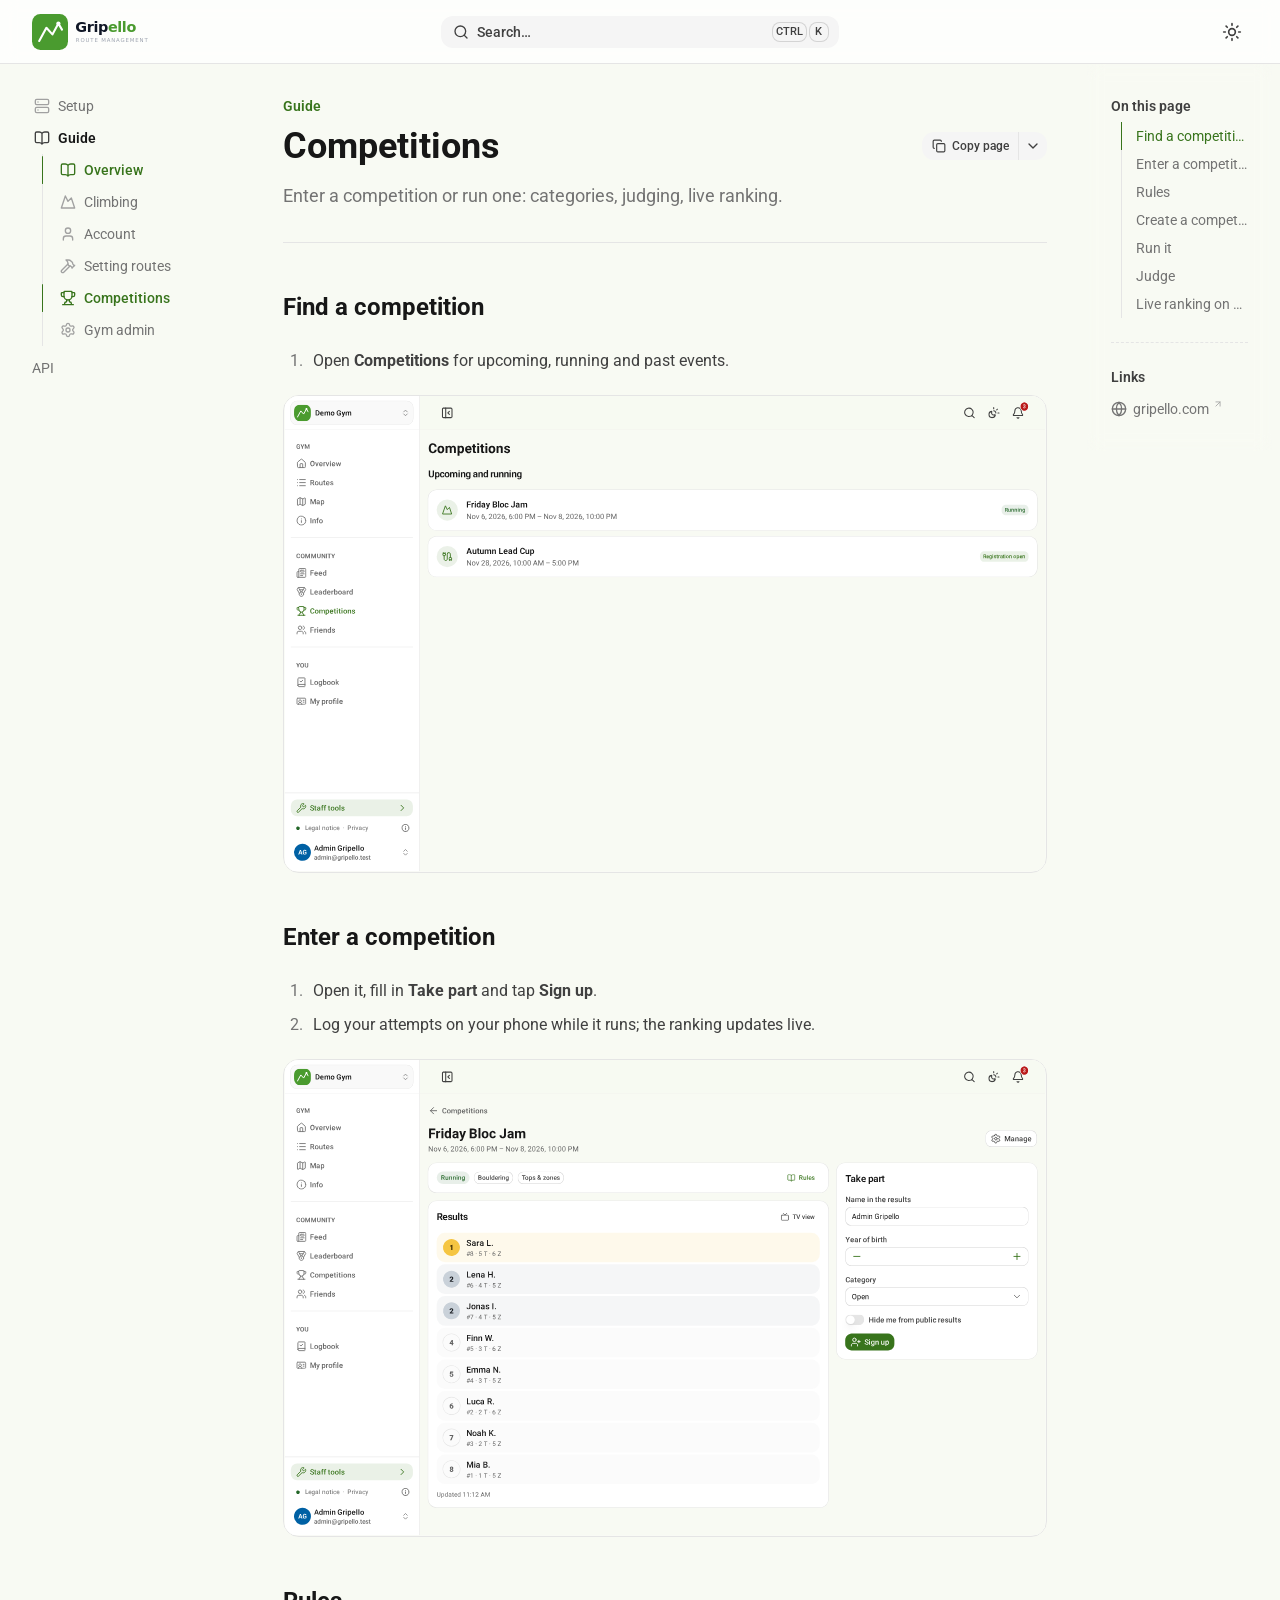
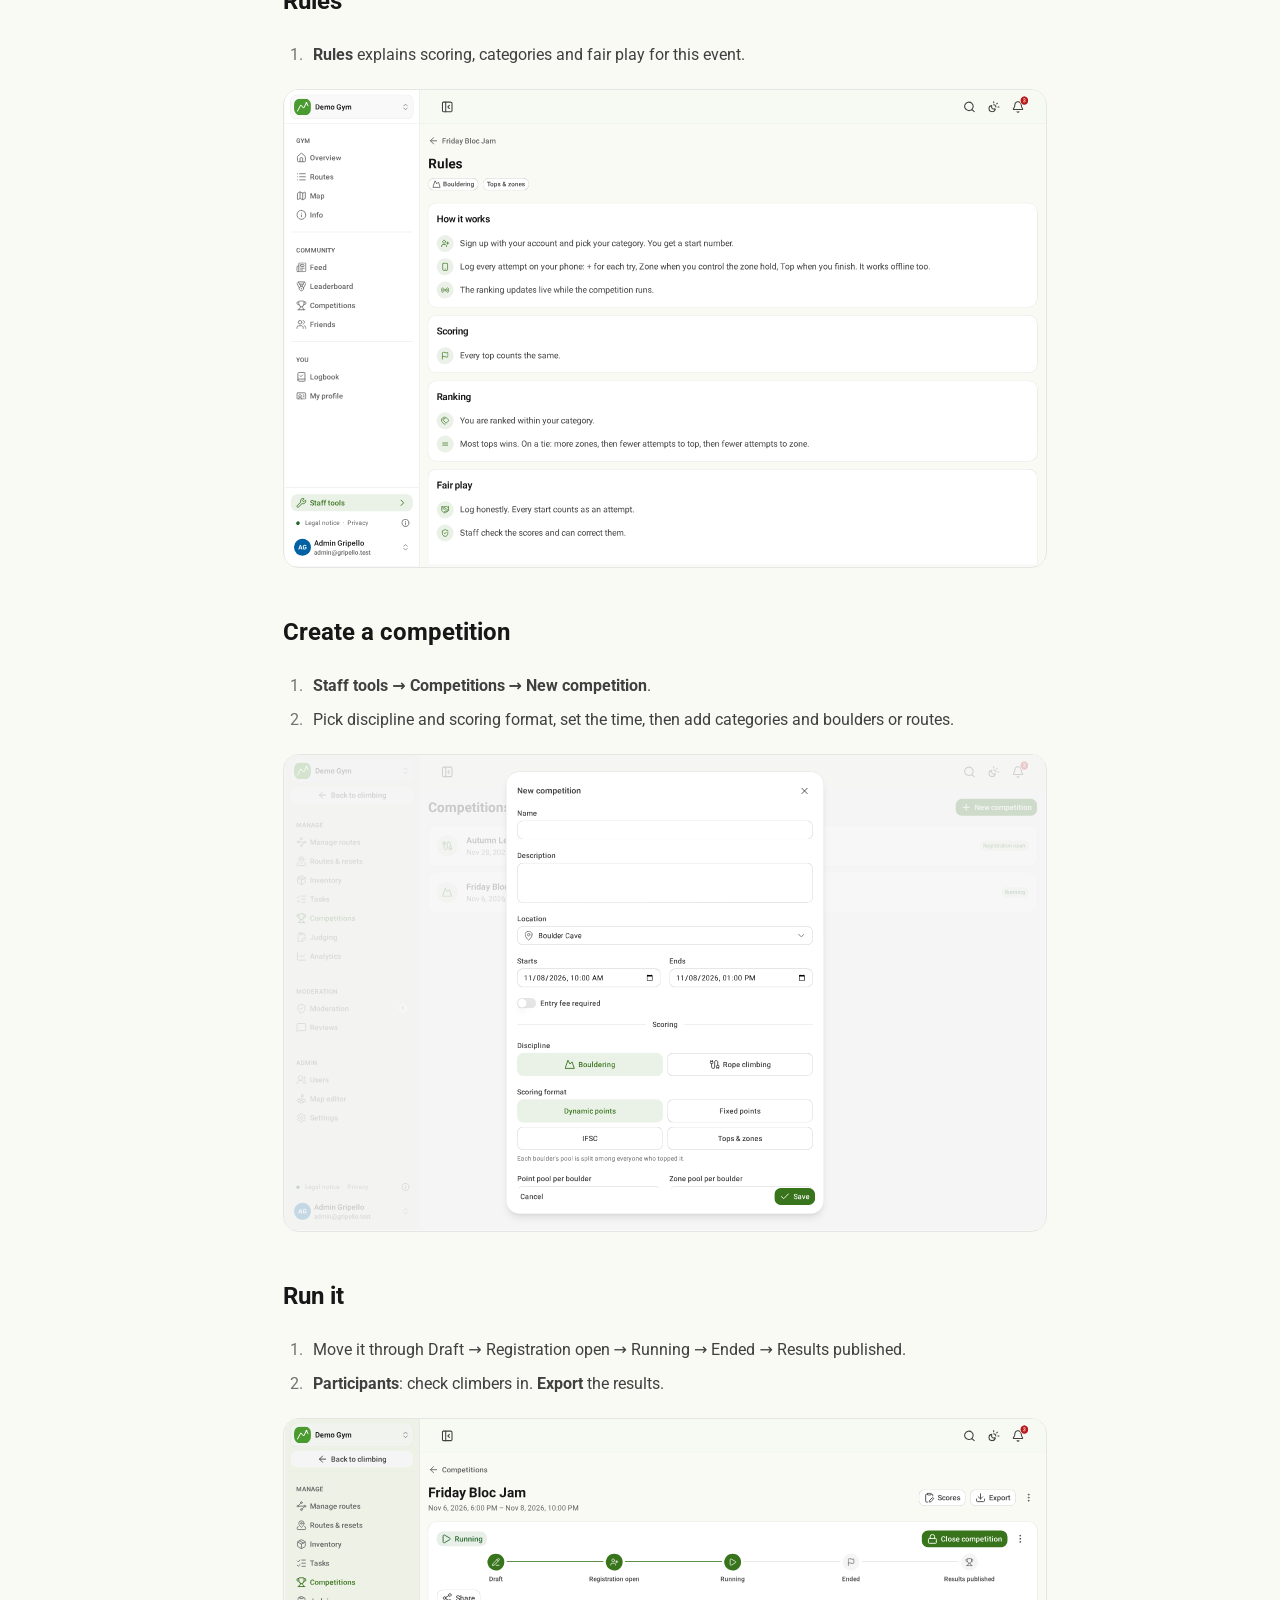
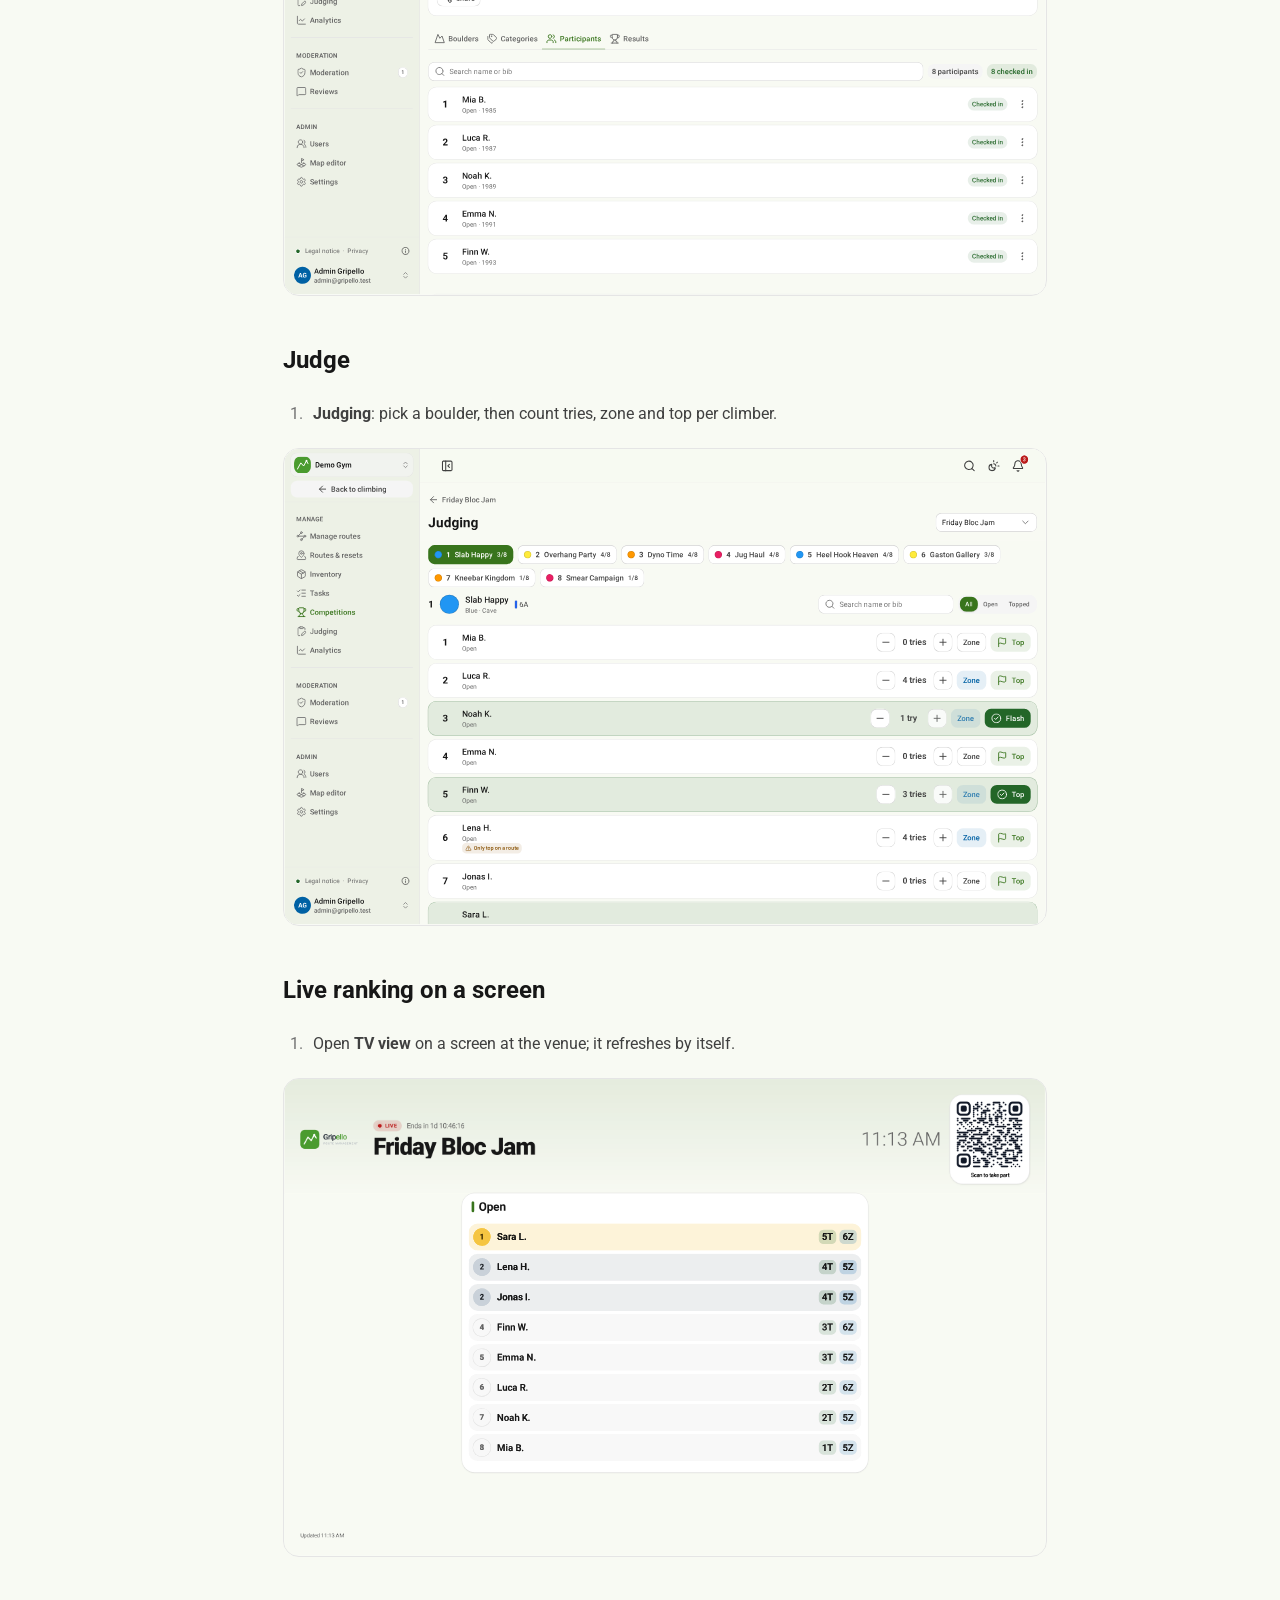
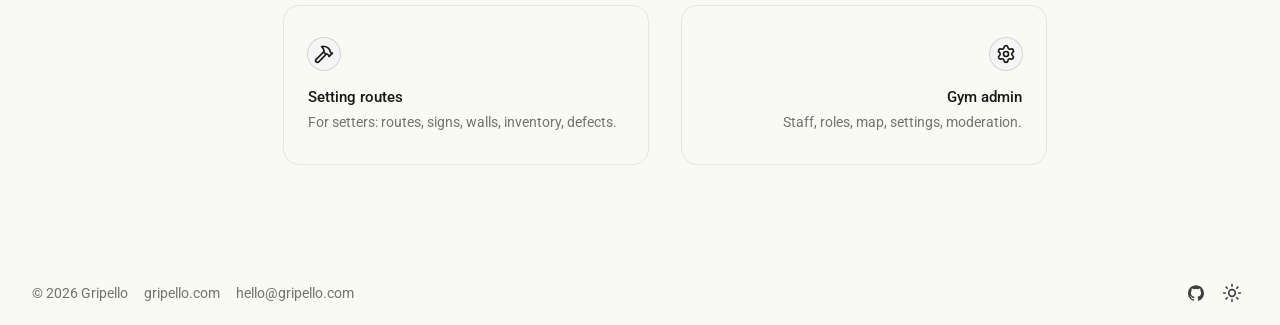
<file: guide/competitions.html>
<!DOCTYPE html><html  lang="en" dir="ltr"><head><meta charset="utf-8"><meta name="viewport" content="width=device-width, initial-scale=1"><title>Competitions - Gripello Docs</title><script type="importmap">{"imports":{"#entry":"/_nuxt/DOtg-4wA.js"}}</script><script data-hid="ui-kbd-macos">/Macintosh;/.test(navigator.userAgent)&&document.documentElement.classList.add('ui-macos')</script><style id="nuxt-ui-colors">@layer theme {
  :root, :host {
  --ui-color-primary-50: var(--color-green-50, oklch(98.2% 0.018 155.826));
  --ui-color-primary-100: var(--color-green-100, oklch(96.2% 0.044 156.743));
  --ui-color-primary-200: var(--color-green-200, oklch(92.5% 0.084 155.995));
  --ui-color-primary-300: var(--color-green-300, oklch(87.1% 0.15 154.449));
  --ui-color-primary-400: var(--color-green-400, oklch(79.2% 0.209 151.711));
  --ui-color-primary-500: var(--color-green-500, oklch(72.3% 0.219 149.579));
  --ui-color-primary-600: var(--color-green-600, oklch(62.7% 0.194 149.214));
  --ui-color-primary-700: var(--color-green-700, oklch(52.7% 0.154 150.069));
  --ui-color-primary-800: var(--color-green-800, oklch(44.8% 0.119 151.328));
  --ui-color-primary-900: var(--color-green-900, oklch(39.3% 0.095 152.535));
  --ui-color-primary-950: var(--color-green-950, oklch(26.6% 0.065 152.934));
  --ui-color-secondary-50: var(--color-blue-50, oklch(97% 0.014 254.604));
  --ui-color-secondary-100: var(--color-blue-100, oklch(93.2% 0.032 255.585));
  --ui-color-secondary-200: var(--color-blue-200, oklch(88.2% 0.059 254.128));
  --ui-color-secondary-300: var(--color-blue-300, oklch(80.9% 0.105 251.813));
  --ui-color-secondary-400: var(--color-blue-400, oklch(70.7% 0.165 254.624));
  --ui-color-secondary-500: var(--color-blue-500, oklch(62.3% 0.214 259.815));
  --ui-color-secondary-600: var(--color-blue-600, oklch(54.6% 0.245 262.881));
  --ui-color-secondary-700: var(--color-blue-700, oklch(48.8% 0.243 264.376));
  --ui-color-secondary-800: var(--color-blue-800, oklch(42.4% 0.199 265.638));
  --ui-color-secondary-900: var(--color-blue-900, oklch(37.9% 0.146 265.522));
  --ui-color-secondary-950: var(--color-blue-950, oklch(28.2% 0.091 267.935));
  --ui-color-success-50: var(--color-green-50, oklch(98.2% 0.018 155.826));
  --ui-color-success-100: var(--color-green-100, oklch(96.2% 0.044 156.743));
  --ui-color-success-200: var(--color-green-200, oklch(92.5% 0.084 155.995));
  --ui-color-success-300: var(--color-green-300, oklch(87.1% 0.15 154.449));
  --ui-color-success-400: var(--color-green-400, oklch(79.2% 0.209 151.711));
  --ui-color-success-500: var(--color-green-500, oklch(72.3% 0.219 149.579));
  --ui-color-success-600: var(--color-green-600, oklch(62.7% 0.194 149.214));
  --ui-color-success-700: var(--color-green-700, oklch(52.7% 0.154 150.069));
  --ui-color-success-800: var(--color-green-800, oklch(44.8% 0.119 151.328));
  --ui-color-success-900: var(--color-green-900, oklch(39.3% 0.095 152.535));
  --ui-color-success-950: var(--color-green-950, oklch(26.6% 0.065 152.934));
  --ui-color-info-50: var(--color-blue-50, oklch(97% 0.014 254.604));
  --ui-color-info-100: var(--color-blue-100, oklch(93.2% 0.032 255.585));
  --ui-color-info-200: var(--color-blue-200, oklch(88.2% 0.059 254.128));
  --ui-color-info-300: var(--color-blue-300, oklch(80.9% 0.105 251.813));
  --ui-color-info-400: var(--color-blue-400, oklch(70.7% 0.165 254.624));
  --ui-color-info-500: var(--color-blue-500, oklch(62.3% 0.214 259.815));
  --ui-color-info-600: var(--color-blue-600, oklch(54.6% 0.245 262.881));
  --ui-color-info-700: var(--color-blue-700, oklch(48.8% 0.243 264.376));
  --ui-color-info-800: var(--color-blue-800, oklch(42.4% 0.199 265.638));
  --ui-color-info-900: var(--color-blue-900, oklch(37.9% 0.146 265.522));
  --ui-color-info-950: var(--color-blue-950, oklch(28.2% 0.091 267.935));
  --ui-color-warning-50: var(--color-yellow-50, oklch(98.7% 0.026 102.212));
  --ui-color-warning-100: var(--color-yellow-100, oklch(97.3% 0.071 103.193));
  --ui-color-warning-200: var(--color-yellow-200, oklch(94.5% 0.129 101.54));
  --ui-color-warning-300: var(--color-yellow-300, oklch(90.5% 0.182 98.111));
  --ui-color-warning-400: var(--color-yellow-400, oklch(85.2% 0.199 91.936));
  --ui-color-warning-500: var(--color-yellow-500, oklch(79.5% 0.184 86.047));
  --ui-color-warning-600: var(--color-yellow-600, oklch(68.1% 0.162 75.834));
  --ui-color-warning-700: var(--color-yellow-700, oklch(55.4% 0.135 66.442));
  --ui-color-warning-800: var(--color-yellow-800, oklch(47.6% 0.114 61.907));
  --ui-color-warning-900: var(--color-yellow-900, oklch(42.1% 0.095 57.708));
  --ui-color-warning-950: var(--color-yellow-950, oklch(28.6% 0.066 53.813));
  --ui-color-error-50: var(--color-red-50, oklch(97.1% 0.013 17.38));
  --ui-color-error-100: var(--color-red-100, oklch(93.6% 0.032 17.717));
  --ui-color-error-200: var(--color-red-200, oklch(88.5% 0.062 18.334));
  --ui-color-error-300: var(--color-red-300, oklch(80.8% 0.114 19.571));
  --ui-color-error-400: var(--color-red-400, oklch(70.4% 0.191 22.216));
  --ui-color-error-500: var(--color-red-500, oklch(63.7% 0.237 25.331));
  --ui-color-error-600: var(--color-red-600, oklch(57.7% 0.245 27.325));
  --ui-color-error-700: var(--color-red-700, oklch(50.5% 0.213 27.518));
  --ui-color-error-800: var(--color-red-800, oklch(44.4% 0.177 26.899));
  --ui-color-error-900: var(--color-red-900, oklch(39.6% 0.141 25.723));
  --ui-color-error-950: var(--color-red-950, oklch(25.8% 0.092 26.042));
  --ui-color-neutral-50: var(--color-old-neutral-50, oklch(98.5% 0 none));
  --ui-color-neutral-100: var(--color-old-neutral-100, oklch(97% 0 none));
  --ui-color-neutral-200: var(--color-old-neutral-200, oklch(92.2% 0 none));
  --ui-color-neutral-300: var(--color-old-neutral-300, oklch(87% 0 none));
  --ui-color-neutral-400: var(--color-old-neutral-400, oklch(70.8% 0 none));
  --ui-color-neutral-500: var(--color-old-neutral-500, oklch(55.6% 0 none));
  --ui-color-neutral-600: var(--color-old-neutral-600, oklch(43.9% 0 none));
  --ui-color-neutral-700: var(--color-old-neutral-700, oklch(37.1% 0 none));
  --ui-color-neutral-800: var(--color-old-neutral-800, oklch(26.9% 0 none));
  --ui-color-neutral-900: var(--color-old-neutral-900, oklch(20.5% 0 none));
  --ui-color-neutral-950: var(--color-old-neutral-950, oklch(14.5% 0 none));
  }
  :root, :host, .light {
  --ui-primary: var(--ui-color-primary-500);
  --ui-secondary: var(--ui-color-secondary-500);
  --ui-success: var(--ui-color-success-500);
  --ui-info: var(--ui-color-info-500);
  --ui-warning: var(--ui-color-warning-500);
  --ui-error: var(--ui-color-error-500);
  }
  .dark {
  --ui-primary: var(--ui-color-primary-400);
  --ui-secondary: var(--ui-color-secondary-400);
  --ui-success: var(--ui-color-success-400);
  --ui-info: var(--ui-color-info-400);
  --ui-warning: var(--ui-color-warning-400);
  --ui-error: var(--ui-color-error-400);
  }
}</style><style>@media (width>=1024px){.docus-sub-header{--ui-header-height:112px}}</style><link rel="stylesheet" href="/_nuxt/entry.BHWk5gE4.css" crossorigin><style>@layer base {:where(.i-lucide\:arrow-up-right){display:inline-block;width:1em;height:1em;background-color:currentColor;-webkit-mask-image:var(--svg);mask-image:var(--svg);-webkit-mask-repeat:no-repeat;mask-repeat:no-repeat;-webkit-mask-size:100% 100%;mask-size:100% 100%;--svg:url("data:image/svg+xml,%3Csvg xmlns='http://www.w3.org/2000/svg' viewBox='0 0 24 24' width='24' height='24'%3E%3Cpath fill='none' stroke='black' stroke-linecap='round' stroke-linejoin='round' stroke-width='2' d='M7 7h10v10M7 17L17 7'/%3E%3C/svg%3E")}:where(.i-lucide\:book-open){display:inline-block;width:1em;height:1em;background-color:currentColor;-webkit-mask-image:var(--svg);mask-image:var(--svg);-webkit-mask-repeat:no-repeat;mask-repeat:no-repeat;-webkit-mask-size:100% 100%;mask-size:100% 100%;--svg:url("data:image/svg+xml,%3Csvg xmlns='http://www.w3.org/2000/svg' viewBox='0 0 24 24' width='24' height='24'%3E%3Cpath fill='none' stroke='black' stroke-linecap='round' stroke-linejoin='round' stroke-width='2' d='M12 5v16m8.001-2A2 2 0 0 0 22 17V5a2 2 0 0 0-1.999-2L16 3.002A5 5 0 0 0 12 5a5 5 0 0 0-4-2H4a2 2 0 0 0-2 2v12a2 2 0 0 0 1.999 2H8a5 5 0 0 1 4 2a5 5 0 0 1 4-2z'/%3E%3C/svg%3E")}:where(.i-lucide\:chevron-down){display:inline-block;width:1em;height:1em;background-color:currentColor;-webkit-mask-image:var(--svg);mask-image:var(--svg);-webkit-mask-repeat:no-repeat;mask-repeat:no-repeat;-webkit-mask-size:100% 100%;mask-size:100% 100%;--svg:url("data:image/svg+xml,%3Csvg xmlns='http://www.w3.org/2000/svg' viewBox='0 0 24 24' width='24' height='24'%3E%3Cpath fill='none' stroke='black' stroke-linecap='round' stroke-linejoin='round' stroke-width='2' d='m6 9l6 6l6-6'/%3E%3C/svg%3E")}:where(.i-lucide\:copy){display:inline-block;width:1em;height:1em;background-color:currentColor;-webkit-mask-image:var(--svg);mask-image:var(--svg);-webkit-mask-repeat:no-repeat;mask-repeat:no-repeat;-webkit-mask-size:100% 100%;mask-size:100% 100%;--svg:url("data:image/svg+xml,%3Csvg xmlns='http://www.w3.org/2000/svg' viewBox='0 0 24 24' width='24' height='24'%3E%3Cg fill='none' stroke='black' stroke-linecap='round' stroke-linejoin='round' stroke-width='2'%3E%3Crect width='14' height='14' x='8' y='8' rx='2' ry='2'/%3E%3Cpath d='M4 16c-1.1 0-2-.9-2-2V4c0-1.1.9-2 2-2h10c1.1 0 2 .9 2 2'/%3E%3C/g%3E%3C/svg%3E")}:where(.i-lucide\:globe){display:inline-block;width:1em;height:1em;background-color:currentColor;-webkit-mask-image:var(--svg);mask-image:var(--svg);-webkit-mask-repeat:no-repeat;mask-repeat:no-repeat;-webkit-mask-size:100% 100%;mask-size:100% 100%;--svg:url("data:image/svg+xml,%3Csvg xmlns='http://www.w3.org/2000/svg' viewBox='0 0 24 24' width='24' height='24'%3E%3Cg fill='none' stroke='black' stroke-linecap='round' stroke-linejoin='round' stroke-width='2'%3E%3Ccircle cx='12' cy='12' r='10'/%3E%3Cpath d='M12 2a14.5 14.5 0 0 0 0 20a14.5 14.5 0 0 0 0-20M2 12h20'/%3E%3C/g%3E%3C/svg%3E")}:where(.i-lucide\:hammer){display:inline-block;width:1em;height:1em;background-color:currentColor;-webkit-mask-image:var(--svg);mask-image:var(--svg);-webkit-mask-repeat:no-repeat;mask-repeat:no-repeat;-webkit-mask-size:100% 100%;mask-size:100% 100%;--svg:url("data:image/svg+xml,%3Csvg xmlns='http://www.w3.org/2000/svg' viewBox='0 0 24 24' width='24' height='24'%3E%3Cg fill='none' stroke='black' stroke-linecap='round' stroke-linejoin='round' stroke-width='2'%3E%3Cpath d='m15 12l-9.373 9.373a1 1 0 0 1-3.001-3L12 9m6 6l4-4'/%3E%3Cpath d='m21.5 11.5l-1.914-1.914A2 2 0 0 1 19 8.172v-.344a2 2 0 0 0-.586-1.414l-1.657-1.657A6 6 0 0 0 12.516 3H9l1.243 1.243A6 6 0 0 1 12 8.485V10l2 2h1.172a2 2 0 0 1 1.414.586L18.5 14.5'/%3E%3C/g%3E%3C/svg%3E")}:where(.i-lucide\:hash){display:inline-block;width:1em;height:1em;background-color:currentColor;-webkit-mask-image:var(--svg);mask-image:var(--svg);-webkit-mask-repeat:no-repeat;mask-repeat:no-repeat;-webkit-mask-size:100% 100%;mask-size:100% 100%;--svg:url("data:image/svg+xml,%3Csvg xmlns='http://www.w3.org/2000/svg' viewBox='0 0 24 24' width='24' height='24'%3E%3Cpath fill='none' stroke='black' stroke-linecap='round' stroke-linejoin='round' stroke-width='2' d='M4 9h16M4 15h16M10 3L8 21m8-18l-2 18'/%3E%3C/svg%3E")}:where(.i-lucide\:moon){display:inline-block;width:1em;height:1em;background-color:currentColor;-webkit-mask-image:var(--svg);mask-image:var(--svg);-webkit-mask-repeat:no-repeat;mask-repeat:no-repeat;-webkit-mask-size:100% 100%;mask-size:100% 100%;--svg:url("data:image/svg+xml,%3Csvg xmlns='http://www.w3.org/2000/svg' viewBox='0 0 24 24' width='24' height='24'%3E%3Cpath fill='none' stroke='black' stroke-linecap='round' stroke-linejoin='round' stroke-width='2' d='M20.985 12.486a9 9 0 1 1-9.473-9.472c.405-.022.617.46.402.803a6 6 0 0 0 8.268 8.268c.344-.215.825-.004.803.401'/%3E%3C/svg%3E")}:where(.i-lucide\:mountain){display:inline-block;width:1em;height:1em;background-color:currentColor;-webkit-mask-image:var(--svg);mask-image:var(--svg);-webkit-mask-repeat:no-repeat;mask-repeat:no-repeat;-webkit-mask-size:100% 100%;mask-size:100% 100%;--svg:url("data:image/svg+xml,%3Csvg xmlns='http://www.w3.org/2000/svg' viewBox='0 0 24 24' width='24' height='24'%3E%3Cpath fill='none' stroke='black' stroke-linecap='round' stroke-linejoin='round' stroke-width='2' d='m8 3l4 8l5-5l5 15H2z'/%3E%3C/svg%3E")}:where(.i-lucide\:search){display:inline-block;width:1em;height:1em;background-color:currentColor;-webkit-mask-image:var(--svg);mask-image:var(--svg);-webkit-mask-repeat:no-repeat;mask-repeat:no-repeat;-webkit-mask-size:100% 100%;mask-size:100% 100%;--svg:url("data:image/svg+xml,%3Csvg xmlns='http://www.w3.org/2000/svg' viewBox='0 0 24 24' width='24' height='24'%3E%3Cg fill='none' stroke='black' stroke-linecap='round' stroke-linejoin='round' stroke-width='2'%3E%3Cpath d='m21 21l-4.34-4.34'/%3E%3Ccircle cx='11' cy='11' r='8'/%3E%3C/g%3E%3C/svg%3E")}:where(.i-lucide\:server){display:inline-block;width:1em;height:1em;background-color:currentColor;-webkit-mask-image:var(--svg);mask-image:var(--svg);-webkit-mask-repeat:no-repeat;mask-repeat:no-repeat;-webkit-mask-size:100% 100%;mask-size:100% 100%;--svg:url("data:image/svg+xml,%3Csvg xmlns='http://www.w3.org/2000/svg' viewBox='0 0 24 24' width='24' height='24'%3E%3Cg fill='none' stroke='black' stroke-linecap='round' stroke-linejoin='round' stroke-width='2'%3E%3Crect width='20' height='8' x='2' y='2' rx='2' ry='2'/%3E%3Crect width='20' height='8' x='2' y='14' rx='2' ry='2'/%3E%3Cpath d='M6 6h.01M6 18h.01'/%3E%3C/g%3E%3C/svg%3E")}:where(.i-lucide\:settings){display:inline-block;width:1em;height:1em;background-color:currentColor;-webkit-mask-image:var(--svg);mask-image:var(--svg);-webkit-mask-repeat:no-repeat;mask-repeat:no-repeat;-webkit-mask-size:100% 100%;mask-size:100% 100%;--svg:url("data:image/svg+xml,%3Csvg xmlns='http://www.w3.org/2000/svg' viewBox='0 0 24 24' width='24' height='24'%3E%3Cg fill='none' stroke='black' stroke-linecap='round' stroke-linejoin='round' stroke-width='2'%3E%3Cpath d='M9.671 4.136a2.34 2.34 0 0 1 4.659 0a2.34 2.34 0 0 0 3.319 1.915a2.34 2.34 0 0 1 2.33 4.033a2.34 2.34 0 0 0 0 3.831a2.34 2.34 0 0 1-2.33 4.033a2.34 2.34 0 0 0-3.319 1.915a2.34 2.34 0 0 1-4.659 0a2.34 2.34 0 0 0-3.32-1.915a2.34 2.34 0 0 1-2.33-4.033a2.34 2.34 0 0 0 0-3.831A2.34 2.34 0 0 1 6.35 6.051a2.34 2.34 0 0 0 3.319-1.915'/%3E%3Ccircle cx='12' cy='12' r='3'/%3E%3C/g%3E%3C/svg%3E")}:where(.i-lucide\:sun){display:inline-block;width:1em;height:1em;background-color:currentColor;-webkit-mask-image:var(--svg);mask-image:var(--svg);-webkit-mask-repeat:no-repeat;mask-repeat:no-repeat;-webkit-mask-size:100% 100%;mask-size:100% 100%;--svg:url("data:image/svg+xml,%3Csvg xmlns='http://www.w3.org/2000/svg' viewBox='0 0 24 24' width='24' height='24'%3E%3Cg fill='none' stroke='black' stroke-linecap='round' stroke-linejoin='round' stroke-width='2'%3E%3Ccircle cx='12' cy='12' r='4'/%3E%3Cpath d='M12 2v2m0 16v2M4.93 4.93l1.41 1.41m11.32 11.32l1.41 1.41M2 12h2m16 0h2M6.34 17.66l-1.41 1.41M19.07 4.93l-1.41 1.41'/%3E%3C/g%3E%3C/svg%3E")}:where(.i-lucide\:trophy){display:inline-block;width:1em;height:1em;background-color:currentColor;-webkit-mask-image:var(--svg);mask-image:var(--svg);-webkit-mask-repeat:no-repeat;mask-repeat:no-repeat;-webkit-mask-size:100% 100%;mask-size:100% 100%;--svg:url("data:image/svg+xml,%3Csvg xmlns='http://www.w3.org/2000/svg' viewBox='0 0 24 24' width='24' height='24'%3E%3Cg fill='none' stroke='black' stroke-linecap='round' stroke-linejoin='round' stroke-width='2'%3E%3Cpath d='M10 14.66V17a1 1 0 0 1-1 1a2 2 0 0 0-2 2v2m7-7.34V17a1 1 0 0 0 1 1a2 2 0 0 1 2 2v2m.916-12H19.5A2.5 2.5 0 0 0 22 7.5V5a1 1 0 0 0-1-1h-3M4 22h16'/%3E%3Cpath d='M6 9a6 6 0 0 0 12 0V3a1 1 0 0 0-1-1H7a1 1 0 0 0-1 1z'/%3E%3Cpath d='M6.084 10H4.5A2.5 2.5 0 0 1 2 7.5V5a1 1 0 0 1 1-1h3'/%3E%3C/g%3E%3C/svg%3E")}:where(.i-lucide\:user){display:inline-block;width:1em;height:1em;background-color:currentColor;-webkit-mask-image:var(--svg);mask-image:var(--svg);-webkit-mask-repeat:no-repeat;mask-repeat:no-repeat;-webkit-mask-size:100% 100%;mask-size:100% 100%;--svg:url("data:image/svg+xml,%3Csvg xmlns='http://www.w3.org/2000/svg' viewBox='0 0 24 24' width='24' height='24'%3E%3Cg fill='none' stroke='black' stroke-linecap='round' stroke-linejoin='round' stroke-width='2'%3E%3Cpath d='M19 21v-2a4 4 0 0 0-4-4H9a4 4 0 0 0-4 4v2'/%3E%3Ccircle cx='12' cy='7' r='4'/%3E%3C/g%3E%3C/svg%3E")}:where(.i-simple-icons\:github){display:inline-block;width:1em;height:1em;background-color:currentColor;-webkit-mask-image:var(--svg);mask-image:var(--svg);-webkit-mask-repeat:no-repeat;mask-repeat:no-repeat;-webkit-mask-size:100% 100%;mask-size:100% 100%;--svg:url("data:image/svg+xml,%3Csvg xmlns='http://www.w3.org/2000/svg' viewBox='0 0 24 24' width='24' height='24'%3E%3Cpath fill='black' d='M12 .297c-6.63 0-12 5.373-12 12c0 5.303 3.438 9.8 8.205 11.385c.6.113.82-.258.82-.577c0-.285-.01-1.04-.015-2.04c-3.338.724-4.042-1.61-4.042-1.61C4.422 18.07 3.633 17.7 3.633 17.7c-1.087-.744.084-.729.084-.729c1.205.084 1.838 1.236 1.838 1.236c1.07 1.835 2.809 1.305 3.495.998c.108-.776.417-1.305.76-1.605c-2.665-.3-5.466-1.332-5.466-5.93c0-1.31.465-2.38 1.235-3.22c-.135-.303-.54-1.523.105-3.176c0 0 1.005-.322 3.3 1.23c.96-.267 1.98-.399 3-.405c1.02.006 2.04.138 3 .405c2.28-1.552 3.285-1.23 3.285-1.23c.645 1.653.24 2.873.12 3.176c.765.84 1.23 1.91 1.23 3.22c0 4.61-2.805 5.625-5.475 5.92c.42.36.81 1.096.81 2.22c0 1.606-.015 2.896-.015 3.286c0 .315.21.69.825.57C20.565 22.092 24 17.592 24 12.297c0-6.627-5.373-12-12-12'/%3E%3C/svg%3E")}}</style><link rel="preload" as="fetch" crossorigin="anonymous" href="/guide/competitions/_payload.json?_b=1859aa66-6e9c-4480-9c5b-5d3562c164d2"><link rel="modulepreload" as="script" crossorigin href="/_nuxt/DOtg-4wA.js"><link rel="modulepreload" as="script" crossorigin href="/_nuxt/CrnkIQ2P.js"><link rel="modulepreload" as="script" crossorigin href="/_nuxt/COlnRzsE.js"><link rel="modulepreload" as="script" crossorigin href="/_nuxt/JzX3PgE_.js"><link rel="modulepreload" as="script" crossorigin href="/_nuxt/C5Q-TMS8.js"><link rel="modulepreload" as="script" crossorigin href="/_nuxt/CH-Kopkc.js"><link rel="modulepreload" as="script" crossorigin href="/_nuxt/BW3xJdEx.js"><link rel="modulepreload" as="script" crossorigin href="/_nuxt/BnDTbt6S.js"><link rel="modulepreload" as="script" crossorigin href="/_nuxt/B3QO-XfH.js"><link rel="modulepreload" as="script" crossorigin href="/_nuxt/DGB3O9jL.js"><link rel="modulepreload" as="script" crossorigin href="/_nuxt/iMYtk8YK.js"><link rel="modulepreload" as="script" crossorigin href="/_nuxt/BnBw5x8r.js"><link rel="modulepreload" as="script" crossorigin href="/_nuxt/CRzLMJPS.js"><link rel="modulepreload" as="script" crossorigin href="/_nuxt/B26sHK9Y.js"><link rel="modulepreload" as="script" crossorigin href="/_nuxt/D3jNjEhs.js"><link rel="modulepreload" as="script" crossorigin href="/_nuxt/CZKh-21j.js"><link rel="modulepreload" as="script" crossorigin href="/_nuxt/9ff7tocg.js"><link rel="modulepreload" as="script" crossorigin href="/_nuxt/D9zlBXE7.js"><link rel="modulepreload" as="script" crossorigin href="/_nuxt/Dt1vyuVa.js"><link rel="modulepreload" as="script" crossorigin href="/_nuxt/B-Lpnccl.js"><link rel="modulepreload" as="script" crossorigin href="/_nuxt/fl-HDN4K.js"><link rel="modulepreload" as="script" crossorigin href="/_nuxt/C-giRA4D.js"><link rel="modulepreload" as="script" crossorigin href="/_nuxt/B5ezq7Js.js"><link rel="modulepreload" as="script" crossorigin href="/_nuxt/Buwos42G.js"><link rel="modulepreload" as="script" crossorigin href="/_nuxt/Ob7TwdTF.js"><link rel="modulepreload" as="script" crossorigin href="/_nuxt/Jjt6gQjS.js"><link rel="modulepreload" as="script" crossorigin href="/_nuxt/ButnCTRO.js"><link rel="modulepreload" as="script" crossorigin href="/_nuxt/DoaTxq2X.js"><link rel="modulepreload" as="script" crossorigin href="/_nuxt/C9uYwxXv.js"><link rel="modulepreload" as="script" crossorigin href="/_nuxt/HJZ0Lrab.js"><link rel="modulepreload" as="script" crossorigin href="/_nuxt/DIVzDQWU.js"><link rel="modulepreload" as="script" crossorigin href="/_nuxt/BU0yoZ_A.js"><link rel="modulepreload" as="script" crossorigin href="/_nuxt/BDgPoOGI.js"><link rel="modulepreload" as="script" crossorigin href="/_nuxt/CULEe8KY.js"><link rel="modulepreload" as="script" crossorigin href="/_nuxt/BY4X7Etp.js"><link rel="modulepreload" as="script" crossorigin href="/_nuxt/Ly2VzkMB.js"><link rel="modulepreload" as="script" crossorigin href="/_nuxt/93AlAkQM.js"><link rel="modulepreload" as="script" crossorigin href="/_nuxt/C9SIl4Wx.js"><link rel="modulepreload" as="script" crossorigin href="/_nuxt/BHZGoqka.js"><link rel="modulepreload" as="script" crossorigin href="/_nuxt/Dm9tEfUZ.js"><link rel="modulepreload" as="script" crossorigin href="/_nuxt/DWEoD8ZB.js"><link rel="modulepreload" as="script" crossorigin href="/_nuxt/Bng2rRDf.js"><link rel="modulepreload" as="script" crossorigin href="/_nuxt/CFNBzR5c.js"><link rel="modulepreload" as="script" crossorigin href="/_nuxt/DhtaD9_m.js"><link rel="modulepreload" as="script" crossorigin href="/_nuxt/Blx4YTsr.js"><link rel="modulepreload" as="script" crossorigin href="/_nuxt/LczgkNfS.js"><link rel="modulepreload" as="script" crossorigin href="/_nuxt/ByK4gNnM.js"><link rel="modulepreload" as="script" crossorigin href="/_nuxt/BiOgYlwN.js"><link rel="modulepreload" as="script" crossorigin href="/_nuxt/Dlc9DRtA.js"><link rel="modulepreload" as="script" crossorigin href="/_nuxt/DzQGYy8z.js"><link rel="modulepreload" as="script" crossorigin href="/_nuxt/CSUjsW3l.js"><link rel="modulepreload" as="script" crossorigin href="/_nuxt/DHihWhf5.js"><link rel="modulepreload" as="script" crossorigin href="/_nuxt/DQCLPyYY.js"><link rel="modulepreload" as="script" crossorigin href="/_nuxt/BbLxOQa8.js"><link rel="modulepreload" as="script" crossorigin href="/_nuxt/BHWjSWO2.js"><link rel="modulepreload" as="script" crossorigin href="/_nuxt/CJ80Q6zU.js"><link rel="modulepreload" as="script" crossorigin href="/_nuxt/DrTINZOk.js"><link rel="modulepreload" as="script" crossorigin href="/_nuxt/BZVBdw98.js"><link rel="modulepreload" as="script" crossorigin href="/_nuxt/BB6NaRqv.js"><link rel="modulepreload" as="script" crossorigin href="/_nuxt/DOVquImQ.js"><link rel="modulepreload" as="script" crossorigin href="/_nuxt/CT-2QEpo.js"><link rel="modulepreload" as="script" crossorigin href="/_nuxt/aPp2tgYJ.js"><link rel="modulepreload" as="script" crossorigin href="/_nuxt/DFWqTBTM.js"><link rel="modulepreload" as="script" crossorigin href="/_nuxt/BNaVOLXp.js"><link rel="modulepreload" as="script" crossorigin href="/_nuxt/KRjNsabk.js"><script type="module" src="/_nuxt/DOtg-4wA.js" crossorigin></script><link rel="prefetch" as="script" crossorigin href="/_nuxt/DGfK9SVQ.js"><link rel="prefetch" as="script" crossorigin href="/_nuxt/CaYfVIq5.js"><link rel="prefetch" as="script" crossorigin href="/_nuxt/Dfw7zRzk.js"><link rel="prefetch" as="script" crossorigin href="/_nuxt/Dl4hthbe.js"><link rel="prefetch" as="script" crossorigin href="/_nuxt/c0fIABh6.js"><link rel="prefetch" as="script" crossorigin href="/_nuxt/oDcWNZ6i.js"><link rel="prefetch" as="script" crossorigin href="/_nuxt/DpWev39O.js"><link rel="prefetch" as="script" crossorigin href="/_nuxt/004yip3W.js"><link rel="prefetch" as="script" crossorigin href="/_nuxt/lXm2UH6-.js"><link rel="prefetch" as="script" crossorigin href="/_nuxt/zHU-kgrs.js"><link rel="prefetch" as="script" crossorigin href="/_nuxt/MpRDfc8Q.js"><link rel="prefetch" as="script" crossorigin href="/_nuxt/DmZqGdZy.js"><link rel="prefetch" as="script" crossorigin href="/_nuxt/qPBQJZ6U.js"><link rel="prefetch" as="script" crossorigin href="/_nuxt/BL3JT9v4.js"><link rel="prefetch" as="script" crossorigin href="/_nuxt/JxFRJ3KH.js"><link rel="prefetch" as="script" crossorigin href="/_nuxt/BTpNYTj4.js"><link rel="prefetch" as="script" crossorigin href="/_nuxt/CRcR5kk-.js"><link rel="prefetch" as="script" crossorigin href="/_nuxt/CL3HjiT_.js"><link rel="prefetch" as="script" crossorigin href="/_nuxt/D9brmktt.js"><link rel="prefetch" as="script" crossorigin href="/_nuxt/CLtsa_KB.js"><link rel="prefetch" as="script" crossorigin href="/_nuxt/BdNJyn4A.js"><link rel="prefetch" as="script" crossorigin href="/_nuxt/Zw5vK1_W.js"><link rel="prefetch" as="script" crossorigin href="/_nuxt/Dygsog1d.js"><link rel="prefetch" as="script" crossorigin href="/_nuxt/DOBhjnAh.js"><link rel="prefetch" as="script" crossorigin href="/_nuxt/B7T6SXfx.js"><link rel="prefetch" as="script" crossorigin href="/_nuxt/DwSA0h4F.js"><link rel="prefetch" as="script" crossorigin href="/_nuxt/DSSklukQ.js"><link rel="prefetch" as="script" crossorigin href="/_nuxt/DKRWKjSc.js"><link rel="prefetch" as="script" crossorigin href="/_nuxt/D0VBsg2C.js"><link rel="prefetch" as="script" crossorigin href="/_nuxt/DDWQbIcC.js"><link rel="prefetch" as="script" crossorigin href="/_nuxt/CVQvfMWY.js"><link rel="prefetch" as="script" crossorigin href="/_nuxt/ByFT8dFC.js"><link rel="prefetch" as="script" crossorigin href="/_nuxt/CT6YvlYF.js"><link rel="prefetch" as="script" crossorigin href="/_nuxt/B_Ad7xoh.js"><link rel="prefetch" as="script" crossorigin href="/_nuxt/Ck6EwP4_.js"><link rel="prefetch" as="script" crossorigin href="/_nuxt/CYvSmbro.js"><link rel="prefetch" as="script" crossorigin href="/_nuxt/DPXP1N3a.js"><link rel="prefetch" as="script" crossorigin href="/_nuxt/Cj1jCuWD.js"><link rel="prefetch" as="script" crossorigin href="/_nuxt/C1ROHo7h.js"><link rel="prefetch" as="script" crossorigin href="/_nuxt/DWrYlMQQ.js"><link rel="prefetch" as="script" crossorigin href="/_nuxt/CiHUatg_.js"><link rel="prefetch" as="script" crossorigin href="/_nuxt/DLk_u9JP.js"><link rel="prefetch" as="script" crossorigin href="/_nuxt/CEoEnwst.js"><link rel="prefetch" as="script" crossorigin href="/_nuxt/DhSPeYiQ.js"><link rel="prefetch" as="script" crossorigin href="/_nuxt/CmY0Lz5B.js"><link rel="prefetch" as="script" crossorigin href="/_nuxt/D9MatVSs.js"><link rel="prefetch" as="script" crossorigin href="/_nuxt/3-s0tMeE.js"><link rel="prefetch" as="script" crossorigin href="/_nuxt/CSUmlgty.js"><link rel="prefetch" as="script" crossorigin href="/_nuxt/BFsBml3w.js"><link rel="prefetch" as="script" crossorigin href="/_nuxt/CssHGIHk.js"><link rel="prefetch" as="script" crossorigin href="/_nuxt/Dy6yP6Ib.js"><link rel="prefetch" as="script" crossorigin href="/_nuxt/Bq-8DTiF.js"><link rel="prefetch" as="script" crossorigin href="/_nuxt/voyWwacD.js"><link rel="prefetch" as="script" crossorigin href="/_nuxt/CY8Jowkf.js"><link rel="prefetch" as="script" crossorigin href="/_nuxt/CJYIfuPh.js"><link rel="prefetch" as="script" crossorigin href="/_nuxt/QDHW17ik.js"><link rel="prefetch" as="script" crossorigin href="/_nuxt/CKQharsZ.js"><link rel="prefetch" as="script" crossorigin href="/_nuxt/ChGzsrHM.js"><link rel="prefetch" as="script" crossorigin href="/_nuxt/CUGxagPN.js"><link rel="prefetch" as="script" crossorigin href="/_nuxt/DpJd2pPp.js"><link rel="prefetch" as="script" crossorigin href="/_nuxt/CP7CbMcG.js"><link rel="prefetch" as="script" crossorigin href="/_nuxt/BNvWxeaW.js"><link rel="prefetch" as="script" crossorigin href="/_nuxt/DC0u6BiL.js"><link rel="prefetch" as="script" crossorigin href="/_nuxt/BAp6K1AN.js"><link rel="prefetch" as="script" crossorigin href="/_nuxt/BP7iiU5b.js"><link rel="prefetch" as="script" crossorigin href="/_nuxt/DrlILdyu.js"><link rel="prefetch" as="script" crossorigin href="/_nuxt/DcY_7ayY.js"><link rel="prefetch" as="script" crossorigin href="/_nuxt/B_8X4bsE.js"><link rel="prefetch" as="script" crossorigin href="/_nuxt/2L_A8OSj.js"><link rel="prefetch" as="script" crossorigin href="/_nuxt/CX7wZ2Wp.js"><link rel="prefetch" as="script" crossorigin href="/_nuxt/DluX0uHf.js"><link rel="prefetch" as="script" crossorigin href="/_nuxt/DxpUXyeY.js"><link rel="prefetch" as="script" crossorigin href="/_nuxt/BMXo37YY.js"><link rel="prefetch" as="script" crossorigin href="/_nuxt/DnCggU4m.js"><link rel="prefetch" as="script" crossorigin href="/_nuxt/CLCql9b0.js"><link rel="prefetch" as="script" crossorigin href="/_nuxt/4IA8Fafp.js"><link rel="prefetch" as="script" crossorigin href="/_nuxt/DkWgZc5X.js"><link rel="prefetch" as="script" crossorigin href="/_nuxt/BgS4qDlF.js"><link rel="prefetch" as="script" crossorigin href="/_nuxt/CJnqkW_e.js"><link rel="prefetch" as="script" crossorigin href="/_nuxt/8oXjntdI.js"><link rel="prefetch" as="script" crossorigin href="/_nuxt/C4IiLdJj.js"><link rel="prefetch" as="script" crossorigin href="/_nuxt/qqT5m4X7.js"><link rel="prefetch" as="script" crossorigin href="/_nuxt/ME_0QlJx.js"><link rel="prefetch" as="script" crossorigin href="/_nuxt/CxR-WgJR.js"><link rel="prefetch" as="script" crossorigin href="/_nuxt/B81SfRrS.js"><link rel="prefetch" as="script" crossorigin href="/_nuxt/BYXDfh6c.js"><link rel="prefetch" as="script" crossorigin href="/_nuxt/Be--pjow.js"><link rel="prefetch" as="script" crossorigin href="/_nuxt/xaelGX2t.js"><link rel="prefetch" as="script" crossorigin href="/_nuxt/CWp-Qsq6.js"><link rel="prefetch" as="script" crossorigin href="/_nuxt/JxW_K25f.js"><link rel="prefetch" as="script" crossorigin href="/_nuxt/BkJurMDp.js"><link rel="prefetch" as="script" crossorigin href="/_nuxt/8vg8YThm.js"><link rel="prefetch" as="script" crossorigin href="/_nuxt/CFfqys0l.js"><link rel="prefetch" as="script" crossorigin href="/_nuxt/Xirt7_v6.js"><link rel="prefetch" as="script" crossorigin href="/_nuxt/Cw0iOhOE.js"><link rel="prefetch" as="script" crossorigin href="/_nuxt/DuuRAw0L.js"><link rel="prefetch" as="script" crossorigin href="/_nuxt/B3nyt8GX.js"><link rel="prefetch" as="script" crossorigin href="/_nuxt/Dgjmty44.js"><link rel="prefetch" as="script" crossorigin href="/_nuxt/DHI5-Emg.js"><link rel="prefetch" as="script" crossorigin href="/_nuxt/Bl-484Ba.js"><link rel="prefetch" as="script" crossorigin href="/_nuxt/DmnkJ3aV.js"><link rel="prefetch" as="script" crossorigin href="/_nuxt/CwdIM6Ws.js"><link rel="prefetch" as="script" crossorigin href="/_nuxt/e6ydd7n3.js"><link rel="prefetch" as="script" crossorigin href="/_nuxt/CChubtID.js"><link rel="prefetch" as="script" crossorigin href="/_nuxt/4NeWhKBq.js"><link rel="prefetch" as="script" crossorigin href="/_nuxt/DK7-xb5P.js"><link rel="prefetch" as="script" crossorigin href="/_nuxt/JyGXrVJ_.js"><link rel="prefetch" as="script" crossorigin href="/_nuxt/C1p8wNVC.js"><link rel="prefetch" as="script" crossorigin href="/_nuxt/Djt2dsao.js"><link rel="prefetch" as="script" crossorigin href="/_nuxt/BjBUJaiC.js"><link rel="prefetch" as="script" crossorigin href="/_nuxt/DWPnAFKJ.js"><link rel="prefetch" as="script" crossorigin href="/_nuxt/DylGJO3E.js"><link rel="prefetch" as="script" crossorigin href="/_nuxt/CeRp9svB.js"><link rel="prefetch" as="script" crossorigin href="/_nuxt/2YQ9COyj.js"><link rel="prefetch" as="script" crossorigin href="/_nuxt/BncAzyCI.js"><link rel="prefetch" as="script" crossorigin href="/_nuxt/ZQV96EIV.js"><link rel="prefetch" as="script" crossorigin href="/_nuxt/BzPukQzP.js"><link rel="prefetch" as="script" crossorigin href="/_nuxt/aldt6FqP.js"><link rel="prefetch" as="script" crossorigin href="/_nuxt/DIa29g8_.js"><link rel="prefetch" as="script" crossorigin href="/_nuxt/D1OBfqxv.js"><link rel="prefetch" as="script" crossorigin href="/_nuxt/DsdoRF2j.js"><link rel="prefetch" as="script" crossorigin href="/_nuxt/DDsFdJkZ.js"><link rel="prefetch" as="script" crossorigin href="/_nuxt/BWgtwYmu.js"><link rel="prefetch" as="script" crossorigin href="/_nuxt/nYIAm5n1.js"><meta name="twitter:card" content="summary_large_image"><meta name="twitter:image" content="https://docs.gripello.com/_og/s/o_85b57c908a914280.png"><meta property="og:image" content="https://docs.gripello.com/_og/s/o_85b57c908a914280.png"><meta property="og:image:type" content="image/png"><meta property="og:image:width" content="1200"><meta property="og:image:height" content="600"><meta name="robots" content="index, follow, max-image-preview:large, max-snippet:-1, max-video-preview:-1"><link rel="icon" href="/favicon.ico"><meta name="description" content="Enter a competition or run one: categories, judging, live ranking."><meta property="og:site_name" content="Gripello Docs"><meta property="og:title" content="Competitions"><meta property="og:description" content="Enter a competition or run one: categories, judging, live ranking."><meta property="og:type" content="article"><meta property="og:url" content="https://docs.gripello.com/guide/competitions"><link rel="canonical" href="https://docs.gripello.com/guide/competitions"><link rel="alternate" type="text/markdown" href="https://docs.gripello.com/guide/competitions.md"><script>"use strict";(()=>{const o=window,e=document.documentElement,c=["dark","light"],s=getStorageValue("localStorage","nuxt-color-mode")||"system";let r=s==="system"?f():s;const l=e.getAttribute("data-color-mode-forced");l&&(r=l),i(r),o["__NUXT_COLOR_MODE__"]={preference:s,value:r,getColorScheme:f,addColorScheme:i,removeColorScheme:d};function i(t){const a=""+t+"",n="";e.classList?e.classList.add(a):e.className+=" "+a,n&&e.setAttribute("data-"+n,t)}function d(t){const a=""+t+"",n="";e.classList?e.classList.remove(a):e.className=e.className.replace(new RegExp(a,"g"),""),n&&e.removeAttribute("data-"+n)}function u(t){return o.matchMedia("(prefers-color-scheme"+t+")")}function f(){if(o.matchMedia&&u("").media!=="not all"){for(const t of c)if(u(":"+t).matches)return t}return"light"}})();function getStorageValue(o,e){switch(o){case"localStorage":try{return window.localStorage.getItem(e)}catch{return null}case"sessionStorage":try{return window.sessionStorage.getItem(e)}catch{return null}case"cookie":try{return getCookie(e)}catch{return null}default:return null}}function getCookie(o){const c=("; "+window.document.cookie).split("; "+o+"=");if(c.length===2){const s=c.pop();return s?s.split(";").shift():null}}</script></head><body><div id="__nuxt" class="isolate"><!--[--><!--[--><!--[--><!--[--><!--[--><div class="nuxt-loading-indicator" style="position:fixed;top:0;right:0;left:0;pointer-events:none;width:auto;height:3px;opacity:0;background:var(--ui-primary);background-size:0% auto;transform:scaleX(0%);transform-origin:left;transition:transform 0.1s, height 0.4s, opacity 0.4s;z-index:999999;"></div><div class="flex"><div class="flex-1 min-w-0"><!--[--><!----><!----><!----><header data-slot="root" class="bg-default/75 backdrop-blur-sm border-b border-default h-(--ui-header-height) sticky top-0 z-50"><!--[--><!--]--><div class="w-full max-w-(--ui-container) mx-auto px-4 sm:px-6 lg:px-8 flex items-center justify-between gap-3 h-full" data-slot="container"><!--[--><div data-slot="left" class="lg:flex-1 flex items-center gap-1.5"><!----><!--[--><a href="/" class="" aria-label="Gripello"><!--[--><!--[--><!--[--><!--[--><!--[--><!--]--><!--[--><img data-nuxt-img srcset="/_ipx/_/gripello-light.svg 1x, /_ipx/_/gripello-light.svg 2x" onerror="this.setAttribute(&#39;data-error&#39;, 1)" class="dark:hidden h-6 w-auto shrink-0 h-6 w-auto shrink-0 h-9" data-state="closed" style="webkit-touch-callout:none;pointer-events:auto;" alt="Gripello" src="/_ipx/_/gripello-light.svg"><img data-nuxt-img srcset="/_ipx/_/gripello-dark.svg 1x, /_ipx/_/gripello-dark.svg 2x" onerror="this.setAttribute(&#39;data-error&#39;, 1)" class="hidden dark:block h-6 w-auto shrink-0 h-6 w-auto shrink-0 h-9" data-state="closed" style="webkit-touch-callout:none;pointer-events:auto;" alt="Gripello" src="/_ipx/_/gripello-dark.svg"><!--]--><!--]--><!--[--><!----><!--v-if--><!--]--><!--]--><!--]--><!--]--></a><!--]--></div><div data-slot="center" class="hidden lg:flex flex-1"><!--[--><!--[--><!----><button type="button" data-slot="base" class="rounded-md font-medium inline-flex items-center disabled:cursor-not-allowed aria-disabled:cursor-not-allowed disabled:opacity-75 aria-disabled:opacity-75 transition-colors px-2.5 py-1.5 text-sm gap-1.5 text-default bg-elevated hover:bg-accented/75 active:bg-accented/75 outline-inverted/25 focus-visible:outline-3 disabled:bg-elevated aria-disabled:bg-elevated w-full"><!--[--><!--[--><span class="iconify i-lucide:search shrink-0 size-4 mx-0.5" aria-hidden="true" style="" data-slot="leadingIcon"></span><!--]--><!--[--><span data-slot="label" class="truncate">Search…</span><!--]--><!--[--><div data-slot="trailing" class="hidden lg:flex items-center gap-0.5 ms-auto"><!--[--><!--[--><kbd class="inline-flex items-center justify-center px-1 rounded-sm font-medium font-sans uppercase h-5 min-w-[20px] text-[11px] ring ring-inset ring-accented text-default bg-elevated"><!--[--><!--[--><span class="hidden in-[.ui-macos]:inline">⌘</span><span class="in-[.ui-macos]:hidden">Ctrl</span><!--]--><!--]--></kbd><kbd class="inline-flex items-center justify-center px-1 rounded-sm font-medium font-sans uppercase h-5 min-w-[20px] text-[11px] ring ring-inset ring-accented text-default bg-elevated"><!--[--><!--[-->k<!--]--><!--]--></kbd><!--]--><!--]--></div><!--]--><!--]--></button><!--]--><!--]--></div><div data-slot="right" class="flex items-center justify-end lg:flex-1 gap-1.5"><!--[--><div></div><!----><!----><!--[--><!----><button type="button" data-slot="base" aria-label="Search…" class="rounded-md font-medium inline-flex items-center disabled:cursor-not-allowed aria-disabled:cursor-not-allowed disabled:opacity-75 aria-disabled:opacity-75 transition-colors text-sm gap-1.5 text-default hover:bg-elevated active:bg-elevated outline-inverted/25 focus-visible:outline-3 hover:disabled:bg-transparent dark:hover:disabled:bg-transparent hover:aria-disabled:bg-transparent dark:hover:aria-disabled:bg-transparent p-1.5 lg:hidden"><!--[--><!--[--><span class="iconify i-lucide:search shrink-0 size-5" aria-hidden="true" style="" data-slot="leadingIcon"></span><!--]--><!--[--><span data-slot="label" class="truncate hidden">Search…</span><!--]--><!--[--><div data-slot="trailing" class="hidden items-center gap-0.5 ms-auto lg:hidden"><!--[--><!--[--><kbd class="inline-flex items-center justify-center px-1 rounded-sm font-medium font-sans uppercase h-5 min-w-[20px] text-[11px] ring ring-inset ring-accented text-default bg-elevated"><!--[--><!--[--><span class="hidden in-[.ui-macos]:inline">⌘</span><span class="in-[.ui-macos]:hidden">Ctrl</span><!--]--><!--]--></kbd><kbd class="inline-flex items-center justify-center px-1 rounded-sm font-medium font-sans uppercase h-5 min-w-[20px] text-[11px] ring ring-inset ring-accented text-default bg-elevated"><!--[--><!--[-->k<!--]--><!--]--></kbd><!--]--><!--]--></div><!--]--><!--]--></button><!--]--><!--[--><div class="h-8 w-8 animate-pulse bg-neutral-200 dark:bg-neutral-800 rounded-md"></div><!--]--><!----><!--]--><!--[--><button type="button" data-slot="base" aria-label="Open menu" class="rounded-md font-medium inline-flex items-center disabled:cursor-not-allowed aria-disabled:cursor-not-allowed disabled:opacity-75 aria-disabled:opacity-75 transition-colors text-xs gap-1.5 text-default hover:bg-elevated active:bg-elevated outline-inverted/25 focus-visible:outline-3 hover:disabled:bg-transparent dark:hover:disabled:bg-transparent hover:aria-disabled:bg-transparent dark:hover:aria-disabled:bg-transparent p-1.5 -me-1.5 lg:hidden"><!--[--><!--[--><!----><!--]--><!--[--><svg xmlns="http://www.w3.org/2000/svg" class="size-5" viewBox="0 0 24 24" fill="none" stroke="currentColor" stroke-width="2" stroke-linecap="round" stroke-linejoin="round"><line x1="4" y1="6" x2="20" y2="6" class="outline-none origin-center [transform-box:fill-box] transition-[translate,rotate,opacity] duration-400 ease-[cubic-bezier(0.34,1.36,0.64,1)]"></line><line x1="4" y1="12" x2="20" y2="12" class="outline-none origin-center [transform-box:fill-box] transition-[translate,rotate,opacity] duration-400 ease-[cubic-bezier(0.34,1.36,0.64,1)]"></line><line x1="4" y1="18" x2="20" y2="18" class="outline-none origin-center [transform-box:fill-box] transition-[translate,rotate,opacity] duration-400 ease-[cubic-bezier(0.34,1.36,0.64,1)]"></line></svg><!--]--><!--[--><!----><!--]--><!--]--></button><!--]--></div><!--]--></div><!--[--><!--]--></header><!----><!--]--><main class="min-h-[calc(100vh-var(--ui-header-height))]"><!--[--><div class="w-full max-w-(--ui-container) mx-auto px-4 sm:px-6 lg:px-8"><!--[--><div data-slot="root" class="flex flex-col lg:grid lg:grid-cols-10 lg:gap-10"><aside data-slot="left" class="hidden overflow-y-auto lg:block lg:max-h-[calc(100vh-var(--ui-header-height))] lg:sticky lg:top-(--ui-header-height) py-8 lg:ps-4 lg:-ms-4 lg:pe-6.5 lg:col-span-2"><div data-slot="container" class="relative"><!----><!--[--><div></div><!--[--><!----><nav data-slot="root"><ul class="isolate -mx-2.5 -mt-1.5"><!--[--><!--[--><!--[--><li data-slot="item" class=""><a href="/setup" data-slot="link" class="group relative w-full px-2.5 py-1.5 before:inset-y-px before:inset-x-0 flex items-center gap-1.5 text-sm before:absolute before:z-[-1] before:rounded-md focus:outline-none focus-visible:outline-none focus-visible:before:outline-3 before:outline-primary/25 text-muted hover:text-highlighted data-[state=open]:text-highlighted transition-colors"><!--[--><!--[--><!--[--><span class="iconify i-lucide:server shrink-0 size-4 mx-0.5 text-dimmed group-hover:text-default group-data-[state=open]:text-default transition-colors" aria-hidden="true" style="" data-slot="linkLeadingIcon"></span><!--]--><span data-slot="linkTitle" class="truncate"><!--[-->Setup<!--]--><!----></span><!----><!--]--><!--]--></a></li><!--]--><!--[--><li data-state="open" data-disabled data-orientation="vertical" data-slot="itemWithChildren" class="flex flex-col data-[state=open]:mb-1.5"><!--[--><!--[--><button type="button" aria-controls aria-expanded="true" data-state="open" data-disabled disabled id="reka-accordion-trigger-v-0-2-0-0-0" data-reka-collection-item aria-disabled="true" data-orientation="vertical" class="group relative w-full px-2.5 py-1.5 before:inset-y-px before:inset-x-0 flex items-center gap-1.5 text-sm before:absolute before:z-[-1] before:rounded-md focus:outline-none focus-visible:outline-none focus-visible:before:outline-3 before:outline-primary/25 text-muted font-semibold data-[state=open]:text-highlighted"><!--[--><!--[--><!--[--><!--[--><span class="iconify i-lucide:book-open shrink-0 size-4 mx-0.5 text-dimmed group-hover:text-default group-data-[state=open]:text-default transition-colors" aria-hidden="true" style="" data-slot="linkLeadingIcon"></span><!--]--><span data-slot="linkTitle" class="truncate"><!--[-->Guide<!--]--><!----></span><!----><!--]--><!--]--><!--]--></button><div role="region" aria-labelledby="reka-accordion-trigger-v-0-2-0-0-0" data-disabled data-orientation="vertical" style="--reka-accordion-content-width:var(--reka-collapsible-content-width);--reka-accordion-content-height:var(--reka-collapsible-content-height);--reka-collapsible-content-height:0px;--reka-collapsible-content-width:0px;" data-slot="content" class="data-[state=open]:animate-[accordion-down_200ms_var(--ease-out)] data-[state=closed]:animate-[accordion-up_200ms_var(--ease-out)] data-[state=closed]:overflow-hidden focus:outline-none" id="reka-collapsible-content-v-0-2-0-0-1"><!--[--><!--[--><!--[--><!----><ul data-slot="root" class="ms-5 border-s border-default"><!--[--><!--[--><!--[--><li data-slot="item" class="ps-1.5 -ms-px"><a href="/guide" data-slot="link" class="group relative w-full px-2.5 py-1.5 before:inset-y-px before:inset-x-0 flex items-center gap-1.5 text-sm before:absolute before:z-[-1] before:rounded-md focus:outline-none focus-visible:outline-none focus-visible:before:outline-3 before:outline-primary/25 font-medium after:absolute after:-start-1.5 after:inset-y-0.5 after:block after:w-px after:rounded-full after:transition-colors text-primary after:bg-primary"><!--[--><!--[--><!--[--><span class="iconify i-lucide:book-open shrink-0 size-4 mx-0.5 text-primary group-data-[state=open]:text-primary" aria-hidden="true" style="" data-slot="linkLeadingIcon"></span><!--]--><span data-slot="linkTitle" class="truncate"><!--[-->Overview<!--]--><!----></span><!----><!--]--><!--]--></a></li><!--]--><!--[--><li data-slot="item" class="ps-1.5 -ms-px"><a href="/guide/climbing" data-slot="link" class="group relative w-full px-2.5 py-1.5 before:inset-y-px before:inset-x-0 flex items-center gap-1.5 text-sm before:absolute before:z-[-1] before:rounded-md focus:outline-none focus-visible:outline-none focus-visible:before:outline-3 before:outline-primary/25 text-muted after:absolute after:-start-1.5 after:inset-y-0.5 after:block after:w-px after:rounded-full after:transition-colors hover:text-highlighted data-[state=open]:text-highlighted transition-colors"><!--[--><!--[--><!--[--><span class="iconify i-lucide:mountain shrink-0 size-4 mx-0.5 text-dimmed group-hover:text-default group-data-[state=open]:text-default transition-colors" aria-hidden="true" style="" data-slot="linkLeadingIcon"></span><!--]--><span data-slot="linkTitle" class="truncate"><!--[-->Climbing<!--]--><!----></span><!----><!--]--><!--]--></a></li><!--]--><!--[--><li data-slot="item" class="ps-1.5 -ms-px"><a href="/guide/account" data-slot="link" class="group relative w-full px-2.5 py-1.5 before:inset-y-px before:inset-x-0 flex items-center gap-1.5 text-sm before:absolute before:z-[-1] before:rounded-md focus:outline-none focus-visible:outline-none focus-visible:before:outline-3 before:outline-primary/25 text-muted after:absolute after:-start-1.5 after:inset-y-0.5 after:block after:w-px after:rounded-full after:transition-colors hover:text-highlighted data-[state=open]:text-highlighted transition-colors"><!--[--><!--[--><!--[--><span class="iconify i-lucide:user shrink-0 size-4 mx-0.5 text-dimmed group-hover:text-default group-data-[state=open]:text-default transition-colors" aria-hidden="true" style="" data-slot="linkLeadingIcon"></span><!--]--><span data-slot="linkTitle" class="truncate"><!--[-->Account<!--]--><!----></span><!----><!--]--><!--]--></a></li><!--]--><!--[--><li data-slot="item" class="ps-1.5 -ms-px"><a href="/guide/setting" data-slot="link" class="group relative w-full px-2.5 py-1.5 before:inset-y-px before:inset-x-0 flex items-center gap-1.5 text-sm before:absolute before:z-[-1] before:rounded-md focus:outline-none focus-visible:outline-none focus-visible:before:outline-3 before:outline-primary/25 text-muted after:absolute after:-start-1.5 after:inset-y-0.5 after:block after:w-px after:rounded-full after:transition-colors hover:text-highlighted data-[state=open]:text-highlighted transition-colors"><!--[--><!--[--><!--[--><span class="iconify i-lucide:hammer shrink-0 size-4 mx-0.5 text-dimmed group-hover:text-default group-data-[state=open]:text-default transition-colors" aria-hidden="true" style="" data-slot="linkLeadingIcon"></span><!--]--><span data-slot="linkTitle" class="truncate"><!--[-->Setting routes<!--]--><!----></span><!----><!--]--><!--]--></a></li><!--]--><!--[--><li data-slot="item" class="ps-1.5 -ms-px"><a href="/guide/competitions" data-slot="link" class="group relative w-full px-2.5 py-1.5 before:inset-y-px before:inset-x-0 flex items-center gap-1.5 text-sm before:absolute before:z-[-1] before:rounded-md focus:outline-none focus-visible:outline-none focus-visible:before:outline-3 before:outline-primary/25 font-medium after:absolute after:-start-1.5 after:inset-y-0.5 after:block after:w-px after:rounded-full after:transition-colors text-primary after:bg-primary"><!--[--><!--[--><!--[--><span class="iconify i-lucide:trophy shrink-0 size-4 mx-0.5 text-primary group-data-[state=open]:text-primary" aria-hidden="true" style="" data-slot="linkLeadingIcon"></span><!--]--><span data-slot="linkTitle" class="truncate"><!--[-->Competitions<!--]--><!----></span><!----><!--]--><!--]--></a></li><!--]--><!--[--><li data-slot="item" class="ps-1.5 -ms-px"><a href="/guide/admin" data-slot="link" class="group relative w-full px-2.5 py-1.5 before:inset-y-px before:inset-x-0 flex items-center gap-1.5 text-sm before:absolute before:z-[-1] before:rounded-md focus:outline-none focus-visible:outline-none focus-visible:before:outline-3 before:outline-primary/25 text-muted after:absolute after:-start-1.5 after:inset-y-0.5 after:block after:w-px after:rounded-full after:transition-colors hover:text-highlighted data-[state=open]:text-highlighted transition-colors"><!--[--><!--[--><!--[--><span class="iconify i-lucide:settings shrink-0 size-4 mx-0.5 text-dimmed group-hover:text-default group-data-[state=open]:text-default transition-colors" aria-hidden="true" style="" data-slot="linkLeadingIcon"></span><!--]--><span data-slot="linkTitle" class="truncate"><!--[-->Gym admin<!--]--><!----></span><!----><!--]--><!--]--></a></li><!--]--><!--]--><!--]--></ul><!--]--><!--]--><!--]--></div><!--]--><!--]--></li><!--]--><!--[--><li data-slot="item" class=""><a href="/api" data-slot="link" class="group relative w-full px-2.5 py-1.5 before:inset-y-px before:inset-x-0 flex items-center gap-1.5 text-sm before:absolute before:z-[-1] before:rounded-md focus:outline-none focus-visible:outline-none focus-visible:before:outline-3 before:outline-primary/25 text-muted hover:text-highlighted data-[state=open]:text-highlighted transition-colors"><!--[--><!--[--><!--[--><!----><!--]--><span data-slot="linkTitle" class="truncate"><!--[-->API<!--]--><!----></span><!----><!--]--><!--]--></a></li><!--]--><!--]--><!--]--></ul></nav><!--]--><!--]--><!--[--><!--]--></div></aside><div data-slot="center" class="lg:col-span-8"><!--[--><!--[--><div data-slot="root" class="flex flex-col lg:grid lg:grid-cols-10 lg:gap-10"><!----><div data-slot="center" class="lg:col-span-8"><!--[--><div data-slot="root" class="relative border-b border-default py-8"><div data-slot="headline" class="mb-2.5 text-sm font-semibold text-primary flex items-center gap-1.5"><!--[-->Guide<!--]--></div><div data-slot="container" class=""><div data-slot="wrapper" class="flex lg:flex-row lg:items-center lg:justify-between gap-4 flex-row items-center flex-wrap justify-between"><h1 data-slot="title" class="text-3xl sm:text-4xl text-pretty font-bold text-highlighted"><!--[-->Competitions<!--]--></h1><div data-slot="links" class="flex flex-wrap items-center gap-1.5"><!--[--><!--[--><!--]--><div data-orientation="horizontal" class="relative inline-flex -space-x-px"><!--[--><button type="button" data-slot="base" class="rounded-md font-medium inline-flex items-center disabled:cursor-not-allowed aria-disabled:cursor-not-allowed disabled:opacity-75 aria-disabled:opacity-75 transition-colors not-only:first:rounded-e-none not-only:last:rounded-s-none not-last:not-first:rounded-none focus-visible:z-[1] px-2.5 py-1.5 text-xs gap-1.5 text-default bg-elevated hover:bg-accented/75 active:bg-accented/75 outline-inverted/25 focus-visible:outline-3 disabled:bg-elevated aria-disabled:bg-elevated"><!--[--><!--[--><span class="iconify i-lucide:copy shrink-0 text-neutral size-3.5" aria-hidden="true" style="" data-slot="leadingIcon"></span><!--]--><!--[--><span data-slot="label" class="truncate">Copy page</span><!--]--><!--[--><!----><!--]--><!--]--></button><!--[--><!--[--><!--[--><button type="button" data-slot="base" id="reka-dropdown-menu-trigger-v-0-2-1-0-0-0" aria-haspopup="menu" aria-expanded="false" data-state="closed" aria-label="More options" class="rounded-md font-medium inline-flex items-center disabled:cursor-not-allowed aria-disabled:cursor-not-allowed disabled:opacity-75 aria-disabled:opacity-75 transition-colors not-only:first:rounded-e-none not-only:last:rounded-s-none not-last:not-first:rounded-none focus-visible:z-[1] text-xs gap-1.5 text-default bg-elevated hover:bg-accented/75 active:bg-accented/75 outline-inverted/25 focus-visible:outline-3 disabled:bg-elevated aria-disabled:bg-elevated p-1.5 border-l border-muted"><!--[--><!--[--><span class="iconify i-lucide:chevron-down shrink-0 size-4" aria-hidden="true" style="" data-slot="leadingIcon"></span><!--]--><!--[--><!----><!--]--><!--[--><!----><!--]--><!--]--></button><!--[--><!----><!--v-if--><!--]--><!--]--><!--]--><!--]--><!--]--></div><!--]--></div></div><div data-slot="description" class="text-lg text-pretty text-muted mt-4"><!--[-->Enter a competition or run one: categories, judging, live ranking.<!--]--></div><!--[--><!--]--></div></div><div class="mt-8 pb-24 space-y-12"><!--[--><div><h2 id="find-a-competition" class="relative text-2xl text-highlighted font-bold mt-12 mb-6 scroll-mt-[calc(48px+45px+var(--ui-header-height))] lg:scroll-mt-[calc(48px+var(--ui-header-height))] [&amp;&gt;a]:rounded-sm [&amp;&gt;a]:outline-primary/25 [&amp;&gt;a]:focus-visible:outline-3 [&amp;&gt;a&gt;code]:border-dashed hover:[&amp;&gt;a&gt;code]:border-primary hover:[&amp;&gt;a&gt;code]:text-primary [&amp;&gt;a&gt;code]:text-xl/7 [&amp;&gt;a&gt;code]:font-bold [&amp;&gt;a&gt;code]:transition-colors"><a href="#find-a-competition" class="group lg:after:absolute lg:after:inset-y-0 lg:after:-inset-s-2 lg:after:w-2"><span class="absolute -ms-8 top-1 opacity-0 group-hover:opacity-100 group-focus:opacity-100 p-1 bg-elevated group-hover:text-primary group-focus:text-primary rounded-md hidden lg:flex text-muted transition"><span class="iconify i-lucide:hash size-4 shrink-0" aria-hidden="true" style=""></span></span><!--[-->Find a competition<!--]--></a></h2><ol class="list-decimal ps-6 my-5 marker:text-muted"><!--[--><li class="my-1.5 ps-1.5 leading-7 [&amp;&gt;ul]:my-0"><!--[-->Open <strong><!--[-->Competitions<!--]--></strong> for upcoming, running and past events.<!--]--></li><!--]--></ol><figure class="not-prose my-4"><img src="/shots/competitions-light-desktop.svg" alt="Find a competition" loading="lazy" class="hidden w-full rounded-lg border border-default md:block md:dark:hidden"><img src="/shots/competitions-dark-desktop.svg" alt="Find a competition" loading="lazy" class="hidden w-full rounded-lg border border-default md:dark:block"><img src="/shots/competitions-light-mobile.svg" alt="Find a competition" loading="lazy" class="mx-auto max-w-[390px] w-full rounded-lg border border-default md:hidden dark:hidden"><img src="/shots/competitions-dark-mobile.svg" alt="Find a competition" loading="lazy" class="mx-auto hidden max-w-[390px] w-full rounded-lg border border-default dark:block md:dark:hidden"></figure><h2 id="enter-a-competition" class="relative text-2xl text-highlighted font-bold mt-12 mb-6 scroll-mt-[calc(48px+45px+var(--ui-header-height))] lg:scroll-mt-[calc(48px+var(--ui-header-height))] [&amp;&gt;a]:rounded-sm [&amp;&gt;a]:outline-primary/25 [&amp;&gt;a]:focus-visible:outline-3 [&amp;&gt;a&gt;code]:border-dashed hover:[&amp;&gt;a&gt;code]:border-primary hover:[&amp;&gt;a&gt;code]:text-primary [&amp;&gt;a&gt;code]:text-xl/7 [&amp;&gt;a&gt;code]:font-bold [&amp;&gt;a&gt;code]:transition-colors"><a href="#enter-a-competition" class="group lg:after:absolute lg:after:inset-y-0 lg:after:-inset-s-2 lg:after:w-2"><span class="absolute -ms-8 top-1 opacity-0 group-hover:opacity-100 group-focus:opacity-100 p-1 bg-elevated group-hover:text-primary group-focus:text-primary rounded-md hidden lg:flex text-muted transition"><span class="iconify i-lucide:hash size-4 shrink-0" aria-hidden="true" style=""></span></span><!--[-->Enter a competition<!--]--></a></h2><ol class="list-decimal ps-6 my-5 marker:text-muted"><!--[--><li class="my-1.5 ps-1.5 leading-7 [&amp;&gt;ul]:my-0"><!--[-->Open it, fill in <strong><!--[-->Take part<!--]--></strong> and tap <strong><!--[-->Sign up<!--]--></strong>.<!--]--></li><li class="my-1.5 ps-1.5 leading-7 [&amp;&gt;ul]:my-0"><!--[-->Log your attempts on your phone while it runs; the ranking updates live.<!--]--></li><!--]--></ol><figure class="not-prose my-4"><img src="/shots/competition-light-desktop.svg" alt="Enter a competition" loading="lazy" class="hidden w-full rounded-lg border border-default md:block md:dark:hidden"><img src="/shots/competition-dark-desktop.svg" alt="Enter a competition" loading="lazy" class="hidden w-full rounded-lg border border-default md:dark:block"><img src="/shots/competition-light-mobile.svg" alt="Enter a competition" loading="lazy" class="mx-auto max-w-[390px] w-full rounded-lg border border-default md:hidden dark:hidden"><img src="/shots/competition-dark-mobile.svg" alt="Enter a competition" loading="lazy" class="mx-auto hidden max-w-[390px] w-full rounded-lg border border-default dark:block md:dark:hidden"></figure><h2 id="rules" class="relative text-2xl text-highlighted font-bold mt-12 mb-6 scroll-mt-[calc(48px+45px+var(--ui-header-height))] lg:scroll-mt-[calc(48px+var(--ui-header-height))] [&amp;&gt;a]:rounded-sm [&amp;&gt;a]:outline-primary/25 [&amp;&gt;a]:focus-visible:outline-3 [&amp;&gt;a&gt;code]:border-dashed hover:[&amp;&gt;a&gt;code]:border-primary hover:[&amp;&gt;a&gt;code]:text-primary [&amp;&gt;a&gt;code]:text-xl/7 [&amp;&gt;a&gt;code]:font-bold [&amp;&gt;a&gt;code]:transition-colors"><a href="#rules" class="group lg:after:absolute lg:after:inset-y-0 lg:after:-inset-s-2 lg:after:w-2"><span class="absolute -ms-8 top-1 opacity-0 group-hover:opacity-100 group-focus:opacity-100 p-1 bg-elevated group-hover:text-primary group-focus:text-primary rounded-md hidden lg:flex text-muted transition"><span class="iconify i-lucide:hash size-4 shrink-0" aria-hidden="true" style=""></span></span><!--[-->Rules<!--]--></a></h2><ol class="list-decimal ps-6 my-5 marker:text-muted"><!--[--><li class="my-1.5 ps-1.5 leading-7 [&amp;&gt;ul]:my-0"><!--[--><strong><!--[-->Rules<!--]--></strong> explains scoring, categories and fair play for this event.<!--]--></li><!--]--></ol><figure class="not-prose my-4"><img src="/shots/competition-rules-light-desktop.svg" alt="Rules" loading="lazy" class="hidden w-full rounded-lg border border-default md:block md:dark:hidden"><img src="/shots/competition-rules-dark-desktop.svg" alt="Rules" loading="lazy" class="hidden w-full rounded-lg border border-default md:dark:block"><img src="/shots/competition-rules-light-mobile.svg" alt="Rules" loading="lazy" class="mx-auto max-w-[390px] w-full rounded-lg border border-default md:hidden dark:hidden"><img src="/shots/competition-rules-dark-mobile.svg" alt="Rules" loading="lazy" class="mx-auto hidden max-w-[390px] w-full rounded-lg border border-default dark:block md:dark:hidden"></figure><h2 id="create-a-competition" class="relative text-2xl text-highlighted font-bold mt-12 mb-6 scroll-mt-[calc(48px+45px+var(--ui-header-height))] lg:scroll-mt-[calc(48px+var(--ui-header-height))] [&amp;&gt;a]:rounded-sm [&amp;&gt;a]:outline-primary/25 [&amp;&gt;a]:focus-visible:outline-3 [&amp;&gt;a&gt;code]:border-dashed hover:[&amp;&gt;a&gt;code]:border-primary hover:[&amp;&gt;a&gt;code]:text-primary [&amp;&gt;a&gt;code]:text-xl/7 [&amp;&gt;a&gt;code]:font-bold [&amp;&gt;a&gt;code]:transition-colors"><a href="#create-a-competition" class="group lg:after:absolute lg:after:inset-y-0 lg:after:-inset-s-2 lg:after:w-2"><span class="absolute -ms-8 top-1 opacity-0 group-hover:opacity-100 group-focus:opacity-100 p-1 bg-elevated group-hover:text-primary group-focus:text-primary rounded-md hidden lg:flex text-muted transition"><span class="iconify i-lucide:hash size-4 shrink-0" aria-hidden="true" style=""></span></span><!--[-->Create a competition<!--]--></a></h2><ol class="list-decimal ps-6 my-5 marker:text-muted"><!--[--><li class="my-1.5 ps-1.5 leading-7 [&amp;&gt;ul]:my-0"><!--[--><strong><!--[-->Staff tools → Competitions → New competition<!--]--></strong>.<!--]--></li><li class="my-1.5 ps-1.5 leading-7 [&amp;&gt;ul]:my-0"><!--[-->Pick discipline and scoring format, set the time, then add categories and boulders or routes.<!--]--></li><!--]--></ol><figure class="not-prose my-4"><img src="/shots/competition-new-light-desktop.svg" alt="Create a competition" loading="lazy" class="hidden w-full rounded-lg border border-default md:block md:dark:hidden"><img src="/shots/competition-new-dark-desktop.svg" alt="Create a competition" loading="lazy" class="hidden w-full rounded-lg border border-default md:dark:block"><img src="/shots/competition-new-light-mobile.svg" alt="Create a competition" loading="lazy" class="mx-auto max-w-[390px] w-full rounded-lg border border-default md:hidden dark:hidden"><img src="/shots/competition-new-dark-mobile.svg" alt="Create a competition" loading="lazy" class="mx-auto hidden max-w-[390px] w-full rounded-lg border border-default dark:block md:dark:hidden"></figure><h2 id="run-it" class="relative text-2xl text-highlighted font-bold mt-12 mb-6 scroll-mt-[calc(48px+45px+var(--ui-header-height))] lg:scroll-mt-[calc(48px+var(--ui-header-height))] [&amp;&gt;a]:rounded-sm [&amp;&gt;a]:outline-primary/25 [&amp;&gt;a]:focus-visible:outline-3 [&amp;&gt;a&gt;code]:border-dashed hover:[&amp;&gt;a&gt;code]:border-primary hover:[&amp;&gt;a&gt;code]:text-primary [&amp;&gt;a&gt;code]:text-xl/7 [&amp;&gt;a&gt;code]:font-bold [&amp;&gt;a&gt;code]:transition-colors"><a href="#run-it" class="group lg:after:absolute lg:after:inset-y-0 lg:after:-inset-s-2 lg:after:w-2"><span class="absolute -ms-8 top-1 opacity-0 group-hover:opacity-100 group-focus:opacity-100 p-1 bg-elevated group-hover:text-primary group-focus:text-primary rounded-md hidden lg:flex text-muted transition"><span class="iconify i-lucide:hash size-4 shrink-0" aria-hidden="true" style=""></span></span><!--[-->Run it<!--]--></a></h2><ol class="list-decimal ps-6 my-5 marker:text-muted"><!--[--><li class="my-1.5 ps-1.5 leading-7 [&amp;&gt;ul]:my-0"><!--[-->Move it through Draft → Registration open → Running → Ended → Results published.<!--]--></li><li class="my-1.5 ps-1.5 leading-7 [&amp;&gt;ul]:my-0"><!--[--><strong><!--[-->Participants<!--]--></strong>: check climbers in. <strong><!--[-->Export<!--]--></strong> the results.<!--]--></li><!--]--></ol><figure class="not-prose my-4"><img src="/shots/manage-competition-light-desktop.svg" alt="Run it" loading="lazy" class="hidden w-full rounded-lg border border-default md:block md:dark:hidden"><img src="/shots/manage-competition-dark-desktop.svg" alt="Run it" loading="lazy" class="hidden w-full rounded-lg border border-default md:dark:block"><img src="/shots/manage-competition-light-mobile.svg" alt="Run it" loading="lazy" class="mx-auto max-w-[390px] w-full rounded-lg border border-default md:hidden dark:hidden"><img src="/shots/manage-competition-dark-mobile.svg" alt="Run it" loading="lazy" class="mx-auto hidden max-w-[390px] w-full rounded-lg border border-default dark:block md:dark:hidden"></figure><h2 id="judge" class="relative text-2xl text-highlighted font-bold mt-12 mb-6 scroll-mt-[calc(48px+45px+var(--ui-header-height))] lg:scroll-mt-[calc(48px+var(--ui-header-height))] [&amp;&gt;a]:rounded-sm [&amp;&gt;a]:outline-primary/25 [&amp;&gt;a]:focus-visible:outline-3 [&amp;&gt;a&gt;code]:border-dashed hover:[&amp;&gt;a&gt;code]:border-primary hover:[&amp;&gt;a&gt;code]:text-primary [&amp;&gt;a&gt;code]:text-xl/7 [&amp;&gt;a&gt;code]:font-bold [&amp;&gt;a&gt;code]:transition-colors"><a href="#judge" class="group lg:after:absolute lg:after:inset-y-0 lg:after:-inset-s-2 lg:after:w-2"><span class="absolute -ms-8 top-1 opacity-0 group-hover:opacity-100 group-focus:opacity-100 p-1 bg-elevated group-hover:text-primary group-focus:text-primary rounded-md hidden lg:flex text-muted transition"><span class="iconify i-lucide:hash size-4 shrink-0" aria-hidden="true" style=""></span></span><!--[-->Judge<!--]--></a></h2><ol class="list-decimal ps-6 my-5 marker:text-muted"><!--[--><li class="my-1.5 ps-1.5 leading-7 [&amp;&gt;ul]:my-0"><!--[--><strong><!--[-->Judging<!--]--></strong>: pick a boulder, then count tries, zone and top per climber.<!--]--></li><!--]--></ol><figure class="not-prose my-4"><img src="/shots/manage-competition-judge-light-desktop.svg" alt="Judge" loading="lazy" class="hidden w-full rounded-lg border border-default md:block md:dark:hidden"><img src="/shots/manage-competition-judge-dark-desktop.svg" alt="Judge" loading="lazy" class="hidden w-full rounded-lg border border-default md:dark:block"><img src="/shots/manage-competition-judge-light-mobile.svg" alt="Judge" loading="lazy" class="mx-auto max-w-[390px] w-full rounded-lg border border-default md:hidden dark:hidden"><img src="/shots/manage-competition-judge-dark-mobile.svg" alt="Judge" loading="lazy" class="mx-auto hidden max-w-[390px] w-full rounded-lg border border-default dark:block md:dark:hidden"></figure><h2 id="live-ranking-on-a-screen" class="relative text-2xl text-highlighted font-bold mt-12 mb-6 scroll-mt-[calc(48px+45px+var(--ui-header-height))] lg:scroll-mt-[calc(48px+var(--ui-header-height))] [&amp;&gt;a]:rounded-sm [&amp;&gt;a]:outline-primary/25 [&amp;&gt;a]:focus-visible:outline-3 [&amp;&gt;a&gt;code]:border-dashed hover:[&amp;&gt;a&gt;code]:border-primary hover:[&amp;&gt;a&gt;code]:text-primary [&amp;&gt;a&gt;code]:text-xl/7 [&amp;&gt;a&gt;code]:font-bold [&amp;&gt;a&gt;code]:transition-colors"><a href="#live-ranking-on-a-screen" class="group lg:after:absolute lg:after:inset-y-0 lg:after:-inset-s-2 lg:after:w-2"><span class="absolute -ms-8 top-1 opacity-0 group-hover:opacity-100 group-focus:opacity-100 p-1 bg-elevated group-hover:text-primary group-focus:text-primary rounded-md hidden lg:flex text-muted transition"><span class="iconify i-lucide:hash size-4 shrink-0" aria-hidden="true" style=""></span></span><!--[-->Live ranking on a screen<!--]--></a></h2><ol class="list-decimal ps-6 my-5 marker:text-muted"><!--[--><li class="my-1.5 ps-1.5 leading-7 [&amp;&gt;ul]:my-0"><!--[-->Open <strong><!--[-->TV view<!--]--></strong> on a screen at the venue; it refreshes by itself.<!--]--></li><!--]--></ol><figure class="not-prose my-4"><img src="/shots/competition-tv-light-desktop.svg" alt="Live ranking on a screen" loading="lazy" class="hidden w-full rounded-lg border border-default md:block md:dark:hidden"><img src="/shots/competition-tv-dark-desktop.svg" alt="Live ranking on a screen" loading="lazy" class="hidden w-full rounded-lg border border-default md:dark:block"><img src="/shots/competition-tv-light-mobile.svg" alt="Live ranking on a screen" loading="lazy" class="mx-auto max-w-[390px] w-full rounded-lg border border-default md:hidden dark:hidden"><img src="/shots/competition-tv-dark-mobile.svg" alt="Live ranking on a screen" loading="lazy" class="mx-auto hidden max-w-[390px] w-full rounded-lg border border-default dark:block md:dark:hidden"></figure></div><!----><!--[--><!----><div data-slot="root" class="grid grid-cols-1 sm:grid-cols-2 gap-8"><a href="/guide/setting" data-slot="link" class="group block px-6 py-8 rounded-lg border border-default hover:bg-elevated/50 outline-primary/25 focus-visible:outline-3 focus-visible:border-primary transition-colors"><!--[--><!--[--><!--[--><div data-slot="linkLeading" class="inline-flex items-center rounded-full p-1.5 bg-elevated group-hover:bg-primary/10 ring ring-accented mb-4 group-hover:ring-primary/50 transition"><!--[--><span class="iconify i-lucide:hammer size-5 shrink-0 text-highlighted group-hover:text-primary transition-[color,translate] ease-out motion-reduce:transition-none group-active:-translate-x-0.5 rtl:group-active:translate-x-0.5" aria-hidden="true" style="" data-slot="linkLeadingIcon"></span><!--]--></div><p data-slot="linkTitle" class="font-medium text-[15px] text-highlighted mb-1 truncate"><!--[-->Setting routes<!--]--></p><p data-slot="linkDescription" class="text-sm text-muted line-clamp-2"><!--[-->For setters: routes, signs, walls, inventory, defects.<!--]--></p><!--]--><!--]--><!--]--></a><a href="/guide/admin" data-slot="link" class="group block px-6 py-8 rounded-lg border border-default hover:bg-elevated/50 outline-primary/25 focus-visible:outline-3 focus-visible:border-primary transition-colors text-end"><!--[--><!--[--><!--[--><div data-slot="linkLeading" class="inline-flex items-center rounded-full p-1.5 bg-elevated group-hover:bg-primary/10 ring ring-accented mb-4 group-hover:ring-primary/50 transition"><!--[--><span class="iconify i-lucide:settings size-5 shrink-0 text-highlighted group-hover:text-primary transition-[color,translate] ease-out motion-reduce:transition-none group-active:translate-x-0.5 rtl:group-active:-translate-x-0.5" aria-hidden="true" style="" data-slot="linkLeadingIcon"></span><!--]--></div><p data-slot="linkTitle" class="font-medium text-[15px] text-highlighted mb-1 truncate"><!--[-->Gym admin<!--]--></p><p data-slot="linkDescription" class="text-sm text-muted line-clamp-2"><!--[-->Staff, roles, map, settings, moderation.<!--]--></p><!--]--><!--]--><!--]--></a></div><!--]--><!--]--></div><!--]--></div><div data-slot="right" class="lg:col-span-2 order-first lg:order-last"><!--[--><!----><!----><!----><nav data-state="closed" data-slot="root" class="sticky top-(--ui-header-height) z-10 bg-default/75 lg:bg-[initial] backdrop-blur-sm -mx-4 px-4 sm:px-6 sm:-mx-6 lg:ms-0 flex flex-col overflow-y-auto max-h-[calc(100vh-var(--ui-header-height))]"><!--[--><div data-slot="container" class="pt-4 sm:pt-6 pb-2.5 sm:pb-4.5 lg:py-8 border-b border-dashed border-default lg:border-0 flex flex-col lg:min-h-0"><!----><!--[--><button type="button" aria-controls aria-expanded="false" data-state="closed" data-slot="trigger" class="group text-sm font-semibold flex-1 flex items-center gap-1.5 py-1.5 -mt-1.5 rounded-sm outline-primary/25 focus-visible:outline-3 lg:shrink-0 lg:hidden"><!--[--><!--[--><!--[--><!--]--><span data-slot="title" class="truncate"><!--[-->On this page<!--]--></span><span data-slot="trailing" class="ms-auto inline-flex gap-1.5 items-center"><!--[--><span class="iconify i-lucide:chevron-down size-5 transform transition-transform duration-200 ease-out motion-reduce:transition-none shrink-0 group-data-[state=open]:rotate-180 lg:hidden" aria-hidden="true" style="" data-slot="trailingIcon"></span><!--]--></span><!--]--><!--]--></button><div data-slot="content" class="relative data-[state=open]:animate-[collapsible-down_200ms_var(--ease-out)] data-[state=closed]:animate-[collapsible-up_200ms_var(--ease-out)] data-[state=closed]:overflow-hidden focus:outline-none lg:min-h-[min(var(--list-height,8rem),16rem)] lg:overflow-y-auto lg:scrollbar-none lg:hidden" id="reka-collapsible-content-v-0-2-1-0" hidden data-state="closed" style="--reka-collapsible-content-height:0px;--reka-collapsible-content-width:0px;"><!--v-if--></div><p data-slot="trigger" class="group text-sm font-semibold flex-1 items-center gap-1.5 py-1.5 -mt-1.5 rounded-sm outline-primary/25 focus-visible:outline-3 lg:shrink-0 hidden lg:flex"><!--[--><!--[--><!--]--><span data-slot="title" class="truncate"><!--[-->On this page<!--]--></span><span data-slot="trailing" class="ms-auto inline-flex gap-1.5 items-center"><!--[--><span class="iconify i-lucide:chevron-down size-5 transform transition-transform duration-200 ease-out motion-reduce:transition-none shrink-0 group-data-[state=open]:rotate-180 lg:hidden" aria-hidden="true" style="" data-slot="trailingIcon"></span><!--]--></span><!--]--></p><div data-slot="content" class="relative data-[state=open]:animate-[collapsible-down_200ms_var(--ease-out)] data-[state=closed]:animate-[collapsible-up_200ms_var(--ease-out)] data-[state=closed]:overflow-hidden focus:outline-none lg:min-h-[min(var(--list-height,8rem),16rem)] lg:overflow-y-auto lg:scrollbar-none hidden lg:flex" style="--list-height:12.25rem;"><!--[--><div data-slot="indicator" class="absolute ms-2.5 start-0 top-0 rtl:-scale-x-100" style="width:0.75rem;height:12.25rem;mask-image:url(&quot;data:image/svg+xml,%3Csvg%20xmlns%3D&#39;http%3A%2F%2Fwww.w3.org%2F2000%2Fsvg&#39;%20viewBox%3D&#39;0%200%2012%20196&#39;%3E%3Cpath%20d%3D&#39;M0.5%200%20L0.5%2028%20L0.5%2056%20L0.5%2084%20L0.5%20112%20L0.5%20140%20L0.5%20168%20L0.5%20196&#39;%20stroke%3D&#39;black&#39;%20stroke-width%3D&#39;1&#39;%20fill%3D&#39;none&#39;%2F%3E%3C%2Fsvg%3E&quot;);"><div data-slot="indicatorLine" class="absolute inset-0 bg-(--ui-border)"></div><!----></div><!--[--><ul class="min-w-0 ps-6.5"><!--[--><li class="min-w-0 -ms-px"><a href="#find-a-competition" data-slot="link" class="group relative text-sm flex items-center rounded-sm outline-primary/25 focus-visible:outline-3 py-1 text-muted hover:text-default transition-colors"><!--[--><span data-slot="linkText" class="truncate">Find a competition</span><!--]--></a><!----></li><li class="min-w-0 -ms-px"><a href="#enter-a-competition" data-slot="link" class="group relative text-sm flex items-center rounded-sm outline-primary/25 focus-visible:outline-3 py-1 text-muted hover:text-default transition-colors"><!--[--><span data-slot="linkText" class="truncate">Enter a competition</span><!--]--></a><!----></li><li class="min-w-0 -ms-px"><a href="#rules" data-slot="link" class="group relative text-sm flex items-center rounded-sm outline-primary/25 focus-visible:outline-3 py-1 text-muted hover:text-default transition-colors"><!--[--><span data-slot="linkText" class="truncate">Rules</span><!--]--></a><!----></li><li class="min-w-0 -ms-px"><a href="#create-a-competition" data-slot="link" class="group relative text-sm flex items-center rounded-sm outline-primary/25 focus-visible:outline-3 py-1 text-muted hover:text-default transition-colors"><!--[--><span data-slot="linkText" class="truncate">Create a competition</span><!--]--></a><!----></li><li class="min-w-0 -ms-px"><a href="#run-it" data-slot="link" class="group relative text-sm flex items-center rounded-sm outline-primary/25 focus-visible:outline-3 py-1 text-muted hover:text-default transition-colors"><!--[--><span data-slot="linkText" class="truncate">Run it</span><!--]--></a><!----></li><li class="min-w-0 -ms-px"><a href="#judge" data-slot="link" class="group relative text-sm flex items-center rounded-sm outline-primary/25 focus-visible:outline-3 py-1 text-muted hover:text-default transition-colors"><!--[--><span data-slot="linkText" class="truncate">Judge</span><!--]--></a><!----></li><li class="min-w-0 -ms-px"><a href="#live-ranking-on-a-screen" data-slot="link" class="group relative text-sm flex items-center rounded-sm outline-primary/25 focus-visible:outline-3 py-1 text-muted hover:text-default transition-colors"><!--[--><span data-slot="linkText" class="truncate">Live ranking on a screen</span><!--]--></a><!----></li><!--]--></ul><!--]--><!--]--></div><!--]--><div data-slot="bottom" class="hidden lg:flex lg:flex-col lg:shrink-0 gap-6 mt-6"><!--[--><div class="space-y-6"><!--[--><!----><div data-orientation="horizontal" role="separator" data-slot="root" class="flex items-center text-center w-full flex-row"><!--[--><!--[--><!----><div data-slot="border" class="border-default w-full border-dashed border-t"></div><!----><!----><!--]--><!--]--></div><!--]--><nav data-slot="root" class="flex flex-col gap-3"><p data-slot="title" class="text-sm font-semibold flex items-center gap-1.5"><!--[-->Links<!--]--></p><ul data-slot="list" class="flex flex-col gap-2"><!--[--><li data-slot="item" class="relative"><a href="https://gripello.com" rel="noopener noreferrer" target="_blank" data-slot="link" class="group text-sm flex items-center gap-1.5 rounded-sm outline-primary/25 focus-visible:outline-3 text-muted hover:text-default transition-colors"><!--[--><!--[--><!--[--><span class="iconify i-lucide:globe shrink-0 size-4" aria-hidden="true" style="" data-slot="linkLeadingIcon"></span><!--]--><span data-slot="linkLabel" class="truncate relative pr-3.5"><!--[-->gripello.com<!--]--><span class="iconify i-lucide:arrow-up-right absolute top-0 text-dimmed size-2.5 right-0" aria-hidden="true" style="" data-slot="linkLabelExternalIcon"></span></span><!--[--><!--]--><!--]--><!--]--></a></li><!--]--></ul></nav><!----><!----></div><!--]--></div></div><!--]--></nav><!--]--><!----></div></div><!--]--><!--]--></div><!----></div><!--]--></div><!--]--></main><footer data-slot="root"><!----><div class="w-full max-w-(--ui-container) mx-auto px-4 sm:px-6 lg:px-8 py-8 lg:py-4 lg:flex lg:items-center lg:justify-between lg:gap-x-3" data-slot="container"><!--[--><div data-slot="right" class="lg:flex-1 flex items-center justify-center lg:justify-end gap-x-1.5 lg:order-3"><!--[--><!--[--><!--[--><a href="https://github.com/gripello/gripello" rel="noopener noreferrer" target="_blank" data-slot="base" aria-label="github social link" class="rounded-md font-medium inline-flex items-center disabled:cursor-not-allowed aria-disabled:cursor-not-allowed disabled:opacity-75 aria-disabled:opacity-75 transition-colors text-xs gap-1.5 text-default hover:bg-elevated active:bg-elevated outline-inverted/25 focus-visible:outline-3 hover:disabled:bg-transparent dark:hover:disabled:bg-transparent hover:aria-disabled:bg-transparent dark:hover:aria-disabled:bg-transparent p-1.5"><!--[--><!--[--><span class="iconify i-simple-icons:github shrink-0 size-4" aria-hidden="true" style="" data-slot="leadingIcon"></span><!--]--><!--[--><!----><!--]--><!--[--><!----><!--]--><!--]--></a><!--]--><button type="button" data-slot="base" aria-label="Switch to dark mode" class="rounded-md font-medium inline-flex items-center disabled:cursor-not-allowed aria-disabled:cursor-not-allowed disabled:opacity-75 aria-disabled:opacity-75 transition-colors text-sm gap-1.5 text-default hover:bg-elevated active:bg-elevated outline-inverted/25 focus-visible:outline-3 hover:disabled:bg-transparent dark:hover:disabled:bg-transparent hover:aria-disabled:bg-transparent dark:hover:aria-disabled:bg-transparent p-1.5"><!--[--><!--[--><span class="iconify i-lucide:moon shrink-0 size-5 hidden dark:inline-block" aria-hidden="true" style=""></span><span class="iconify i-lucide:sun shrink-0 size-5 dark:hidden" aria-hidden="true" style=""></span><!--]--><!--[--><!----><!--]--><!--[--><!----><!--]--><!--]--></button><!--]--><!--]--></div><div data-slot="center" class="mt-3 lg:mt-0 lg:order-2 flex items-center justify-center"><!--[--><!--]--></div><div data-slot="left" class="flex items-center justify-center lg:justify-start lg:flex-1 gap-x-1.5 mt-3 lg:mt-0 lg:order-1"><!--[--><div class="flex flex-wrap items-center gap-x-4 gap-y-1 text-sm text-muted"><span>© 2026 Gripello</span><a href="https://gripello.com" rel="noopener noreferrer" class="outline-primary/25 focus-visible:outline-3 rounded-md text-muted hover:text-default transition-colors"><!--[--><!--[-->gripello.com<!--]--><!--]--></a><a href="mailto:hello@gripello.com" rel="noopener noreferrer" class="outline-primary/25 focus-visible:outline-3 rounded-md text-muted hover:text-default transition-colors"><!--[--><!--[-->hello@gripello.com<!--]--><!--]--></a></div><!--]--></div><!--]--></div><!----></footer><span></span></div><!----></div><!--]--><!--]--><!--[--><!--]--><!--v-if--><!--]--><!--[--><!--]--><!--]--><!--]--></div><div id="teleports"></div><script>window.__NUXT_SITE_CONFIG__=(function(a){return {_priority:{env:-15,url:a,name:a},env:"production",name:"Gripello Docs",url:"https:\u002F\u002Fdocs.gripello.com"}}(-3))</script><script>window.__NUXT__={};window.__NUXT__.config={public:{docus:{version:"0.0.0",filteredLocales:[]},mcp:{route:"/mcp"},assistant:{enabled:false,apiPath:"/__docus__/assistant"},mdc:{components:{prose:true,map:{accordion:"ProseAccordion","accordion-item":"ProseAccordionItem",badge:"ProseBadge",callout:"ProseCallout",card:"ProseCard","card-group":"ProseCardGroup",caution:"ProseCaution","code-collapse":"ProseCodeCollapse","code-group":"ProseCodeGroup","code-icon":"ProseCodeIcon","code-preview":"ProseCodePreview","code-tree":"ProseCodeTree",collapsible:"ProseCollapsible",field:"ProseField","field-group":"ProseFieldGroup",icon:"ProseIcon",kbd:"ProseKbd",note:"ProseNote",prompt:"ProsePrompt",steps:"ProseSteps",tabs:"ProseTabs","tabs-item":"ProseTabsItem",tip:"ProseTip",warning:"ProseWarning"},customElements:[]},headings:{anchorLinks:{h1:false,h2:true,h3:true,h4:true,h5:false,h6:false}},highlight:{noApiRoute:true,theme:{light:"material-theme-lighter",default:"material-theme",dark:"material-theme-palenight"},shikiEngine:"javascript",langs:["bash","diff","json","js","ts","html","css","vue","shell","mdc","md","yaml"],highlighter:"shiki"}},content:{wsUrl:""},agentDiscovery:{siteUrl:"https://docs.gripello.com",siteName:"Gripello Docs",rawPrefix:"/raw",resources:[{href:"/.well-known/api-catalog",rel:"api-catalog",title:"API catalog: every service document this site publishes",type:"application/linkset+json"},{href:"/sitemap.xml",rel:"sitemap",title:"Sitemap (XML)",type:"application/xml"},{href:"/sitemap.md",rel:"sitemap",title:"Sitemap (Markdown): every page on the site",type:"text/markdown"},{href:"/.well-known/mcp/server-card.json",rel:"service-desc",title:"MCP server card: MCP endpoint at https://docs.gripello.com/mcp",type:"application/json"},{href:"/mcp",rel:"service",title:"MCP endpoint (streamable HTTP)"},{href:"/llms.txt",rel:"describedby",title:"llms.txt: index of the documentation for LLMs",type:"text/plain"},{href:"/llms-full.txt",rel:"describedby",title:"llms-full.txt: the full documentation as a single file",type:"text/plain"},{href:"/openapi.json",rel:"service-desc",title:"OpenAPI document: every route this site serves to agents",type:"application/vnd.oai.openapi+json"}]},"nuxt-robots":{version:"6.2.4",isNuxtContentV2:false,debug:false,credits:true,groups:[{userAgent:["*"],allow:["/"],disallow:[],contentUsage:[],contentSignal:["search=yes, ai-train=yes, ai-input=yes"],_indexable:true,_rules:[{pattern:"/",allow:true}],_normalized:true},{userAgent:["ClaudeBot"],allow:["/"],disallow:[],comment:[],contentUsage:[],contentSignal:[],_indexable:true,_rules:[{pattern:"/",allow:true}],_normalized:true},{userAgent:["Claude-User"],allow:["/"],disallow:[],comment:[],contentUsage:[],contentSignal:[],_indexable:true,_rules:[{pattern:"/",allow:true}],_normalized:true},{userAgent:["Claude-SearchBot"],allow:["/"],disallow:[],comment:[],contentUsage:[],contentSignal:[],_indexable:true,_rules:[{pattern:"/",allow:true}],_normalized:true},{userAgent:["Claude-Web"],allow:["/"],disallow:[],comment:[],contentUsage:[],contentSignal:[],_indexable:true,_rules:[{pattern:"/",allow:true}],_normalized:true},{userAgent:["anthropic-ai"],allow:["/"],disallow:[],comment:[],contentUsage:[],contentSignal:[],_indexable:true,_rules:[{pattern:"/",allow:true}],_normalized:true},{userAgent:["GPTBot"],allow:["/"],disallow:[],comment:[],contentUsage:[],contentSignal:[],_indexable:true,_rules:[{pattern:"/",allow:true}],_normalized:true},{userAgent:["ChatGPT-User"],allow:["/"],disallow:[],comment:[],contentUsage:[],contentSignal:[],_indexable:true,_rules:[{pattern:"/",allow:true}],_normalized:true},{userAgent:["OAI-SearchBot"],allow:["/"],disallow:[],comment:[],contentUsage:[],contentSignal:[],_indexable:true,_rules:[{pattern:"/",allow:true}],_normalized:true},{userAgent:["Google-Extended"],allow:["/"],disallow:[],comment:[],contentUsage:[],contentSignal:[],_indexable:true,_rules:[{pattern:"/",allow:true}],_normalized:true},{userAgent:["Google-CloudVertexBot"],allow:["/"],disallow:[],comment:[],contentUsage:[],contentSignal:[],_indexable:true,_rules:[{pattern:"/",allow:true}],_normalized:true},{userAgent:["Meta-ExternalAgent"],allow:["/"],disallow:[],comment:[],contentUsage:[],contentSignal:[],_indexable:true,_rules:[{pattern:"/",allow:true}],_normalized:true},{userAgent:["Meta-ExternalFetcher"],allow:["/"],disallow:[],comment:[],contentUsage:[],contentSignal:[],_indexable:true,_rules:[{pattern:"/",allow:true}],_normalized:true},{userAgent:["PerplexityBot"],allow:["/"],disallow:[],comment:[],contentUsage:[],contentSignal:[],_indexable:true,_rules:[{pattern:"/",allow:true}],_normalized:true},{userAgent:["Perplexity-User"],allow:["/"],disallow:[],comment:[],contentUsage:[],contentSignal:[],_indexable:true,_rules:[{pattern:"/",allow:true}],_normalized:true},{userAgent:["MistralAI-User"],allow:["/"],disallow:[],comment:[],contentUsage:[],contentSignal:[],_indexable:true,_rules:[{pattern:"/",allow:true}],_normalized:true},{userAgent:["DuckAssistBot"],allow:["/"],disallow:[],comment:[],contentUsage:[],contentSignal:[],_indexable:true,_rules:[{pattern:"/",allow:true}],_normalized:true},{userAgent:["YouBot"],allow:["/"],disallow:[],comment:[],contentUsage:[],contentSignal:[],_indexable:true,_rules:[{pattern:"/",allow:true}],_normalized:true},{userAgent:["DeepSeekBot"],allow:["/"],disallow:[],comment:[],contentUsage:[],contentSignal:[],_indexable:true,_rules:[{pattern:"/",allow:true}],_normalized:true},{userAgent:["Amazonbot"],allow:["/"],disallow:[],comment:[],contentUsage:[],contentSignal:[],_indexable:true,_rules:[{pattern:"/",allow:true}],_normalized:true},{userAgent:["cohere-ai"],allow:["/"],disallow:[],comment:[],contentUsage:[],contentSignal:[],_indexable:true,_rules:[{pattern:"/",allow:true}],_normalized:true},{userAgent:["AI2Bot"],allow:["/"],disallow:[],comment:[],contentUsage:[],contentSignal:[],_indexable:true,_rules:[{pattern:"/",allow:true}],_normalized:true},{userAgent:["Applebot-Extended"],allow:["/"],disallow:[],comment:[],contentUsage:[],contentSignal:[],_indexable:true,_rules:[{pattern:"/",allow:true}],_normalized:true},{userAgent:["Bytespider"],allow:["/"],disallow:[],comment:[],contentUsage:[],contentSignal:[],_indexable:true,_rules:[{pattern:"/",allow:true}],_normalized:true},{userAgent:["CCBot"],allow:["/"],disallow:[],comment:[],contentUsage:[],contentSignal:[],_indexable:true,_rules:[{pattern:"/",allow:true}],_normalized:true},{userAgent:["Diffbot"],allow:["/"],disallow:[],comment:[],contentUsage:[],contentSignal:[],_indexable:true,_rules:[{pattern:"/",allow:true}],_normalized:true},{userAgent:["FirecrawlAgent"],allow:["/"],disallow:[],comment:[],contentUsage:[],contentSignal:[],_indexable:true,_rules:[{pattern:"/",allow:true}],_normalized:true}],sitemap:["/sitemap.xml"],header:true,robotsEnabledValue:"index, follow, max-image-preview:large, max-snippet:-1, max-video-preview:-1",robotsDisabledValue:"noindex, nofollow",cacheControl:"max-age=14400, must-revalidate",botDetection:true,pageMetaRobots:{}},"nuxt-og-image":{defaults:{emojis:"noto",extension:"png",width:1200,height:600,cacheMaxAgeSeconds:259200},includeTwitter:true,browserEnabled:false,hasServerRuntime:false}},app:{baseURL:"/",buildId:"1859aa66-6e9c-4480-9c5b-5d3562c164d2",buildAssetsDir:"/_nuxt/",cdnURL:""}}</script><script type="application/ld+json" data-nuxt-schema-org="true" data-hid="schema-org-graph">{"@context":"https://schema.org","@graph":[{"@id":"https://docs.gripello.com/#website","@type":"WebSite","name":"Gripello Docs","url":"https://docs.gripello.com/"},{"@id":"https://docs.gripello.com/guide/competitions#webpage","@type":"WebPage","description":"Enter a competition or run one: categories, judging, live ranking.","name":"Competitions","url":"https://docs.gripello.com/guide/competitions","breadcrumb":{"@id":"https://docs.gripello.com/guide/competitions#breadcrumb"},"isPartOf":{"@id":"https://docs.gripello.com/#website"},"potentialAction":[{"@type":"ReadAction","target":["https://docs.gripello.com/guide/competitions"]}]},{"@id":"https://docs.gripello.com/guide/competitions#article","description":"Enter a competition or run one: categories, judging, live ranking.","headline":"Competitions","inLanguage":"en","thumbnailUrl":"https://docs.gripello.com/_og/s/o_85b57c908a914280.png","@type":["Article","TechArticle"],"image":{"@id":"https://docs.gripello.com/#/schema/image/1"},"isPartOf":{"@id":"https://docs.gripello.com/guide/competitions#webpage"},"mainEntityOfPage":{"@id":"https://docs.gripello.com/guide/competitions#webpage"}},{"@id":"https://docs.gripello.com/guide/competitions#breadcrumb","@type":"BreadcrumbList","itemListElement":[{"@type":"ListItem","name":"Guide","item":"https://docs.gripello.com/guide","position":1},{"@type":"ListItem","name":"Competitions","item":"https://docs.gripello.com/guide/competitions","position":2}]},{"@id":"https://docs.gripello.com/#/schema/image/1","@type":"ImageObject","contentUrl":"https://docs.gripello.com/_og/s/o_85b57c908a914280.png","inLanguage":"en","url":"https://docs.gripello.com/_og/s/o_85b57c908a914280.png"}]}</script><script type="application/json" data-nuxt-data="nuxt-app" data-ssr="true" id="__NUXT_DATA__" data-src="/guide/competitions/_payload.json?_b=1859aa66-6e9c-4480-9c5b-5d3562c164d2">[{"state":1,"once":15,"_errors":16,"serverRendered":5,"path":18,"prerenderedAt":19},["Reactive",2],{"$scolor-mode":3,"$stoasts":7,"$ssite-config":8},{"preference":4,"value":4,"unknown":5,"forced":6},"system",true,false,[],{"_priority":9,"env":12,"name":13,"url":14},{"env":10,"url":11,"name":11},-15,-3,"production","Gripello Docs","https:\u002F\u002Fdocs.gripello.com",["Set"],["ShallowReactive",17],{"navigation_docs":-1,"-guide-competitions":-1,"-guide-competitions-surround":-1},"\u002Fguide\u002Fcompetitions",1794050217879]</script></body></html>
</file>
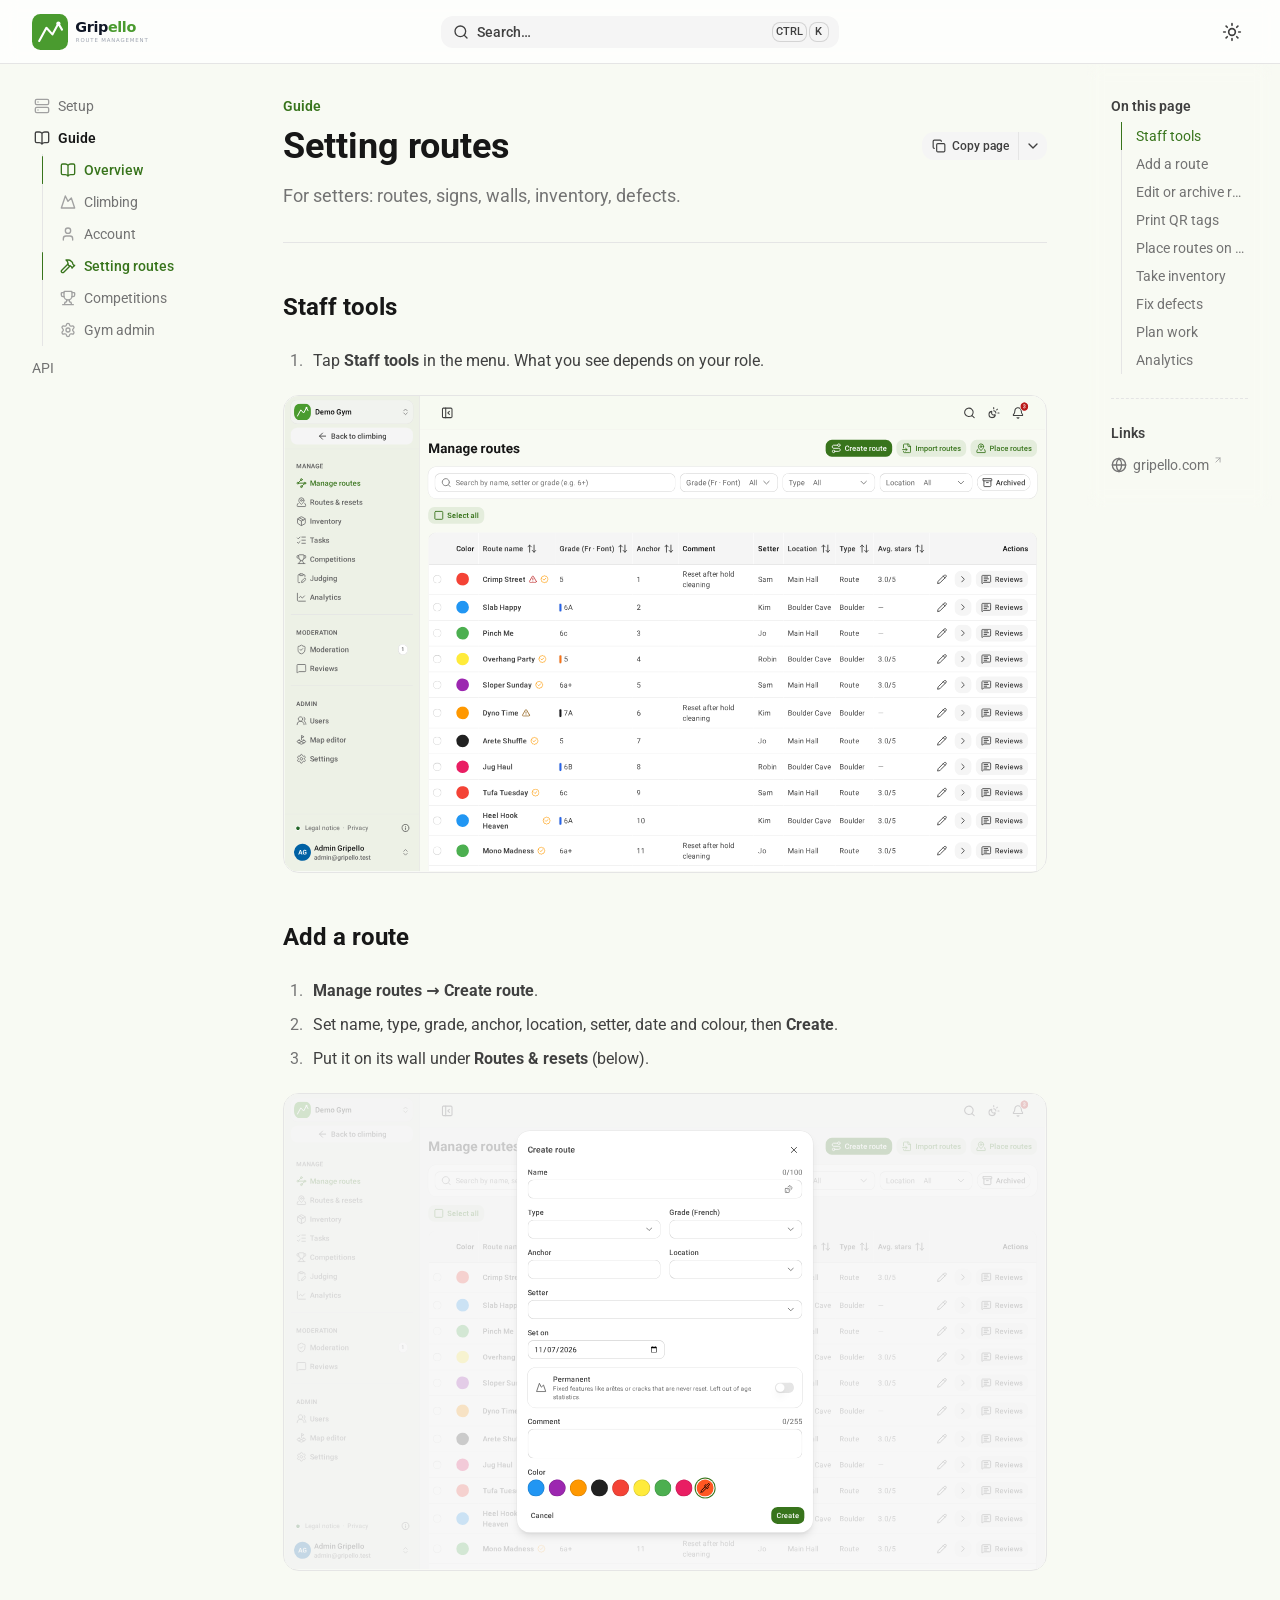
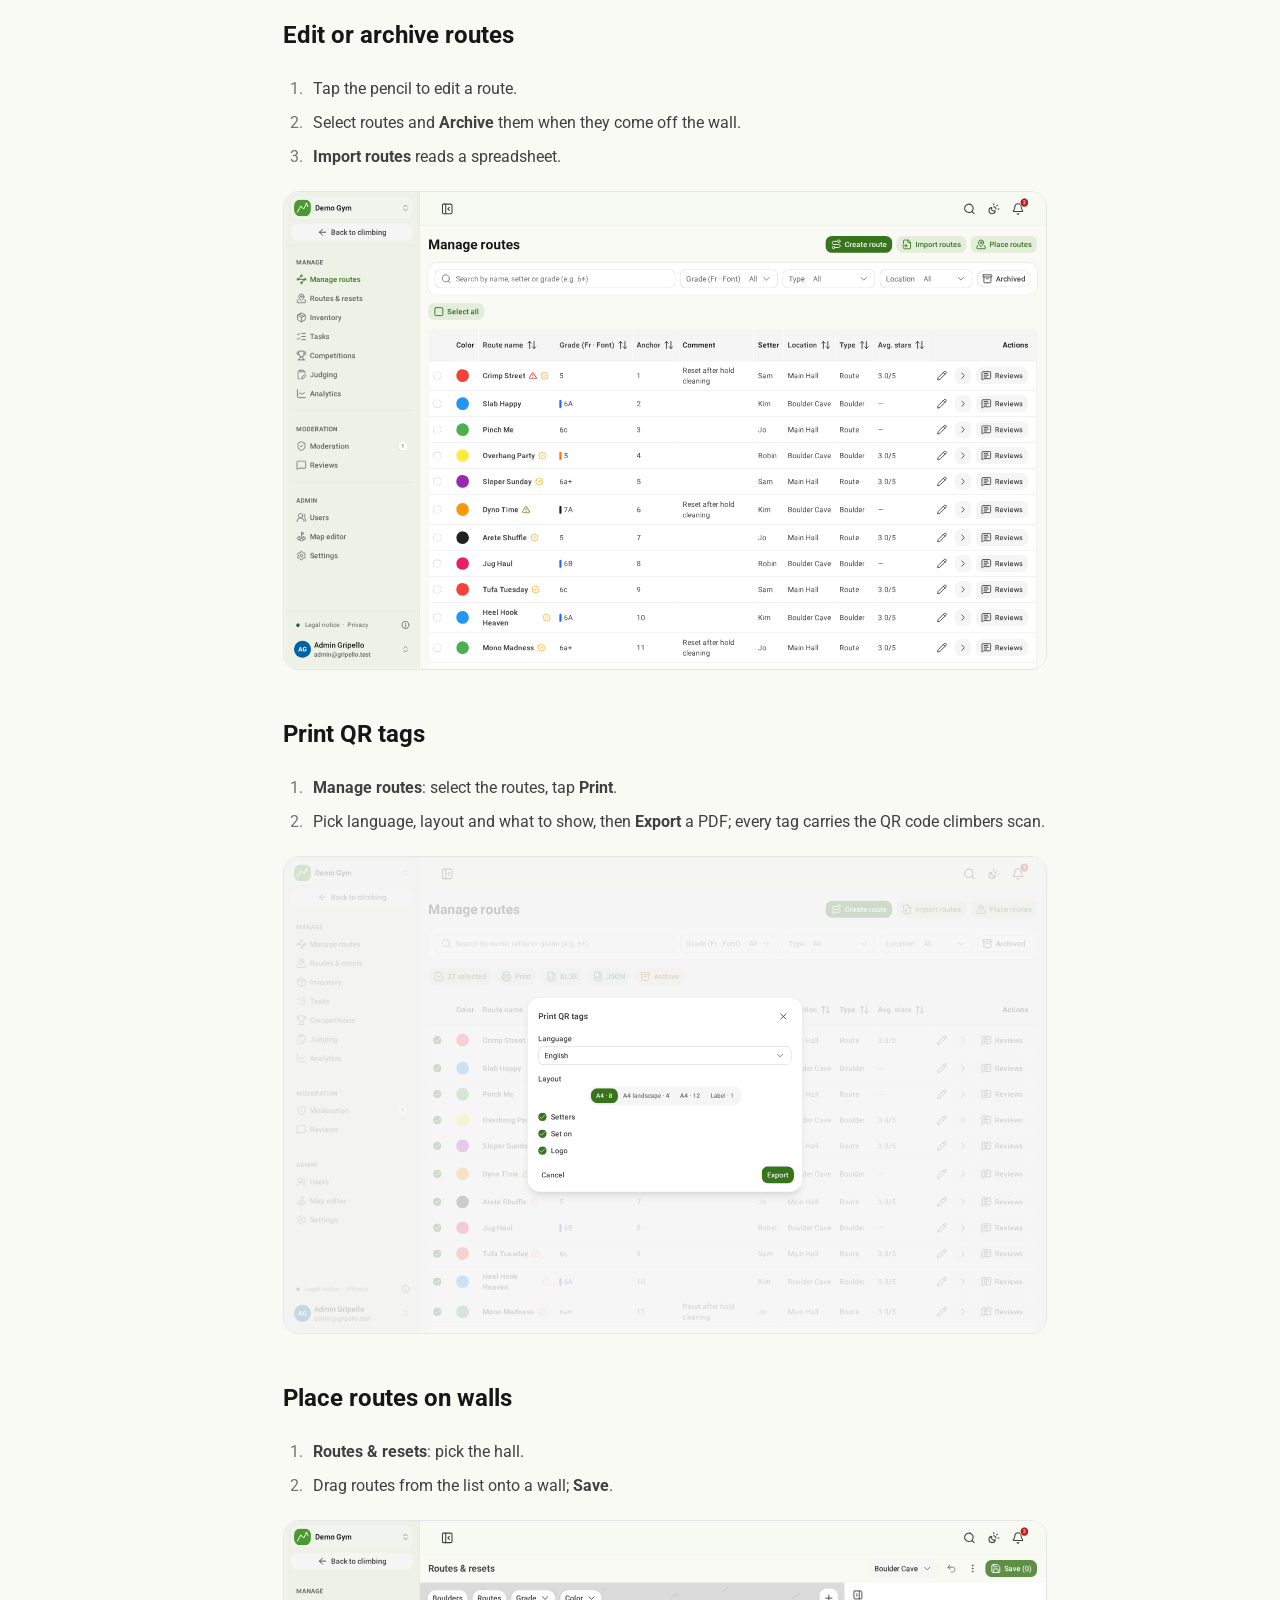
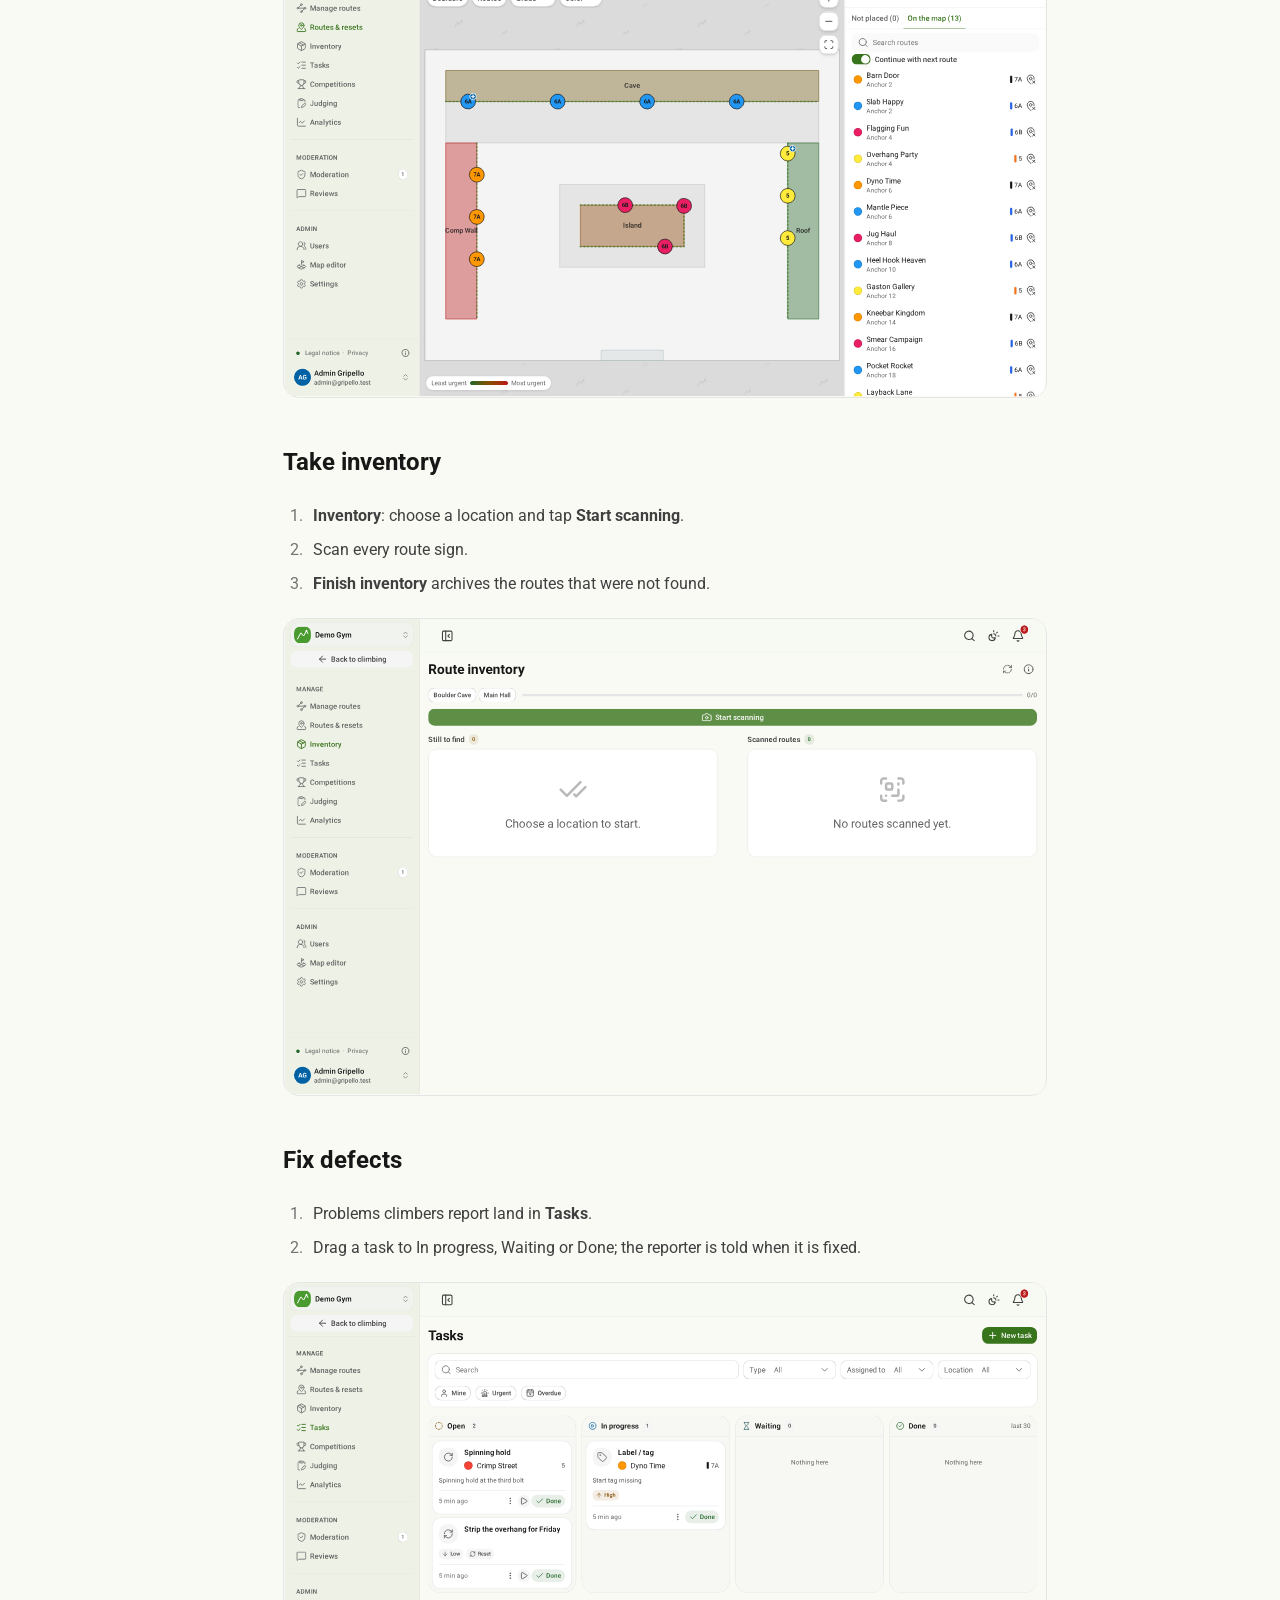
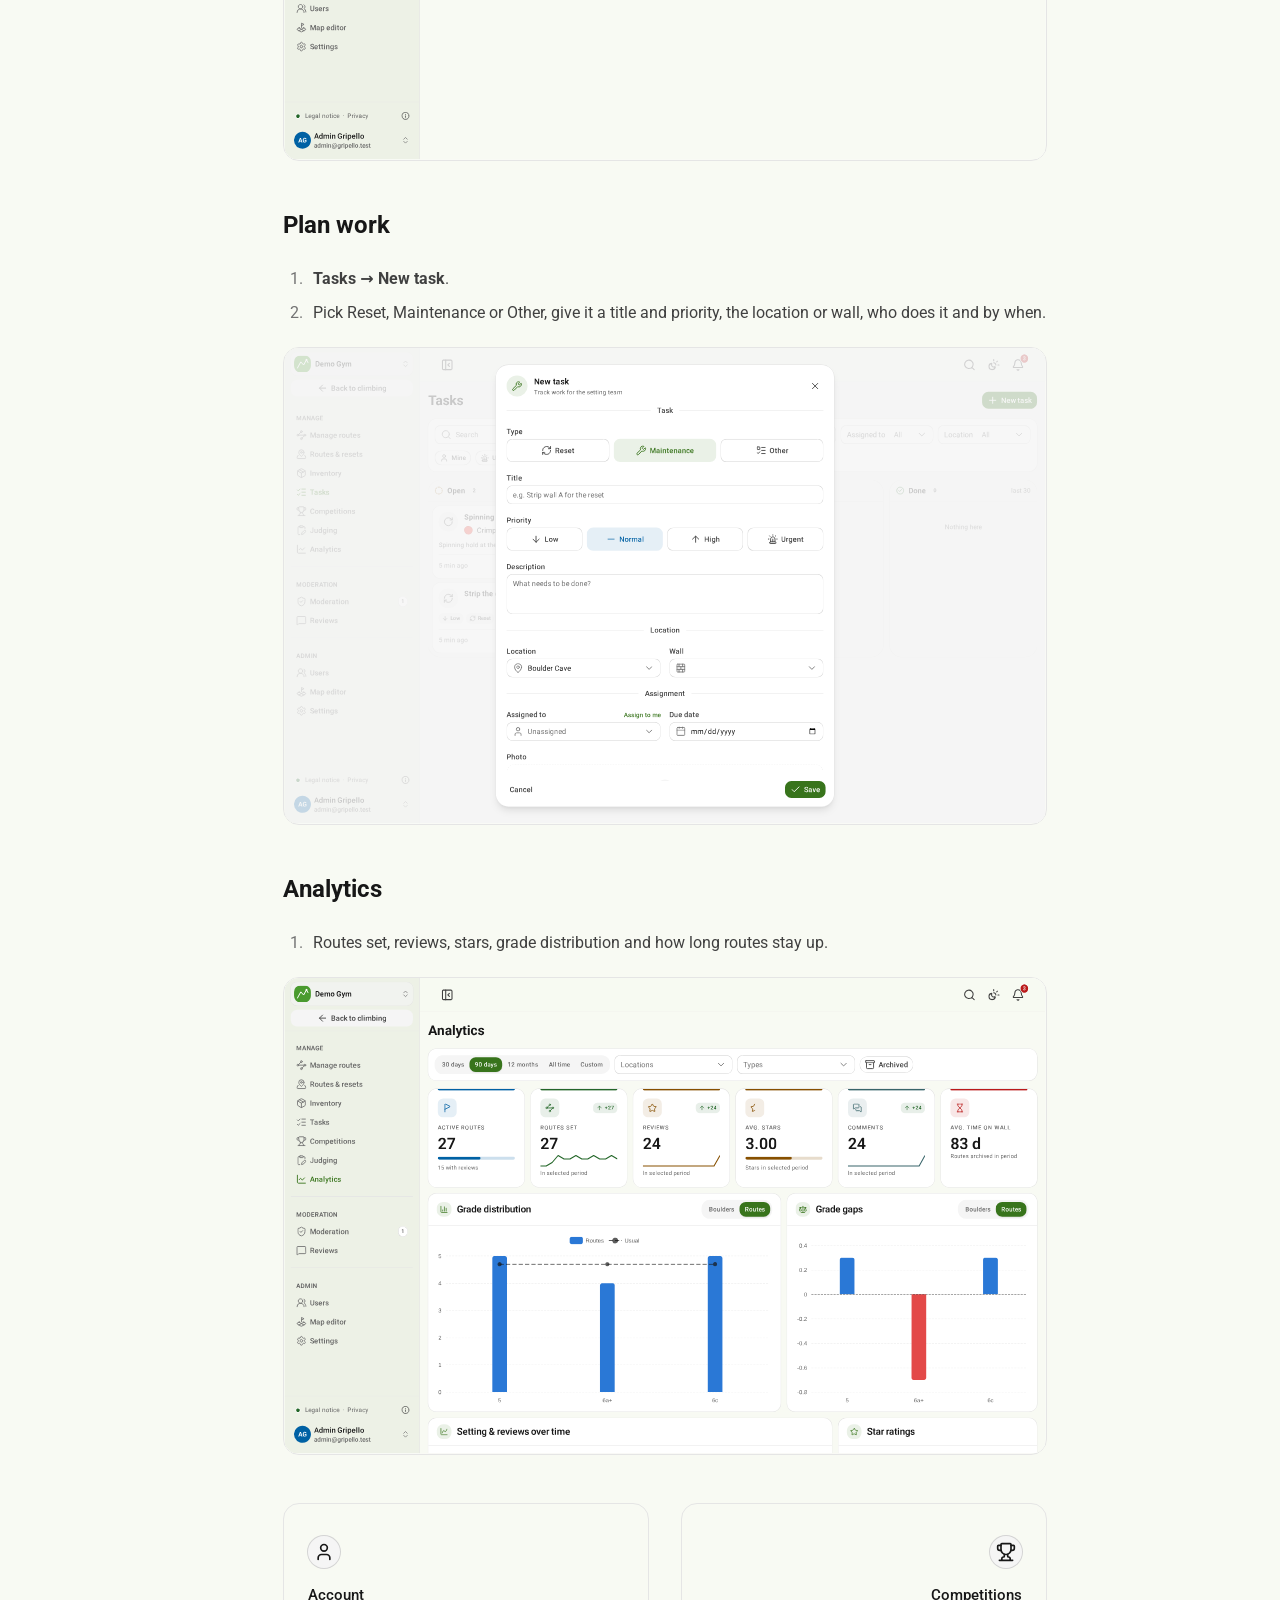
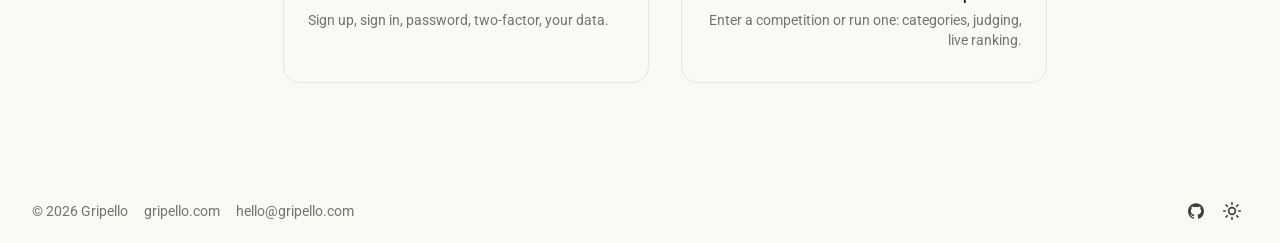
<file: guide/setting.html>
<!DOCTYPE html><html  lang="en" dir="ltr"><head><meta charset="utf-8"><meta name="viewport" content="width=device-width, initial-scale=1"><title>Setting routes - Gripello Docs</title><script type="importmap">{"imports":{"#entry":"/_nuxt/DOtg-4wA.js"}}</script><script data-hid="ui-kbd-macos">/Macintosh;/.test(navigator.userAgent)&&document.documentElement.classList.add('ui-macos')</script><style id="nuxt-ui-colors">@layer theme {
  :root, :host {
  --ui-color-primary-50: var(--color-green-50, oklch(98.2% 0.018 155.826));
  --ui-color-primary-100: var(--color-green-100, oklch(96.2% 0.044 156.743));
  --ui-color-primary-200: var(--color-green-200, oklch(92.5% 0.084 155.995));
  --ui-color-primary-300: var(--color-green-300, oklch(87.1% 0.15 154.449));
  --ui-color-primary-400: var(--color-green-400, oklch(79.2% 0.209 151.711));
  --ui-color-primary-500: var(--color-green-500, oklch(72.3% 0.219 149.579));
  --ui-color-primary-600: var(--color-green-600, oklch(62.7% 0.194 149.214));
  --ui-color-primary-700: var(--color-green-700, oklch(52.7% 0.154 150.069));
  --ui-color-primary-800: var(--color-green-800, oklch(44.8% 0.119 151.328));
  --ui-color-primary-900: var(--color-green-900, oklch(39.3% 0.095 152.535));
  --ui-color-primary-950: var(--color-green-950, oklch(26.6% 0.065 152.934));
  --ui-color-secondary-50: var(--color-blue-50, oklch(97% 0.014 254.604));
  --ui-color-secondary-100: var(--color-blue-100, oklch(93.2% 0.032 255.585));
  --ui-color-secondary-200: var(--color-blue-200, oklch(88.2% 0.059 254.128));
  --ui-color-secondary-300: var(--color-blue-300, oklch(80.9% 0.105 251.813));
  --ui-color-secondary-400: var(--color-blue-400, oklch(70.7% 0.165 254.624));
  --ui-color-secondary-500: var(--color-blue-500, oklch(62.3% 0.214 259.815));
  --ui-color-secondary-600: var(--color-blue-600, oklch(54.6% 0.245 262.881));
  --ui-color-secondary-700: var(--color-blue-700, oklch(48.8% 0.243 264.376));
  --ui-color-secondary-800: var(--color-blue-800, oklch(42.4% 0.199 265.638));
  --ui-color-secondary-900: var(--color-blue-900, oklch(37.9% 0.146 265.522));
  --ui-color-secondary-950: var(--color-blue-950, oklch(28.2% 0.091 267.935));
  --ui-color-success-50: var(--color-green-50, oklch(98.2% 0.018 155.826));
  --ui-color-success-100: var(--color-green-100, oklch(96.2% 0.044 156.743));
  --ui-color-success-200: var(--color-green-200, oklch(92.5% 0.084 155.995));
  --ui-color-success-300: var(--color-green-300, oklch(87.1% 0.15 154.449));
  --ui-color-success-400: var(--color-green-400, oklch(79.2% 0.209 151.711));
  --ui-color-success-500: var(--color-green-500, oklch(72.3% 0.219 149.579));
  --ui-color-success-600: var(--color-green-600, oklch(62.7% 0.194 149.214));
  --ui-color-success-700: var(--color-green-700, oklch(52.7% 0.154 150.069));
  --ui-color-success-800: var(--color-green-800, oklch(44.8% 0.119 151.328));
  --ui-color-success-900: var(--color-green-900, oklch(39.3% 0.095 152.535));
  --ui-color-success-950: var(--color-green-950, oklch(26.6% 0.065 152.934));
  --ui-color-info-50: var(--color-blue-50, oklch(97% 0.014 254.604));
  --ui-color-info-100: var(--color-blue-100, oklch(93.2% 0.032 255.585));
  --ui-color-info-200: var(--color-blue-200, oklch(88.2% 0.059 254.128));
  --ui-color-info-300: var(--color-blue-300, oklch(80.9% 0.105 251.813));
  --ui-color-info-400: var(--color-blue-400, oklch(70.7% 0.165 254.624));
  --ui-color-info-500: var(--color-blue-500, oklch(62.3% 0.214 259.815));
  --ui-color-info-600: var(--color-blue-600, oklch(54.6% 0.245 262.881));
  --ui-color-info-700: var(--color-blue-700, oklch(48.8% 0.243 264.376));
  --ui-color-info-800: var(--color-blue-800, oklch(42.4% 0.199 265.638));
  --ui-color-info-900: var(--color-blue-900, oklch(37.9% 0.146 265.522));
  --ui-color-info-950: var(--color-blue-950, oklch(28.2% 0.091 267.935));
  --ui-color-warning-50: var(--color-yellow-50, oklch(98.7% 0.026 102.212));
  --ui-color-warning-100: var(--color-yellow-100, oklch(97.3% 0.071 103.193));
  --ui-color-warning-200: var(--color-yellow-200, oklch(94.5% 0.129 101.54));
  --ui-color-warning-300: var(--color-yellow-300, oklch(90.5% 0.182 98.111));
  --ui-color-warning-400: var(--color-yellow-400, oklch(85.2% 0.199 91.936));
  --ui-color-warning-500: var(--color-yellow-500, oklch(79.5% 0.184 86.047));
  --ui-color-warning-600: var(--color-yellow-600, oklch(68.1% 0.162 75.834));
  --ui-color-warning-700: var(--color-yellow-700, oklch(55.4% 0.135 66.442));
  --ui-color-warning-800: var(--color-yellow-800, oklch(47.6% 0.114 61.907));
  --ui-color-warning-900: var(--color-yellow-900, oklch(42.1% 0.095 57.708));
  --ui-color-warning-950: var(--color-yellow-950, oklch(28.6% 0.066 53.813));
  --ui-color-error-50: var(--color-red-50, oklch(97.1% 0.013 17.38));
  --ui-color-error-100: var(--color-red-100, oklch(93.6% 0.032 17.717));
  --ui-color-error-200: var(--color-red-200, oklch(88.5% 0.062 18.334));
  --ui-color-error-300: var(--color-red-300, oklch(80.8% 0.114 19.571));
  --ui-color-error-400: var(--color-red-400, oklch(70.4% 0.191 22.216));
  --ui-color-error-500: var(--color-red-500, oklch(63.7% 0.237 25.331));
  --ui-color-error-600: var(--color-red-600, oklch(57.7% 0.245 27.325));
  --ui-color-error-700: var(--color-red-700, oklch(50.5% 0.213 27.518));
  --ui-color-error-800: var(--color-red-800, oklch(44.4% 0.177 26.899));
  --ui-color-error-900: var(--color-red-900, oklch(39.6% 0.141 25.723));
  --ui-color-error-950: var(--color-red-950, oklch(25.8% 0.092 26.042));
  --ui-color-neutral-50: var(--color-old-neutral-50, oklch(98.5% 0 none));
  --ui-color-neutral-100: var(--color-old-neutral-100, oklch(97% 0 none));
  --ui-color-neutral-200: var(--color-old-neutral-200, oklch(92.2% 0 none));
  --ui-color-neutral-300: var(--color-old-neutral-300, oklch(87% 0 none));
  --ui-color-neutral-400: var(--color-old-neutral-400, oklch(70.8% 0 none));
  --ui-color-neutral-500: var(--color-old-neutral-500, oklch(55.6% 0 none));
  --ui-color-neutral-600: var(--color-old-neutral-600, oklch(43.9% 0 none));
  --ui-color-neutral-700: var(--color-old-neutral-700, oklch(37.1% 0 none));
  --ui-color-neutral-800: var(--color-old-neutral-800, oklch(26.9% 0 none));
  --ui-color-neutral-900: var(--color-old-neutral-900, oklch(20.5% 0 none));
  --ui-color-neutral-950: var(--color-old-neutral-950, oklch(14.5% 0 none));
  }
  :root, :host, .light {
  --ui-primary: var(--ui-color-primary-500);
  --ui-secondary: var(--ui-color-secondary-500);
  --ui-success: var(--ui-color-success-500);
  --ui-info: var(--ui-color-info-500);
  --ui-warning: var(--ui-color-warning-500);
  --ui-error: var(--ui-color-error-500);
  }
  .dark {
  --ui-primary: var(--ui-color-primary-400);
  --ui-secondary: var(--ui-color-secondary-400);
  --ui-success: var(--ui-color-success-400);
  --ui-info: var(--ui-color-info-400);
  --ui-warning: var(--ui-color-warning-400);
  --ui-error: var(--ui-color-error-400);
  }
}</style><style>@media (width>=1024px){.docus-sub-header{--ui-header-height:112px}}</style><link rel="stylesheet" href="/_nuxt/entry.BHWk5gE4.css" crossorigin><style>@layer base {:where(.i-lucide\:arrow-up-right){display:inline-block;width:1em;height:1em;background-color:currentColor;-webkit-mask-image:var(--svg);mask-image:var(--svg);-webkit-mask-repeat:no-repeat;mask-repeat:no-repeat;-webkit-mask-size:100% 100%;mask-size:100% 100%;--svg:url("data:image/svg+xml,%3Csvg xmlns='http://www.w3.org/2000/svg' viewBox='0 0 24 24' width='24' height='24'%3E%3Cpath fill='none' stroke='black' stroke-linecap='round' stroke-linejoin='round' stroke-width='2' d='M7 7h10v10M7 17L17 7'/%3E%3C/svg%3E")}:where(.i-lucide\:book-open){display:inline-block;width:1em;height:1em;background-color:currentColor;-webkit-mask-image:var(--svg);mask-image:var(--svg);-webkit-mask-repeat:no-repeat;mask-repeat:no-repeat;-webkit-mask-size:100% 100%;mask-size:100% 100%;--svg:url("data:image/svg+xml,%3Csvg xmlns='http://www.w3.org/2000/svg' viewBox='0 0 24 24' width='24' height='24'%3E%3Cpath fill='none' stroke='black' stroke-linecap='round' stroke-linejoin='round' stroke-width='2' d='M12 5v16m8.001-2A2 2 0 0 0 22 17V5a2 2 0 0 0-1.999-2L16 3.002A5 5 0 0 0 12 5a5 5 0 0 0-4-2H4a2 2 0 0 0-2 2v12a2 2 0 0 0 1.999 2H8a5 5 0 0 1 4 2a5 5 0 0 1 4-2z'/%3E%3C/svg%3E")}:where(.i-lucide\:chevron-down){display:inline-block;width:1em;height:1em;background-color:currentColor;-webkit-mask-image:var(--svg);mask-image:var(--svg);-webkit-mask-repeat:no-repeat;mask-repeat:no-repeat;-webkit-mask-size:100% 100%;mask-size:100% 100%;--svg:url("data:image/svg+xml,%3Csvg xmlns='http://www.w3.org/2000/svg' viewBox='0 0 24 24' width='24' height='24'%3E%3Cpath fill='none' stroke='black' stroke-linecap='round' stroke-linejoin='round' stroke-width='2' d='m6 9l6 6l6-6'/%3E%3C/svg%3E")}:where(.i-lucide\:copy){display:inline-block;width:1em;height:1em;background-color:currentColor;-webkit-mask-image:var(--svg);mask-image:var(--svg);-webkit-mask-repeat:no-repeat;mask-repeat:no-repeat;-webkit-mask-size:100% 100%;mask-size:100% 100%;--svg:url("data:image/svg+xml,%3Csvg xmlns='http://www.w3.org/2000/svg' viewBox='0 0 24 24' width='24' height='24'%3E%3Cg fill='none' stroke='black' stroke-linecap='round' stroke-linejoin='round' stroke-width='2'%3E%3Crect width='14' height='14' x='8' y='8' rx='2' ry='2'/%3E%3Cpath d='M4 16c-1.1 0-2-.9-2-2V4c0-1.1.9-2 2-2h10c1.1 0 2 .9 2 2'/%3E%3C/g%3E%3C/svg%3E")}:where(.i-lucide\:globe){display:inline-block;width:1em;height:1em;background-color:currentColor;-webkit-mask-image:var(--svg);mask-image:var(--svg);-webkit-mask-repeat:no-repeat;mask-repeat:no-repeat;-webkit-mask-size:100% 100%;mask-size:100% 100%;--svg:url("data:image/svg+xml,%3Csvg xmlns='http://www.w3.org/2000/svg' viewBox='0 0 24 24' width='24' height='24'%3E%3Cg fill='none' stroke='black' stroke-linecap='round' stroke-linejoin='round' stroke-width='2'%3E%3Ccircle cx='12' cy='12' r='10'/%3E%3Cpath d='M12 2a14.5 14.5 0 0 0 0 20a14.5 14.5 0 0 0 0-20M2 12h20'/%3E%3C/g%3E%3C/svg%3E")}:where(.i-lucide\:hammer){display:inline-block;width:1em;height:1em;background-color:currentColor;-webkit-mask-image:var(--svg);mask-image:var(--svg);-webkit-mask-repeat:no-repeat;mask-repeat:no-repeat;-webkit-mask-size:100% 100%;mask-size:100% 100%;--svg:url("data:image/svg+xml,%3Csvg xmlns='http://www.w3.org/2000/svg' viewBox='0 0 24 24' width='24' height='24'%3E%3Cg fill='none' stroke='black' stroke-linecap='round' stroke-linejoin='round' stroke-width='2'%3E%3Cpath d='m15 12l-9.373 9.373a1 1 0 0 1-3.001-3L12 9m6 6l4-4'/%3E%3Cpath d='m21.5 11.5l-1.914-1.914A2 2 0 0 1 19 8.172v-.344a2 2 0 0 0-.586-1.414l-1.657-1.657A6 6 0 0 0 12.516 3H9l1.243 1.243A6 6 0 0 1 12 8.485V10l2 2h1.172a2 2 0 0 1 1.414.586L18.5 14.5'/%3E%3C/g%3E%3C/svg%3E")}:where(.i-lucide\:hash){display:inline-block;width:1em;height:1em;background-color:currentColor;-webkit-mask-image:var(--svg);mask-image:var(--svg);-webkit-mask-repeat:no-repeat;mask-repeat:no-repeat;-webkit-mask-size:100% 100%;mask-size:100% 100%;--svg:url("data:image/svg+xml,%3Csvg xmlns='http://www.w3.org/2000/svg' viewBox='0 0 24 24' width='24' height='24'%3E%3Cpath fill='none' stroke='black' stroke-linecap='round' stroke-linejoin='round' stroke-width='2' d='M4 9h16M4 15h16M10 3L8 21m8-18l-2 18'/%3E%3C/svg%3E")}:where(.i-lucide\:moon){display:inline-block;width:1em;height:1em;background-color:currentColor;-webkit-mask-image:var(--svg);mask-image:var(--svg);-webkit-mask-repeat:no-repeat;mask-repeat:no-repeat;-webkit-mask-size:100% 100%;mask-size:100% 100%;--svg:url("data:image/svg+xml,%3Csvg xmlns='http://www.w3.org/2000/svg' viewBox='0 0 24 24' width='24' height='24'%3E%3Cpath fill='none' stroke='black' stroke-linecap='round' stroke-linejoin='round' stroke-width='2' d='M20.985 12.486a9 9 0 1 1-9.473-9.472c.405-.022.617.46.402.803a6 6 0 0 0 8.268 8.268c.344-.215.825-.004.803.401'/%3E%3C/svg%3E")}:where(.i-lucide\:mountain){display:inline-block;width:1em;height:1em;background-color:currentColor;-webkit-mask-image:var(--svg);mask-image:var(--svg);-webkit-mask-repeat:no-repeat;mask-repeat:no-repeat;-webkit-mask-size:100% 100%;mask-size:100% 100%;--svg:url("data:image/svg+xml,%3Csvg xmlns='http://www.w3.org/2000/svg' viewBox='0 0 24 24' width='24' height='24'%3E%3Cpath fill='none' stroke='black' stroke-linecap='round' stroke-linejoin='round' stroke-width='2' d='m8 3l4 8l5-5l5 15H2z'/%3E%3C/svg%3E")}:where(.i-lucide\:search){display:inline-block;width:1em;height:1em;background-color:currentColor;-webkit-mask-image:var(--svg);mask-image:var(--svg);-webkit-mask-repeat:no-repeat;mask-repeat:no-repeat;-webkit-mask-size:100% 100%;mask-size:100% 100%;--svg:url("data:image/svg+xml,%3Csvg xmlns='http://www.w3.org/2000/svg' viewBox='0 0 24 24' width='24' height='24'%3E%3Cg fill='none' stroke='black' stroke-linecap='round' stroke-linejoin='round' stroke-width='2'%3E%3Cpath d='m21 21l-4.34-4.34'/%3E%3Ccircle cx='11' cy='11' r='8'/%3E%3C/g%3E%3C/svg%3E")}:where(.i-lucide\:server){display:inline-block;width:1em;height:1em;background-color:currentColor;-webkit-mask-image:var(--svg);mask-image:var(--svg);-webkit-mask-repeat:no-repeat;mask-repeat:no-repeat;-webkit-mask-size:100% 100%;mask-size:100% 100%;--svg:url("data:image/svg+xml,%3Csvg xmlns='http://www.w3.org/2000/svg' viewBox='0 0 24 24' width='24' height='24'%3E%3Cg fill='none' stroke='black' stroke-linecap='round' stroke-linejoin='round' stroke-width='2'%3E%3Crect width='20' height='8' x='2' y='2' rx='2' ry='2'/%3E%3Crect width='20' height='8' x='2' y='14' rx='2' ry='2'/%3E%3Cpath d='M6 6h.01M6 18h.01'/%3E%3C/g%3E%3C/svg%3E")}:where(.i-lucide\:settings){display:inline-block;width:1em;height:1em;background-color:currentColor;-webkit-mask-image:var(--svg);mask-image:var(--svg);-webkit-mask-repeat:no-repeat;mask-repeat:no-repeat;-webkit-mask-size:100% 100%;mask-size:100% 100%;--svg:url("data:image/svg+xml,%3Csvg xmlns='http://www.w3.org/2000/svg' viewBox='0 0 24 24' width='24' height='24'%3E%3Cg fill='none' stroke='black' stroke-linecap='round' stroke-linejoin='round' stroke-width='2'%3E%3Cpath d='M9.671 4.136a2.34 2.34 0 0 1 4.659 0a2.34 2.34 0 0 0 3.319 1.915a2.34 2.34 0 0 1 2.33 4.033a2.34 2.34 0 0 0 0 3.831a2.34 2.34 0 0 1-2.33 4.033a2.34 2.34 0 0 0-3.319 1.915a2.34 2.34 0 0 1-4.659 0a2.34 2.34 0 0 0-3.32-1.915a2.34 2.34 0 0 1-2.33-4.033a2.34 2.34 0 0 0 0-3.831A2.34 2.34 0 0 1 6.35 6.051a2.34 2.34 0 0 0 3.319-1.915'/%3E%3Ccircle cx='12' cy='12' r='3'/%3E%3C/g%3E%3C/svg%3E")}:where(.i-lucide\:sun){display:inline-block;width:1em;height:1em;background-color:currentColor;-webkit-mask-image:var(--svg);mask-image:var(--svg);-webkit-mask-repeat:no-repeat;mask-repeat:no-repeat;-webkit-mask-size:100% 100%;mask-size:100% 100%;--svg:url("data:image/svg+xml,%3Csvg xmlns='http://www.w3.org/2000/svg' viewBox='0 0 24 24' width='24' height='24'%3E%3Cg fill='none' stroke='black' stroke-linecap='round' stroke-linejoin='round' stroke-width='2'%3E%3Ccircle cx='12' cy='12' r='4'/%3E%3Cpath d='M12 2v2m0 16v2M4.93 4.93l1.41 1.41m11.32 11.32l1.41 1.41M2 12h2m16 0h2M6.34 17.66l-1.41 1.41M19.07 4.93l-1.41 1.41'/%3E%3C/g%3E%3C/svg%3E")}:where(.i-lucide\:trophy){display:inline-block;width:1em;height:1em;background-color:currentColor;-webkit-mask-image:var(--svg);mask-image:var(--svg);-webkit-mask-repeat:no-repeat;mask-repeat:no-repeat;-webkit-mask-size:100% 100%;mask-size:100% 100%;--svg:url("data:image/svg+xml,%3Csvg xmlns='http://www.w3.org/2000/svg' viewBox='0 0 24 24' width='24' height='24'%3E%3Cg fill='none' stroke='black' stroke-linecap='round' stroke-linejoin='round' stroke-width='2'%3E%3Cpath d='M10 14.66V17a1 1 0 0 1-1 1a2 2 0 0 0-2 2v2m7-7.34V17a1 1 0 0 0 1 1a2 2 0 0 1 2 2v2m.916-12H19.5A2.5 2.5 0 0 0 22 7.5V5a1 1 0 0 0-1-1h-3M4 22h16'/%3E%3Cpath d='M6 9a6 6 0 0 0 12 0V3a1 1 0 0 0-1-1H7a1 1 0 0 0-1 1z'/%3E%3Cpath d='M6.084 10H4.5A2.5 2.5 0 0 1 2 7.5V5a1 1 0 0 1 1-1h3'/%3E%3C/g%3E%3C/svg%3E")}:where(.i-lucide\:user){display:inline-block;width:1em;height:1em;background-color:currentColor;-webkit-mask-image:var(--svg);mask-image:var(--svg);-webkit-mask-repeat:no-repeat;mask-repeat:no-repeat;-webkit-mask-size:100% 100%;mask-size:100% 100%;--svg:url("data:image/svg+xml,%3Csvg xmlns='http://www.w3.org/2000/svg' viewBox='0 0 24 24' width='24' height='24'%3E%3Cg fill='none' stroke='black' stroke-linecap='round' stroke-linejoin='round' stroke-width='2'%3E%3Cpath d='M19 21v-2a4 4 0 0 0-4-4H9a4 4 0 0 0-4 4v2'/%3E%3Ccircle cx='12' cy='7' r='4'/%3E%3C/g%3E%3C/svg%3E")}:where(.i-simple-icons\:github){display:inline-block;width:1em;height:1em;background-color:currentColor;-webkit-mask-image:var(--svg);mask-image:var(--svg);-webkit-mask-repeat:no-repeat;mask-repeat:no-repeat;-webkit-mask-size:100% 100%;mask-size:100% 100%;--svg:url("data:image/svg+xml,%3Csvg xmlns='http://www.w3.org/2000/svg' viewBox='0 0 24 24' width='24' height='24'%3E%3Cpath fill='black' d='M12 .297c-6.63 0-12 5.373-12 12c0 5.303 3.438 9.8 8.205 11.385c.6.113.82-.258.82-.577c0-.285-.01-1.04-.015-2.04c-3.338.724-4.042-1.61-4.042-1.61C4.422 18.07 3.633 17.7 3.633 17.7c-1.087-.744.084-.729.084-.729c1.205.084 1.838 1.236 1.838 1.236c1.07 1.835 2.809 1.305 3.495.998c.108-.776.417-1.305.76-1.605c-2.665-.3-5.466-1.332-5.466-5.93c0-1.31.465-2.38 1.235-3.22c-.135-.303-.54-1.523.105-3.176c0 0 1.005-.322 3.3 1.23c.96-.267 1.98-.399 3-.405c1.02.006 2.04.138 3 .405c2.28-1.552 3.285-1.23 3.285-1.23c.645 1.653.24 2.873.12 3.176c.765.84 1.23 1.91 1.23 3.22c0 4.61-2.805 5.625-5.475 5.92c.42.36.81 1.096.81 2.22c0 1.606-.015 2.896-.015 3.286c0 .315.21.69.825.57C20.565 22.092 24 17.592 24 12.297c0-6.627-5.373-12-12-12'/%3E%3C/svg%3E")}}</style><link rel="preload" as="fetch" crossorigin="anonymous" href="/guide/setting/_payload.json?_b=1859aa66-6e9c-4480-9c5b-5d3562c164d2"><link rel="modulepreload" as="script" crossorigin href="/_nuxt/DOtg-4wA.js"><link rel="modulepreload" as="script" crossorigin href="/_nuxt/CrnkIQ2P.js"><link rel="modulepreload" as="script" crossorigin href="/_nuxt/COlnRzsE.js"><link rel="modulepreload" as="script" crossorigin href="/_nuxt/JzX3PgE_.js"><link rel="modulepreload" as="script" crossorigin href="/_nuxt/C5Q-TMS8.js"><link rel="modulepreload" as="script" crossorigin href="/_nuxt/CH-Kopkc.js"><link rel="modulepreload" as="script" crossorigin href="/_nuxt/BW3xJdEx.js"><link rel="modulepreload" as="script" crossorigin href="/_nuxt/BnDTbt6S.js"><link rel="modulepreload" as="script" crossorigin href="/_nuxt/B3QO-XfH.js"><link rel="modulepreload" as="script" crossorigin href="/_nuxt/DGB3O9jL.js"><link rel="modulepreload" as="script" crossorigin href="/_nuxt/iMYtk8YK.js"><link rel="modulepreload" as="script" crossorigin href="/_nuxt/BnBw5x8r.js"><link rel="modulepreload" as="script" crossorigin href="/_nuxt/CRzLMJPS.js"><link rel="modulepreload" as="script" crossorigin href="/_nuxt/B26sHK9Y.js"><link rel="modulepreload" as="script" crossorigin href="/_nuxt/D3jNjEhs.js"><link rel="modulepreload" as="script" crossorigin href="/_nuxt/CZKh-21j.js"><link rel="modulepreload" as="script" crossorigin href="/_nuxt/9ff7tocg.js"><link rel="modulepreload" as="script" crossorigin href="/_nuxt/D9zlBXE7.js"><link rel="modulepreload" as="script" crossorigin href="/_nuxt/Dt1vyuVa.js"><link rel="modulepreload" as="script" crossorigin href="/_nuxt/B-Lpnccl.js"><link rel="modulepreload" as="script" crossorigin href="/_nuxt/fl-HDN4K.js"><link rel="modulepreload" as="script" crossorigin href="/_nuxt/C-giRA4D.js"><link rel="modulepreload" as="script" crossorigin href="/_nuxt/B5ezq7Js.js"><link rel="modulepreload" as="script" crossorigin href="/_nuxt/Buwos42G.js"><link rel="modulepreload" as="script" crossorigin href="/_nuxt/Ob7TwdTF.js"><link rel="modulepreload" as="script" crossorigin href="/_nuxt/Jjt6gQjS.js"><link rel="modulepreload" as="script" crossorigin href="/_nuxt/ButnCTRO.js"><link rel="modulepreload" as="script" crossorigin href="/_nuxt/DoaTxq2X.js"><link rel="modulepreload" as="script" crossorigin href="/_nuxt/C9uYwxXv.js"><link rel="modulepreload" as="script" crossorigin href="/_nuxt/HJZ0Lrab.js"><link rel="modulepreload" as="script" crossorigin href="/_nuxt/DIVzDQWU.js"><link rel="modulepreload" as="script" crossorigin href="/_nuxt/BU0yoZ_A.js"><link rel="modulepreload" as="script" crossorigin href="/_nuxt/BDgPoOGI.js"><link rel="modulepreload" as="script" crossorigin href="/_nuxt/CULEe8KY.js"><link rel="modulepreload" as="script" crossorigin href="/_nuxt/BY4X7Etp.js"><link rel="modulepreload" as="script" crossorigin href="/_nuxt/Ly2VzkMB.js"><link rel="modulepreload" as="script" crossorigin href="/_nuxt/93AlAkQM.js"><link rel="modulepreload" as="script" crossorigin href="/_nuxt/C9SIl4Wx.js"><link rel="modulepreload" as="script" crossorigin href="/_nuxt/BHZGoqka.js"><link rel="modulepreload" as="script" crossorigin href="/_nuxt/Dm9tEfUZ.js"><link rel="modulepreload" as="script" crossorigin href="/_nuxt/DWEoD8ZB.js"><link rel="modulepreload" as="script" crossorigin href="/_nuxt/Bng2rRDf.js"><link rel="modulepreload" as="script" crossorigin href="/_nuxt/CFNBzR5c.js"><link rel="modulepreload" as="script" crossorigin href="/_nuxt/DhtaD9_m.js"><link rel="modulepreload" as="script" crossorigin href="/_nuxt/Blx4YTsr.js"><link rel="modulepreload" as="script" crossorigin href="/_nuxt/LczgkNfS.js"><link rel="modulepreload" as="script" crossorigin href="/_nuxt/ByK4gNnM.js"><link rel="modulepreload" as="script" crossorigin href="/_nuxt/BiOgYlwN.js"><link rel="modulepreload" as="script" crossorigin href="/_nuxt/Dlc9DRtA.js"><link rel="modulepreload" as="script" crossorigin href="/_nuxt/DzQGYy8z.js"><link rel="modulepreload" as="script" crossorigin href="/_nuxt/CSUjsW3l.js"><link rel="modulepreload" as="script" crossorigin href="/_nuxt/DHihWhf5.js"><link rel="modulepreload" as="script" crossorigin href="/_nuxt/DQCLPyYY.js"><link rel="modulepreload" as="script" crossorigin href="/_nuxt/BbLxOQa8.js"><link rel="modulepreload" as="script" crossorigin href="/_nuxt/BHWjSWO2.js"><link rel="modulepreload" as="script" crossorigin href="/_nuxt/CJ80Q6zU.js"><link rel="modulepreload" as="script" crossorigin href="/_nuxt/DrTINZOk.js"><link rel="modulepreload" as="script" crossorigin href="/_nuxt/BZVBdw98.js"><link rel="modulepreload" as="script" crossorigin href="/_nuxt/BB6NaRqv.js"><link rel="modulepreload" as="script" crossorigin href="/_nuxt/DOVquImQ.js"><link rel="modulepreload" as="script" crossorigin href="/_nuxt/CT-2QEpo.js"><link rel="modulepreload" as="script" crossorigin href="/_nuxt/aPp2tgYJ.js"><link rel="modulepreload" as="script" crossorigin href="/_nuxt/DFWqTBTM.js"><link rel="modulepreload" as="script" crossorigin href="/_nuxt/BNaVOLXp.js"><link rel="modulepreload" as="script" crossorigin href="/_nuxt/KRjNsabk.js"><script type="module" src="/_nuxt/DOtg-4wA.js" crossorigin></script><link rel="prefetch" as="script" crossorigin href="/_nuxt/DGfK9SVQ.js"><link rel="prefetch" as="script" crossorigin href="/_nuxt/CaYfVIq5.js"><link rel="prefetch" as="script" crossorigin href="/_nuxt/Dfw7zRzk.js"><link rel="prefetch" as="script" crossorigin href="/_nuxt/Dl4hthbe.js"><link rel="prefetch" as="script" crossorigin href="/_nuxt/c0fIABh6.js"><link rel="prefetch" as="script" crossorigin href="/_nuxt/oDcWNZ6i.js"><link rel="prefetch" as="script" crossorigin href="/_nuxt/DpWev39O.js"><link rel="prefetch" as="script" crossorigin href="/_nuxt/004yip3W.js"><link rel="prefetch" as="script" crossorigin href="/_nuxt/lXm2UH6-.js"><link rel="prefetch" as="script" crossorigin href="/_nuxt/zHU-kgrs.js"><link rel="prefetch" as="script" crossorigin href="/_nuxt/MpRDfc8Q.js"><link rel="prefetch" as="script" crossorigin href="/_nuxt/DmZqGdZy.js"><link rel="prefetch" as="script" crossorigin href="/_nuxt/qPBQJZ6U.js"><link rel="prefetch" as="script" crossorigin href="/_nuxt/BL3JT9v4.js"><link rel="prefetch" as="script" crossorigin href="/_nuxt/JxFRJ3KH.js"><link rel="prefetch" as="script" crossorigin href="/_nuxt/BTpNYTj4.js"><link rel="prefetch" as="script" crossorigin href="/_nuxt/CRcR5kk-.js"><link rel="prefetch" as="script" crossorigin href="/_nuxt/CL3HjiT_.js"><link rel="prefetch" as="script" crossorigin href="/_nuxt/D9brmktt.js"><link rel="prefetch" as="script" crossorigin href="/_nuxt/CLtsa_KB.js"><link rel="prefetch" as="script" crossorigin href="/_nuxt/BdNJyn4A.js"><link rel="prefetch" as="script" crossorigin href="/_nuxt/Zw5vK1_W.js"><link rel="prefetch" as="script" crossorigin href="/_nuxt/Dygsog1d.js"><link rel="prefetch" as="script" crossorigin href="/_nuxt/DOBhjnAh.js"><link rel="prefetch" as="script" crossorigin href="/_nuxt/B7T6SXfx.js"><link rel="prefetch" as="script" crossorigin href="/_nuxt/DwSA0h4F.js"><link rel="prefetch" as="script" crossorigin href="/_nuxt/DSSklukQ.js"><link rel="prefetch" as="script" crossorigin href="/_nuxt/DKRWKjSc.js"><link rel="prefetch" as="script" crossorigin href="/_nuxt/D0VBsg2C.js"><link rel="prefetch" as="script" crossorigin href="/_nuxt/DDWQbIcC.js"><link rel="prefetch" as="script" crossorigin href="/_nuxt/CVQvfMWY.js"><link rel="prefetch" as="script" crossorigin href="/_nuxt/ByFT8dFC.js"><link rel="prefetch" as="script" crossorigin href="/_nuxt/CT6YvlYF.js"><link rel="prefetch" as="script" crossorigin href="/_nuxt/B_Ad7xoh.js"><link rel="prefetch" as="script" crossorigin href="/_nuxt/Ck6EwP4_.js"><link rel="prefetch" as="script" crossorigin href="/_nuxt/CYvSmbro.js"><link rel="prefetch" as="script" crossorigin href="/_nuxt/DPXP1N3a.js"><link rel="prefetch" as="script" crossorigin href="/_nuxt/Cj1jCuWD.js"><link rel="prefetch" as="script" crossorigin href="/_nuxt/C1ROHo7h.js"><link rel="prefetch" as="script" crossorigin href="/_nuxt/DWrYlMQQ.js"><link rel="prefetch" as="script" crossorigin href="/_nuxt/CiHUatg_.js"><link rel="prefetch" as="script" crossorigin href="/_nuxt/DLk_u9JP.js"><link rel="prefetch" as="script" crossorigin href="/_nuxt/CEoEnwst.js"><link rel="prefetch" as="script" crossorigin href="/_nuxt/DhSPeYiQ.js"><link rel="prefetch" as="script" crossorigin href="/_nuxt/CmY0Lz5B.js"><link rel="prefetch" as="script" crossorigin href="/_nuxt/D9MatVSs.js"><link rel="prefetch" as="script" crossorigin href="/_nuxt/3-s0tMeE.js"><link rel="prefetch" as="script" crossorigin href="/_nuxt/CSUmlgty.js"><link rel="prefetch" as="script" crossorigin href="/_nuxt/BFsBml3w.js"><link rel="prefetch" as="script" crossorigin href="/_nuxt/CssHGIHk.js"><link rel="prefetch" as="script" crossorigin href="/_nuxt/Dy6yP6Ib.js"><link rel="prefetch" as="script" crossorigin href="/_nuxt/Bq-8DTiF.js"><link rel="prefetch" as="script" crossorigin href="/_nuxt/voyWwacD.js"><link rel="prefetch" as="script" crossorigin href="/_nuxt/CY8Jowkf.js"><link rel="prefetch" as="script" crossorigin href="/_nuxt/CJYIfuPh.js"><link rel="prefetch" as="script" crossorigin href="/_nuxt/QDHW17ik.js"><link rel="prefetch" as="script" crossorigin href="/_nuxt/CKQharsZ.js"><link rel="prefetch" as="script" crossorigin href="/_nuxt/ChGzsrHM.js"><link rel="prefetch" as="script" crossorigin href="/_nuxt/CUGxagPN.js"><link rel="prefetch" as="script" crossorigin href="/_nuxt/DpJd2pPp.js"><link rel="prefetch" as="script" crossorigin href="/_nuxt/CP7CbMcG.js"><link rel="prefetch" as="script" crossorigin href="/_nuxt/BNvWxeaW.js"><link rel="prefetch" as="script" crossorigin href="/_nuxt/DC0u6BiL.js"><link rel="prefetch" as="script" crossorigin href="/_nuxt/BAp6K1AN.js"><link rel="prefetch" as="script" crossorigin href="/_nuxt/BP7iiU5b.js"><link rel="prefetch" as="script" crossorigin href="/_nuxt/DrlILdyu.js"><link rel="prefetch" as="script" crossorigin href="/_nuxt/DcY_7ayY.js"><link rel="prefetch" as="script" crossorigin href="/_nuxt/B_8X4bsE.js"><link rel="prefetch" as="script" crossorigin href="/_nuxt/2L_A8OSj.js"><link rel="prefetch" as="script" crossorigin href="/_nuxt/CX7wZ2Wp.js"><link rel="prefetch" as="script" crossorigin href="/_nuxt/DluX0uHf.js"><link rel="prefetch" as="script" crossorigin href="/_nuxt/DxpUXyeY.js"><link rel="prefetch" as="script" crossorigin href="/_nuxt/BMXo37YY.js"><link rel="prefetch" as="script" crossorigin href="/_nuxt/DnCggU4m.js"><link rel="prefetch" as="script" crossorigin href="/_nuxt/CLCql9b0.js"><link rel="prefetch" as="script" crossorigin href="/_nuxt/4IA8Fafp.js"><link rel="prefetch" as="script" crossorigin href="/_nuxt/DkWgZc5X.js"><link rel="prefetch" as="script" crossorigin href="/_nuxt/BgS4qDlF.js"><link rel="prefetch" as="script" crossorigin href="/_nuxt/CJnqkW_e.js"><link rel="prefetch" as="script" crossorigin href="/_nuxt/8oXjntdI.js"><link rel="prefetch" as="script" crossorigin href="/_nuxt/C4IiLdJj.js"><link rel="prefetch" as="script" crossorigin href="/_nuxt/qqT5m4X7.js"><link rel="prefetch" as="script" crossorigin href="/_nuxt/ME_0QlJx.js"><link rel="prefetch" as="script" crossorigin href="/_nuxt/CxR-WgJR.js"><link rel="prefetch" as="script" crossorigin href="/_nuxt/B81SfRrS.js"><link rel="prefetch" as="script" crossorigin href="/_nuxt/BYXDfh6c.js"><link rel="prefetch" as="script" crossorigin href="/_nuxt/Be--pjow.js"><link rel="prefetch" as="script" crossorigin href="/_nuxt/xaelGX2t.js"><link rel="prefetch" as="script" crossorigin href="/_nuxt/CWp-Qsq6.js"><link rel="prefetch" as="script" crossorigin href="/_nuxt/JxW_K25f.js"><link rel="prefetch" as="script" crossorigin href="/_nuxt/BkJurMDp.js"><link rel="prefetch" as="script" crossorigin href="/_nuxt/8vg8YThm.js"><link rel="prefetch" as="script" crossorigin href="/_nuxt/CFfqys0l.js"><link rel="prefetch" as="script" crossorigin href="/_nuxt/Xirt7_v6.js"><link rel="prefetch" as="script" crossorigin href="/_nuxt/Cw0iOhOE.js"><link rel="prefetch" as="script" crossorigin href="/_nuxt/DuuRAw0L.js"><link rel="prefetch" as="script" crossorigin href="/_nuxt/B3nyt8GX.js"><link rel="prefetch" as="script" crossorigin href="/_nuxt/Dgjmty44.js"><link rel="prefetch" as="script" crossorigin href="/_nuxt/DHI5-Emg.js"><link rel="prefetch" as="script" crossorigin href="/_nuxt/Bl-484Ba.js"><link rel="prefetch" as="script" crossorigin href="/_nuxt/DmnkJ3aV.js"><link rel="prefetch" as="script" crossorigin href="/_nuxt/CwdIM6Ws.js"><link rel="prefetch" as="script" crossorigin href="/_nuxt/e6ydd7n3.js"><link rel="prefetch" as="script" crossorigin href="/_nuxt/CChubtID.js"><link rel="prefetch" as="script" crossorigin href="/_nuxt/4NeWhKBq.js"><link rel="prefetch" as="script" crossorigin href="/_nuxt/DK7-xb5P.js"><link rel="prefetch" as="script" crossorigin href="/_nuxt/JyGXrVJ_.js"><link rel="prefetch" as="script" crossorigin href="/_nuxt/C1p8wNVC.js"><link rel="prefetch" as="script" crossorigin href="/_nuxt/Djt2dsao.js"><link rel="prefetch" as="script" crossorigin href="/_nuxt/BjBUJaiC.js"><link rel="prefetch" as="script" crossorigin href="/_nuxt/DWPnAFKJ.js"><link rel="prefetch" as="script" crossorigin href="/_nuxt/DylGJO3E.js"><link rel="prefetch" as="script" crossorigin href="/_nuxt/CeRp9svB.js"><link rel="prefetch" as="script" crossorigin href="/_nuxt/2YQ9COyj.js"><link rel="prefetch" as="script" crossorigin href="/_nuxt/BncAzyCI.js"><link rel="prefetch" as="script" crossorigin href="/_nuxt/ZQV96EIV.js"><link rel="prefetch" as="script" crossorigin href="/_nuxt/BzPukQzP.js"><link rel="prefetch" as="script" crossorigin href="/_nuxt/aldt6FqP.js"><link rel="prefetch" as="script" crossorigin href="/_nuxt/DIa29g8_.js"><link rel="prefetch" as="script" crossorigin href="/_nuxt/D1OBfqxv.js"><link rel="prefetch" as="script" crossorigin href="/_nuxt/DsdoRF2j.js"><link rel="prefetch" as="script" crossorigin href="/_nuxt/DDsFdJkZ.js"><link rel="prefetch" as="script" crossorigin href="/_nuxt/BWgtwYmu.js"><link rel="prefetch" as="script" crossorigin href="/_nuxt/nYIAm5n1.js"><meta name="twitter:card" content="summary_large_image"><meta name="twitter:image" content="https://docs.gripello.com/_og/s/o_dd8db8669451044f.png"><meta property="og:image" content="https://docs.gripello.com/_og/s/o_dd8db8669451044f.png"><meta property="og:image:type" content="image/png"><meta property="og:image:width" content="1200"><meta property="og:image:height" content="600"><meta name="robots" content="index, follow, max-image-preview:large, max-snippet:-1, max-video-preview:-1"><link rel="icon" href="/favicon.ico"><meta name="description" content="For setters: routes, signs, walls, inventory, defects."><meta property="og:site_name" content="Gripello Docs"><meta property="og:title" content="Setting routes"><meta property="og:description" content="For setters: routes, signs, walls, inventory, defects."><meta property="og:type" content="article"><meta property="og:url" content="https://docs.gripello.com/guide/setting"><link rel="canonical" href="https://docs.gripello.com/guide/setting"><link rel="alternate" type="text/markdown" href="https://docs.gripello.com/guide/setting.md"><script>"use strict";(()=>{const o=window,e=document.documentElement,c=["dark","light"],s=getStorageValue("localStorage","nuxt-color-mode")||"system";let r=s==="system"?f():s;const l=e.getAttribute("data-color-mode-forced");l&&(r=l),i(r),o["__NUXT_COLOR_MODE__"]={preference:s,value:r,getColorScheme:f,addColorScheme:i,removeColorScheme:d};function i(t){const a=""+t+"",n="";e.classList?e.classList.add(a):e.className+=" "+a,n&&e.setAttribute("data-"+n,t)}function d(t){const a=""+t+"",n="";e.classList?e.classList.remove(a):e.className=e.className.replace(new RegExp(a,"g"),""),n&&e.removeAttribute("data-"+n)}function u(t){return o.matchMedia("(prefers-color-scheme"+t+")")}function f(){if(o.matchMedia&&u("").media!=="not all"){for(const t of c)if(u(":"+t).matches)return t}return"light"}})();function getStorageValue(o,e){switch(o){case"localStorage":try{return window.localStorage.getItem(e)}catch{return null}case"sessionStorage":try{return window.sessionStorage.getItem(e)}catch{return null}case"cookie":try{return getCookie(e)}catch{return null}default:return null}}function getCookie(o){const c=("; "+window.document.cookie).split("; "+o+"=");if(c.length===2){const s=c.pop();return s?s.split(";").shift():null}}</script></head><body><div id="__nuxt" class="isolate"><!--[--><!--[--><!--[--><!--[--><!--[--><div class="nuxt-loading-indicator" style="position:fixed;top:0;right:0;left:0;pointer-events:none;width:auto;height:3px;opacity:0;background:var(--ui-primary);background-size:0% auto;transform:scaleX(0%);transform-origin:left;transition:transform 0.1s, height 0.4s, opacity 0.4s;z-index:999999;"></div><div class="flex"><div class="flex-1 min-w-0"><!--[--><!----><!----><!----><header data-slot="root" class="bg-default/75 backdrop-blur-sm border-b border-default h-(--ui-header-height) sticky top-0 z-50"><!--[--><!--]--><div class="w-full max-w-(--ui-container) mx-auto px-4 sm:px-6 lg:px-8 flex items-center justify-between gap-3 h-full" data-slot="container"><!--[--><div data-slot="left" class="lg:flex-1 flex items-center gap-1.5"><!----><!--[--><a href="/" class="" aria-label="Gripello"><!--[--><!--[--><!--[--><!--[--><!--[--><!--]--><!--[--><img data-nuxt-img srcset="/_ipx/_/gripello-light.svg 1x, /_ipx/_/gripello-light.svg 2x" onerror="this.setAttribute(&#39;data-error&#39;, 1)" class="dark:hidden h-6 w-auto shrink-0 h-6 w-auto shrink-0 h-9" data-state="closed" style="webkit-touch-callout:none;pointer-events:auto;" alt="Gripello" src="/_ipx/_/gripello-light.svg"><img data-nuxt-img srcset="/_ipx/_/gripello-dark.svg 1x, /_ipx/_/gripello-dark.svg 2x" onerror="this.setAttribute(&#39;data-error&#39;, 1)" class="hidden dark:block h-6 w-auto shrink-0 h-6 w-auto shrink-0 h-9" data-state="closed" style="webkit-touch-callout:none;pointer-events:auto;" alt="Gripello" src="/_ipx/_/gripello-dark.svg"><!--]--><!--]--><!--[--><!----><!--v-if--><!--]--><!--]--><!--]--><!--]--></a><!--]--></div><div data-slot="center" class="hidden lg:flex flex-1"><!--[--><!--[--><!----><button type="button" data-slot="base" class="rounded-md font-medium inline-flex items-center disabled:cursor-not-allowed aria-disabled:cursor-not-allowed disabled:opacity-75 aria-disabled:opacity-75 transition-colors px-2.5 py-1.5 text-sm gap-1.5 text-default bg-elevated hover:bg-accented/75 active:bg-accented/75 outline-inverted/25 focus-visible:outline-3 disabled:bg-elevated aria-disabled:bg-elevated w-full"><!--[--><!--[--><span class="iconify i-lucide:search shrink-0 size-4 mx-0.5" aria-hidden="true" style="" data-slot="leadingIcon"></span><!--]--><!--[--><span data-slot="label" class="truncate">Search…</span><!--]--><!--[--><div data-slot="trailing" class="hidden lg:flex items-center gap-0.5 ms-auto"><!--[--><!--[--><kbd class="inline-flex items-center justify-center px-1 rounded-sm font-medium font-sans uppercase h-5 min-w-[20px] text-[11px] ring ring-inset ring-accented text-default bg-elevated"><!--[--><!--[--><span class="hidden in-[.ui-macos]:inline">⌘</span><span class="in-[.ui-macos]:hidden">Ctrl</span><!--]--><!--]--></kbd><kbd class="inline-flex items-center justify-center px-1 rounded-sm font-medium font-sans uppercase h-5 min-w-[20px] text-[11px] ring ring-inset ring-accented text-default bg-elevated"><!--[--><!--[-->k<!--]--><!--]--></kbd><!--]--><!--]--></div><!--]--><!--]--></button><!--]--><!--]--></div><div data-slot="right" class="flex items-center justify-end lg:flex-1 gap-1.5"><!--[--><div></div><!----><!----><!--[--><!----><button type="button" data-slot="base" aria-label="Search…" class="rounded-md font-medium inline-flex items-center disabled:cursor-not-allowed aria-disabled:cursor-not-allowed disabled:opacity-75 aria-disabled:opacity-75 transition-colors text-sm gap-1.5 text-default hover:bg-elevated active:bg-elevated outline-inverted/25 focus-visible:outline-3 hover:disabled:bg-transparent dark:hover:disabled:bg-transparent hover:aria-disabled:bg-transparent dark:hover:aria-disabled:bg-transparent p-1.5 lg:hidden"><!--[--><!--[--><span class="iconify i-lucide:search shrink-0 size-5" aria-hidden="true" style="" data-slot="leadingIcon"></span><!--]--><!--[--><span data-slot="label" class="truncate hidden">Search…</span><!--]--><!--[--><div data-slot="trailing" class="hidden items-center gap-0.5 ms-auto lg:hidden"><!--[--><!--[--><kbd class="inline-flex items-center justify-center px-1 rounded-sm font-medium font-sans uppercase h-5 min-w-[20px] text-[11px] ring ring-inset ring-accented text-default bg-elevated"><!--[--><!--[--><span class="hidden in-[.ui-macos]:inline">⌘</span><span class="in-[.ui-macos]:hidden">Ctrl</span><!--]--><!--]--></kbd><kbd class="inline-flex items-center justify-center px-1 rounded-sm font-medium font-sans uppercase h-5 min-w-[20px] text-[11px] ring ring-inset ring-accented text-default bg-elevated"><!--[--><!--[-->k<!--]--><!--]--></kbd><!--]--><!--]--></div><!--]--><!--]--></button><!--]--><!--[--><div class="h-8 w-8 animate-pulse bg-neutral-200 dark:bg-neutral-800 rounded-md"></div><!--]--><!----><!--]--><!--[--><button type="button" data-slot="base" aria-label="Open menu" class="rounded-md font-medium inline-flex items-center disabled:cursor-not-allowed aria-disabled:cursor-not-allowed disabled:opacity-75 aria-disabled:opacity-75 transition-colors text-xs gap-1.5 text-default hover:bg-elevated active:bg-elevated outline-inverted/25 focus-visible:outline-3 hover:disabled:bg-transparent dark:hover:disabled:bg-transparent hover:aria-disabled:bg-transparent dark:hover:aria-disabled:bg-transparent p-1.5 -me-1.5 lg:hidden"><!--[--><!--[--><!----><!--]--><!--[--><svg xmlns="http://www.w3.org/2000/svg" class="size-5" viewBox="0 0 24 24" fill="none" stroke="currentColor" stroke-width="2" stroke-linecap="round" stroke-linejoin="round"><line x1="4" y1="6" x2="20" y2="6" class="outline-none origin-center [transform-box:fill-box] transition-[translate,rotate,opacity] duration-400 ease-[cubic-bezier(0.34,1.36,0.64,1)]"></line><line x1="4" y1="12" x2="20" y2="12" class="outline-none origin-center [transform-box:fill-box] transition-[translate,rotate,opacity] duration-400 ease-[cubic-bezier(0.34,1.36,0.64,1)]"></line><line x1="4" y1="18" x2="20" y2="18" class="outline-none origin-center [transform-box:fill-box] transition-[translate,rotate,opacity] duration-400 ease-[cubic-bezier(0.34,1.36,0.64,1)]"></line></svg><!--]--><!--[--><!----><!--]--><!--]--></button><!--]--></div><!--]--></div><!--[--><!--]--></header><!----><!--]--><main class="min-h-[calc(100vh-var(--ui-header-height))]"><!--[--><div class="w-full max-w-(--ui-container) mx-auto px-4 sm:px-6 lg:px-8"><!--[--><div data-slot="root" class="flex flex-col lg:grid lg:grid-cols-10 lg:gap-10"><aside data-slot="left" class="hidden overflow-y-auto lg:block lg:max-h-[calc(100vh-var(--ui-header-height))] lg:sticky lg:top-(--ui-header-height) py-8 lg:ps-4 lg:-ms-4 lg:pe-6.5 lg:col-span-2"><div data-slot="container" class="relative"><!----><!--[--><div></div><!--[--><!----><nav data-slot="root"><ul class="isolate -mx-2.5 -mt-1.5"><!--[--><!--[--><!--[--><li data-slot="item" class=""><a href="/setup" data-slot="link" class="group relative w-full px-2.5 py-1.5 before:inset-y-px before:inset-x-0 flex items-center gap-1.5 text-sm before:absolute before:z-[-1] before:rounded-md focus:outline-none focus-visible:outline-none focus-visible:before:outline-3 before:outline-primary/25 text-muted hover:text-highlighted data-[state=open]:text-highlighted transition-colors"><!--[--><!--[--><!--[--><span class="iconify i-lucide:server shrink-0 size-4 mx-0.5 text-dimmed group-hover:text-default group-data-[state=open]:text-default transition-colors" aria-hidden="true" style="" data-slot="linkLeadingIcon"></span><!--]--><span data-slot="linkTitle" class="truncate"><!--[-->Setup<!--]--><!----></span><!----><!--]--><!--]--></a></li><!--]--><!--[--><li data-state="open" data-disabled data-orientation="vertical" data-slot="itemWithChildren" class="flex flex-col data-[state=open]:mb-1.5"><!--[--><!--[--><button type="button" aria-controls aria-expanded="true" data-state="open" data-disabled disabled id="reka-accordion-trigger-v-0-2-0-0-0" data-reka-collection-item aria-disabled="true" data-orientation="vertical" class="group relative w-full px-2.5 py-1.5 before:inset-y-px before:inset-x-0 flex items-center gap-1.5 text-sm before:absolute before:z-[-1] before:rounded-md focus:outline-none focus-visible:outline-none focus-visible:before:outline-3 before:outline-primary/25 text-muted font-semibold data-[state=open]:text-highlighted"><!--[--><!--[--><!--[--><!--[--><span class="iconify i-lucide:book-open shrink-0 size-4 mx-0.5 text-dimmed group-hover:text-default group-data-[state=open]:text-default transition-colors" aria-hidden="true" style="" data-slot="linkLeadingIcon"></span><!--]--><span data-slot="linkTitle" class="truncate"><!--[-->Guide<!--]--><!----></span><!----><!--]--><!--]--><!--]--></button><div role="region" aria-labelledby="reka-accordion-trigger-v-0-2-0-0-0" data-disabled data-orientation="vertical" style="--reka-accordion-content-width:var(--reka-collapsible-content-width);--reka-accordion-content-height:var(--reka-collapsible-content-height);--reka-collapsible-content-height:0px;--reka-collapsible-content-width:0px;" data-slot="content" class="data-[state=open]:animate-[accordion-down_200ms_var(--ease-out)] data-[state=closed]:animate-[accordion-up_200ms_var(--ease-out)] data-[state=closed]:overflow-hidden focus:outline-none" id="reka-collapsible-content-v-0-2-0-0-1"><!--[--><!--[--><!--[--><!----><ul data-slot="root" class="ms-5 border-s border-default"><!--[--><!--[--><!--[--><li data-slot="item" class="ps-1.5 -ms-px"><a href="/guide" data-slot="link" class="group relative w-full px-2.5 py-1.5 before:inset-y-px before:inset-x-0 flex items-center gap-1.5 text-sm before:absolute before:z-[-1] before:rounded-md focus:outline-none focus-visible:outline-none focus-visible:before:outline-3 before:outline-primary/25 font-medium after:absolute after:-start-1.5 after:inset-y-0.5 after:block after:w-px after:rounded-full after:transition-colors text-primary after:bg-primary"><!--[--><!--[--><!--[--><span class="iconify i-lucide:book-open shrink-0 size-4 mx-0.5 text-primary group-data-[state=open]:text-primary" aria-hidden="true" style="" data-slot="linkLeadingIcon"></span><!--]--><span data-slot="linkTitle" class="truncate"><!--[-->Overview<!--]--><!----></span><!----><!--]--><!--]--></a></li><!--]--><!--[--><li data-slot="item" class="ps-1.5 -ms-px"><a href="/guide/climbing" data-slot="link" class="group relative w-full px-2.5 py-1.5 before:inset-y-px before:inset-x-0 flex items-center gap-1.5 text-sm before:absolute before:z-[-1] before:rounded-md focus:outline-none focus-visible:outline-none focus-visible:before:outline-3 before:outline-primary/25 text-muted after:absolute after:-start-1.5 after:inset-y-0.5 after:block after:w-px after:rounded-full after:transition-colors hover:text-highlighted data-[state=open]:text-highlighted transition-colors"><!--[--><!--[--><!--[--><span class="iconify i-lucide:mountain shrink-0 size-4 mx-0.5 text-dimmed group-hover:text-default group-data-[state=open]:text-default transition-colors" aria-hidden="true" style="" data-slot="linkLeadingIcon"></span><!--]--><span data-slot="linkTitle" class="truncate"><!--[-->Climbing<!--]--><!----></span><!----><!--]--><!--]--></a></li><!--]--><!--[--><li data-slot="item" class="ps-1.5 -ms-px"><a href="/guide/account" data-slot="link" class="group relative w-full px-2.5 py-1.5 before:inset-y-px before:inset-x-0 flex items-center gap-1.5 text-sm before:absolute before:z-[-1] before:rounded-md focus:outline-none focus-visible:outline-none focus-visible:before:outline-3 before:outline-primary/25 text-muted after:absolute after:-start-1.5 after:inset-y-0.5 after:block after:w-px after:rounded-full after:transition-colors hover:text-highlighted data-[state=open]:text-highlighted transition-colors"><!--[--><!--[--><!--[--><span class="iconify i-lucide:user shrink-0 size-4 mx-0.5 text-dimmed group-hover:text-default group-data-[state=open]:text-default transition-colors" aria-hidden="true" style="" data-slot="linkLeadingIcon"></span><!--]--><span data-slot="linkTitle" class="truncate"><!--[-->Account<!--]--><!----></span><!----><!--]--><!--]--></a></li><!--]--><!--[--><li data-slot="item" class="ps-1.5 -ms-px"><a href="/guide/setting" data-slot="link" class="group relative w-full px-2.5 py-1.5 before:inset-y-px before:inset-x-0 flex items-center gap-1.5 text-sm before:absolute before:z-[-1] before:rounded-md focus:outline-none focus-visible:outline-none focus-visible:before:outline-3 before:outline-primary/25 font-medium after:absolute after:-start-1.5 after:inset-y-0.5 after:block after:w-px after:rounded-full after:transition-colors text-primary after:bg-primary"><!--[--><!--[--><!--[--><span class="iconify i-lucide:hammer shrink-0 size-4 mx-0.5 text-primary group-data-[state=open]:text-primary" aria-hidden="true" style="" data-slot="linkLeadingIcon"></span><!--]--><span data-slot="linkTitle" class="truncate"><!--[-->Setting routes<!--]--><!----></span><!----><!--]--><!--]--></a></li><!--]--><!--[--><li data-slot="item" class="ps-1.5 -ms-px"><a href="/guide/competitions" data-slot="link" class="group relative w-full px-2.5 py-1.5 before:inset-y-px before:inset-x-0 flex items-center gap-1.5 text-sm before:absolute before:z-[-1] before:rounded-md focus:outline-none focus-visible:outline-none focus-visible:before:outline-3 before:outline-primary/25 text-muted after:absolute after:-start-1.5 after:inset-y-0.5 after:block after:w-px after:rounded-full after:transition-colors hover:text-highlighted data-[state=open]:text-highlighted transition-colors"><!--[--><!--[--><!--[--><span class="iconify i-lucide:trophy shrink-0 size-4 mx-0.5 text-dimmed group-hover:text-default group-data-[state=open]:text-default transition-colors" aria-hidden="true" style="" data-slot="linkLeadingIcon"></span><!--]--><span data-slot="linkTitle" class="truncate"><!--[-->Competitions<!--]--><!----></span><!----><!--]--><!--]--></a></li><!--]--><!--[--><li data-slot="item" class="ps-1.5 -ms-px"><a href="/guide/admin" data-slot="link" class="group relative w-full px-2.5 py-1.5 before:inset-y-px before:inset-x-0 flex items-center gap-1.5 text-sm before:absolute before:z-[-1] before:rounded-md focus:outline-none focus-visible:outline-none focus-visible:before:outline-3 before:outline-primary/25 text-muted after:absolute after:-start-1.5 after:inset-y-0.5 after:block after:w-px after:rounded-full after:transition-colors hover:text-highlighted data-[state=open]:text-highlighted transition-colors"><!--[--><!--[--><!--[--><span class="iconify i-lucide:settings shrink-0 size-4 mx-0.5 text-dimmed group-hover:text-default group-data-[state=open]:text-default transition-colors" aria-hidden="true" style="" data-slot="linkLeadingIcon"></span><!--]--><span data-slot="linkTitle" class="truncate"><!--[-->Gym admin<!--]--><!----></span><!----><!--]--><!--]--></a></li><!--]--><!--]--><!--]--></ul><!--]--><!--]--><!--]--></div><!--]--><!--]--></li><!--]--><!--[--><li data-slot="item" class=""><a href="/api" data-slot="link" class="group relative w-full px-2.5 py-1.5 before:inset-y-px before:inset-x-0 flex items-center gap-1.5 text-sm before:absolute before:z-[-1] before:rounded-md focus:outline-none focus-visible:outline-none focus-visible:before:outline-3 before:outline-primary/25 text-muted hover:text-highlighted data-[state=open]:text-highlighted transition-colors"><!--[--><!--[--><!--[--><!----><!--]--><span data-slot="linkTitle" class="truncate"><!--[-->API<!--]--><!----></span><!----><!--]--><!--]--></a></li><!--]--><!--]--><!--]--></ul></nav><!--]--><!--]--><!--[--><!--]--></div></aside><div data-slot="center" class="lg:col-span-8"><!--[--><!--[--><div data-slot="root" class="flex flex-col lg:grid lg:grid-cols-10 lg:gap-10"><!----><div data-slot="center" class="lg:col-span-8"><!--[--><div data-slot="root" class="relative border-b border-default py-8"><div data-slot="headline" class="mb-2.5 text-sm font-semibold text-primary flex items-center gap-1.5"><!--[-->Guide<!--]--></div><div data-slot="container" class=""><div data-slot="wrapper" class="flex lg:flex-row lg:items-center lg:justify-between gap-4 flex-row items-center flex-wrap justify-between"><h1 data-slot="title" class="text-3xl sm:text-4xl text-pretty font-bold text-highlighted"><!--[-->Setting routes<!--]--></h1><div data-slot="links" class="flex flex-wrap items-center gap-1.5"><!--[--><!--[--><!--]--><div data-orientation="horizontal" class="relative inline-flex -space-x-px"><!--[--><button type="button" data-slot="base" class="rounded-md font-medium inline-flex items-center disabled:cursor-not-allowed aria-disabled:cursor-not-allowed disabled:opacity-75 aria-disabled:opacity-75 transition-colors not-only:first:rounded-e-none not-only:last:rounded-s-none not-last:not-first:rounded-none focus-visible:z-[1] px-2.5 py-1.5 text-xs gap-1.5 text-default bg-elevated hover:bg-accented/75 active:bg-accented/75 outline-inverted/25 focus-visible:outline-3 disabled:bg-elevated aria-disabled:bg-elevated"><!--[--><!--[--><span class="iconify i-lucide:copy shrink-0 text-neutral size-3.5" aria-hidden="true" style="" data-slot="leadingIcon"></span><!--]--><!--[--><span data-slot="label" class="truncate">Copy page</span><!--]--><!--[--><!----><!--]--><!--]--></button><!--[--><!--[--><!--[--><button type="button" data-slot="base" id="reka-dropdown-menu-trigger-v-0-2-1-0-0-0" aria-haspopup="menu" aria-expanded="false" data-state="closed" aria-label="More options" class="rounded-md font-medium inline-flex items-center disabled:cursor-not-allowed aria-disabled:cursor-not-allowed disabled:opacity-75 aria-disabled:opacity-75 transition-colors not-only:first:rounded-e-none not-only:last:rounded-s-none not-last:not-first:rounded-none focus-visible:z-[1] text-xs gap-1.5 text-default bg-elevated hover:bg-accented/75 active:bg-accented/75 outline-inverted/25 focus-visible:outline-3 disabled:bg-elevated aria-disabled:bg-elevated p-1.5 border-l border-muted"><!--[--><!--[--><span class="iconify i-lucide:chevron-down shrink-0 size-4" aria-hidden="true" style="" data-slot="leadingIcon"></span><!--]--><!--[--><!----><!--]--><!--[--><!----><!--]--><!--]--></button><!--[--><!----><!--v-if--><!--]--><!--]--><!--]--><!--]--><!--]--></div><!--]--></div></div><div data-slot="description" class="text-lg text-pretty text-muted mt-4"><!--[-->For setters: routes, signs, walls, inventory, defects.<!--]--></div><!--[--><!--]--></div></div><div class="mt-8 pb-24 space-y-12"><!--[--><div><h2 id="staff-tools" class="relative text-2xl text-highlighted font-bold mt-12 mb-6 scroll-mt-[calc(48px+45px+var(--ui-header-height))] lg:scroll-mt-[calc(48px+var(--ui-header-height))] [&amp;&gt;a]:rounded-sm [&amp;&gt;a]:outline-primary/25 [&amp;&gt;a]:focus-visible:outline-3 [&amp;&gt;a&gt;code]:border-dashed hover:[&amp;&gt;a&gt;code]:border-primary hover:[&amp;&gt;a&gt;code]:text-primary [&amp;&gt;a&gt;code]:text-xl/7 [&amp;&gt;a&gt;code]:font-bold [&amp;&gt;a&gt;code]:transition-colors"><a href="#staff-tools" class="group lg:after:absolute lg:after:inset-y-0 lg:after:-inset-s-2 lg:after:w-2"><span class="absolute -ms-8 top-1 opacity-0 group-hover:opacity-100 group-focus:opacity-100 p-1 bg-elevated group-hover:text-primary group-focus:text-primary rounded-md hidden lg:flex text-muted transition"><span class="iconify i-lucide:hash size-4 shrink-0" aria-hidden="true" style=""></span></span><!--[-->Staff tools<!--]--></a></h2><ol class="list-decimal ps-6 my-5 marker:text-muted"><!--[--><li class="my-1.5 ps-1.5 leading-7 [&amp;&gt;ul]:my-0"><!--[-->Tap <strong><!--[-->Staff tools<!--]--></strong> in the menu. What you see depends on your role.<!--]--></li><!--]--></ol><figure class="not-prose my-4"><img src="/shots/manage-light-desktop.svg" alt="Staff tools" loading="lazy" class="hidden w-full rounded-lg border border-default md:block md:dark:hidden"><img src="/shots/manage-dark-desktop.svg" alt="Staff tools" loading="lazy" class="hidden w-full rounded-lg border border-default md:dark:block"><img src="/shots/manage-light-mobile.svg" alt="Staff tools" loading="lazy" class="mx-auto max-w-[390px] w-full rounded-lg border border-default md:hidden dark:hidden"><img src="/shots/manage-dark-mobile.svg" alt="Staff tools" loading="lazy" class="mx-auto hidden max-w-[390px] w-full rounded-lg border border-default dark:block md:dark:hidden"></figure><h2 id="add-a-route" class="relative text-2xl text-highlighted font-bold mt-12 mb-6 scroll-mt-[calc(48px+45px+var(--ui-header-height))] lg:scroll-mt-[calc(48px+var(--ui-header-height))] [&amp;&gt;a]:rounded-sm [&amp;&gt;a]:outline-primary/25 [&amp;&gt;a]:focus-visible:outline-3 [&amp;&gt;a&gt;code]:border-dashed hover:[&amp;&gt;a&gt;code]:border-primary hover:[&amp;&gt;a&gt;code]:text-primary [&amp;&gt;a&gt;code]:text-xl/7 [&amp;&gt;a&gt;code]:font-bold [&amp;&gt;a&gt;code]:transition-colors"><a href="#add-a-route" class="group lg:after:absolute lg:after:inset-y-0 lg:after:-inset-s-2 lg:after:w-2"><span class="absolute -ms-8 top-1 opacity-0 group-hover:opacity-100 group-focus:opacity-100 p-1 bg-elevated group-hover:text-primary group-focus:text-primary rounded-md hidden lg:flex text-muted transition"><span class="iconify i-lucide:hash size-4 shrink-0" aria-hidden="true" style=""></span></span><!--[-->Add a route<!--]--></a></h2><ol class="list-decimal ps-6 my-5 marker:text-muted"><!--[--><li class="my-1.5 ps-1.5 leading-7 [&amp;&gt;ul]:my-0"><!--[--><strong><!--[-->Manage routes → Create route<!--]--></strong>.<!--]--></li><li class="my-1.5 ps-1.5 leading-7 [&amp;&gt;ul]:my-0"><!--[-->Set name, type, grade, anchor, location, setter, date and colour, then <strong><!--[-->Create<!--]--></strong>.<!--]--></li><li class="my-1.5 ps-1.5 leading-7 [&amp;&gt;ul]:my-0"><!--[-->Put it on its wall under <strong><!--[-->Routes &amp; resets<!--]--></strong> (below).<!--]--></li><!--]--></ol><figure class="not-prose my-4"><img src="/shots/route-create-light-desktop.svg" alt="Add a route" loading="lazy" class="hidden w-full rounded-lg border border-default md:block md:dark:hidden"><img src="/shots/route-create-dark-desktop.svg" alt="Add a route" loading="lazy" class="hidden w-full rounded-lg border border-default md:dark:block"><img src="/shots/route-create-light-mobile.svg" alt="Add a route" loading="lazy" class="mx-auto max-w-[390px] w-full rounded-lg border border-default md:hidden dark:hidden"><img src="/shots/route-create-dark-mobile.svg" alt="Add a route" loading="lazy" class="mx-auto hidden max-w-[390px] w-full rounded-lg border border-default dark:block md:dark:hidden"></figure><h2 id="edit-or-archive-routes" class="relative text-2xl text-highlighted font-bold mt-12 mb-6 scroll-mt-[calc(48px+45px+var(--ui-header-height))] lg:scroll-mt-[calc(48px+var(--ui-header-height))] [&amp;&gt;a]:rounded-sm [&amp;&gt;a]:outline-primary/25 [&amp;&gt;a]:focus-visible:outline-3 [&amp;&gt;a&gt;code]:border-dashed hover:[&amp;&gt;a&gt;code]:border-primary hover:[&amp;&gt;a&gt;code]:text-primary [&amp;&gt;a&gt;code]:text-xl/7 [&amp;&gt;a&gt;code]:font-bold [&amp;&gt;a&gt;code]:transition-colors"><a href="#edit-or-archive-routes" class="group lg:after:absolute lg:after:inset-y-0 lg:after:-inset-s-2 lg:after:w-2"><span class="absolute -ms-8 top-1 opacity-0 group-hover:opacity-100 group-focus:opacity-100 p-1 bg-elevated group-hover:text-primary group-focus:text-primary rounded-md hidden lg:flex text-muted transition"><span class="iconify i-lucide:hash size-4 shrink-0" aria-hidden="true" style=""></span></span><!--[-->Edit or archive routes<!--]--></a></h2><ol class="list-decimal ps-6 my-5 marker:text-muted"><!--[--><li class="my-1.5 ps-1.5 leading-7 [&amp;&gt;ul]:my-0"><!--[-->Tap the pencil to edit a route.<!--]--></li><li class="my-1.5 ps-1.5 leading-7 [&amp;&gt;ul]:my-0"><!--[-->Select routes and <strong><!--[-->Archive<!--]--></strong> them when they come off the wall.<!--]--></li><li class="my-1.5 ps-1.5 leading-7 [&amp;&gt;ul]:my-0"><!--[--><strong><!--[-->Import routes<!--]--></strong> reads a spreadsheet.<!--]--></li><!--]--></ol><figure class="not-prose my-4"><img src="/shots/manage-routes-light-desktop.svg" alt="Edit or archive routes" loading="lazy" class="hidden w-full rounded-lg border border-default md:block md:dark:hidden"><img src="/shots/manage-routes-dark-desktop.svg" alt="Edit or archive routes" loading="lazy" class="hidden w-full rounded-lg border border-default md:dark:block"><img src="/shots/manage-routes-light-mobile.svg" alt="Edit or archive routes" loading="lazy" class="mx-auto max-w-[390px] w-full rounded-lg border border-default md:hidden dark:hidden"><img src="/shots/manage-routes-dark-mobile.svg" alt="Edit or archive routes" loading="lazy" class="mx-auto hidden max-w-[390px] w-full rounded-lg border border-default dark:block md:dark:hidden"></figure><h2 id="print-qr-tags" class="relative text-2xl text-highlighted font-bold mt-12 mb-6 scroll-mt-[calc(48px+45px+var(--ui-header-height))] lg:scroll-mt-[calc(48px+var(--ui-header-height))] [&amp;&gt;a]:rounded-sm [&amp;&gt;a]:outline-primary/25 [&amp;&gt;a]:focus-visible:outline-3 [&amp;&gt;a&gt;code]:border-dashed hover:[&amp;&gt;a&gt;code]:border-primary hover:[&amp;&gt;a&gt;code]:text-primary [&amp;&gt;a&gt;code]:text-xl/7 [&amp;&gt;a&gt;code]:font-bold [&amp;&gt;a&gt;code]:transition-colors"><a href="#print-qr-tags" class="group lg:after:absolute lg:after:inset-y-0 lg:after:-inset-s-2 lg:after:w-2"><span class="absolute -ms-8 top-1 opacity-0 group-hover:opacity-100 group-focus:opacity-100 p-1 bg-elevated group-hover:text-primary group-focus:text-primary rounded-md hidden lg:flex text-muted transition"><span class="iconify i-lucide:hash size-4 shrink-0" aria-hidden="true" style=""></span></span><!--[-->Print QR tags<!--]--></a></h2><ol class="list-decimal ps-6 my-5 marker:text-muted"><!--[--><li class="my-1.5 ps-1.5 leading-7 [&amp;&gt;ul]:my-0"><!--[--><strong><!--[-->Manage routes<!--]--></strong>: select the routes, tap <strong><!--[-->Print<!--]--></strong>.<!--]--></li><li class="my-1.5 ps-1.5 leading-7 [&amp;&gt;ul]:my-0"><!--[-->Pick language, layout and what to show, then <strong><!--[-->Export<!--]--></strong> a PDF; every tag carries the QR code climbers scan.<!--]--></li><!--]--></ol><figure class="not-prose my-4"><img src="/shots/print-light-desktop.svg" alt="Print QR tags" loading="lazy" class="hidden w-full rounded-lg border border-default md:block md:dark:hidden"><img src="/shots/print-dark-desktop.svg" alt="Print QR tags" loading="lazy" class="hidden w-full rounded-lg border border-default md:dark:block"><img src="/shots/print-light-mobile.svg" alt="Print QR tags" loading="lazy" class="mx-auto max-w-[390px] w-full rounded-lg border border-default md:hidden dark:hidden"><img src="/shots/print-dark-mobile.svg" alt="Print QR tags" loading="lazy" class="mx-auto hidden max-w-[390px] w-full rounded-lg border border-default dark:block md:dark:hidden"></figure><h2 id="place-routes-on-walls" class="relative text-2xl text-highlighted font-bold mt-12 mb-6 scroll-mt-[calc(48px+45px+var(--ui-header-height))] lg:scroll-mt-[calc(48px+var(--ui-header-height))] [&amp;&gt;a]:rounded-sm [&amp;&gt;a]:outline-primary/25 [&amp;&gt;a]:focus-visible:outline-3 [&amp;&gt;a&gt;code]:border-dashed hover:[&amp;&gt;a&gt;code]:border-primary hover:[&amp;&gt;a&gt;code]:text-primary [&amp;&gt;a&gt;code]:text-xl/7 [&amp;&gt;a&gt;code]:font-bold [&amp;&gt;a&gt;code]:transition-colors"><a href="#place-routes-on-walls" class="group lg:after:absolute lg:after:inset-y-0 lg:after:-inset-s-2 lg:after:w-2"><span class="absolute -ms-8 top-1 opacity-0 group-hover:opacity-100 group-focus:opacity-100 p-1 bg-elevated group-hover:text-primary group-focus:text-primary rounded-md hidden lg:flex text-muted transition"><span class="iconify i-lucide:hash size-4 shrink-0" aria-hidden="true" style=""></span></span><!--[-->Place routes on walls<!--]--></a></h2><ol class="list-decimal ps-6 my-5 marker:text-muted"><!--[--><li class="my-1.5 ps-1.5 leading-7 [&amp;&gt;ul]:my-0"><!--[--><strong><!--[-->Routes &amp; resets<!--]--></strong>: pick the hall.<!--]--></li><li class="my-1.5 ps-1.5 leading-7 [&amp;&gt;ul]:my-0"><!--[-->Drag routes from the list onto a wall; <strong><!--[-->Save<!--]--></strong>.<!--]--></li><!--]--></ol><figure class="not-prose my-4"><img src="/shots/manage-map-light-desktop.svg" alt="Place routes on walls" loading="lazy" class="hidden w-full rounded-lg border border-default md:block md:dark:hidden"><img src="/shots/manage-map-dark-desktop.svg" alt="Place routes on walls" loading="lazy" class="hidden w-full rounded-lg border border-default md:dark:block"><img src="/shots/manage-map-light-mobile.svg" alt="Place routes on walls" loading="lazy" class="mx-auto max-w-[390px] w-full rounded-lg border border-default md:hidden dark:hidden"><img src="/shots/manage-map-dark-mobile.svg" alt="Place routes on walls" loading="lazy" class="mx-auto hidden max-w-[390px] w-full rounded-lg border border-default dark:block md:dark:hidden"></figure><h2 id="take-inventory" class="relative text-2xl text-highlighted font-bold mt-12 mb-6 scroll-mt-[calc(48px+45px+var(--ui-header-height))] lg:scroll-mt-[calc(48px+var(--ui-header-height))] [&amp;&gt;a]:rounded-sm [&amp;&gt;a]:outline-primary/25 [&amp;&gt;a]:focus-visible:outline-3 [&amp;&gt;a&gt;code]:border-dashed hover:[&amp;&gt;a&gt;code]:border-primary hover:[&amp;&gt;a&gt;code]:text-primary [&amp;&gt;a&gt;code]:text-xl/7 [&amp;&gt;a&gt;code]:font-bold [&amp;&gt;a&gt;code]:transition-colors"><a href="#take-inventory" class="group lg:after:absolute lg:after:inset-y-0 lg:after:-inset-s-2 lg:after:w-2"><span class="absolute -ms-8 top-1 opacity-0 group-hover:opacity-100 group-focus:opacity-100 p-1 bg-elevated group-hover:text-primary group-focus:text-primary rounded-md hidden lg:flex text-muted transition"><span class="iconify i-lucide:hash size-4 shrink-0" aria-hidden="true" style=""></span></span><!--[-->Take inventory<!--]--></a></h2><ol class="list-decimal ps-6 my-5 marker:text-muted"><!--[--><li class="my-1.5 ps-1.5 leading-7 [&amp;&gt;ul]:my-0"><!--[--><strong><!--[-->Inventory<!--]--></strong>: choose a location and tap <strong><!--[-->Start scanning<!--]--></strong>.<!--]--></li><li class="my-1.5 ps-1.5 leading-7 [&amp;&gt;ul]:my-0"><!--[-->Scan every route sign.<!--]--></li><li class="my-1.5 ps-1.5 leading-7 [&amp;&gt;ul]:my-0"><!--[--><strong><!--[-->Finish inventory<!--]--></strong> archives the routes that were not found.<!--]--></li><!--]--></ol><figure class="not-prose my-4"><img src="/shots/manage-inventory-light-desktop.svg" alt="Take inventory" loading="lazy" class="hidden w-full rounded-lg border border-default md:block md:dark:hidden"><img src="/shots/manage-inventory-dark-desktop.svg" alt="Take inventory" loading="lazy" class="hidden w-full rounded-lg border border-default md:dark:block"><img src="/shots/manage-inventory-light-mobile.svg" alt="Take inventory" loading="lazy" class="mx-auto max-w-[390px] w-full rounded-lg border border-default md:hidden dark:hidden"><img src="/shots/manage-inventory-dark-mobile.svg" alt="Take inventory" loading="lazy" class="mx-auto hidden max-w-[390px] w-full rounded-lg border border-default dark:block md:dark:hidden"></figure><h2 id="fix-defects" class="relative text-2xl text-highlighted font-bold mt-12 mb-6 scroll-mt-[calc(48px+45px+var(--ui-header-height))] lg:scroll-mt-[calc(48px+var(--ui-header-height))] [&amp;&gt;a]:rounded-sm [&amp;&gt;a]:outline-primary/25 [&amp;&gt;a]:focus-visible:outline-3 [&amp;&gt;a&gt;code]:border-dashed hover:[&amp;&gt;a&gt;code]:border-primary hover:[&amp;&gt;a&gt;code]:text-primary [&amp;&gt;a&gt;code]:text-xl/7 [&amp;&gt;a&gt;code]:font-bold [&amp;&gt;a&gt;code]:transition-colors"><a href="#fix-defects" class="group lg:after:absolute lg:after:inset-y-0 lg:after:-inset-s-2 lg:after:w-2"><span class="absolute -ms-8 top-1 opacity-0 group-hover:opacity-100 group-focus:opacity-100 p-1 bg-elevated group-hover:text-primary group-focus:text-primary rounded-md hidden lg:flex text-muted transition"><span class="iconify i-lucide:hash size-4 shrink-0" aria-hidden="true" style=""></span></span><!--[-->Fix defects<!--]--></a></h2><ol class="list-decimal ps-6 my-5 marker:text-muted"><!--[--><li class="my-1.5 ps-1.5 leading-7 [&amp;&gt;ul]:my-0"><!--[-->Problems climbers report land in <strong><!--[-->Tasks<!--]--></strong>.<!--]--></li><li class="my-1.5 ps-1.5 leading-7 [&amp;&gt;ul]:my-0"><!--[-->Drag a task to In progress, Waiting or Done; the reporter is told when it is fixed.<!--]--></li><!--]--></ol><figure class="not-prose my-4"><img src="/shots/manage-tasks-light-desktop.svg" alt="Fix defects" loading="lazy" class="hidden w-full rounded-lg border border-default md:block md:dark:hidden"><img src="/shots/manage-tasks-dark-desktop.svg" alt="Fix defects" loading="lazy" class="hidden w-full rounded-lg border border-default md:dark:block"><img src="/shots/manage-tasks-light-mobile.svg" alt="Fix defects" loading="lazy" class="mx-auto max-w-[390px] w-full rounded-lg border border-default md:hidden dark:hidden"><img src="/shots/manage-tasks-dark-mobile.svg" alt="Fix defects" loading="lazy" class="mx-auto hidden max-w-[390px] w-full rounded-lg border border-default dark:block md:dark:hidden"></figure><h2 id="plan-work" class="relative text-2xl text-highlighted font-bold mt-12 mb-6 scroll-mt-[calc(48px+45px+var(--ui-header-height))] lg:scroll-mt-[calc(48px+var(--ui-header-height))] [&amp;&gt;a]:rounded-sm [&amp;&gt;a]:outline-primary/25 [&amp;&gt;a]:focus-visible:outline-3 [&amp;&gt;a&gt;code]:border-dashed hover:[&amp;&gt;a&gt;code]:border-primary hover:[&amp;&gt;a&gt;code]:text-primary [&amp;&gt;a&gt;code]:text-xl/7 [&amp;&gt;a&gt;code]:font-bold [&amp;&gt;a&gt;code]:transition-colors"><a href="#plan-work" class="group lg:after:absolute lg:after:inset-y-0 lg:after:-inset-s-2 lg:after:w-2"><span class="absolute -ms-8 top-1 opacity-0 group-hover:opacity-100 group-focus:opacity-100 p-1 bg-elevated group-hover:text-primary group-focus:text-primary rounded-md hidden lg:flex text-muted transition"><span class="iconify i-lucide:hash size-4 shrink-0" aria-hidden="true" style=""></span></span><!--[-->Plan work<!--]--></a></h2><ol class="list-decimal ps-6 my-5 marker:text-muted"><!--[--><li class="my-1.5 ps-1.5 leading-7 [&amp;&gt;ul]:my-0"><!--[--><strong><!--[-->Tasks → New task<!--]--></strong>.<!--]--></li><li class="my-1.5 ps-1.5 leading-7 [&amp;&gt;ul]:my-0"><!--[-->Pick Reset, Maintenance or Other, give it a title and priority, the location or wall, who does it and by when.<!--]--></li><!--]--></ol><figure class="not-prose my-4"><img src="/shots/task-new-light-desktop.svg" alt="Plan work" loading="lazy" class="hidden w-full rounded-lg border border-default md:block md:dark:hidden"><img src="/shots/task-new-dark-desktop.svg" alt="Plan work" loading="lazy" class="hidden w-full rounded-lg border border-default md:dark:block"><img src="/shots/task-new-light-mobile.svg" alt="Plan work" loading="lazy" class="mx-auto max-w-[390px] w-full rounded-lg border border-default md:hidden dark:hidden"><img src="/shots/task-new-dark-mobile.svg" alt="Plan work" loading="lazy" class="mx-auto hidden max-w-[390px] w-full rounded-lg border border-default dark:block md:dark:hidden"></figure><h2 id="analytics" class="relative text-2xl text-highlighted font-bold mt-12 mb-6 scroll-mt-[calc(48px+45px+var(--ui-header-height))] lg:scroll-mt-[calc(48px+var(--ui-header-height))] [&amp;&gt;a]:rounded-sm [&amp;&gt;a]:outline-primary/25 [&amp;&gt;a]:focus-visible:outline-3 [&amp;&gt;a&gt;code]:border-dashed hover:[&amp;&gt;a&gt;code]:border-primary hover:[&amp;&gt;a&gt;code]:text-primary [&amp;&gt;a&gt;code]:text-xl/7 [&amp;&gt;a&gt;code]:font-bold [&amp;&gt;a&gt;code]:transition-colors"><a href="#analytics" class="group lg:after:absolute lg:after:inset-y-0 lg:after:-inset-s-2 lg:after:w-2"><span class="absolute -ms-8 top-1 opacity-0 group-hover:opacity-100 group-focus:opacity-100 p-1 bg-elevated group-hover:text-primary group-focus:text-primary rounded-md hidden lg:flex text-muted transition"><span class="iconify i-lucide:hash size-4 shrink-0" aria-hidden="true" style=""></span></span><!--[-->Analytics<!--]--></a></h2><ol class="list-decimal ps-6 my-5 marker:text-muted"><!--[--><li class="my-1.5 ps-1.5 leading-7 [&amp;&gt;ul]:my-0"><!--[-->Routes set, reviews, stars, grade distribution and how long routes stay up.<!--]--></li><!--]--></ol><figure class="not-prose my-4"><img src="/shots/manage-analytics-light-desktop.svg" alt="Analytics" loading="lazy" class="hidden w-full rounded-lg border border-default md:block md:dark:hidden"><img src="/shots/manage-analytics-dark-desktop.svg" alt="Analytics" loading="lazy" class="hidden w-full rounded-lg border border-default md:dark:block"><img src="/shots/manage-analytics-light-mobile.svg" alt="Analytics" loading="lazy" class="mx-auto max-w-[390px] w-full rounded-lg border border-default md:hidden dark:hidden"><img src="/shots/manage-analytics-dark-mobile.svg" alt="Analytics" loading="lazy" class="mx-auto hidden max-w-[390px] w-full rounded-lg border border-default dark:block md:dark:hidden"></figure></div><!----><!--[--><!----><div data-slot="root" class="grid grid-cols-1 sm:grid-cols-2 gap-8"><a href="/guide/account" data-slot="link" class="group block px-6 py-8 rounded-lg border border-default hover:bg-elevated/50 outline-primary/25 focus-visible:outline-3 focus-visible:border-primary transition-colors"><!--[--><!--[--><!--[--><div data-slot="linkLeading" class="inline-flex items-center rounded-full p-1.5 bg-elevated group-hover:bg-primary/10 ring ring-accented mb-4 group-hover:ring-primary/50 transition"><!--[--><span class="iconify i-lucide:user size-5 shrink-0 text-highlighted group-hover:text-primary transition-[color,translate] ease-out motion-reduce:transition-none group-active:-translate-x-0.5 rtl:group-active:translate-x-0.5" aria-hidden="true" style="" data-slot="linkLeadingIcon"></span><!--]--></div><p data-slot="linkTitle" class="font-medium text-[15px] text-highlighted mb-1 truncate"><!--[-->Account<!--]--></p><p data-slot="linkDescription" class="text-sm text-muted line-clamp-2"><!--[-->Sign up, sign in, password, two-factor, your data.<!--]--></p><!--]--><!--]--><!--]--></a><a href="/guide/competitions" data-slot="link" class="group block px-6 py-8 rounded-lg border border-default hover:bg-elevated/50 outline-primary/25 focus-visible:outline-3 focus-visible:border-primary transition-colors text-end"><!--[--><!--[--><!--[--><div data-slot="linkLeading" class="inline-flex items-center rounded-full p-1.5 bg-elevated group-hover:bg-primary/10 ring ring-accented mb-4 group-hover:ring-primary/50 transition"><!--[--><span class="iconify i-lucide:trophy size-5 shrink-0 text-highlighted group-hover:text-primary transition-[color,translate] ease-out motion-reduce:transition-none group-active:translate-x-0.5 rtl:group-active:-translate-x-0.5" aria-hidden="true" style="" data-slot="linkLeadingIcon"></span><!--]--></div><p data-slot="linkTitle" class="font-medium text-[15px] text-highlighted mb-1 truncate"><!--[-->Competitions<!--]--></p><p data-slot="linkDescription" class="text-sm text-muted line-clamp-2"><!--[-->Enter a competition or run one: categories, judging, live ranking.<!--]--></p><!--]--><!--]--><!--]--></a></div><!--]--><!--]--></div><!--]--></div><div data-slot="right" class="lg:col-span-2 order-first lg:order-last"><!--[--><!----><!----><!----><nav data-state="closed" data-slot="root" class="sticky top-(--ui-header-height) z-10 bg-default/75 lg:bg-[initial] backdrop-blur-sm -mx-4 px-4 sm:px-6 sm:-mx-6 lg:ms-0 flex flex-col overflow-y-auto max-h-[calc(100vh-var(--ui-header-height))]"><!--[--><div data-slot="container" class="pt-4 sm:pt-6 pb-2.5 sm:pb-4.5 lg:py-8 border-b border-dashed border-default lg:border-0 flex flex-col lg:min-h-0"><!----><!--[--><button type="button" aria-controls aria-expanded="false" data-state="closed" data-slot="trigger" class="group text-sm font-semibold flex-1 flex items-center gap-1.5 py-1.5 -mt-1.5 rounded-sm outline-primary/25 focus-visible:outline-3 lg:shrink-0 lg:hidden"><!--[--><!--[--><!--[--><!--]--><span data-slot="title" class="truncate"><!--[-->On this page<!--]--></span><span data-slot="trailing" class="ms-auto inline-flex gap-1.5 items-center"><!--[--><span class="iconify i-lucide:chevron-down size-5 transform transition-transform duration-200 ease-out motion-reduce:transition-none shrink-0 group-data-[state=open]:rotate-180 lg:hidden" aria-hidden="true" style="" data-slot="trailingIcon"></span><!--]--></span><!--]--><!--]--></button><div data-slot="content" class="relative data-[state=open]:animate-[collapsible-down_200ms_var(--ease-out)] data-[state=closed]:animate-[collapsible-up_200ms_var(--ease-out)] data-[state=closed]:overflow-hidden focus:outline-none lg:min-h-[min(var(--list-height,8rem),16rem)] lg:overflow-y-auto lg:scrollbar-none lg:hidden" id="reka-collapsible-content-v-0-2-1-0" hidden data-state="closed" style="--reka-collapsible-content-height:0px;--reka-collapsible-content-width:0px;"><!--v-if--></div><p data-slot="trigger" class="group text-sm font-semibold flex-1 items-center gap-1.5 py-1.5 -mt-1.5 rounded-sm outline-primary/25 focus-visible:outline-3 lg:shrink-0 hidden lg:flex"><!--[--><!--[--><!--]--><span data-slot="title" class="truncate"><!--[-->On this page<!--]--></span><span data-slot="trailing" class="ms-auto inline-flex gap-1.5 items-center"><!--[--><span class="iconify i-lucide:chevron-down size-5 transform transition-transform duration-200 ease-out motion-reduce:transition-none shrink-0 group-data-[state=open]:rotate-180 lg:hidden" aria-hidden="true" style="" data-slot="trailingIcon"></span><!--]--></span><!--]--></p><div data-slot="content" class="relative data-[state=open]:animate-[collapsible-down_200ms_var(--ease-out)] data-[state=closed]:animate-[collapsible-up_200ms_var(--ease-out)] data-[state=closed]:overflow-hidden focus:outline-none lg:min-h-[min(var(--list-height,8rem),16rem)] lg:overflow-y-auto lg:scrollbar-none hidden lg:flex" style="--list-height:15.75rem;"><!--[--><div data-slot="indicator" class="absolute ms-2.5 start-0 top-0 rtl:-scale-x-100" style="width:0.75rem;height:15.75rem;mask-image:url(&quot;data:image/svg+xml,%3Csvg%20xmlns%3D&#39;http%3A%2F%2Fwww.w3.org%2F2000%2Fsvg&#39;%20viewBox%3D&#39;0%200%2012%20252&#39;%3E%3Cpath%20d%3D&#39;M0.5%200%20L0.5%2028%20L0.5%2056%20L0.5%2084%20L0.5%20112%20L0.5%20140%20L0.5%20168%20L0.5%20196%20L0.5%20224%20L0.5%20252&#39;%20stroke%3D&#39;black&#39;%20stroke-width%3D&#39;1&#39;%20fill%3D&#39;none&#39;%2F%3E%3C%2Fsvg%3E&quot;);"><div data-slot="indicatorLine" class="absolute inset-0 bg-(--ui-border)"></div><!----></div><!--[--><ul class="min-w-0 ps-6.5"><!--[--><li class="min-w-0 -ms-px"><a href="#staff-tools" data-slot="link" class="group relative text-sm flex items-center rounded-sm outline-primary/25 focus-visible:outline-3 py-1 text-muted hover:text-default transition-colors"><!--[--><span data-slot="linkText" class="truncate">Staff tools</span><!--]--></a><!----></li><li class="min-w-0 -ms-px"><a href="#add-a-route" data-slot="link" class="group relative text-sm flex items-center rounded-sm outline-primary/25 focus-visible:outline-3 py-1 text-muted hover:text-default transition-colors"><!--[--><span data-slot="linkText" class="truncate">Add a route</span><!--]--></a><!----></li><li class="min-w-0 -ms-px"><a href="#edit-or-archive-routes" data-slot="link" class="group relative text-sm flex items-center rounded-sm outline-primary/25 focus-visible:outline-3 py-1 text-muted hover:text-default transition-colors"><!--[--><span data-slot="linkText" class="truncate">Edit or archive routes</span><!--]--></a><!----></li><li class="min-w-0 -ms-px"><a href="#print-qr-tags" data-slot="link" class="group relative text-sm flex items-center rounded-sm outline-primary/25 focus-visible:outline-3 py-1 text-muted hover:text-default transition-colors"><!--[--><span data-slot="linkText" class="truncate">Print QR tags</span><!--]--></a><!----></li><li class="min-w-0 -ms-px"><a href="#place-routes-on-walls" data-slot="link" class="group relative text-sm flex items-center rounded-sm outline-primary/25 focus-visible:outline-3 py-1 text-muted hover:text-default transition-colors"><!--[--><span data-slot="linkText" class="truncate">Place routes on walls</span><!--]--></a><!----></li><li class="min-w-0 -ms-px"><a href="#take-inventory" data-slot="link" class="group relative text-sm flex items-center rounded-sm outline-primary/25 focus-visible:outline-3 py-1 text-muted hover:text-default transition-colors"><!--[--><span data-slot="linkText" class="truncate">Take inventory</span><!--]--></a><!----></li><li class="min-w-0 -ms-px"><a href="#fix-defects" data-slot="link" class="group relative text-sm flex items-center rounded-sm outline-primary/25 focus-visible:outline-3 py-1 text-muted hover:text-default transition-colors"><!--[--><span data-slot="linkText" class="truncate">Fix defects</span><!--]--></a><!----></li><li class="min-w-0 -ms-px"><a href="#plan-work" data-slot="link" class="group relative text-sm flex items-center rounded-sm outline-primary/25 focus-visible:outline-3 py-1 text-muted hover:text-default transition-colors"><!--[--><span data-slot="linkText" class="truncate">Plan work</span><!--]--></a><!----></li><li class="min-w-0 -ms-px"><a href="#analytics" data-slot="link" class="group relative text-sm flex items-center rounded-sm outline-primary/25 focus-visible:outline-3 py-1 text-muted hover:text-default transition-colors"><!--[--><span data-slot="linkText" class="truncate">Analytics</span><!--]--></a><!----></li><!--]--></ul><!--]--><!--]--></div><!--]--><div data-slot="bottom" class="hidden lg:flex lg:flex-col lg:shrink-0 gap-6 mt-6"><!--[--><div class="space-y-6"><!--[--><!----><div data-orientation="horizontal" role="separator" data-slot="root" class="flex items-center text-center w-full flex-row"><!--[--><!--[--><!----><div data-slot="border" class="border-default w-full border-dashed border-t"></div><!----><!----><!--]--><!--]--></div><!--]--><nav data-slot="root" class="flex flex-col gap-3"><p data-slot="title" class="text-sm font-semibold flex items-center gap-1.5"><!--[-->Links<!--]--></p><ul data-slot="list" class="flex flex-col gap-2"><!--[--><li data-slot="item" class="relative"><a href="https://gripello.com" rel="noopener noreferrer" target="_blank" data-slot="link" class="group text-sm flex items-center gap-1.5 rounded-sm outline-primary/25 focus-visible:outline-3 text-muted hover:text-default transition-colors"><!--[--><!--[--><!--[--><span class="iconify i-lucide:globe shrink-0 size-4" aria-hidden="true" style="" data-slot="linkLeadingIcon"></span><!--]--><span data-slot="linkLabel" class="truncate relative pr-3.5"><!--[-->gripello.com<!--]--><span class="iconify i-lucide:arrow-up-right absolute top-0 text-dimmed size-2.5 right-0" aria-hidden="true" style="" data-slot="linkLabelExternalIcon"></span></span><!--[--><!--]--><!--]--><!--]--></a></li><!--]--></ul></nav><!----><!----></div><!--]--></div></div><!--]--></nav><!--]--><!----></div></div><!--]--><!--]--></div><!----></div><!--]--></div><!--]--></main><footer data-slot="root"><!----><div class="w-full max-w-(--ui-container) mx-auto px-4 sm:px-6 lg:px-8 py-8 lg:py-4 lg:flex lg:items-center lg:justify-between lg:gap-x-3" data-slot="container"><!--[--><div data-slot="right" class="lg:flex-1 flex items-center justify-center lg:justify-end gap-x-1.5 lg:order-3"><!--[--><!--[--><!--[--><a href="https://github.com/gripello/gripello" rel="noopener noreferrer" target="_blank" data-slot="base" aria-label="github social link" class="rounded-md font-medium inline-flex items-center disabled:cursor-not-allowed aria-disabled:cursor-not-allowed disabled:opacity-75 aria-disabled:opacity-75 transition-colors text-xs gap-1.5 text-default hover:bg-elevated active:bg-elevated outline-inverted/25 focus-visible:outline-3 hover:disabled:bg-transparent dark:hover:disabled:bg-transparent hover:aria-disabled:bg-transparent dark:hover:aria-disabled:bg-transparent p-1.5"><!--[--><!--[--><span class="iconify i-simple-icons:github shrink-0 size-4" aria-hidden="true" style="" data-slot="leadingIcon"></span><!--]--><!--[--><!----><!--]--><!--[--><!----><!--]--><!--]--></a><!--]--><button type="button" data-slot="base" aria-label="Switch to dark mode" class="rounded-md font-medium inline-flex items-center disabled:cursor-not-allowed aria-disabled:cursor-not-allowed disabled:opacity-75 aria-disabled:opacity-75 transition-colors text-sm gap-1.5 text-default hover:bg-elevated active:bg-elevated outline-inverted/25 focus-visible:outline-3 hover:disabled:bg-transparent dark:hover:disabled:bg-transparent hover:aria-disabled:bg-transparent dark:hover:aria-disabled:bg-transparent p-1.5"><!--[--><!--[--><span class="iconify i-lucide:moon shrink-0 size-5 hidden dark:inline-block" aria-hidden="true" style=""></span><span class="iconify i-lucide:sun shrink-0 size-5 dark:hidden" aria-hidden="true" style=""></span><!--]--><!--[--><!----><!--]--><!--[--><!----><!--]--><!--]--></button><!--]--><!--]--></div><div data-slot="center" class="mt-3 lg:mt-0 lg:order-2 flex items-center justify-center"><!--[--><!--]--></div><div data-slot="left" class="flex items-center justify-center lg:justify-start lg:flex-1 gap-x-1.5 mt-3 lg:mt-0 lg:order-1"><!--[--><div class="flex flex-wrap items-center gap-x-4 gap-y-1 text-sm text-muted"><span>© 2026 Gripello</span><a href="https://gripello.com" rel="noopener noreferrer" class="outline-primary/25 focus-visible:outline-3 rounded-md text-muted hover:text-default transition-colors"><!--[--><!--[-->gripello.com<!--]--><!--]--></a><a href="mailto:hello@gripello.com" rel="noopener noreferrer" class="outline-primary/25 focus-visible:outline-3 rounded-md text-muted hover:text-default transition-colors"><!--[--><!--[-->hello@gripello.com<!--]--><!--]--></a></div><!--]--></div><!--]--></div><!----></footer><span></span></div><!----></div><!--]--><!--]--><!--[--><!--]--><!--v-if--><!--]--><!--[--><!--]--><!--]--><!--]--></div><div id="teleports"></div><script>window.__NUXT_SITE_CONFIG__=(function(a){return {_priority:{env:-15,url:a,name:a},env:"production",name:"Gripello Docs",url:"https:\u002F\u002Fdocs.gripello.com"}}(-3))</script><script>window.__NUXT__={};window.__NUXT__.config={public:{docus:{version:"0.0.0",filteredLocales:[]},mcp:{route:"/mcp"},assistant:{enabled:false,apiPath:"/__docus__/assistant"},mdc:{components:{prose:true,map:{accordion:"ProseAccordion","accordion-item":"ProseAccordionItem",badge:"ProseBadge",callout:"ProseCallout",card:"ProseCard","card-group":"ProseCardGroup",caution:"ProseCaution","code-collapse":"ProseCodeCollapse","code-group":"ProseCodeGroup","code-icon":"ProseCodeIcon","code-preview":"ProseCodePreview","code-tree":"ProseCodeTree",collapsible:"ProseCollapsible",field:"ProseField","field-group":"ProseFieldGroup",icon:"ProseIcon",kbd:"ProseKbd",note:"ProseNote",prompt:"ProsePrompt",steps:"ProseSteps",tabs:"ProseTabs","tabs-item":"ProseTabsItem",tip:"ProseTip",warning:"ProseWarning"},customElements:[]},headings:{anchorLinks:{h1:false,h2:true,h3:true,h4:true,h5:false,h6:false}},highlight:{noApiRoute:true,theme:{light:"material-theme-lighter",default:"material-theme",dark:"material-theme-palenight"},shikiEngine:"javascript",langs:["bash","diff","json","js","ts","html","css","vue","shell","mdc","md","yaml"],highlighter:"shiki"}},content:{wsUrl:""},agentDiscovery:{siteUrl:"https://docs.gripello.com",siteName:"Gripello Docs",rawPrefix:"/raw",resources:[{href:"/.well-known/api-catalog",rel:"api-catalog",title:"API catalog: every service document this site publishes",type:"application/linkset+json"},{href:"/sitemap.xml",rel:"sitemap",title:"Sitemap (XML)",type:"application/xml"},{href:"/sitemap.md",rel:"sitemap",title:"Sitemap (Markdown): every page on the site",type:"text/markdown"},{href:"/.well-known/mcp/server-card.json",rel:"service-desc",title:"MCP server card: MCP endpoint at https://docs.gripello.com/mcp",type:"application/json"},{href:"/mcp",rel:"service",title:"MCP endpoint (streamable HTTP)"},{href:"/llms.txt",rel:"describedby",title:"llms.txt: index of the documentation for LLMs",type:"text/plain"},{href:"/llms-full.txt",rel:"describedby",title:"llms-full.txt: the full documentation as a single file",type:"text/plain"},{href:"/openapi.json",rel:"service-desc",title:"OpenAPI document: every route this site serves to agents",type:"application/vnd.oai.openapi+json"}]},"nuxt-robots":{version:"6.2.4",isNuxtContentV2:false,debug:false,credits:true,groups:[{userAgent:["*"],allow:["/"],disallow:[],contentUsage:[],contentSignal:["search=yes, ai-train=yes, ai-input=yes"],_indexable:true,_rules:[{pattern:"/",allow:true}],_normalized:true},{userAgent:["ClaudeBot"],allow:["/"],disallow:[],comment:[],contentUsage:[],contentSignal:[],_indexable:true,_rules:[{pattern:"/",allow:true}],_normalized:true},{userAgent:["Claude-User"],allow:["/"],disallow:[],comment:[],contentUsage:[],contentSignal:[],_indexable:true,_rules:[{pattern:"/",allow:true}],_normalized:true},{userAgent:["Claude-SearchBot"],allow:["/"],disallow:[],comment:[],contentUsage:[],contentSignal:[],_indexable:true,_rules:[{pattern:"/",allow:true}],_normalized:true},{userAgent:["Claude-Web"],allow:["/"],disallow:[],comment:[],contentUsage:[],contentSignal:[],_indexable:true,_rules:[{pattern:"/",allow:true}],_normalized:true},{userAgent:["anthropic-ai"],allow:["/"],disallow:[],comment:[],contentUsage:[],contentSignal:[],_indexable:true,_rules:[{pattern:"/",allow:true}],_normalized:true},{userAgent:["GPTBot"],allow:["/"],disallow:[],comment:[],contentUsage:[],contentSignal:[],_indexable:true,_rules:[{pattern:"/",allow:true}],_normalized:true},{userAgent:["ChatGPT-User"],allow:["/"],disallow:[],comment:[],contentUsage:[],contentSignal:[],_indexable:true,_rules:[{pattern:"/",allow:true}],_normalized:true},{userAgent:["OAI-SearchBot"],allow:["/"],disallow:[],comment:[],contentUsage:[],contentSignal:[],_indexable:true,_rules:[{pattern:"/",allow:true}],_normalized:true},{userAgent:["Google-Extended"],allow:["/"],disallow:[],comment:[],contentUsage:[],contentSignal:[],_indexable:true,_rules:[{pattern:"/",allow:true}],_normalized:true},{userAgent:["Google-CloudVertexBot"],allow:["/"],disallow:[],comment:[],contentUsage:[],contentSignal:[],_indexable:true,_rules:[{pattern:"/",allow:true}],_normalized:true},{userAgent:["Meta-ExternalAgent"],allow:["/"],disallow:[],comment:[],contentUsage:[],contentSignal:[],_indexable:true,_rules:[{pattern:"/",allow:true}],_normalized:true},{userAgent:["Meta-ExternalFetcher"],allow:["/"],disallow:[],comment:[],contentUsage:[],contentSignal:[],_indexable:true,_rules:[{pattern:"/",allow:true}],_normalized:true},{userAgent:["PerplexityBot"],allow:["/"],disallow:[],comment:[],contentUsage:[],contentSignal:[],_indexable:true,_rules:[{pattern:"/",allow:true}],_normalized:true},{userAgent:["Perplexity-User"],allow:["/"],disallow:[],comment:[],contentUsage:[],contentSignal:[],_indexable:true,_rules:[{pattern:"/",allow:true}],_normalized:true},{userAgent:["MistralAI-User"],allow:["/"],disallow:[],comment:[],contentUsage:[],contentSignal:[],_indexable:true,_rules:[{pattern:"/",allow:true}],_normalized:true},{userAgent:["DuckAssistBot"],allow:["/"],disallow:[],comment:[],contentUsage:[],contentSignal:[],_indexable:true,_rules:[{pattern:"/",allow:true}],_normalized:true},{userAgent:["YouBot"],allow:["/"],disallow:[],comment:[],contentUsage:[],contentSignal:[],_indexable:true,_rules:[{pattern:"/",allow:true}],_normalized:true},{userAgent:["DeepSeekBot"],allow:["/"],disallow:[],comment:[],contentUsage:[],contentSignal:[],_indexable:true,_rules:[{pattern:"/",allow:true}],_normalized:true},{userAgent:["Amazonbot"],allow:["/"],disallow:[],comment:[],contentUsage:[],contentSignal:[],_indexable:true,_rules:[{pattern:"/",allow:true}],_normalized:true},{userAgent:["cohere-ai"],allow:["/"],disallow:[],comment:[],contentUsage:[],contentSignal:[],_indexable:true,_rules:[{pattern:"/",allow:true}],_normalized:true},{userAgent:["AI2Bot"],allow:["/"],disallow:[],comment:[],contentUsage:[],contentSignal:[],_indexable:true,_rules:[{pattern:"/",allow:true}],_normalized:true},{userAgent:["Applebot-Extended"],allow:["/"],disallow:[],comment:[],contentUsage:[],contentSignal:[],_indexable:true,_rules:[{pattern:"/",allow:true}],_normalized:true},{userAgent:["Bytespider"],allow:["/"],disallow:[],comment:[],contentUsage:[],contentSignal:[],_indexable:true,_rules:[{pattern:"/",allow:true}],_normalized:true},{userAgent:["CCBot"],allow:["/"],disallow:[],comment:[],contentUsage:[],contentSignal:[],_indexable:true,_rules:[{pattern:"/",allow:true}],_normalized:true},{userAgent:["Diffbot"],allow:["/"],disallow:[],comment:[],contentUsage:[],contentSignal:[],_indexable:true,_rules:[{pattern:"/",allow:true}],_normalized:true},{userAgent:["FirecrawlAgent"],allow:["/"],disallow:[],comment:[],contentUsage:[],contentSignal:[],_indexable:true,_rules:[{pattern:"/",allow:true}],_normalized:true}],sitemap:["/sitemap.xml"],header:true,robotsEnabledValue:"index, follow, max-image-preview:large, max-snippet:-1, max-video-preview:-1",robotsDisabledValue:"noindex, nofollow",cacheControl:"max-age=14400, must-revalidate",botDetection:true,pageMetaRobots:{}},"nuxt-og-image":{defaults:{emojis:"noto",extension:"png",width:1200,height:600,cacheMaxAgeSeconds:259200},includeTwitter:true,browserEnabled:false,hasServerRuntime:false}},app:{baseURL:"/",buildId:"1859aa66-6e9c-4480-9c5b-5d3562c164d2",buildAssetsDir:"/_nuxt/",cdnURL:""}}</script><script type="application/ld+json" data-nuxt-schema-org="true" data-hid="schema-org-graph">{"@context":"https://schema.org","@graph":[{"@id":"https://docs.gripello.com/#website","@type":"WebSite","name":"Gripello Docs","url":"https://docs.gripello.com/"},{"@id":"https://docs.gripello.com/guide/setting#webpage","@type":"WebPage","description":"For setters: routes, signs, walls, inventory, defects.","name":"Setting routes","url":"https://docs.gripello.com/guide/setting","breadcrumb":{"@id":"https://docs.gripello.com/guide/setting#breadcrumb"},"isPartOf":{"@id":"https://docs.gripello.com/#website"},"potentialAction":[{"@type":"ReadAction","target":["https://docs.gripello.com/guide/setting"]}]},{"@id":"https://docs.gripello.com/guide/setting#article","description":"For setters: routes, signs, walls, inventory, defects.","headline":"Setting routes","inLanguage":"en","thumbnailUrl":"https://docs.gripello.com/_og/s/o_dd8db8669451044f.png","@type":["Article","TechArticle"],"image":{"@id":"https://docs.gripello.com/#/schema/image/1"},"isPartOf":{"@id":"https://docs.gripello.com/guide/setting#webpage"},"mainEntityOfPage":{"@id":"https://docs.gripello.com/guide/setting#webpage"}},{"@id":"https://docs.gripello.com/guide/setting#breadcrumb","@type":"BreadcrumbList","itemListElement":[{"@type":"ListItem","name":"Guide","item":"https://docs.gripello.com/guide","position":1},{"@type":"ListItem","name":"Setting routes","item":"https://docs.gripello.com/guide/setting","position":2}]},{"@id":"https://docs.gripello.com/#/schema/image/1","@type":"ImageObject","contentUrl":"https://docs.gripello.com/_og/s/o_dd8db8669451044f.png","inLanguage":"en","url":"https://docs.gripello.com/_og/s/o_dd8db8669451044f.png"}]}</script><script type="application/json" data-nuxt-data="nuxt-app" data-ssr="true" id="__NUXT_DATA__" data-src="/guide/setting/_payload.json?_b=1859aa66-6e9c-4480-9c5b-5d3562c164d2">[{"state":1,"once":15,"_errors":16,"serverRendered":5,"path":18,"prerenderedAt":19},["Reactive",2],{"$scolor-mode":3,"$stoasts":7,"$ssite-config":8},{"preference":4,"value":4,"unknown":5,"forced":6},"system",true,false,[],{"_priority":9,"env":12,"name":13,"url":14},{"env":10,"url":11,"name":11},-15,-3,"production","Gripello Docs","https:\u002F\u002Fdocs.gripello.com",["Set"],["ShallowReactive",17],{"navigation_docs":-1,"-guide-setting":-1,"-guide-setting-surround":-1},"\u002Fguide\u002Fsetting",1794050217879]</script></body></html>
</file>
